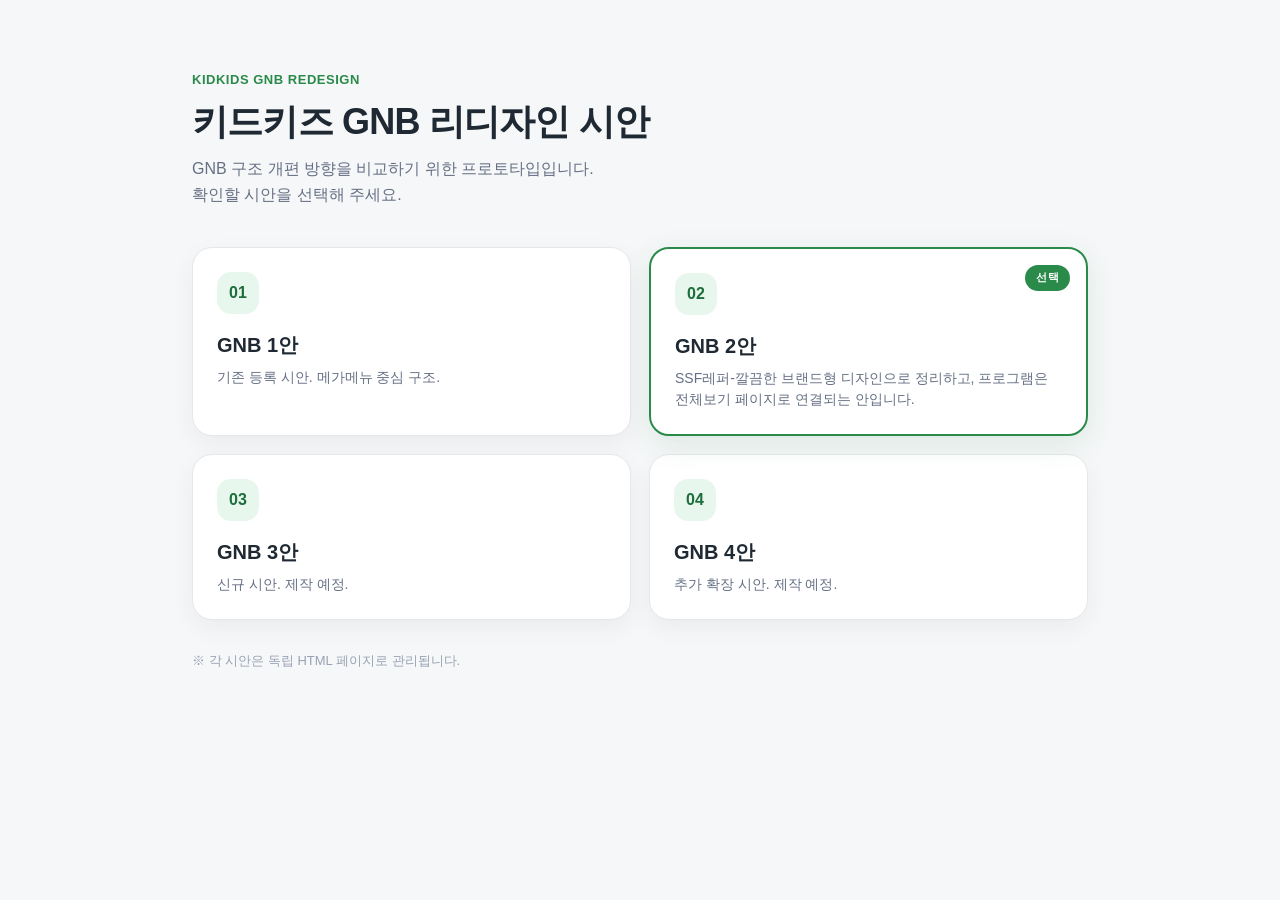
<file: index.html>
<!DOCTYPE html>
<html lang="ko">
<head>
  <meta charset="UTF-8" />
  <meta name="viewport" content="width=device-width, initial-scale=1.0" />
  <title>키드키즈 GNB 리디자인 시안</title>
  <style>
    * { box-sizing: border-box; }

    body {
      margin: 0;
      min-height: 100vh;
      font-family: Arial, "Noto Sans KR", sans-serif;
      background: #f6f7f8;
      color: #1f2933;
    }

    .wrap {
      max-width: 960px;
      margin: 0 auto;
      padding: 72px 32px;
    }

    .eyebrow {
      margin-bottom: 12px;
      font-size: 13px;
      font-weight: 700;
      color: #2a8a4a;
      letter-spacing: 0.04em;
    }

    h1 {
      margin: 0 0 12px;
      font-size: 36px;
      line-height: 1.25;
      letter-spacing: -0.8px;
    }

    .desc {
      margin: 0 0 40px;
      color: #667085;
      font-size: 16px;
      line-height: 1.6;
    }

    .grid {
      display: grid;
      grid-template-columns: repeat(2, minmax(0, 1fr));
      gap: 18px;
    }

    .card {
      display: block;
      min-height: 150px;
      padding: 24px;
      background: #fff;
      border: 1px solid #e5e7eb;
      border-radius: 20px;
      text-decoration: none;
      color: inherit;
      box-shadow: 0 8px 24px rgba(15, 23, 42, 0.05);
      transition: 0.18s ease;
    }

    .card:hover {
      transform: translateY(-3px);
      border-color: #2a8a4a;
      box-shadow: 0 14px 32px rgba(15, 23, 42, 0.1);
    }

    .num {
      display: inline-flex;
      align-items: center;
      justify-content: center;
      width: 42px;
      height: 42px;
      margin-bottom: 18px;
      border-radius: 14px;
      background: #e8f7ee;
      color: #1e6e3c;
      font-weight: 800;
    }

    .title {
      margin-bottom: 8px;
      font-size: 20px;
      font-weight: 800;
    }

    .text {
      color: #667085;
      font-size: 14px;
      line-height: 1.5;
    }

    .note {
      margin-top: 32px;
      color: #98a2b3;
      font-size: 13px;
    }

    /* 2안 선택 상태 */
    .card--selected {
      position: relative;
      border: 2px solid #2a8a4a;
      box-shadow: 0 8px 28px rgba(42, 138, 74, 0.13);
    }

    .card--selected:hover {
      border-color: #1e6e3c;
      box-shadow: 0 14px 36px rgba(42, 138, 74, 0.2);
    }

    .chip-selected {
      position: absolute;
      top: 16px;
      right: 16px;
      background: #2a8a4a;
      color: #fff;
      font-size: 11px;
      font-weight: 700;
      padding: 4px 11px;
      border-radius: 100px;
      letter-spacing: 0.04em;
      line-height: 1.6;
      white-space: nowrap;
    }

    @media (max-width: 720px) {
      .wrap { padding: 48px 20px; }
      .grid { grid-template-columns: 1fr; }
      h1 { font-size: 28px; }
      .chip-selected {
        top: 14px;
        right: 14px;
        font-size: 10px;
        padding: 3px 9px;
      }
    }
  </style>
</head>
<body>
  <main class="wrap">
    <div class="eyebrow">KIDKIDS GNB REDESIGN</div>
    <h1>키드키즈 GNB 리디자인 시안</h1>
    <p class="desc">
      GNB 구조 개편 방향을 비교하기 위한 프로토타입입니다.<br>
      확인할 시안을 선택해 주세요.
    </p>

    <section class="grid">
      <a class="card" href="./gnb1/index.html">
        <div class="num">01</div>
        <div class="title">GNB 1안</div>
        <div class="text">기존 등록 시안. 메가메뉴 중심 구조.</div>
      </a>

      <a class="card card--selected" href="./gnb2/index.html">
        <span class="chip-selected">선택</span>
        <div class="num">02</div>
        <div class="title">GNB 2안</div>
        <div class="text">SSF레퍼-깔끔한 브랜드형 디자인으로 정리하고, 프로그램은 전체보기 페이지로 연결되는 안입니다.</div>
      </a>

      <a class="card" href="./gnb3/index.html">
        <div class="num">03</div>
        <div class="title">GNB 3안</div>
        <div class="text">신규 시안. 제작 예정.</div>
      </a>

      <a class="card" href="./gnb4/index.html">
        <div class="num">04</div>
        <div class="title">GNB 4안</div>
        <div class="text">추가 확장 시안. 제작 예정.</div>
      </a>
    </section>

    <p class="note">※ 각 시안은 독립 HTML 페이지로 관리됩니다.</p>
  </main>
</body>
</html>
</file>
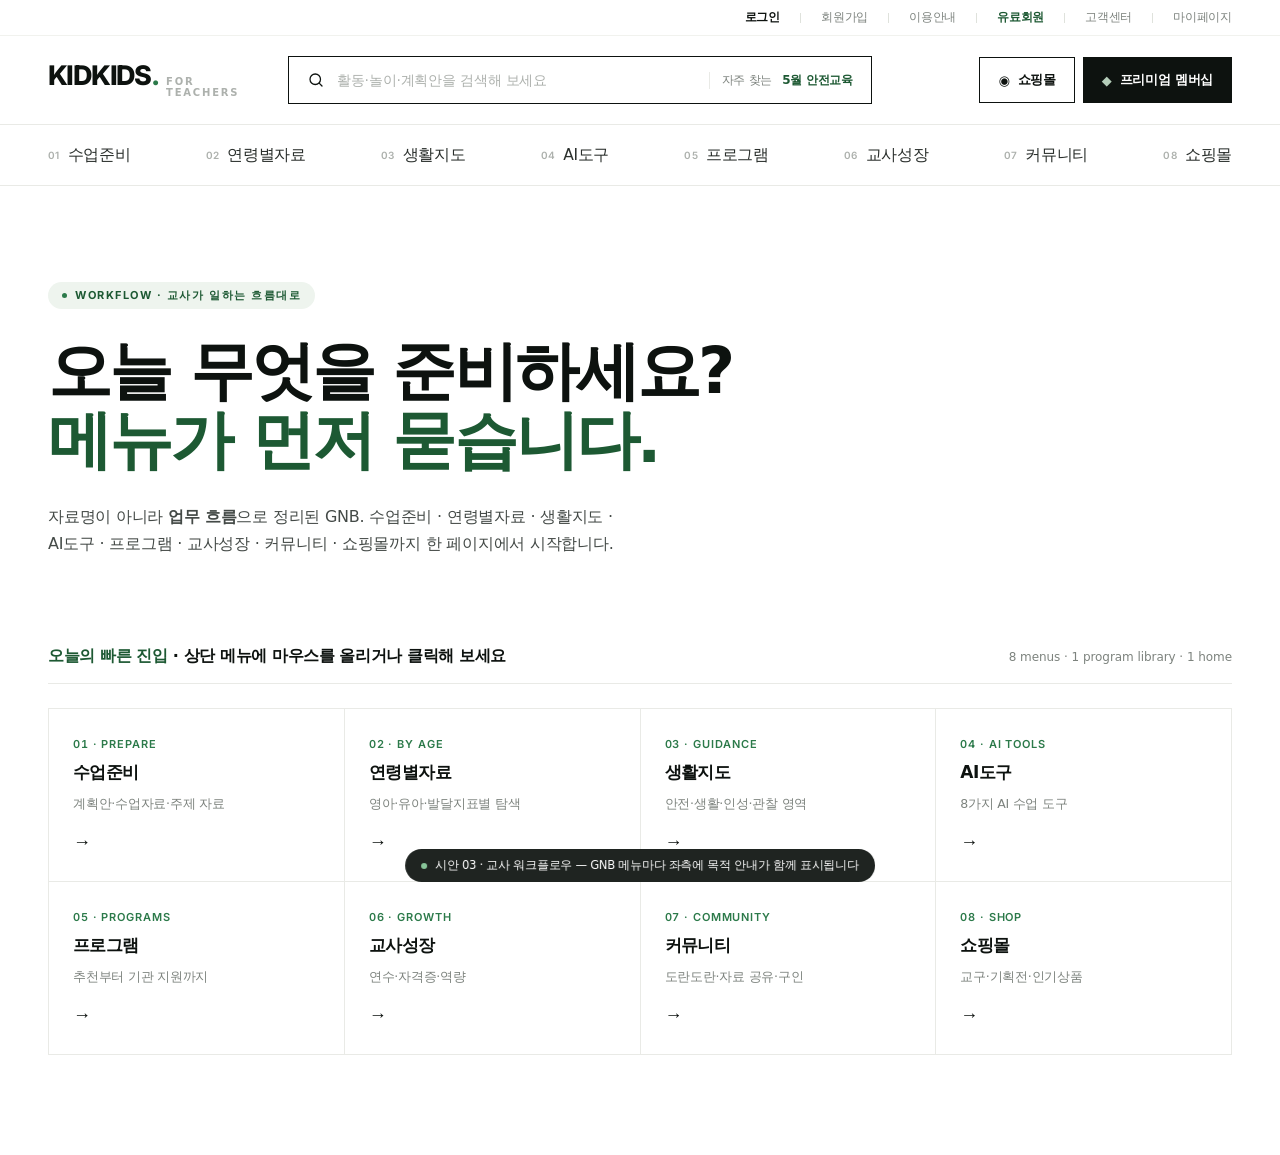
<file: gnb3/index.html>
<!DOCTYPE html>
<html>
<head>
  <meta charset="utf-8">
  <title>KIDKIDS · GNB 3안 · 교사 워크플로우</title>
  <style>
    * { margin: 0; padding: 0; box-sizing: border-box; }
    body { background: #fafaf6; display: flex; align-items: center; justify-content: center; min-height: 100vh; font-family: -apple-system, BlinkMacSystemFont, sans-serif; }
    #__bundler_loading { position: fixed; bottom: 20px; right: 20px; font: 13px/1.4 -apple-system, BlinkMacSystemFont, sans-serif; color: #666; background: #fff; padding: 8px 14px; border-radius: 8px; box-shadow: 0 1px 4px rgba(0,0,0,0.12); z-index: 10000; }
    #__bundler_thumbnail { position: fixed; inset: 0; width: 100%; height: 100%; display: flex; align-items: center; justify-content: center; background: #fafaf6; z-index: 9999; }
    #__bundler_thumbnail svg { width: 100%; height: 100%; object-fit: contain; }
    #__bundler_placeholder { color: #999; font-size: 14px; }
  </style>
  <noscript>
    <style>#__bundler_loading { display: none; }</style>
    <div style="position:fixed;bottom:12px;left:12px;font:13px/1.4 -apple-system,BlinkMacSystemFont,sans-serif;color:#999;background:rgba(255,255,255,0.9);padding:6px 12px;border-radius:6px;box-shadow:0 1px 4px rgba(0,0,0,0.08);z-index:10000;">
      This page requires JavaScript to display.
    </div>
  </noscript>
</head>
<body>
  <div id="__bundler_thumbnail"><svg viewBox="0 0 1200 800" xmlns="http://www.w3.org/2000/svg"><rect width="1200" height="800" fill="#fafaf6"></rect><text x="600" y="370" text-anchor="middle" font-family="Inter, sans-serif" font-size="56" font-weight="800" fill="#0d120f" letter-spacing="-3">KIDKIDS<tspan fill="#2c7a4a">.</tspan></text><text x="600" y="428" text-anchor="middle" font-family="sans-serif" font-size="16" font-weight="600" fill="#75796f" letter-spacing="5">SIAN 03 WORKFLOW</text><rect x="430" y="488" width="340" height="2" fill="#2c7a4a"></rect></svg></div>
  <div id="__bundler_loading">Unpacking...</div>

  <script>
    
document.addEventListener('DOMContentLoaded', async function() {
  const loading = document.getElementById('__bundler_loading');
  function setStatus(msg) { if (loading) loading.textContent = msg; }

  // Error sink persists across replaceWith since it's on window, not the DOM.
  window.addEventListener('error', function(e) {
    var p = document.body || document.documentElement;
    var d = document.getElementById('__bundler_err') || p.appendChild(document.createElement('div'));
    d.id = '__bundler_err';
    d.style.cssText = 'position:fixed;bottom:12px;left:12px;right:12px;font:12px/1.4 ui-monospace,monospace;background:#2a1215;color:#ff8a80;padding:10px 14px;border-radius:8px;border:1px solid #5c2b2e;z-index:99999;white-space:pre-wrap;max-height:40vh;overflow:auto';
    d.textContent = (d.textContent ? d.textContent + String.fromCharCode(10) : '') +
      '[bundle] ' + (e.message || e.type) +
      (e.filename ? ' (' + e.filename.slice(0, 60) + ':' + e.lineno + ')' : '');
  }, true);

  try {
    const manifestEl = document.querySelector('script[type="__bundler/manifest"]');
    const templateEl = document.querySelector('script[type="__bundler/template"]');
    if (!manifestEl || !templateEl) {
      setStatus('Error: missing bundle data');
      console.error('[bundler] Missing script tags — manifestEl:', !!manifestEl, 'templateEl:', !!templateEl);
      return;
    }

    const manifest = JSON.parse(manifestEl.textContent);
    let template = JSON.parse(templateEl.textContent);

    const uuids = Object.keys(manifest);
    setStatus('Unpacking ' + uuids.length + ' assets...');

    const blobUrls = {};
    await Promise.all(uuids.map(async (uuid) => {
      const entry = manifest[uuid];
      try {
        const binaryStr = atob(entry.data);
        const bytes = new Uint8Array(binaryStr.length);
        for (let i = 0; i < binaryStr.length; i++) bytes[i] = binaryStr.charCodeAt(i);

        let finalBytes = bytes;
        if (entry.compressed) {
          if (typeof DecompressionStream !== 'undefined') {
            const ds = new DecompressionStream('gzip');
            const writer = ds.writable.getWriter();
            const reader = ds.readable.getReader();
            writer.write(bytes);
            writer.close();
            const chunks = [];
            let totalLen = 0;
            while (true) {
              const { done, value } = await reader.read();
              if (done) break;
              chunks.push(value);
              totalLen += value.length;
            }
            finalBytes = new Uint8Array(totalLen);
            let offset = 0;
            for (const chunk of chunks) { finalBytes.set(chunk, offset); offset += chunk.length; }
          } else {
            console.warn('DecompressionStream not available, asset ' + uuid + ' may not render');
          }
        }

        blobUrls[uuid] = URL.createObjectURL(new Blob([finalBytes], { type: entry.mime }));
      } catch (err) {
        console.error('Failed to decode asset ' + uuid + ':', err);
        blobUrls[uuid] = URL.createObjectURL(new Blob([], { type: entry.mime }));
      }
    }));

    const extResEl = document.querySelector('script[type="__bundler/ext_resources"]');
    const extResources = extResEl ? JSON.parse(extResEl.textContent) : [];
    const resourceMap = {};
    for (const entry of extResources) {
      if (blobUrls[entry.uuid]) resourceMap[entry.id] = blobUrls[entry.uuid];
    }

    setStatus('Rendering...');
    for (const uuid of uuids) template = template.split(uuid).join(blobUrls[uuid]);

    // Strip integrity + crossorigin — blob URLs from a file:// document inherit
    // a null origin, so crossorigin forces a CORS fetch that SRI then rejects.
    // The manifest bytes are ours; SRI protects against CDN compromise, not this.
    template = template.replace(/\s+integrity="[^"]*"/gi, '').replace(/\s+crossorigin="[^"]*"/gi, '');

    const resourceScript = '<script>window.__resources = ' +
      JSON.stringify(resourceMap).split('</' + 'script>').join('<\\/' + 'script>') +
      ';</' + 'script>';
    // Inject after <head> so the DOCTYPE stays first; prepending the script
    // would push the parser into quirks mode. DOMParser always emits a <head>
    // (synthesizing one if the source HTML omitted it) but may carry
    // attributes through, so match the full opening tag. slice() rather than
    // replace() keeps us clear of $-pattern substitution in resourceScript.
    const headOpen = template.match(/<head[^>]*>/i);
    if (headOpen) {
      const i = headOpen.index + headOpen[0].length;
      template = template.slice(0, i) + resourceScript + template.slice(i);
    }

    // Parse the template and swap the root element. Scripts inserted via
    // DOMParser/replaceWith are inert per spec — re-create each with
    // createElement so they execute, awaiting onload for src scripts to
    // preserve ordering (React before ReactDOM before Babel before text/babel).
    const doc = new DOMParser().parseFromString(template, 'text/html');
    document.documentElement.replaceWith(doc.documentElement);
    const dead = Array.from(document.scripts);
    for (const old of dead) {
      const s = document.createElement('script');
      for (const a of old.attributes) s.setAttribute(a.name, a.value);
      s.textContent = old.textContent;
      // text/babel scripts with a src: fetch and inline. transformScriptTags
      // does XHR against the src, but blob:null/ from a file:// origin is
      // silently dropped. Inlining makes it a plain inline babel script,
      // which transformScriptTags handles unconditionally.
      if ((s.type === 'text/babel' || s.type === 'text/jsx') && s.src) {
        const r = await fetch(s.src);
        s.textContent = await r.text();
        s.removeAttribute('src');
      }
      const p = s.src ? new Promise(function(r) { s.onload = s.onerror = r; }) : null;
      old.replaceWith(s);
      if (p) await p;
    }
    // Babel standalone auto-transforms type=text/babel on DOMContentLoaded,
    // which fired before we swapped the document. Trigger manually if present.
    if (window.Babel && typeof window.Babel.transformScriptTags === 'function') {
      window.Babel.transformScriptTags();
    }
  } catch (err) {
    setStatus('Error unpacking: ' + err.message);
    console.error('Bundle unpack error:', err);
  }
});

  </script>

  <script type="__bundler/manifest">
{"11267021-3fb9-4635-b2cb-399b2e45b24e":{"mime":"font/woff2","compressed":false,"data":"d09GMgABAAAAAGVoABUAAAAAstAAAGTxAAEAAAAAAAAAAAAAAAAAAAAAAAAAAAAAGoMAG5caHHI/SFZBUoR4P01WQVJeBmA/U1RBVIFOJyYAg0QvbBEICux42jwLg0IAMIGrWAE2AiQDhwAEIAWGLgeQNAwHG2SmNWybFr3bBkDRN673bSyYbo5TbgdElRrMH4kw5aNg2f//PbkhMvAPVPetqkDOrGaTbdYdGZg1lEMrqnmwaSVlijphOshjMj05GEG0orLxrifLeNBwQok2raBpv96YujmTDYWrHG1ZwUwmz6SRpIOljeqqD+mQLwx08cHIzSbfs5v68JeSDUVS2CTylbr++5Qg+uO4i+p6x3qFwjvaDqW4Fq07vuEZ2DbyJzl5TVrLCSwe5/MM0tTrOlsjayxDhWO5x2UUpsKo5EFY2+Ghb78vbzW8vwCk16ghu0GZ4xMVhbLrvwBqQHSxkVFRo/x0AMDzRNP1/uzsbkSpWVJLwSuIJ5UzKWcmmQQ7dy9yYuDByq6Fc5rLl5KUeATgxISckJoP3s36SdD6ism5AM/Ev0wb6Il599bqiliLFhLc0wANAUICUYzR9l69qSQ3xLQxJDFPkOhf0UgiUindpv9wOzxt898dcMBRBi1gnwEW2lMHqF+/LtIZtQ6rUBedrsv5nSv9Zk3XNqKIDH7gt9n7nyinCzeXddGeu+sPbH2du4jc3f+AgEhIjRQQCUVK+IgYhIXRK11Eu9u50Od5N+svLd3OzJpURCg1ARKCFQtqgSAWCgmi26Vnv56of7pohmCbnRkTZDPGpKzE3hQUMMAAjASsxkpUBHvmnLEp040Fa3E2uvzNxW/aiwq31o/P67+qbtcJOn9ALQEmfmjhC8m9m842fzuzBFfyzmyMsPvRL32wxV1vR3NnKoJgiEYABW77GwEYUw0pwcP/nyp8hQMg/4Ty0mlLS8U9QYoRqNWHFr1A9Z/mSps5QE6JhOvJSlI+9yZp8jPJcmGTOy4QbIrZKwH7qy376irRKlY1qs4V/ptb3ecF87jQih5nGB/pYigWS1jOxjijUs2+0wCpgyQHkvJp6UzncabW5X/I3/T5XH5CAHkEGLQgtTqDpAOXmyBpA0iu1hC5ujLpqN1LOYCkfIuVHEDJgU4xvy7H+of0vfcrpcf3d9+zaL9ffp+ZxG4jhEZp58geuqgkSL+jzZs2UtYUGtbvZbazGxJr9G54SKhSREJovu7v/[base64]/3T666w5AQ+WLd/121993QfT9kR8f+cmR3x6Zdnn24NdP/4b5AASoKNdV99o8vmAkFs8UitRwlWbE5FAsWc4RWiQDAX4d0gCQhQEBEMKfKNR+rcmJ5Qc3ynnMPrzM5jD7mBhfxGzwgDPoY70JAR/NlouYsdvILTnXNdnexEOGBBweIV0fBjj/ZD8Oq0HwqOHtMBMGut/oVuBRhNz3AQP/uVuCojy94VfnxQRt6iZYOS61n3/UvTMxP9f7+Px1Lk6kjG0ib4wAabdQq565+0sY7pw4P5tbkZfvZ8B03FNSsvPdNeI3Z1kkh8nls1m0zztu1aZ5TXV3En87es63G9jbK91w8YcTLL4HkTtG/otAzOop18f//kiTkPQrbvvNGMBNpZb4dgKYzz8evnzm3TLovIhkaZcx/b+7dJ74tlcd7V+grrlwmP4dt4RP8ML9nrWDquQOfryGy05NwTnfOj7DoixTqkqVu0x5XH6eMwoGfe5Z2LoNLrs3tLfqoKoXjnVWcKwjoYQ8vwwtl1CiJ/celutVlY39uwJn6Y19tbsTJaXdrku55jOnkX/Y1WU9LOQ7n8Hseji+6g6nDMAZlgTDuR/A7eKYDxPun8h5c14y+Bq9XO08A2jbwPKajnWe5nR/mJP2E85Xju1bbldFX+U7/fzea41unZS8ug/frjQ8U/7Epcs936K09pVSDdNF8VjpOg7+jwhFRUPHuAze5/uxkfmdmJzCccuFNVY3tuV7+weHJ6dnhEart9jdnkAoysQTbCqdyebyhSJ3Odp5QY1odaRcr0yt0RtMZovVZndWVvlq/MFQLF6faGhqTmZK3pX+V/a+/AOEPgCCtdpVE0THyEKzAAKTS4hIV1SWuDcdrbYB7JlBBhSCyAhaPQEqxNo70LCoUhjosUqDEw8xB1o5mTCEpPmFDm4+YMZPDjzoj/[base64]/lN1gLhNCdJcAZAHZXMSfyH3OZpJALoTifAJotj6zfDWbzk55GM+wyrs5o9KWGCbELPihz83YeQpjThszZM+/+uVy7/jxiK1LLDYh3LVn7UwNEfLasWwq2C5du/MBD3OFdZ5pZcVyXK6TY0yorSwhiqijU8tTh8G6gtqp3M2bwyIZUiYmO/3hEXCZJrmCpWoIuU3WoUpZttOmZdExmSaR3eawWSON9/ZEsxQhhGBlUw16qG4DFmrb8PoRRfJxFtI6OvW+xuHNrXZEB3X5699pq43AYGrVYTB4cLlEUeHZ5hlyTARoWz9+0RJfwgFAAHJCa2IVCgeVw2v40yZeHZK+TFw1oRuob8X1aRwe/gUGw5aShsb6fIqN8EE223ebdSJKnX6svpKuHX6CNs2URsyv+MtknOnq9zP0lfzftz0rchryC2SdhTbF76rKYiBgIADfGAi9CuMLGbwQei+F7DUQfRvId2HXDTB+I7H3oe0myN4Bgs+A/AzEX4PsO4j/DENPQMeTIPoDAn/D8Rch8wrY/4GRN6H0X7D/D6pDMBxC6JAPE1wd4Ntk+AFQAOTiogN/fNjlG9MKxPFi9gh+hDCScMZ7NGU0c9bjrPtZ5oWgS+ZzEXOZNxxu+N20vVU4n7GMXXFftVwNXE2/jbsTfhd21/velsd6T/Cvcl9bv1d///UHvw/lH1GfUr9oqAXrmQhZf8aSAAiG0jssIrZpSeLRVKNsnubm59IQgIDHVyyXRXanrhUAnPp0goOIbvaMp1J8TKTHas9Le+BK3vKd7/y6qefj1vYs2Qs0gN2tvwBwo92S+gTk5UwagpU6Bw9Q60HzB3fwcbMDaeDejxlvOBOAwC/oQQC5DQD0fkPDAKSgAgFBAgegHAqAMcDHlypNySOA059M8xIE6Eg+lpdgQDlM5h8/2uw1Gz2FFAw2OGBgyV1mLgYy2Srspk2yLKZNVC+m9agod7eMwBJ6IpcfljKtUySHTKBcdYxn0bYBSqZCF3Z7iPxNGPmko2jW8QIUO2x+z0Purhf5FBkK1pvGAVk3Xh4/qBGjc8xvbQo5hzadLlVRT1FvUw2EodSDewyvu21iA2LPOkmKU/dTz1LvrURYMj/EC9wx92bT1B+YncT3xwDE5NOUS16baN40/0/90oDql2cE1SFNWFuri+ijW8n1e57O82PGh9/Y9fFLReX/VZ8+c6Nv+nn68Kn+F2vq0AvrpsY1iQfZe62430p73dF4UdxSb00s4i6bpitz2bLtbL20wWZvXMu84rN7rLrP6lc25WfkUrZDsGH2d4hd73MmK1OudGT7sQ9xPmy2P/kR4UcvtfufXJwqzl7XsbPGm5UH5otvwNUJAiABDAQTMqQ2FRpBaBqx6QoRkfEAX56Q8L7cGTAGXbgc3VhDeuJqDyDQE/EymdQqKUwONnCf7109+HSDXidfXHfISvxPukJaRwy97BvBBtOi5M/k/QDC1LcLErEuZsrtu8YKUk2IgdMQyvR7JHOO3EOEW8rMoWxOFY3n1OvjtYFStvt03GAYzLWiUG69KfZC8U1QcaHmyyOo5/BNLkK8nNcnUUT9DiKVQ6d1gNOXKXEJCw3OLQ7kQgyycVRXM1JL1sveGq/[base64]/j6Nuuj1ZGaRw/ULDu7xKBNwBFvypFkfo07ziDCGTakua8QuXoN/gMkpz1/yiehV+N02Wn7p8lHXdypkVZjh4SKZSgTazJ9z0niVPEfIZRVLq+TNyzlHmnZqKehI//vIz/TQt+gDx+Eg33TIatbnFXTkqXZEPcyJWHv2Vhucf/yjxO+e+St4+TTs4bjJwh6k2j7qXtPJONdjcJWuC64xM8zGIRtHQpBAtqV4lb+5oQYKUG8rwo756NV4bz9zUt6t7ZBD3ZCYjtdIp5gTnLPJfs79nzrlNLi71K5FvHTVheQlh/2hUfsxF+dyg0GiGkubgGOd6SaaWKEn8Gm+SZfcAf/ufJDirkbHwErl8JAlvY0lZ7BoXTn50LfVq7pNiLhFtZ3jlhI+WWOw48+yS7gnh5aKYiKErZgetABfKJHOlNquIxhQYD1KTao7OookGJEJhBWWJapiRJ0osk4KDGoQXhUPhvaWLpTKjG4KZO4Wn+qEBxjwRX/+3scSNgvM+RXQpbGI7t5GqEAmgViD9X4w/PDWANDZ8GtqPPTBsmuopJvYM43zN1BoDyEgf9R9kdqRJv1GZsZZxPVrkLwl/dbXGrKFUoskyiwPtGNY/gKlp/kauCaDFk0b+Kx9C70LZjimU2TpiWhY2wyPapGMOBdSnScfUOVtapLzY5TUxnRKgTNa+ctcm0V2FTbGlDxagmVJgbRxi6h0cfPWAIkSe8ynL7sU/YkZB8hSDxEsh6n2brJD3ntNsTgvyhTnsULmP2VSB5qOfAtR2cN4l8JL5GLTunMdQAekcAWX32akoZOgU7kBYRglc3VVUShJv6I8ZKux1ZNWkidkUAxyLYFRw2w6lJGXpdwrHI5BnXSL8sIrw1bxQskXK/c5jpC6pNFGDBppyIiMuAD41XVPgO6tPdA5KiS3NjBglAN2j2aSUmwOlw42c2A2pGyEnL+qTxUkVbjphzX2F/nh+/FLsnoNBc5dGd54fvJCBNT5c3RL3JaPLRhhHHybomAOFJhlfuJVRE42Z1tQZTdSUabFmB7vHDndIUAGXFzyBv+ow71RftepQYq3HDBjr0ol8pgamFlYs80nw0NYauWShGlKf27t07RiQW/MCM+VL51rvC8NP8oHdMfEaaqsmanYdjdDUpFGYcTkcE59omhC0tyGpTKZOoZ+0xbnPfz8uiyc7+JiBEOGL0Lse9H5w3Q5j7n+hd558SpIc2bX2Ybp7ju1GbLGDMStosZYEUWjWMSIDGfUAZRU0zc3X3RSnVcfjXbNtNqR6lbshW7Ohm1k32IFR02Rl07ykiUbSvQ/hUi+/vshKU4u128JI8ZKkHWIqv3X9ilQPNmFM7YR3jVx9yJpQzs1nukDDcH83FbOO2pZC5oqvkR5mBzYLfCNtdQbfZNX9Z4L1h4zNbyv6Kwptip3n+kcbSlemP0R7AagvQ97mY5A2Gcw9ZuFphHnqZGzY3O1soy3BXRdQu3horQHQQcUozGAGVkic/FkzGK3iqBiZte8j4cJ97vfWBOiST2qEqf7/s1dNNGI2KRqlwbkKk0Q3cTjlBRFVVOIpJpfK5TmMh2yTzbl1v6Temi4iZRMnRO88vW9QWGRFv/viBpeEsAqVQBYgpXA6lJgTdo5oS+B921OSspc39XTYcbuhJN2gc5ZRRlXjJUMncvVlzso+yb+Yp8Kb6NBw9AZTz94h8+Q0Jbkw3OkqtjkUhymXOj5MK5973maXT4iN4wDRznfvcd79vnJs7FwdSupFrrJI2GYoO4qhKCJOt1pdRPkM11OuH/hdiRoBWInkKGFma5NwIE00xk5QCJ9Y0+sL8kaq5gxMSpdPEi0KCDl+TONNtOAdQ45LiXitM8/5nEgAovKxEGWSEaMiRxDK1d81oyvFLaO0ZbpGGI+Dg2Ad626XT09UUYkSxzszKl8lBLEOY3S9LDXczJEf1+73xK2e7ovZmtGpoytVG5lttilYOLgxd7xG6j8jxfX46wDGzMpyBT5arq5wAA7cZ2YrZzdmMFi6P/NZnXXnaOYhTrAx9c4KfoexDHAsHMf94SspmOFUyVZWa/yrw2YBLGJp/i6SOH8Zcj5Pn0r56jCNtp/x/6FDhtjlEQeEf4Wg0PzifOyha2/7D/W/XznUDGjzoo2ehfIG+o/3g/s/MmdMx46EvH13JMR0fCb7Mn6gIlUMyZFoUCi5mQE8Ix/+Sm25/EyyQn5FzPPhGWf6U/I0yBKt7NThAc5lDyAGtGr5oRvP9x7a+3Xl6m4gWaNek7x/BwrVhfC4zeCA9CMO/SEWJTEr6+C2GNRYPxIySL/jI3WUcAZ2YOaR0YLf7lAKGHFeIC2YzdtMUH/rWd1z01seGz+jh9b2R9l4LuxL8axBLDoXkTNreg/BRuchEs7Cho5qtK8vjXRLkI9WobxcTSjBcqd5jVHGAnSBfkAbRZ/HpJpXW7Vu8dbaLF2F1CAlNnQQfD+YoRnLNjInKZkoUjnziE9ZBOJ84OPtZNstpbiMPcxgPUOaXxshNx7zZPwhcAMqhIgR6WdMxo+EvHsbzEzGJCd4y/wKeUla+DTA46/UVihSksPDLHih1UkAHAaeFCH9Q0MSi/95weEyMJBJBnLVt48/rEhf4vHSVx5wjqccZBW0BOKawsJwDa0BhQ5ATgzkbU0PJR5aAARHidgDzuhcfDMyDn532dWKuJ1pG7kxxznFjfXjsrntuoKkw5rQEO87ssV7ncNswt6Z3LYNc4mQyBeDsM1IT/Zdw4c2gZR24yyKcbZfpyUF8/BO4w4QC5ZrUo8GJPRkssiFFYQehJ9SnGq52tk75El2rCQ7/8BsG5Iv7KiTaUJbzgmrEKedujUBIXu4j051qxrSaTxH9/74ej+vMkLfUR8oQyNMuR1TYBt6+uJcXP2SjMBKTeqxYC2DOY2+Bw1oQXQ3tXT8seYE/hLdFuvXH5lQFizqCU/wTMP4U7yPm+sElVaOeueVzFJL26BMOBZNzSvsx8WHi1waq2lLfeTJAL4xjY4LrQ6Lj6/zI5URmETbmMQYNoffjaxO3ZaKPAhVp9Jy3epRIL6g+2kLR+ZoiCObbrjd1BaTAv/gHJj3UesJGy8SNlLfkd2SR5xmZxKnWnLZTtFbvR1syFMia23fkLxCWpspyC0YfN1SIXXUXyr3WNsdftSlqZq+1EeO75ahO2YSjtSyEhJaYslZ8R3tDUv0IH5jHrPSoZdyzngBVHwB79O0plT+kbZne+XBop6wJG9QacVoilrebyBnnORus+2dquJkH4liTOy8NDJaxW/LD+QQfXjAxhAzgLatgayUVqXnWaZkT/g5Ms/uvSC7LZc4lZlFlLTlZafYAGzwfGphbkb4Oyg1DnRwfBhq4RnB8cpoWmwskj4VKZRZVDSlVnkToyzVAxxNU5rYJEl+HnGiKSM1qTGJNFZW5jXdlArw9dWgRBA/37BqT/dvM/FkmHqS2hzozas3BtN54vxbQ7+wVEqTMY5pjCM22VMP/AI7Oi360Bnhql5k3YBtUbri+IvvujBJdlf1mR76TOw1dOKHrgvwETlEGCOn3CHAmqgG6MdcStxRHaJrkaLfq45VHab+GhJ+pQ3xBx9WQtqvw1VjBdNRT68nHqkTSU7k0+m8/LGD8+oB/xOfdAYe+lYtgihNdL7g7DIs3/V8Yg4uo/CjoiO9tWNW0UsVze+029ezD9vz/42pNyqo537t88HXS2nVKVzQNLB/ZUqtUS17xp///U5hj9QBHah4qDBNnz5yZfjBAKBVN9cf/FP3zuSJ7ZezYLPXmBTkaLVHpYv65XV3TG4aYgtZlLFyzb3ngssbticB6Wuf+4Zbhuh5Glzg3Dw/iS0kX3WbQcTbW/ISTXzGTk1eM8De3eoVkFnnlgPkbW0FDMHWfFumHPlJuJgk0kZaOLIQwO/sNet7EFc4f2BOcmVosrWt9A6VRZxguj72VTJzzinXDiG57ZbQNdHavk+BLNJxm37ZvKv3YVrJpbrm4usPs/oM/j1XnWLbDg3UBVOKGz1idoGustwrngMVyWIIW6JBpuRlBvCNfPjL/HK5mXS5fFL4PiVfGym5GhQJJCdVPHTgZXyO08SbK2OcOnZQfBB8clE79LBBm7trktfeyyHf6oXl3+5uaW27xyt/2yfIkTnf9qNG3ZN7nzRxKviN3/07c5K/[base64]/KuE1zaX8h9vjmHRZ+Ol566ME5JGZ+To9wTwu8KPsZzrGOaYnYazzOg4t62JyTzUfER0Cm7MTXRo76ueli7a6gC/tZBeLCIVbwhS4nnfvEf849OdwMGOjT4S8z9gSGUHqMZAB82mkCvZR1O/yO+E5oxu2VcbTEaS3nbvA98b3gvLtgLGftGCmzSjpkzKnGLzy+PNGPxk/I8+H7MMuZAeRkRkhQFV2KcFwqPJV/0jeVPUQPawyOLy0N11TkQKoak6NTWydpYOuIoRoCZShiiE3UEJ4mR4CNIX7Kbn7ydFr/[base64]/3qHYafSVQ7TPNSguE9IsIwL9EEjMRU9sgA04Jh9b/MLG12IM7qQUyLTcrmGPs48s5mCiC9e+75teuJ4sSKxvyUtBNGoXBhZ862sk1T0dIs7a/ha85ERg8kJTCGRlg1a3W9MUwcJ5keykmPw2fMqNDObGMfYW9qPbR/RiIZ++PnI3mTNd9MazMtpAXnwXxF1lM2ZG+H6K1O7JYa4qywidMteWzHSH0S1sZr4qg1zDs4p8C/xYTa/bQ24ZP9K9/lztPAjZwgMLLan7grPdq1MhsfGMjGy0mN1q1wm6sryEo/lZtypbq14OFNDh8SLNC4v1ehXLhdHx9ZM5AWG9u0nxILE8B6wcUf65c6nUyaIus7kvR5KQzxmMZYjAFGN08p1smkRkIc2eeq7n3s1jzSNLs6emI0lh80ayqKSRvID3AqjPcgeMR7OBYGpgX11SVQdDfHKRu7JOhcsKu7V6VNTJ7DBlsWeXR/EpQlzp7JLCwazUyaLW3mrCy3K/gAixqG4IJAs5MRXh/C3W8+suVeGTkzI+yPZWVlbLy8/je/[base64]/Iwl/diOg9irgCx+ONhzOXSe+cu5sp9BVbPFnaa7gSPnGuzpBtoP0P93/JiVIJuJCzsKLxXO0Q3GpVY8jtFizHi7QyykVypfBUoLMykxW4nOuyLV/+6FzrUbqdpKyxsi7T0iVKFoOhxb1Azzd7Xvi9zGvDH5q9cBwRx1VX7fhtOgqvglYYmVpdWvDYpKWUwms54c/bkTFRhYj/J1svB+zAxqXA8KmUSvNzqLfwpZFqPTUnXYpQ/z9iHtzIoP5sql+tOdUMYpqakodOa5Zfw2TOmY4dD3r47XB99iaxLuIGydHHEJ2bt+Tl2++xiNWFlbdnne9N7g38Hu036tfQhq3Erm+Mdz+bvPIvhPF2y/09HCXlgTbMGg8CW2Zp2eT65+1XPreTvS7g1U8Kua2+rfVHX1lbHPqEyxTnwNYKbcF8fpaNPJkHp+jKb1hC5CXqz+7v2gzE+9iY73fayNraRiKp31wtPCdPqVaY4wq9vC+/rQ3T0pDx5FRHXFOfQsFnzWnSpKD+v9Nh9ZldHRcve2obEdF5Fs5n9rkDHNejFs7WlkrWEJjtfnJsN1pHkazFF43nolUX4V4dWj3H2moYW490LqdWDtb0t8ot9x0THRZ2q6okUFU1VcGyCr85fbzvZ/7muXl9YvBy9/zTjn2B5yE5feCZ9xrU7N+GAVqpEK5xdLHCLrLhSkPdMeDD/6ZX88qgBN3aRVig5ymcfr2SY4FSnQDrjBX5MS9zDCD2U+Uf8m5XGjopOZbN+v/gtFRmVMlT+ZO6Y9jISM3pjaIfBF0Up8a7ZFwt8eJWDWYPm9xhihhO2oP9pZ4nMwZoK2SfansKZ0KIBtbSRUx5h6Y6UmI4E6lgFJ3C6PSkuvjlJO2JELSFHMBUFurWGIYm+e/VqGMnfiK4konQfN88O4Y/0z7XD9xGkdxC8viXrxTP6Uny1ciGAHgasT0QnI0QTMOoYNG7fj749XDG+6K7i31IUewjXwHJ+/VheS1x4XOMjg+LBDM+iYmsakVZiRSjKHIzED+PPnevsnU8o8NyuFM1e29N78/vQxyGwpazIf19RQjU2FbJlu8w7dPHo2uDw2l1q5VmvgyFmkMaEDAFCIoN0IJ78JKvkf/LBVvsd7EFiWFV4eEjVADHDNy2HRvELs9L+CN6+iF8T1LRkQXLxcR9mbTQjMe8klv3W+s+6k7hEDpO/qG08Ti72DWd5uLnFe0RbChRDx1qONx8fVnrDFp1WVoI9xs/huyDWOybLVCz8OPzRW7C3vKYvl3uq6S6ShBbjNHEg7dx4ucVUW3IcsJMxvpGEFHlxwrky4n7iYbOBiMgxFP2XYnDQtwpxeIx49MkuzGFyOTDe/zUHBP4wLDHRLDXL+A7W8TrNNYfOTo6JzUmm5yjOrcJOTmzNBQHfp1Td+0U5CpOrbO9csuJAumUqPdPovr39exwhB9C+T2U5Xyo9W2FaN4OGrm+i/5FjUYPOVpwrwk6chrPDcbHictQck9va1drTByyyk+msGHWx5SXnmikOmKATp4upLCJz5z1mnDqhB088fzCC2PSKXBzx7aKYGaPVSfzyvSPXHfgXoEmJhDe8wopT+32GUhwb4dlEFbV5ueMvmsQxgdpiA2TFyY+o9BPgUWK/KZWDSrdIQblmcZIzDOs17U9amjFQWRYNqDBzsI2nfeBy2Yx08xM5AJZw/8BlqqdrjkxzGpjy+gX8E3b+KD+LGJS3ZYilo2adYWxnbnVAJopq6YUE6DPgm2jG5jVjvvFbx/zW3RVQOr60gODnkGTsQXMvch42sditS7aHBLiFejp8diwCYUSO7ofY9VhgJ6dtQyTaBEJgCC+JuOxagC1Bv6nVvn6VATWEsJA2r/dEQk0AhVNNBr37Ugocj2IwIkfa1mdM65AYmQgKNSyTWgScEl7uTtqdFsY35p8z6vzAdNuy0XhZZAxz0/zPstzyl12xQaKL5Ww5tYSTUgKGwHfQEMOjllMpVO/9Lp6YMMBx8wf5wOHOcMcLDVufgaxRx2X1dOUI+BcGRduEiWq9Wk+dHd7k0GS//b/XrwhOA9qVZ7e7+JRl0wiZltGWJk4hticCHZyDS5JD324ZUZamNpEugPPGybS+M8e7do8O9+4Zmd4ffpz5dqZwZ++bSv7Trl38R+/K+0DpUAO/ATzQ12vRC1AMSAOACxZYjOQ5nkXZUR7OyiMPqFGlKIeWAFYlvaYHFKuy0arWA8BJYP0ckF6b6bDaaZ6UXg6n9owr8GXAonAEcru2ienEI/fLYHV7dH0RTgMSHHLSdywJiUUfssg1lDpg4QsAIxh5MdMY6tMIFrsR6yBs38QBd+1uvYUAAHkucJLdD2CdXoQXimkLS0AbNyzqU287MDt9jomtu7jAQkCyUQ9E7sHirAPu7K6jHnVxzu5A5YQo2W/VXs92qBX5ZNCzjRvdoxbgcO/[base64]/MYKR/pxJypapFaUV2EA06AaGJR6I1snlrK/yPTUjXcSEYc+CDjWW3p5vkWLVsVDQz2q4S2bjXXCtPpUs7SBCVDIdjbCKmazgUdCQwN0cTBxDzjCPx8Ief3J7FCAJpUoD50rHOtQZAZCNDa7lYIxcZZaChXXzy03f73KefclDTvmM/LQOa5Rum1BoMAD0Ae+fhX+0omUu5xw4NAxnXW7c08igtqoKgVxOD1US5bZLgbQF7zvC6yK8UmX1G+3P+ti5aQB9A+w7pUeNEW7rV/c1i87bfmj+PTjGbgau0SrgKn89f5j8t7TTQDSOC4mRQVLFFMXnR6EbLjkLKzklFtl7RhqFtq9+F7ngGHgD9lSTUmVK4HfK9bxa9VYJrRfIhVKJkKzlRupgTfywg50FdaVsDyRttmb/NLCPL+2bhK9L3wB2Ni3eB2NYVdojZcl6J/NgrYI9sG3FOjV0HmsCN5WkcFHLKgo22HBUV/[base64]/nn7VC+qvtuwuN8fAlzL9YR4MtEq0Bb5WVvEjhKKiooNXegkAuhIOAfPv0afwomP/usp73nm84BYMjnhIk+UDiQ54i75Fe5C8qVYqBHWi34J/BVwY3D/44OCD01EHS56XvSj3U1zRz28WebG8YGheTnEqnXYzy1wyKgogxztyiGK2Yoliq2MTsZn5g/iVTgrVKLay7bGNlR2WScrByvHKucjW7m/2I/ZEiUdmukqzSy3mWs1XVRLVMVZTzMOd9zj+ap1q22vNJX+lw7Pm8SI0reUuTN2l6aXZrijQnNylu2rKpZdPopkubvppQtKK0OrX+h8hDoBAUxBaCh8RCDkDEUA0oHBoMjYfmQE9oK2rHaN+AGcHYm+GbKZuXNj/aorVlSgenI5j/t/2CzlOdL7zffBldfd0DujO687oPdd/rMfSy9P4J8Po79b8Lc+BKcG04Gm4H94BT4Ux4GrwEzod3wQ/Ah+Fn4bfgD+Dv4L/N1bYVbnux7YeFvIG2QaPBX0tPhAiJQJ5G+aJCUPGoXFQ1qh3VjzqOkqCuo9ZQL1DfbeTQUDQCbYV2Q1PQEegM9AXMFoynoaNhuWGn4VXDx4Y/7eyMjhndMvpr72T8n/Gq8WcHFROESbhJp8ldk3cmG/w6VCkNXgAVKRAyQCTWaEoX3wqkRg2R6qBMoUa9KytgShEvciXC4/jXQCIRJkLPU2Z80/PVJ6JdkUcObXbL7/[base64]/2Dq3cBJhfWh9slGWYJ5zuGlC5OmWaxtM6comEcUF2XPkDL39I649qv1SuMgeAWtDUMe2oDNcoI2lTJMx4xrL+KEndQRvhaIBFAtPjsVN2ZcajWHTYjVgEG6f68zOSTg9b/Z39Q8EeykZ7520mUCKXyqWbMpGyGjezGp95u0zUiiW6MZom4eegZkLYIxm9XlB3L3x+zZry3qhxcATBvw7CMrOzW9zCOTm4bkknLAAP0wxNAxodLRdd0ny7qLLy45D9z0uun7jA58McN7g9D0andHVWYxWmWyroQtIiVqF+M8onDH63r3cHbfLQTbnz7Xp3/b7uZyH+x98ELvaA3INIP0oJSOZGiK9fG0vWB7m/VhXyjRLX+6ERS3p5tG8NczeAivnwJON8511kAsWEaqhoKhDzQm+2vlZJrw/I+tK4vKbUjYEn1zWrN8V/[base64]/1C1bWTtIvRQirTTpSLedtnSukC+r6QpZ/ASK+VgigppZrXW0kBKHlJxqoakBX2dhdexGXiNxOIcq0uoUNC5LkiTdsKni5ztumLe1ENFu8wjfMvvJzzJ29+OB72M9SDLgY5hKcnl9P4wyjvmd3qxCHIk7CFYqixo1t85HKOAMWWpW3AwFHpe2L5pKJpK9MtxlCE4bgh8FYo0BPBTrSmo0uCUmwivyXXHOCyum1/OtYkSp5RxOfg5LjDZndbJPO3oWzfavQRmfZpEtiJLeqBIgGOupX1hkiA15g+vmlRQ6InZmfCzLnF21Ib6XvC7JoZZR6RcAtUlVeVR4VmJZhwOW5cUO3k4ugsKQcqzKIjp6/WKcUiRxETFgOuK19LItMp8Uqi6lnGrKmSrtOJ9KnZv0r32gmpy9C/YagkoKMbZBaY/XoM1FrmyXSv8pmDFHDVORY+D3w5juOALVR9aVinAouye8aJ+N/n6bZxyHpPV0u+TsCfhdauYmYCvcQkqEkRIoJtcR0uJLWb/1qdev4Vl4NAfJMdbFA0ve37YZ/pc9gn+gKOX3nZZX/wNX2Vv4/vE6fIAp2M+BM3KU955HDYGOCphRvngyezHjyD0cgQit0aDfHGM2JT3jmg9+kSNDwbNJWGQbfF/2thW6DdL8yWXgZhanMizaJTKbkG9SuU4syzZMb2r2A/Xq+vonPKZkxd+w5sRm90zJiaw8flxOa3sD3koW58QyvJYW83QJ87DNDvLgQma3eVzYSIHRCSox6bW12p6cbrzXdEdpLyUDf0K+/d8ydPHqlRlR/BThDrOQdBlbwX/zjEznbc9sXXOiXW3UjCwpLCvDrF/NeaXHYjBPxqPxDpmZBZE4UnrrNWZ2JFvt0ajDIMkX7Ba7VwhWStRtOfWLcESqN5b6lh2jEAmLa9wqlDN1mWKSl/T/T9DSl5fRQbfx/ovwAMNV1ZDQM7iSz7LD4Mi01xlWRsNLWK2kr9G8lkebHqnNUjHfCgH/kZVcIBaLQKmDwNTI6GoxpawMrkwBti3Pwh6uXtXcTL/Ms7f+6rrGsXEJsuVrrtRAJHH4IN0BmNanflBHYvDBiwqSjQr+5yrdkpwQGIW4QkEvO9iRx+gYJS4/8+6QeFwtM4+5BEQGtmnT/29Smdxyr8klGWJ3WWpdas2oSZuP79AbEv4JpQyfYswh9casLrpjQM26vS0/v6CAbXsS6nIhDHv0pmky4wv7E5TqZlWkLLSQptfIE+i58W9UJL+uDL9cJsNXqOsY4R6XnbYYyTloPDysFua/11s9smXzfF0q4Xc2ED/R7XMMARl9b1z0Du/3UjmlhKdmF54mmoOVtXeOzN+rNSqyLfHW5GQS5WC/5hqxPmtIJF9dKrPtrCTFuJJGWXxVhp9QnnbzZGC7ktJtSx++noEgy6qkpSklWTP7usnmdDg9Vc7u3FR/RHkIPOrogPXlxY4fO9HjOd6nZv/XaMPqugzZ7XlqSmEKqQz9Zj92UCLZzmH/lDkOjLXRaMk2ljiOoHpNUpKdNe9c+8P9QR6GF53Y0+Z2a1Dd5EimzmAqMGGaYHiYyhBrFie8LYGDpy0DXeceLH+2odq2gdRpgRIe70O5XZ6Kn9T3CNo/nlSHP3wSypD9hXcnqeEyeZ/Y+vSjEC+YAnhbLVmEC1hfNxweNGJ3JNEgUaETLdEbRw/tF5XmTtSmYTHXFOE3oQ3r5ypRiuk+jrSaDcVuZlwO6uhc0QU5p2LXRxbux/IaurCJmgpbj88nEr+O+f1hOGaWkkj+aGlLwG6F15P6XEzXj0/5unBGl+Ys+/[base64]/aLxdLBHxbCLDDDF6m8/aioBqrBLFktqqhPRaenpiD+NTINULx9Vyiit1KuFhjpn5uXPCQoEpOK/pTV9lX4Z3IVe98YbgEpw2xlEx3PI4Qi6qdNNNCH8cHY0tBWFiAjkdxo5MwfXps1H883/Twu68jz++nNBDz4TjCk4FJjW206p3j+mXgWoslN7fERF2Y10ELTy064x/1ZZt0zkdo3nMxp+JHl4fL784ncD/mIE4bWUrhdtLOeK1/C2FXk0ornlWSx2sE9z2knm5qzDnq8z3oxp2QSjdWaSCwB9M9q3y1VnvTNto7Jhc6cnvVN0v3lE2tF3MUTF1fEvOZ7hfaKDNTu+247rtH5XKYXO6ZLHKk95oY4wQuLzie31NB2muJTHutaB0rwG1kWFMmZsuwSLUGnK3w26D1wxcu/GOgMFQd7XNEqzq6QYoIrfpO50r7oI95ksm01qTkq5YjI4FpJ1wyvLAGzJvwsPh5XfaG7r1DVcfa+zk8bktRbvw81tpVLEq4+ASFIqVXQxU5bz9ARKYDfkt2FtEhyq18lJbQfOSlim8weUs1BVfiM5fwW8joYWiCaH3QDQnK//[base64]/LWUh0U5Gq8uK1cAB038SykI1O/C+46WYVyoiMI4X9TrE10rSYz/PoqWOO9kCND97+uqsr7dE2K0gw/29AnM7FwJo58vO2acaLxWHUkOW8hEL/vMEayfY5OTw8KN1a93rAhw3MsyWU3r9o623Z9grCICP+xltOb9g5TbQaHCs6BIUgciXqDYUToJhCkdkvjtdz95JH7sOkSi7xy4Rk9Ez5k9v/[base64]/F/7cyoKnmLjh3DfRw8MQQEIzNLUeZxeT1Rudg7l5kOsNbmsTPNnesFmUnHfeDSoMwalMNHAEqWJtTNgwVqlxSCvFoU7tYxDZQ4YmJ9bQWu/3yaRhACkeImj09Fxkj5/oHIvE/33wDooMwXns1mn0qKLRueMEq3jnQUrmTNQPSIQBCSQL/fvRh0GjEVPjcRerUqAEHvBSc5Px94i+XG6LVu7e/lm7fBRosvxU/gCDf/orVlb3ngtXjNTjGIwZmUHf5OIR8dGLEn+7u/F5DiMPNg/iDfIFuQKGsCU70DwWVkIEeQbxmZIPBQY5blbAwZ5aKj4BNk3Xa/VIIywgDjtWCZMT9z8ds9jKRzvym4IhBYxTDLHD1Y+A9xU0OUMyPtyY+wgHRjQFPBMc4dRkMHy9kePRc9mzk8fjwdXGVR8+9kBFUhqIbx78DdfsI1Nsz4/[base64]/KweG9ZK6huTuNwVKTpS20qLvKLqClNx5j0gjzcurljIS89o3Zt47fzP1jBWWkPWqs1QB0g6/Bjv49Yiy+RZ6xj4u8Zd594+Y6QjFrsu5QRB3J1fTdMrF0eWR9Ph7Zi6s/nL60mQs0UuBsB2nitCKzp4t1Yfy8zasYTtvMZp491soLGENfZOKPMJjl3gFiAVH7qWBRzS76CNG3uRcSt4lPBIAl9LK1bGoO5tn5NcSzMxTkIE4uMqKW6KxUXARwskRnrBCKqAmrhEuKZWXUObKUWMHGR0Mrjz7tQr/qxeHHRJLoVilwQqWXjCjr25vq78uiLed9eh4qvxMPTP/OYk8uYuKEfoCbVrmysWuV5GgTFbtrphNmnPGHFLeCcNhQ/Wf42lLzWZTlq2LmSP161/[base64]/4wu4PCGJIH7HHSBdE4EiROd6yijPRvZD6lhpGlxxnxiTy/kYULdsuDMxvArBCXEAmRY5u8PUkJ+al+ZzrsTpuViGJd4GNTdpy1TL+TDAyT8/7s5MFD/YLpZ5obRGJxR5n91kLjEs8uebWbZASsPymxi13GwO+TOKFnjDEgcPF9ueriAJvxvua7d0XcFeIrbPJk1uLlnKc3LIGI5Zu4Tzb1CZ2os9phQmFF4TK/ZMDKSiyE1XywxBM16u5DRGKY0q5wf6tRsGfg4YAdnNGacblXEYl2pmjJoeXvLgwcb38queZphUwcTl/LUUwarOqVMxQmUGjuaXGbli4z+gJS71NVZ4rhk4NyYbZ9vzDkGrIz1aq4UhjTQCGrI9PrL83Yony7ZaUtHUpRg0iMggMegVeFt8nVsObyhtRWbo3RdJmg0d84LaEoqEmRsA9aJQ9rcUdB9X+saPveTh5pCT0v93WOj9g/kcpXARon85n8Mq8oiOpkdmhsUoJbUqZ/[base64]/4MV/Oj28QlOhfdcfAT8eshrncNNgqO9lKtlEZ6mW5AFT0biqlzYaGEumjHcJET2/Bk32cA05QTRr0kiHiHapQtJ+EcsC0O7jF71j09VU4yo/GOdLSDOUX0c50DrFtig5ZzFvQYmRMQRtvI7CIgWWliK12ocU8j/08bcdt5Vh/SjIrMzL+jMej0XDF9jSHr9AkpIewgBFItZpo+ptHTCYJUY+cJOlpSUgcw2xTl8wB5fvtlc/5WNBI5XHdKScghqBCdkQLKPRfu8095/5geIBvXnNKZi1m82EbQIkvweKSpq2DuKAnssw6JasITEeLZXK1unbmo0J3zM83TarZLDYqSgSULOf/aTRONNbBqtFPTmeNjSAGoKFxJMz/EvUy1Oy1PUZUVom67JPWqvtV1CyVe3pdL6iU9pE1+N4w9wllSFbPoYUvtbBWW39Aziu8nrDmHVDY3FCIbJjoEyMGpu3/eAZ7ZZcuR5WeYJ2kz/aApdhOYPNBskyKFZS2pAxrlJKwPQa5MQxJV9LRBclWrm0BsxHYPC5yMo6nY/ttNidUjRq9771oQfcbtTAHgM3jLvNtSufJ/pLCLixQJpXE/Zok/VSo2yXk0BGk1dOXHzMRBVxGQ8uVV1LOCj7wKXHQo7ZWjImzNiTnKcTp7q3BvZV0p+0gLoijZbmftCkoE+qdl1nHyRYNxPVaqU6ketRbw7W8PgFNG3KMZOKw8+0rFnQyunHXWM3LB2CCSwsEaVftIWJ/vylXoZA+51xSfQ9kqiGIUmVREnuVZylJzRtQu3Vlj5Q+v2HKxvg9y3r7QaLH1aJzcMDCCWffHUbAxpcUcv0lcHDBgekfxGC0FWoTf/4jzPrM39Pft6Ir73t9/H6v85T+DE2Ocmb2i6VGF9hh7qdhzEj7zTCz8Sk6ZAqhJ3KoMoXlVEBJfrzbPe1VSahkyj85+t5LiepZu/9KgkH+gwO0y+rxU/[base64]/OVFf31UQYmzbK9MNMaUibhKGhmkPIbC86AP3u/pcORtNzHdegyFDcBkxb5Hreu8zzHJF+37+0/hJPMPZcLg94LcBJd8rDyXmYcY8SrCkdejHYGhe1wmkmmmwgVhkrUwHCwpVUJjyv/7iJAE2q7uAfF7H4JxBgqkbKTda0+pu+q6CNhHwRqp/lJs1MKzHOI8ecmLmrSDZMAWRqrypnnS5h602h5m0Ua/tiLUJ4/inH8TXTMTmbnMphXjqgMz84K9y/Aj1l6uJbKbUrCwdgIUzg6kqiDf19Ej1RrqrhYkrUwOii3YCK1eFeQgj3BKu9QefiFHE0kSZf+teHZ+lDobyJdu1KSxSX8A0FQwKK9xUpiAamTyq0c8AJ071+DB8ZpE8udjgoKJo3t4fhxoTzR2D4YYi9LFwdOk9xwWTqKLkA1SC8vF6MrN+puCA+NIibX/aAI+/CMRHwx2aegvufRzAhIZniV2iX756u+vzSrJ2mxd4Z7lBjuEv+IG57Mo6P12/GB/3U6Gh6Dkc/7Qlq7ZgvtawOFIhnX9YSYoGhi8xi58q9xjs4dNEeYlO8Zsa6Eb1130PuJ0sUwb6HTBscPpWnh6Nwx8UUtPqv85Uiwxdk/E4betmOW7umPxkx7Ouq61WhOKbzPORZv7CsmSuU8W1+Zb9mjehH3pWY/i1cFnNnnjIvELJCuwlnnXYsRvCPRgtqG4JwYjw5wYDoj5cdIHlrzz20rny/Zfe59FFBy9FXEqownYvEp55WbFo+OfDrEVLf5om8EKQWUNniNNud4cjTjPIJwZ4l9mXzewu/+JLM1wwbHJQc/Q9q9mtHcDolcm2lw97vizleDYNuVzxJnWEkJSCGC7VMpZsY/xsdVj+t0VtIGBLhobLdSSrWbOVZphrZ8Hy8Kd/rHz6DVkZYt4OsgEX2q7TnmxEYpZZfFFeQAf+eSPQ1Iayq+97MRN+g9dmjZv31Ge0u60e6uCKVhVXNQI22R1nwnVQb24yFKo7chPju6Fxy3DVdXpTWsIs5uE3BA0G81jdDo/JxOLN98pgKvVXTsnwF+dnf9nMHs9lptwZYrJoE0RkkZ3V6epXuHPPkm1KlYnxU5b4lk5Ezf4I7MWU4nC+1/AYZCXTMdqcqZsgz/mTm4PEWvDek/tR2GMorhPQQSw0aJlhnabWO7edXLdQF0uW5LAnNTmRxMoM/954Yk9xVOWihsWAN9OqsDp8GLu5aw4/[base64]/0okprzQkk9JBtycTivyQLMsdt1HsOQ22iYGVCLs/bWt0/xickYK1l+/[base64]/[base64]/YITUn9rL3T3dvi4BuHndr7Xy1jcpnCWmloWmtmoNm2H4dllGfNCjg3viu0mHaueeWQUlA89m/WQjaiChgg1Op8QYm6aLoBp21Rp4ubhd4BAGkuPhdyP1k1EnLCFoIWHjg2ITPJYCc9xZ2BqJPic/5xg8wO3o5b+4LZNpLX08/ckERbTkj4W7WogpFUd6Je1lnJ6l3/bDoJGhOkMtU0eAoJ2DL9C/YBl15k/FWIAaf9BWL3nyURHrtuW0hnQrxgKYqhQ3dyitZ7d8vF40jb+0TSjtTbzFZuSO516bpkcfnV+6FbPcAk2b1i1e7xVNKjDYM3KYW3R8t29CuOHjwjgHPgDqnMbqB5IwxFNJvoceSZNfWdPb9ZumWl/XuFzeAubInK38nDXFgLMcMyhYc2q6o0GlVjppSY7bkalSolh/WA+C33kxiX5w4Q+elh494hkFoY0WwpQDw5i5LX4eO+5gZ+dPcMQ5AVhDajfR5nz8RPSWLSFbz+340BU33G0EXG2qs+lBJWU9s0uFyL2VeUkPUn/GmOmSW2XqyusEFLJ5eD8L8+/ceDKqZJcOUdWL3CCKCwdmmx6xxs29U/hAKOFeVw1moKEy/Y77xVciwzR8iGk2kuTG0HWmXSZSS6vsa51w0TGU3I2s+wf9u3DSR+q3n66fg4+Y6Y1u1TwltOMoV+K547gI/Km5x2uXeiDw81Q3/QbTzVtAlarN3dPa4jyO442HY5W/LdXObBeabCF5TfKy5AWoWGUYoZczYipYYkBNVa8uu2kkoAue5HSJKF4TcirUoi457a4BEY1hLr4yObFvRC3uWJBRSx4UW7ETWh4LLcE1JRdty1OnSXLfuJKtpqVaVmoT6AlcwUzNoegtO//bdz+az2ImrZzMuyT8ybEbfUqL+TxTQGpPrMYui0m/VWmiln1yRzbWFGzQH2233LLzJbVrz4qv8i87LbZlVkgPsTrgFcogkyn05Ra1gxBPYhEEDbPhaxKhvDvyYsls8pEKooKuuNrpcs/icOIrI9TKEXQYZHOlVNz626ed4p1mm+o02K/[base64]/l2WU0f+/Kssm0QgJ8mzdkGNeLlqaKqohZkyPt6Yb8HEaqiBnsRQoqGXRyzcLifk/BsueI8WUh2d49+2Iw8fWPZwtaJDoEEK4KuseNnYlJmc7fDINayhvu6ZlBvGTVdFKxrmjl2EP6zYZ2nY4RrIaZt8oBLVEcGGmyZtuuX5EKK4feapGyHjyySp7giwsEDjDiPiWyxEVWxlX7RrVMUi6L4/vyBZfMdfPkYr3kcrzgCBBTAHyO3p3Ef4Mea2OMg69CJhe8X/IXLbqCv93xSWekILddqWjQyZG/nSbiUg0VlHXKmn/vz4+Ukh77lI3V0vM0Tf8Hel9lbXxxiqv21Up9mGHEfDzDy/UQjUswWA53yY003Wzql6uEaC6bTw3N59OQq6L66aX65hRtOlS7L6EhMNurjEf9mWxNLwqFgyHvXq11qg9VYhd7WJXGNUzHUuWm5pwEf12M6rnb17iZiWnpaJURtfj4WGc2hTwY4PkOQnCzmrhIOk+qAKWHWtb/b78waV5FaeH2uGQ8JzNwBzHeu9anDcr3KWqlC9cA5kMkmA03fM3q6T0eCdYdP0n/JTSAzxVWsLaOwprhZtJpL7pL1TBP8mjXkEU5yFWbpJ7cKg6zkBeebHDbycXEIvUSGjnf8aZ6Pcz/UmNqIvRCYUIqTX5FZrizQ3SuJSUaCsCzbu37wPZXH0E/[base64]/GqXGMdKIUu28VJFmfJe6gtpy6rc1fpjDnYywBp4gJcbNSkkFSzIb9aRNLg/0yXYj9/Mh7d8XbHnfrFu1fbIoQp2WGKdnE2dTUiDTiWHNvRaL3FK7WG5sRIAeVyFnAm71NigWSaaejfrkkf2n7v6u/[base64]/svBDtFh8dRW6lvXVa35dnXLUMpA3UxSE/GpQWZqQ3+45awUJM6SjJ3HmVNn8Vn93wNM9bFy2v4oso/HUD2zMPOtW0xHUuixZCBKMz4OyVKAXI++q0wttUoRXaefkg3ZHfoeANFiIIqVzttHuAjpufdJLfuu7wNN/HBZUxNeceHzjdofjY7pP3viCOXX2POiV7+0fI5OBpFL7AonVS/sJdZN+MpPumZ7AQKU+elPFHtfsBVdEHWglxD1xxI5amvJ4pFTJh681G8rif2xzOdKncvRibckCTQOjq+vHro+6HYUvhBpHQGzBMV36s0a/dZp+qZaFY8mF66+vclJrS2pnTSZzsFWz+bJI/MLQeM3bOhTk2LAey2hzR88DAohlyaGGHrkeZ1nSMycXwMMUFFD4TWZcDugPJiMjDdQa/NdPhuK6KcUFveuWlQEb3F6xMWuViK9qL81Wue4+1aGUlwd9cUbIHX42h7y859ja2su0LM20hyw4JqqhTvXSGyvNp5EppS0qu/mBLh+VEzpXavKpDkkLgfsXaUj8r5ZDTfiODj7JwiSTOpo2l1Zy90E638ROxpPeVyrlGoPiihxms99Mjx1jtvOWeTW0se7kRqVF7/v6mXOC7ubEDcIIe5Qz/SiqxL15LNiNNvRWKvG0QhzsXQlgXAiGJMWWL4DESLzd/ZpegVCQT72WiPHi5tGAtvMuvAJCBBETERWjw1UCjxMvEYVMJemYEdxbabsBFYybbGgNa0V2l0SZpe4vQD+CXjiViz18yO7nwK7kJYc7Le4OdZwsD8Zg4jFtq5UnHiKD+9IFSzxDEOvshDmgMqigrQo1DeuOySkx/13XI00xYrDqA+b+V3jfEZr0caVbf2A6ifCksHinvXEushmm9AlF/35o8juEKiEOKQtGjSARE8exjZwu67L9+LRzeVKGlZSCaOKMKxKWOYidbRM9X7DBmKnRMC3g1m+WGfglibgQ72QbWmBOY315DddSk6va8ySJotZ62PL6cisJj9MLJZ8lWAx4/bZlNC1K3TqQLS7HSs9GZnQ6z2sJU1bWVandx4+ta7HBgLlmso6lqQorJQ5zZCW06HYLVxvU1+pceermQxQEAqmJ7vgi5WQfK6oOthdAoTZURggPRMNreQdPe9eu5UbD1uT/hyUQWIaUubHfqixbv1rfXWBKYRK1khhtEaTXuAkppdHwjuw+YlG7LWejYm7ApnMb9Jc7gNFb3pJa3LfnG9eIdRja6s4oobXvmJz1JXW1zKWFjHS5CcIu0HpW/[base64]/5wxnOB0hCQqEkAOcZp8WtfkldrXwOSuM5OKlD3/NCW6JgrCPU4ziHRixpLD/ye3p0/EaA77YKtC6rolEClEgwKHs+2HpYZrwmiFi4hI1fQU5AvT1g5+47Y2Zu2jAjdVarRpFbUpuFs3c+8+HbnwFXDA4FnlFZAFHwEC32GUYlvGbYD73G2I109/RzUWfzXKVOfVy6iiNThjmIMHMbbAgecKsfmyRlwxbBzybMDWvudX+xYbxccRY3NC5V0adKjC0NaKx3Kjab6LLxM7vwUV/1rEvGIu10/Dd2prDsabTbcqyHHVQ/[base64]/o3al/krWKLsUYI+S8X2ZKfnImSwGWQpBiQOK/p/jLIm5srQ9FtHy7KEyVNSg/clmNd8iKQhfqg1j1kAQ9XG5PCY105oKdKptpqhcpc6sqlKpwHZyn/PsUZ96ocVk0qmpmn80fcxJb2nuhPSKDuB4gTN1IOwXRw4rdwgVLUAyuK19Kyzhd1RwsUAAQaUUNnl/d/7AU+7jdgoTN0IlNC5T0yI8xBhmWZXftzTBFZNnq71TFUa9fgrdvWGcYx/NDfNMHuMGaB0GuM33uFP3tNk/bdJFpGgDvv3KZFrJI5OrZ23yU3BptOoY0PhLONVkck01aZxCGDU/aj5svN0fDs/TZn4dn3p1EvbC0hAFw17DpFUp3tRRqR8p99aFRNnviTguGC0PaUmhSjpVKE+o4h2GkUNWMFHBhlpvooaCcU4AQkLJZ5e2rD4lsBctYfUHlE2rtttqzOOpWe1Zn11imodPm9i5GJHEQv2sqfPCCbTZtmzP1H0jgaRk3XTo4SFDn7Xy/307PAoz2mbOZtDw7qUH6j/G5A8jUPKGsC+JQGpjMRvG5XGUxKkg33DTXLPvqYPQ6Fj9TrMs0R2I5K2g9+F97bLDmLekd3glHSIeEhbcSjofmpku6VhNVZko7B6oKjwFF5k0PsBYqQzljA4U9B2pzexyDZU5jfsrtYDnL+ReSzPc/99arjsdK+uRTGaF4+3jUWCIo3jUb29ZQniwJCIoPBLhZeW+TrLpKoCsWUUof5KnB2Kv9SesDkxj/J398CaoUarm6qbNhPHnxrDGNGDBvkYEE/n2t7VtkYRufUzprt/ityB86wtO+opy7OxhXB8nOkmpAKFcUCDK2HS7Y5mtSsqrpRWLoI6aV7Vf2LZi+MtPw2qp7d9dAR5D2TVPuIso0C2cbJs0gYyTcUWY+9K97dE5cA+ullF+6/aWCsVL2rte96KW22tM42rM09bpc2AGjZNBi8bgxYNDrSkXkgNthxJB3RHOMLvhVDyvIk+uvjdbqLem9/5bEwXpq/7D4EsWkfX/vCjxrVKAmi9OwWxXJVXS6/USLtQfH0hxd7R0Nrfc4ePgSqZFBDKiAA4aqnbz6RE/8PiOyCw8qAaEfYL/dgQiNobu7+dmlpUV5G6qrj4YiHd3NUOnJPu7oBUVt/N1dbHFWOVmh7hbaGoGBnq6u1ptx4FK1Q/vsfbzmRmGcdhNFzYCz6etaLH03p5QTbNRm5fAi8iMXs51ctJqF3Mpj+2+ABvSYG0HB0ItxcbovjIxZvKnL8xZL3xbd/762L3NKrsdR3H4TV62yRKBCHbSDhHRyaFvd6R9X/[base64]/1mYmawjhhMMjd79eKHg+/L5z/WEJ3FBRMk0sjIGfN3yJdbCW4LkIZ3H77VRWJv3nwMQ9+/+/KPuTKdZdcDXZwMn887wBQfDkK5RnNzN5dvvrj36OO6vq/v/b9XHc+efZz7vLx87djR8XMzw4ODw8Pjx4Ynx7miGzqAEdW0HJ6LP9O7H8QBsRQKI4tE3teVAuLH8EnhofMzc9zGp/7B3DQLeyBlOSwq3lFlGVWsrKxd7a23B2WXtVSu9iJct27eoN/BTE3N+1jCbFyYvaNlAcj3TJOldVtW4a4OC6nOetyV2tuMH1WetOSrACYKQIqAXvR0OGJkG3vZ1w9+RDsupAUMGY2lngJgG5QSCpcUBawd0CoQqa/v45nEVzOdD97fv/Cp2oOgzxckhTiVEgVvDHDeKUu3FACRym/x49seXiEhT5dJNXa68K57WbJ7ZmxOHdIFC9ufAM5GorI1VhTbnS7VJCqwzIflIY4LQrYTSzThyJIkgAcvNDYipMgfmFBye+4Ei4iyGHtAEw77/cT5ZOZUbKpgdor5RChqVQTKIVV6IiVE7/CkeW5YIEGgmGyRnU0lyXq9b30/[base64]/czbr8YjIDXqTGOIKI8H5eBX8ia+fuyJK7P5BiTdSKKdtl70CqCJy9z+nqrU9tcgZiHEci4829/ljjbcE8apTgW1Dib/Ph30HViyQRqCtbHLMSFfUnDKHMBGnRWKiqPhU++T9vvAyOV+2Ow4WVvyu4opfZ6jbxMtPzCd5khSw2aVKnN5ml+aTEp5dnQkFHrGeAjeAc73IbW7Gt/2hB+8wXDJR73bGxCT5QKsMQ+ygWknKFHGCpVmUH13jSFt2S20uzdhqHwiRaA5dU/KjOq3aUkd3pW79zJxeKULwOGxpZa9p/VSK+U/MZ6nI+l82mt57xbmsaDH8rHpveWWvdMUnKPMikXD3m7eLuelEv5B3gni5JtadTbMt94Xk9q9ffks9DrugWBry4l/RagCJZNCTHG3Kmb9WhoiDOv/lHUG2jgtlDUYPIkBJ502MMVoKI2JQrnvFVebxaand/rCS+EcHEeWSnHK26EXBg3CQ45H1AFKaEeeaxbkkSBNdJxx5CxgiQrVIR5YiDIDCKyzQ8bR5JM+rFN9YbA0mn8ynHLWCmmiCsinwu48Tz6BlfFdutFSPC4HDK0uJNzpOs90ojgARY3cfY33fMPIAEN7iZRT/zV0HjL5veE+DAYjPP4HzGjIDFYTuk55r0ExepPWeYoG6Xmbu5gujkCXwAb5LAzrCYmUwKOmkWjZTDnE69hqkxf75yBSXrxbtGeaMrmjefgHezVZe3LQ2Y9AYi3xIuDTLpQqkQMM8Y4IiZbgnrcOXcLp8/zCKOnFhitC3gQ/iKwDVzcal5BdfrNpr9a8YgbXkZ5XrgZkVvU/A3cO3mPiNT4kA7tzYSzd18QzBkitobgxQqndAWthr7aKUNy+FlvX6/B/7hWACvp6P4YAF5yExCiCnwUtS00iFV1Nt6K8h+0gh3o8oBiU9EX8T1XSP6ybc1p/4Mp77d2j1Es/3rU8sQxK8PuBrkmy/pp5S2lsx6nNAkI6rAwyRafdNYa/5zcWDFD0loGykwCvblvPsu5MXK3MB9XwAgADSKPy9Mdv2k9om1UlwAACw+7cXl9t23jBf8X1bx2bAMAAsYkKB+IQ0KdbL++30or/m6IVsmWS8NA9jzoHA7z1VNYjfCn20AyLw+HFuMbNbma7hgZfMj2Nw9lp+a0kKcqoiM1Xo+D7rjmeW/4FH7FMZdg0Kdg7fyNq+P1zTwefO1fNwawVYZg9DQPsPn4eNLEh2sn5UAbvsXRarBJuLBy5fQIdoLyHdvwaNuPUayk0D2uSzF0cHPywQt7M7GYjPY+hNLPV5MdumiRvi+r9LosTYu3vznEod8ewx62yj8tzuhMN9aji+na7YekeWcDe5S2V+vwo/L52CR7B7LkW6P1fEw9XHpSdhxaLEaYyXy28NmMfImJnuml4BlaW4v5GPC/fBxexW2TdIQix/L+lrk248EJQ3RklBkM1jTLmW4/WU5QE9krYdrgGtbvlYyAPIgd7g+O9d5DkjdO/HTlaQRuhJmuJd5qxi5GGGpAdtxh/4Wi384Re39oVPwZw60EKSGvOAHLQO+wS/4BF9wNZr5Pb9ZGyPeGs5t+DOPzt+iU2Bb5Fil7YMixxMj9d3wwabGcSaGZ9QGbtEyKBn8o27wDp7QPtiG65FA1+CN7Gr3qNeJ4fOeyyawsSpIY7KH95COyd58kHRn9nCXdHWWlGdzsHTTvzIcg+4EvEzmXCzCg/IQ8EJHql9DfZuErNpAXvfBg0AAhvgem7loQBhhuU6l0PfDOpjLL4+9MgQq82UYupwh43CVMBkPX5xlAl5oDKSVR3s29LSr64lA5STk8ZA4KE+ASZ7cCUqKrytnWB6az6VnZXnAL79bdlkfUsl251D20WkKpD8mf+OeOyw/[base64]/[base64]/KZvJVymZnf0BS6JApc2TXIYJABIpPYKuS5BJT987+CroSPGVIrnWQTLflg2xn84wJ6CkT4x9TSHEz1bpYaHaKgN1gQbozCBdyazMJwT1QujHGIs3ys58Q5oFS4yE2EvWaaagI5UaIyGaWqhoGyULf5h8UrFCITZYKl2Y/QqlBjMUC+9OQUqLRwHjiWBN6NQBnfaCNZ85kHJjhS7sFIUQafHpSi0s8dEYeFpDjDjb3SkZ/tHOK/Kvb9m8xf/emd/cSXilU7HD2UHi38el6e3Kj7SwMfD5P19mc5m9IFewJAqVzmRj1YAKHyKCaQ0sSxuIfCidZGNlW0/oWHUoFJgEuyL4aAwWpwxiII3hWeDgWNqE1gkWB6fLfAwWRu8xcOpIojPIFD7qyPaIw5PTljmg6YxibJc67cOR74odPzFnY+4bkSpb2L1++//zKZbJ36M+ZOIPz81HPufm3Qf1eZrjcg8sHCT/+Nh9McLkufu+YGb8FJkh1m8dVb/71xfbws87Jy+MtwAAAA=="},"3a3c9721-52c6-4492-b42e-065258ccb1cd":{"mime":"font/woff2","compressed":false,"data":"d09GMgABAAAAAEk8ABUAAAAAh8AAAEjFAAEAAAAAAAAAAAAAAAAAAAAAAAAAAAAAGoQBG7JoHIIQP0hWQVKDQT9NVkFSXgZgP1NUQVSBTicmAIJEL2wRCArEGLkNC4I0ADDsDAE2AiQDhGQEIAWGLgeKQwwHG5J/BWPXg9sBo/MpXlgUwcaBgGaERiKEjYPAaF6X/H87TuRqVNs4EFlOh3oGrY62o6fRKUzikUVvpunFDD0tZIJAB0dOEbtYFTlw+ah0TFIxgukY5g7CvXFIODE1HGEliNYQJcaS7GKFtxhSLV3+io/Fvnlwqt/XZ+m7Q+UiwJ0e0g45IZ7Hqd77IMmkgN2kmCaDNAPOgG0PifTsEUCGSC2n7O/D07Z6fxhosWijELFoo3CAoc3ExFhFXAWMTU8vs/eqkx9oW/0bQNms+38jwtuLmtCLSK/TuJoiZCkD7SFKWESi7cbC2EhvuyHEqWk56bJ+EzIB3RjISQso9RHR7231/Le7jpQcCJWSBeGwIcTyi3AUnkvuhA9JI+QZd/4Ngds6EBFQAUUFHBvXxLHBMXEs3DjWBFJBzVw0bdtYalt700LbNpaV2rDIWb1rZWY/vNv+DxOjb2WAt/LrVaSDG+/7RqeBPkWJrEGPHDU3el527za+VIRIqDZKNR08/xx77yP/Av9b5SopCkdpGVxUuh0v3ZlBgey8u5/OV7Ivzlk6sJ1fQNp52BL+ANjauZLXZG1HnAHfXl4JzXY3kUgiXRd55pEGtO23JlWrmwYSBE70XLme+fQ2zfa/lU8H6PWBwgp/XWgPa8A2UKVoUzQr8AjtW8sHsn2w9tGefPAtn2PQXRI5CBVBBUBf2sA/hVYKbZA6goqhROzSpq+wojpF16fP/79mfbZu3XqTrsCZrqmPVJ9ASHLAGlAoqr4FycvNq/DpJDUZyMcZTvcQVNLz/89nXkC3rBsWGI0jcF/4dWJly/Wr1omVfrVffw31eRBju/U4QnDUP9eR6dtkDU4vSi3XQi4hxCHkwmVfuiZUC3Eze7UBKbhPkPSJ1P3h/Ah9+XbK906cMmMlrFmgHGfL2LTAdwDmyDHz33kERwYA8A7wFUouChfBx0eISBBSUkSadESmTIScCqGhQeTIQRQqRGhpETp6RBkTwsqKqFKFqFGDqFOHaNCIaNaMcPAgfPoQQ4YRo8KIWQuIJVHEbiuImBhi3TqOg2iIHUoIggAJglhHQCbgAFOACUAFB0EhwLmv6PqK/GscMIBkqTGpx+62YS+NT+sPupfaYvkypdvmLaUvpd8tpjzqOiL3MX6csk9uTH1Mb8xqzOmAnEAg2BGAD7UFZgJzgfV3q/FL4+vjOhObE2aT8lOGU7bThJm5GfyM2U/bX/K/vE5Z/O93enaWOOt7Rm5OZx61ILyAW4av4FYcc2vrx9avrqPWpTYRm6jfuD/Wfxy2oX+3/uL+qeJv1DHUOgpID0oKpMalZqXWpYCCr8lVHFUcV5xQnFVcV0TpYYyYjPvNA/mAAGEa9l/qe/zi9YfRT2OC8Ykfs3NLq+ubUHhoYhkedc5oHAT1i4cAqGJAgLwOOwQbV0sPqg83VhZRdroSXkDZ1URsCRo0QJADBsdBd8CXkGaX38oSDEFE149u5F8vROo0IPIBSKmBKLGZ7RiwEOBJu9ERaB1F9UoUN8CFNI4/ouVEbRVEXjdzeyFA2t97PeG9iURPO81jwbB/6C6jPzGfMXvdNdfmWlyNK6KTaDrtSpvTGrQMDbfDFZ9XDFe8qLhT23faY7bBVnDyOoVOcgI4jhwTjhaHwEGYWciXyCgyiPTowoum1dRxthIqi2JQPpQ9ZUCFKFJoFfK/ifJVXgk/znBR0sJ99n8sCWljtyoxSK5IU74KAYOxylEGaCeCHb5ZvCLTbQgwN8JdYJUlmrsRe04R+DKDhV50bz3ph2ACEJt6BuH9zbhe+NYWqfPRSrvfhWm/QEk8+cQ3AOga34tmnK5bAyCIZ9x2IPIl+lJm19+MA2zC12iD/5/wNvAAGbuhZMg7QAl2ymegV2XyHtzLXMAhuFZ3Z4oMzkUTLsGJbACsgAORg6Owo16RyV+woZ6dKXZYhQH4GyyquyabMyzTsyZLKuo1S5tzUak93enoJ07N6Pyl5TUUlk8HLEw9gpVi2zYo8UksnJpLEhk9qesxNbWp5ywtbyBJ7WUPTGVGgSyqiGwwR/rRykaELhRhKUQo088yh4f19N38FRmwOQvXWNQTsU7q/hTDe8JY6IKZgVI55UlgCLXlP8tE3fThoaCNPaJkyC3Vsh7AkVxPYRj2RBsaYEvMLZ+krhdPljTA6tPS/GNsJErprSluMNryKdhePhuQTe3Xe3dJZpxIZifKs7plpKkTHeMHtkTdEFJeqC95XR5GAl1SHToVXAbykRVrFhH4u0LM2EVpHonqNRB0Rc8AX4iLT0RMQrqsu/txcgrKif17z1FIS6eEXplyFSoZGJlYValRt3TP3czByYXl5qGfpl9AUIs2XXr06jNk2KiQMeMmTJoSNm+XhRNv73uJOYhCY4mISUhlkNlDTrEpRoOf2mkOnglyf3n/h0hIgDN4bHoWJAgKSFA9JlhoX0vVkCubP6anT8a1lu+T4to6vk+AE6gPfZ2R4Ep4ImH0Droh4NE9GcMT9UiPUz9yrek2PZTr2q9/NhdLKI1Lb7OQmr/oWE4unlb8IgsNuia8ht70q9UfMB2lH80h90gvJC/MY/CT6Uv5zr407Q2j2VUPhfj3fyCk5sUQkKeZml4PpFeW9BoLsgWrnTvzoqvHX3ZX8Z8VRh9HsHmo8l7zRjrZ35tywtdkWS6pka/S6/MA6cGS5LyDhpdV0qT0ICzHyOOkNLyfr348gzr5dPK8HuyRD96T+iTXU1/LO33Admj6TP1n1ZO7+IzuzH5KiH+U+XcNauloL3p0Jztt682XQfDRHEhbwuM0H1Mz0SPHxiSNqmqyQTsP0qjvq8HQyzSG1NKukPIl63jUReFUYVeqjt5scL239VeTYgnPOeztCxdD43pI3R6Yf1HCmT68ROmVbxvWU9UIvnDJxbELSLY/MHy862g96tUxSFSeH5hDXbEw2/4Z/cU/gBMsE841DUOS6MlFEBrGxjOHx2N/Zv1GuKpD7XuQRuT/eCmZ7E3Bv5i+tXkDB0qrI3toKRdbmvheCWvpmz0z/LFHcWBMPnu69Jx+qP3bhLXSl3M7LP1FKf1y3/E8g81jOBrtebgo+6tn7nMG0qllRBvOd1O2lrIehz29f6Fe+irhLX1Rh8HCj+xs36LH+5u+KT+Llz1+tJit28Bs5igH9ae7/iv2h/CT+tY/M+BWC70lPv82LVv6Aio24BO9CBCGwohAJIqiGGJRAsUpAzNBZpspMQ/[base64]/[base64]//4RtZRv7dUjwCzVPAMpZpKHPm4ifiiplRq5CkV0AQ8+q/0ss27WEy6FMS1tAyF7GMSF9Wel7fE7SkZLRib0Og/hURu1Ma1aqgLUl21qBEH4II1oFYRpwyhoekQjRb8HDiWUefd/acxV0OLyYZCsfLynKO0+vLy6vmLigQp6amVVv4fC63lDRjOzNTnnfUaFJShEL/3Y7fYJmcqeNwQeKh5xB5dxk4x6tkVmIw6UtWt+nUsrOD29KFZ6tbKzWP3vHNVA64OEc8m3N5GUWewEJfRmdnnn7r0SYTWyZqaHcwLdn4DyTGF3s/nOvBCRZ6sFoQgAAsgDMB1gWogLpkc7aKcCxoFBXcRKpfVlfo1eAkXY8FhrAhU74NReI3saSUObfH/7d/rnDzbGznQO2l4L0Khq+Bm9fiuhkO3AL0raC8E3wPQPMjoP0cVN9C3rcQnkgPCKwEwACQaSkpbod3pt0o6srppnY733L/L/V2OV+er94fNuBcF91o8jCo2eRxZHtWr8mbrD7Nt8VR8lDmEHlEaMRh1GA0bYz0OWxcZozwXX9cblx+3HYyZsL0l9E8ej7jHG6BeV5tqTiDWamrDxT7F+IV9zUz/e7Vw20hwWX7Cz1kskzY864CcMzNdBTEo3rHn83GJF6aGr0IRFQ17/jLlsaQ4fO71v8uFgd+3j0HuDY8jXnnuEbbwL09SDrxeimB/4VsudnajYegb5T/UOsRkn9mP5CPANzO+jKgd/H5XgU4QIUYWBx1+69uklpw3OlcjBCQb574PRAmyhlk/rFiUp8AOwsdxd77UnGEu/9NkGW7Ex+6ZPMPXTT3HbpgBqx5+RUsKWonJaWHzkrFyhkOoT3N9FmBSR1SCiK+jZ+1+F7gTpyjFOn2LWy2Wk2X2ZpfqIO3w73QomNqd0kLgffW9nK4SGOB0GPLyS33lCIp4U4E/dJyLaiG6j0/6/B3jb/BjyeIDXmHPL247S3RZ8sbctYd6K7/FxdwmIWOlITLju8glIiDk4KKC0tOSmN7pYCWDT5qzYH2ZCtke5bdeU2hAYO5O0K3Xz52/wtbTauiFdZgRp3Z1QgZybjIq0vT9HLH+E3NigebFyNZJl+93KPmNBt2NCUEaEchZHvUL9QQap7X/OlIiBHQ2kyNt1pZA/[base64]/gbHz8yOM2r/tir/lHLaQhv22a4q1N6AXy+b07DugvLJNim8E3MxR9Z5G/P83JV2hX6XHakjDhXKDxdWjX9OZReD8eyduptFxAXOqBAJZ3Z1cx0jZLhdZQ2FLG/vq3R2T8thu+gB5I6gTcXc8Z7mpmxNqX3f4MpHczEsTsDrqnD+0XEcwJb0SeGETwD87W5A+al2kZjvfjadNjRhFrHaXKcL7Zfi75VqVSuYezciQz2uiSvdK5VPDlrlsAQf70SOHbS5kVun6HW6v9biFDuV8ffv1ml+Mbnq/KgtjGhj1Qrt2kQshjqNTwTu9e4viHnz1aPVu+fWzSAI6QmKVTAtvCOlsfdn94W5ZdKwBPtny/fpt5+md1QGJbcGiTQu59uQFc+k988IcqzUsVfUC7ng1KXOKnh3hmccGR7DOBbHcXPqkKVj+atDhErJ9ikAvh4jOdDtG46BH0PG7bnyjg6TmBH1PMK14hko52b5FRWNVtlsxTPlaa7YeOsaT+IUVbG9ttyo7fv0p9vmPqHWAKdMbVMsykj9WKW4GEC9u/U7n70amKlew+c3Hvs0A3HGHvmJ14pDU5fiz3p2TN00T9kZnvSdaTOJ9gLfx1bXOiTYKe6nmmuRM79MrKg/12stYgiSzJuXRi5yQ7aCquyWpPtq2TX8xD579Kl0aMqpRtFpsNzIt+KcjH8wnpEbxBIMKHvfru1QQ8NUac79M7ED+BVq0bTAD0iWKP5aIAoR8ijRy2N5QgaDNvqj9Z/UNFpwoHAgIzeMC6WxSGG/q0FR6mOAdUozPEG9/1W0MBQZvbrPHliJX+DTs/MaTy2UM2eehsNx3eNQd38+Ak+bVOTjaS2YgMKoYnwL02UtG2iRZYtqM56Z5jEeOK/HEzw5RePUodEhQuT4UUA2zv09QtAaDH2YtURFSinkgB2/k/VRQP2Wa5I6pJBOOIKUH7ghmykCoU9bSRaFOZUMgsOmgBiui/eXyHb69Op2y4EN3jlEHHpTLU64a2LE3TTJPtmEYGDA+ujJvnWcZP00K0/34VYiZtyZK74ecQiPQbEEij+CBNipQyr5C5AsOrXKJAyfK7yQ5DsafvbYTuXviYaWh4uGoVAKWnq3RCEcBAMzMRco+QhzN4QA2Lkc0EgLgQpj3YxD3Xf9Q2GFRbJlGi0elwsp/5GC3kcxuAk9vagwhiTeTWGxcm39Lt6t2PsYytUUFfVuKUT0tsFHoa4bXbQuinzD7mYIewOBiPIhKSY5yejREAyoQALNVNs1gDh4TakOUIo+MszCjHB0hA0U4FAzsGvgXw0KsN626hMDDmzWBRTdv616oO0zG6NMiaGwHdJCdFdbP3uvaYlpMb9/OTGAvOLD0BdVl6FB3IOCxf60VfO76mb9PptEL5xpgcvJ838toAsIR7HHnqV9ciMzxqkiy4MigXYL1YdEnirMSbr5OcUVd4FxZS831suLWe8Vk9Lm7ldp75XnHVvD5fkAo/NS/To97fTZuXa6zu3+3EGqlpXWhcvjY2i0/[base64]/DgBvl7zWAbIscQwTLaQR485zzE0gTtwXADG5Ah9TB9mvfbqfPzTJPu4d/lTtcw4LzB0i1SW7NSC3LGSFh+GE/+DtXBKzvPnC5GSPf2M7UCzFFzX6UhtBQSn2Lb7E54G7CScRTs8miXkTFA5HA2IxWckhiGzWq2NfdL4xr5St906Q+tE/u7mfV3plJVu/7nkzfEMrpFcvoLuLGtNj7Zrj6xDA4ZMZ+rf4Wi+rIoKaUMtaDpVyArym7mHTxHeBufCBbQ93qfGqjarzil2EbQxfbaJOIfyqZNPuYk4fmk82IaqBMgzrO/TOs9LhVqHHonPYnk1DrcD68FITGqTrlfNEQGPvR9mpl07Ryvfcb0EiCz53/pYkDw8S0Tt/Ew1kxXsUs58Mq3sh4Mab4PW24xzQm2dTHL9fY1VOm01InkZd31ZBu2STL8aUfq/5+vVVMozuAa+FwImG3t1uF89FODykGJhS1lyKSo+HkSbG28U7WBNP41slmtlDnVTZssrnVv1m7yCc4T8a906jX2M2VHCFvkdNc4HI3J8vlTnN+jmWUgru5sdedDiNpT3pBcQBPB6ziT/9qZkE6O8uFx/e1hnVaN1QFfjjqldAqFGiR5dxeG5OY2BzndSIisSK480hokmM6yZvmftmQGFjOvuUG/I+f6ALC0a5qJZMjdyrZue2RjN6mx93/VdbwCv3YLh5c8Nuuwpk4+H1JLNDdiNzR1VGxr1otwaPih8z9fX1NPTjB6GIA5ADDfwWkehzi+Waqn1fxcQsNNFs7POUp2NVOttDUc2/L5eW73MnKduHzCnKN/0cFjp8CcLjhppS+UzjbLbPh/Z4S6PUbxULvGxvSKt1dIg3Q7RY6qQ05rvzCApfehsy05D3Jrj0VFW53G9IAcWH+Dcf8alx0uxY+ghOcUFgf72LtRwuQvK17SG3fwaKY9L29AcX5bc4JJQSf09rpabEZCZwIV/swz1iZi5qH1HgH8+OyWh+HALWnCuxuSxiqHzUL9OFpOzF0nFx55oGNo69OZ3C7Ct+e2UrwpzVoUaK1KC4NZv7ntqC7X/+oemaYmJuXrK9SpGxXwqO5g6Rk0+fy0Y7y0eQX6kkLBx8qdgurDDDymOa+Ri7ioHtqjJiyUYrraJRe92SZ9c4zev5YUurd6triR2PpBcHnAg6eauaWn+IeDACWTSavOl/BT154Cbibqq10wmGmDKWkmLVp/RQ7ZZJ/rncDr5j5jxJFOTEtwbEivRA7pi/h/Aq4EkekW2C6NqSIQ94zOMPWaDAPTPc+UxTi/2/cl9Gyr7yV/N1vp+qmdd463psiznw8C+IuaLkGWRgeEz0IW+lvbebhsakSVqRH7RjcD/673jYZQG0pnmEGdDkn5Yfs3gd95GKv5/b9KglmBtwkbY+e630vlMlfFNx8s+rs84DR+XSZ1tE2hYcPVbXznle90Pyggvei1Jl3fCTtp1cHDoiKeSV5x0ZzFU1+zwVwmi+3C7ToHv0WnzJ07hn/6Zm+Fl75Z/9kl95om3HPyboT7l3g29d49HP8b2/PX+dfywyo4TnElnz0+dS9N8JKQOP3A+EX+Eh7p3Kh8wIQTTIpTAP3V9COvRUJswBmjaVtsC2t48ARQXr647rG0peC7CLlbt6eWyZ5F0/WBdNK9zjGHgC4SzWCn7BxbVpuQRYGraJ7hYU+j7VZwaw1yIN6dwOYtXZJLjdr8ZPxzA3Ia8sTWAeq2HyKy3/qpGWldOFy+BgvWkGWb42mR81wDVO4f4AZb7Uaj0iN29LyMTQ+Li+ta3rGIPWXJQD/827791zougB0jlB0ZWo8z7mHr0vT9JwRyXPxN8LqohZ3alVYCJXV7FzYcOnAZUHed8+53IzXgiLnzv3coS+Z3PCs7PLkjtSsMtDPFFZPfDpkZLmyei7cvABmcHLqeQQclER+oZ79AT6SI+dda2zvagcJ+Japupq/5RqXNUDvjfrcx9YcESchV3keqS3QLq/RvgRxENnnEX0bfUNYobWC2x4QV/qgIX+x9cSuP4d4jcfjG6O8LpeWuHXsjoxLOBwffL0g07djXxw4wXh6a/h0bVxhbjyOgihypZWE0ENrz3rnJ5xJpMf6u9Jjo+mJh5QScwPdXfN8EhVBVSLjPLSniwF0TAxsOxbwXyBNdCZyjnGAWj7xLDJPvfttT/vMTaoxNX8aJ1mOx6S+NIfCMWDZq/4hezRsrOtzyPefRm6r8y0/5o0H7+saC/7tC/hjWnaPa1YllN5jyfEOS2AmeQfUJBZ41HhEM6N9vVIY9KDKQIjzFUhYWs01z7ScM4Ghe4ITysvDsIgDuMo9KVFpLX0BQMGvIV5QpNHB6NK2hku7HZzIP1KTOYqJybvyDyhHU/qPvgcyi5YxlaQdK3NdeA9uaZnxvGcvdrdID2WzsbwCUBMYjK4eTE83YxkId0tg78XKug525/BK3O9l/eT+mMfMoRDzoOX8cKo2mmQrA/5v3XpLgGvU/ekXL5N8Saw9hanpVzVDFM/[base64]//t//TDeHTwuACRjtDc6ytte3E2lLZO7uFtHxWfXvz3nYLMzkqkpnY5HUoZGz47tFjw4/G7uqTGa8tfj9dczxdbm4YhE+DMtze7/HsdVjhgLBrUFK9eTCjhRJY6O3vV3bYJbv0XGkIx94j19uTklls60/jmAclQt3/Eyqovj4az+wZzP62O43FuZqrIhZC18S6HmCUVfdPZQGKXdxDenqPBOS/LQ4cVB+Y3Jpp789GZ/ccLAYlYZOoKvcOlR+yl0k/Fhx0ODk2JfCwNEvLOBoccOR8VxwJSuUFBaaHxQJ6QCqdHpgaEhselAYs63nnE8/rvGD4GKX64IATDPRO6u9qibIRMqGdSXPPkfl0TVRR0uY/qZ2M29cvgVzJJ4ViKUVoafOuptWhv7jdOOy2UMhD29hy/l6poNAjSDFSV3UH+/xP95fqf/iAmDG09LK7vLTZxW0WwkrOB+R+/RuDmcfITT3EMPFgrWTWLMb+zqfFoq3/8W9sOHBws4O1p/vcbnzz7M5m/QOHbcRfa1KCVwC/8++au/zwLxyFfmH/bn/TQXdPOHPzgt7CYn+V6Z2X3b5rUq6uPdUqPnpCIz4U//uOV5YG0YszfwKxtue2tdm3tOO6wi1HgNcPKICYZj6XAgnCKpHnOnzCIByQ0E8Sq5RDIcbNrExAccDIfvHYTOsWSqIUylilkhS6mCdsKRJZ3qEKqjEp2SBNUuXcbrq5hdrHHwpMM0S9lSUGnIgWv6zaMdAw0KQXYUKAZDRHS7CGfq/MOhXIhTQeHN9nkBGEvdcVGF6ZiI6+Nsb9g4rxAROqx6wAmcw+MfbXbXEmY39GdhlpGR+CGbaeXU3HjogzzFyq2tVI4LpQToTfDrRjuQARoLi8H64nGe6yEo3Ka1o51zoaYPjxJdwFMPqKPGJ2KTUYY5eIGYb84If4ad7Q+PoPpk3nBl8r1POA2WUAp7UAMAjwW/CLQqPee9TbBfcWLNkgx6/Xixp+Da4iR6KPflrA7IyTPguzPtaIzoS63yrVh0L6zBztrJ+G38J0XIH27idwATMDX4UfYbBZ4prjyXwmKEiAG8cdAg6Q0Ju9ApDjeELhGmDqvFuYngwp4gml3J9AZ4CLqo5lC9/B9HdFTGMfmoHdrVecB35angyYYTaKudPgaw1U4v6zB8b5ZnVdLbDz+k/ChSiwhJ4/[base64]/JQvqNH60kswhNRZzGfMT6wStg27IYFKL5LIkbgrSZaMlKyXvCf5UvKj5ILkNq4Ix8Xtwz3D/cRtSplJ1UodkDojNSsdJj0gA1MsySxPv9h4uFKDV8Xr4E/g/yNQCOGETEI5oZ5wkHCacIXQS3hK+ECYJCwTgXqGOpeoT/QnZhIPE28QB4nfZDVl7WR9ZPOUH8OgFtIAMUyAQAEopj1be1ZeKasZEbmzi6xQ2D5aenqgQFk80FLkP/HwOxEWSYLOrN+bsf37stXDDjHG/[base64]/ex+NvTgRiA4hltUo0d+mis6g8XKTMeMUZJkkagkl5RGpcK0TiEwpbhgFfg0ZFmqzHjDDdw02M3uqkMYh9eFxcoCQpFhLDjpmqgmYtENnAGZaFS/Ozfq1yyMP1Jhq3wMH+MfGR97cTDOgfOqApGEzdmc+IfBXUFy0WEnaD20iy8F76/DZenr2S8HVE4qI3CmC89yyov1kMJ5ju6+DkeyAFY7+ynMXpbphBfuSc8yY3bUVzHZFC0BoaVwDVBTSrCRg2mFht/AJM/9+UnmEY6fMim0B7B7HYhwqUsxo/TJwWCoResUMIQwJ47E6CKiwUdMbdd6HK38svtWqKGQzi2tJs+9QeKi2oUap7Q7qnB6oKR9zkUQiYr4UakJxqp4e/tjFJUgHPxyezYPQbrIy5593fBpYivUKzyq4KhCm4Y9L474eZuR8aLiUvgqncUMCT5cqF4CxHoB/O23J5DBqEr4UDGmClo6l6z6LsX2ZKsb8grEBo7BVmjBQi/H+MaSTles2mKKvMLPgwmlpmx6jUZvtwRe9WEUGS9wnPaXjZT7nuFDS/+8tBZHgnlNMnYpFSelNzNTpjuRrc6T0AsrER05x0ZpwrkLXOy3IYM2SjLpvEUWktE4jfJ0PEUhY3xv5KlY9bAOxu7YPjQ2ct9yrZp8ozvs97rKy7AAZ5UmRIlUkyCvvFDJbmrC0A1vFmp/[base64]/CdHxCJyKlM6ZM5LHs9NsaCJM+oP/UXsu1sebDt3prqcHUnC7NZgjVKEYEnavgH7krOsgsR7kgGIW4TaqKCHfl64ArCIrxwwOdWKDyNtHzOYKvu6n983s0ZSkLZ3GSWv6FM6UbCAYp8e/wYVij1TL6iJmihCuDJihIyM02puc9EDgkhYrxnhIUCIAuTsHO6LnXCmtOBWlKs6G2yBUi74U6HL6KMvolXkJpSqLUEpuVTWiwxpNGbapSc77isKk7bBuNKCRB5NmZz/O88TI6hkta2ovNvWLAVnVF0Nfg1hDJ7J2rHLQ/lplAKm2cHmwzq1znceGwRx/6p09sTyI5hyyuADHE1Fy2yOgx4kFpBaqzweG1LQpii1J7AQzVIOidnady5ACZwSBk1SJ6tKPypiJx6Ebg8V6MtRMwTZ2+HamXmYJR1epROyJtUpEGDCW8odto6h7ZrUUK5mhRUUKiv7pC4hTjHdt03Glu4GaxWZua2X/qQ04bsXCw10f6UcS3ga8hGnaD/+6sEvc6BnOLIviKhOJSRyiZTsIBAfM4uuZVXuFYLNa55kAcPtexS+Xh7IsI/g8hQA426EwqdHTSbZdelCLQtnnCNXoMtpZYkDYdCuci5pfbeCdO18krC3xT8ZwZjnT9SgG47fclodzMLZix7yKQp1HsOVHm/OuHg59eX5e3x0cVL7r2n+u+CiHLku+LgMHPAAS3yKMPsQ3ZgonxEUvZ5Ica6uZixX2tpwSPvt5bfZdc72yypKrcgumGhCSPVB4iV/31Xbdzs4MPqsBhVIUA0T47U6NwJMSJZ7R2xF+d6rijY8JDklyEd5It/ysgR/tbRxf8SWAoBJOahxub+jRYoIag/bw9UhZv44r5HqzhqNWrJSe7+DoVI+jzoDTazTC0oJZGHi7dQ09baK7Very5P4u/[base64]/ZNn31EjlMuKXn9z0uyJ4H+yYU+W3PlLSfLYFHzHqVemKiDUrOaqHyIlOhZW01BHQ5FNoikpLndVaXzZ9aWciMrUDH5zpKkX+QO+NfTyV1q8szoENCL7kkIPTs7+3qaAs6CyC/XQ8zmXlPmpVmPKWdgZqww1B0cKLJctEBGRo/2mWNjh5gIUMJibzO2+Eqp9G9cbXzTnPoWwZ0Kx0KnSgB65YdxNM6CoEIa8Npsk6eLiqhEBf95bbML0dLk/R52QCHP6EKjt9aAIdPzCJmZ5uRm+0vSVRajdacxVuCZ31QCjifRgBJZJjwPyKlUSwFmSuumJ/q1uibaiLngh2ZWI9MxGs0LfqkU95YehP8ugaBSNN4Pomg/MddR5txNoXEqQmzyOfbGpGng382cFMjH1FdkfvrMnKtXANy9rT9m5GrH2jy16uMsOAIN/cOV4osQH3vvWP6en1zrglQNYI575yEqmheeU0ultCE5QEnPa5MhauHWKjghcyAisr3JEat0jD3JL8TQxCi5EWmM1mCyAqZ8+ubrS20OHKkWngl8DKLijN2ZYh1VOaup6MJOKnUaiQ6alFfeGas3rZxKEpItcWk26ins9KfKrO5G+/Vx5icbtRvz50NwPxVI8aHvIo3Y/SZV/nOjmbdEGPHPEzBPn1T9bj0/VmfDhh10sr8gSq+a4ybHbWnBO5pWgPYrTNDh25KvD4paP9pjrZaDZXEHJNO7sl2/iWr41e4oz9GUcnWKCMwgZcx8lbDeq2T9Vuqq2v7JSX7hcpV+0sDXFBebiZKeTAoilajfiveoi3BhLu2a1i+PGRQvJPiSyqliAxM2HFSp+aHcrsqDVodYLFkkKIMNXlLKQOHt5RAKuXuReR4dMXibFoqv4YLA/+HFDBQwhsYdO/v7R2cmOzvCHl6ryCWG8MmtuWLW1zQPDLnaL22OKfu7kH5rwO1DnWZIjQMRRdsTzXSzPaonITID1ortgiAfej3rgr9N9enq0jR/HK6yNi7uZYzan5yy8bplrt/SnHl65klHxnuLYn7nJoK7RBn8FAf4A+NkynDeTZwG36AIjSLTpe6qtRqb01CqWmFhUbwRinelbcTHEGkTDoZaKt3aiWY8wV66Hu9xy6RwA9j83TIKoefHKwEW05KTHmLXb5mTi/5NdbfshbejCKACyIn95FLwsTnlWowxzMK7JTs5RDDDx+HIaWWIEXdnBKiYE6RKc7ReIF5lKkXimMyWg77dF3BzJHfCSgGJV8XHLJDb538t3zcMlzBW38c18+iKLQco8iEIIFOav0/[base64]/9tTtG1qamtPFXzr0jdRqqyolCqbWSmcVzElkO5o5YKZXoXluM4B81ki5hNJor2uG71G9y+7A9jT1IzoOF19q8V4Ny3MKk/KgpNJN3nBkMuZUakMJH4UyswWLeF0jqbGCvVuN9aWV93pxWnqsqbHmkvT8EL3Rhs0K2xsKPUqIgSqhR2/gkneP63ZOcS+TwrMF74zr3WcxHcufaK0lLrE++OpzYfPhHpYplQGJREni3ZEh599lh2NdBZRCHWb1DCwq4CNLqvK75jh4UiHQtLEtPb1aonGZC+E7jw4MGRfJ5eoaXt3envZmDIUGglkdCrVOjlzYLDR3uDW3J9n924+7kLSOEU3uNsRslh6ELDEoH/JY2d4zT4yqLS5QxHh1Q6TbVIwVevv94YGk3DJXxWochll0tUOt31ynj3LV0Oh+JSBsV7h5Vqk8+VGmYLuVWJkUUwCe9xMXXmFmZTidRxgAO0o7L+jduAkqcwey1kI0NChsl2citrFKC0uW73bgdUFCiP2qxUBfFNmx1jjrwMKVYqgc/VyOr6ywGo3aA5sOkzGz4NzpOQ3pC444RhJP0a26gTZsTZJ2Ta3PCYTHeneu+XrvVTZw2xXiNCbTqs9OTSjWdAax2xcmVS56oZYzgy2x1YCNQc3cSWQ9LK0JZliVYf9Ab6Dnos9kpr8tc3CGVVk5tCDklTBDgiw1PydNkXjwdYO5HqGflrY/[base64]/jp1aWBJLOmH6ty+6nRxGLjLokgHGS8YF8oQEpkCzahxTFmaqWNZWwkJFjlzLUpEUdH4NZehGolQDZ2LtiahZS9PK3655IE9pZFCMwk0Vh+bkShSLZaZ2h3AqOUW1PJ3fWp+heMd7+ndOufWEN0IP5nZyPbkYpRpnj/vHRTYkpL/fEalqD6KwWq+h2goCl1HbvnRDISUufEZxmFvitKh17e/O7pyeVoEaqQ9Vf2mBeM2S0KKyQySI1TZu7GkWqwmRbl0hZSbODTzEXLghoNj4JzffHcnvNDHJnOOEvDPoGTfyr8y/vvELKY2qW5tAqmQcdx5jOf42lMhPtFhPKvTItbhstKcV5d152XdQKCWzsNOVF9naIkiGGKaLcjQuuEnP+M8mAeBXOsk1BZtAualZEsHmFjnRIVYMGayL7lld7XWARKY8vxJhrqWgR+JZdOmPVzAsZs3lkjw0jaK8zWUKZqUraenVoEl6O7MAW/vMkkN5UK3r0OhyKlj6P02KeArMLEvRF3gEz8C8DVaFfhmYe1IxazE5aHs+elEvh9Yn0dLFfB39fOXo5L83cIubRDv/7ya5TMIJMxQSF5nPmVM2sVhnr2YJEgT5khh5x/bwrrYFUjctRRQAwZ0UnzfLQVixEwPyLBKSZdEGjtMFPWLM0DWlNEwvabWhH83jsuTwvzfYrzjhsApsG61IYpU50Um98DTYJwONtXE7BaeYWMsVWVSiOkonHI7Af6cLflzD/z9yP5epvURCoWsyixyKHanMFljDxRjzc6zbJh6yq7hp5ndVNTvPFG7UUVS85oI+FTwSiG25ysJ6bTmDFYPc0UDT17uSubFFWrOkY/Icgxy9KDQRJN17gL0K1gENmrj/[base64]//10MpdtE9R1gYqYWjIbtwEp4UCRqo/DGFbMyFenLctfpLojld5MTNNiPd+1SmIPoFeFVjJTiR8K7Uec2QQXBCI9L+gUe8ZqW9yjYaK7llkssdrbo4hRrHb2sNPTTzfw+5VBOun+iVjOitWVvuXlDw9uXzq/eb5g2JcEDZrFNflSqbpHHHF5K7kEMdguapOHtewwq3VtJIlDUYC6zMj+0pzn/z6uHlO5yWqZLHnugWsIEzCVGedeuAZmBYeoBZRRkSfuW3XDzzQpNxEpv52CE/zZ8iD5irNTfholx+U31G00d2BN6MyofppGFH2TJX9j58Gu9LRB8Zp60AF/aA/JV5087H/LtM09GxtiqqnEJx9Jvjl520WE4frtkh9HHzsD8dqYxtr/5X9gJeJQJswWXUwxNfk8dY51CObWJpLXkQk+3JWtzlwuC13A4cbv0j5ZfCpZaBynMoT4MqW/aTRdx2UleNc/+jms31OPI8qEvLt+MoQ4k38XQBhh9lzl/dVxCt/WBJo0LZRhgXYhRjVwuW4OpsQVUakIXgPfSnn6TqH2MhVKHPvDusuxWGoyKpEqWuWJU2sZDQZDLGhKcICJZRrBs3VkEqQuMR5WO/W4vw3LV+WSxPPK1q5f7yySUZzs+2wgkSjv6PwmS6SUVdAdMGRRhkD14QaFdLHx7qJEc4nGrNl2GIcKH66ofngXu1RuO0BE1db1b9lC59CHozblaUkOCO1iIZUsrDSXFrIvvjTHefuQByQ9IoLv4LyGzOAbtbQHXnj+MOsNCvzadF+6UvXNMK8kQ1XGtH6/rUFPF/t0BP0/X5XzKUlW0azUnFKpqUZVxFcBYV3rGm1VBXGOiMTNKmJz7aG3m5Dgpgp5bqSF8H+3B8vW9F6fNIqqQUxIvvhZVGawU6k8N3tX83Q0PKZB0n7O1mA0SnFEvOR3e6WkKOpYHOgaT57BaNxAz8ySsdE14/TgQ+/LuYDesfLoSBXt1AcEtDBOFReC1fcuE6YjzjMVTTRZXGaZlOhnsog/39KZ/gy2ncLCYRpLoPOMcdKg12WyHfkVPDGQBAo0YHkXlJcxODykUGtrUCVfv/[base64]/RAbxvhqztWvj3R/nMTML/biPZUUn1BLFQRVbOEVYsSMbSG8KW44nN9Xj8CC+uMH1V+AVfTtJcE00WB1ywow2RccKjSk2DVirUP2gdY3WYDhFUy4+K8/7MZjtHLMq+7rSNETslEjBkGdrFF/7WHMHNYOPwD4hSiLkJXPXgSUJZsNCA1gZuHrcbi5p76X6d/+7RZhpdhO3YO01/zGL5xl0OKTOFqNVAQedmSzW0aEc9rg5Swk4+uBpMexNbvz2aCKGsGCPW3fZWcIjdrbazdnLsPvUrZlEy7ey54tMtZIblwNaZ+YdNQc6q/osoJVM1f+XRXFGiGvmpGfNqOQMIIhZxK71xxn51Zf0IpDZ4ugqLDG5kkmWb6BpVIr71m3NX8RbzTNOw/n0tkcVjFIQ5CblHGVWRUlQ3sqHY3a65t7BwmVKTUr7N8FVlpRacKhQ5++z8SI/4EcWvO1so0naFqVs3PeRgqPj1Ui5s1Ys2haGQb3nIXLyFaIF2s4B/V4UUFSUZik/hyjpIKddvZBPBS7rWdI2s5dpSLWmrGumbpyiYGYObqZn723xKSDPCZ8d2UnBuA77inS/pFsYxt4bs1hjGJOPrHNZtZHBF5UGf733cpgFuPgeG6ubzRuqM3e/ETgYYQMV0tmUA18IOqtaQuTXWMujOkuxSEubfPPnB9z7e9yzshqUrsLlL/XkertS0KCommu1LQ742Y35gWvHhgraiksVywj+dCl4Qd4XLZXZyqmJQp1t2qEoJ3T496mrw1ZiQjy46/yuVMsNgxjibpW61vBjEtdI4sU1xnf7vBrONjQV9h69u+Rb0FVMl3hT56NoMaLQ6oMMQfdDZEV1X1AUFDsWYgtg+J8T5bV4QH2m0Tc4ci8f3OpGjjEKEWey1ZErK/[base64]/8tyNX4zZNaq5FK2eIqIVAnrnKnJZdrd8L1mBFKjZExSgYDBLDt6W7f4K5kcgw5thmCXzjn/Bmo3mCyO+7n6/cBkamqjTn7o3YXp7+305kr4+uuqsrCydE1IIazpJBnj9F2mEAQVGxOmenUXnlM9O4682FDBW5JlHOeCvFz1iuPx+I6kLFtVg4dOTyj7EKWEdhwaD/[base64]/mwrlYbnoHrhkQYugH4vz/[base64]/l5BrbpAEosIqa9bLTdjSjzwQk7PP0Q3ZgFAtKfcRtczVc2oC/oYdnYQ0vZvz7XfoG1+qS9xrNEepW/eU7wLmrqrYa+LQdaoWYkjM6kDjUbDqkLzlsdR/kc0q2dlrqfPa60BaEPFd4bH+gnWlDsg/1Yh8+JJf+6BvEV2QOGIWIOvz/Jd8v32mS5vIf7+o94UdgkGwx/W9VNTgYUidJGWVZq7KsrviPUnxfSUvV86FjfF7rM30RDXrfImoaSGwEdOsGBKJXt/XiunrZE42UbazaeCKu7G9ynGkRCSKI3XkD1dI0Wan2YSM3Tpv/Raq0sZFCt2X3N+jvCO5iqYnSbwhe2M+AKY1IhdZqbW94iYaw98Rax4oyzSRqAnMjrFGJeGKvCzQSM7Sjq+GLj+oyL2mtOluhlJu6E5zJl/niiYlBadUVnjJCJndAq9PR2C8UOlIwUSk3xSF64qC8rQ5fI5kSG3cY71C6bRCaPXF860Otawpf/mjBdeFKYyf++r15YZGdmV9dzE5EQ7bAnGD5A1dMr6123s+igUP4itVgWHhfm1PubtC5fywsCggzuLLlqxbLv+47N3SfJhCwjywU4r/kobKCoKyCGqVmZONi8v69IauvlZ6SFAeBmmaVTPNKuY4FQ6hpI845Z8kpSAuMN6JDTWq9TMVYNAecBsXNbYzz+Q/yOkP+W7ZBjx9ARAsHtkv4PrBYbcKc8zc8bu8vO78+wXs7mFXb82sUVni42YLX4r0HEgjpRbZXiZwz8HlfE1T41zHstYcgsbgYiSsV5ikVUvo8ScS1yd9T+lxnUDPoQkUi/jR3flDavFvIRKNghR8vi+cW8eS6Fm9ZvrxK1FfFItPL48OsItkV2/+GIm6NKnzS1HvPCpUnkyk0Jbq7F4LTZgUEMo903ZFIWQejVXrN5BnlQOQtkWt3Wl++kJCEqqJYVwYaCnx+JhHP/[base64]/qWXmS31/a8DIbqRD89xH08X7l7bZc3cmTZ/InqXCIatLUDjCmN5fPl4mJh+5AeXGX3fmA9ICYd9/[base64]/EYlJV8n5LRxXetcpx2F8yVumjQkrR3lKhe2zgp1ccbESCg04HN5gp56xyRLhhkuoKbAtEOGkyTAdwa3whb+kI2ZYuS2owolanLI/+LLSyuUJsKD+BB+g1XmwftcUAlUNttb2l4rN6kgLdbXeTfrJLjK0/6sQutPw0eXe2MSUkL7QTNQ7p+7R9fkNRgZ/q/GRMCyfPyqMgk4pdSfq1QtrD0dQtZXEAzBs4JSoDqIzeR0shJWyp7CzEyeJG9DHsYd3h2v4e50mlQ9ltXS+bGskhodr2daIP8AKUij3XTAQUVQYVDOT/pDQLxBssAtiAnAclU0Sz8Oy/IYKfsET2ROl9G83ZLvkFIiO8p7ICVkXMZklc9a4FDcuVWuEe8gBqRtHZV8BOgm37usUi9AxGJ/5onTlV6xLfP4NCJ0/yS89MXbrzfGW+Q3KyktKZBZzMTmWP4z0vALFVgXcITQD2Zdg0jHpem2W3nGjrctdecJA7Eizm1Xi7bsZ6D1fc8utLP7vixUiU4jKgdUdvMnwEjuWzx/6pYWfPiDNZP/5OOY6qa1B4vD1J0a0Wu5Lev0DE9Eo07UUYeVtGbbmCOKYNNklZWVZbFY6C8H908DbgbSV1DJP3IdFCqN1J3NItLySoybHMlOZ4sGhhhx7T+wBFO4kAFqGahpNYutMgogCVSOsX+p8phMAWo3WIHnGriEePcP+7FWYx/5JA/3A2uHM6EkgNmpjSyMTKCAsxHy1z3oNCIzMDTUrzI0MYy3NHJ8qBk+rtUJBkxxlTWCEyFGZJMsRu1DQo+u4tuFWtpryZF8vePvH5k6Vqdm6uI2/Ey61IyflzE91gtVMp+q8lt42KytMAB5rHt28OxzfxRIFEm+TlXzyhLXAUAQhL8e60pNMvQYb2gBoNP/OpzSfAvmGhUVz2qx7r6zZyuwS9IXKMOXABAADsev5E8Xo1Ntf6vhJADgl2OPL+YLr/yGe9dawUlrXA9ggQISA9+eVcsx0W1euA8z/fO/xlOIO30N8GeQsC2zRZcxCunutc2AXn65j9EYLPkseHy2amyNrkkjEVkRZVVefrVOFQVwRTqI84V4yGchwbHw7qZsL1+Nqb20D06avLpMBq6Knhb8FbkWV8UL8bmyaeDKrJBRxgD25yFs7PZq0HTH3KlPEzXxSXyFh9wS/O1jojG/[base64]/n42Bqa4xazDLMrbE1eh2rRpTchIJzQvIH9Rwpd2tVR9rQwmDRFLKrupWblipPs5n0Y6r5Zsjw3agFNnxaEftCngqIXaIW8bRGl85n94+H3afEzfJYKoL2JggIyqNHGa4qxTF32TrdnL/[base64]/gxNTGyomqS2PcJjEKERZeSUY1KUCkOKKMzkGGEjFqwbg5kK3pnZ2IRCauAoUgyOAoOSHKQLgIcUSJFmPcnJCQ8DoJJcJFqETR4hiV0ww5NSBWXVeX7+/Q6cRmRLtt0zEdC8Lw5fFY+E/Uf7jw/wPgHSn+h1A4n8WM9swZVqfoyAHEgmtUcIhhJ6uLAhSiIlSLhkbVcQZHfJnUgGopmrtWiFB4x/6xv8SnMrVxedn8VOZ7SmO/I0BbuhyOWvOLi5l+OwCW/ih+76ftb5iLRhckF71o4FnwWw0UJoci8TvzGOJTd/HmiksAAA=="},"465fd979-8bc7-4e6b-b552-067d961f859b":{"mime":"font/woff2","compressed":false,"data":"d09GMgABAAAAACvgABUAAAAAdGwAACtsAAEAAAAAAAAAAAAAAAAAAAAAAAAAAAAAGoE2G4doHHI/SFZBUoUDP01WQVJeBmA/U1RBVIFOJyYAg2IvbBEICsUwwD8LhBAAMOFGATYCJAOIHAQgBYYuB5QQDAcbem4H8KYzVW4H2OvUb12zETZsHNAAt6eJom4wSqbJ///XBCpD1GZcTgDebg4iURCoUJeyOqVutboVLVFlQPapg8WudnbXEDGoKIMoERZhEQoZYAhnyj/D4OdkCDD70WPXMrrP896zfM97PsvVV1+V5QNU8WCFvXYy+Z62LZo5bYzhszPlxJflz739Ll3bq9/7WKu7e2npN4QhDJn4U4lJia2JI6QxsfA8z8/puU/+jyFNaRALFSpG0c0TZs7MjDBRYyLOnHXi0DqlYsO0W94QP7e/9zbGihGjyolkabNgSg2G+AGDSKnYSIUF2IAg2KAiJWKjIhZYoAL6kVAEBVGyxkaMEJou17EYeQOmRgishIfP2/vDXAMMFnQzXrpL0ijRAKu7KOAamOfbE0OME3EA9YPnZhfVrNwcs20P7N7oXZuUItnYRxiQtoP/+HvJc+e1LR08ArFtAtFQQFqbyf+6ZIsQgQD/q8C8UC/vAko/qKLsTlJ7ewGJ+BjZ5kZupnIx8HYt+X7fms4kPP8gUa1DVycDBBp47cVWqL46w2pvS1QQEVemmWn3zjR/8QRoFm/wRhIdqlYexyACOaDMUcZmLlOkUryYBWpvb4F7LA5LBxq8X7zFkf4ot4c7/BVwD5kj5Yxd4mTwHidjfKjMutAF6ccyLpSi7KNQQa40URwqlF/trdl/29OXZi8HJa9r1Z3qKpxh34ZHGnLWnETPJ/6BrBbUgnNI4J//m9ycQJHef15ttYSKaGmAgVKA8fz39778Z/Z69M9MCKIWkVZv+knT0rWLBTCCIYJAqQz9sxNaIjRZYoGllst89c0sTxrZaI7Wg0CT1TKEllVplXEFjzzrHn97nK8JQRM1/W/yEjDZFHmEAmWEKWoIdepB7MwZxD4YIPbjCeIwviCOlwjiYmcId7qf8KBXCa/7hPCZnwi/6CRs0g9CgAoCRMgAFCDfLlr01nXrXYLvfst1GUTvKLl2YIGgWmgBkEAGBAixncMgd97VZR/[base64]/[base64]/Pk4b6AIKEBuusxJ9ZOD+DgzCWhjN14XnQYybA+HIwwkiIqVyJKXaf3dtFexT7nPZIowu1sufQFUlA3uYAhgqf6rD9viyM5DEwGAi0twLIqZOu+y8TCLY+YVCzbVJep5P3vU37TA9Rt7gtyNBVtlWoFH49tSv3B7eqqK1RLnmQTgYk3/cBt6hgdoQOm3WtJRCCxXhSBPAZhj7J9AXARBCKCBHGFgDnXueYlp0FZwaQ5jQYKcflFAFJQA5kG3ukaCQJ6c7FKpXIxGoSS5MR8qIHU66/b0Wq19eo16cXq18l5ZJQuopSDc/djc0xeI8Z4KWl18PifdMSjZmkwZjfk2Xmfkl3B2/mUlrO4pJM7KqqLZ1pzlubqrGolXGvn1D/PeyCSIAHFJ1xUJh/qBCg8ZOmx4WN20XT/vlyeneVm3emmWN+2lhzOCHx04GRCgw0eOHjshHL7eQXHYcV73837zMe1gLZX1YRta/0b2+LeEHa+uykjggUvilVVHY/FA3upmtph4qWOxY6FjflV0LAJ0fB0nTun+B07b/rcdbQAdd8epAHS8gDC1iyM+x+54DDZ+J1xtzP02e9K/3tflGNO+16tTv9NuFyGDTLLIM2TeQigcPy952SteFVdmtjlqjBBa8cSHPtJtlMiqJq1+1Lfp2As3ufF9Yf/jiWHNesAqnfbkLEKAxBCGQUA2hZAjSKCZjwLBgNwNrbkvIjIf0lBRprXRyjBWpJLrSpXjIFRH1GFQE1GfQa1saU/q5IYK4qyA/s1QqEygHtBfgb0AkHE7+BEAQoBy0/wkW59tkR0n/nHBfTJTfma6Wi/[base64]/4T8LsQ6dP2aHF4quu+5lVlwlZuOElur6fleWkfB/[base64]/5tKUEriSCfEtnE0jfBHMp19JEYiZsU3C2e1toqbZSsy03p77cdPOyGL2Ax+ZiX7cqbQK7nIeGYkfu0/cBuuMtrROQY9HdXRlJMvl7dyZk7L5s4TSIX0OmIYfPaWmwy7RaP/lp93u84fpPH3FcnOxPzrTrv25/+nXm2H72uLunb0acP7Au62zvJdHbm4lvWUXuLgu2L6favN53VMWZaMWiX3th7QVqkfjz9qq2oeKq4oX2qveXfJFFyPriMrGCUIHStPZdujAskP9yVt2rnv9OniGznn352uDZK55dEwqbWffFveyuYxneqxYZnsg+1n088fqLDGtKfv3Sb3RknNWZnR3V/jvzjdNf3BX0T8pjks94e5NPnXVLtgXWCBwWSKLF9er2WzBdCvRjXfTjGYWmLpv6fybhgSBY6eLfvExEzb1MpCUuXvqXl7hXk4kY7OL1+PxE+ouYWPqrfFZ8XB6L/jIuZjVYXiI4RMxrCjn89syL2ke+244m7dq//zTM9330+MWZxEgHAxmVkU5JG26WeozlXPJff/BsPkQ654YfFrB+KWffWGlp3t8pslLZuMzoKfpzxB7pPJJ31gz7f8mbn56gy42NQYPS2b5zR5C3bmcgBsSC+KvMIO7m8zh7isSpKovqExbvTE8y+dz//ALPBjPqeZnO9adD/Hz4Xl7HLHMep1hUX7SQyNoiTdt5+fCJEk9gReS1uSWdDTDdGHDAo8yKe3XfMdc48517rRmFfkeZgQa2eyfu68n7RJ184HTdKKPYzMNV09ckLKrgDSMzqZISnq7sfdtUkZHoHRl3zI9BS/JIPhYP3ItLan3vAIKK5eUX3Mz46kO+9blhj/dzj+WzmZl0x2xwcZhx5FhqaO1WhusWjW9vN15IomOAE3y9nwb1URcu9J1Kgx7cT5bo4E5Hch3oh0wJbpsNw8/E7n6VnEirPxUdGZoT6lB3JH3PqzORACE9e5YY8ff2BeeZ2I7yaZd98gPGn7O30+riIqOrby7cW7gZVB3NSq+7XcgcSr77+pNZ7G3G3JWaiL/PE1KDuHucj8i5kWQ93NK59mBnubI5jWaOdrxU/0d1GzY1hmwC8/99yzXMBfrZ7S9Eu5X7HYiqXPUMeL8rm6lHUTnrqKJS5JQO++yNB5RJDy/fg69KXxgEqUnL3ji8uGjtG5ZykLLaqKNlarUpclMy25nBZLv93ImIHcNJSW5MRpJzUmuwMtXS2WhVnU7GG+QE+mjIpsY8x+mO6WRXdDan0bVN41R8hDEvbvB0HLHFNsyrfJHs1ZqQ2faG5dgYaZxYN6tGg+vHFtDpFifYK/ZPjN6VOg4j949XlXmvV+yBsbIKfYHyQSvuTXvuw9nv+p0P86TT/T3ZZ+23dyZvL7BTe2+wKd3fGf+9qrVUnbrpuJP9L7gcGIAvmhCxOFfzTj0WS3uHw6XcF+jdl5NBWxCVq3VZTlehnB9EkXd+5YSFT1ZP+KT4opHthzhgiB+vPGEALYtiM/vn16Yzr9BozdO5ZhA/13bagbJXDVJ+XpKuaKwF/LJzTa1yoK1K2rxDKqsRvCg9D1XkgO4qioQELi9FXwxykwDyRJelVIVSHUTXqS2zJ4gPtVTui21hNElFLcmSLMmSLOkJSdaWlAkAqFPUiQRLyxHKQBQTFAI/N3eVAuUPioHyQ+VAub4CoCRVCcEFDKSoZKyttbW21tbaWtumrZ1q21dwyXZ9RJcbbKdtCNRZbW1HaUKr9TTJbNDCBQkJ1mVhqvCyN14qXWgl4/q4p9E06iJ+kV9c9cfHZqvLYhhE38fRmoNrlMrgGmk7SzqvQb5Yd9WlLl+8ThelGOD8kuR4Af/8Mu+bQnpK1CsZoYfX/WmDuyNpi4GPlbDhHx6AROqyeKlQ/ILojh42AwFUzPp/vYZYjgqwZsrblYAo0xS1ytHM0WT2lPUavnxBIYgyXylQPq0YBcu/lNOjggk1WEkXja1NrOWSEmVJrrJkSFnyQVkZbUV+RahuVez3BOiRnsY7Eq0kJ6goB5XloMI34NNCfkcRlRNvqmDDMPB3j6FfOXmNwa/njVq5Ueik4fdMpxx7qnAm/JLs9wIe+GXym0LaiHYE6KRUVETKtEgKtUgmtOjjFlihFfkVcXCr4nQgQE/9Wc58tg6mqYagphxUluNTQm4HEbUSVJwj1z3h1XK8lduPD39g8lJNr/io4nZuKY76RlwKCb/svJtC+qhozGPlb7+w2rYiGA3ewO4k4rv4WBp+Lb2bHz4GVsTiLel5s8gHfS5Pkh8tRep3NNsL6PPLvLRCK/IrstWtyvZxAbrbbRi+j3kMfRw21l5jbvgdqougOLR8r+KdX1IBXiDP/LJcagppK/IrSsGtKqUDAT4L+9WyuxISVERQWQ4qfAM+LeR3FFE5kVeQI68k+PU8b9XhZxiWNYkmq0emnIQcoEXV7WzyDZvHipfekLy4H9/QIN7K1bf+vaqgwm4a0U2xjfKfgFInfr1SvOamh9Lpa53AiVe2uBPL0emXH3b/jv2wPwCqAfYAP4lAgL3WrsZKb8z7gH6lT+jrUyf5G4tEqeIpaHvAeJ6iJLS7hxxoVemNoZ5QG9XTG1lCwoSBgZTKovicVnqV1pOjzTCguizP/K8FT5BU4WGJqPe05y+LaZA6aIO9rTdhICWjtr/iHVqbhISEhIQZ0wL104gJEyuI1FYkdmmLqp+j6m/PZINmUA4vGtfnQsIAZnuqGv+UWweoGf4erVFVfrK6LeEJr8Z0Wq0divoz0QA65i/AqupIri2TkDlK5IUAb4EleQ1e4LyYn+T5H7YCbQPbRNJD/PeI99ebZphHTLCnjZxE8WotxS+WsPB9yguomArIw0zp6Hg8Hs6p3nS5BFJKOgkJCTMmVUJxgkQeK4iklSTuZVKjayGtrfPD+IerXixyyN0F4zH/cEsqB8/+BR6LmrMsDhuS7hEzyhN6yNNuVKTkOMZo0EIM4+83pSjaGkgEYSFmovIax+0ipK9zvKzUUIhDzDXPrkrRZtTCjtVq/n7XNaJOGQ+onmIeyuAZ9ps7eGmRJ3CdWLnoaqu7fS0NdoZmy5c8QUsxjL9/GE/Rs99SJOCLPwd9LcI846G9OIbxD8+1kOS0zEmJICypmDmmECuRa0XprRYOtph0ecuxaY+B798TprBkTKB5gshbZeOKemmfkWzOf0L/jA1a3y4CARBggJoqkgBQMwAAJHAjABYnKOYhTfQwyargpFDMhCqeEi1ZckUeygf5KWMKrfKVobJT+1S4ylDnVJV6r7rUsFrVslpXb9euOkAn6dO6WN/T73WvnjdYU2IsDdm4m0DDMidNiXlkms1PM2VWLdaWWmubb0ttrf1of9l5D+3lecZepHfEu+c1el3euLfm4/1C38i388/7Zf5Dv8Fv83v9MX85sC1QHXgV+BLoD1zThZzmH6vQ45XIHE1eylKfrxmKsBf9NrdXW926fmhH/3Smxy72m+G2zmFeCx17WSvY9d3by7WsZ6MXfAnHudy7etVXdx/A8UEPG2i440c06ZzkIpU84T0dDDKnfNXUxO06yTPPq1Zb5wc7/OOMx3NBau8G7fr031UflRu27ztOiC9hEyWx47hqg+cReZMB2ZFPefRw/Wst7/9aq/lvL8lJyOXIkeQs5OzkXJ//fXOiedFPcu1yPXIjcktEJDFK1CaaEncQnYjexOMTH08clJeRd5PPyfmkgFI4R6FTEa04SZEbuxq7FXsU61ZCKBUruZFBA5wAeCyBIAOIZJakbiPdff31j6b+hd6EY48fixsawKXKogpBIjyV4x5U8ExyQmjUzEXfmdeJqIUiePrGzzP220Y/SgMn4RHKgjD3p4DjHE8y3ZVFSbeJt7TvnX96KG7XfSKH7DKE8qLCpgElEdOrMTq4VNkcyJjcQjYDsYjvr7OvBLeKA0Y3WPgjIPP17oHPIkUp3j5kJwA/3wEUUfkDZ8Z/[base64]/YqclHb7vLxjUbTi/hd2tKzUQqlLtLvl1x+tOqOGAsPfEcpR4ZbePSEqf1g34MiPWBMTfXE/5G2wlGl2VcZ4Huipq+WV/112ceyL30cRNpntcdSUE1DPeDhDE/0PE7CBcrlgwQlteoU7FmtJaD8coRjGwgYgixowWKAIKBzassrO2JWUV7OTyebWZMs6xRPsi2kwD5u6oAyu3lhVmbICQ/C8hlCkBmoO2CeqmLksDqfmiSvnZLQfbCfCn/[base64]/KAxLnqNAhpdeESrDMfUSVcAnGbcc1TJVKEBSzgWpKrZMeqZJja4AYImw1CbPz7+DjANjdbW4PvdRwBi1IJeKqZx1sbwXVTsod3LlrqLZm8kfLqOPBLhaCMKoDMEmmxVKlnqTd0YX0ty/fyFaaXtEv3Au9WFT3VHdztsNIn0Q19/LLuxaBq6LCL3UPtb3TtQ1NyOxi6HXJTn2/kDXrtI+gtLhIdQjDWZIUjYHwozujr95qNQPFAKuDt1T3zwdjrryT9KHa9o8V0/eshxWqnSdaK2LHHqS7Ird+vbsIaX0kFjxbd0ucAxVQKKRgCH26yuAgLw1C5rwVOxFY+PLsUMw8/xtRoYmsSHOd+54U12ACjYNQxvAVhGa9TaGIu8yZrdk3cx5hkrDzdPItsH5mz21d3lO18A8lOvfuL33fvaVtQJHxZ3brkFMpupP9GS7TbK7/aeuL55SmlfvzJk4UutEFf9NRwczN4VXw5ae1yY7K74LtuDK+bCElNycqqec1cn+zba6fGBix20SscqmMHfXBe7aHAC02gk7pOenXNp3sl1wDLy+UHPz3iL3ybfdngRzwOEOzDFPqJ+mj+7aAmTyaQXcRlzctPni+O+6jdmu8tAA+LA/zLn4a4E012dZoL/HcFyXg9Qm5RONknsQN3GbVRaaGTztySfl1lJalVRQ8KoplpcSnbmwPW8YsKUfyDHSC8cnzzYjBfklFuxhQeLA29WAorGDG/zL9F0NZ5iGjBh9MseXj/avgQr/DDpx3Gh0ZR7me7NeLv71Y2I330UGdY2QXJN8hDk+1vXoTu7ffJ+WJ7nfrc5HB9fu3ZEOhiUA0MzoyPK1iNjxlckJyX8h6k8TFsQn2MkD3P5/Dl1Nd/d0n3e71o63++k/7bqv77ItWlhQXaxZXqXvbgCs8OH8CV8MI65SGNNUYcz4qhl9uS5HFA9ylGTb/yZdfYq7tRGkeTk3Zb39TQdGmqWLeI5tuFo9y0qx9zM/Xkjmnv0BLpfu6YgoF+QKnu7aTQM9sfPuqae8FsyqS6kV+56Pdf3Mztd/PVey6ibYMYudltpePNqtKoCI2FM3Rb2T9fqdK4gw/uVPwHuwzKy5lmyJWdJ9uDQqoO76FQIdtzteE0eZSV6INJh82OKXp40AxULUUBt9Iz+O3j25DHV06damrCYCoPks5Gcqq96uSOmo6OLjkY5vhN778NLiiw7nhB8Trw4Opv79e9uBLln00hNQ6nAv5z37G/GDn5aXmWWmurcOyf9y2e8n0SrVRO8QzoGe5tbe3vD0Et9S4DPVpFl7I9DZzg3iGsx8wxBiapRgrn9MGs+HO9TOVlMMgmHxnMzjH1io2nrqso1FAUtgMvd3bxdoQfHy8GangehdTsK0B5mLNZSozWYKeCfvwCo3OBd/2wiTcJVBmehTLaMaqkgfnS9kxzWSDZEW+G7M7VUPAwyP6fD6YPQR6stI0/W+ZGHt/BST1LdThYvIfg/lztH8MvMHos8O97eHVTH2/ajOoGR+oHAxgK0TmL1ev1mH1ot+/2474Ooe1abhyiwSA/HuhwstN4wdzkbq06Ukgc+IFLeXDL51Hu3Z8KQZ84NGfCyjHG73jWJOlb2YaJwlFDUVn48zUiqyAGIyJX1vSOiP5v7crB6Jdh5ruWlt3L1+f2zm8w8R/WLMfktX1aGlj66Se4UVzkuoMt5hmFqQrT0zxo25UUcJ2zZ4nSMdURf9/MG5DqAm3vCF78ReLCP3/QlUUgjvd36ZP6tRBWiorHN+hQQBk56+Wy3l8zk92j7cFVnoYv9NUVe6CBaLCv9z2FPMqWTvsvscYbEF8ppGhMYfwmgyupo9P5SmZjGdVFH9bvhUskLS6mguIfa4RNEfDN++/aRwTX26BJc0PTI75FNKcKl7hNV7tyM/XhYuF1jhT+4sy0/xGtoMvNbpbnHeMgboRu3sigevEw1XS7LT/zo8mJnyZDK4J2cBVqDdKcQfFTnGn/jn8Ic7vON7JpX+H9HBKbkKTNxVhM9es6h5HqEWJNt5R8/un/TRW56ve0R5CzYdON5173ShrtaKur/nJzg201F88rSC2tabhWXFz/fzkMNBZPWzgT0SyUA7as0hX3f5ozaNnH32JIyEVRa1YtE9GUicrIqjwyXglHkuCLXo4/XRc30BryZ80NH320zZ6wDPXbrIqeW9ubeVW0w7Akas3X+kAGiQbUOAo4RXbv6IT196KC7NB/HK7x8QGMSm0QiYzaZAUUsGzVfEzfIX7QgN02BnIQwIbGu+bDONuUufbvj46HOUrU/hIVtsf2LG2JRs0IRotobiAUcfWu9uRmas83p3WiJTr3yXv2WX39Wy89rnj1quHdRwdmX6WF3qelYDYFcwtolSJhpaQz9FPe5n2TPsGQvfwkFVSoudWJQq5QxRVOUkY1d7kXSqOdbRKm+xQha0eC5E5/nfBs3z88eLYb5srLu2jukH/eydzdOlxhtgEpuRU0pwpXuU1Xe3Mz9eFiYQVHCv9yJnUHV9iZa1lgFqYpuUUMqhf/RzXdXpaf+dHkxC+QEa+h/ak9aBZfE0/Tvh0fPXNIbEWSVoUGuNWbkPV1yuekX9Dx6um1RzOUFQLV+9mHXHDq3rEX9/7z+bki0NcZv3BzVB2pCJMrOccp+Bzds193HCGzNKwK9uXKngvsQQ4OPMPpkM5Q/YMkdjRRNsRtyWxONjkXrGihBNft6r/cTF35jPAeXxROcoqwn2OplwOGYbueLxlOjpzc8afjc8IdXCJNCRkYVpo2I3TKayMdTyvCH3/8OtBafrm0dEKYZyadwsLoj/qycn3PD+M+Fuz6wLCC1VBfOohuyoFMzowEOS/VfWtlXmxSmcprA3dz+Pjm2+pYLrTwiumZthvkUM1DSilpFv9UaW35cY4u7Zen2QMOJWEQbthjX43w4OrZpohYsGlMFOJGh/rCOCgUU9yjp0EDj+8hdUWLIKMLyFN2Tg1Bw32oYj9juiCPZ+E22OB7hBi+raujuZkGcqTwEccIZ/l/wr9ck/o5YBi29/mSycqR7+v423GUkMxV0tQwAXP8Ai30VEOvrmNS2ny1IPF+fYEXdF0oufls+hfLkRfII/cOIR3jYzXcaqEho6pPUJ+pDsxTPtJMKkBhZCw1iaCZj+q7V/rGHw0NPxoL+vShFGIYbpZgi0UVxpBaMW0PRoo+kh+QDU609ezo+knnEjlcoDr4I6FerocdVPLhnwQvWHvHgj/+du7mHFe4ykV84rzzsONtFLWtKB4BVBBTKQmkr/7tFa75t2whk1YPTh8OFFlxBU4kBuy0zNl//nAlxGMbYLRtwvkJdMmGl0UPrrtVmiXmmg0xLaJ5iBDJvbvwN5cw5mvRdC+c1PGu53rCCZ5Iv4NvUmeaVQLzxFQNiGnlhU4WGzqsK2vyl+A8zMywPkz5RJM7vyFP0zv/y6ALaWXQLm4mnqLzOz6bzXXE22lq2ra4CXQuyIiInlQln5jayQX5tDM0NMr2GHn9vZfqXJxppwv6muca10/4+YuVzwF0cQMFVPJpyHbTTjE2pIJn5FF30RS1GDo8B0yaDKsoon6YvbBL9zcx/x1qexr6MhNoDdYfO7l9E4uIpxc9ug8QgVHEwuH/Mo0qh/r6+UoqKjoWO2KVlbo6arT8u33Tqf35I8xPB8Yv9w6P923o6Sko+H9E6KONjZWqBYfoy29qah+YsFX/Pn+WtlphqE78zda3sFhs4gMgoJGMAxrvnXelmuwVlBtzKPwRg9J4nxdhWLnK7P25THLBzglvcgUaDkLbQ9f9OY51waNkVys7uBaP+WmlxKAuGtUmtItJAXcHq31QVV15/2kraCzpbduozWlqzgiHFTIyXL1lGz9gGZMVZIakkMFxpVxDASd7v5ZWD4IqBUmoVEAmbsZepiYw4noKqEbxsE1xAILhQCA8cQZ6Io7r4zp/W/UHfClZECSyVGZug7USmDGZH8ZqUVoLUlUoc2JMnUBK/JetTcbCamAziYSHx3s5oiHqhMq3//IIE99++fLuZSUXvHzX1HSsKWLAGllqBirSAiQcQT8lWhu0mjyNSrKOoeVIzIwr/Nnj4/MKt7XbrJzbBrKL0vvRyQ3L2zw1aRaHEoliMT+LMJNc0dnB2fwwIF8utRRwgfyreV02OjptE1CAW4u2tW2In+rYZJ55WHM1ui8iip3sDwMKxKijgIsUXM38scvjljnYLNmlHz5R3LbvCXfeVvv9EYuJaeG3todMBaWcpnQwWnEZuJmsNyRMbGunOKrZm5h6/8ViIvffmp83FdRzk/rBLK00Fg/swhtnx4hERU2r0Gsq4nCxrp45TfbA5wOGyuCz4GMwOWXGtmojHj+8eMWXN3VD3rW3j2L4GV7qIb/JgSGOjl6RVHAyfA5Pw68I9Q0O8/N0cOB6doccZiclJNJBFjmcpJ1vnE8y7WUwM6NIbBnoGS+QbPMnyKpsNGSVgYKCg88KbzfH1+B96JCZLL8m5fC23wRh9CO/9fR8aX74Ajd/aW9HE2unh5qXfpqjj4em95babXRcImpyeivmZC6DTeLhOD2/RcHK6n5N3hBH9UY4Zr8tvhUn6HM66WK2xGx3wFZouEJ9K5yRgaOQ67POAUc1krp3TnX9pFKXa0wMhrDH0y7VIENbmQZUjSWG76/Ibu+qGej9N9PTfPP6zMDohsu1jQ5NrBeSulq/Nmg5DD7TvIbt2uXoGRDgTaEYEWyFGenaJvQlE1nmXFhZ7SZQNqK+gIW5S0rhU61T5DnKMoqqsmjR+Dt9AZXp+jqbbO22U0AW2XJIaLUBq83wpaQm5mtGYoPMVtoK8rbNQK1oS1WN8ihfT5il1smNy9t46R7iJ8iR4VolTyXnZS+P5inzrVI0IiJl/dgAYT+FKHV9jAKvqsev0IoDtG/f+/Azt/rrlpbj33pJO4zcqvtat8rdQganmnR3VoD/6b/5w9fcMiAJDH1sEFiOiKhvdXBpj+CZZ5qmFV5/iVkZ6Rr6Uln5ZWgS4I7cjrA4tMsu+w4GxMZSQSONVJK6ZfUtH4dlslW1tbVVZWTgseXthUQg9kDallCck49mZY5+TZksvkdRwDiNOc/L9XKe8rIJqNee1JIfuPqkk0t23kN79+FXK47sWJW+IxlA99trnSbe613bJ7I3xaOCArKpWmqjjPNsjFMiyYBz8TlmM5aLT19XQqIcIAAM1H+47ja/rB1DaEQAAHR+vunu+IN4Yn3dehQd558CoIEBZOZ/o9KRlwrq6hHSBabrEN8mxMHcB9gbsL5qjwhU55i64MicwiXuaHG1bDAzzplgvlA7DVJg4a5oZ2dfMR5SJwy+y7IjqM9Ru1zSsM89OeuwCgvhanRNl2ZFXfVxM/JSThe61DaO2k64/Z3HXmzGr3zjGaHrZhvXVY/L0nbopiZpS1ddpu5JBJCHMaNJdMKR5j/dUKd2XrutEYO1z7TLABcrazwt0eAh0+skJXnBewthOPFzSqYBaVNA4NpyALJ3cqQmmwM4EV0/[base64]/KU2FuDYskEeEKY/MShQaxoAWI4YgkQJVwQC9XOw+IWyaRJfnW0HShcmhBUUQIEiUSXgiVBAKpYUYJj24O7J1p4ChkYbLMJ28W/5GFhWBJW2rUvOjRcDC8hkGfDPvw4ibaZb75zxQkRI1SsGCztMmknOtuUuDTBYY60QT2BiYaxehhbveGOp68mCpfoq63aPBUqLLCtU2GzspzaZyNdWedE+wRYksPQDkoY/ob1wOBhu4Zg4rG5Dq26PakSqq9qq5Su1oqb89QhtLXY+0f7xooQIiijmsS2zImt8Wlrm2FfDnYY99JApk5sAscsw4+WyAyrwOvcGFBMS6WX3O7mN8OKne3CD/[base64]/X/lSCNGmFDGEyUD4UiNgTChjG+WiHYeQJjQ2NAcOiA1ASaU8cRQ0KbhESaU8U3JaOMAwoQynigbCEeqDIQJjY2AmLt2JRCWKB8Ib5aSRgaASupLHye7Of8uIZOuSLfhECaU8cQ8uHggTCjjm1KnevZHYm2sipGcDKCiaundEzYhA6ioWnpJkgFUtOWni9+Wm6/fxX/nBBlAZXOx7uDkbWsDAAAAACZIQQghhBBqBQcV7b6ffi0+cQghhBBOmMbYzNagvfaT9efitr0gtWqSAVRUbVNHmHPO33o/W/y9fVSvaZqmadrUohjPeM1BRdXSKwAq2mm//EvXX2/fr7vCVeL08vfd69fbP4HndvG/2Lxe/JnK1fbr9/XtX2k7Lu7f0DtyDNX0A6NQZPJYi0NsQAxNlRnnYsOV2yYnmYvWVOUY7rRd1b49P34u7804fPh/uv6+OBwZ6fsL"},"4f396c11-eec3-4be6-9777-e11881375958":{"mime":"font/woff2","compressed":false,"data":"d09GMgABAAAAAEo0ABUAAAAAh3gAAEm+AAEAAAAAAAAAAAAAAAAAAAAAAAAAAAAAGoJHG6cGHHI/SFZBUoNBP01WQVJeBmA/U1RBVIFOJyYAgnQvbBEICsdovFALgiIAMPZoATYCJAOEQAQgBYYuB4oJDAcbSX8V7FZ4twP4ufvXLUURbBwCyFgRGYkINg5AwXJc8v/35IaIgv1BjWvabCwITiPJ1cjCQtd8MOi7MagqFGot534ahVGQOykpkdpJCWGVIz++saiqI3swolmGSVrCtOm1Bb1wiwWFoxIn2cF7HBS+O/kbDG7awSEhFfwMXywWi/U31sHhYzIbzy+wrMD02XBfOBfeeN8ZDDID/78zsG3kT3Ly/kRz9m9mZ9ezMSUCSQghJASCaJMAFUX6S42acVf1JJyY90S8Z78948TqQkWhFNgBfpv/fzB6dmNgFLp0ooJgIYqRgFgFEiooiApWzqjhdOLUOZ1YsenunK6+i776rMWdq7r/bvDft/Z5q7p75nMAXY6PRrfLARdl4qL77QQAZGwUoIpESWhJ6Cmehx/3dd5aCYwj1FWCGuTGv1QodBbiTohb2kC718Q1jTMPCoBGfElJrTz0XeWvqu7Zzc3n8xhHY9dFIQxQLCAhXh6CrR9+W98fsGdmK9vYqq+I+qoc3d0XFRPZZuE4Ml4ExETFABv/cW1jb//MS1YIFUo90Y/t8Fzxgdz0Xydmv2rb6Jwuhska6liSBg8hithXORzNT2anfzJ3AgAe372/pEnX28ID3mBU+ssSVnB6f5621ZugDNjOq+SiB9Crai9y/sw40EOkAS1or6CYuRXqtutGhUd5fV8106OqYAWd4DOCByJJr7J7m3ddmR8MvhATOnWJhsPE75jAxjgB1uuUwm1/sDBEQyj+tOan3Zf5dMdzKRAKxyzLwgDtvpmd7Oz8CWx+etk/zQfOYXKEu0XCpIDoakTrq2SFqrxW1p09dc5XaFmfsll+2m8EJfOCQWYZxtUyjqFygixyODtaEOz6xrK3aiXtXs1xH7ek1Xlu1jIQRQwhtyRDLwS90oHA+AkoBAx//SACDIKIgjz6NmJpM9DVPqYlRwniSrz/Jdk6iK3EwqwYeQ4x5uJ+JpZSN3PadlMG9ErYLFNtGbLLMqYSWLpz2XnsPI6lFCOmio6HA4SiE8u/w1wsMxBuoYhgBypRUTUN1TFIEylisUlt7NTJRT1ypI8UyaVInk2ar0BGSJGoTVqiVFaSItU2aRKKDudDR/KnY2Bos1A6QSSdIpbOlkhXyKFrFcg0AfTOAHOJABgOAA0LYOZAv3edXTveIaz+AOHQH9lD9WTXrqsoCp3Z+ltxCCMMqwGcq5NyZiMr1QIYASDo/A+9uffQiTMXyj3McEGSzdeGlgiA4O+2AgCIgwEQAEG1KcQWnbwhmN2X1Ry0n1UxC+0PTs9DGwFnt9FhFYL3TWqHESWfRlECtQBmSMeRUNwJ832xgHoAxNnDKAAAzrNnGwcAAFA0n06VG4hAWAVlXESUIPq8Xe/4f5AR+4DB6D7z50vzq+YzYhePo/PscTJjH7Q8LDyrMekVXGm+y2jniDrND7185yvx2RUZ/0t3046pV+Yw2SSgeOHgVCsWo+/OXnBbStMdn3sZpzypHj+/4EHh9Mfx6pEw/zzFYOVNdVwxUrRSefvx+eqGKs23bQ19CxTNhJpU2vdK4l4mW+mSx/iyAwIK00xpdCuNqoV4vHWDgoD/v4/A8q2MqG8NcUD9kgbVbvmAuE/uieYiwPgify1dYOh56YppbFCqj+mEBIenM15TUC/o3dnzBMApP1Aisz794466GwEUujYVyifXU/EdxV7CFo/ZCLg/EFA4IKLuTGlBdhYkq7x9Rf67l3JKJMtCsVIu7doVr/2dnHWihOn0YLuz8bUoKLeHpf99iazmbEfUCeEMw7JU7oF41Sumvkv1xc2V5muNX/LCgSnr4dLkb/v5LIZDzSn/Am6yPbOPzvbExTteHJ7OWqPmHzr2KSPyO7CH8mt3QDmrnqI7nfg3u1i93Opbz55Pdx8cqtA06+tXzspP++HZ9oWKuwhF3dKgnL4qlQpnCFAyzdU6virfn/+NO+4l44e6K67kQfzq8VWgvH/WvS8MvF/GKc0Sz0o4q/3itVq+lR75zsmsjA4ZTAT1qiCGI1zvxwWqozcmluv6uEA9st/[base64]/J8rr/DS/jaNeGhBpkppP3qIJZu17ldjJ1rBkn0q/GHXsA+5b351iDjOk9Moqt92hRelGP6IVRZHcF2c4grECKBl+UgDeUMowxwwEAYREAk4AAPBIgFFrCrRQ1vb7h8spjOEzGkTRlNi2vq98P8q283YX8F2qKishIZsTviNscvTkTJ3/nWLA/+Mgg+fDckqH6Tc8p3zmTMgVmQHCmT7ntgi5ETI/DJuZKvCfBKE09Du/cmDxE/zD6biYmmZqnbvfByNbUSNX39ykojgPWH09Co0JCWlsupOBLJRfr4SElNVlHFVwowVTSr0zA3NNZR1qqpKq4Cgeb7WsjKzgGDlUSw7eeC7jIyYpHN+6EwZXAbG0tLDzG/kagiHhrtrV5pglW8A6ykas/1bv7riEKkkSWpVXf15k8/PhRAAIhvX3gB5pQMoOvz+miARx6+NgCm0FOVr+NVBsvR/yfrUWW4NISvDEeLnM1kWRVzZGfMk2RkiBAk+TYMWRUrRRdMORgbJcFEQIABAcA/AnQWWi+A7gr0X4fh20A/gL4HUPQKXr0D3nuo/QYj36Hzjzhe4FkwfxDCAIABAD367cOfnvz/4r+Xi9/7XFshQkiacF80XYZf8b8StxK1GrxG2GDd1rjtcjfzIfSx7TP55+ovNF/Y7OjuOOzh94+8dHoLfSf/Lv290geTrBf34VaV1O1fvhEAOqY9PR77zFtvZwXg0GI/M0C2zInb1gAArPhakgExrmf1S1KXMJ2ykQ4JzvzWH919cod3J4O2Rh1xQDeOXwE8TjeF29yZZw16oMXDEgAZ8a+4+dbHYhlQYef98QDc32wCoPsAALKRNgG4SRCEQwEwEAGE4EObVmk7BlY9p/Q2EKA9by7XBhMiHlaBJRtRKB+nFfEzoWC4JAQA5xiDqLU6hiu3lHvl5vxi5aYcTxvjMlBoaN0bla5cH6HOOtsxWWvWlgFwqSAjSbN1fEep7Yh7/rhZ8D913lNcbN9XV1Zzt2xDQZSSMm1dNzcC8OET+FaLDjYqqqp66lG9qG/oRSwuWpcKBkrq1VRvPa8P6EE/XsE0dide7gH763PvBvk9m9h4AYSNNW/Rul8A3Kqcvlsw5SuQQd1CWcTd4AgNvZA6WGI4lapIItSq6VgwbFxqeNTyGSRXvjhLCR5UFRjKH0YwPOSlq0+CFiBQkFyh8jCEcb6k1RhliI6flleHIHAx/fZrUxXigEPwEqcIGwVLsRIOiuW4SQUZdhPR0OUAAdDAEAMe1144gjjarFmmB1RQBPCyLsJ2We9QBQ1wBxqh3WrK4dWEZvhstQyjZkKr23iFKOePcC8FNNO6r4W/twm5RwCeOx79WcjjRIc+RfhODAQVEkQXlYNOyqhBnBNSy/Lwjk/p0HUPYHE+j8AXhaXQuIMCSowaXQOANGtzAgLFooWFNnXJihX9ndpn3xV3MwQJoaS/fci0ogltmCDMkCQxRGDFAodDoyFL0cK5R9aveqjwm7RahpgzsfnhsjN0OmIjQU84yyqTmRqHLWTWaTgoN9bwhm2h3xD+qrCQIkIUqytEWhBl0jNMfmnUEhiRXqCOEZuNnCyaTbrVaIgF8OOTuZrUHVCRbFSAixJq0iAcz0vAyEBoMQRgreCxHCRf2TrfdX/+OJbskhexxQEMpxj1Vbuo0gcohMhtEL5XUpU6INBvhaRgQrBZx83b39A3//NAMzQpsjkpj18gVMibTWpzUM1yMGgJ3ZmpGmIwLbqUGkTWhXlla54RGfaIzIU5zu5BPT79ptvruWeEIzlRYAq9z3aXLtU9QbbKZHpGyIlFSBk/qalaphnnkHeSHZBnegEUh/QNVAFmnPPfAttXkpuh89Zu7ZLTjmYpNm9hjrhU4/8rhPzHGhC/Vxnt1x2SMARbiaUavkiwELokDoWQJdkZAo8LQysupvc/h+xidnBSu+4tR0v4HQRra/TUza+131GrvlswyuQt3ipIw6HgxKyxpJqGdWjNsy2tcfhHGietoIGGTzS7JWfDW0AY4igf4ofAiiOiXuEFLWS8AqY4vWdgBkpRdg/MSTa7kdOt8RKYYpbijHO9r/HO8EFo/[base64]/Hy3GWjhcvzBQS6rq1OUSa4yjdHRaQ01WnuK6hkhltT1aMbSEvjbRzmgGmIhko4nnMfpppnkdnjiaB/Mc5pmq8bcY6hcq6ZxoFBfbTKgooRVZR4AJQQBXs86h1bOeAFqJ9M2nX2MbfZit2oKFyLpFljmmT/l+MDGeX8+1qn8Au5gKZpdzg5YRc79TZvWcHiHMX50LYaRWviIq3dsQh2ofb0tNx+ffp3slnL7JfIiXCxUfaJ5gP7D5ynMUjdfZulBe8oOnGhc64mXThP+TnSHda9XV276CcmC1CruceeZpES0Ms5i1bchv6gwcv52LmULs07x8u2QgrNg8uLHod/qkUtIKgd7LJEjzkBCMgsw5T2hcZyahTalKeTWTJjiWxPx+GL/dL5WE2mLJpO7YaCRUu+d/IUnSp34SA+pBfZ2LgaHgTe0sGOlMKEHraVVA+2FGcu3uTi0HD2quEH9TrPLA/ryygYvsMbrEmsGuLUG1nvPLEcnG7yjnkA/Py9LBWJ4rn0nLUYQKUG4c/CkhtjxqUATBzHj1kuQfp40dsAAa4LS0XLv+ZYEDsOzbz2LIbW5xtGP/Py9nL/GWeYAgjwNhuYyWskL/EXjJ1hLrwRzmJAECNHmw+N0ZsrqmsUHUD/b64LJg6L6F/aPmqOFERZ/v/62f6+gaEIL6p2LmeSrycQfDMz/SGKckjqIrW6B4aKXH8WfIoUYAbaeDG+voWVPgSkvkoDOe0b7Z/LI9bjwbsP6guQaYHQ98eDoZCZpbIa+5nWalClexFBb+RlMwArrk371FpgcTSVyyJRzyuN9ciE+1HVfD9SpmcOn6WveaBoEbVwO2DroGuL48SS6sWS+RLvhrn98v3gwZ4U62HDHCrXPv+cgiziCmrrKFkeztlFosWD7+9hJILG46IeHZKHnN++yeztE5/xZJvlt8iFI4uva/9leawiKtQPn959c/Dy4ZEU4pR9jLkhRHJlGqUcEW9d1hh/n6ew9oCK0Q4mCsrqsJta6xLzDPuqd7DnlczwW6CU62L7Oo0UcoaIhxUghhRrMy6tsG7M1RPCroeHKQjFcJ2ouJwg7XN7BitYHx88vGDXgUmYpnsHKkMBAEh9sDXL1s8Mm6Oysw5NE9kvPMju8kdvPU22IKK2U4uxG4W5F8Pp8SDd2e2gSgQXgxpQ/yS5cxg6OFbF1lOL17iPuSxJBa3woyruLxHpawgx8X5IxbArBzjA/wFnn7Clk/v6e+RbVb6Ay43/dEWeyRFQKDXYmBV4eGwirqAHBeAtgIYMGQgceAeQEMWXQ2oMKW4VxvH6T9/eNIOcQrvGPXH83/Ypwk7H52nJx8ZY9WrTFVQz8Tynjoe7hB+aPnUMfxE5KJEHoQTjT1Jz822HTB+DRZZfhZk/yZbP/D2s0nLRKCIt+zdsvZI4Dm6+0eJz+BocUAqyxO9Y+eVWg2Fv5JJiTwA8Rqte7Vs0eG32WLxT6TWwFpLOjokWx01bD/rgPSCRukeJdVSEQukTMR8LYV0LEYP5eLgOz9kr+YTSs0JqocA/H3cxAiQ4t1SH5Bh2m+ERoZj1dpt+5kSu/QGW3T/O+eT6ymI+cwsxGI9laz8XQW6QoAEICxJRhUzTvn60V3hRcn9wtijv07pdZhWlrOZCZAs1xoCJtXQxsZtPEYUsyxEgGiV2usJSStV88Jx3IkC+umICJqR4cYn5qsm5vS9AFA9eiYkLJRQGJ1qb91vHZyhFxBkgVlvOh76c32O0ROYrCMbDkk1DIiwCl4vPeG/rDPuDNR93YzfAmirauFixuDNdaPy11iKIBDTuH9UDoA3HudT+Srj/tTYnKq4hcA1qEtQLDi1UyPQFADY/aI8CyLvMZ2fTTc7+meHwzC+ns2YFh+30IBbJfWNvoLQ6HqR+591/NyigvNcfTxPY+6kJkagdT57kd04eZoAgBq63oWNTDrduDEJhV28W3oXdnESuiN1go3c5fWV9rxms153dbNeRdZTyn/DHnZ3164ZJHmlxgAT/LFPCxH7m9OcC4G/evu/BEV454asP+jXBc40fSF671biYNkQ3FF7C1TaNCC+SSWWIM2HbtR7Dvumuo3we2zmc4KjEaa6Yn+3VQe/OXduLvdJE2ha91lNSW300l49yK+tE1P+/6x3fVLqfMgaaHR1Gfy8tejIfarJecVhsE9WoD15S3RHxBJHSMCBh/[base64]/pTwNBIP7+9Jx+bwyIB9oMGyaYShtW/jAxxllJHgf75hLrGIc97JPRLn7/Xa0ilEPJKEITNEj3J59vOYXEb7SYZ3eEB6vQPRqbaazlkFmrq6hbiLgLyWY/s8h00ejMbN1iRPRHB49TQMG+HNBZga3Qfj+agd+E4+6mC8+xlXF58/pCnGI59Djz7Sz1WbgWZolbDW8/IShcf90cf07q2YtNAR0oCL9v3kNL0ABCpUrkpv0yHpLVmi850JZKNI9fFpPX+ET9gR5uxQ7d+8sm38vkDPDpmnQlf14jx08U4b4KTDZgAaa3DFFKVonfFKenM6wbs8L6TB5oyimxpaoFx/PIISS6IVTpzEiYvbNW26daWS+3IfvmBSu5nNe/wfl+YqOcwRbm+k76+WHJVirePl2QgBtJ1/pWwOgcscxUiBhWD1xmttnDagK3R3lAF6UdnS8qKCARp7J0f8fm1lGgeFiLaVDyiDpFRleS3mUDxnKzLSEqsTUdP5TORiVRrgPGbQcxLtAY9r3StmfyfpquO1yaR4Qo1nQEFYLw1L9+tYIsNvsP/bM7aS2t5wJbvhDMRU1vKF2mwSFf8LNlWfQbbJnjvBo3lfzj3L/rFvBiaz659rLb9A6mnoyezwPQX3UkZiTVrKvGQAbmg5Hd5SHIAvXK5M/3l+tV1er/Ka1oxC9QNio2nM2/ahDH3bNndlXIpTX1ot/uo8sUqrbQMf/1cbxWU0Oc7XqlfXw/55geDG2vbqWKLDdM9ebdsof4xUd1lK8lqopZLG0LI6LwsCsLR3df5w5dKXSrb8VTWhWnPwah+BLszpJYSsNlfxq0fmcf7oeDUgKZPSf4ggqvD7p5TUvaEW3w9Z1e7rp+E5Y/47dUOMaVJaxmDvl0tfeuMGM6jM6aEmzEHOyNK6XdaQ/6eO4dS9uey8OA7SN185wFgJG8DkwAEZ0cJWl9sdLoDU+OAJ13vHXQG/3DE0+pg4Q8D1vKa9p6f91RUp1fFpI/CVBDBgNMXhhDiGctb3Qn7Ne+CxqPkT4T818giCcQXXgW16HUrGZBuwx5pSXiF5WYNr2WseZ9kp4yrkRQXfkdRMNNfCm1eMpF8XSDwq5XlzzTMD/CgKfl+1y1OFZ1lr7uQlSOHaasg0oKrmyfrX0FarQz+lHK0fMvETnATd6Nc6fNe8qi3EAdYaQfWQnKAQqrrPkP28gy/KJUbvGKk2Zhpi845G6XpBHZCzw/bqqJBsOrrWMrB1bwRgxmcGYodc/Pxc7u5AxxX+cXOu/i+9Ay0WrYwxEWbZQxui+X/AKsDTy4jh4uEv7RBq1MhUnBDn+YI/wNt6ps0GrIqHCq+nkG+eaaZsP2W2dT85m3XiH+/XlITXNy5HNbqG5kXCPAoaAxnwcxrxENfWAAOmpnUQAm4MOY0KDGHGBAjAW0WuPlPhqH5vloc/h0B0bqZjY4kM7IlmYm3xGQBFkZOKOJAKXqzxlGpN+799SuTwrk5sYsfM1fHZhsybq6nFFbfI5FsVXre8uNxWelpBTe18MjIKfsobTVTLwA1PxBdpqqgfB2bCcX0xfKAvdQOR6z2v1R9R6DKRiPeKIQn4sjU80PXqix4KjTrKSPwiVk/1jTZ2Wy7ewBT6KjfO4iXGb2PTeijBL7qla0X+YkEMKgHvMlEYpSNAzQGfuQn3CC0mQ3YTov0DFEx2+HS4jLY33TYkwoaDhYx99/7dNvjxKyjIbmP2n3icX4C84y4/BSEJeLg/HXCaSTVCHsk0CcmcJbjqdOSASITIz38aV1blG6yCVCjxJLudomaPUIQ4TqdZ1PwdP01VQfZ/Tyzt7U+qqf/2q1Wmbl3nTJwnMiOPN4WpkY6PMZOIRPInxkhqYSeaJgww73Psv1d8VJfytdW8NeXTY/P56iOYkZdoPxBnHms7nJv6vyd9Rn2A+yE2DBe1eG7eMk5HQakn6etXsYqBX1zAA259jikFOBe+SBwL+uR7LheX/K2uqpR/6i3qUt7ezC29sP49vJO4mgMC4eAErsFvDvHwJQ5QqOiywlg87I0VDWOOxoQoeySa+5DhPd8bXFtoY7OfOLe71rg2l1X8Me+4Z+ANgPsBAwALd/[base64]/PiG/pefQBB8MksdMwo42uhZFM60i0tAXfkRN/0oUns3T4NL6l9mogF4TncjOMpltcT9jiEVlg2r0Tb7k5yePU1bnqyhzSf3Hd7Er4S+Dud0qOL0mY3KB8PjCl0BlRsGZxmmfUtWYDfQCJeQ7H9StW5mjU+YZ5y3xLHdPI0/2UQXoVlG1KD85jp4EfCXuFt1cmGBHlsGZYJH225i3JIlPCDkx3AEebYF78yHBqz6YYNEKmAd0/hq1Lg/B8/oDcxKFaJ0iCKawbIJZfGcth+n4SB55ehx4Zr5DR9CA2rgRUBggwACp9aBmVVvzfIc4LvMM3FJs40qK1iIf1YaPYNeQQchalsAG7cQmuw3mYi6+j/0kWUHSqiNiSJgmaRJIpckX6n6yGXk+XiXpEF8VHGCszkgln0hkmc0u+U1HFDmFJLIt9oDioOKds4c5IP6oIH+Dvlo3IVjuGCiMZ3zvnikzxTedAlyyls+qytVRjVPePHiPHyLeP0as96oxiTnHjmP+OOXps05bO4xzaDVvvnHjm+KZtj016cdL7k7Ye33lC4/afT3QYnp/yzvy/A9tO3HOiYryMHmPYOG3nvJ2Ldz4z9bNptGnRrg277pj2yLTnpx08pX73VzMqLGP33DWz1Pr1rAX7Dp6xaf/vZyiO3WFxhB1rDzw957M5f5/[base64]/BBCxbxecrY5eBag9tbXr/XZnMZH/j2vSdtmaVJ0HjYqtkSvWOwm1Bf96MPxsRmK1q1VnIqXTxHU9xZPjX5ZkQaj3eGKsn2SFxlbK4YLpr8RsWiwlHxqLDbEhsdr+o6PYwAYzt/V0dCOpU379BgHN82/qlOmpDR9tFe3RXmIDZbwW722XiB4zmVVU1SagXATYkjJmCXkRsLTYd2B9TJwJVmd/tojE3AHOQrxuMGlnNcEG0qF7vzCDqLeV7eHHHtO4dPCWiqemv+9GHheOzFB6wBTlQQKclBT49B8ipISLAqOIkCo46a4/Lg77vqNJzaN9yi8dygpSNbvCfqqDfWpF0JdiZItnQauW8DKN21gUIS3p+FFVUPeHpVaWKWoCl58TjkIER+r0CWmBZ9Z6zzdd7cqCwQFDWMtAIuucinRnwvY1hK0ghP1Nvd4a12IrgYamJZwjIIyzqY2Ld9g31rDrsJxhf33oyw4Ze9Ic/8jAxh2UyFV7+PKH59r7Y9OAMykfMgHnlFhVqeQQOWUWmP3B3sHjQc6Cw4rvEP0ZanPz795Fg3dAkeRlAxh/Gqj2+oMMg3w/OCGsFGO3ai5McN+1dp8PsluBFIbgB6S1QZgx3SEiII4zgwNnxb+ne0kRN123Ht/qND2e5juz/DyHL8BdhuEECZo5eYq428ER5RlM0kr4gF2C+U8YPEMHJDC1HbmB7bqXaQlif2MJDYrITnXV9kVk2LM3oS3I2QSDVQUuIeR8EhnpeFZqcwiLHDG21/8G6UoUGN2e0IRknmzGQrThGjQ2NbovEPXvLwRyqRGO/H1BBl/nXbuGvWY6pcGn+7fimFwX8qEce0sWeqmp9Qi1CD04Yrcnb95L+XHyxb+Wx+Gwi+qpSkqCz6QdtYNuMCbKiJobRZ0CkOFU7OWnMmQ3y5uaSQJFOAuIk82AygWCzeSuy/mtVChhWhrz3Pxel3fNb0hKnaGZKYTAYWYuHH737U5Y0sa6xL1lRXQgGOidFkHTy5jDWOxcIVmXmGyraEmVP0kBku6aXeGGsZuFhnBHlQVsp4yGzEwX+00QaaOGyG5jqw4Qqq6IrFZUmn29GbnZNXVJpsBaWD5clhbS2RzmaKV/hSntUxxw6UwCTmymLdDh28Z00Im6YqfCsmpzxFvsai4Si1lruagZ1TZRpanih+r/l/pn1R9HGjjS+3TWmiYlniktDfDCLkflabkIxFeA6u/DX+kBP49tIDxqF1Dj4W2/zWrlwyoVZpIC21j5xafFJjFmJ90xUlEUvD0lAK/JxlBKaeceXONKx4yJ2aooV00K/JSItplDOOvSFzqIS4TbcFyuOJYLTYod68E9f/uIFdKjWTJKvHrN0VFiLmqUJC60owAthJdt8k1FpWzDz1//f2RdGECzMnZ8Evqt3pLSZj8ihcoNkqib1ajzGg8chssI4ENtl4WbK9rbFtpVrMP8JShDRFA+WAAq+tnb2Jq0WHrBlN+vBQwzLPRCYezjL6O5P2oE3x+sOlbav2pvuFJRW5LLpDjn9BnrfGJIHwpq48CxF66n9n+7DIk/WXPS5Mq9j2fO/e/mFIDv5eaYB8qLzam2KjLcXCS2/CGLQxz7EKbzNKuJJjfDuUj8kdXz2KOqM7a/+/UF9gEJ4LkVICdPcYRD8FkLGQKD8b+PBBUH+lMFGhVjh1n+LmJGGAcAhFtAVTbLjHYhJO/UsdAUu881BHaN2Q9IjEDIGpBBXLSnC5E9TDTZnOj8P/l1IajAzldB2Oq6C9+DKrbQtOgwQ5jW+n0UDCFzr2TozHnCfre7j6pZIOeKqItdsrt4fhqZvWlX1ubSieesJsD35xd6AIgwqsyljXasGNoenwQv2ZM8o8KXeW3xKFNrGT1G5/KH4O5E0q3eWPi2XDxYrhijsC8Wg1a5ZHEHaM0OoYSKfC8i0ajLDCEsQq/p+2TfoDJHetNRy2zbKOXCxNaG3BJZCI7myaFOL6iPMl343fdxMM+Avs32/nwWmLrw7/sburgzOtJ/gqmjHto0zxpzPVeELnxnJ9a2PvjmV3anGH1UqltOl8ucJpts2nk+k+ddIBSDS2el2KSqaWugPJZNCjze/fgZl/iWT0aTP+U5Uj2Jh5MfH12kJNQ5s0vEqMEMX4Cqy2qrTod52u+HyURtsdd9QMX+Rlk4YWFx5On6VsEo2hX0Iyxpo5MhCg5suVC7DJZyo4T8drorF4f46FVMTzHP/2ocAmBEjhn+yAs7PluJI5h0vrm8/2KpghW+x2qBUNH0ryHlQ09Na+vB4+PIaDUK/WRaU4G9osg5/M79RayQMeVEqfaIhKYlDcIAj0mCsFUQt8tei7aLZoD/rsPfDT3I7l6EWnFj3bcBnmwT5UY9K7q7JYps1bI97w4GCv/5MGVeLkvC5U4eeomCZMwUbRsoGP1rhp2SiZ4AJZ+E2O6mZBz6MjDtuj1VEbrzMWx1bKj+UeESZs6gjD/7cN38hBA3j0Xm+l8KLh7flWmIK2VuYkjQAv6hiQmBfDZiktDDwUo3u3uDquE3z3AzwEIYHNPASpaqtcFXT48/MuyQfbOJlLH76crYf67MtDKXNHG3DP+ONPPxQILCUll0uuNhPGQ9syfnM8XMNoVKyD5LMLZ2SXN652TP4yM5QqNvC4au8/gqGhIy177YJGRbqzqpfu9Exm4KdRqvmn0R7h4PZI9KsTlZQVEhKLEXrMgZR0eefqM/FaRpPq/jjVR04x1okMBPk904Ma5jozctRIMnmj1QVVcCJXXY68koiXDRQwvlS9JgK/C+EjgzkDWWYbBapYGFxQIpVjI2oA/x2I4VYrZJ5bBkGXDf3afVlIUYZ59ljA77tuQyYaMHmBpzPHQjtrRnXvs6Ws+nMOXAypuHEfPBSay4ukt45S0luTijzcdT62RRqaYqBGZIjs6jezkxwDAWRtR8X/ovRMn3Ts/5s6FSyz1p1ntjIoDOUjCj0MlN2XzX8QJBOdVZpjsphzI+oravCYPKuNuNhu04agvDgve5AwtGspKDECix3fDYHnjarbWlGXjyFP0ZEESebOGiGy2U562atxy0xJySmeZaTTHaMCDWUdS4i8MeGQMOJt+7Eao5ZLk1JaYyruwNYsOlHNcw22POucX3L3q4ZIEJagM/2RpViRu6AM1Ls8QpOGkyQ6S6UExWCGzQx0FIqqWgtypyBvEWZcwlmTmyYYJk7FCs8Vq4yT5MXlAg2rzRdPygv4w3WzNSbSKH3kLDh8rJA0Kic69dJrGxHLTJG2Xj1xOymSKTrhOm3526kSzTubxCrtIY/kdCqhMYOHQJ5ICcbgC6Yw19kMnCTEqzgtoSZFQHwGJgYYhhnvcs5LXZdZgdZ7XC5PePDM3MbrtwVyDHC5ky8nPJtNMvT3z2BDtIQfrAsLOhEyk66Xcl+48blZMQfy+0e+3WVKI7iRVWxcNLFaliOBYjEwPBD13ROHb+iJpXWuMMOEGylwlFBhrkfUatwd/hMtYW3MatUa3BfictnheOts+GJaW7T7XrKk7fxN87NRTC2lab/t4IiUJlRRq0H906e8BH+uwQNsLq5owhHcC7Is558KINmUbPFI+Mzqky6ARXWwWKlWRYeuw37taYsxnDMVtfvj46A4KFYjQCAiWZgs5RA/VPVc6FC7flvFtkPx9fJv9h364N2Ri0BzDvukvIvrkp7zX6TM3AItu2AN0LksEU+gMx4Cn9/mEKi434dABRffAcLZZD7xip89/[base64]/ScU/N2hSpjjBywum4sKonQZCjUrbS+X9+OB8IneUvZxCgGBb0ZzvGYT7LuzXXaTPamVvwQXOPxbC3mrr1gx2XjacH9s3dSn1qmEcj4VzyRgWM6XqViifQ11mCgW8CyatUD0fV7wPtpzNS9z449sQ98Vz+uMy83ZjbAdqNRZ5az4tjfHgm0VO3/tJo7DhzXG0J1Vc00JKNH6T+PYU70USMEQLlmvSKUBDGSQjhMTM1CP+c0yQ2h1dtAsivBELp4zHqC/mAGgwZcy15XI7kK4onZ/ujMfLaPDeoHO/11r3e0PPhW6BTKPMOXadoVKB6abdetmqZcMBbPbD3U6hdYJCCUWajfe7993HzGLNqHMx3GgL9R5oPzNSm/z/zENyLUOZUzGl3sYLdGUsj2fDQGfVYuv/fMW2ioQ0rXfnTTC0sPWCjwShez1N+665gvtBg6Der+KKxoCbYs6EhvXrFxgC8EC0r1fb6qTKGgaT7nwHALz8XN9bVkOh8yzFp1gQKrJaWiCxyZjXGzf7VWbsWNDrUsM8qzf7EDFeenrPEpsXbQFvnAM9j/UdPraehGzw6zpmhEBQgWsWBoyUvmh01aHiSlojxGkO4VVZMs0mlApe7XFrPiYJLMyXNny7h3TmpYIjao37D98eprcJczH9PjDi2EoqmBcYpdQV2/2Zt2rK/5qKfDkeANDxJMpGJsKi6OKhIaV5cZ5iVDGiQIbiZTF+5zKMelc962SY35fXAgd6SMVrjM50fy94muMtsivFgmJ+tRxJA6JM3UV7ihQ03TWODDpuJEMWHDQ8JEpUiiH48IiU0KlpeTyXkTwP5eGD0r5sM+A/gdKT+eiJ/9mqzE0qtI3BQc526mJ7J8+SMLcL/Z11CNihgDpazCEGpbaamJ9dpPFnvt2C/lll4+Essv2fShne3cie8/Y86/fw9Qzb+UsQWgR4h8reIUdKu5jWeyxuwE+tIBLGOKKCCB6gjk4JVaBQYMtKyRsqKvywM/SBX6SUwdhQti2adcvrEhQlEMbcL2/BoIbtJYlBEGj+oRW1Wy0AvdYgbNQSirel/UTHrA5YIkb9qKM+mSVlnWYPtIlzxZF/F3OtNWxTRFRSK4XvtyTnd35PXjL6kwKJ60BDatQl+wlI8QMr4gJ26SNrWjd56duts54EdscnhcRpXasPhA0hoCAx/fp9OV9j8xO5bLgZ6RF00vBWtNEi4DzKZ3hHMs2qOxqhCv0g5hOiEmYaKM2XbG8EakO2RmMqVMI1nNI/YTAZWsrY2IvEO1WY3XVPWTI9nXioxryCZi0m6TurZFdsYYjonxbBTmUwOMH8tTjrtH0/DiU0mdhOUiKYyq71HDFMv4/aNfr8tz+SafQ2U45rs0oICID5ON8bkX10gGS85/mUgJ5WhMVJN/Lf2jQuUEBv8KH8P9HeGHxtyenxKQUUn3yy/M/p6OWwVXK5IyqPDmUyoT7/TxmXsKaaWHkSODXoDbtvZfRqNpOxJWBPPWJpvHkSl4kNIWQ02mYQFnyBKWViG23LlVxQsnWf73tsX9Zwxo/N8ZKKK2NlMGQ5fXMz1syROkYW+ExtEyr6zj5qxN5HcA98qEzhOUvGEValOsTzW2SWcXrQMwog1TO90+A9xmoO5QOIecqWPqLzDFih0dvNnFl3sHQH1aQyGzDGBgKfHOmRsvTJIFEc0RCr5JVNTZ84tJU4k+q8uF3Nq0/nARAYeUtiJ16PgRSG5hNbqoo8x6RSxjyepQloTRShVrzOV9X2hRKH/zMKQWctAAg+OmnMHWS8OqVMqd8Epa7xEwJOvWIQ1rGwsIXWIINZwhP28eZ15wAJZeotg8Piei7RvU+QPKvVDrrtIuca87qmqq/TWf4uLm9a1RdApZsG1QpfTriMpj/iVA5+b+ejgEREp7EuYfpldptJyCZW6aJLCsKuz200fn7neLx60CMiWcrxtw8SQVAOy4zbuYhz/7qTk/EKSObKDeqgT8pIFEgby830SDYygkI/yklTSFsFzQgt761J7tpEh2RMpmQJDFVXOPpGnQyAIvWxJFOm0/L9sODBjRji1o26/emHdoMcZvtm1FZ7DVKywC3JIH3PrI1G/TTE82Cv6hqwWuyOUDM2ukviy9Wh0zgFq2aET1MdMzcCeCI2/DrnMpN3LrX2NaM0MZjRSMSedVzVUvwBenIN2kp3zx1zAJqj4mlMyc3vpSppwO71YO6tOxuUZvT65Qf7C3j+EQ+k3tttQSgg/QXXUzKjQZjdT0L/JCh+Ixu/RQib7NyL25+z/d5s8Qa+Oz0mDYjLMMcTNi/ODodIJDBAOmLAMHzWhCCMklnD4hsCribqStraOPauRJ6W7L+OLYThZgRc7qYGLYBgGjgqkxEdHm4vFqYtUWV3B1iwPc1JIwifriVJGVcm1y6Z2KguPIsFRUuF3wVCHf+SCBvxjDk1hC4ImYbzvolR1JKmd3LUdfsdozF/p28/xNoniLySixrn9eqOJ46p31x5ftyu0lpfPzYJOLea461V0QEX3QCLjB9CehvIh18gFey9tx3T9ey/Y8WflL44bM5PFHtyBKLwquqpGTD7tEjt1qcvDptudw4aioOspvKGgbFLAdIREX2K+q91SWiznDv8ZK+eXJ+l8d9dRbdKw0vbv+u6MbU3auKnkZx+Rh4pRreIQ810ZFQ5spAPJExAVIXF+LY3AMBejcpxum+USSDMkXlyz3ENK0BvHgQGWf2M4u+fD/yJEsG30BRhyKQMzPHcTRldQ4dTuUYMtvS+BfVGz3+0Ee/1vj/UvWrD6IxW4LarTwdEvsZaEr0Q34oE1HrLBwZH3kSySXRFvk2HYP/xu7J9wUPQS0jo+q4viT91Vq9Q61vdKzGEuKlJI4fOAOh/5bP3xnJziqcWLMx+ao02nz052VeMb7GBIsZG/GcaPwWizKPDUYJv6FJnOYv7rSkoq4nRogaD4lotE49+dvZo00FGR+vsaQuhqePORGTQYeGf6Vonpk2mU/gTZSpK3xuZmQdUfTvI6LME6W7VCqESAOhENZunOvy98u0oU32/ulkYpwn+43Rd6FaXzqzLQA75AgPH2RvZeEN/d/W6BKEVo/Ilzmck9QnCjF+f7VbrSFvZkdnBEmM9eMHVORqW74Q8Q3cI1e2vZb9/zHKl4vLi0tkXQ6STqkgR7XkQgKkzuof/jvz0iVs0FPawuKOi+eWPk8EVrrbBFUFDgbxpURv6r3GyWUwSRTlMh01phTspoJIZ4AD2fEvouWI8Wk7x+P0fPHEVTACrwP8d69RQjyT11raKdo1GTf4uSSzPjf279A6PECbrNQo/IPIpcHrtwSeGkEkC74JuODKMeyPB93MfaYnkgYywnY906Jx070Kiiyr4LGiZMlYIk2XXDP124pz3Fa1c+XKMgYahjnLrPB5IYozDP9t1glKU/GVgsEdcNemLO/oJw+EjNEgFlvJwKr0RFTVtgWXTG7xKPoo4rXFvFpaeggvYszOfLtrc89Uh3cE9/bMLMZq0xKlC1R1vzVSt2mCmjljD+TGNDjaP9Wk4Nj55Yx4DGjyrI4ZAjGt+luHTWn+5T6brAgitcpwgJvzfIGT508F9MkDozguQvJRZ0696E82KEMFJtRfoyq/sVwAcrrZhpB+bZrXaI861Ox9mNAH8AICVc42Lz+/nCWXIosX6YyjYVzJmZfwcC9L4iQ+eotHaG/oAiVzT2SZEhRdUOk+g1gucP25c7GDPcXiv2GxfOJoermkNVziXsoXWr7mnD5ZucFKP6KlXDrPasps119/l6VgVzaH3TO0HTcrmQxWrSsB3Zq5+46yJZm9u8UQqb98Q57sivq4amYU7Fsxj6/zXbBo3l1vGh+ve3DBOpwhxh6E8MqEyv0QYSZdXtK+kmSTZUYliW+3qUPAr4n+nUqepV1pss5cdMKjFk7QUqGkMkfRbb/ujYBZkuu6+Adntdjmu0mCGt0RFbpH9aQn1d3RcwNlCIlSIn1UCchIj/WseG/0ZqPFioiBtr2HGr3qdLK/21WO3kCeT1BMPJXbeANkKbh9ObwJ+LftKPPZYAc3Cvnf22UexkwG3S7G/[base64]/LiI5zD5hhfLyjnU4dgc18L0bk0hkjdFcJXXe6c0SVPftEEn42Wx4QjzuOyOYVlXK2zp/ryKAniSQHjnvPjmgGjzFlomJqbSpIJFs4ybg8Kxf5xoNH31q5vWQj9waKy1MuZfIDpgOXSDlyt2ccyS42ltrs0sYsJC+uFQi5RfSL8VqY1SpCoWfm9Gqs5nyKymeuAeNQ3GkXt63XKLhdKf1C+DtfWIdfR6bWbaes49GLd/[base64]/AXF7Cl/DJJ60Z9TJ1COTsMzixiyEj4W7AJ9LI97yHBH9zn4XoOQ2l1NvwCANrg7kmChjJ8PyOtIUYQQBiEJDXC0CutqqKpAXzj3ljSUCl79UakTPdh7eRUWI6iFSQ1CpgX53gVAE0TZJhFN/NnObQi5l0pc74M0hxDGYlKm0ZStomPxnf9O1eDr6ePr9bl9V6CVsr8lYRHF331bViWwki8kSDNShi5YEwzMKezwgxwwu/[base64]/N9PBjLBeP1ZBvVoeTieNrxydRew0jms0C5YlQidnd/5xBev9AvA/Hx8p9wnR54e5TUpYCv1c5jR1hAm6U5mLnCxKb+z6rMz6MGJKcyckd6N9Bh9W2wIbP5ZHeOAZRvA4nKkiiGXT3Ix3qq+xa6zZ6x0aw/MRpo4KUvA8OBJMG8mcVpGyHSL9ro67Xq1VJDDpj/YYLA+oUUDH3n9LlNDZJxKie3XN6SKkzkJxlQ7ZhyEFIZDoy6vEkbbAQowbK8t0FvluOUaf66RdQc2td3SAjpElZCa50NdP187zvA38eGQ3Y1gvQNrNPxvMX24DgWxk4MIJNyY4TEkwBIoy6Zs1fnayMFITDAfTz5kROVNU1OInal69AHdFk3mLJJl0oM0heEZshe1/y0sYNhxz3L6ZoS6CYigE0HPTneV3Wj1UcVFX4SjQ4FlMmq5/DC/oWUqmVLTjBVjGX5Q6sdx8u7nt1rKVywNXwmvy6yzJuYXTWqXjvztrAXKgQ54RSLQFut793obDLPuPiytKtiuh0umetyYR33XYaJetrKWSZaiIzstNs39cqxgM9JZS5j/bqWBDZe25pW81SkXd237wbkvrr+SyX8AxUvfprFLeZ1SoDhH7IOyjSylycOH+1FGl5U3R1bvE7lbnGAmxwis+dXG/hXVexoetnqMmBv3O0vx0OPOBDMQqGzzc8rFzgzHI6PeFer1d38wM/CWMFyoA9LAgoeCMEFmCjUzws+BjuDi3qr590JPk7W9ge+ugiH4q9Ml9LVK8y0e/LOcKEfHkjTKUzRTEiW/tCtHlsAxX4oae3Z28X5f/H02u3rdbjgQ2zN1Mx9GSbMyIoKUzEZprVmcLTfYAdsQHL1H1PFoX1gJWC+kebgiG2luCwztt6oLrcAoWHmUbjcdRPPcBfLXovDoIhCdVRO0f+qX9+OHiya/bR2pEmW/EIeXMt4Gd9XJN9vc4JdRCNtBw0UGJo+0xNtd8btyFh+ZQLH42djSZrZCc6vFTA01SKqaq/JycFZpFvtsvd7qqV0+wBWJgj83s1l+K6m1BgelSZo6h9uww3DnQ4JXMIkaTt7VuLSrsuHl8smvO9+2bXVxcfZg/n90zwmCm4hstefBH8tgQjAjw0lvPbo1Z9GgMlhoCDp4EN3BYKw54/N08BYcMxTm4TrA3cyJ4sVJo0aNawwPjJ4SYNn+Btg8yGQ5dibEsOcXQS79KYL1aj06IfKdwsiOlZXXH+2AEB8y9fk7UM78Rs/[base64]/WXWztvtMIgiJ8iCqFbP5+f9FwHG5UV9F48gM30mvlA/[base64]/9ofWpxR5r8LVWzQoqUupKh8gax0fCZ2ejFre8sLelFTJ9S07HIoE2Afp1RZTvh432b/bBE6e+tl4LukceT4DB65Ato9ubBBDMPx0UzjG9dtdX+PmEScoPKtfQszH0cffSBgGfhGnmJMTXvJBJxNua7cZEj46rwTOjKo5ExiLWUzfDcJYWac+yTq2eulUqNs0yywMjlo4xmwoUIuY3Jaejf9zwFaJ28vEFmTXVnNoLCJFa2W/05wdSCpGia/EDGq96UXLMgIO45Q6icqcu4+L8KA8Ht2CJwJhZlR7wKdRqW9uCW85FUy5pE+ejeUKSifcNBjCep6egaaZ/3O+V+vhVHjis7j/aAfZHXhMd303hpsIt+BIveQSN8I/2Y/[base64]/SUaMMalOdRNH+Iu5Cye/7KelpjvSxO/ljTLjT/YN/ihVRmVRkJbPRQq0x5bOpu+smg6V34Zzzf231Wz7XtF0NjQlHPMiXRkiCz1AJFiQEaG+YNEyKRdm+FbZWTc+IWUMix/PF9P2/iaW99Igs8eJ533o/WcY/iR72iHxWwhb6mlliXK4jXpVXBFihOV9otnO8/XeAgE/sbyyozU0aQF2SQoEdBa7kYS+iFLjCQ+EcLEcUqq6I7wPsMFmGqE1jrxyUWndWFcDdv3wTvhQ8hE2zHQrxom9EC3CEObzZ2BL+ZQlH5dCZNE3D048Hz/fgxFUqw6+5PKkw6XO7tnkj+Wrf94ZepWaGYitXipRQTx3wBQURiznxA6NCCwFdNEwXeHuQ4r280IeqjW/mS7OzPT6b60kSivqFqLOpxORyAZgmCaHnQ7O12aJIcVWjLbJbkPilcs//cImUubyJXO3iTl7F9buONTg5BjwWTXAuBYRMEMrFz+1/D8YZ/OSlCHZ+bd9c0XYUxTnBmXm8vjMCSFs8dMZ9ebkeOi/7ugJ5YuQpEPEELaF1TRudl2luYNXSUOiEKIkNZyubyVQKDMNU+vqTnYjdBD70X/Hmjiph6TZwmhoij6ieEmkzjMlf1QObLsx6mWnlRA7tVnT6frx5+N6anMZcOhXyxeVuLIeq5WEgvD++6s0tk1SW0bgWELE8gn0er0PHZ4IrQ6S4CebJxccgrufTFN+ysCMdsv//rgYu6NFL55NeDLXx9eZr4TAEAAQCC58+vW6AdjT11RUhwAABw6etlK5y4ev7R0zF+KlQBAAQZQ9r/Zuc1WNkL/Ey28aPze31tgCEVGAeibQLnTWw0f9DwGxh75DgiPUl4BsXyClN3K5pCbWZBOblCg/ETug09hj0KA1KnaE6fXSPbqw9rsPhBhSdGFD6AXAjN6afBAz0JQLpGwMAOyHKyFPXIDfLmHfRCP2eQXDsF+o+DPc7WqYQr5HKQKBZQ+ORiYSuguBr5rbStDNZawtvluF7ykm6u0jz0Y+LJCXoXuzIZ7yTdyzg++hYQKR+Y82A/4y6E0dVTZRjNvZ+MrohRfLajjkbxxzNNiaMprJI/fy2qWqn4IqLlq3mTay/EcWkgW7JlmwD3Fs/[base64]/KwLu2FJd0E6N3evJBTGfkKn13JGVmsjRyUQ16UpLMYcjU9EkjextVTMJo6UtwnbLNTl+Lx8+nVSpX1LH0J7S44LkGbHcgfa4ha0h6/PzezqHOBOVKro4WU6ieNN+xFoeE6zONcX2XGQwhHKmUILCkEbNlFzitbf314/D/CmDHxWaQI0ppORyTIRD78CyeJQD0RvmXnftjpUlb9l/[base64]/pleLtbP3bqExq+iWncudzDTdv24mtDe5QdOAvbKWk526Nou/RgX+SQDRif8K458vRNnPn0bmYgzx+CW5K+j70KWjp8+0DFdfmPVeBd5gt3D5mhq3kvxdSqEeo+oFc2p3Pb7rQO9xDuF1MLxSimpVqMK4kpH94Oyu9Z5oSRV7ewMjm62206tV0ptE7vTs6xDE7HsrxkEexlEVS+9rThTuA2LV3mhWbaKEaJm/XNnK/eET+g5KEpelf/giluuIELoSLhYDE2ID2jokrr7eIx15yPTCY9HrF03sidzDPLEkNd9WJr0d5i0soq6t2n5IevsxC3P7dwH+Vxoj26Cytb7i9NIXEYkDxblEOYSFk/E8e8f2eG52I88hOoJ93mPo6+dJ247sYO6c7pHwlt/nPgZZ30/Q921UONxTFqBR2FbjztoOz/ImcmZ8n8x00n6qIN3dSB0VjpihGYX8Y0J1dKXTUfYGJ/dcqjWSHeT1bB6nKOcI/S69Pn1rroqLHz9hxfLw+X3LIZkGn+bHyjf9YnE/D6PO1fuB/GTQAA"},"c9dca4ad-8c61-4296-836a-563f3349140b":{"mime":"font/woff2","compressed":false,"data":"d09GMgABAAAAACgMABUAAAAAXrAAACeXAAEAAAAAAAAAAAAAAAAAAAAAAAAAAAAAGoMJG55yHIN6P0hWQVKCLj9NVkFSXgZgP1NUQVSBTicmAIMML2wRCAqvBKlrC4IyADDBUAE2AiQDhGAEIAWGLgeLUgwHG3BZBdzx4DwQCMX60yIqVhcn+/+QwMkQC/cBnQ4uiaPE7LaKognkJINgwJZ1wTEYBAsO3M4xW9AiMMF9GBSDsui+6Jn2av/5TRw/v+knd8WxIySZJXj67vuKg6xbQy1gdvWbBahfMn+en9uf+97ybQwGE0YPBEQMUiSMbWx0SaQ2IGF/2Jg2Znw+X7HR/ggGoP9/FO2pZColVTIT5iy3ZpQMkNwru7F6VvX0aFv7RqAyxDw8f+/ObUzAUgtwL34J5xslo39RkM01vCs9UnG1pkkhSEb+wbO8PZipqkL1CAHWrubv+Be4ZtJIim63n6wanBfyhAuYmNcQ+7qo80OhtP//ddnbvqsrjaVZw8ASjH3OnJ35hO1oPAGerKtgF+5zRk+ao5GfZFjWaAlke0FrfzAsSeP8fIQQwNgbcHh+CLAjoKLm0ulyUqVrU+Hp07Xp2vAAf7i48awAUwg4obU+NRZukD0tPYxQT1UaFjuFjXMIUdXxvx9D9/oOR7tjV/6iKR/PywmETxHtGPO/ewJOFYBHAS+HYcPMgXDpQwzMhRizhFhzhCzHhwh5Q3z5QQKEQyJEQ2JtgiTbCtluF0RiN9w++yD77YfLkQOHYMCpgEMhFBJS2WT2y4EguyHgJ3Dgs8CZgGNhEAwC3v1yOPQJ8AASiDd8oGh5sXl5+JuoIn+Xf8g/lBo+rf08/4v5l7Xf46uda+JrEmvW1i1psG92aOlqsW+92bakbWmbfUdXx8+ORZ3cTs2uvh8+P7t+4j+1f5r+tOzO7SZ65/Rq9mr3+vT69Wn3E/3MQe0hYkg0PD38e1hteM7o6Ci3zPKxsTHOhMe/lk0un1z5e7kCm1xTMTO4BwNxsN479Vr1xkAZCOjAU0/[base64]/SofntuX8wR6sjM11+rQqPROUTqkxcGKIuCBei8FzcTQ6ZD4EdXxJoqU3SUnPy5Q87GQRIoRQ8c3+GRbBI/g++KpBCDwR83w3DvkCCBYF4BKfhml8jcX2WJHSYdp8Qtp8aTSYQbASGBm2Es5w/OpVDq01lwBqi3lEK4sJWLW4CD4uaqB56c2AhSELDd0ey47PdgurmtT2BLfn9M1paO6/[base64]/[base64]/px1ZvKiSEridrEpLq2z5eCu3DZmjxA8c1uWbaGgkxPzisOM0DuwHp5HQYOVE1qtqFCbg4aMiodldYnc4iaTnFZTrkLbukWoW/cE2XXTnHZTqXDmTaHGzW/KLHSqewXU21FSak61LdEZvdEfo3FtdCO0c4EbCQH4L1QB2Y1OBb4UDjkWEDBghTXAlcC4RFdSxdJdw8H92bV6WOMtz3y25OA86vbjZHX/N/27BN10z9Yumuv6oYs6c/y35mkXpH2b9TW0pF/JvwW9xoW8PoMlZ2aAua5PYfQR3tnKXMkXUPUnHdzifu+va3tRjSjUXG7FWGeXxGeW96N4KsrxvaVkNP+Umdwp855fdkvlvZ53tupu07M1Etqtck6Uf/+NwI5i1BY541C6LU/T8Oepw786nrq/jcR8/tOMuBdgLg/B1WGcI4sdCgzEDvcgj+0I7XBhzkANbHTDYg6AjHMQHOIEx+eqqIIkQDsNMBi+0Ys4UpEO5EI2sOz4UVoBNjICU6RoRKaIIYXRtOl9RtYXKIYxbWUmANLTsqbChi2qpRwphUKCYchEQNseiy3uTe2eZLiU5ogsm6XDZShbdIutNHgn/fl3DDFZ73AfNf2gLSIEyp0dhJX9c+IrQqQo0ZJtlipNuqKD7FPqA4ftSapPLB2pNzZWGzBgFEYb+DXqx58Co49O4BJbQRO1UBt1UBf1UB8NublG2pIiBRRzB+v5WczXdYjqRohvUoZfssWiOojW3to2TDPDwFhvYctZ7bEa/4533JQCvENSxibQujxkHOepSW9FAxyIHKHhzo4h5opFCg5lTijc0h57HVPQFv4hE+k3dQZZkSMSOFBBZkQPlyqmrTC7bYGRyYDJkQ4jlQYjYeEm3IgbcH32deiIDmiPdtmXoiVaoDkuxkX70ixjy4IZmzH8jBAANZoNd/YjiU2KtgqbDvecbMh+wMasxUop0XZ/CMXqw4jwS7sTA44svrYu1mkzCdm7mBABYlEP12LAop34To3HuonauaPYho0sBtCm0pl0jhkhqTanys2VI4KFlDh8KpWgcoStrGycdcxis8nsFgMTEwpbVDH67Xye6bx5bOBBwH1gwGWAI9FhMCCmF4/c4948ryofKs8yZVnnLJiheMrw1FADEoj33q/QtUy8bRXeyz96fo+utKleXK9e79DAbRV1Wwxgg1uHwHUbOPr/XqmTsiKz+RXsDQWU6chpADx4l5AModobHrZYk+5T+ewUD9ccCgt9p199qy+a8tPvfhrHkMG4YH8AXtyn5dfk5F8Ockn7SKcD1z0tdv8AbjDyCoAycLoftez/qgDrz/IUiFcA+jZDDpwOE4LQ4MCxGMC5YPe9X9oOZAceOl+bjhCguz8odiPiw5xxUKZUcYK5W8GKCXU4DBYCgAACAnHR2n0+4yLFm3HhfD7jQhkavWCMQFElcmx/zozzx8K15/OG4ueVcGiQYY9FH1rU8r0sDv3aIXtOuqBBmNzF8Ki1tUU+H/iABPk6ONRHSbHtyGfCQ0IC336BPP8FjtgxP9bF33G/EE7C6fjc00zybisUiDEBhlTCNNZGXtwrwM2gAfM+ypCYL2fnXBmO/7/[base64]/[base64]/rSEoHkfcM97ml7L3FdX/0dy22qeXAqoS58tULBMyhdwSmRZ8XavGSW+hFhDV1JlpidbUW7GOGMrUvdZNDR44u4kDFXp2rxvkfi2g6Fx94P4Jqj25gttV3T8VBDII9oX26/Ejcwo/fYRYUl81M0OnWTnrEG1c7CrTpGBTrpH0lJzz2WuFbuLWB3qFGN8Gi+gTrBV9Ff1rQ2LpQGnmfxpCS5j7Of1F9N/YVpNgaVu2iSaJXFphH4nf+qruxdFxZi/P9+e0jIDkZkwUl04Y7W9/OKDSpo5ypG6M5wRthOYKGwircYSQd3CJLvMs9lO4cTaBUjDIjgnTEwxlIZlQ/uSoRcvEAQKN9GL78tHMdcs2u/yAj/W8HDRRLhjDOzKmY9nvaQUfQLyn+q41TxkZ3rO//y0YwWHIlP+EqNRsoQHWxYKc27D7Tm+/r7gX85flVlpoDPr67KAr6VpWWSMkUpvukIfD5fUla2MmtdMz9PMS4py3t8SAyPH8PPWtm82nmlWRf7WMyx4V0oJQZsDL7L6w3F8jdq/6br+HmO2L4wWlLqPaHpoWadLv7r2u9r9tztRkRh/8EM/J9H6dD5pDtbbshqbR7ke3b9vOq9/JF+ohzI8pLUDY/jk8+58bHzzxt/jlTdAA1jZxVL4JSaFd0O7u1jFbPi0tL5xbeC+3ql2vyiknt7KvdmUkrKpDDN3LO3at/M0pJM8g+9YPH/+l2OIrIn9QA5S1W15FZhUEBg8DwhI1r5EoP6PVPrhZk64T7lwNFf56tK3myIunYveseOu9GR1za8Kak67+xDOgCudxYee7yT28J4Tvimlzr0DoZOKfUmzZa+nidMkz1NN3udWuxp3FzHD8s4qDxpfYFP4vmkGI+tmaLzBl70eOYfSi/nU5ytY9ZYe/[base64]/cVYm7ggouhK4WbjD28nS9Y64ZsDOr0AVyb/M4ChJOONd+NAsvuJdFmmaeO99xdOa9giz8/[base64]/pRAt1om3eG63+deY/vX/IBqFRqX/Y+liIleCaTQDE7oFDZ654aQxz0gfKZnLoE8C84+sRsyNguscgda81eY6lWGzZEREnOj9xpe0B5Yw51m6PrpWbyNqGXVaW2wsL7AzsAb2buN1D0B8dvgvcwGm/bHcvic9uUWiwWIwfNKLdPp5Z2R7ASRjYf5X9V15xDm05tMKbZ0fzuAnWpMlgj/6Dack5JMANbBqxyqXkQ2oVL9VA43GpS+Zx8cMrkbmTk0++jNWBS2rxlbh7ZHpLxCGJ3u+SeB8Kl4vguP/KuEV2eue0luwt3lGQI/KkuCzrof704v0rtuS/zPNBCgixp0aG+C685HvQ0U32fJnJmq/AodcEnoN7D4Ll4wL5AuwsMGBnv8RIt/JlXuRLwyhfEu/[base64]/CsuwQFiGD1Gw85CbwJpxxF3zrG5VCe1RYB31a0Z+Wn7sFo87Qm0dtK/zBKmV8pvQqUqSeE7MRZ/tZ+JtmoM/q6LNWXKnoeUvxTWCP/pS2rmQ3QScd3DcM5CfkJ8MnSrmJjzGNbgqLvv/CMX2Rc7vmY1ncSCZDcg+4mMuPzYvzIlwkH/c//IT8pOhU8UEhRLcjLFxSSRpyJN6rYbUoUvMpJJxN7OSnMJ6TYD+Voo2rhZSzFIrkKWryVOsbQK8bG5zN2UCleMSfpt5yTISIET1wcu+OPtr+jkz0+anf5RWTb9WjmY9jA7AhcC4/m5LL6zLdhBddFtc14nVqvMbcteZqSLzEfdm49Q9LD3GknZ7O6AEE7VV4DrjDrUqBRN7JFFUnANSXsTdCOKN2uW854lTQ27HNHPkj04xexWouHLWKvaIq3NGR+Y6DFkuezx/DP4RHk/lD7kCanIb07jO2HK5BMYlQHELDkNuq/0x1wnPzmpe1MVdfKHGR0HErbhozSZzpS/cG1V41+aPrh9yra92FSi2s+pizlC0foxeObt4tlKi1KbNSpCncv1BPP3YZZfXL3YsOGT1SzqKYyVoQ4JKV84uXtXUzRlkk+obO3sEy51DrTtG5R6n6naUAmpyeq9xFXiD2VbB7QYN59NRtlJDdjzZyJhuOGDcdcg/6LMa4irv7oRr0M6+HB/+p7XBDgecc12h/33TZigQ4sTcsApB+EZ8XIv/Qh7N0R8zSWDcNEm7dMuQTMy0/Fw+FVkbanvtq9N1pf6pf+tLNVVfTffyPttX+1G/7E/tO6yR1EuaItPIjmR3chh5LXkrWUFRomhRFlLsKc6UAEosJY0ipRyl/Em5TSmmalFNqQ7U89Tr1H+or6ifqY3UXuoUjUnToy2kOdA8aeG0B3Qzuh3dmR5Ij6On0DPpx+i59AL6UyKBSCUeEKUMDYYxw5ohZPgxYhjJjEzGW0YN4wdjnElZ/91VZ5oxVzC9mPuZZ5i5zGvMx8xq5oiSmtJKpdVKJ5XescisdazTrFfKZOUw5TzlB8r/8qGMJIEJVoCAD4DJ0pMeMrx7p7TmdfPIAF+RMWpqysrg/LZbiFiICU/CzU0IxaGKWBLct7raV4amygSICQ2jbr2Pg/gPJzgg22oj4esrgH327fGhatstmP2osMOrW1trBYoVsx8lfEVmUCiDeSA0UIE+niS/wfltjwQtBMnp7vHwtVk3IYWbZdnXgogfEMw5EGm8MMHjTHbFEMIE8KAUJOOHBKWgW3yTbB5QCI2qDUHU88gIgIXzDZrhZwT7IPAv/gxoM2BwSnb9R40jpGAkk2DKrMtvtRRoNeL7BNqfrPEnljGUVQmswXmQ9s+2tlEWP8aO6KxH7+mZGWiqrFrTkp9vYwMD20bslZQrddj8qB3PSTYJ4djs7/2t+fPnnI8ixa4Zuli3/ZDS8U+tA6axLd15mgLIplsFBYB9siyE+zhqb1Cf6TgpVPiO2CcpZv/7e3Z/AqBMuBupFIR1byiKzav8ivxPDRJ8x3PbvVJU4C+EbB6yQ8yV8BVx4VnIh9ytaQSK5NhwSyiPu0Rq1AIa7gh7B9wlUk2Wu1UFPziJL8yAwRh1mjvhCA3b8L/zgLvkQCR4fUweALken63qbR+OIQzjQ3YULM5Wj01C9a3Rg8WBTW03dgcXL2xS3fhsMfhApGvQP0rXshRitL9T/ipF3tmvuswrZZlq/7u/j9b6VwXUb1ISjYDxf2WPyXGgU0EwM+NRu+AnqAcIIbtfB2tC91uffbmqxGzze6Y0zxLqNu7DbNSJ7ktCRTwdtS91Ewt3CuHRc1c7F4K6VEoaHwUmI5vMYMLI32FfOsb+tIfyKym2PbG5PV+DvQD2ud/UsBmyBtsMDg4hFTW6SMmbh1r9+FDJCwomUrV1g+DHg6OUau0Vh9tVVFhQXoONDQ1VOey2/IcgCQ9ThszJ14/qplpVtEHO44ElpXaW3sft/OrZnMz99Qyb1l/AffUjIqYL9W3UgbrZ6J6st2b+pp/XYQr1cx7cB/VAaYwNrfEvIPITr9/qZV631Tp+GpUrlA1bQyKwApGr0fGbzTGyO+Xq144JE1dSNPHzj/B+I2EYUvze1v5Pf0pkoj8/9Uvx3wqYjNxV9aJAivvKbhWr0/XISZFSu67FhM8RZxzkG4lCwZm6UmQRJILjHi+eyPEIspDiukycUgpwgRjXMCHBOIak/[base64]/hQXkvyP6r61uL4eCdzfSnkn5xTlICHNpqGl4qvQTWoPWyl3KTJ0CYYZqdHthZ2wAHXsW+aybH03opv1MEZzoRT3179++D8SQ6pqfx1e93jIzKUzdag9bZ+/DaGQYS29VKD98cPo+a/SqBw42HY7NhAxT8va5vq2geHzfnRqZKasdZ3Pn0ae2X0tJAFUnV3dxM6dvx4IdU9JMjf19tDaIAmm+4dl3Fel3+slvS3zwpLiwsuX4onXSy7jQI46PSofnFdrhkq2spHSNbVji4ufnH3ygOzkWev5zh/v/69YNHKDCH8idorywNcN00aTTH696EZYg6bwVZXYrTePIifjtf+f/vPnW/ZeNunLl2pOoXSP0Jbs2YlfaL4kxWf5F/k1SMaVkFrWjlGhsLpTeBqkd1m9lKo9T+nm0fWh8J5TV/BdZTCU578KZ7Zz4lkVIVaRi29Obr9RxBXKH51DZTwyhkM8CPxHjD9Nc7QstoY4/21gzomenrnznG5JtrDjd86KDqSQmr7VnHz+CvhRjmUbVIGoQTDf8cwDH07fVrG2bBhEYLDT7vXNqvplyFjhRjM1t88LOP9U1EptdV9uH/m5JVrubm7dl26dO3vE+cXK/69JiNfzS6OFUGeF4sX66+MBtFGIYjJYUxHPRtXJn79kpEYjMFRQrBvDe+0BVD1PKFiE7x9sQnmbuA7wYWM8aHs1lSDqBKz+NVQBj2zqkdBJDhBIES680dIHC1L5VKHZ0bbv41VVKQTEWFLHu54ckJeKVc+DGvaC/hFxfJ+6N6kRnQWZXYWw7Du6k7GsmVy+RjHO11SvbEKU3bFkaoP/it41UvarUFMtlRKagfMcVwVE/4MqqsVZ1/wuF9TJIa9bi1eObJDVrAnPj24ERHuagIWUgqJ9Ps3hUrK1u2trR9sbjYyWkwq3IvUoil2JS0w81FO9rI212eSZDUPL+q+EsUWMUPovjXtYNHYqlPg+mG2uSfro5m/PrO6F0E3GN2pp8Vg8To6p3QoU9PLl+HtowZvLg/[base64]/LolVGTs3rf6KbqRfDjaKrCaZHrAqr+/t6/r6uMayb3rHn740h37N7D6DffHQCFbF1RXay9ycFzuOZXBdF1dBqFMHWCxLIQTi/vd8SIVDY0JjukghaLHg7qUaTJVxFNospXqFp5XeQEvbY6OmA5UxnvBxu/mGybrs5m/Bee1z4PK+a9ego1fGlOB+ngrOPiJ12v1Ea+T0Qtn4d7Zu7IZqvd0/pqa/Cm/c2vqNza0fAyJ4YExmvHC5qra/eQyWOJqahpZLrOEtY4O5WekSf7m/vyttXVSc//[base64]/mQxTVl60uwliFBicLoSt4AIR7lxt7bneJPUXaoAR4cdP3Qbu+7BAStNe4u4e6zorK3UOy0LIW9yGuyjX2PkxiO/sBvv3Id839fH6/v15+AscthoMD27151ifpgLL/xp5TAfqGClosIc3y+E7b5oDi6egsNJbEWGrOjIYOgt2EPBerjPV+L1tmsGyXnyx8tPXL1Qqg8y/c+lKUe0QhQl1G5V68tS+o3l5E9Ldgb8/NDR8yDsgxb52Tu1b68gmlku1Ryoq+fBkDQ904tvbLl3SIYKXmjR562j5LZsp70a2E5z84PR32YFMFpKlAjjvSG0WizcL4KjzGyZYqZ8NFFk+vG5OXVgthAbIeG2BF+ThJ7MGEqr6Un4l9hGaxLYN8wRn/wY+YH63KAMAzjE4dU+GqykUx8gQBnxHbT2AT3C5EzLOfJLe8dwbtYgjgCv+PhWtkZ6GQLFzfkUWn9HHPPRp/gpswOb7mcZg7ygoflU/ug84bQIUk3+fYS2w6mxolmk8+6pdgzkxMDY1+KO29sSJLz8mqTQSWV1fOyHR1HVfv5a39Fqi4907ZeuImY7aAzC1tBx9LTNAK0vteVmwUcqHe9eo46NJ5QFILqcI3WRg+00C79CH780QuUE0B6IO74T6PKBREd49FSrL7utNfbf2p1TXtmK964q/HsPIOJ46Zqdhx4eDpdyvHEt9O2PeNdM0QI1wIySc9FpCiH1FoEifV6q1SM+VQgaEI0Qihdix7EL48Nd49kxj+fKWtEAdtF+5tBJ7+9DimppAmoyG0CyZPIuQlQxfVVY2VwjHDBmKsDAZrbOzjcttG5Y0yAKCITFzCTpgqJEQ9tam1/0a//tVr3/NKS2lT4/[base64]/ZrfMqluqjE8cq/KuscvQVlm9r09JVIF4X44I5NI4UiZGUYNrY76q7dCfwtBjU29uJstraBlbTHffCeRjaGsWWhOPvnqqNvCqHbt790TOrrV1R8bnygbpk/yxwj40os4GVMdNZUKK5//ejEjTt3iuCddx7YbU+IQ/lwZe9uZg/pVaIGCIaE6vObuwbHx6++7n3ziLa2TPSptqP558hw2/vr+SPjM71LbX3dA5i+Se2Xb1C24aqqLIqU1P3KqnVLtSgsVX19s6VCSdgbGjJ/RTqqPz5HtT9+KPRljBi+yuiom1tYzOqMDKe0XgP3SY5Oiw6JjA31EQgmJ+18YpKSN2z8QwR7ZXvnvaPxDp7X3j7E0NIyXsCS8TiIMdTe3z8ypUAiBwe1jCIG2lwydyvql0E7gVknq8knmGdz/RXwpMzZ2WkMmx6YeWV87U5q4LZwAVxVtDsvs6urXVOzXdWnx/6a8oXXgY33y48E5GOoE5T5GroBOYcasALnuhM+vefHK5mefVRDY7Sj4lkp8O5zxl+Fuk88KIx2CAozkSdcliXbNruddqKZ5bT7Vl7lT8UJvI5NHfmdEWzZ8B/eHweuENB5hgSq00lK3BOoA195w9XmqSxPns3inMXJfXZ0Anh3XjSunt58W4El7AwMGP2R9qoP91zT1TWrlxY5/iXaGOobHO7n6uAwNGTpGrZmbULilqydQvjP//Yv6nhuX9/w5CwTaOCPmnMjPC0NYrgU+loUVoDwdE91HH4279FBe/iDIH788PndhzKdw9FftMrH5WfvsO13d3Zb6RERFhaxdeua9TLtg7NiwYDWQXt5+fRoBe/F5OcB7K+Puh8270ewOjXhXSe5vMKred3l24uAJDyuiZl/C0AATXga2/r4aOVlf6PhNAD8+rbvWP/0/1RU/j94jK1VQMGAQPsCyK7lNAXpv+EAvu5/nxcOfrj2fTAex+b69VjucX8Kp4k4ByQb088vena0uLnqtcJNa454PPozR1rrX2QSm+t+I1P4jE5rL8NbM2NArjgrJf6wy85qvPeNcuT6vrXy+DO5MKqfV8Iis9jOrpkAsV4/C2+E58N3j/rr+GVHjQ/Sx69wQEgeAXeBOx75To2nwSmAO7Kb97fEtxrthl+xXDm1jhUEvJAbQhwypGNll48P1ukeTQfwzDi2SiJE7E1iWLEtibMI1ySJVixOktmaSFJoaTRYHn/jRAgB0yUkzdGcSlrgkCQtEbacyipkN7L+nLA+aUNFeHIJGv+kLVX85FIE26QdLj3DHoJ6ko+JAMGLD24g2SaxkrhJF2ujdeJZspEinc9DOlCdNk/A5u6QSJgVHSveBmLbpEvFSYWSbZTQ7yNAok3W2eAFCW6GTTzxAKyxVrp0/6EdaO22M0mIRCid0qSnSOPA3EhWI7F84tWSJUlPmQ6MtGHkYslSreHmHpoo1SL+Eskyki6QBTucNOukNo9N/VALFiw5WkMj/YXZrgtudKl4Iw77aWXh+aSK2gG8ujPrGNpv7c9hTlmt3S41a4fHStOxxSvKLSfipWD4DgOTrZconukIZJSKJed2q3lMy6Zh5FoZ4iwWX31mzvTnm6QxR1l5NB+my/j/18rxb/BCIBiJc9cdr/[base64]/r+FeC797X7IA1JkiT5q3Dv7y8BK25LUSPl9IJaFEtJsRF6MMEk2MHtAbKgv8X7NrvDBQSF0Jlpdq/gtmGCmvZNYr7f91UhKITOZHMBQSFDvXdNovl+3VGBmGwuIKg00nsy2U138HuEDi7p6DjpY4bXyvDy93pJ/sSw+lCWO80fRiMdG8N4coPRIN5fvkNx6IsWeyI67YMLKzg9G923pvl+XwXhXvN3GxfJXxBUOGhzN0daHS33lXwM+UEiasuxlFFGFp+733e89H8lyG1360kX0rctcsnckF+MG8aRZ7umO/gu1dMwOC1P6t7vYrp9jf4p9ggfBg=="},"ba2470df-447e-4a26-98af-a1bffe106c43":{"mime":"font/woff2","compressed":false,"data":"d09GMgABAAAAAUxMABUAAAAC4JwAAUvQAAEAAAAAAAAAAAAAAAAAAAAAAAAAAAAAGotjG4KKLByFFD9IVkFSlRE/TVZBUl4GYD9TVEFUgU4nJgCOSi9sEQgKg40MgtMqC41gADCE+wABNgIkA5s8BCAFhi4HwjQMB1tsu5KCMMZwEP2S1m+6iQiwvWqNVWPHEY8YGmO9MD6CTqdDjG0pMPXb7vMJB/CmK7NyO7BDk7o70f////+/KZnEmF5evSTJA4CiAlW1zrZtt4ElVYVRuCHSUZuAo+36CLhi8IrounHf7KOOe/LQ18ajm47ZVVSHns5tm23aaa4bk9tbikubLXrCCCUlJWmdGShmVZBgqLM0mnCTvq7+5tKLFzqu4mawOPVVRETcpc9opSIfJT0WGdt43+7JeOjqoZQb3XOQK+rBE898v/aJQMQfK5jcFx5I9UJjCBilVql6GRYQL/+gh6JSKqHPVVDoK3EjCO1KoSpb0JoGraIjpoPiAQu7jR0eOWdminN8OuZZuBdJioCpqRhEFieOlF9mPPojc6wFat0T9QLVTkfR1zgGAo7J/XYRMY5y3+PuBauKoFSfJ8fykZnR1Ckm5stP330iLw3meyBecjAE9pSzw2D4WJ+xronjUljEpEM1afIH3yd34Q1/rWAvXBAD5efhMFLaXy/ptoZNztv73uizNNadm5t2LPzu3FMuLCbFF0GWk2KQ9iZV6HbauHY4s40fWBj61JIus7gRdm3QUTCbUqsqO1BYw05W5phi/flsm1gu+Ce+pKpQSeTZ8oY+hRcoWGDZig8W5ha6w8/ys0j+35GXgDhunoIlouwebcTRrnhufdFC//y31KrOfd0zAktGZQmtABB/Ay8BfRGi7GR6iJ/b33tvzRgDxugRwhg9RqQ4YrRES7RISTlqpFiIiIWKBSh+LEQMLAxERCxEWkRaROVLSAzEzaJ7fruzM7v3fvADzNMgzTiJ8oA08Tc7QHPrHiVEMGgLAWmREWOMGotINhbFirGxZIweo1JaJARUMAijUN/IL4yvKL9v7T/rVuPMPNo/fxHVcsKqekKoyK2QUTmRU4vENgxCR8Xm9fA41f5JlklGyZZlWwbmEBWA1nX7t/FxZWdMHWDH0PtDLtG6pG3StYEG64Bj+wBd+v9nUl4wtw1YRU0jLkYLzxKzAGbVbfJkfvAJutTw/H/79f/OXVXnND7gMFiU974PJExGnKrVfQMkw8J+oX/iGGx4eIKG53m7/3ftyJiZ+N5Ped95Ebp0UKnuo4oqqHtVrFJn7av7lNrNPgYwvN8cEEZTpwFwI6AkBTpiOhgLNVz5/4cDd/59IMMJb+CLiySCAL37dNZXJclUJbDHRxBBjDlR2iAZcWlYrT6w9jL5XfYRyTM8RHP/vJmF0IUPDAUgJ0hV7rwUfKWrkdUVFjhneNrUfxAj0qZJTdJVpl7biLSdfxHd/n6/2OYlZKL/d+us7X7TNk1ST5wIEYIHOQ44juOAO+AOPw47JHAsWys2Qn9RQYbYjhMbnp/O3v9JmrSlinTg28GEGbeb2N1+ksLmt+PMuB0nzhTG7P8f+xHVxhprkiZNjYpRdWxDpXB0CObWESNSJcoXENoiFEUsYoREjx4jV9BjjBqwhA1ZFAyE3ihR2ABRidLmEQsxsPK1Xz7QsuXyjmDXSIxtk/ul1UkWeQ5dhVtjUIKgq/p4XFddghZeL88wYRr/vH+75y2GABNNW9gCptovgYE/3Xg7d/q/DZBAXhANBIkBNZeps93us/rt3VZdm2lgq37o1vf/3UuwIUzEIKzBrp9o5U1xTdGo/zS3Ggmhk0mW5obJv2H2TmAJqYbEq7Uh5qn9e2Q6iUQoidpu5UTNWqJvq6y00uvu3SA0NPRwp6DgANIAw0HpH9Pr+dYUBaECX7+LsiBJJellGJiW/p29Oxg4qO+Xv+/37pk5S4grLBgBCp+EDFkJhMcp6gv5lUlZ7cD/9/vt9+GRPRRSFSudSGj44lSmM5ROJBSJZv97Nr8/sa3/P3MGxgHEjhuV+ip+Za6jPzNe1N6I2lKxEQmwbLFL9v4t7QwBhyE4j3NgEE5CFdxSafZAwuSh0FNA7u8Bi4Vyk3p5oBvgGnA3VPw2s3QALuy/q/IGJZBKEdS0Dh9Kp7UhoTpnk0PrnyRUxwpRYu7ylzoNCCjQaYtdHo3L2ntJBlRPfpvnlyf6nxUGGIhthLv9/6Xq1/bdAsgGHLpBSkcudizbHR6/fU6X7e69UocUlp0nJKCKEAuBchGU/AsAqSlC0u8CINoPAPl/ERBtEhSD+PXVtJzVtpwyv37KDwDZ/xEU3QVAOoYzZefO0blTjLs5s9jNcpbTq93kuEths57lLJY9u+0sliFdmer36Q4WoJZ4jji9u4PeOfKsCyK6c07SORt9a3Z6djA7O1gSWBAkDCmBoPhEkDKgLMnnMLvAEgQhfsp++TPWkTxn9a2JfPQzY1zlPwtEXpC88Ex06Q+i8Pv/71RX7rsi5okURaRVlNb3Cf5Xg6+OnYIsu0+lKV1bJp8Me7Yp8P//0352TjY1UZdHiXAs5IAwsxAO535pL4f+KJkVWgufPgq6/EIjHEZ/RWkU4A14ZytJNACd9ViUxcH3ukx6O0/ybP9XAQOlxpfWYbQwiJiHx6XT9x8z6cJh0Qih7h+qcQ1zyEoc9Y4hFDw8f6/qPUknULkYK3CUkvu63v/dmxZ9LI6prViFKyBNCaRIyyrVLAXQCxmScoSMhzx1pSThZZSikd9QSSjtYLilWwxPzr912ceHjxaKEK4yfvbhw/9/e/tm677a9UNNrjcJXHoE45o+kB0Ph1Izuf8vUvIIy/K3anL3ZOGICsfy2CgcUuFASITEKDDWAs//T0up13p3vMceOR3wELoOIFlmHkK0+v/9bXrjac9Fs3KTS+uoFTQTlDELCwxPFpAQHsJYCACB/82k+r5se5mBESkiEoLkuP5vaFTel022XHEIg4iIiCfyCRK8rIiIU65V3+v76Pec7N77/lyjRIkoUaJFKa2NMgbyib2aRi/g/HzVds8BDBSITZZKaQTYcaqI1iGEYBDe7d929X4sex0M2X/lZ+lxb2nryyqXBJVVYkZFYm1vbVMi59zhB4fyyCMiDp2ekEE6Bu9nP632wZqphSSGIBJElKp9yv/efUUzjSlWG+hcqdeoKBA1yliyzc8/2c/[base64]/mSkEdr2v86oU1imuS8lxBqyUdtN5Z9oFJF0gvm0GoIZhhuBEe0+isqRw4pe8FUsYJPCgROIGKwwCeA2AWCAw/z+2rGYaNgaj9IhCgjgANqJ0B+SfArQD2DopigcP/tS6HJlQOTlKG4Igc5KzkXEYvn9N3OUonMhAwEIBH72X3w9x6lDuvMvoqHPq0sffybz4Gi99T912fAh4EPA74MQjgCqDtAQSAD5fQwVFCU+6UryR7fv/C2OnoIfSwbBQ9ih0rO7v74uGLceOgq6ZX3a4FTtKnEq5HTXvPuM+gZ7VCcX1JOUGgXmXUJ9UKDV6XrbuuVyxrDEiDxkgyaow6o8FoNO027TMXmPeYNVCKpbest5AtGthkzbGusSF7Ze/tl5A4yvOtaazJppv5x38rcMEJl2AzbOuePgw+xND4D38AV+J6bCQXDSRJ00wrppxbl2uNa+JfBM/DMi6Z88CGR17J67ldzpGrhJBIuDQiRMsK/aYffTFfq0aa636bsjKdWZtsxaa78L9UkApTrS689d5Hn8ILHHEUUYfI/8GNmeWUq/LaUZ30bD9d90w4GK661JV3eq8fq4FofRHlVV1T7Y8MgY4HISBkO5MVNSQRaKn4IkW1Uts1siQ3vS9PCIREUGI1jAAFOTggAfWI6DDgECXYQXPy8CRn8jdbjiQqpVImAzKhPCqpGtVXT7Rep3SbMWZkBCZpUiZtsha1CedxCZd0Wdfoa/8Oy5CO+SStXSQkowxZ6HKjuYnKJPNiCos6Wv1nw/7Z4+pTDnFL+xv9UInO2g1DzaLUlvOcsK3k3QS+kUikR9FBli5lm5wkpfKleZsddpk1B43GNljZZj3o/SsHZo2EIhADAASgkkjl9IcbOwxmO4q5PYTPT9GhcDQWT3b7w5Fp2S6BqcR+VmZNYYlURqp1BpvdGU42mP3JGsriqGD3ITPKjb2Mq1iSKM+zAQj4MzgA2NPTH3rANJ6Ugdp3f70NJue0ylloXVCOZaB1KV/[base64]/ChWfemV7GlAyjNIiFVWFLKR+rdKSy/WdYjEIukkC/+ZWHzprq37GfD9UWQkvljEapKwczSmqCO6TKYYuIvpyGThNlzOhBBX7C9fABuRFhdW65yJi1+Ojl5loqVDqhWR3S/eVodhIcyEKTExxhL//0yJxYPgEDAiWmSfbxALKtgcxYQUblZSiQwSqES6psNNqUvsJpXcFihady5fAdtqby39ml6BZVsaz4oWLn4kHvPvi7/[base64]/W2NCbARIbaI7CoyPYMktEAyoFEmU/7u24YXZMY2I79qbRKJ4PQpTSeVfTkQfVC1WVnmdvxqoDOrf5hfZmXK25XMRDrPSp5MVpPSYgZGMv5SNhLElyNCBlFUE7MRDBP0ZitoJSKOhCb4QQ30RWDnAzbVZ1A2JsQg55X4YTeQgg8oTJhDGC4Y6JCBi89KBsjBR+CNEhQ2yHWgEIvCrDurF7zHIVbgqYcNrO/uNklk169KhGLu3+87513mR93kUuc63DNc6Qh66frTEjHCIFuwITOYwFA7ZGrjGtYKLWA20+z2dB/[base64]/OYkismPE61GryxJJL3wUjwQenGn1n8lUWnkNmwsWwL78j9eTIKAGrITBB55WEKQlvE88Tje7bBbOp6SuibJLx+XE6aJ23QtaQHL5jdCrxzyaG2i96v/0+Fa7p8KaJTcRY/ZnAwG02f0xdU37rc/tGD4j2zaLhAHy3lOVOgn7nayzrb0maB+B8/6FvU2AMctyHjyBNhvlKSkzFY0Nx9lybyH6PSz1MbdSPECk3sPXx+VgpfdVMrzUbwJOM5+ZKTDBfFuDvvT+C22GpS77+PaaZgmZzwR6MjrOlk3ZK/5ZnusWXn8UEWQWq8tC8ft5aKDO9GKgrdHmrx0kYTujM2ZmM9ebut5M6nPdE9RmMvMjF9Qr76SYCxVcWfnf1KczxfJ7QeqICPRmSuShKFCb5jv3EezaA55xF9exqWCLEG08xyVhXrNHgNn0s8Yk6pNwRW1aOUGn17lLNPWKn4r/b97oevCevgxTdzFtR0MD6+m8mIrR9BMb490JxRGDxyoEq7P790QxBdfL3oVU9ghQm5YRE+TFhSSyEoeK7yjbtVl0CPRgfav78fGbzlNjx8HoX8R+0poKvtPYWjOGH2me656smSmm5g+2sNW+/L3rOtwEFUwNLVenpv3xowhjpp4L3lOYJ2XTy98jfQtV1COU3bnejXHikiwHxdtcfc+VzwVFtfErO+/AD46r7seHFWHF4EJIGCMrPUbMoFZvrWovfJnoxqp/X6j4zc89Aijj6cYi3hgo4JHhvVh99iHo9bS2KUhuLLDmNXAbX20eU7Ed/1M3G7e+4HrQG3eYlUzGe2H2Usc/e7sDjOhlH+kX5dvLxHv8QdPIwmlMf1yK9bimZjS6UyRwDHeeWd9/uaz3J6bzgLlDNpyazx7/8qW5T2tu48R16NiKC0avssY6y7wLGKOOGW0006xRpu9JnatJ/2XsBlTZTYo962gCh2Totd+EHEzGR3yzF0iFD/w6H2yNeQ02tYmp8yJs41yFzS5J4t4BInmGtTXrEbb8G/XMgq3xXWbtSH/ewU9Rm91uRzyuGfHFQTIdV4PL2709e9jE5gCRPGJ91ltTspi7r1idSntiN2eQ9JrXTAj64ifoRMWUzmvwQuJnCMBPkNoIxcz0qrSqBw9l3wT2TaiJ77TM9PalVY80LzkJVivjTYDRxHRc0r7LYcqfdC/sBPhLwnynst5rw4cNvAbBodGtkdQbuofHKgGesEZ6DCe+9+UB/tLhXmndt+GjgBCAVsm8hMNHpff3Xj+YzvLwswPZ4lYR2dJ9rO07MIvfPDh8l8r81wdjweC7ewHpqp7I3JbOpnuZZ2EC0ABzW6PqHFVeV/e74XSrwVd+gcakVx2l2/s7vZgFO4wIXNHW8PSf3jt9jW6Oj9+/eo6Ho+Zdio9e5w/YToDe0i080z+7CREDzulTOHywepCm/EmdRWdb/rblxJBNk/XRSotaJ5ngOH8b6QTSZm+Cjt1hyWqtMu4aXghjYf4QXpeP9JmmcVjeUFHDKAO6OhZIuz6XnAUybWADYSGvXBiXIwRWXrY9Olr4g5RpEeR4dZC1yP092iTGz7O7gSH/x70b9vocahqP78R89vj2HZhUZJsv46Y9NPhztn9/uECGOp32z7Mwod7e6kre6K19ZKxMxzzW9CCCatmZTfHbJS/h8M7kPEPfGHpWVQSf1KvTmWnPo5w+j7woOXKEksWO8EEuGaHhy6tRWmx3+SzPSJ0Fj2x33csZs13Bai0NAoc/qvF0ryxTnbV3jpCIJC7FOxPmvbASaG9mncBMdaOEmSVoSt1tDLdlrKA7WhqDogXzgynz/E3m/HuJbRpZ80/tf1w6/zb0eotm6YHc/63wWEcc/ALpdvWOAtyC5ZLZ52WPMgFa1CksdnK4K8yyxiXFqKZzihMMuZr4+cLR+HymeMbt80m2JpPV+SjMx455vrun7ubzIW4eLXy4fyo/ZIm9oEEzf8IE7DLAErlPteduE569AeQRZFJiSyiEm24WK1T1nNZhNcB4UsNI75PugC35Obxw3vtAgQqz5+nrgDlTUs57ZWNuoWIhJ6udnrK3L044whei5lF8mDV3EUKfhOjc3FVf8aB0rhL7xpUb/pGp41wtfUMzCXIDUxDQCij4r6/2or+dl3ztKHMuC2TrtXVOdRoCJsRqAJBESnJJH1W0MMcSe9wIJIhw4kkiS+XpKkc4znmusKyH0WMAxsYf9DHGhGYOhOUXYpo/Hy9JEEyODXdsJtNcYJlV1tgDAwEiDDiIUfIPPuB/fMqZXJoWg/O8z6/s5SjH6ePP/Iv7cn/OAzyYR6fCeIwnOJZWgF/VXohzvZfmBq+ca7wu7AHvzs0+WFsmvrJ9yos2drIru6e22BPzdNYNbkqpj/WETdkiRT1CMBn04nsRVBhNb7KAU++/YzBZE43P8nu4+oGPZLEKrxIIKeMZK/84bdZBsW/sxJZHdzz/HRaJY+SP63vGF7RsJd9eDoEfCRHtXttVNuGjjkR3h7sfoaYrP4sn9CKSoWf545Hz5PH8bYUS3bo2ZY9PX0SXROcjSN49szt8b6ARW8pNDgBPGlORUKDbpw1ZxBe6rRPxEZKrTIEECbpmIZUaMFmM4hJoPDMC9fZNYDzSD03AE7u8Ay9xIS8h2OOPJH6v4pvwkPD4Ag/D0n2kN7IJFmbFCdwBQXwBPkFkyG0ZmaNUAjrUk3RrdIf/T2bUNo/hDynzylpmf1nEMKz5S31iSmMb2sCmMakhCPOkTZU6hi3HjjMYIIIjVPJX/i0wKj+Ob/VIHI+PFKIWlSkLx8qWghSl5/9ELfWfCRJas2Q1MUKu8iJF6KXE27ss+lvtc5Nusp3MXpRagYPK+yv3LE1MLRLPTSuq2JAqzDAFiBAo9Cw8RSOMN9hSGHoTTLL5AsoMIhVkbmIFgDgp70s55rnc6t75oXTn7ZcmpevMuXxKi4RXeas0uhDwImpk6zbXUhMaAaZ4nU/BE+6ujTk3m+piE7IOX1EKbYC93Am8tRUAtv1ebA1o8Zjr1JDjKRxvxlOxF/ZxYPsBIJOPorJVZuhPLhvQEPVVsLCFJocK/C0Q2/oYP7LBih00EtlSehafe+CjEB2m738enqxccgWhAuycLDlkiRxKayogzJNfw2q18X/V3ERS6s3R2GrPjg1V1tn+6iv+zCM+HoyD/8iHDkfxWHURE5u4SWdGYA6bvarTk9wJeGkCYbhUJ55PTHdBCq2kiaUhuQpzevrJ2mguxl3Y0dGc9PW7aURCS7+yqXdK6gQ3S9hX5BLZpYQrRGWRQD2JBBe6davS50hk74Acm9/B23mos81J03g9ngAFdiPaupRWBbd1X5TOBq7V48MGoiTZqAVU3IqO/5akNPt9ijQfJcfH4fkBRv5PKVFkHiVUJy2daVmM7Oe5r3A1JXaKpZZXtsCmuRXeBsqSaoiiKT7C11QUuvRivHRr/[base64]/zU35+zXH45T7njzGPQlZGO0pDeV/BT4Kggay5WrITRjrjJcW5MOLgOBjR/l9FdKgeiFkW4sJGpolUM6h784C96rkRxNUsDvvaLWwovf0Qs65a8CsPphATGGlkkUcVbQyxxhZX7SwJYHBa/[base64]/ICK2NRNgxVJqV+UHEauW88XevBjKP+RfNXJgzv/HafTyMPd6Ygw9h84DwZev+p9hSKZ7gv02Xv/4OeRoTPsdQ/QX3d7Utd8KVhs92922L/P5jPxdddxlRv6W0bgPU62VbkDukfxW+KMRwLPN3zdFrqC8K4nJZRCNBvIIVv2niVYf0U2KLX3O9Hs3ZmQg/qN4jBuA+/qgue0ZuzbzfF/mLcs+a7ldXq+KGuptykQWavSHIb95nAaifaHBDwZIOxtV6hG+e3osS/KdfklviexWnlYeUt2xvkgmoTT4u4SnLyntBQgy3KwxYGBNuV+HswXVYHJIK26ZA4OIuxTB449zjGlp7FRlX7a16+1vkcwF+sLvG8L0WpixKdX4HQKsn8KUcikbX7PoOtR3qI7HlUwZfcxaUdhdbFnX0I7oG2+/FjIAE/5oBaQxVBZeGiKd+PNDPJK2L3Fx6tT3pnsoxUtBGnqhS4oF7P/IEDZJX8KmrzZdTsuGDMWIUOQRAGkBYBx1XLq5He3vjSFNVIOEMvO3nVqZwDpcMFFEDnleVyPvRvyakuXqlHF82U8bvtdOdwtpByLfjnkq9bm/BvqorTbVLhPJFrv9W+rNl2fmrg+ef5HGjJtReBuuKCwtprFbmF14J62t9jO9D/l+wIwT27DQ1cPGRGt/q16lZbV3/QLkEwvef3zyX6yyyX09TAxcf6/+xdV/phWBSy+ZdesHvkLr2Uapmjo63zt+j9jwN1tY+sjXZnv/1Ly/HNZBF4T//F+Kg2aeqnv/Wdnn1072MGnXbF2Rc0fezaT3mW1e3ZkZz0uqDEnl1Gw2Zi1ti/mt7ylofWfhUS9Y9fJn/fKtVT5Gvh909dCd06rR1lP9L3+7b7liPk3LWvq6inunVbNN6hI/Ix574gfv9K8xhdzABpT95knqJuRnYFWfzH6LqP+tRRNHVbdjIxceelcZjquZ+o9b+/Lth/ISfkTDflsUP3DW5CYA6/ZVdFEOwVJ5cfCOYzXvU+jPchNQfH0t7mWXnJ3HxVcBzhaLwsuvzYTZjPW+ly6Oru7hsVC/3fQPclhNIQ8vfm4u//Sd5TuLUjX0tzIwp/678dyQmsnD2WjS+aBbL+mcierZ8/FpZy2NGbEZiN+JOXE3OF2X+Mhe/n6fJc73TYRnih+aYUgzWV6qHDPciDXjDxqRocW9551mG/M7YMJbay//gWyq97fjMzPa1vWM7lXmlJtbuz65aExlc3AkN3njltutXebeV128V9SHtfXh2ziqhJtgK4VZWD8Gks+GlNboqvSx6Qrr+n797w0fI4xSKXwfy6kj1IeVWybaK62GtKDNmwxkKqb0Sy340HEcjf2KpXLksAXKjnN9usPOTjZ/OPrryzGEwbkNuBeGKuGES5LpWG4zrC+1x7r0Qa/GtcBFUbWFcNjS8JqeZlfriLNp8BkQnXuUe92OhHx8pfwMjv8vHVXJgYb2pvz2qNX5n/nJo1TZ/0jQaT2j2RiJff8dRnuHfeA3p/6mrAD9S5AaYdTkb89v1T6ftOL5zufM3MP/vH8rwH17Y2K5vox+jbfbMnPlY+JOUM3XSUBM3uUrEtETsODbW92fWPzZ+3k9O/mIn08OelzPi2js4/cQ7u/02ahfv6/838vL/ar/fY3n9HZ87EnH+83Lay3qP57LLwbkPF1tYeKIl5HdHdLDU5gjk8GoQDyG2a/VQi4JSihCiSCIFno6lax3XqfRCL1eZwIwlHLJypmPoDINMV7PLyvM9OFi4yMViMWhoODgXw2MuZ/VvV+qR2cmD5nk6sb3U+H7VxZMmz393e78TKnzIKrOXxyv6ZPD7wsibXFw2rvOFjo0Gh+FJe+APnYn4+pbof9Tk7f7W2u4f88v+tfO6/7yuy/vf0UJtE2q+/8kfzteIBu/DUw4fpFPldYsHfRAP+Tl22xt77J/[base64]/iSyyKz9CdI6BOOGTCMwq0E+omiSvfYso6DPKVKsDvTMAESkgaGbOVoNF0p0BBo0EChBwQbKdvsL9lkqRkkJSJI5hHko4TUiiIpoYi5sT1qR8ulTdCCX+G1pDqaugBJKV/[base64]/[base64]/lwdGejkZP13m4kBEvwIuyQYoUAgiKWZsTQtluYEnChjDrLwmOMp9cBT9jVjDhOCGkqS1PPtFi3EC2SJLul7Jnw0Bse4bzSYvowjh02oQoWIIjD0Y3QVVreAOyjJ1B1MNaEgwQ/QRHdJLTQ9W2C9l+tTH0uQd/eXF9ORykCMUrEVYwUlooBRn8VLPTu1wpLUj7vAm9vh94tlrVCEVMAe26+UTqAkONeYLiIvONdtt656AUPUCHvDO7Z1Vy147z/E0geJSupe4QoaSj3BAbXADhaUGAOGMBFbooVxpaXkagsj/yG6a+w9Qd3KMIrpCdZy/Y5GyqBSfcEkW4klVjHve0TnLWormURr65O0kDL+mv1lq7cVSrlkgk9uscRbZ59VriJjhaVxuX/3H7b+6621dhYpxAJ1JqvKGm+W3y3kDPLtk3wHFFG8CE9i3SnHpmCELXa9UU54wZ7bjrRz1YjXiNZABQIQQwr0LDwrBgyBtF/Oqb8LFJNpLqzaPhz27tL7jHf0z1t9Lb8DjADl+rl+XBvfH2bQd6PL6pdVeZv7svzE7IZe2+zM7BC6tvcXg3PhGeGODzEVN3ZflT6LXcX6PCOfMbaeahYzusr9rF+R8WCjxlHp3P2hUSbGrPuZvgGhA3D6o1UfO93QOv3zGrqZrvy5+i69yn2iyFwnf/DpEnNRHMO6/[base64]/s40U/dP7iKMwA1hPPbhKopRjJKc4oJVKSS0Wp+vn6E1ZHRBQ9B3WqEEwsbBxcKB4+ASERMQxOQkoWZFU0TGN23m5oPsjFvq31/AWlabgMHAjEcz1bqfmg9EX0/wBDKmB+palmXKTJkClLgWqX1LqszhVXXXdDvZsa3NLotjvu+qRbr35Dvhj21YhRY8ZNxGTN11j/ARFeXhrZ07Z4pd1rHd546128Lzn3AMLQ+8VswFwDSPZO5wKdfV/[base64]/[base64]/[base64]/r0GG1MBmPPZn7O/tf/wJ9YmtpNUmCZg91hBQVWuY4ofL4aZY3vpFifuKt/Mxs8Iod/bzNcISHDjoFIcQORUcIbTXUYaZZSnXxzKNa093hfN9dcc80111xzzTXX7Foret+iENreFaOrYDTAc8PVJ9fg1ed0dAO8DQ/5gf/4r//5vyXrrPeUp01imA0UX/FVv/WHeKrUrZZTh7qIKXjpVFTtINptdDDgNGwicMBUOFbAfEXwikfjXuk2RKy/Vv/[base64]/[base64]/S7FUbjWEBdn2/MCBKlSa7Q6pKcMmGZYjhdESTaaoiS7pzzpypWRbGZtCzYbtuzC/l/RwPuJDfg4P0O3shZyNdCVuQYO90hGmm3ofZ3T3TbImhckW0iZ6Bw7tYVX2r3W4Y233sX7mdZUvEVEREREREREREQu3gIbHXAChsqVwL7zz0pxP18qgIXFn4/iS5NgAh92hH4WtKNNhlmQ0UJmqEp/lgpYT2V39Dnn5Iowu7QQyYJ1P0nnynwtB/q1Vg4zBqBBhHLWt7EWqMYXKzf9z0wh0OGCDg7mb+BcSq21weDMtFQK/hzhob/8C7V9w8sGoXlIOTFYQAaNGjRkkIAYBeBcjDxwaiIHXMaRBc6FyADnvCff8S3fsCN9jW+YwiQmmnEIF6mhmioufI7DChOYaAVY0scSQcJFNcigDyqCMTAaIxGk9PcdZH5GGZ11P+hM/R1mL2jTSqrNGuvB2BeTiMMBLcuFZ9zOQrlcx9qgZdQfwkXQuZo/EgvQTAJXBm2qR0FMjwKZGQU2Lwra3cAWYhAvs3KHb9EQ9Xb0/wVYjZzYoFI48vc0R+Ia9ELpr5hbhex52d1ly+5IOBqPy071QE/F3eW3e5JLzAv2BRATkSTrmcTK4gVFh7JHTCQFfwp6PPeTEnMS2EVCyy4qLBt8vyqJCHy2xw/3rUjcxERLZVRvr9Or8bDp1XbZWS3kQQ2Z0Wzhhq0ytXlRaS2p3SGsbVPmHPdZWGIn7LIF9ccIVkbC+7YKXsGF9sNjwXuwS7yAfP7jUuh4Ablj5P2xQXmyZOPpHTfof7CkCVwwcCI+YP7J2UMYtP6Y9c2GtRa73cALvGTMyK6LTDZqwaYs4p/5zbChs2hb92dRfS+3Wuee8KXMmgSCDQqNp5B/9dSEG/IHfU+W+5rkGX/p8MALN4B5TaL1BYZpR7CPtFmZhkfoskwzrWn6Q7l0hppTKRV7+ITs0lh3KmtGm0fvOKrGVp1C2RuI7hNX4T7zw/[base64]/OusfAxcOKG4CZwAip4TNwlSzokWeGUogviqw2XoFCu3FTwyZJJmSJx4inEZ55UtHykobQQG6yf6z1gzotMPfmIAjG4+eXn1OnZEPFQ77sjLFGte8floalP667mXDF4J/n8C30nu8ziADWHl6GcEODbmYswHifI/0K5jw8E7M9moC/oAbgPeCIYAgMmaApOEJYJYpYVt2XdQ29WsmSVt5yrcHng+0KVL09Q4x+Uv/[base64]/7JIfy6YY7yjpGOkM7A58VnlWYVZijmWf6juA86Y1InELyXIDHYRCrFlZOoALo3P+nyw2r5BVSRiraoPhCoWK5yhWqJlu+UttAq9ZbvUH3EmvXWbcQMwAcBiD2/bDHjzN+xeNwbDyJKHq4SORoYIsrW+Qt1jZ7O6Nd127uQHbVSTW9B05UDvBPmU/ZTlWdcp2xyhQyraxcZpZZ5Eq5SV4pd44gRmgj2hH9KH7UNaYdKx8znoVejBxnjbPHtePV55jn5OfLzpsvYC5wL4gvaC5oJ+gTvAnpZPy676RoSjAlm/aZhk2jZoJnkmcyZ9Pn3s67zEfN4xbeLwRfdLkcdBlxNef68vUXN6IXgxYxf/os5dxxvZN8d/vdvffSVuxXPovdvwWifX3fMf6OMqxwJeG5cp0Rt2ilull3WG3LYJ47yje0TuwW+2qYT3klfk+Pvdhn8gP8lYD43TBb7m39P+Cf28ofgGb6etGOw48GuzZIm/xyf/[base64]/ZjtS/mY7fLkmG0T2LSNS1BSNHR0uN8xW6nzZ7ekg5ZtQcyJAdEckvztemwOF5z9ysy+Z54NJNDPv/iyXEPfCzmV8+09chQBUk2okUnmxbBBo5Wb3y9tqKGtmDrJ8FZ8Ux1PjuZyHudV3mcgc1ntEIJC8Mgpt8ASAAFsAgJQgA5M4IMQVDABNmiEAjMyK1uNdtGPKBIlo2xUiNeKu6Lui7qtSaSqG0Bb6yLbO/FPbbw5nro8yet05mvmG7//JuMAKjCB4w3CxwLaKyMW/+jPRN2Muh31MOrJkzhTPHwJRPg4OPKlzDPs+W76098pktoHwG8+HPBR9KHcX/8uQAZQ6igc88tPyPzlG/[base64]/UOc9Ov3PcHD/zJQ3/xyFle1l9ttdGaXPcxCKkaQOqAhQjA6oFVA7BpBFF74vjKDQjfIJg9H9hmlO1t++zeVh/6NtvamLqnW+flPeW7PC3y540VDm6yVAmrmHdS86aqEairOikJi/UYJGt6aa/qWTY9umstqoEdXOgHz9iwpdeFDbI4psLnHPKqagl/94l5p9J5xGOIpzkR8Os56pXtjiaAWAUcVgNUM3Bas9aCJgpWTQxsIO/IWJHHT7/WOBrjygkZmJQnJ5GenSC+y5GFUx2ljRSd15fOiKB55B5VKE9dijlTrqoB+fiaGjTfaQutasmltWkXWljZW2aKWJkre9r/O7ta2Ko1hGC/+g4rJNScSEsNWvvFvwfm2639w9di6beXsZd7vJBDPnWhrdHmOrbC/jh3J4wmN94G72S+srQdTu/OuX1vmcHTyKgoqx7T0/0Ew+39epJJV4m+uvVOMbmF9c4+6/zzLLH+mZD8cwgMHTbnAqMWpIXTrbBLWPCKMg2jmLiMX5nZYZxU+lz01ET+Gj3RzBuBQPfI4s6jlt88GxJYB/abKf0gm5J5FWGKMYZ5K4XPOFizlxTk5N5iSlOZyPv/av7k1JV5GVmZQ2JN+aZverzv4x3ZvIaI/BPNre1tLdMzJaWuG2wG1TW1dfUNjZ5kYmP99LB/q1OPiyAgJqGioaXLwxBXClmVkFMZeVVQUxMtDdCWhY6G6GqEnsZYysFKBzbriLVObNEZe2m4W4KPGnzV4qcOT8X4qydEE0EaSbKNnbaTbAdcR8hwlEzHyHKcPGfId5YCj7HXW+yzkf3e5oB3OONLztrGOV9x3nbq/MQVu2l0jNuOc8cJ7jpJs7954hxPnffMBc9d1F4Cr0sIIsQWAF8SANza3NblsT6vDRE2FtJW2M5i9hZ3c4xdJdwSy1aKszRXBYExYNtthu3mC9vPwAfWFJxknX5sUaqiUCvClUQqi/rcNV/I+FL2PNZT0BNRk+DTEipbvhWUVASkSonJ8XCxaXDoGMQDArAcGAgKeHA3XJCsIgbgA4C6FwAK6QM4F+CWAD4PuBXATQFuDfABgNsA/DfgtoCcCHA7QD4BcHtAvQDgDoBeImWo8AR0uCJM/9OCZhbd/HMEDtwN4JnnA8zvCOiCep3TyyB3UcCKWXIE2pgZwMlAQhsnyUGwGV6nAb4Fb8nmCYlBVTgFMj4QbC7HqDk7LLlAprw8qmICNw8ORjb9AfvG41Ax28mB/WXTzc+bWI7UorGljTrJzStPx1BJQEibZ23wBUAayNpx6MWPqJMZsprzFyh/MW9U4TfJS4A9eRnTn5i6FqZBixjWtCEp3jFtREwNyumbtz0NCf5FW0tWGXHedlMQxvSyKGuBzLeECFQ6jvip8k2FCYuJcrE9dWL/[base64]/api4QYK0BUncqtA2SmkLLMuuFw09Kknykd9hL+rX+PpA3oqqABW3eFUwIzddKC88e2GG18y7jCWmfW1k5BgoUoAz3BOO2sdYuvD8HsPoOgO+I44E7toX0GpdS2TmTDhiwtBrh2ZTtfjmcs4lcQ0YW7knW6aFX21HWQ1VkBEM6fQtqZSmQcKLmyeoun1lqh/[base64]/48/58H2IQ2SiFA0ugDt5zAFYRE0DfRHKFiOqBSkCUJ7gFolEEfvj62bCg7E4q/gUjbGIFN6e4K2DbVhNCJ3kbqRLRp0ZbbsLEMwG6rnI2CrcR8Z5b5eIJExz8dFnPJGagAgBGZbYrvL8ybfW7O2JI28TyjwA/YvGzOukQ0f1MgN5evk8wfrjOln76TCr0Dhi2n44fy7ecnbNTOwRLGwL3ALP7G/P2kS0TQufDU26DCtiHy6qYhW/PquHaybdgWdKsfpQ+2po6RG74xvl+GF+O9Bt/wRJedDVhRG4xa7DaJf/[base64]/h15yAs6B8DDQnwDeknbb4LX7Pt4BBPUo42QscdPf2dr6ReAqsUm+C01rzGiQYXv7rJjm7xj0nK6SyLa+oYAi3XY3o0dQgcvnmYgTcebUfTM2JhAfzOlLadBChJI5N26tIPOsAUbSiLZ9LTZbk2godlbSyaHnwiFqklUgj09qTJ/[base64]/[base64]/waIURzM7FfjORr9IMEBG7BZjrMBGluasc0IHzfqcjMOVfSU0rs4G+f5sQ30l85lyZ/WSuWmA2S4jQ/POcTOZrruk3A1mucHLxc1AF4rfEwFsuaD9OM+MxoC1hAiOPO8m75+zAyXFUWBXQ2MwnCNyK+/u1blkvkAP2sH95f4RNIQz1hNLZmxJhOl+vXecFVe+/feegCI1fCkRFQmWEqqDkB+O/cYHNHIJGYLtwYnDNHnvMRLeLD86708R7acT82kuYLAU3olNeGbLgUJzY1msY1JHC3/VnpqgU9iLO7PMoJepNqMn5sUYYkyLVWhGfLe8BrXI5gtWXUQq+SiKRWQ8NnfzD32Cop9mb0KolRar2BjMvO6GbWkuXKwGrk9hy8twgbqkGrybJWM62Ri1mL0wW4YC01U9y1xeEqrQLRNHjGXpUXdQ/c71ztrQl6+5CPb1kRBy26/MMbvo0ieXp7COq4xBWepk31hLnk6QEwRhAeeSvxAz1BYmMFwUKI0/LWFnQepo0YKllb+fBdgtTH13RYWzzuiVnf/lrxSS5DpCHOlNbel0/[base64]/eT95e4Ygvrh7ib3Wipe/I7XmBaONW0ncaxnZ6g9vgPnUwbC1r8ZGGknEry/ijgwt8oLfqaT5+Rnnr8vvqfCQcCpm2ISQMw0/ubP3lt1TmHwBq+inGepkP280lrZoZsnKEVACEODqAjviV+5N42tiRkYOTqaZMy82IFaiSHBI9PUAg6yKZOFAwTsKJ8gVkKzDijU/ZUAy29AZNrphUfACkHfqVW2g/LXhkOw7IWMqWZg10KZm3ieS3EHYvErzBqs6oOM4yqFFdxsWOM76IQZa+q37u8QdN1aphobx/5qwAMta5k1euxb6igC0cFRWrbv5FBhw3g1E5ZkCAsYsUDk4ySfoa9fIK4fjMM9JCmCNuMdZMRIF2jLtuwlX8KK+ig0xqnPVU6n7jiFaUdfmRBW4hzQXpRJL2FzjkrZVqkWwhy7kw7MN/v86dFW5Fc5KK2xCptzOEMB+qubW94TLp+ZEm+oNdpatnUKzJaWMEhrHz1W9M/kpWbK7g+wV2Ngu3FkxwwZ8t/qZKDTyCYBla90IYgLJtanXF1Wa3sOmo+JIJ0Y65RdK6CAfKXRJzXaLpfxiaylU5RmeS7wBKBW2xs8o19gYfC1awqGykXI3difR4lVALmA0bRJ7rBi4bFgYHct4DUjVefxj/[base64]/Dm8DRACFGIq/LkIgQX/tKNkwxZ02h9cHH9dhIhn6wJrLgEcDTPfIWHJnFcrYg6D3LiKFUUPB6xcUUvfLtOXUiPOLUz7liv+cKkMc8+c1YhctBS09tmSp745Iey2cZ3crf2OMx1knm8KqDFYadtRizj3Pa6waj5k97COP7Soq7lL5x5oNSh4bIGIDu8zeNXzbXzephO7lR4vXHSxvlfbN/Dj7aqNUoRQgvfZ6iFSdPPshtctu8sD2Wf9Tr1swOqZuEE8G32MuChJ3LWWviVZ5NDwcl9dEnakrqNZHDf9sy0dffvsFu9Yf+lGz8iSArhfOgpXwCAVhqd8B33Tuxbe7S4gT5EIZXlVQap4nsCU3/yDCHmmHBxXKrocMlv9D3WMBxAo1nNQzS8EU+gxHz799rbMJe4+b0NHai1VgbcFkdm3AEDm8bljfh0MM4i4VcIKvxpOM8dZjedbyN579cRfZZeHRkUu9afQJJI4+efKVR03jXtaW+R+5bltFoPueoIStwbFWbu2zbHVo29o0wiDzRwV6ggx7O/TDXIGegNyODmnq8+NvhPpNMxgZsjbOz2nqTy9BtnX9B77qs79UryzxK/e+DxnE/[base64]/NhbPhSjr0h6HLdtE9gZl/5lV5GfYeP/7nd3DKPUgCs7RbgF6DKWzc4ExbM8g4XJRFR1ngn+sQZVjSSzKLFHpYZK7ebX8kuRj00jARdjyX69reQ2ujLifpcRTqORCiN8sOGQe8qA4/70G+DBdl+JPY2hkgQAZHa0bo/D1f8QgATi62gcEfI8nelji2NI7a8cEXXlDqAMKex44y/[base64]/WQneaWDEPKaj8ROw/O3VLE2GWOOc8UEi5GVlXWASJDtUg5puU0LLlFltj7ZSm0VMvURSb//EO/zWBbVU2pkPqMbrUHxRQ4gUwb/zSP04sArUTZSvdLEL5ZmRrcpDfLGfQFqsGYWC7ntmALGeR8Z8/pLhlqDsXITCvgxI/CsI5tqPU556Pgqnf6/qVTgW55oCAQ5STBvIX/JL926DageMACwG1jKuBd0nuYjwv1T1SLn9oEolqN/V9T7M9YKKjw3wy7OWWZFpTBNvKjc5akA4uj/1K+wVipAEkBpEQ6Ju/ohy+Rg9Z/GSNTpsICUQeSESoFK+ut0HPpoVMCIhfDfal8u0dp59EDFQiMMBkyFGtl8RGewm0cWKvROhmsUTOAmGMyZ6pjbF8sbBsdPZP6ntNi9oxUli8RAG0wMcDu1ohPtXcDyG01aLl+Ga47iNAQxcdpYtTiTpNsftAPy1Q64IwB9KzTChGVoI8SKE2FXG/[base64]/[base64]/1U7LMTlXyMk16w9JjJuDU1OOWQa79ZUwqei/H5sDJHKiv7GMF3aBM1umCLE5UTri74QpQaQxrsYVwGMjkUGBpPZI6rVd9HvhhrFY3vm0t42NT6LBvIXKfGQqocCv9tAyBL26KA1jO0vQQgov8EeaO7Mn/qeBOE1z5vPt5c+ZwQZs+WO9cWHv8v678Vv5B913/33iKXXZILkX15iHeuHy18M4VfvuyZ9bAWQ3hWX/8792z54XboxmW9OdxWBvkXk2vWOddDfsmSQrOtmKPz/88DOG63Q0uQZLpk7p/Vj/5zqcA77yyn9jz+0NLT8te9nhPANyAp6dMY6tGWwRawBvh2VzZfxaSulCNQbiMBvnMbRokRkzhty1Ovvo06I5eKB/upKYGkmnYSQjOFD2uAkSopMm8zJwRsavvN8ZFRgThRKvQuRuDwwS9+Q42S8Zly3fFiH+zDR/49hY6XpvIve7bWYtZCK9e3k4MsRlpzEsH7Or1CZWqSqHKPSw2gJhupZOv2wMkQs271aOVlL0By/jvq5jXWW3qeC768ph0VnAEetRncTDSFkU8pI8/jAow4Qag7TfCKwPvyoS/mvZOCrB/DFBFyl0tbHmrWHp5mTY9o9DtGkdKIDAc+qz2F72la3TvUFfT6bXfI4VVz1QaAdDdxfr7sk9RfgqZKyvCdTNSz+Opkz8nvr/cARD72XlBX7EKQ67Wesyc3bsgTf2A4PZc2yMfJFBDV3qr4YWnkk71W6zvcA00sC89E9zAlMyzs3o5xKez9R/3Fyu7SFP46tL0BMxyqv23oRzJrGE2ptKZntAqV6SYi5D6vljilw9ymMc5LDs2On9QNGQSka0KNmK+1IRuPHkn/2g7EKDqeyes3pkRnHpTWjozEWACP+nsa+kqqL1MGHueWv91xQWfo5j3i6wxO/8rx627xTpY2ory7jaR1Ulfpg9VsEGnDWIaF3p2/X98Nm6TXdNQXFujtqbFft3/+8zXY13vNBaqs01ZVX/1gvay3d9sthykH2PA5ppjo9tT0RwYvWdG+vjv1aItvQz68LatT7+0A5n5FiGDmhp1S5me/f7T0YMQW4Ku1IorKyw1/rr9hkRpvia284fjIMi/eGqu6adg5oNu6jxsjdwPXwdWKzTo7wtDp3Ts9duVP9G9FdocfYG3YYNIa9/Qa40MifRoUPAouZxa5qhZtno/jvC3UvgTmngCOarNC0+7+x/ouvWw5F3ac6JacxFYc2GxUPa/cYc/k/7jS2GuR8wzcpy4fSmAoE9gU6Of6ySmHS32wjx+U5nBx8jT1Lo2oMjlN7sRTaffo/NQkEfKjXpCxgCkvQPsGqdZC6raErPeNRkeyuUnIrcm6zZr+z76m99pLbzvQBqZiUGRMaed/yN4f/ICY9YxKzbq3VjmolUrxPfRjnfxYeHtvaDEEYGq74DFPCy1xK+aXrMR7rQOuL+gi5us86csJZicl8QYL117n1o2+obhZgl5ugUCmF5rjtSSdCM0FS2PNFVGO+sBovvoVqRsT1z1ALu9f69+Lz2AF37wi/Jiy3iZ81is1XFsrGDzcW4evR3vW8gSIxh7/F98KjSFbnme3AAehYTP6qs8n1N27a/oDknpZzT2nGpliGAHzVFOIJAcNTxc059HCV13iV5B7E3wi/eprJHvgKZK0omQ6F2QYsVOlbBjNgKVKxR6weDD5Ont/U2JUt6a09taXfNC7a+mLmXirFMXubkpk517n2xubwFIxFUsz9MBkzefwWlnnNpuqV54ieb2vkfSrRP69iZm+YFLDve50AZ5W6phCZPCHwXKDX+Scajnt8nskWEPO3b0+l9FW9lGX9TiVeLGxijj/OJf1reQjq6uOVN3FZZ3lCi13Mr/D5mn0XMBPPfV4Zs8TANEy3b0ACIqb8XeXpP8vNEE7oQ2EOf277gpZpz6WNNbWL+Pi5/POd+8QSPl9aY8UV6cX0e3+t7uemfFnVdpYnxrvTV7GwufPJJe6TkuS5vWXJ+81TmdRrgX4vyB715T9EiSEl6A/FSRMqVMyBTj3hDoRA/y4ZFYZzpRE/9f4kk3OeugLyw8tXy6DqyYZG7M6c4ot+Ngh8zFthtE2xoNtNbQFv12vf0Xn2/FQfNyQ5djboOnbL1+b8dtk3HkT6vKjTUpnjYWH3jA4YR/e7LCxFb39WyOQZ21BdMUpot+567EHUyjJEv4fXWUJYVIQ5i2Pe9sjIzqtQ/FvK5eczONn8r91WHWJzS9Z96sC/A/iUKZ3bJ84h5H7kyvIyWbKYDo54YMH00+v5cD033HxcV13VjpnAhwzGPUsjh/BMnMElrSrosObNqkAnJ1ThKgbgLArforMbWz0Osyu7fRSebMQFKHvuKJIs0er1WHTK0/76rrA6Csa/WSdHpBh85Z3TvafD6zuqf+9CYGtBVfBbHJLRa18ECaqaM785b/E41otLsrTwk19x4vESqmQWZqVs/eTGqsFxiR4boJZomWMGhEkRy16NJayJU2rQnvmMRWsq7Qsm0o3Z2KJEUsHUlV9ladBXGi3qScUNtH0dKhBK5HFbM4tnkyvpfi50eNLAfri7bEa3GOqebYoIjy/gFKWBDhwTuKVpGoSdaZ3q2BcZZpsCsOUgSP50cei7LMMgnjiJBbDmwubTGO8UTXmxJ5quTYoUvHmIyaYU4DJqesgSmOYbBYs2OB5qitDfhPdJw+eFGa4OYujcRkofQKVjD+dtotdXX/BH+e6EV7WFyaJBsczrI5JeLpgMb+DFHGnKfA8jZbMZMF5jfx0ZSvF142WYLJkagZ8QUUMxzVizHVxC/rbGBEWWJsVkDVqv32CoDQ8VKJ4V8jMqsSihPu2r8rgw6c2RWNLG3BBU2qmzu+auxx7sQOJ1HUZfC/[base64]/Sj8aK6vGhvH7GznLoZWsR9vtIxKX+eg65PGvFsBeXwQ56uiR8jjvRT2/ved61PLhUYpqEivi6BBtx/6IRamH7akU/10TGZgoYpUf6g2FrOn8GEZL9vbPjf9MGjxCNYSEV9i/eQqGn8BHumT4CfrrP+YX2O31f6CWS3axTELMtvd22yT7I3SZBRBH7tSIMKnXnU+uSSaUDRdxqEYPUvhDNsHOr32mR2goo41pBzZAnn5bdrqhsuPMyT+i6GVI/bKAT4O54H1lqZt6xiAoDA2WQZ8qGuIH8TlLknabA9JFNrP1G9MkWRIaqRx7ovISlsdhMJKJ8n+wUaBeruu48DjRP77mHY4AWcCltZLoPpNunf4L2l6k8VTa+rRrO4mgskmdX1174YeOLbynxDX2e4XBWGDRz9PY120gSm/EIOKaLx/rF2rf/0H/vpGbccpijLK0vqRJLcULk3qVKxgeb96B59cgs7zNi2c+3TpVsqC2zCgsVHtq5erqM3TD6MLpOfzilyO+0qxi71pH5BJwzFeLOdKWCvDQT+Isp2gad5YsDvbzhFaNS4YyMpPAxn1M6n1Q1v9lwMZ0sMmYRSgfE0eebKVFjQ/CU5slm6qWD3AvV9YTF5TxQ4PW31YltnMgeLKw0OX3thzmZUo9o713VIBhhmCc/GQmyedZY7btIZf5JEfxy98WRsWoapyisDkNoBrZMskP5YGgb/BSwTRbYTqwsp/15PtbzXPj0i1akvzm0KI819u3uOQcyB0Vt1scsytIetW40tbAIkQ2Y483S5T5EttuTBJMqUmW/MPlyj3atd6N018GSkalEbObQmDCxdvXTNeDGmX60ZaMXSEdf6XKE187qBQpmOoa2ZU9MVpb1Wu6CJcMwgZ6bZcOJP20q1icyyIfMxMMNdDsXlitpOQf8ADAsBcm78xxmpy/+HzJSTP0FUMj5bgaTYrkYbOn9w8hpoH1zuC80O37ekorjs4Bi8UXHi+KjYwuOC2LgfzG+GgN1EFkMZysi/LuOv5x+986J3cVQRbrmJPdoQiVBoMvOmKZVFCt/3/LRhzXlLWHlxE179EWv6N9eVxsyLcBpge/RPePrUC9e5vJ1Mj3hNhsdewdTJ3OzTWq/5w8exr0u7L98auBhDiYJV+XBJeHLDxJpCQZ45fnWPVBsUXTwyrZUZBH4t777F38K4/y5327lN22OtM5TVYN/bbm3alV+KjgEuu/JnJUID92ys+GL9vOPX9xPA3/2DEvkdk8B3jV02KAqKpSlrRpCxMmOsuAnGr+ufVtCL4snGWD55bi35L9LrVmCqCzEOAQ3QNSDi/KrRNYmimI0s1aMTRoIFI6mAsKQNmToxJsyNa7ho082OMj6I4zYt/yXWYw0vy7F22c6BjvAXUBDMvMxmNre8fWLIr0k+44FYM3VN92q2KDBXtrbOZJQXBL9X+w/nE/Enxzpl+Tw7WPUngvI1pwndfSyf3KaFH87XOsu4h9LZO+I2KRVKPCuWxX/xarykJQsJDB2+jCUOzKqY0+18WWOKZ8eqFR6+ejb8jkW6FVjLma9D5cf3/23VJDo+lvmTtamKEiU0o64uOc9F4MjyVzBLQhOh9TP3uruHbHBRn3gr7e7YWutT1yIjZ6E2NUbYLLr8PEyn6QIMwDrKOEHDlLYazzcLPU7fMJ65Y6R4vUhPj+8jZfo1fstazdpCcteLJw1tWOqrO0v8bDY5cuT1kesnhSvPHBkGviBhlX9hCJYl3FclW20/amZxeiW7FLaCrUg+G5A5zKA5pi1UJ1467lgA7IXU9jq4LZbd8KwcyD9KR6/QIT94fM9mhQPLmlFsyfV6WGyH5rMf6vRa5E4K/kqkBgl7nOEmgXTLzVGjcNGyn7QV3+CXN5/un8B3sPmYqmOqqPXEyd/G3uwRBZbkBD74zXpV8i89DQmb74XTH7DfjDOQBNjflxE9P4Ym5Avj+2j8r8ELeKJd+8uNDfdRSUxIhLLnSEqrSnr/eemhfOfb/avb+uym/+xK2qpqKH3kEQ8qzbR1GzXHpmlteHjw7zLyLKCLGwKlZxMjhR6OOm2dgU0n05mhlzaMWw1IMQj9P2XI4otU+h0ZxR1JkWvkxmUHqEvTECURRy3W0r0CQtTjSN3Y0DXAUScOw6ugJnhvxC2WDB6hzjK5qJ+8n/Y8G+A91QvhxWc3JdMANkQlh9SjxUUKyCcslT8s3zOK7OY/WuTbOzXhwcI/e4RVYofdbe+AF7awQhhkvOxHQqctp5vwFtKCBGbm1Z88E13Y3JGZfndw2Lr43ayCAERhvUI0/V6qQFISBePIcUL6mu+gYVo3E4cK3543Ffdqq+9oRZ82WEbv1srgHFDheGK5XD5/q626bMWHoPnkEv2t0O1va0k4Mv3scTPfanknajtp5+hcT8N83N4MUEM/FY77/T59lX5avw+rK8AaCRq8gW/VEnaX6H8XNlAmOSVHg3Wj7zoFauHkBT9qrBLNVX0C4PIdIQxCU3OTaPChIOyUCG5USUoZLFb0aEdOo+1g3wqElTck+CFwZP7Kk4WlrS11WNTjUNXIo8r3pllJ/ymnBDlMj/17Z2cy1vnDpG16Y1R2vEhkg+P2mLwwe1R74uBAqXPjsTHxT1vu1i+vAQxA9/RXwN0uJXxgeG2NIrxoakcvvBRaKMGP96ajLy7H6p15qtvoboFpLyA976JdVnOozfLfmSDtDwaDhZfb3ltllb8D+2o+b6Rw/8qaJs/nyZX5sss/EdxwmL/2JF/FDQtn0/ZLK32roeTU47aLehzk0M5yccdpg2IJxWgNdYRWQb7R+l9/KOge5/RY0dPREqZsl/Qa3ac1v+CgEg3grap9GXGyr5Ial8KSpyKwvZBWF1vLHZkUdeKbnb+A2aQO5PhkmQ4pjOHMfcX0DG4a9y6XBDkF7ibtl+0ey398Y8py370s6vfC+e3jUBi+eLKGggtAxMMzHzEGS1mZFiFrlAU93Ek+7WbWgc++3/ale6R8DOt11bbH0R7l2lKa7KJoS375jqRURDsG7hHFgwHVvbAg3XNckml+yf6tJXMarZ08qP7xZ3ig/vR5iNvTj8DRG5SduJWiRTHSgzdt9UmBSDT7z38IBqetOeF0LGODFRljP6pbIXevk+SrtIWCrIpBAIvguReqEO2HqwoRyqySTDKm6bmD6eONAgTjIGGSG6vRz/sv/f/2Ng7IDk3EBNGQg3RRcSjXNpLFA4vUMpN7PN5es2MXCxkVxURUTD6K5hMAXXPzw7KLYoaxAJQlX8qdepK0HJbMHoGt5vsTn5Z21jyq5/DZN7hlPw60wZ/ebIbbvfMSOoW1BUnzXp6uxfqeGGG/UUzdBOhCiDO8pI5bj6vJWY8qxZERZRX5/EaBiqL9+1A7KenqwuarFj7b0uWbDLE8WywdS91X9z3drY/qETvpmZb41kAp2bgMaHsk/bOsrXHOF4Qa1NdMgd6kJLDd1p/tFwVt8/m1e1C5hzc94HnDn0SJYwd3pqEaM0+g+6sfvGIwJtKZZADxm3FxMX2pBRZh+j4kgNPGOsIAtl6jYuh+F7Z7gOyEtax7IbmKBo1L6OICaYMSiro8hQI85szdmGlhrbl420Ha4+AWNRo8SGNof/F4Er7AgJdHcVfTI+gWPh6k1cSjLKzHF4zze84UVS1ja4LpvRKSipaNUdu0mXgkk5jRXzlDbp54NqLpNLegpdIsqIjq3Xp+PJGiBqsROrVrBCxbeGlZ5O+cYuQp9BrBluf58CFTHMG1ctubuhyLWEdkKXL7L0vhSYfnMinOfAsFKVZkq+38CMoi+lRfG31cURR/c3grH7Nrmgxi3oEBMxfO3//BFrjnIx+5GYtKsfVgxeO0qIramCLXi0bzq/+Dm2UZNs7lYdXgTXe6PFSKftiILGu+cOvrqWHEQmwNMM2H6lSHDqjxdnW7ybI2P0Sz8RxFb4lo+/zQ+RNbbiTx6BGBN488X1kruX9HXdUpq7RXbzryxMPrW7jL5uT/8+zYuozYv+kJ/6tlA5rPOzer/j1ldX3DOsQJDvE3lsDJsVXRu920FOLzIpQeADel+zkcfktx4ILlbMqmIyB5cokXNXwfpWZhcdWUlXRgEM5f/TGqz7JcJO58r52+w+MklYBWcr9bKRxJHt45RzTUbnt6u6251RTrkAkKQf2F20ASHdeA0B/3fnce/oVf8fWXtku7WarS935o8Kst1T0usfmD43OG4zOHx4DYBfB71d+01CxnjV0OsLdjEfSAF/tdeDbXSZdIWAelJbqHq7gT7VKPy8AiNF8l6Uzzkvm8eYdLUo1apn1+SQbv2mC32WUdfLF8AtczsNqfNqt+7hh389+rqWNWXYZeAtxngcgn9XVCRlHminFpuyHd+0C3tzCw/AzZLLrJ1gjad7J2YJ1m2Uy98/QoSX+AK1Nf517nxvMScNcgOfU97ARwPGZTPOE+g7syg7aWP73CHjkIfjxk/bsP1nJTZHA7ny/rdAC6F2WgsVt2XqAHMpe3ha6NrSsxx/[base64]/t/r7XMjNJhvnV1WI7My0BXqapqGULLeE/IejW9IuOlUsHrYT1FM9r3dxXFpY7irF5zHNdjPDDELt4K1mgLvkfw/krWV9bOynHz3EIWPIeAKi5AwiF4mLwAYIbLAV/TwvRavs6NpN+sXzpTqvBYKBQ9YpQqDJ0phtyWMrG3rqiC5ihEXW7Pxqq71P76O5oy3HonFuDVwAFo7fIBTm2Q18SFlYosnQhuxuIaS5rX4PLLWttZCY4CXFm/2YYduK1E2FzAEI9wE1baV0Yfw7xl8hSQydUNbLWHo8+fHZKxJ9ipYSKR5+JE8benFEpJmFD2/dSn4TNnRgELBS4B54EzmrcjuGLLBTvmy8Gx8bGHIo/AEwMy9RM8j3fM9RbgU2JQtGWizW1KLxsy7TZtodqQcCWHQcsgqJ5vf2lCoB84dGpY84jA6tFEB+rWKKrYdEGT9VoLD/XyKonXE76DAUQt0FScKoPaY/LZsZ8uqKJxU7+/go+1/WUcIShvyXVhqARzTSGd40aj3OzznpJLN3OozddzcFds4XkjnBkyExofdFoKojI2pNYLlgmfkf/MLFvZbD7riwguc+eTSjpZoQNiBGu4FwbHdB1cHjLgfbhJmueyovZM6ERRLxEqvdgRA6t+ba0KVK31Pk1inlVzz6oGwNTt2WxhXxG7qoRObJmNpLtEztGgBmkZ89lW85lNX2dXPayoarr4Kg88egzmvl0Ht77FvD8QQs1lFxRKQbnVAYHIeIzby01uAP8E/2DRE/fDgEXr+eHQCcyLCaw3W8x3D3d//dPBCxWiwGFQOmo+dmVz6y0fFV2CD40D+HqcWbzQaYff6mc0pkfctI1GFisBX6/22X4QWugoaytJgGOo1cl033gVxJb9/omY5OJ8Wtz/z2UlPHx1Monans4TwI9PJ6pOFbjFmogKdC5cIA+2Ivt7OcYk4JMAnatLrCEUBBp70xbd/[base64]/kJYQPGy5Bz3OB4E+pA4UVQs/RNi2L6n61g990K0/[base64]/XKzWrJSILi4NvtQnn5brkNBxUCkTNFVfOigzZEzHrlzy3pMKJcXujoqtqwnUhCh5KeExJr+YyTQlD0ReIFfEQcsy+iB/PNBmU7VAyEDCmsDcT4FCrFwnmzz9Pz+ebuxa0QAycPxfm3CGKakFkoZtihRarUd2LOfuZcCxOgIAYl/Rtm4aUd2GrOEAYj6SnO9/m3bTftQMbtwO7393W6i0P1QE7ZKQVjIyxTo31avG3BLOsWgPi/qzmrZvEt2lztmxlmrc6Mv68/xbmTNnG03BmGLc3ul6fG868VrYBNkWT9rWBkZ1VF5koSrp0GmUeg0qA67matfAqYCimZTSzknJIMouxQMTRxco6QBbJrmIc7Jua8MmPKs8KbZdru5/VTnKcs7VXDztsCQElqVNwyYgggOnBk8vrfXW0PJ3a5kugAaG3P/OsNvdP2gxKbR6A7PNh+Iu1eCBw7+eOhAczNoDA/dAyQ0zdKf984hyPs3n7ofvjyQ54X96qd+wGyVTLpmHZ4O6f6wqlNxbyOt5HFV5vJBdeWsvtqOgyZXTQ/OtxmOnhhjwwljb1JBd3j0zCzaxh27kNy0N0bZXqJu6oR4Dxy3PXkNSAbW3/yxzy9VI49rA3Bb5Ny2zpOU3E6M/dz2U2raSRl5WsYz74KJUHQmbYCxHlRArR3ATjVc1V5YxhwlwMCsvWB0/itEM46s2+08pF5OVnaeDHuvl5VO8k/DGzkyXRaacVzF/CVLRt0PAqk1MVKrd5lBByipZOrozA39bD6lamq69D8TfsxqWwj+9bYdaXgIzxokpa7vDZKFTNmj31USWr+uZqAcva9PXfWlaL9h0a0duOqfxT3a19hh79/KRkNYE2DalveQ7CUZSqoO2FcmW7dzXh5Hz0c/ppls4/VbMq2wKjOxwXbYK+utVkZr1dUP4aqzL10Qi+THeWnTPspwDvhTWfdAkwy5oTu8sog/WMBGo+oQz9Bihjrb1JE/Q9Ta1er6XT3/49ST9hUU7Fc/a4jPAl11Dnf/8NCnCP7Qf6t28rPd+ecpFR5tMPUH/6wqE01Ih03jV34HNE+/lIhfbSu0pEiej9+fITQiH4VaUbpU4vf2sf3cfrulqc/MVA4b3CLq5it/wjXKSbzBlMqW0C/twloHLpU6x8vx0IljzfDPu3bTEu8PDYE2zp3ZoTJTee5DbFVN7/P4+68r7jrTXRQVUdyJTDQFvo8Jfyure6fz3/JTnVxOX0N0l6UyMolOD2W1KRl7pl29mx/t4u3oNv2cDv23+vrl69n/ZB+iId/2J9ZujsUCF639BEPzS9Ge1lJ9IL7R4ENgRgbnrr2FCZ5c+C59tdfyGAkMsD/y4CSHcb5O9gBVHkR3kNH9PGibs/aPKySSGkhgMCmV1q0DQHlvACOMX5OFbDz2rlwh4MmLxqUgiuYYHSpZW4/PIQJxDWvQxUuStAlatCo5+aNTdbGH8Xp005YAOdSMppBwstbVS/3u2y2tMd+23LAa1cw2d757gwFW3pIECon1oGkAu5IR1Dnlj95SI8+ATU+a53UfsPBv4bnfsYzwCkewBAuoGdrMj4yLqSc4cv5lxdTz8ZNbGu5D5o5LMv/pMhnzEePcvkcs5SGo1Hxyk89jhzbNhOeDhaIJVLRCph+LE8ZXk0eq5WONTzC8NN6v+FFp4QEjFza9E5m7uSDAXqUnmJdCga6LninOssS59L4PN3zxOwFeXuel/VVSVczqVbWNLCqjDr57FBTtaPIYHUaV52dfUqKN4U9qnrB4nl3LLt/EsT+cuPloLlbhDHcyhcIGy7xEfdo7BQy9cLGpxDsqLZvPuZ7tPuUR1Pf4ivWu5fJBgtIbMnsl+uIhEDl5yxKGYlsqBOWEEaccYD7zubrrb9ZZ+RGSkIQ72+tVOwA9MQ8+TB5h/TiGZh4oQ0WTQ+kYTQjCmij/AQpePjifBLMD6dyuDTYQg+nQFOxmIOALsj9Q04aGn6jlPDcNmq7iGksA5r6HzGLFEcGiYo3RZL29AnTH7rtiLs5c4srIbaPzVA2BV1ezoSYkkOsq5TP1FsfupTm9nniexxk08irhpbpRhFa+SaDD7WiM7KiBuHgtJv6lZPWqQTCmWTHP5BEqIxXh2/6w2bvkquG4nI7PVlPD+cZ7imZ1YFkfhtJQC1VtpuhkTMKyYTjt3KKJp/zkf9OP4VF/1zQNBFmkFlr/iY5iFJxFZDjtOUvpTwLn7XEiEXgHII19vHz/h40gmB7TVXt/Tqzxf8N1jfKF49Ufjvf2Eu3cMFSs3mF5a15hPCSxhMRvJmlFWYOW+lDKmUudT5KwX6NsNpzM5E6+6yRumRo2CzpPcmFqqulucSBjBhPZNXe+3FsUPeaAUUqWs8rNG3qXQ2Tejz/ntLvAesEoUB+5nyLxNU8HJaMKy/NqmwbZqDJ8z0lcOWiF6oL97m4UND1MzvoHd1HDO/d3VjEPGAr7U8aLM9Tomk9Ae9/oR0xStxwBfE1DIQ+1OOxfj4b+1lywa2YQDp7yYmEhCSzidNSOHlJuDJ0onSxCOCwzA+lUE9tfIpfhYVINYY/TzFdCHwpjGnDAtLZfgzucBo6FbVujOFxDTnNh9p1JBZahDH1OtCaT76BzKA6ogSJFfSEJUkOsnRiUqVHi2oYT2zeJ9G2P9NW0dsBpmTnw4iFTtjMI1HM/0HsaH0mh48vGskfyyoRmpn9D/USlY56ZNvLOqNiiee7q1fjAZu3vDrPPKdyjLH7T/x1b5BvQ+Y5dIqrbyxkRLaXMTxFno829lXJOS2gblqP/9Z1TLm2TU42KIm1tZDftxJsgbkb7F6YM1UWZEpjsTZFHAjPnP2HorbMBGO6pd6ZqqV9JFCVRh7pzRxdBdUXKxnbO2EVlwgZDRyfSFqNaEfLAyVhalzE+DADsIxdtQxJ2KtPjZByL9RxOBB8+nY+0pryW5AA3ve/rvhZCA7AlsbVRuGPYLdrREFJc1vvcgjyN2ggfFEm9FVkXEyfk+zvliSYxK3VqhFzSkjCMduphcsvM5Hfz8G6vtwz77VlBStdNu9ZQdCKdkztI4H3172BcjvHJsJRjBzRLlMEriClb7hcARMY0BKMxnFYClJqhtYj6gcuI/MPCb8UzHgOMd4IFdTwfTpjGnkNgKxeu87S5wW7gnQP4+Xss+9JmnlFLbZOKeaUGbKdZlBS7FJoqKU5m76+mf5G0A99Au/c1GN/jyWuR0eNGbavH85Wox1zthZC3FU0HbEJb1sB07eaOx3+Ka8dEoSp5BIEbJDOaz8l7PQR27AKBdujzYzxt4F9d27jEGaUq3XupVr9zizpi/u+pKbc7oqFd0ChFuLxWvi0pCK34um6j8BuVj4k5QYbgZ2KueN/Fgf37X5V7mnKOw+GgbPDarTOzSuStByoLpzpObYkojVs39QMERecNn+icZ+YrV3kc9ydNFOB779R1pbz50HWznLI8C3M6l86XylC620ixzWLUfQW7v84T0jeWNB1e/p/0kXWfvmx+jrjZzqlRcEoW3az7sQcHN2oyI/Ri01VmH9PEn0I88E2J9Hk6fQCiu67iBSog4ne/CnAm8hwDhDb68EXcDY25ALNXGgj68DFdD5c7VCQdULwFGG+dtPS+EbZJjNTAKaxnQNrl5gnfvrvMLZXLEwaST1XHwJ7aMBub72drdkQQ+9tBb6rCQ+9VxSw2hC7pmrCt9l68EV4IxDxAoTahNmYGTx8pNSUPqbW7HHSgxgjNZuyliMd5NnrxDytTZ7n79pTrkcc/0GljpzT4T5rxLSm/2zT9BEnM8oXACG90fNlWyMs5qan7AIG/9FzRE2xljNuHEGechn8U+eMTu+NyDLWEAglBcQ9PG90cYV8NVGTCrBWEQwxPdo/iINsMMWgWoYOHUK+HovAxXwLgQyrRSYsI3FMFNAgAewE32PXV2gLwBAyvmjVxsnlTcqo0GwfZgANGJuvsgArbJTs3rT8tIfA33p8Ny5Pgu4n0rA3F7mbpZcJnnke100NDfeZw73+4ntdsXs5koVpcDWtj/0RfNwdOpOFOvAKMEn0Kqlp7XKZDaIi+QurJkd/N8ueC7TxkadWv6975xh8YGGUsX+mLgTTjT35LV0MY6f5KaRXcx7usD9K6HEobMJxUaLkSnOD8tb3rMMbuYzSR9b51PYCMq5BPjRsgzx7DkE5U24/KKNok7D4tUZFAjge0ZvK8lXHsXBllJeL6XyfKEUDCfksv3E9u6mAoS+/0pEceVRVGZVFH02ia9RViiahb5wEUESvmAzaDlYh89Q9q2H0ItYdxqHnjeAJFme8cS6jH2bJ+Zc+5XWHDW+ruA8bBRw5n+lysaNx86xOJxzbLHxyAU2jz1xgiWJE6WIylV6sUUYN5arNJyCXmsQCod/UrhJfX9TBCtCElq+hsjeJI7fLrHolcLy4VQBUP4ROOwYZqONXZvMx6M74Fc0qw9vX0R+a2og18zUoTY+TekDVz63UoxW1rWdMHC/vbWs6QQpragse/nGo40lAOkuPDXXX0JttNbVkOXVyG+i/YcDG44+wDAH/RGtt9nojY9j+kbwchFS2dDUa1b9tl5Z28nKdIc2ZwVk508Bvro7Xh3Y8gqA6OWH3kjn0ogHFXvwOQ46rjKwU9fTK669dW8xL+TMchoP2rDbImo1FZQOG5EV3S7cn11zSwBWOS8xnnea3ZE+cDNHkH7rCjZu/rd5SqGenPVNrt/VzsHVa+qmIzwI4lsq1IQ+QtStxLmWH3aihNB9C1A5NS+q0jQxjm1T51yUulkBJ77u1yLgoq6LppDfcbju66DlAaGAo69Jh2YnBsxR/i9Luq0O7OaKFZL3PcRxYgBxyqXjbkd5q1Gf71GF5N7BdnKlkztj+R7S/aivSd/XDy42BPoNa/cdFxZfPLpeiRR3Csz1iIyEYWciEN0Ff/EoPmI1JlK5I8iXf5RHpzLwF1coFSp/J1x0KfmkKGlCkiweP5KUjKvJEYtz3LiG3MAZvabHr8327dhFFlgbi4Gb+zLL8xAlkfJUTKI1U5+oge7ZSYdT23Kq5iL/+bXHLbE0W5lYH388vR9HeOzfcuS6P64K1B8Qn1TvqkwqhYD+3jCeK6nNgdN20vZAEzXZ+kQrJjVSgRTU5AEu0UDZRCn2YVf3YnfhgRopqHBx4KgUBKmxVKMvp+0V5EZNblRtLZDzhVFdQRXH9Fcnk0AUuR746r0KIIJnMedTgreWe97Krh33Q7ZfZSDW/8uYyHpyvc3Kdj7rhTmprZ9HdLvNqSz/VClKzrVQUHVAovEa/ImJtfjWLcTvhH+nTZsqEhL6PZ6aBD5GGMUc9hMA0FmOJEOS+hguF5fQlz8wKdbZiC85oNotjOAvRY8ZcHeXHlC7/o7fIj6HdweuggoVijT1I/gpPa7d1vyfHVt+w1nzsrsdew35UT4+ZoVi4HwFD3iu5bX3t+dMABE2rwJIlwP4doEAtItdt1N1oLseBPw3vKq2ECtQGxm+nXT3OZu+A8D4moq/6txRuxMDidbMZ7fj7hg+t0DGXCGfiDxenHEIWUy81/QcJLOJUCcOS3B2EICMcw29cy8TVwWU7DEVnkalYSMUu5MGjUJ3w7F5e7UE+xWt/[base64]/zbPVejNudl0EtSgUex0PCl2SHbN1j2bwz1zfoZACyku/yBvWxuYK7ygUNZJP5WH8ieqzdA3xmQPbB/MDq00GeArwY6sAO3oPo1iW+s2a+U+YWdnAPtXaxW1taPCpoqAczi1ZVyQnzmqr/zKs7a/XgFOPdcZF8Ek2mjTY3V5FZ2K4BV8zq5nWc0fMNqgDANwECi1NZQK3rFbGCC8t0KbHTfOwOtiw/myPxfMv97VunR6L8KpqizuzzKAdMvX9yxVip3Hf/tUcrfaSFArC4mvxCpLoZ192TCYEyFKDWsGDck2pyFRoDS8WXh4UoHYRDAmVmaJumgUV5YlI3ajW5PSREfaoWQ3M3KYlgqfPfgOzuHI2Bz21fkYbLwW08vC4TpL5eNk1k6aZYmatJPCN7cRGM/8iN44njtlk/TG5UDyiYlyPwSWhVbv8XX20gDOaABba8a/jBMLFNQPto17HRIiwOmT7JaWX/wx/kg4eUw8L2zpJdtlXRLft2L+q/E6Z5aTFd4135e4Gh/R7AN1ZKR0daelqbs9tSnIZu7gT9901iuT1C4gTESGrirz+LIhWOa2wl8VHb5PsCa3lceQyWKaBWlpXiD8sCovQKYoiSN24rE0zNRmfIpXLJHpK188d+LgG5wYnjun8nB8yJ4GbFoqKDDpnGr2Qw1P0Z9GNI6ALtNhe/A5aHAfMtfRYKE+hIxwPtgwL2AK3ylRsgoXFwoLL/03lmtKxOa9kKdhmBiwDv4Yr5nlzkyi/GqIErg83OOzrhOdw8PMhDZU5qAbEh4JgaT2RGaQ+8J8xwIYHuGQTbhw8gioLPBVrMyl9aAnUU+Q+pflfS/11BfPTEIduIjegYnTab+daF3TEAm6m8vEjG4nkZBx3IxmGKjPbSgukYSCNWf8y9GYc3YKKbS8AT7EkwOs12tyfmIg8F4fI563JdAAhCW/kMJtmZ2Vp+JZ8KoMdAAUi8wNo3G5y7ZJCzuZ+77NNmJK9sUH8TgGxlOAB+X1SrgOH4Tw21ZF7FLJS1OaHPc+6rjwfqlWAsAQc0Ru5Y/uVbpz1gA0MuxesfuGyKm3oMZPfDQnOSKJOpl3WIdqNoyz5LAcjpfrQPZyn+aaAOTI743EXfdUjf3vX+rUusfdscy30AK54beFaae3ufpPc13Fz+ZqvLjb1ccXvOxKj57iNbFEUlDXzs6zBjdZEcScgWZNmAxnpQ9uB4HU+F/v2aZ+oL4rbTQFg6FiBRhMKoRPZziB6gtFPhMTczar1OSl97uOYzILShAHQK9577/PbAZBhS9x8KiaHwa2bYyyJGNnpcFuASXe+TIOIfz5ZhVLcZmygvUd78zQqjvgsDitv736vzeGFCJ35P+yn6PfERaej68IC/dIhAU0+KSZ1cBATEH9zetGf75PKnGivd8aEh+CjaTnyjsm3O+qsnUCJ3yZ6in/HHRfIQD/Dkflcv6j7HK2svD1gwZt0ZenbUasWSRGeFupEqN69IHowkneS/Gy8eBLJtvu0SeQQxd1VBnICPcly+2jNgR63Njr+YysPRz09ml/SclZ+Dn3eeBHW67xprEYOeL2CjA9S+ewFXJkU517TnYvgOAfRrGG0DLoYa4Y5/ero4DSd00Gg10dFNoFHA1TScoOAZHCwJ4w7IonKtojcuYCjhR1ERxXdFFOcnFsNbruuHogeICx9v2DwyeoW5hd/DajfSx8NXGwG7sR5ykvYBJxyGwWFBjDziy/0AUE0ROYi+OzSIYCIfLApuYssYSDouEjiCCNxua/f0GV4Uh9yg5xfHHRn/462Cdt1f5jogPxybiwMQ/pF42gzFaaViwMPUURzTFfyBgBaUKqp1qEyrsBVNZFT24+XxSfWw+BkfMwcXumGXQGCCzSbxr7ANBvpmPTkMOToPIiTenJsC3AwFy94HAmKXqoynGQsG7WVB9mh7hzFkPeC0wgFHps13rxFj9zrWdGp7SC6pNz/tOxmZu9gFINZ/Xy9DNmEXVYUDKUt5KbUgAYfuylSqi7HIyus/MMpXxouexziXse2MfoJXKOSyOqs43U5UZ65ehOr3kwBhQiw0VOsz6WksLGUcGtMrAOEPrWvOs/18sk6CE2XFopCza5Gam3KNFSw52qin765wBAHljQK/lsmf/ra+EXwLgO2jRtRvCovDUE70LQFnB4RTASg1ZF8q0ZGaacsBHFoNWsz4oGdaQL5yZmAFIIznNlTnkItnoEnVqKAyLIZ2EpS2KwPkrLGcnD5gaGGWlhu7FUWYkuE7MNKQso/rnne+rVUbu8VtfJjNQ20yDFzxWLCXoQziGWns+1eecdd7Q7CUCth3cMml+DFv7y/vQv8oNrmY0SLwEoTQg1YOjLsOh+6++TD8MxlEmCi7xcDBE0KrJ3UNOQ8p7P+h8SRp73WxghfolNKEcQuPrRG0ZD1kTP/KNWDOm75ew76sZFKTq+XyaGgl3Zl2eHnchyHIwiztr0NRos0c2LXv3GNmuv/aVtPVfW39/JOh7ec0bf6IdAGjuRuBSm2v9kwr/TdFCJ0S18AL4roWlILTh0QvGOjRjXsXkyKRaBRwvA2PA5Z30/uMeh0OHqtUQWGXoIStnZNjFMv5ydEwALHbD5N6j0RwaagC14WHq7g6hzMhSdvb27Z39rehH5lVzaFnZsSzIBdOtMg66To0iDlyoXDMNoTXshR/YZP1vd3HS/CdKr1ttBWTVKDHXXzLFpjJom+tDvsvNTCvCbXHAIu/1mEvldTzVphQ4w7TLgB9qksk0dSw758xomSFeoqoJ6+WhjsdcWGwXnTvHtXUuDpetmCtbkVO2onqpwiUwrFTTcKoMWGk/rHPEioBUK2GXoZmXHXwIcNsfS1okJsF2sfRNbajl5i2bObtsZdU4Zz4M5eFLfaquEP2FXQYGp/b8hdql1s49jVFCLhhqlbHzviTt3Hpg4++noIg/qvDzkEFcBHYuxIecz7pd+lbczMx6+Id2AbUv5Vb6hOoSWjLEMkGyBXEnKNOWmy8oO325hJUiUF8u4Y4K7wwOQ9hnKsria27QcYbSCSvhGbVDrqp4ngDG4qkh146xOPBTn6qv/lGVzXclfGAKKdv81InSgEH1fsba9iRAauY56sq/SkaiSt+Z+DGq86kP8vgrbig4DIQHmV7j8bR6yUEqCDcA1SvnTQbYZcCzPtPaxZJDrx883mql2OPDFeqjZwu0GqYePGYIB8NONYnpOU3G3hhwd7fLQYs2bQiL5GzjLgFanOIR53OoGgyt5QKKq2G5Zkg/RZnG0NikT1nck4iFqvXUiQfHTPRZ6yvymtaYy1Wy5qXUqSE4LAb4bOfodf3Q1trfLuEJPFzJ3ZzKLpZs8EoAQL1OvINtQ5tgZsB9ADVkkDKNpclqtlljTO/kGotr29DTOvyllQ1EPkKfGwwUtZl1ExOoNn4Jm+pPzlmXDfn6L4LbEmTozrP700VA6tRMlr5fW8z0dM3v2XW4zO+11IHj60EMOGo4WN1Jvv34f659BvoA7z3KGph8lkdn1COCH8C7HDcwnDaLLupzOmI53ck48YfnLgiKLjOZALhwrxhu/LYeRvfdM2WIX5G39DzKffDSfWtAaDhczCjx36vD2V8jbZzZ+SDgmmSblZROOPuqnPuhfDLkexwYIxAHh30g26JhVuJheT7wqFVPJA6i6nNMuI/1936wRy/6b9O9HD0nW+6Eh5ULPOe75OE3muG3Fv9tGRyCAfnTpbxcNL+w6YaFW1u5AfGYMTlzm3+OvTq2I6VY7Aa5p6voyia8YCMpm2Xt2P287vOPppSteWTB/rx4Kxcib4N5dP894RW5wOu6jA1yCGl15U3/WlvhDucfncxd3FdM9LkbHUBg50vuWc2e+fZQsZq4SNXQVpXTqIn2451tnO/LMOFzju5/Op0TLFZ2GVBMTVTosSw75yR+yZSFyHiCXc52HnPhULvo3DmOpWDyWbRUGzyNxilNPdGpvv8yUZLA6b4lB7lkdB/sMhjefKc/eTT2PEjgVzUnQjupvta/ibxaM1IH38KZ646aJkpuoEdSNl07v2WeA9smdqHqaerEo7f6QP9AVJ0awvggEvDW56dJO7K7bhv9bLD4p8GjLmO9l4UoepVFwosoGsXOpSJcg4rM9PkBEAOr7VzwKjkfjxsVM/aOrIwitTzG1IzuYiP9b6ru9V+egW6F0QnGUabOjEhM6lzgkpuMGNWtA8ZGt9gFFr+F0nLZy6ZSGDGuLyZlsTc36DinBksO8vjmmw/5wc7yTeA7lxYFwfVquj17bvvsDCeGlzYXO6+ueBYyR8E9Hq6mjJCJkPk98mGe3wtY/2G5rzxUlhdH3IMjN6kAYw79me2XSf8SPEHovxG7ekacf6P+A0upL43srmKT2Kaqfc0rn4Yvn77/xWk6ItZ/lP8VTyeJsTklbal2F9NDcr/DcG4KcrmWkrprsjGNF6lcdJvCq2p1qCOOnU9/Hs9Vo8Ou/0Ug72Ifp58Gil2FhQXfGRYYFPsPp086KOdOe+JhGsku+nGwr4Par4NBtv0/ZQZ4elvONip34Lf2FpNvganbF7aRzIl+fR0AA9848NwPryssuHFatcPkDGOn3l/aV2p/Xnr8zd9U0JPfPzf3ze8VK+GA0nhF++dKreIdvVfeX9FpIP5Hq6+rl+tmK6dyHvrv5Uezo5Xa0aiZkTd/23a+Upu+MVnB/rVmTqCKwlsAxLPm3LSUKL9VS4CVVc/YDwDxGeDrrQhAxEcAeXWmhOK7KU1PX3WdY/89suqkun12vLjG2LVQsrT7CWOa6TLuzM54Im2l3Iuyo7M0s1Xdqm+mBCjxdlZxyMAwnXKb/J763UDidAxQhERFOyWAdoB/8LqLsKn3onM7hkpBIsoy1pep1Gq2mD04DQCbCp1Q7Lcx2/[base64]/S5tywEyHQIF3KI9nnIQhbYn0IAlou+QlmdSjWzVd1BvybAD0zQTteYqaHlRogO6mvqOcw9bipDP3he67LE/cSA03988FrTVAjCEAvUTdUPzU8dUzCq87j1+fQcgbpNuMEWH/bfQ3st0+bkpwlTreoOeUgQCAZPDyDmei930UE9uM5UBdGsyyqpL0Po52H2YEcTr1XohKKwsWJVAOQl3NJNUAL9RXdb8RoFl2VqwBdEF1NDSBNZ9hdRDyU2KmoDPAAIZ/L6br+GXOGoHaje4PaOimQNpK+Mfx1w7Oj0B4CCfo3LESoYr9ES5764VecBdZDQPXHMlHdEsm7Pk3sDGCTjFmvzHlrz+0raANAyKGM28Iy8MFRr5LVWLKeFgDJ5b5g7YoAqG0PWSq6FnPqqSNcfrJqWTIBcRxlrhQVyKkqk/vgYkik42+tkGbM/+6RlyDczG9NvWyCKdVQc9z1yA1s43jGmUkE0U6t0qD9VhjxCIa8pJmkZZMyw03aGMGLN3Hs7Zi/VGJlkP1EMwMMX0m+0jAaITnc0+rQhYxvFpmrmreSPz/Yway1DLIBA9iPTV8kC6muol2iUoMymQ5LzGBm2vs9CaicgL0c9JLqYtDN1X5lotuWVxM6CkE5MNwtCpw/2F6LYUKU4KJtCpSPsrsIWyWjRIMfsjkgb8CKVD8wQQRX3oqJ+DT65zhF1E/IeWRlRYQz+euJWcOEJXxx0T5MlVigGIY+JgxDv4QVHyzGYnD8m5y7uyI072+EOAdrBsPSGqiCayfzZ89hoRNGbWO4DTNyjswyk1aODCJZkw1yJkKedGKD+NwxVulGEkE5Ux/TDqP7pk3a2piuJe5uaY+2cHx4s0QD0beXsbE9NU1PnhkkvlVfFcGblJGeluc5O4R4urStBBqNNZoWl/Ngx0GaMSXZ1JmMFwzNl+m7MzIhzX7b84TuecB7xhb4mJUy/kIk10kENnuj+2KDBa6ovMuytukPa12+gkjLtgsc2JGYXaVuZ5HvKvApTsTqvz+5AWIBa07Q/rxJX0uoOO0NVbaRPaobxu5mipO4Ndw0JFKixwX8Pum+4N57R3TTsVIhralZohV2zl+4x30t7Kmb2Lpz8t/TwpLc2cb6C4qqjTRq14Tnm2hRc+7PbnI79RFt4Zgv7A+D3gP7ff2JT9H9Z/vtN9sSDMBLhUcoZrvKAdn2m/AEMiausvtbu87Ed9sc6bimJJlVkh/SoLyJKrpILUugKqDbpyaxv+mMII4ZR9EHnGWc/x7jYR13lej92hwf8zUt9NoRYMjRwIYWNqMMYTiEdv4jy+L8YXj7tGc2GZKUsa7MrjenPhjyW1iRZTfBnGW1soZpO1rPAfroYZq5qRMSrqTilqOOVrq5CK1T5PtgLWtKGrurW1revG7qrkQ6c/zmbT+VpP+9PE0lubBOZ+mGOdIzz0/rn8qyl/UuMuGlHh4ckbVjwEKOoCHvCTFgAy0lVpE6nXtXeTR3+HHbk2eiPO9Nom9pXrKFyZ+uRRS7K0B30i8POghM6rbPK2eHwHLVjc1rcIveaW+9KXbNb52bcTtfu+r093m2v3xvFd+PVeCfm4zJsw01Yjq04hBtxN0YxjTOEyQJhRJCVZAfhERWxkOvkms/+ov/QN/h+P+13+ogfDI4G3EAVjARLARtkqihQQVfRnVRAD9MzlAMHCFJQsAEuQTfbwT6zBGtlEPOwGCuGMfTCPNThhpAWfhRdjtJRR3xL/Cy2JNXJlySZtCWW9IH0ZfZ0tibblQmyssyRvZHR+Yv5D8WnZUDplnmpy40lvRSX5eXPlal+Vt38Vv6YG7mfN/Bj3MpJnuB83an9uqrHems9V081bY1oVjY7Gl7zppAKhbCJsMiJHoEKWmTaj9oPur2d7t713+/f9AvDkWFjIAZmKMlSYllIIzdJjlRIs2yScumU9bIg+yUuIzKvvOrVGrVPlSqj6lG3dNCOTrXW1/RtDWtCM7pkSrPa7DFCozUOc8bS7DXrsM1Wae02YlstZD3jhrEe304vT5/nDXM+m3nT3Dpv0PF9a/dH9y8/2HxwzQH98j0vP/nyay9/8vIP+w/v7z/gT976KrRHtEedcqbiqSbJEskmydWSna/e/eoTr7766sevfnfw4MHTB0cOVg/x9374w28OHXosnHn4NbDl5GvPvfY2cnfuP6S030pXUZ9Mf3QsFw4KatpBR+kyfb15qnmxebP5rXO57o2v3l7/ta4fd/2x68HD2JvYO9mw1LDXoFS4FF86ctu+jvJLR+VNIm9o8cPwIoUOPIKn8ZxmRAiEIwQF4UooJiZiQTTEjUQ6UUw0EF3E1qAJrhALzUSI6CHGiCu6GSmTKtJE2koykybSujSrD5MN+a2GNac9ZJRMkzOGikKnSCiLtceoD6jdNXMtWGus9VCd1BA1V+3ygNIqaUdpp2h/hWHol+mXwu6EPQ/74vm7OwznMjUiKCz1SArrt+CoGo569DQMAjvMHeN+CUjkrfE387X8Nn4j/22ck6C9RCM+vOTv4HThm4lBovXSiNJ6MUeinoyRnJZMSJ2lSOmLKWayFNmobP3Dv8wR5ShHyBlytdwmH5H3yG+kGShqFI/TjZVq5UXlx4wYVa9qRPU11koNVner7yJtyvhlV8u+xu3QcDSnNT/jD2vlWqPWpfVqudoW7Sx6Ef0U/SNBHeOgg+osugZdrY6ja9W9xvxMVMZG6t/Evs6CGa4bbmQfKD9fPp99M/tZ9udkkpFtfJPrXbFk2mGaNr3J55s/[base64]/CZkQ58cODctbQyJQEJJwief4U/WaL9YX2WANflxMvjD1o6DLgw/2V6zWPo8DDmwgTYdOLqRKrR30+rF3ZaTqO2IsiVhF7R3rAAr7YztYLvgoHhXRA2JQcp31otTttGE4QwD/mI/t8gz4HHDjdEUQdR0qBIYLwY//OSmUjNNJdVdRPldj2xdWK2giTTEPXwLO3NYjl+8Y+2qCRD3bsWpDs9LUfWQuinbAW4nbBKnOAQTjpmIOI7yuQGgBC3tXi2DdWMQdz5KiDvPEtl+1i3aexa3DtiJc0+VoSfW2bI76DCKAhZlLABwh+9pNvf53hgV1PoQ7UT+sRWypTmkmshPe/B28G747Gtx8HzDxndQqY1GvS6SKsqsMZ9eCI/6YYjv3/Llgm3a7uYMHHZBQbtkkcTG6Go/Hf40ie/[base64]/1M0zDlIeqzWrAt6IFbANMB8atnKtP9wje23IcybPdyS3mgIOgO0pEh9bO2QMAY95j4MVswculQgnUqQJ58DOD2WydVVUql9tvhx+LpMeauFl6HAwv0FRy3pJ1lud03dan7Dr60jPrHw/AWmufoAgeNaeTUc9ZKlJyvC8ygZO6V81vyjzZQba4VRZ+bhbqKXKtOCtfBGQDwQThoBQqGcgQxiCGEq0IjMjtmOYrwOIpF5PwEY8QGbVsoOArl+vCycB1runuWnmY+Qxh8lgMAiHJMF7MaUqzeeWEAGoh0C/m+TXjF/EhqeqKzCS2tPhCwe/a493gcpSM5cD/lwgzdqJKiVUraeDk5CN6Edi+wbCnL66JMuKSQ95dhjY9hmrJkqzNWx0cJVb1umsEtAT+TSMO9+VSsC6qQhfo9tXn/YF8bBfspjHyahaaeIKySuvGk7q9lnlwWYlaaQMPN4Ajms3mJll26HQB/eVuhSAHjqnBeaaN9luXVCqFLN0OaVwUNPrIBmUZwYY/LI7sS+MaQ+YIwyIr8vxb1xtC883MokKQCdCDUdFkmW6OwGHvp/[base64]/xqspXmurLMspIFyC62fVONN59uWgPfDn7/Phc9E23QJBSQ8UgwRts1A/5xtGefwKnd9MulIzBIwBAcTdd7vzwZyoYiV09yBaMm4gKQ5yT7Xs0ZqqCX7wZwzQvsaoZYbFqLolj9sZc+H1//WZYeL6q1L4daLOmgyR9xlVfRD2/X6IIBpjFGZ/iPxfIX6lHHMebDCaslxPywERAJPulrIvsu5XMiuSZxpSSYY3UXTFSLF1C9/2wpOeJyzJQSEkJRlpfzm8gCx2bWPLvLwjrxBI7GmJcPEnM+H/WwyCgbwFFwos4tNHE+EBLJalaHfXhkQerrrsag5snXZUcvKATySZ3eBo6P1tEfERt7Ng8LAJrBfP/KS9tG1MEQPIz36bQq5mMDoawN2Afw+6Y95oXkejK+AwQNwflwe7vPKEOeiJPhssK8GMSSzkc0avFXBtnzV19133H2cxPv35/djUP3+FoHejhVndOfQzPnOZ6dKqbAShLnRDg94HnRZjbWshSd/w19yMeJj0FciFkdBLGVVYmkl2+6ALThL5o4773qgCUEJpjADhxFwfgKEOktzfm515HMzFwCHss6hoqNjLse70WeNvlL0ubp1PXTc/IsXoPKEf3/4vMnNXDYVI+PzDtXgMOuvItnqJ5vNpXFhwf2177+SPunLn/d/PrIvjqXuvXXyAogiqaNYzIrkLb/29fZdO868Hz6XqH/NDjhVLjs5jeGpsiak6GAOnibK6/UnUv5Q0Avh2WZD5vjVqPYudxO4lrboiEJl3N8poXyk6ueRBIUn/ND23JjjWgIIKIoEz21wJvYta/CY42rwzenCNs/MVkAFgooICUYzr2ebU8YHV42lxlCp/M7IpVfUgGsQCsmGfSjvV4YtmM2SuTC8/MsVMc3IhKFXKpqlM96aXeJYP2jTq8sZ7l8EDIe1f59pFqcEkLxujWB9fqMg8uqbDXvz3bjd6XwvvluJ310mMsYNdZDhRsIYb1LJ82JGq5m6yrlEHdBe8wEceauioUG6AmHjXWSODFHuqUALjZGFVd7HFkV/0/PBoOq/tcZpol6OVWdll+Fx3+WOHXY6vzNxgUC6HbDlUZYcW94COaEAzqjxttCGe01zzQvyeLzQq/EygdGHNlJTCA7ZFo/uW9M6pJUIwyCjPv/UicLiHLkh5xiynhhNlYO//7e3G1pL3mJNg0Dk30HhSc+Yz7tMmQDs2AiqPA+ybIAh77AUdwDStSoPkuzCfsGbErbvHO75fwp44a1Db7/[base64]/xQfy1CHqahkr9VdmvlQGWxd3yn+B/DJrUwv2c0jU1SDGygMbKk3fN2lAVt5A6gt5KFmBVej3gNXtkL3e0kusf2iNgFmIFjNhoeCSaIlTL29FSxCZsFAF0xCO4GIiJUAOA9ZMBWny1YbQ3tInghO4e1JTOH+qh93g3CI69rl040z4MjoxCXz/CQ2mjKViY3bRFFHoG+8BQKaEAbNFfY/6Nv2l4GBpjqEjaZCnqdn6yLbkQ/oOcgGKyE70MQ3xxPtKZlCTSRb1jNv5TyognGErg4O0mEAY+WbTvwAxqjUGzhsG4JDWX2Spf/RRrSIrpNxQXfj1fggeZs2Ff0g2+BKXDKsk4Y7B4fva0ghjTUtp5Z8d4+O6j9byH6h5hMl/wDk2pJI4EonCI8K1+RwP7rPUWhfqskueA/GpyiVFUfrP3bsHnWB6pe/qdLQPBsIsSD6G2n+Xh0wwA3sjhCU3n/XYLITzeMtR4fhGXI1hfw5QDzRIZqXOa3fOhFX8tal+U6nM9KAvkEiKtyEMXd85Be5+uRgeLiAEH7/vyG3w+ZumhZGTu+nFifx1/7cKscDAWnK21ffSNqD3DeFb8pC9+RQCxeNzQ0+fmz26Qg1QSePKkvkFAXAdar8loznzkRksHpmP0LHa8JAaPdKS9MxzGdCV29SFtGYoq4U83wWrekW16cLU4RNw1aQIdh7R6s9U/Lq+gIGRTzYPp8lDhBUperKkZtzyAYBuZFbCxC6Nz8ZBvfCyBwwhMSCeCz3U45+G/cgp3dKHTid20LaN2geMsLkbE7Vxmr+vsdRgFF1AeVGKdFYHhSoC2M38CtwQvy6Cjobfl9Cw5D7eu7gD5cDB4Dx35kgH1QUQcUCuXE+GWlZBrz8Qr4+Ws7WYH/1sfZ11NUyVKkrGDyBH3//swEEVmfScajkRCVgovBmd6My8pWMYmEzdTtauV2oUdtbIVIkKZyongCC7WhQkgZUtOcExogDgz4ChfIOldSyVWsI7GFF4wW1FrVnMFoD0QKIjc1WzieqdsWjMSiqcGw1453Ir5M0APvufVGVwkCVyMi0uMjNcG/c3ltTAs+h0JwwX8ru8lC4WqtI5oFx6XMEue7nlmuxnv0Q0zLts5KNS6piyogNJo1ga4KYVNnIq9/aaYB5v2AICloxoPJ0fpf/9Z+e4Wg50Xwh4ADcEOhnb9emk3Ey20GGGPWQrKC91gulro7hoMeZ0Jgl64pRnI69VCrxztWIXXB/MGMjRAOyqYrtcigzmq8AZG6pMJ+cNBa5/XZXGZlZX+6+W2fzbZGm30fFeETM/MED9L4m3GI6PFdEADHYNiKT56+U/DorQLxXU9mxghe6Sk3nX5+uidQWWTYOw6AmzwPaSkFXj7ATl7Fwx71DJzvuZI/fLAJ8VV6WcCgD2/DtKyw94FAMU67JpZq38LRjF/dBWgjumfOB5/Qcv7Qs/bcBKD6Wz4Nr26hgaPuYZztDFlQaFJcVap0epV60J//AOyYH62YwVR1gKcKFbwq0D//AC32mfp0kBePaFHvwI3WsAoE2Eg51OGBIxRDP5xVlMbQSYaGFRhMM62pDkyCDy+fk9Zm7QZ4MDJOhdV/CbeWg3o22KCupwe/AxsWjgad/mMIIY4RQpUwGCN4VRZqzdqSoRfOMIzQAc10tsH1z/vJ1+m5y2DDPEY/ET8s/R3u+b0dopkD9bM259IqnWBfHjzRHgPSoNAcGk12iVjCrQ/66ksMz3X/uScoDdUX8IuH6BWaatgRZl8F3HbVzHNVDbgUO9MXAx18qbrIn9aMzshL7UoSfQqU09Tp+Sj72K0VKY/0PqU4Ynb0wQbPQ1IarLewlq18k7exs+9thHJl99WchdX301noCyqLYCw0JN9aPMo3rEgC2pveLW3jxkte0xMOd9SbV8TBxMwn0IWSvISi/MJfE+v1M3nF6QNv13r7HdxoceU7ez4EfFDfXPPB1IseLzFTpI79iR+a08yNG4z92NNdzDCJfhK/udWMHOtxs40bIAuK0xQPhgZnDM+i7LmJ1PW4yM7ktLjvu0BTWNWiksWVMwv9FIs0WXKxlui4Xx/cY8sFiknVelQ9eRllWKNbClo3fWNAAzslrIqNgP6GxWr0TJ/0jH6UJV3ecKRZCjx7Pz6APUF93kq3QAqVOwlmeNw/z/mOVYyLzGfLPhmIPLUmr0+OnGldz/LU/[base64]/XYG5eVBsyErIsL84bDHd9519XNOTWX9zVyIInQgn2/brJI1+CPmN7KHOm1fJtAFUJvuZ7sBbRAqrOrHRvLEjrayXAZlZLSJ+qeD/064mVxhkvrf0viWhfTC3bMCiiUg33CR3iTsp5IR8Ik9VO6vD5oJ7jst4b9t7ToANWtSBvsEdzRl/CPCJDamPr8gNgfc7qiEQaMYRxnRYuPPX6ngPPSFgVgig86Q2AXulTnoenuLUD+NKEqO62hQB3Z0bA/XWaJ+UYkc9gy8OoyGbUrKXn+3L2u8P/e8a2xq178q94btz7Gan5wPDZU+ccd26vhgAKSEX0JhFneo/p5BXBsygwA8MBdyH9zXPaQ59U/Sj2sAZ0QbJK/aSvHdrGBQ9nnvRl9VO0p4nYuZucxz2oPC39nsF4LFOFiWmpkP19HQ5gOrRd7CkAKFRAK8Pi5lI2x0MqU3aukDIb8+mnqjmLGIImrhvUGh62oZct17WiIQpXLNnDRBSnxHIUQDvPwDgOoujyRUIMaycZFrmSqdyemWChMIlJ0vp/LUF0T6VlXjAqxhzOlkAkjyWyLv/kXIcYrDf917NmZfyVLywyAjFuBcO2kstsLGTfeX5V9YcMLLca+sjSeck+BSvRmuTCHhlgSUg4Hm1WgRuO13AL1EwcnGemYYU8YA93O5OCPKfp9+BMfZn6X6h3b5it82ezneycWLSICwEltyhYuJ0mPY8vS17GLVHymyLGR0EPfJfqqGzwyklz7pvt72zL4P/5FaZJ1p4SNUnHTtPBVwqflcAL77JdBQbUTIBQsMbgiAg+jRSDddprDNm4b9pk2e1SVUKOSYewXLPhgso6W7Av2GDzencZg/3XCdOMBBYvOBKtRm+NVhXb1AFbRSQmIYPFzbGcJOnizJKas4QIdy+KBgsYa5kDVI2oXxm/6gjOsCyELq4J5kGQ3WpXmDOJ6Nqisu1sOMiAxU/vj2P2Go+cHI38e6NnDrAkFTgOWwyikKXeKM/62WcnmfauhkNtuMfTmeguXXDqrtsD+Va4UGxRgbiOIm6aK6unOQ27CAihRGWFYorVv+XQm6r0ZFhNk/lquaGJxkbkoTUHKb7v3kz7OJKb7Xq4D2vAERSaTgsa777soN8xmllRUSK+hS0tdN372D+ES/t7tr8untlwQ2NHGd/cEWU3xx+OjMMn0obT6E2gh8hhkV/Cqp+AkS3UQXcj5hd/w/n70xTInRpkmbFunRi86LSFTgOi0B26UU8MRCTRy0QIMkUqvKh/rO04iQdnQ4ff6EBVz342dyx/qdZ0mSQeKmt+5qYMrO3iMS31ULTunnvHbP79u02IO/VV4VDQhx8LBQCnQ09HOF4CAOEJPj33A7Q4HnD/bPepksvdQAXDoY29SPt8gGnAgD5v+6RpaESOoKjcE7oO3pIBcLEJhY3Bk6U3Er8DtxSGLStL1CHIX7YJBybIzQCKz6/cFvQYVcHjy9VqpXcb7UXPyr0VA8pUhhSOsqPoqlOjgv6uAXidpKOttRf/0xEGKipu2cESDT5d1pJr/zHyxh7qp5V+IgZ+llVIYEjT20vtxHsk0HaT5vOV1D0zkuBhEFAClesKLJXer0Q4gyw5EF1b7qYCBzPwp8vkDeknrpLGvvagGOwNsq8clgZ1Y+4RKr+sGX2enRsAhpBhJN6cJP42f43q62E+zkhI/ypQqVO+O+T4z3Y9cvLcKNNiUK7OD7smaRnAIWMY9edpiLmYhVyCziEvvzWapMhnsJAHHCHCMGyKXlln9Mdzk49Wh2ylwQc9euVNGtPvSMUCe4daQUfzUfcNOY8H56r61EADbCdQTtOm5222ShO0WkFZBIZxFsCeh7VkQlhSFvGR/pWIyVEQ47XVQKBsZViWs/ovr8si/i1rBbUfJTvU8yx5wfCarw3vN4k+F46dwc4tw82c/+V3Nkv9ggOJmQYwOVJBa+iLyUopuPZhzmKcbZNcxA/fNekTgI1cKYB7FK1G/jURZdLRGeVH9m+hwjDYBbr/SaLxgenQiE9z3NpszMUOyieLS4nZCNFOmil59lbQldHrm0EHMy3bQJy0PKI6r325hYA26C8MyYU5sbGdTzgXrNNu/85DQxemPjijpNxWpT1SKYaqhXt1Bz6It8VbuOcYQjqSsc1gL/2hnbkikxy++eD0eAYoetLtjuTRWoGb02ieh7QUjpVx2OnniQgaemcfNhv0y6jDZtI3D8W7e/t8NploVyrkjdVy11W8UE9jDkTWEE1wgSg4w1nrXJVlNrOW4Dqn2XxJP+jYmtELDYbGAinqu4HmirdyzzuExGRUSzCfyJZPIWjZLxl+qYpltmKJZPaXdvo4x9CPRhkYEpyWIRRJTE+EjuCMeJ94Aiz05dL0chrNTM0FPWGQs45SuXGfxZLZzLB9Bu5Tsc3V/BSIgGDrGMm1r67FX/uPtdCyf1gLDTvSQORAx5b4B1/xHEPBTmmNdcKWDodx5ByYILXK4M5H8xXRduudSuUzxxTapaHvdctkpjf3zZ/2GjX68YZ4Q4cpqUFYUKhNdffRywLphaexxuM2LY9qT2h8ihVnhhzGg0SbNVg/[base64]/FkNkIc1KtWyWHZTbcL/NYIqnHo9XQNDmXMDsco0gxiGSqhTv7gbLfPv3E4BRfhj0h/b1/Gww3TZAIj+8s2qkSiIlCAATqF4S0SCuDcNxFFeI/mLpYHz/1IUFP95swlJdsapLbf8CXQXtwuMuGpwjGvTyJ+s5mPBC+9rEKmOILWojZgfgoTc9nc0n3JE9F0ktHWMJEFcUZtRfghOc1eJgwwouFHWw5rrGVu/sEQoK2LyUXu33Wk6DxRpvd8ghT8Su1338gEKg8K0Iavr3FKvydPIzVk+TtMNyTabZfaghV3sek0kwGjQ4qt/mq5lCrVmKIMi8Dk7Io1SPleW2NBUQGx55baQFDJdd5F5GseQUVQIhvZmRWZ8VwA8SrUTgRsU/KYr+hRDF6o1JSKcHTDJd42bvOKtLLTMKGRev9UsAr0gtgZu0JRT567Fgn30HWdupLWPWHEQjQA3P3C3vTcbKUCEWsxA/Xg2r9VTbNCnr+75tkDezO3zkvbKXQGzm2hNyVZX3K6oSAd0dOaWgOEKXBv55yLtYdxs1B4h0hBIbDwoqAH6Yye2R+IB/7NGuN8biYd9Hs9mxZY5y4cpumXCXWCKtDl8ds18Y2P7AnBBwNeObBv4gFccD/uNwr30NurpaMcK3yiOUCyoZMJJiKLEYjMus7dDEyu7rDHdoMOH93xB6DMgiImKtWh8zlrwel5Ma+50T/+3MBArK4ERZn0i8sJFj4IL2oxkfMUvTetBna1utBRjztgUS8N65TrkgloTcI1JNLgKIzkLPpONa5rQbDCq/+WEGMvWJpDKDhhdznhovAXzugLJ3vpcsCy8luQWuRPhUsyTNfnBuFbtHBc/I09RXZx2C2fU0RegsfeGnLXue7UJVWv9TKqQCToqaDizOraDgoB6GZR7hzcvY/OIBMpo9z/J5MPO+t0TMx4XsXeWV7uz19Ewg/[base64]/22gmR01eZhSqPvFC0TW7Rm1Ui/dC8XQIu0kcncnJVj2tn56n7w9RU3n19QfvEhL8uHI0lmxYq7NfmF44SGNbgFVmkp4GYAp+UiYdak6+RB6Kzc/[base64]/Ffvi4ovr2q4WzVUXwSifMJv57XvLtD2HMoXRjCsHF60Anrp8gu6zm27Wl6QsRRtAIAN/EtlyG68UTVgtKJZCFEtaJMr6UQldbL7drHaXtT+pucOlpWVaeVpuIvxYdjE/VH2vTa+KrpSJ6Vvi3N+OUY/DSxKwPU2W7gTpuIKHZRVLRv/tcLi+g2MnhHscNqMwEH+b/jYunV1oOV8/r4QXj1np6FGGe70Xsltc3JcUtgxievKikr1TMJxr/9MYzXcMTQXvxjvBGdiFR4iVsg/v7fuiAb0Ecb6XrwABF1JbKJzZWMmRcbNaiVj+q26KyKMcJG1XznmBcsWkvyUP3dmgtWAhWStDhz99RVqD3S2rWusTMCgMc/[base64]/Dfo+pOrEOFj4Wnd1aIPowhZ29cJUd7NSeSe0z/dd5OW6Tm5oZIGzkLuANXvUpiOog6TGq5PmEg0iQaGq4PGCTG+deAl4v3GcegLccU0+ezV3goUV66ALgqBohlxnbr1foXAI/OuLscv9/CYZ/lCpqR4Ra1+Oqw6GRxhBvaXY8ajjhisWe5TxetAVnmLPwvJwsPwwO0m64rJp9oqy1FqJW6FdkLk1Op1KKNA41AW6rHyCHdmj+RUqfpSBJvcTEZ7niwvypuhGqtSY6iFtYkzCaPKieQG25qqhtA+dpJwgn9iAVYf2KFFPUbBOozQLdKTVWUSCvZM718eOOU9tae/zA75c568uX3VGTWtIA+FPZOuh/gefh3RP8I5TmP38+pphnDNnKiYUWcxHsYtrJM9MWd/zO3Oi4b35Fdfzqbja2zU4eyWkPc7SMCjZhEfkSTj/[base64]/yaB1FsK6GbG2az8KqnGTKCPejxAlRl9YN0v0R+rs9tX0ACg0AAjczCkx9033lIQm4x6+ojLKPCxS77zjKxmJETyuRXRc1MRHPhrPbQvOKNe8goprzNL8922GkpuZiYWeiq9RPxHV5hj1aOYLVPgKzREZJW7xJKKOrs2NnVQZPeRKWRc0/sxAdqDU7w1ttq1nte2YiOjPP20V5SSTgOxszdv72HXbR1AMlgyZ9FowB6QW6hxj1qrioLA6VbjayDv/Bp0lPOC/QORcUijdHosFsqbD3rsCv1TtZd16K38uvU02N6ntYU3iq0xe7RxYZS4EK55xSDogkro1GOzF/cYPfNaZJBIdSaTwa+sv2KKbtqv+GU/4yC/TtbqG0yEAZuKerwp1KJA7Nt3XE6axT9ugm/ajHbRzwSYCSqhTY3tCK3nulEkkQgwVKTTOIVWU1b0R+Mw2FL3PFW0mZ2R9b1ewaEIdjS+g6/R3mJgG9chWXvUIpTPkMt9t+dRN/BBPHbLz+xOrEHRqWV/8h3j3ATkA0zDWQOPrXNYgp7hO2ItzRaesc+p6PptfYH7xA/+aMSX5dpNAwqbyTg+o1K2i9qmXycVZ22txdfgtRnKXyKq4vpndIdlzzldA4O+FG8UBsXhnl/68X6MH6Ms5ApqcPqcFeVpxFjrs3Gl6xg00t0s8CAU3Tm9Zdm3TXwhb8YM6vhxBJrUD+8LmwK6plGTBeOODEQez6po48tEjA8PjmqAlnk7pBo9vLElV/2zIYDbKo2pvacRPs0+sQvWF0WPIT06BpSR4kRawFuYJNg3ysGMugsBZg9RxThmPyyGIiyjhPHx/98avB+UVH9kQ3lggp6/WYLb3cyt/t73eleBRTvsTgeYHz/roqIiGgYFvyuIVXlESaqniCh292wzI/vFlpaTgBOF7adN5QUYhxtm6YdcQ5unono9JceU6mrkhfzfIyMxxqNS9P4XHrLw0pIc84XKUcp8SKZvPntDApa7UlrWav7ewD9fK5VEcfVfmQxB7BqmgLDcqMWK0qNSwdD+FcMyK7kLRraZzT9o/1ltNiM2CUHGD+yol07m5qvarzW21pT9ogRWbqjREOfkNte8zLvvpP3bk/cVr/VYreQW38ovyz6rmmiYzYtiUl5nB9hq2xpi/zS00MA5n7cMZqG2g9lzARtKI/ZM9eCRlLN7pcFVWwrJ0ltW+XaYPWpSQbfO2Z9Ox/Pk5+8NMyACtpMbYC6Pu5y+H+ZinSiN/Udza6y6uwYdk4hxCqw/sDLkWeSnaOWRPYmLm+sV4ArQMqyDNTZlHvb9boZ6DjAH/f2dMmNLYut9kL49Jg/yR8TkCNGi/Rg2vVq+1N+AyuwuvXj3i+tMoUTwmEWiIpB+oZPowX91HFckzBMj9K1FW3xtfDkf+qkzFQCBNEeBl3Y49uP/ieGRZFt3ikW9VypuODuGYI/nISMfwpRP2CZd+Ckf4yYPomsPetEy8WfgOwUPNtc7EEycT85XIvm9PU0Ik2AKkvaWMHt0vZ2Fff4M15XABpFh52gECg77c60skxUKBH77WJI4nZODy6iUaqoMDwcCz/jls45PlNMWgV2oCZtyUqm824MujIiEx+4/[base64]/SPT+AItm60esLQNgMNVmArR5lE1ptcw4qOeLgP0cxuAi5XLmeYZ4/zEKPZQknZwatrCQ5aqP2pwl2xfelqEmjPLkYrDCRiIJrgn9nSre96igIYwDxe8AVwKmyYD/6e28cJjAsPgVNvTeLrwd8b8ZGCQER5FAMvjBKANPkYlufKELKgqJjORt0rYVL9UXoi6v58ulU97Ewl5JA4mzSQ5MOJJ8ZtvqpaArlq0wy+HRXsBHPBto4nSr+WcEqyZ+Vu3e3fMdVXolPJUVBvxkhoPwdE6LS0q3EoE5t3tj4xAZ1C7BxWtrIs622HAfG+q5Qj4/010KATalLHrAN8p8qtfM25ytGfafvQDcLNS5Y980vgqnPj6TP+0taFUDE1sJ9bUuJ4oAC8pmfmEnyyF+nfDVNccqFwhAlYVLmqyjp1VS8QiQj6lJ/2jds1TIxZ8t/sTJymVF9TrLldsY0UUOghzaXie5pw7e0I+jahJp0UcHp8IUss1mIFQN90EmRfKCu/wdzYB454HgqyByM5gH+ErlV5yMllPBey9IECOsOSLoeosAQ257Qc1p/yhvEJ22WNKIHhVGmhde9cEBbTw4AsGBktw1/[base64]/PDXM3cmkp6mpWakL+iZzZAKfdIArgPc9KmndjxBYIneVjS4y7azHYpajdA88pTq0T2GKxX2M+FwCwiKZunRbq/F0XKqtsH9JExxOGj/DC8lj3fACI6Shp9J0k9fcmMLnDQMCybvtBoeRN8praJsaAKGvecWXUOnD4LxXM+iQqlAi7vD9HnVMwmdWMeYioswFFj3StaBapdyVSFPg4gqhZqfd7ubDTi7K15dIqOqMEq9IUPl1Ex8I9cclaz9S9aqvVDGVg2azh/NdhKHbQ9451gyNzCgXU2PyL6HhVCqceO+vhgggH5THFXH0+OPI+5nHEc0Nh7Om6vURi9lsEUzhHq3RKtEDRGYJzGQNBEUv+rMqrIiFew7dP1V/G2y1ew8plDW0OzcwzLBqOW74zIgWWnlFK6ey1As8HeMyu5Kcg4mNk4uRm1yjUs7cm3AXfny6AXn6CT5MJZNFk/JNVa8pwuNSeBiPd5PnGeHks4Oh44NHUQ/3BA3rxHStj2PrXaav6TopadsKBty2oGcT0+VYoougqD5OrrhoOI6ivRkRkG4MsaBPlvZmRtl/cZlxxmrSaYl04KZpa7pmadzS5NBul1hwlUssXO2xKzFq9PDtdz3wh4QCJI6DNbNc35gXbDWLSTa3/QKqO19rV4wSu7kZ5aPMcqcIJII+OE7yImnfnZEASyZTuPvvrVxfsFWxYJRbybCpnVkdJSNwCLhBQ3BpEjm5rqtCzIw0JedpRjY1g5bHPUJTUqu+HrBYcG2RLBauDm3caw5eftwvCUfwXRqSZkt5L91MIQtOXHPKl6db30dEHHpnWmxhEwRPZASp7LqPPUYFT8NK7nQ/DcJspY4QvL9jQWVok5iYZuS1UmhRWOUwMxEGU4Rlj6MuTqNLkO+93812Mf9Vlo8gOf4C//E8hl/UflRtsDe+O715VGB6SO9/sLo6W+x5/AnpoAsnbn0fARzJEx+4zLq7TduD6PuA6RU+Aj0bu70PHX3UA//bK7ksA/3apU3z6zwvWXjM5RHlAaC3nY+M7APHoHnB35/XK5zjV7aKR3S4FotW4cs/2KxSgeeBk0NsNY/2ZhKPbp0F+jfx+DU4VocKMtwXRt5AceEzHmigUbXQ+7LPG+hiEe7l13sBFAxu6Ga6yatfk2EW6H7qaYu599wF+KCNxHU6U/TBWtBEd/LQFZffRsmsfGSv4AKqrnanWMIGoKDg7I1DQMhrM583ULwRbxrKP6XgVHjj2x05NgYIs+EBZbLsxpAxTHMVKf++I53/[base64]/4B3/u4junJvgsxXp8Whvgja4HOv28uyAnJeaEQBJ6VVluw+pQSxKDBpc9crVVsaqbVU/B5fYc6N6GEfh3fJjX40gQpwrcW08yKH6p3U1w6N8SUdduugFpKTqfD8C9JFuxUzaK4bzoaWvEIiG21/KbtOzV1vXzOdpk+PM3b90LzyVQMb72sme5nTBrVBckpjAk75q1VDuCOiTUTKNa/NddtvKEQHAQ6AHCt4bHoFltfx8kLSrgBYWdbiEtZN6QeEQGFcJ90wuM8SGy25mudDxT55kCH4IxBo8RkQ8+Kf1w7+BYPqoi8KEDeICfKaf5+TmR2hHcyOwxT3is6BEB6UNlts6xwra/veCx6arseRaml9jV3CopiQ3uPNoG/UBmr0DwSGzs4+J3EO5uifM2vGisbYECKtMycqAeKIpG5zuCsXhMLS/g7kuo+cAOLeGOs3PtS1CsGxo6u5yeVOz5vNWj5DqOpgHq/X0IIGALPrzBpSO9i1nbal38yVufv0IN2nmUt/DDP5s9xnk6Bo02blOnxC2UuJ1hrTs6DRpn3+WGOSxosBim++W8i1yqoITWHI2tu6rhU9ctk52NP7z5JawI/ocii07Q0ZQv0dkX9ygIziIrT0wyEhTfPAKWW1K4/NPCP0IHldSqkiFbDtwCzF2BTvDf9+4XUPer/3XlKScUvXIkSLE1nflGTGT/[base64]/DmLeP+Xl6cLqYTREWR91gIPIythimFAvNHQ2loKV5/fhmxooCU9BbPJZPX6zNqg/[base64]/[base64]/EfjHD4pDeYLWruVkHXv40rDsCAqtp8nLlurorN24+G5+xo0FHV7H/EX1/25V9L9QwuY03Y3jpjkPui3Ka2wmAm9IncXG13ndbn884fVDu2MajwbSjuDPuXTxaZXKFitfS3cKeNin1L/uMoMZgzojty7krsDh/Fs7c6nNZ2DIrgKeZLMoJ9CRPZjZVBdBi2P2UgcJSw96bsKg0ayuB4ITNSVllP3Gi1uAwpntajwN5uDBgmy2nJi/bDM1+UxmuzPU78NiuPt+eMQU8FKPA6xkOW03n4XjbJEQY1ELaw1BaBT7x/1bxuG+XS4nh9zC/gnfbUeBU1kNFiqqTbDp5cFvBJ14DGITDiMOGSCd37AucPRGmb8P8123B+0if2LltQtgQHSqfjG85lDMBmtD4+l8/YbJsYj4+jKnAQK2latJVhFhtAoST4GuL7qnq11rapTwX0VOXxSzqlXVJe0Gn4svDjDAvq/[base64]/zAxWUN9e8lfq84EtvHunDA8FfPdBMbhiMPaXtVGesBD1Zkf0MBxzMnEORi9nbVMrnk8qV+n76nukxBT1557YeIha7Sd+g+J/FKbTH9H0GsJBglNU8m6lhidJ04/7FmdpD5yQqBvVF2GST7zUPXz2gj3yyEoIEJUgInIrQooxwJNedf560HjIBypAuEdI1W9FeMfTDKDBbWLKzTFi1utUINJ098zxfE7f0aCYCeiIbfAekkoc4mztne9m3ylNO/TwnhyPV82x46QrPkFi36jO5xzpPsqbzmXx8oVVK/TQ9rcndGs/48lWdwTXGSs9jhNROVBk47oqY+6GiZ5qMD1I3S0nMnG+NVIW+z4OZ5D4k8HQbWEDHZXmdfiALGkjEbs5Kf004S50vFHJra/htyjVsi46YlxfSnzcqaiSC3jsNyVJaIu+ybF6/5BExb86n/Ln9ES0C8A57NznglLK1KMUY9+TkYng5Rv7impvL15pUt+xOaC57l5fCL0F1albgQEb+amuUkU8oLo3O5vO57eCeplY7FDTj3m0rpXxMhuObG/nljVNA07Pc16j5n5iF9JGDda6lcRXv6J9anOMymfXzazeGh+ho2BjVUNeLthsxCPIgcJeCSFq9gX5Gn8TGBltxHAX1VTozp6e4/[base64]/L9e1/TMBbXiFf5CoStI7EXISgzbWDhzTbkW6+nZ1rkp+d4kg1fjhAkb2Ipv2AdxzqzN8Mjr9X7r7OveB7i0pJPtwLeemQ8b596CwQFq3Zm0BzcdwLDGGY3+yL7PSf9vpe9oBBWOUXrigvt5Sva7xaIAWBsVKE9rW+Bs5JMhjhwzpjYnodwYCynlf/ZhF+zonTOtjQJ2p1WNvUzLMHWhIhmAQAHC0s2nndeTuwudZi5eyvReyj/vrNOw8uPFN9MCvzouxQ7GZOA+7M0IJHL0h+pj5wrfGR9JpOqb5n0ulft+WQ1fv1akJHwbRyCN7jHjZ5MkbkwGtyYvT4eRGDh3R6mnnjaVlj02bC0zAI6xsdNRcWjxNKgw7WR1O+V32XSmzWX9ND9XWAq2KPCx5NHZDJFcudE/1m4gs+g5MFYMCXxb8jVRY1UIb162ealsw27RXlWo21HTnw3yjq2V4I/M4MsJCzlZU305yEsYzRcWrt6N8ISlahWgEUjxFjiFoIvchSFJAM5Q6JeVnYk0/Dy0lwfluBFzSf1i7NizdUebHJGo+ncrp6XGAS7oVbPvntyG+jZp0kZhyOQyuUyjVtZf1V3dWTS6DLq6fhpQJ6cjnSAsdyWFM6x4LF+vPY1a5ZXP4PnLSSXriedfDq8dDWENlb+2tHYcJzWX/3xW9cTfhK1YqZFuF/dgueK2XnuESs5IxGmIT6N8RXzWDdpakw3rrHv+/twozzdoC8xkLHpc/2QLREeW1KiuiKCZqAlVMzTW50EWkbG4gNaC4wXT6qt/X6GzMwf8Grt5ckexO7o3mJMSGPkrK+b7Dt8cuDwqx6gpB8+h2xl7Ui9lfRntKh3g/4P3m8Hr0IwpKW5ZArmce2jMAxXY+d1Vej56Vxa9aQ51O1KhnQSJGMFrqZWMPiKDWRSI0XBomoZgy8cj/s5A3K5rKTG2KEj+suUFzGo9RCfzOe0AL9eIg9OVfn3tAhopCd3U+LRCloZ8cvsP+EO4hq57sasygdMCKH8ZnFv2o7OHgVF32zli8TJ4927BAnMMNe2DBei0evA7BvLFNMIVStFC7Jo1Mk/p/xIG+P5NgKbgePPp26ll5tc9yazrNaichqYNqSYhLsmOpTqglhjYpelG927BlSjUyvv1/KUFrIopWPhBAGnX6T9EK8QETNTMK9caoXRTwMxqtPWB3Byj+6QH6uv4eFfNoY84kAMJH1vhXMc89BBuS833KnJvjGBku3Hq2mMYJ+2O40riPv8h65UnhMPVLsw7Umu15/5f399joHZvVSou8c445g0RqVQ+G2tcOsyl3vLXSPndQTKgTU46Mg7PWm8AXr5IlSLmLZkmEWL/iaX1lF3YohcGvIkopWUXFKy9EaTgUyM7BjQv1urXwk62skxauF8FfRpCKHUlcQOElrNPRFEwSDiRhoy2FgdOd4iSZKB7TI2r0CQCWmXYX6ylKPGqszMr0/[base64]/3lF6y+zx40EfXRRzstSsox43bokn5ms8UUZCLYY/946a6gcaqExMF1Ncw0ViWviQVTqpPbJkg5Q9GiaHRhHqt61sgTxG0Li6rkssbKAN3kvsswGS2ChVUSpTW+vFAMckGXV/QQSRouiNw2yoT2O+IliAIlo60ghZTQyZg0r1f361wTtpB+I8OphTkVltBA4riCUpFQXb7pRYit21DA8xgCCI/o9NnGL7PZQhxjy7IugLUraKhz4i53lzcARQg0SYWwSEso6ErlJTWB0zgduhuwMNQlxOXAEmxSoB6iQxdrvsuyzdN1iXGqMrjfsufq8gVHd3PwFSoc2honge0Tkunc0Ep2FHFkS9AKt2+DFj50lTksYg+F5Z0L4uWSCwent+ERECSblbWWGFlQnG+BqtpowETDnN/29H4hrkn38oN5/m8XPQ484bXoQr4HufND0UC30dqd2R4ORit9jgrMH1R99tslIjgJ2mMTyKfwVmvybPG3ZqOgt/dzWB2MYVSqqhS8gXaUw83HHgRg4OqW6PK37idZvztcla9yQSjPxU0onlxMMIvuyeHSjj2QjD01UCNRFikJ47S6W+Hi9zAPtKsTcOQVMI/[base64]/3ynaJgJ+jBwS0qZQGmzt2LyMk6He0wBuN6HUA7cAbSeRx+M50ECE217UWB504nVKC6CKZr2PyaRx/PYuBGCRagu3/SRS2AmOPWgayIadfTxudCjcTEN2yAbpzdpFfJT7WSMTgRpcDp60p6iUBQoSOg/ddFfeCPEOLJMU45YjMhXT+llvzfLu0gQ9pWN5ybGTW0HH0pk60iFliNR3/pnQPajJhSrvLFRTre0PAteTf7aVimNK8LwltSiLU7n3jKzJKULlHZ2SDsafP7Oj8xNlN/ErV32F/pHn6DhAhlIU6n6AXB+FxDR5aG+0hROp2Y8LSu/vrDMVGl16U8zcwUz/krQcdGnFRNloFj4Co/8Ma6kEcxbPxO7F3A6rYNiiK2rSkPL/QbqQDvNjPuzjbja5mnUOyMpErIJjuRyBMGSmchk8l348yNHTtqZbRc8v2ldgBtnI/pMrIR28nro5n8gtkIAXoJo/w6V75N+5/OefcNHmRK5z77ckOiyzHQG4tK1mAe2UhjjUcFM2GH+UcaIXxDPg6kK9dOIlf7KP8iX/QBMuBJl4PYXknJqOJcl5MJkYpp39ykfnlpJZ8jC9sRueyinNBjNJETb+bv83ki80eEn4a6HdQiq486El9NuuPWE6K9DlvUu0KvViu/580cOnsap4ridg4CdV33spW/EqX6FjeBmf5whNjMOXqoaPNmNrIQwtMmeL8kbBneOvtQshulCs9kFl/[base64]/tNvbyMbiHLn4ofqmx+KPUhM6nFGTI/Ug03NdFC2/sr/ff7iWp9O5dVXXx8lk8/[base64]/reS8aTcVmTVPmiKDdz1qLvpfZSBMDfBbent8ymCMg4GEKOLOXqUasZOf3UlpgBOm83Z6K1P69qlfjQWVFWcNNoDK5t3Me6StYtdHIUPS0RatNwGrC47TlUsDkDfDBMIrb2yzJ99Y1eEsb5vtylZ8ypa2kUedNdSU/qKlcpkqKiG9fzVrJjxRbAAPUvYGir9kuqA547Rwq6OwdWnzCCNTRKt6U1aD1NmllPnJaA9SXKndjHG/8HESPfShKY6JF3luIhGiU9zYNCSG7/9eSdpMIZZA5VnUNHl83W6Vq1O5HHjaufUkLV7QbHBvirX29vJcNvrOGxfz9AP5r9J2FK+pmKqXL5JzNJAkDLDdfpV11RUBukv4ZLOGedONWKX+BZMAB7lR/I2Q2m19bnnRNyPLdtsMHM+qIAENzGuiP3lYp+qxT3japud9bLASh3O66QpiEvOsG7yS93mYvgVwNEcqPknXtGgi3N4/ElLwQJUNSuNlcr/Ym1boNG5ciMKF0XY6hU76lDU1O65qJy/I32owhyWCKVHmZCoCwny6pn8UA3fCBiRGGXtFhntS9AKTqZbEBojp4XfL5kzkDo9istCDtbgnj7VoA8H8h5uC8wadDoakHkduIREFNtp1YtdFV6Fgn47CJBzi++g5CU4pILiPLQZgMjUm0TXnUksAFvnfwyvTpo96tgUSrNNpslbH/vhHFj+YXJXHCHNEi4p7HN1Ouv80pLTaFOn09OWEZBjjbi3YnhSVVUgNwpUZ9a51Y3CP9wbGYdPFvleHKY3hc+5AOGrN+Xzzzb9DR7q8nZB4NdOvkfAzLRvnkBJAxUINrkcJs+X7CrkSt9x/Il8omCV3BOBc/NGdRuOynBT/rd1nRFoJ3gS3H6+ROvumoJJIKWnttNnaJDWyjBsPN36XMSrZd8MSlVNFisgQ15cYZ6QW0uqYCnfcpHc7u8YBe0LEKL79tMjVYK7k8UcJ7fybbTP/y5oZdXXwxbM6JajFDgkQq5JNYLNKpoFEG+E2HlgurDVwfDPrGRXUyVSK+1eG1sxFblbe/+cxcYovKqLKx9pye22QvigEfCGk0dBcl1b5THM8snXEvnlUqFZyBa769nFVv4TPEv9+hq0K7q9NedaseieU2uAfZQ5AKbW43GQJAvvLhifHggSKRB/e67uKU+3q6roR6XaUU2lQRahDGBZKm4s4/UEgOme7xtLAhxRoqODmNDl/Ck1H1bjbw48oN7WMMP0T6geU3BGcJM4AEaGh5hWtk7fwbxUkpX8SGhtx6oGDGjXR/e101Xd7QxmUdhrlKNzYbygjdS14oPpEBWEnzxopf9IYvuG2fkpujOy1wN7bp9vs51/qic8tZG/tcy6itPU+fbFvYoAeKtiTGctMRZha7ORDc8dEFZa3mEsWbY6SyfkWtVJiWBongsrG0v1um94cT7mCou2QctYKbHAE2+yZt0LXJN/Hozgh6FXEAN5hOFE5rJhciXWMcnOZH4cqCMwCE98HW3dNklRbJqNBRop6EoaagbKzdakXLq9R4GaA0Royvj29pnsEBbNFaqM6wk2fYLmYBOYrFmxHU9TJqYT4jO3RzkOHEfjvlYO9YQw5TnKv4RRR3xk4CjksP9uiL5dH0uziFO8VE8dI2ofqmHecpgdeOBJBxR/PwL6obz9aYWD1T1ZW5zUs3aYxPNIxJFm202/ZRuUJy/9zhPu1vhF1Kb9UrZYY5mRIxcuDRlJjd769YVLLQS9NB1LRjvo+WYsELLvE5HwgSKh/ysYDa0Lty+q0OpDkeQdXI+F4mxoEl5wMiWK8YG/TB6+c17dXOuSUKb+1BlRH3BalUooYYN9t8ahzT9ErEapnMxvflZZ2G2zpmNWMTGx/ymqzrNesEwsHDWbM4OXaSBFvAd06xfQ+GgmGCpjTWLSVe3twIFbDFYTg0lpKIcowc3rSzBay6WzXhr6REL75KW4it750L9203Jnli7Sk6Xwt/s5NR/qWNdVaga/1p7oUhBgDN6fUJbGw0OZS87tlf78S764ExRogwEC3RWSCdszSWrvHLbjkMQiFrxtMaTRfm/mNM2IhafmC9mJ6MmaZwjTERFwezPutn/bBqaFvn+zy0mQ2bzc/a6jjpHyqvWaARdn3Hc63DssognwktfqJWZobkmkAu2o5I1FKViv8Pci9P+Y9C3s8ZcWq9kSJOd6Ws2fHmzp2WMC73zxtYuN8ehodZ5P/W/Ne71yORrUjpa+EJh8zJdpfVdn/kRFvausiOweqLSp/81bTYNeiWDTnamXxj6ks+WhmtpfBcs4KJLvQGhWveELdQTbAyGrpxlGeuvUsTOa3e5ZTU/NV2EMUQmkwF8nY8FH7cT4x7TDaNYQlwDWsBqIOJ53/SJJTQuVixfRThJafhGoVYxU36Hzy1qKd0W74ZIZ6IICWSZTi1e2mBFLkKmv6W8yk2ZZWigTj7CvszIZfZaf7SDjg9aql9bswvMbZnWV5fcDabEdrpiEBvxKuU7wfQYFLGHG/mSBfWCbBxHtSlxA4VYRShZ+BnPmHju2KgzVhZFaE3rxYtHBGxQR5fg2TClfEQb7MXBvVDhed79gxSx+8YdNmmJwfHn6uer7FbLtFV3VaPdpCTYbWz5hsViFaOK94Jp93iENf7/ldjd2cX6Pf+YFUqukbVBDS/7QhOJ8SWDrC8dRBBdauKtNygvcR+ImAsttgeU6khXFKcDdvudpxZ0LtHSvYQkyuZyNlXKOhMbaTcZsFjaiJRnwOG3R+EuVtj/XRJOOqMLDHTdlwCgcA0e1poz1/lGo1Urfks7MysHC6UvlDftAMPz7niHvcpEXMsqi4RDbWDvMulzy3k+OLGb3QmOqYjJKIurWC03k9FiWcxK9DHZ656Dr8QQF+a4iusJJCppurjMvrNTF0HXPdWwbqVufX4tsjUx/[base64]/SjSbIQRgkioULwwWBrRjBWD2wIPsSa84Ni5H32jOl8B/LLYuW/ceauYgnerJvmLKPDp3O1IrO+wz3eLPrfcWBSC7GBelRgXy3Sq08WGxq7IAgeyg4LK6uTRJjOKsfrtwPLTSxSqPX3ly0MkU7L/9X8d/3eXY7gRwWEVY3zedbH86+9tQhj1fczwC88ppaae1z6eoDmBAOsiFH8u/lho9Esb/UslZrN9oNz/p8O7YxkOrjZmchNyXGLTyTW0SjpsPjtK7tr4SIGElHjdFs0DBpPiYjmn5AIszG5VEKBF3ilIa/VvWI5rVgontxQGSf2gCXdnDKrlZ9obNMsUIkBsf3OJNnA8tMIL/A3Z0ZQYz+cvWLPxqfG27WYi1eviy0cAcMqjduzaj9NQExTwJru0XEE7JC6Ua1jJ2TzGoCYQjCKODg8WL9UhAjhOlHh12uuzi3/vINowY+2QyhwO2wD37Sc3lj2OTbWo43vi4nPNMrr8tAb78bezHrWjVa2faMXJV5KOe/ZRchyjaRkV7DUmXrX6kaJY48PKpIWledlX8oDpdLgWV37hnAGIhBfSaFvKNin8s9epYLXGJsa5/2VDkJNpy4qbwjtpPpRhp1zWG5n2paA3N/5VffS1xLNbD1m2jSL3wiejJztp566avrhF/7JiTpdROf8qcf8N4R8T6O+wOyId9fnncIwXY+VgdjK/v8vrvoXEH+PUCpHF7dFN6KkO+xv8Fl4WoL8xvF4P25cN7zXKRgclUmfWKV03tTEfO52gUXGXayL3EsAdy8Hf0s3ORQ9AXpPJKSlw/A90EMksLaPIa974N3Qa3ltbSoJ1C+DffPxui3NUstx8JcOZmtzY/AqkkszoZfBLq7B7+97xdxp26tEDs/aqirmz1kFNZTmgGJ/7AAeJJCIRMaVgxEFLv1Pdpqqc0Y5/SG+SmxF7BehuRk4w9r475FrCkaPYbl0NLioNSf+rFj/5S2lrz8alSzmbVZLdnIHiP8tFFos7jaXfOtzoRC/aY0CZ+0AE4RsDu25W7q5MrALJxnmQ3jJtCOeXhsA2QMbsNHyjrZoTOVd0H5uBUW+SSTgxuMBJWIrcv0djpz6imUgLiXpwdP6H7EhFzeJcyXQa5Drr3oqSAS3TZo+5HfAoBqYL7MCGrLFWRb2tsVQo4mXoWbiV8Sx53s0/dSCyGQO1Fy622oNtsnW9RLnexekWEfxWuffDH0Rs8Z3STWmdJ7QDgJfzvgAazlpzU/q/i/7hM4eQHe+BfJJP+jcpOVTKdad5vMtKu/AsnOsDnDSAKeDUUKK4ChOzHm3WRNAHLWDN1BG9nv8TLGVp+mxkS/Ry/VTV9sAQ9kS+FUqcyxkMsjg0ahTq2gffG6ElBmtkeiI0OaXSie2ZIO+UV3FZWgqP6dDILuO8njB/ho22sYkwphYUKP5l+AfLAaZXQZ4ctUNL913pITq9kj2Hj9wbnVPNelHmRhuZbPW7FYKOGI876r1LGYh5N0bmmufR55a9PmEpw14ezDWDp4zG4G2eRp4PhscVznymGX54D+gOn2W3zyi9YSFVXj1+b1ocXwFl/qiYzJl9p1AMBJDIW6VppLKemG5kTeShmWckLLZ3zDP8356YgbpQ7U4iu53/aC900NosgENONqjtLUvdsRDY9lngRQqHyUCAZGQvKFCewU9jMNSoAEtuTBvGxmh/iSScb9eSaZwWEauMeo/ig3HdB7REIkE/dG+0Dtdn3Cuz7rPCWpkqeK/+xWjBAddnaKMKSfpIZ5IWk6rVzdMqa1k8VEk5ZGzcFrfHFnU9Hr/TK8WfkV/rwxX3vuTuGYmvnaEfgx/ftDbKrzOwYrrSOd7AWUQbS0LmJoss/35cpSZQoVd/vNSD3mB6Fo66MTUPj0N7tRsv7gsqVHcQRfJT4bYYGYlaPdehWqYbtu9PosKZxOJTcpiyTLHZ0rcxLmKDyImliXyXt9eaD1BF1Mwg1vbW6eMrqQhAHUE/atDZbMASiRLA1xhICSehzwer2cG/ZSP86FsrS2sf0TFsB9LeHxr8xWPzaynPbBNQsW9Jnt24P7Ab/5/JYpnQpEIYY0lEET37vPGI1Ff0G10ma92v++Lxd6sEigegawmsZmdYBhBiGOgBsdMudu0h+wBXs4sSbmH2BnUZWdVVCYmiEt5kxMTsiUowZpwGgxFez4+YfDuSwgleSesrtfEryITEA7vOxEfZJzt6ov4vxf2sP1kjuOnziqHjP/ued9ugvYRPDBMT+ky8yTtVlyPRp8J9HK+eLPFjejgn4X8mrFR934eIDqXzLQG+MD3sTRjdqwkGWZSZvUwkGJj7098jlB5H/u2I8fNGOZBDDrDCaqg5bv+FlELoG+oZ5J3YOc9yuKBsgDPWN3S9bxpeFGdXNWs1X7wfC+kVK5iDNSXFER/LNJoztHolmtohKK0sWt8wPr/[base64]/blKSxCZ5ETw3RlLqpd3HCSJgXKXQmUfb/DwxtWVhs45VS8zS2iSHSQszuA2a5lBfKNscfXromLJUr2036vKD0SUoEXWLPGCRdhWOHvSwwVxa40TnyemRDtqp8LrQx3hpKxe3KRbjlKooJ6kgQm8SZs27j2hXCIJQaLP/VnphZRr18Lz0ZoOcwFBOozUtJaDL6bBrghGleHyOZyyBvSa7UUCii54ifEoeII8TfiYPEv0VizpWRaKBkUg2P6eKS24iDwHqdKJlCoqSGFVONviYHaaFCjwYB5n34qrnPOWMV42e1DFuql++yXtH/y7VCezG4WIZSAhF4jdUV+c4SbBskbCS17RINT/qToiMsRyLFrt9vs/MK1HvmjScFzqvbLU7gAMv7jvdh/[base64]/+BN8b0pKRIIVC2VPTGbLbfWyfqMU1T9M8JMLQrgdeQu0vxJboHriD8QfkXcjadTOe8tNtN3jbcNVn6DaiUcgLjx8KD8K3oYOokhIMKxIeOq79UTf9QynP+D/eAdcGLi4TFVKeWOL53rjsKMpt66lEFCPedrIj7JujgBlUkcQPN4GKui1QRPbtqFqcXRPRNPEMZBQwE/5WxCi649IVOhocDLA2CRldR12enF1g4MFX5BL1fJAMxw3sYPRfszJ0BIrmsMS2mQgkrjiSMD/TmAe3Hvg3tgNMZDF1u6ukd4tWhUOPebzquEgzygz9MDqqwbDY5qKcfi6wAg/py0UoVjGmM6qXERPqaUVgabpOb17x60EmD+jMGyxOaO6iK07VNq8wu3ehI3l/xMEjqI4q9jUao1ustujj3J9Wxt7p1vPMk5WOxudHe+K5lm+eqpCjSYWbDH1msbt3spXbq8pBlihSUQgNVMcKA7rSpk1gYCOiwlPPHjYaTKJLspfznc7HPEtChB0inPImy1994BBhBxpzGmwgQXqzhy/19dPVyN/[base64]/y/iM08H48x0DMy4rLzrx6BGG+qbSMegSDIseA67duh2UtUyBfvF6nig7EWcyrhncM06vnHNd+KxA06R6ChzqInur8FjAaFclo3akFJrlN9PMwzmc3UOQy5y0CXWf9fBeSmvD+W6o6cRlzKHEfu5/4+muJGE34nQbUh61+mmsiOTCHW+NIAHQw2fNLpYL8JoM/GRK8pksVuAfhztvQb4yEPTiLcafS3lPzkNmmPmlP3JVOB2JvCSWJcBkyxtfQj1QYTyZa/YStsZ5hOR6qUxnt4+lavUG+HOaVW1bFfnhgh3wzz+QKlQaH4qAWSqQrLsUuXr/HAkucLS9pssb+LYYdgVV/cfuZ+3sWZamaDzALwd8ztOJnv5ulWhXsvkdsEuxLQH1NDlgLav+1I5Blwa/819BwNDqaSFfJGY46FnJWRok00dXFAU7FbC2Ii9medcMjyTkfIoxNAymtQRYZe36d8VNh8U+aZUCX7m1/PAWvgnur7PrP5GAUAQrrtSlp9Dd8ROxRZe/kLRFiIP5s/i4Br6fzJDsKRFWHebdnBJqUbADEkWQgwpbruOJAEfHqPtBbZ3OMKhALS2PKBLmDSw9XGneWWCgYSkAowR3fe0gD8AT/jQq3rU/5iPL5HgxhNOqeEcPL6yWcJ/iNqwI6elZ8FKlKL1CBknw9KCuW+eWZWgHwaMRSjoJ5DCLKTStvF4ugNDCyP+TDh7fKWZd2ua3zS0EZGK9dwGlh4KdkNG4hkAeTRprsIeOZMZk92ZIPstA/k0wISTUHA6oD1YImGBRdFBHmrQ0GQ6YVvvp+M51z3T0CbtvV1C0XgFFKfDRWxKuwNpVZLIfkJ85DNFxh2In2ERYAlPmhtnuXHdQwX7JFDFUPw+d7W6syfyX30z5X6eoPoog1CNbBeSdm1dfZ0s15oFjqKB+2E3sLxAZNHk+34v2p1C1n+A/[base64]/B35O6+ozTrQnw5ISTJcwxGZG1BJtt1sfSHrydzsrsmhckFUY5psm9Q7wYfpkdgxFaJgQLhq5dTargS/5sMz+wuH8Cj6bPWocThdRJUxZFlEgdLtK9bR1k1JDMo/eROljtgkZwSRJxMS1maktc99TKaoVNxhIXnYSbEHTVuAlAVNsYdNuiJ2PRH7k/ls48ld7AB9KoLVtLGg7aESnz7RGwiKZWIzjE5m2B00zrJYrxZTyBMhAajYleYI3iXohrQuEQsJ0mjPnHNFSJYWLay2O/zUtAJSHxGKc5+XYGyXtcV9Snw3E6rNgltov+bkFw4VSNeI/DpqY3IZEDbEGhgJ3YeITrip9eGmOKmGnkDnqsNwPOMy6xPUtJozdKKhbNIy8WgE+gYXqpKONqW1WncjivkE6pLMIIeIVw5RGEagLhdwEVIvlWhqUWYvrKh4JdHBfPEYxiSLD7dS90vUV0aK24EIfS0nrLRkRHHeOAOGX9QknvwhBKT9oR/Yfrkxs3GfZaL8NCqqPXIlR5DvZcV8xRZpRCSkSz7kkbGGEKFQ/o/64nU07NGbPN3oKZPKUViuBRhG/DYxpNJnkIiwlheaoBCvm9zNMSZJqPy+cFFKtYk/As/Osah0Ffr8/Vb2tFRliXyLpDJCLmzhSL5psxeM/kaBbDWCDoTWBPKXb8TMWng/HCoooYceFXQqgdOJGBGzblccMDCNJNvbDD4Zkc2EVl4mXg6HWcsgqTJ61bqaed9rtMb/PA/S97Kpfexa0sF57ljZVMWRTDlkR3BjuhLlZqrks9UThReFcyhfkEzmhZ7Oz3qYU/srY8fOxiatwjS+xJ20OXXKHu0yBXShBbk3yUa6aZZ++2vr9QLbod6t478QNUIoSJISSuSVUx8+v67glf85Fhm+umSjZGxrYcHclJQCjvGnk5jaVMFLqLAe/Y0/NlxSGXNBcWv/T5UC+4neDRqv9uajexJq9E0NZAMr8H0TVTLJkmSlmfoOOI77oyy6lyUEEE0iS3w3GhB5IU6F2KaJ/W3VNf/NyAqRCajHkZZ++6nbEyqwVdtWs+1Ys1goBLCm3+9ydi8wmEj9Hs6OnWkvkEF/qlG5iYBVn5qeeJCFtXHxyMetlJzNCDjGZQnjZw7snpJal60pF6rc274El+oDwsid+PXRtEqhVAsuSbSv1hsPj8XsD8VQ4nQh6/T570DYeum68gDbylYD2bCGQy8P4MCPijFmKu1FJbSGR5jiCa2NdqDuaL6cuanmDwktbpwtPSwWi8Vjc5024Qpl8plAEEXzB35SK3wgy7ryj4R/Mm9hITmZ1KSnYXCDARxzJ0/uZ65AcdTyC85KlezKR4TZAAmKDNiiCjUnQppgrodUWrEn7jK/qVQUluoGZrWKxwAcCmJ4aA1UQ+l/jtxXhx/XMvyLygs0seJMYEhuhkDFcqBn0trFqAaMbjcm1le1VqGXqJc5C4VsUQxla3P6snG2TjZJXVPbJsiWWupUaN5m9jWXVCxlv8Fqs1ljTDjO8AevOFcT1em3s9lu/IpmIpl7IQDadSKXgOQY3ksJAHNy5smaysxBDGqSVl26lnnPYnOFs0mEyudv1E7nZZE+1XsPsxy2w/Wc7rNXJg3hp3XThpbFUwq0zubxekyw1/zQ1/ZMRvSYUv4BAYO9lC6cNuTkNREhCBy57KiF7yRdvM4ZbEMDSf0RNnXPLdKYieBTC5xwSGjrGHIrirlYwkN1icSXqMKu16ShFxWixmlVYhQETikqWQNK6mjP0YJjLE+K4uPSEP+UVtVJRu1YkS4hqcY5FDVlUePTyhFzvKHgk0PsdrgTDIQVxjC/n/qW+12rzKJvkuZmO0U65B8y8nITqHt+icGbNUImMMtg0Eo6dy0vIgPSQlHdIdv/UOdUqVJMfIXn3M/JraUBCO+t+2muYyOdzuTJJhVxIZ0oCFXpjzePWKCzGiGFBr4LI051A6YuSpCKQTSWyuaezC0zSikcjhaa+mVJRRk/zbZ7CYvc98YBKb8BjiljMcYotBtcPW+0jZ+5SKsZDpRo2gz/RK3nDrrbqJnEr1aqIHiiXOI/dk6Q+2GJ9VU6S3oowH24Q4iChTpFG8VC3SrfsIf3EhgelIJQyiWHmWn6+MD4/ExofmNbSmlX+TSoFJasjD+O895DAJjhKd2kj2c4uouryvH6ELIzABeojYt5JPTpsMcMo5rCtefNcKEDHkt32bc9ZtwxEQqEg6kDstvMgnwfwYaZbnBq1yeR45pBmnNNKSiueB46zpLoTd+UpsIp6q6W7BpIv3QoGPB6n11391oxWr9FSFPnXL8IPbFWpx8o8Hq/PvxLvM3tiI3m5ccdqTa3IOId235ld+2lOZD4pcuez2bxbJOFVgAPya/vON8MEGr6ZbkguQRanfc2DGq1m3T6Xl5Y1z3X3AE224N/sH2YWzBnGmoF0Cwzz6DeteH6V0060ePJ3l7aiip+92aA1c8vBaDQm+Xet3L47ErZZFrgU6gIQcbJl4sn/20iGnVWGEelcYZL89tmHM+eiO30++/miAzBAPSzqqsuYw+lLOTnFI91qCAoEaX/LvSzCUJhPSuBENsu/06mUy1hg9TBzrXEy0z8jC1lPrES0eTip0trqnVadxWPFp/k3KdjtUDQUCIsLwIiI1zzuMoVAHZOnD2U8VqtBMrWRbCcX+f4l2XZ0OQl+MIm1ykF7h9vcfDvJmlY992YYMRaxPE3i+FHVvXd/kjHk+E5I/Y82dJBwlqvz9PafNp7teBgRnsvaPhi5nMuv4QBnX8M/uZY1/JULNR6FfbCPxdhdQr8fsRBjmFjUjP6MiQySkpqQVTIZuNAgYa1N5hza/+lgMsbPp+QwqZS+zQ+qNYTYIAMEcUFMT/qjHilYldCq1Jz1//qSJdrcsXltCILtBkOqfzByLG02ckCwNXLMYTcbmkKa7M2Rwn2WkK5U5bCTHSAK9hjQV/Z2sWX56+0ddylY1ORt6ziic/FzQi2+97i45Jnavv5IDIzSYtsPIN9ewW+90MfbIgAD+IczMhnLwmpicDQKSBwTrBY4O+AM9LsJaY3TZ+s1fJMdWp0ZDPtEMRQq+DiSnNBSm2ILB8b3GpiMRaCWl5uDLodKcl2b3z+psfODgAiNM/xjDEOI/CMv9furHl6oK125Avw+mvW+C4fat3y/Afr/cwBBFCpQPhg6YO33PI8PEdES6yILrSGQRVF8Wgcr4MVZjXced0a7nUSqVnyQL5BGZ6ooMkqk+uBLcVWisb3eXl5GZE55WdXYd12yz1gbYlbfBwmf4J4dusHjlyOVndDv20Q1BnpKrDn6Q/V5ppaOe4prBxiIsY28BOBAJ/DLvi6Gt8l4ZHD/hJuKf/p/8v37mNoYq1wNPuALTl0knLrrZvvpSifjQNPQW8lknBkSYhjLqaq+br/GosDaLSTQ3gUlEglV31GgAvf7klEmaAdhE15KdsRbo5Va6C2HdjtyEK6/[base64]/41TGwrSrcCXv7OgAszUQ9Hnu/LroEhZcVvIKJSPBaNwnum22cgE8BQJhQ8QctrNBApWEo9oXUVuKZrN9bjDUL1Q7F/Bic5craL+QJ39Yx+mz9uAKoq5A8QPYfFrYiMHxXvxxp2Ny8EPkvHXoLNj8fYuhywgh1/BYN3m9ADRWo0iYcoX2WJYt65R2TYIuJcL2yVnXJ/4AY3T1Qjnb2aSg573dc41wJsrM3pDa1nHQQmMlsJKxLbT+zIls/ieDaDxE1LYg33XZ4PoDxmZxezAYTU+Exfpc3hOHsA2SskSa21nmCaFKm85kGz6/WZFHspKdKushuonqN/PxSJgZqGMqehysoyvQ8uV+XNnawmwyX9Bqf1WGsHLbg972X9OU14mxyHC5RagugfFrAjwjY5l15OOwq5OG/z8+mnSyta0OQs+NscHsxY/[base64]/tRw5hHPL1aPhS/a1WQK3sVDIa66YOGuZZUnYMGSpdyCV/k8bxK90QIt8dy+472J2JkKFdu1V4GPa8u5Qc3qpKlEllF2A4dZ0tzcAkdGFbWurHC9cHlnXNMInM6BSrlM2IzWvfzvH7MCe//Uude9CBZTA/EoKGO/2mDb2VId+2uj961Awl+isgLj9jReJlXxNa3U6ttJm3YDF8EHRBwrJGtH6u9e0WAdNz8+9ADv7KhXeuAjOLgBw8j2s9aZhrACOprwfXB/ql/lW6zOmhaoQK+C8VQofLoHdI9kQ0ZDcq0OYullR/xnYiulPR6GutJ4hKF9i5341t70ihiLqD5UhgURSB6ztHUhBgY6nk2Sfw8a4kazaHjS6fu+K7gGeLOVql/ufjMwlxZkq3js8Fa1g2PPyVAzBcRPBXwmx4ov0sC32YY5onZCEGg446MWXcnXWon+iyWQ3dPOuusocuWu/Fte2jBDJcViizQMmkO8MnmwvHKSCzQ8uIca0MigaAJeIl3zd+YuMrMbbHKdDA4Zm3t0Ha8rcut71qLrCsLwsmiV8JKSaSSd79C2tYsfuU3Auabjn83rOABvgnGY+Vqd5pnZHaEScwx7RC/TgmXi+E9iHS6TsuwU0q3UDcHIpnQ6JdQWyOSd2CxUqM4KOQmI5uTVZTgXU8yT+Ez4DM51wojOkiZWRMVydPEC/SCz5bU3vCiDmUpMjARzgR6JaIlAEfK8IbC7reIOjTVwB2CDeZv9iRP5CYxROPPPj4g6kIhm0pWf5iMaiSTF4iRGwHXQtooI7NOfXtcmf3gT5sYcMAK1vJPkgXF6nJQEUfqrHW1B/EaJRh3A2SWIyyAlLxJxu1OjulSFjyyOIHXEvB5Kky2emhIb3ue5PSElacFtVYAlWYZBBfJH88+pYEJdoiEmBB9XdHIHej4/14FpTijrBNECofcWO8z5WR6xgzaZN1KwoL7a//AyWKb9ZJtCbPO+zm1Mlxa8VRhyTOr/Rv7jIH9I4Da6Trm2SqG4e23+Rc3K6FVv2BGx+Ef+9EdqhEIIqHMDty4zDbvzNxEZNCjbgQ2NnL2aSB8tnTGRqDVlQEOfq9pQmwtkZNWbDa8XlQiUAhpUahWq7jRLivMSDbZV5kuSYneLEYps/KIZ1rel2B/f79hqKoGz6x7xnptDizMZUdYEBtLKivRrasupvlaxOGJcaU0dVwjfMzqpEz8RqExqSBn+vgPINRNWfZBzeBwyLgE77qwDvmLKbiTVtRdNSptVhmKTSfNRG/GRA+Zve7MKS+SSiDGGfD641ihJPC3+64+wx+H8hmhoY1SHct/nr5tLoxqSNfyTlar+E7daTYlrz/LzHLnVDjdKFOw1O9Z5kDS4ZkpjZ8cuBe1U8sMKXPKKtF9symXX9pc3tpVVAAFWqZUoE0EhdWLNrYHyR2Z3FGKEhz7ghCDyZQJkpFTkcE26PTilAfiUhDh41KwqJVikCzkiYq5oQyUhaQ7kSDMZg58DZd9yVs+rtN9WGtY9BJCaZy6PjLaTf1h3t/Kbmi7JnyBA5YV5bzWfjdDs7J3Tcto60tlmU5WCRyygmJs4XKRMZpHkirg/9KL6oVNQUxZFLwIw9fGeWt2/Ieyzzx8pe3uPqp5S8FPalthImHP0Wa5YeIHo9iJH1xZizC8/fwie0/BE4wU6oY8h6uolgSSj1oMIzLwQKGhbaovlKu52jJZa4ycqtXHVyrZzBj2WeO5jYa+mXjcfBrrwLTbWqaaGiZK9Bz+ZJ9BW8DOjEAIAPJlJcMbnd5oJ+LFerXO+FCT/rHqxz09wbQTV74nF+syn2SypzZbO0ngr887CwR3rTmZB+6LVqzoeBb+vlk9Lz87zVrrqAgmAuC8S6HasNhydc4GFQuhBaJ++I5jVXyvsVW3r+lPXcVOb1ZkV0fwQni//ZLcpjuaS6XzDe7opYpuDlGpHDMkfp9PXiqV9np8qYafqye/biufksfC2FoF+xUx+/y4PJjQwWOAq42lNa6JVAXtpUEEqvvr3Ob00kW88gl8U3jTUPjWpZxYQypzCXXffIcZI45TFiYZibW7Cp0Eq6s7TWAoRa2KxcnewtMHASfHZqzhP281YcVi7SXOJ7h8swv9rwS0nktHj5x5Yoli1M7GmOxVwHN7PaMH0vVhAZsjisM/[base64]/[base64]/PEmy64vrl4nQSxccBCUoc2nfO6uhP/[base64]/DlZYFEvhb/mG5xPMN3e5Dcb2QDwKBKYdfwukm/trWe3Uz36LAxVt3aa5ig2CjpLxgVg8jLms1ruzBQoOUhLaX4+yaT7YRD2Y4YCa6spT/s2pQLJ10uyuE3GtdfWw2tuYbdA3PPtGhmYMRS6U9P5x3BdvnW6xcSKPCqq4jCsV1s8VsivQM6+2Z1kXvZL6p3R6scfHmSCnQ4eaLey2SJY1L6a7KaFPzzCgOpIHr7leKUSHi5Ztg886qZOs8s9RjYP3/uEwhtKC9368R3nrLtwc1mN6TmccNIlRSwqSQiKuL4L7LxCAoTGEV19deMvh7saI0gwOScduUQet+wTqCGP/H1EWsVukAOJeiEsI6Zjf4umumBNSfKxwG0wt2e5dQWWrhz61HTxGsTSH5IePzhSQn8cs5tHjSk2jiC6lv2Vt8ixWQiUGavAXiQ472oXG6lzStKFHWStpkNVuQkaZOd8U41NT1Q1nNu5V88wpCGISZeXOh1c9Fj9z520nEzCY5Lf0I/agRf2+9Lm3EKt9xxlJbxWLJVVxr3lxDL6lGrfvMUtKHb1/4jEWyXVwWsEM4lXxE3Na8lAIP+sElSxotBiMGc5RZOFrRRSktWRt55H5U05gXEGcV044A+atmnjlcKUm6wsiZxEvUtDvlzXa0SNeKg1zlpWFrwEAAZTh7lzlixQnVQKYMpRN6WsCI3TTy0lBhITocFFks+Eff9bub/NPBtvGuNHO76/ua3xa7FH+3MFw8T944GlWjOCxeRETxRRpLmsbux48fJY78MKs4xg6JdKbb2PHC+wR5IYwMMIIPgu3BNW1IrPMuGE/WNJRMk5yguOvYAaoe9lIT/WA02A6xZE+AEN67baYlu0kQn0k0LzwU5hCswEoaMZbbU+Xm9QReu5rbc1JWOuH1LqKBbvGcm+T8vUxiW2oLO9gMjMyN911G/CeVhL3ywxUG4dsPExi8+jzTVubJpV2Eqg9oPl45QfnDgpAQd4szztL4AcRBtkn0Tn2oNdqgDJs/W8dYe/NxMc43Zctl8LH/qqUj2hKlmM7h8lAytUD5T5tAXUrbVCERfNcHzUpdfdjD8dB1sarnH7+9y+ZFTy+eZQ+tqGZW11HT7ZlQbf6tOzPu0LarbkXYWcfKBXKMPr0dFYiHI7SY5V4B4/FaiFgltFoge3im4JDVNJ2BwIHj091z5/NqoBiWcHz/V9khBPeXVW1ee5iumnKdXQrGihQFgy93xcjUYbA0VnSDDPJaa+y8xByjJl71N6Bb6YCRK88UH4+eyS55vdMmnNGfFCtwgLiSCOInXu/YyymedadMsEfOvVtLqgOj0Y4wC654G8Jbom4r39/i1Nou1QM0ckEJfDSS2MRaGyALFIHmHdwrkBsigWO5unzRUBDUMGlyO1EnyOf7NbU8xaU2zU6fAUFLUCIslonERwNx6ul73l6WCZ/6SzCM7Wh72YU5vsS5K9J9FknM0KFShabXq8WE2vMGK1es1pd93NnGPVAExztCwYm9exyOdUGMFb/cYYeR3arbOVK9mq/NXe1xziqoFiDmUl+QcajKTPh7o2+9GCYxmQAvHWd3XRvcLF9Cnq8K2eOsTRHYsdRKq2z/[base64]/s/D7EubE8sj1p94c3trUMU8ViaCOClBpoteqWuWVI2aVV1se8Jr8yXyGHNxyMoMhRgNESXvcn2e5TEHBbnlBQJ6SBcIHCEKcJMuKqw1A1o1awGCPTt/hI+NlMQKU+sQZZY7TraIkPMCHw+tLGCqMVFLpveV/VVEEplzZ1V0wk+6YO3SdKtDjQMM0BqCfYRAWTFrwe22xNXoKhr55Buhi7FZoYsp42NsxmW+Tx/tNDS2REPLdi1jkAj8boCcFgn2PeF+fR9Mf2UmPs6jBpdKto/VKDWgBgwafE7Vqlhc7ETpkKVED/aOrmPh0RjdSdXiv02eUy92oGYkb5E4mEoVCNDLWpvfr+r1RaAnlrKvVLSr0RFmc8AaD5SNJKORnMh1OAilRZmHr4VE56KdmC79dcn0jqfnawj5Lae5rPjoneGmGTb4FeOIqy/HTH9B9IWcv+/h2Y5WRFhao4p1MvZNF9s+SJsfwMDtjtDpl7b9blgUPH4qN5pJCBlt1G7WLi0qzAHOXRIS+ow6U5aV4QIjjZgZpYUGtcOQPJu8RSSnTR1ncpQj1roixQvGsKTy0T+SpgVpcAmhsQlZYOjqTafu/LbHQm8uG5NXYbODJ5hDyYlbnyTVT2O3d/LUPxCtXhZcuyDQwygyeEShsdjtNp2UZccxodtnk0wlZ5wmnc5EV+UzeMGzBb2/rcbtislkQkw3btQiFWKnE9bwrTbstS3NYIMOvfie7scWpajUkOkuzDZtYp4U8G4QI5hU6OtpUtI573aBTF6U9JlqZzDoHR7p0emVCyqIS5cv/QFHHrE4uqdUjpHCcacPbhZCxahZUnVHi4VDWwHIACnhlbGmEX5TJaMlQJBSJR6H7FHUCQE/iAreisL4mJyulGsoc6ZMz71AWlSDIK08MsTs90cL82qeQAAVpH5ZAZ9gbK6A39+ZH1Plp+HTb+f9vN9nPQEDmEYM1irRU4Pt+iOjfI3BoLXAJsbb5I0pgZjimhr3rWfW9OPi54+3LZTYNXhyTV1VIHZfKXUN++R0HLGQP1T52mZ/pfrgVKjfoVi8rQs7JLibTNWzW85xVBRrLrDezdu0juf/IgFnvNSqbviIXImmha11vjs5FPdtHPJyrM6TwpT2aRhJHoXB1NXNII0ozYDeS44bnr4KGauFjqkiwmIxVhqcl4uUbKqhgYEPlIBkxkS3C04Gsn2zS18fSH6fdbmngX12yyy2CzPQkRqKr98NeQIcYJoUzxp0SkqSCHpY0FscvkCivqnbz6uzlyohJr2pelfu/ZpOAMHZ7JyrlymUCkpbzmU4Hb+HCEbZCYI7Bcsa/Etk7sw81/+wdGMfdVQQhc0m07/rjYYgdJCV015Twf1MVaZcon2Cche9/nzqDBWs1CRqJtKSOS0KbjCQJKWW8TQm1ohEBm15s8NXsggOfzF0E37jG5DCm879jRgHGmINBuILfYbr/lAcmdnJkuPY1sh7UrbGu1XuhYhM/9beNGilXmYhlO1W6xuh8FwduP6tyDow1qTs3Pd/k0BVAN8/ZAOHt6+7su63xKN13nQqlfYqJB4c5lW4mXbRzEzvqZl3uS0PGVmfCYG/UU76p7nLxdAtdwuC/K81Gl0kMZt3cau8F8hYV8EFL+cDC8Q+YqhXyCKWLN49NhYNReJvDn1orG6vPS56B3tL5vpPff/+EIRS8iv6u1h0RxBbaFksUokpkuwMyHghYldgvef4bH8UBB97wLOOB5/b/Vu7lZWah+DW9WvPcDH+mXlNUf1ICJncdknApg9uajSX3keld/3xRK93YCUPZDd3A4hAUxTto+I7WlTs8Dn9iU755uwLfL9iejUX0xs4du+5pHqHz2jlVU2my8DN7Ejsm+2vcTS0hAdXBbrGcAEtTRBm11mz1WWjwH/7ojFVR3+wuVSijQM5t7nR39lrRyix/GYKSe82BiwWk1TyVwPUCjz5m/s8CvArajR0PfgX/eubvdSAbUoZWmA0kch5xS6qGdrI7h9odGC5dbBzr18kXncf4zxmeMIHvwn1vOnMr4lH4AAc8iO4YXfzCcRa79LKXqh/jygUH+iDTWL6TnkkkPEXPY7Ckl3EGrLbmnQ+X0FuB/LVCIH6K77t5q8H3hszvWl6kDXOc29tkr8efMqP4+Dbjiz74YFnzms9DvlWOPhk6YoJDPEcUcJ8h/Cjy4PveGzFw4kfgrzUlanGYg/0hV7ICZlfdivFJlMFTjIQkRqu/8zaxZPefIxf0eGjPpMOhzWeUsFMIcfzldlK4BJGeVxlIaiMKA2uKPktlw3ZMGK9LxyO5xibh0TtKmYK9eXF7BLI/fCC3Zqrqmx5u1QgEBk6538YxQDHheNvxFmVRLglj50RzVelA2pUzoMcwWbkvnAPGSAy9PIzam+Hyj+sT1DI3hOJC3Gafsq9CGPHT1lD1eLWbGx1XQwgZlKrN0o/3m8+oheKi0q1VGe+ajQGMeZMWUyFzQJBEdoo1E39v1Z++NXYDgngG5PLI42TvyKbz5dZeALDeDwG4lHIAandA9FC/IygE69BaUgPWJBxROUB4W4UcjeyYJM7N7teATk2MilRQjeBa6H06BZimp5uk4Kj/ZBfkBxl4L8ODutd6scSxb7odstwbRc6nlhqJtEBBmvfe11LhFvVfSRLm+tHDek0YnN0yi1J2s8RqejkMN56s5UuBR+54SEggkWpnPeLdz/eKlQeXxxqGbmxGqczz0DQTbaIhazWehxHASud/+237mqkyNZF6jsMWrn+pixnhvpSifUG6KWJgKuNPzoRR4r+RZxC4sNBl9NmHkFOS7RfLFJWi+qgEChgHw3Nxa8EVkwoqYUczhlHY1sjTsiqO6LnuABq4EmgOSC/+PXsYTqqU9ZGp/HrBxLtNBeTvU2b7NUtkKLTDL5jF89os2OL1JOMDSqxXbVIq5paV624xqDa0fiCx3MNcWJHL+XaC/A/hKphpOccgbUpOhZLOS4IJqKlbCSigv8xBOcmM1WJZggQ/K972EkjfTn2xY0dVeHo7cMWTxaPBCItSGT4apS5JSSqxB2IGF2wdCzZM3LZbAA6PXwvGjxrvLhkCxTkYk5IBXHgL4uLUVcZL89FYJbCKTLwq/rvcganZrnc7hPnTnC3lh0LLkFzDseSpSL1j58Ir7fJ+ykq4GVsxHnCnxaUrR6HZWnSlMF51D8r7hgejgiIQmDmfDRVb/ahQOKWpUm4li66lfccsh+fWYWVPcrxDDB6A+UwCqvZesy5cIYQru2rGd93lYDFrpidcrhkRDxeM8kJ6DcmBVfCdMuxwHyg6KH66Zuy224FTdz3ORj3xRp9KVokqFgxCkwXGNLSmMebc/Q5l7AlxaT5Sxll0W5doqpIwcmDzdB0N4RE1iEbDpUu1q+xN+3TO+8ECyB+gOX2q2cyC0cNQDyn6zmmuDCzNW7RRXtt/ud5p+XLIgWAJzmB+GwdiERiED8vsF6oAcsEjFF9Ndp3uYlPEMb8txKq6rJmsxFXjN9CghF3tEEi73wViM9ZmIHzlRx/S7wGL0IQEgVDoG8ZfLL6IWByGeDLN2iwBVcrMUMRVb4bO5H4YqCQmacI6cVoqAPuhr/M9krg+XVVhSHN99yoBKSHDs8ZJXyu+RZLe7C4P2Sh0P2K52Tk/NpkPqiWgsqfTIXxIrga8KMSuP+sWbnmaNPGDbYNpE7UZosrxUhH6tru/49iSHk0WMAhjxuG/TgBfphq2wH3nyMozGbRjNzaCDTdTXeEGTTCTS1fLtOaH2fN75aVw2B5pDnnzyD/EH+Iv8BfrXh59IrBbP5j+WHh3BFZuY//yPDt4Zvl5fJS+Uf5W/lnefFImspPlf2ovD9U8vfzj/In+YP8Mf4sf4K/wOnDKSn76JLqpJEd/OM8GumAoEZ23EgJnjXJ6ac9Pf6z2F2ULfTXzsxRSEjUyfFumqD0wVXsimnVLHoTV+rQJ1VpO5ZiYQIlolg4ZIP8ND8BlHp7skKaXju0BdpO/IuSRqgZ6vo/NTOPCMaELAQYPZKm0lMBmIIuCH4RfAJdjuZK6AS0BzoEFZSbW7guh705aIsOi0GF6NZky7kfF5X0UiKKMCXUMOhOpjGClW+s5BZNnZBASliRhuXv6TimCM4cadgJORvB2B3HWorSqGDaV+KSaPp4T6pbSdLnm1w3g3+//C0LQsIhHmBny/1ZMA/[base64]/K3bNycSHFa5QzdIFJEXVEwETBD+yMnLFJ9EIQ1kZtZxEAe51Hm8y8USNBKEaZDelucoA/3wKA9EflxT8XiAxDcDzMUlpSfVF2gcc7iCyY6Q4zoZHcyS+cZYY2eNnfjCaj8445UBgQL0T4fx090L/[base64]/ZhV8GrZpTDjN+fVvuLUX/1rR55eodnrKoaogEoLVKS0oGKOR2l9i2qjRy5x0uDdcorXp9OLolCX2XedFjqY5sdZA0R42ImnB+M9AIWQTXWmvL3POumBgNyzNdjWoHH9+Wp1vOPNqZzSe2wtoud7/tx0rGIOZmGTyFnB3TJLZ5tJ0P51c9fVbk7Xm0JRovfxl/JHtCDSe+Vkc06z71ecVOF1TveHrim2Wv2FbTozaqGOKWadEQDjUTlcEuegcKT0HjUI4ZNwXT4j/mifIUuH0quTXS7E2V2s7jZufUVdB7hbDk6OXhc1o/gU5Zlk9cExK15UJBkFissE5FAQGCkrPAuUhMHVI4A1CbK/EILYNIOhCkz8fxu4bGGSQ2LiQDqVADqb3h9DLy9HAyZUl2/ZAsDGDqppRjFxwfMz2Js3tsYngXNAd9Xtli0QBrbRoYJn1pxcDA7EHxsS8pDtZtTUNMEI/rPyF9CBfmAMRj0GVmFXdXKn+kldAQCe0+03hpN7xFjhftkrmyhkn8stsNPST8dwaD0ntu+Tv21Ctcc+foHRrtaX6QhIhl/5TekUyVkwmTk84Oc1m60SDkc7jWEYju6n0rD7WeOC4WqLq5NQxGl806wfYPEe6md5yymGPuV3HkCjuQc+d25SXdnNE5yXB3FEb+lG2Ho78fBLiXgZzVf8SkUVuYqRUuDkx+cGvUGOfZgffGwytn1lxy6X98BldTM1ESkhGuZKnSTGCatk8/HWcJAqrFzQZOGVcfeY1y7he+93/ThUv7wMJlUpNkbhGgSmVUtkik4cr1XXogntxcJflXkeHGaF3cYdCSOdEcAeDBJWilzCZsKOmQDckrBGndUu32pS/ma63k9oi5gI3QcI+fcqEtnz4cPRVJaCvez6+3eZ51bGRjXWncwi64W0aQ6uV3U6X1Xf7fPzHfIJl/xBmsowuJsAxR/txO7W2liWF/5ULBdiO9bhMONtEnFzb4ief9gEKTuXBWE8oquGWcuCeRvBFE6cGK8UkCE5Varu/lydyQdd3xWak+yM3cR4BJ7JRRMARQU5hmAz/ekmR2LVMUA23zIe8RfnNlFLuxR83mVrcAglsN+AoXHCZqAqvZqEb+MsAEgttAPwr+Vc4I8xcvjMSzo6e2++ZJVyttkaf84+LmVtqfBKUNqqBDuBBHEFb4jZxFd+PTcjbAzd/yEvf51vY4l2DUvJ79D5rX2GJ1KmSQzeSLDpsA/2XDqiJQPRm8BIYFhuKYPdmqKTcN8RiHTbH2UxJOuy+t/R6bWZYlSC1emnTEVS0k5JDCiwBnr8tLxWBB90YgU1B3wZ6wedC4ObnUPc/FbwFCoHPlHosp1ychISZCmU/fMFI5aUpR8bu06SopH5aytNuGnSfwJ4ieKYb7KHhl39oOCb/fOqNHTaYlMrp7ivFyWMneG/[base64]/ZRK1aSUn9hIsRPrXiLqXYu1yua4j3iMcgNWsFOCbG+DWcHssHw8HpVmWhNuIwwYJ2EC9AYsgAFLlW3Tkl1W6azKaWfzUIYV6tGFDsFtobAjfzSHiqFJH0bd8kt/UlHRDHvgRIgIxyOcffeURU2Y0XynrdFD7qRqPNm834Uq9iwmMaMoglK4nvPbdB6SiAgaCMEqusdDDolgdjtYUyZyguC9kQS/1e6cbSNZ3vxIFQXG+usCwhurUzXzPX28LluiApLxsp9p45e6fVaN7ucnsErxHZN1JgqM6R3c5Axof62eU6XEBOr76eSuGf2TLgXk7AaGdpXreci/M8yniu3B2w0rycVpuumNkNXP+hTb8lZ3dtYL9bp9AGYwTmwMBdz5XrUC/MXeJE7lefYlqrH9WZe3mnxh+oCyU7HTTnEpjGnelMNor304MYYWGLkGllxx6GhoVHwOVsuZVAufUn63U6a7qTmoXxna24za6RhqwUzkaxGWZhyhpKt9ht8QNyCC4XjFLrVTr36jAPJVhVDZNjpKdc4RyedUlH1OXyakCo4TtUVSMz/vBaj2JFymV2DX3wEH61x2PJpTS3VUkluwBL+hkqxVWcHG7OUrk2HLbvYugMk6SSVOESXXpYLHB02206hYbIN6pVr0ahs9l15wX7B8ZKN9VJJIxRpqhisc0kuLwB2yGCUH29hAh0QUVV4Flq3hWJA8syTlAkGF28vNcGnzC1WLAwQOwl4YH/pW9Iir+benHwWgnbQPAwaTZSsI6uu1ACI1YpaKTa95TdmGYclvYZCr2E+yThsEs8s9j4ooGoMZFhvyO4g4UFkuzmi0PGlN3wekL7HZGhSZ/GWvp6n86mJszizKq1guIihTiBqESRAyAJIvx5o1gtDiNTUZK/+btI29m3zd86bRRnhRtu5Exu3uuxepZkzMyHW8bZoZKzaHeJyUi1ERAcfGgAc8uxQI42G3eV2GMdNf4cHesFEpNw6D3TVUE5BeOt8Oluy59Tid1yhJ4SXCJWQEJ4LCgorgGfxKsSq1LU2/oTE0ESNvn0khWLd6+HOSq6cQ9K/up+ixxGrw/gTDcFggjgHH4jRks5sbOLtj1It0CY0kIGxDb7JDrXBDRBIWGNhnP8JlvSbrQAllnRSdr6x8CzLfgL7bEGRtejL0xRMMoOCbS4CRK3/ws35DQYqcxkRnu8H8NU7c4/+dv+Bxyl2qS2nfNO4vj/C+361PHo62f/EIQ/ZUPqK+gyt/94DbwezUdyBjLXl4fNZiH4foW9SpC+9GDUu+F65bVLz8ZaMOD36S2OeOvnZh5z1jc0+rxul1PWwVhwZil5akb1agyHzUwFnOm9eusNN+EujV0SrbaLhki3fBpu0/toeCgU3CK/RaZxHv1YF8dO3g7eFwi41IxSpzwoiL1pguOA1oKBsFSCy1nVlg74L3/[base64]/8gntfepepXTcE7gR+AnzzCN8FvHxEMhd5YqCzfRwslVeaRFinIVwG/1vYWkOZlbfNZEJMJ/A1sv/XfdjQFMM9h3flS1NfkV1Ntuvrjh0uVWBxl3Cm67JhLpZKxJGgICc7NFGt1Vz4D3xxva7T6MwwLZXrNtFeabH9qw9JFuXyxPa3ZkyhnndbIPMvKhP8Q/Dm713QRB9HmnfGEicKKNNMz+3EqJRyYhnUIHpYNOM4ZxnGR4qLHxVJ+5tPjiTX6UMwf5gsud3bEOJMH/aGqPmT0iKLg093VeuzsHgnGiZztDbl/d2Kl+JMNtfYbSr1VcfSnAqSfcHGDwdA4b0GovxRCkrPPqLmmyoW2MLtIsAYvXcDPcwauzeQQNsnDhDy1ReOBsIitnXeW9uLQxgavL7MQDd5yZ1p1ved+41mbqp+QuRPlQDmMFjyK/[base64]/U/yAruXnXCuMETLhXLLj6oLHGYfBd7PGtZkdDsf0YfPjqR425Aqw48o/HFGha7XgdBOmKWGAcNfWZbJn54aZNuhSNOfIDZ8vC1OhwiijCbh/igl8DvKNhZ9Tjhdhz+XMdxkUf/Wp9jwX/lEn3RH1ExVqFfMFo4tygv0wmgwKgWjQn0xLJLcOeEdndRpY/ZhNYz6aPKBje4eEohLro7arswdOUFmDXrvTKQaVfUm49dH3TZeE/xugkqQPVMPwOx5ZE7G/y4zN3TiUd6wFJ6Rj/DWiOp3NZpkfIC4qU8NtpbjMMvPke2uysDLpXoSsvp1bRLF1Pz5fCGuq3mChJXebKF77yRACk+lJ/amGM/+xjay/vOiOlX1h8UWJOeSAoqZTUfx+POYTuQPYaos/W425pSC+xA6MguR58r17KqtpPGKyRlu5CQpI3BqK9mZo+KIBeWVNLFGsmkz4hbY9hQOwux7WtP2pb1wtnhWLhXpyDjQElOVERb+d1wXdk1meykql+nbp0iyxYa1SBnZSLHRuBEaTdNThJ0IMJFIYBgOqVkRPKZnJDxXAPxTT9ieOPdXs7Km/n/UmigiXY3Nnxf4MC6tvwP23L+bfy5uOx1Wg0VcCaZrgPYPh+BvMdmE4Qsmjzx67D26+v3jsDsy2Kl34oqgYefS4qdE3dC8P7sh7vAqn9UeFn/fG6j87OccHXI98GPlPQbF7dzjPQ/sag1GQRL1McLNS5Bcs+X9WvTtJ7nvw0HqAGnn9zpWpk8xnO38HNhrafYW8WfaHbao2Jp3MXhWYDaDSpF917PmnKy2VihbmSeN+u6bTi78n3YhRmswWqf4cPA4rZ+aG/bem8vVecCX+KF+MA0MvDAGQqRk/qL6x5i6Z/uVZnejKO/99/1Dg00+IYOPH3u0AuLPIR4gjhAMhHzIRDvShk2y5ig2c8ERbV5NImQQaUjGBnI3gOBijJ8YDNXSZrVi5M1HQdILwygf2EpfUXO1818bV/t9xJRDH3wdx4+ZKyW0nePv4qtMRiDGy2o/3HUZtX+KFvPHk7UO9e2AO+ZzRbGLSgwf6IiRny8xBE8TT86bt/pXGCA3ZT49MgRhL3afSqR7ukQFmUkzud2+XOaTDsZAJsnix3WC329+I+Fu2NDVRLz88K0KXxOq3zM1z2NBSxWKZ+g/69r9izDrV7x57eIN0cSwWkM2mS3tQzlkOOGwv6WesA2tx6LuDEkFCgkSQfNdXGdME/f9j2KKdywAU8636vupI87ZRconmosaw2mh1OKxGsFoAMJShhFIkRJbekY6mm/c7kfg7XecWml0KuCuHmTJFdZU4TWD93zX8DVcjmkNw+cHa073zcy4xOE1AGDMCxPJN+cBmWmUR8iF/Sag1H2Xa7QSOWg3qYacbrGZ9djIUCqc4Dpqy8SuDjU7HpZpTGIXAH7dW16xdUG+QtdlwWTru5ax6cidWp9EMkXiEUhi80ZBTDxJfNAKBiEWCS8QlrGSy6H11LqXO2LGRcdh56k5eqhBuFEWn/xaucXGQNoNI1crmnL7cPvvbdfMDyIvSSjtPl7+88qXmBe+dp2/0idM6cT2y9NJHf/AGN37yBfW6qUyhR/aA/KL2N2mHNgI7dtpRA6A2tboHi5fGiv5cuOZqDFBLSZfefnDq6tMVr7zjBY1cq31Td+/jvOiRiMFR8tzXl5xAEFxEQ+s9YUPxuqnPkIriQ6DZdkCWOsmXZEURXvu4DfEJDaJtiHcnaeAW6xEJeFUKBv1txiPIyEJJQgxWcILnAYwq6cVFMv1e88gdQHi+TZx8b/3FFQ/3Pg+Bk7Yn7f3iix88fPR/hj6edVkEddX2/YFfEztGPhgOlYDjbwjEXNPWy2Kw3Tfoi3XAzUwAfZebv3/3P6WvbksDEyJQxE9qgHt4W//5czuO94OmUFVODF1uG7s6JS1WHusoSod37MDvCAtt6zYu3r9mAv3y84pki+Y3vSvoJL2kwRYrRPQWP5ihKvrTaLptWa9Xax+rV6nUe05/ae1e261uXzAcD8Vb5QZRCzGpwBZJVe8zFcslNILD/9av7XH3JgCICFkEIDHvtOY0Qx0zP/p41m5vaOxFnW5UqpXXHaFLfidEVtMgLNXcm/[base64]/5T+cigwNHPCKBytmInB4QaB1lV2/rNvTRM8bAh2SGHUFzikonGmke1KZ7S99mfYrKngssztGEobowREYnoBnHrPGSKBpe7XKmTJWALrefRKDmZ2OeXFbcQvd58LF+AIpbDi/Zl62kY/hqAYej5WOwA+MPS4w5BPXVBKpNJHZOiXJsEdmiZuiDCQovsdtuWOI9lvtoSp3CcuTi8igmO3yWCepX4LCPng+fr823x1ESYMXlewDDGYrOgI2z1nULCWjCuxKTCCK5Xu9+G/hHgpYlDQddfSQdEbEK/l/EFdhy4tN35j9NUpz9MbZt7Wr2IMkV53EHGchB0sVbz+jM9pfXnogBIBySRjKuaIcUICT/fp8f307vMhGyb02kKQAxCJOnpe8LYUhLWpbmxZnO6t/CB/B3kfPaS+bIv/On87jEsGkTcGqYrgKS6qUQK/u+F3QXIBu+gLHcfxWnav0l+5rEnt3RtleY76lO/uisOQ2gS1uD/rmBNysFu9xtcNWRt0xcLqDJ6EDVtqxwnEKXyBC74tKG0f1YrZxK579g7E+s/LxT/zTVp84D3OB0HjSslwkH2VoXNyxcKNFq0qAGfe/+rOyoUi5U6nU4pFsNz7nRtqXL7jYtSUlSWKKGnb2J/n2FjyKMqa7pVpWgonAyqgyN3DFBMSuUSSlaSDvM9e2cqRYNDTV2FVQos/B0hTmqluFaOpmRziKmK+QZ1pQU/JaGMwHNhj49VJim54IKVJYo1xhoI1CkBN63jJSzHGL2rWOS9Bj8/uu4I2nRZZN7tE2IczPD5TI404hMaT2gsYVQYMV+/FK38lven4MHtz/hB4mkuTW/qOSbpZaBm7gm8YbtOHK/wWSl9YQ35bkUuvALnoS/PzEPpyGDuW3IJaOusu6J95FLOZ7QzUtDUgqIYW2npsjXRoyaghp/JTiD67Xmv3RSN7DSrltCq4WUJI/Jf3r92kENHbnhizu5eWsFhV/OAhCNdUKGTMh5CO6dzsjjAMEVCiqcITD4HTQzWFR6MUnmBs1kAQxJSWSvsZzISwtSi/O80KS5lgnSbM6vEiBUPt/dzXP4IXff69gpqNTvInaZem/pybLTapVTdMy/wLgyGw6UR7fD0lVxSvC5SRIEMtKoH2RqyPEhhoZhEAdaVV/yibOanKgcgTrWxDUy56kgcvC4lI53FVl3wjuzmXmWR/xp9sVoo9dgJrSKSPywGINK0dfuYOrCKLxjIMKJ9/svDEdt1ns7ONokI2HtYlV4oCFBhEdisOTZ7ZDoJ/NgJHhiYw2EZAiBfFDWnjiU4soi4KMgB1am/8paf7TkVB8Wc2U6KOPtylcaQiGyfFzbbUH9a25EWUheMgmfT7zsQ1Qzf3LJ5rOHBQb+3Ev2MQT8H1pudizfenE145ZqPxktom9lr6RdlyvcPf52u6Egj/W5VuC2jTX1imoyUqaqnLq1zjPuevXs+V6/MjZVj+2KmiU33RiQRaD9lYsGdFIti+X3kruq9GyfIJIDWyhXuEFJmyl2JN7pAEbrc6EtGCFAUc8blsWiSVpLMp3h9lzZjZup/zJcoHkZ+0tvR+Y2QydQaicutlSWdodCU/ozIh1s+/JhKM7fXwZlNp+//SPs8ebJ51lXrFO3SOt4dXgfe48vtU7kNYodhtLw03hkodMEsjLFmkIZIJJEHLyCEtrBEcUn718xN7O/TRTTf8pmClcYljr8uXmnZxHKLFgUB/y0lUxmSLPWVkNCIPlJDsinsl1F6D293ziK+8clsHzqlicliseHEdpAdwSE7Fyr2Xxo2wUsYr+2lGBcfIpQCspU/Ga/jQ7orQduHxW0Cbl59FDqqLETeVegyeU6VRHxEhu32Uzwe6S3Wd92h1ztoMHZsx0yL2XJjVeMjy33sxD29bARUzEkV9BqxQxMS+PRQvPmWmlKIkMzDRRtYt85lVMMMYq7SCK6A71jz4+moAB/[base64]/qlJjY14UC3cCXtv4Cj1d+JJU2vDsTALTMRd3+jQ+XSiaQ5Qw0vPUbbvj/cJhAYONSuL80I4wQ4XjcCesnsrUHdsbzCpRI5lRuqw5T1/g6pKJ4UfGYrLG96feyp5Y9pCsWp14xu5yltu/YhMdmSogoSVpXEDzy5I5lJHfnt68N7NTMXCbFtux6+dwPIfgiLy/vNr6I71HQv3sR5fILkeizw5IOhteOUqEbiIcr/tIh6zETHplWMqwyoiizixJk11yrYPj9NmEfCs8F7F3MhRKUIlAgSEOjOYLzpG06dBcdEKSOVuv6BcbgbQaVfIr2MRZ8DwOYmcxnJ0GrhEd5mF6HgyFQiKBKIuuD103j/G3BDxZN+heJlShYsPiHG+3gF6lQQ3gTQAGKn5ssJjrjnUmKyAmg/15P8Sw2dpt760sQuQe8Py51kAeFe0sgk1mj4cDuungqHgdngpLQYQwpQSjWKOPnOs3k8OVz7Z7YK5RsSSuBEC9YWOYaM3AD99mQsVIL7q+1KsCqu2tHk53jGjgUiYRVxlmMaWciK/G6guyLHJWlpDBNZSxP/XnT9ohuFGNm8q978gWoc7fU2EtajGqWamdY/TPlRZNUdjgcLF2YpSBiGKTn+m/3GUqniuQQxEUnkROF1TaIqsUPShBze4mLhCKNXOsVk4HAD/xK5gy0UdN/McGbxthJEzqel3n8vd05ddVFz17euy911OpHe5sHxipslFJEfb7IXvF3ZrKbej+0zGj/8zMWaAhO3EKx/2tG969UQ8hwA4mDsCJ3TBNqDN1yRSNNV64uXxFb03pI1JJKb27FuibloJVex4V9vQovAgUYUyg6cocO7FMr77FoE2u7+edDF9o44FDROeR1lJ3+f6J7sd+U8VN3thfDYKxEakUsnxwZhmHpG5RHv1GxQSKVQGBbKbv2QfMah3NyJ3ZtVYCjjAyO8ED7rDMi/0ADZs9B5GUwH5JKr7etRLa9uKgKBE1IY5kCp7QpqnwxfYou2/QychdYyOtVPrXlRlAmxte8D/fd8TFOvLZu6EILR8IqnWRNuZR6SZLyDxxKgkfGKxMIYTcZs0V9WDC+/FhUgNxkypgjgM4GTy4DR72sLf5/4l0AUNjsNxhjOe8IA5m0MWFYLTl5EVYGF62IDGrL2RFNvXPmOzrlt/5CRDgiXf7+C/nqIjaNzO+O2C+C8HZYr2BZwCKmS6WcN1vtCcqA1Hk/xkSV48ZR5ajfX7sGTnrqLdxQjDfXBe2yP39PNBu2hfFK6VvVjQYJl9PlT9cq5/[base64]/iCq/khzYANd5L3ZTfhxJ1KyWZzJvGKCRIPgJ5IFcJKrhrDtkr62evr44ihGRrIc0Lo8oiyLTtx0csqa4P93riedGebXO7PQ93n97rQRBv2cD2+tncyST8PzP4Pr5dTSigqN6AfTzo7rvPvqRY5MDf0VgannCk6H0PAyKKjEz9PS+03IDw5GuuhFRoEHwJ0VRh/TtU8g1d/zXl8W5txxwB7hf/kzeJ9z67UXifRgHuP04YkKz/2wqKEDhrWLl0s9+ABDAMhRulIxFXcqzpvOJzNXFk5LyhYpJzX6dAcDsoVAbnQztIa+S9qrX/R+lN7WlNRA9bM9yUKdQ2a2L+DEu9ZGopmt+1Nn8TISg0Th712JdLg1xXUcwWN7t8gIK6gyShSG649S1OCpjx9QS9U+QJjWbRy8dl7Je2FiZ6/sSTwexfyWCPfppOplcpr2o8jWQAASB7Xt7f9MXWf3JITgAW/9/ebJPZc3pnv+0fzh9BUQBGEB3AvA/Bq6+KFvj1vmNpgD0XxGVIvbKqRoB2ofR/s7m5w9Nhdz7U0NpNlZ6A152qtq51yNYqdFhjEN5ZCLhvY4fw/v5iOZHCV598SlF0yJykKxRHm8Tog4h0JESM+5AxZcFWOBR0okUOuUMDE+e0gcjqniMGDTwYSuCe2jnu8n9zwyvi1thcRpK2/cwFngPNzYkDMI5q3EavJbhnZK2BpkR7mdJgXvY3EZY2YA+ZqT4oaeHjOLg8vqzi9ciCjv1YQu+NOe/BWre0ePv41O8Uk1+hPvIhjk39vwaZqpq+sHjg0HjAE+RfUmzgKBM1QQQwxZOE4eqBAFiRK+gzceJQxd7Ot7DtNb0U1CDS7u80qdJ2Cj8zF0Xa8fgJzNYQR8eqhbQE32Fm/gFcY4iVLXoyMObrZFmqjIlfAxAmwtgKxMJUBQEriYe4FGZdJLrqwJucFWhnIcz44A0uGACAuBoyIIM7gEt0I1jlBojD0/ZgrtrCR5gEiYvUsUYuMljbkQhPWRgLJnlRKIC7IjKyCTG+I3hj4eKV2D7d0te2xI1zFM58BPxsaN1dVM0bK4Byb4+RxKl98SxnSfk+x7aMQGfoU4oZ4kCcdGcHrUJVGnCiTDQC6cFbATIiSfsEWnzKJ5PDyP0M4Wq57Q5SfeLzSQU5fxBZT/0dozZp2l3CoancIZfc0ygLBc7ChThB5o74VpsGc9SiMmL1ZfhcJ8mxgafpLvk8JoJAyUfKIkUVNg1sb9XgtdFQGn1xDUySc172ci+2KrFdf0pHc8ZI+ENDq25bNGgtRdEdRO4NQ4WrcI5uqx4UbI7jdHoEjptkuSa/vLFQHKfjF7H73kiz+GFFJiJIa5/n6q+lGO7qByvpndS2XqHcz3U5jbO2b3UKFHtN/lJBCzCYdSE6qj9mHOU10Bn3LvVOkD9lfR8M5wuExyqloxC4ZseIW5KslCuIpWuJsPDJDk0TE9HD2e0/6ac3o0zhPRovP2NMhhVgnGrh1XGmFQYzypTdobL5PUpWHzXy51YAJcHvKXhMfh24GP/subgBQ4grV6BD0x39nfTOgmy248rHmSP+IeijkcU5+4yxf0Da52SVoq06cqBnp/DaT0Jo05y8oVeJnmEoq6jkt5tB9kx6d34BNqT/bazI0MI6p6Q1J5mdW9IbzzCJpMOTUBQzpKk7XJS0ltAsfcBMTknu/[base64]/VIl0DkszPLa6oXT9OsDVcnJzw/lwDmwM58LL4XTY0/Xt3tXSRnhS3QrP4JtvSG9npTg3LPKxFP1k1c3lBsAvpThy2ZZzYldCYJQVMZGiJdQGJPnlNB6M0GmP26PBfnFcSVXClVI9C4nE5UfSy7YJMOmHUVWUtTd4t22JH6NpElbg4YcZwk6SOoONCG4I9SPqGKyKZ9FnBQNA/vCnfRmnJFIHBKgr2A6BINBAyP1m/taCJIAANTwAPOBRfYIguH+CIZk9ITB1mlDIqTehMYF/GbM+yMguIHH1CxAEiJzHpA+OiokJhaLJAAKZN7DSvgfdkY+naft0skPJdBZgwXQRAj5dBYpMN1GiV3eSbPq5FWr/nwJ+FOTw8jSqOd7VslIi1oGZujB9A9+CIzuLVUuCGPrh/LKUodAc8LKytIL6o4pbZztzUiYyoCivGdfbmyQkVcMrbVmbZN2X5xQD7NgfsqjiAIhXGI9NeLyM5FV5g4VXXr6y5OVDoXHxWM1ew8xcQo05NuGw5itS4dlZ4BOe4aVMBcqMVw8EhPRNJJeCy6mI182sFI4ta2WIZg/Ty0aln2AOZrYKO3h+VlZcDhFkhsdS4sHpn2xBuomIdx6hli9RON55ZyXnjoInZ1NhKxQFIFa9eS7MVbHo/0PSLvIhf+lf1+l/RuwXHBO5jzplEexNQhhYOHgERBQoUaGDLnro0712wDLDSUgRZFmQzdlEUQ26oaiyUtPQ0tEzMDIxs2RjZWPn4OTi5uHl4xcQFBLOLiKaQ0xcoikHpKRlZHPKodAYLAUlFXU6Wmjp6BkYmVr3TWYW1nQtYk/PEk4ubh7e9K3iFxAUwgs30W9EY9osLpGBbVLSMrJy8gqKSsqxXKOqpq6hqUXQ1tHV03ddg0ZNPJp5tWjVpl1Hhu7UpVtPxu7Vp9+AQYcNGTZiNBO7jPe3QGccMemoKdNmzGbqBXPmLTjuhJMWLTmVmTedcdayFavWnHPeBRddctkVV12z7robFiksUVJRt8/3tO33I71lBkamDvgd1EH7wM14wsYO4YBydshxruhwbh5eBLKufs8vgEILCgmLiIqJY+r1PVaywz0oLSOLk+tIjyvEK1oBoP86GoH/8SoHgxAOhmEERsFoGANjYRyMhwmwCHhCECwKk2AxmAyDk5AiyJDkFJSonrSXmoa2p8TQM1RgZGJmYWVj72mpnFzcPLx8/AKCQsIiomI57JOQlJKWkZWDgISChoGFg0dAREJGQUWLio6BiYWNgxutj/[base64]/nFpEvKpkwXVDSrYk5V7eUEpJNbEVExcYGEpPDwKJWWU0aWbIuWWQ5xuDwY4QvQ/7H/fuWnH/H8izK5QhmiocKjeJiCQX27NYRWpzeQFM2wRpPZio/GAgL473SNtdZZj0JjsBSUXZA7Sk1DS0fPULQXJhwzCysbOwcnFzcPLx+/[base64]//[base64]/ACusND9iiC/VnkVadVqqo/[base64]/W6H5MorkoQugy3lp5EMR2N3vp6whuPhfsxJCbQzPglM5Wp5GZkKFrP9z1pfmdGZNxI/bAi4NJfLeVFf7s9oXCiv7gYSww5Xx72jGdtEYaZ/[base64]/Hkc3pYEsZMxY6aY2fPI9+c2dM+/qyPlC+p62HAICNPXSz6mrfuqzzx6A/onkk+kWEJdsG+awpmVG/3dPm3npz445UO1G4jKQNQEHk+Put3/fjrfdmO3lByV2b+dKIAY/jJgqIpS54knd6bQOJyzsvJYMtlHdrwDlvq5Y8iYeNQJjsJb+BJ9XyVw6b2WVWgnOHdkEkjSziVHbyMLPNmA0+eUvMILrehUY/XufESxWL27RUT4M/40zSs7//xtjfxeDIwAkCo3B4vAEkIycgpKKmoaWjt5MsFhyqli3QahSS9huoff8ap3ZlLFc7kSW1yBDvvUkgdEKgbjkZ40bKVj1e5m7q/h4QBnzGAAPN+M6CS/t/8yOJG9I973Tmd6CMD8tlje3z57WIuDjH/hltyDnWfeEr9eFev7YcDSXx1GEi58iDbhpQmqVCOYMqd2SWQFNxelKuUCXMjfkQq4NbeKg4Kuqq0XXy+YXmvoBGJhciVxodyj68+Z29ZiLgXjPRm6LtJAPQ5nvldUsoWqrOR7kL8oHRJjPD9t5C/FtvxzVXkTZPzbH/UUZVg4rrC6o12E7hCPezvtGxi3yWr2EHftOPk4u1sMAv+G/PSjcSgeGpoN+RWv6CV/Xhp3jMJ5vwhxLBz11fu5Liauw0+9valEnxWJdRrO0+wD1o9sCiTxyyq3aVNEZSjjmtbO1NHUQ2n1v6PedYaE8zqF13fWSpLM1d4PDaW9nRTQqb8i+I9SxsmH53UbXTbbc5y/h0KcqZ15M1qhVZD2To8EpBISEbbFT7PjqSJqHpo1AMN9TVh4VACEYodExnMFksZO+J2j4/nzL4+Xn04zNtBlVF79V5x/VbbZRusXk8fP/8qOAA4ww7rUjMyV0kEkb+rOPZsCG7tCxI9GxdKclT/g0hMvItx8cZRs2ZZkm63IPTTcogtJzrXMy/NIXzmFQ6B0TYx00ZDVw7BhFIrinJvKlnGQCScEOrGMx3aYIygghC8dE0IxQP1j2vfh2RrrCmktslYBL0Jj9MuKyl7cpwpS7lUkNkSvkIj2rMIYmbNERZz5hPSgUNTViChPLJJLRRaJzVAaZc5iALPSlr6kZDQuGAUP9zhB/AK0i9srvtOVXYZMsYd+32HP4sqRS5bSKZxUx6sYQ6HfjGA+XIOkGRcAc+mA6YqtD63A6so7qYEVAgb2tcDbdptipRVhPC2bz4DA7198BpSOjbcm2Djnm0hXGMLOer7DKrCq+8eIL/3MalbsAAAAA"},"2cf0347f-1980-4a96-922c-5c367fac01c4":{"mime":"font/woff2","compressed":false,"data":"d09GMgABAAAAALyAABUAAAAB4CAAALwFAAEAAAAAAAAAAAAAAAAAAAAAAAAAAAAAGoZeG4KyRBzVcD9IVkFSi2k/TVZBUl4GYD9TVEFUgU4nJgCFNi9sEQgKgbtAgaEUC4gOADCCnD4BNgIkA5AYBCAFhi4HoQQMB1tzzZFCvBvP7u3DbGpQpdsQgMqps1L7r3ADN3ekcLpSd3VjDvdRxlSwXT24HeDivrPV7P/////PTiZjjG6zbhuAgIaVWf//[base64]/l1zuyzDbEtoImSSXDLgSfrNakEiSjNkyuNXIhj2Rtg8HXFaJ1HMmcuGV+Se8CUCw/bq3NAqMQ78EUkhmkVBNNkIe66aFY24EF5FxJKmvYhLeZu+817KeHDRANVOdSZTE0mx05wGy3iIsAUf0f92lq9M9/vv/v/fb8Oa8yVqT0nuI2nTGlyeDouviNs9inRBSSqDf7jIJKu0nX6r99J6jx/12cSUdscJp/KxG3QT7RY/9SEwOBbgQ6oeY7Wz9aQv/8DXVf25LyKzMVb1gPyyV/Vl7QRt6Yojsq2qemYjy5LWBREQDCugh4gIihyuKEEw4qrLEgyHmBCRJ4m6LkFU2IMVOZKIiIiYOEQeMxhxWTBhSKjoeZiRLHLKDI9u9i8BQgghYQQIEEKYUxQFUXDWDq/aau0aNzrutm2vd78V8cbevb39PbuWZ+c8x6yKiPAv2cH/SXIzsw/6FFq5J1BCrkRshmBunSgGwlBJAxEEpGLApFwUq2DBGCNGjNwYg41Bb8RokWEBgmRpAypG/w8j8yOHxzn7l6YGDJgwUT8nKWxnYvunm0dKKkBbSk3TVKjTFqliMpggPjnuPrMz5WTD46b9o6Xicz8RK9tuu7tvrowTla6+VY2ikiAhJBCHQEhQ+fE36//kJECQUp/ObldcunvvM5Mvk9KrX8/F1mREaYECwcJRbVYVmlQxSMieub9uWxgmi8RIlphMT53AF76nKsiZ0PP9fv+5+lz6NKMTYVIxFkhYYhkun/JxgkCrUW8HgAHfZv5wV/Vceo2IEwFWEZPFfBFfSpOnX/qnojXxvfbOns7sUMptOJJCQsyoiP+evOentnLVv/qvc+q3CjpUOcAOsAPo0KMDOG0kq58AOljNltFOGB3g1Wk39AQ+xS8O8/f2tb0KFOBgKOMZL1U4wNeMYxxsv9E/WGcJZSGtFOEB7fTCvnubsV0HO3elSVt20/zFnBLJeSx2SYRDOIxGqPU8RgJPuF85+HmvCAoloAW0qpnN1ZoqVyeaB86JTwag9vO2+U4T8Oqd45RC8P1TgDARxX5JhfAg1M6n8RC/Vvnq03CY1Bm5s2EdFWWiq64nQELabXh/W6ELYrD0KGN/dy8Pnu/Hfp2LS/+ZITNElUYJRCp+/sOmQ9KI727UZhKaaVN7/e7eDp/n+d+v37nET/Jmln+chL03c1EfaZBcszZCIc/qeKRSqXhopLsRZGxnVCgYOdkLjTA1U75J7ShGrq85AEUWC04hNRKJJLmkXTYEEomQ8r+0uDorErLq35tqlf7X/UE2WrcsAJTp9U2t+1gLaU0MqaVZ41x+cQMQBkADJJuQWQAUZ5qUa1DDuQ+InAHJZa0akKHIcZY6Z9YY8wFKdS1K2mqRMqDWUVqrUnbWcM6a7C6zNrq66C4zNr4ssjYyPojyi6Pjefzlp9RXxx159GynISsw0ICMHEp2x2Pw96b1UZBRSilwUsStMGYtS6mEg8D//99rmnf3+uukV5OABjjgrdyfaZX/GqqAo8FB7AajPvD/7zSjunpyTr4H5QwKTbZUzt32yPZI6ZV5thZAFtEQuADh/f911tvqzrOO7GXtnH/GIfAnLBpDCGY3XSO9J83T05VsztrWeHDh27OzhAFr7M2RvfsBePIrxNn5wHj6cAVUp0pR5vRY/roO9m3aOvn/177VnXUPkU5IYt5onA5zd7hriHv0O/Lfmgs9U/Obh31IYl9QSfDwdtNuh0l/yQPCLsqCk7aAsgDwYxiG8fBxpbpvArSA3xLRKu3+nj/HSTuhYmYplrUe1IK1ZgUs8T+3urfPITbBbEhpWMR1wRYNLUqgLqa70lw8win+AxOkGc4hlEASFBLH+49zadu+ZpCODzJQKCd86ya/[base64]/QYm6mDz3L/exsG6IGkubz2yz5bg5njsnzHHhc5yjCOQwi22FGChFCOu19raU01dtpuYNXfAVGAH//IzvUXirFP/zv0Q8D3EOZgGihbNVTjCfTMK6jNIPTLEIwgAYxGFmACFAAmRAPARuKCGssWlDdc2DyUMI2KsDy6sEKGsCLmsBN8YacEwy5JhdXJhGnZouoghXXxouoTRkEEOBywO8ROy8zCKiUMYc0hGE+IBuOEgNsD1wcOJoEIBF76FNWvW8a/lWR8cpnwualV31D+g2XPb5YWzMFgE7wQfBUMiAAtzk8QD+7nLDCA3lr4ji7Q0qn9RVPfxlPKpM8205pLNKVuzXBniJpTlqg1ZdfZU/aMPWcvOFOuBXdyD+4UPAq33uSd+lb9t8irUghIFrgw8DAwDcQDKXQVA6xiA76MZ3wdZ3wa3iH+iPoCy31ii6hEQwzkY+RO0pNIrpNMfZQeJVCdlEEt0/+7SXv0Ns2MY4CpgemcrGjJK78i7vGxxvmOODaaYWbamPJQnJtgIt/rscV78eCP0M1GjQYdDqZhIlT0WSxeGk/pWQTGRLq5+prRdZ7EK3o6H/HJP8evCCaCIlCCYqAMR8LTUXtpI4gcpSOKxiNzFIqiMRoXY18ci6sEKq5NYklxEk9K02jmy6JZLItnVXm2SAtSnC+F5TtDRXQUU8xxchFpgJhMk5PSKJJ8aL2HUzy/nXlm2SqXxJZqrCGVy6mfFiVVRSGVVMuyZ9nHwjaTLVjWQfh/hK6gxvV3VUAXZJKUlpW3vMpRFQwnG7V6g83hhLwIiocIima5KB8TEqnBcRiJNC8IzFTdMC27WqfUes5ktjndvmisUmmtDVyBVLUGRD7VFYArSUHATgtlo6/1tt4Ol3u2+Bzs78vHs7B/UKRagDk+YCkBDFQJthOPcYcHfsUXMHXRbL/LZVg/OJt/7eaAsMTJdXMrUCuaLVhf/OXV7+irnJ6SCbEZgvAh3KOsYL642IdjkXJko4KjRshppO/9pI0aLFZX/N3DQxmbYOrjAT/79NOaeBWf88J2dwlitElg8r0ECXjeIqwTKkUDwaLg1SoH/uKvY/3gQ1Jj/KofmAvXXbL1+8nCn5e5j892isPgkDd8ZkN5u5fmmZMfahGqutcXnayYN6Xlw7NN46XUvlhu/lkVUl4w6XzysiO8fH1cuNCuSZWVv9ZVTS+k+kVz5S7r51DS4q660uy2speX4DLhin0E4kVJOLZoghXZU45b4SfhYo16VZcnHEuoYBwSe8U/L7TkdFxRq3AynWlNrRJqQDY4PozgA4ujA+sl2EOsrGNGbbHa8ztEtUG3WmuF0y1o9gyHOWSHaaOsAYlirvCmQIek0+zdqluzo9oDXSOVJOIzZTZrtuAKki0Ey0Jyq6qC6W5ShKjhtLwfszlR1u3ymUIhKYygjxZqQ4jMGiI2CNcgAINtsTVYRD/aUY8KyD1kZiJYQNsZWkIoN7igBUYGO9Zou9rQk93ZNa1qSYs6qkkd1s6WZ6sKE2/c3KwZwlBgE8R4k8A00o6++ED2lLdfLdw8l8oR0FH2KW0rQ6JMDtnNrdmNj9qDjG5iirnc7F7sBrIQbhOS1MFtX25g2/amFoBFyeuvIjZPbtqe1M32bnRTf937nIaxN4kJ5TOiRLYrigtKw+H1am3avnke0G78iZN8myoQtVa5xM5H+Y3Ss2tTnuRoW1HluNqHxXKYBEt4KHvBRmA5ra0eV8rpJ7Ku1z4/dxP/WD84MxS8hdi6vlhiVlQ1SmM4NbDTp/Y+P0MDWzmXZsbp6MnxvBiixZJn8AVb1/yMN2qWBjceS2pDo+krl0JvY7aXv1IL3nzP7UIcPB0/pF3dBK/eaL/t9Fgl+MJOxLV8FidqeKb5sgUXi2Ot2sTGU2edj3EKowZ2/CXvfrUN7TX56J6+XVybPM3erX/zkdzIzXeU6Fbfrw+u/mgcvhq6kPeVjfTS/UssNRSqoytJDzOtCE0aQuuJWz+4D1UrijRM/6Rw1XK8lao/8nSKlKSaeCgTB60KK5/2W/0puNbqSX7BuypUrxpl008XHRNfAtSUojuQPnMTOGmMap1HB/82N59DGUNsnD38aynt8URUd5jmY9TUGKH8q79vOzz69ttFvtdEbrzpfgc5ISzXY1pc7RCRT2y9SpMIrprR4vbHskEuxmTEa9Pt+TkKl7f2V0+8ZXu2/YeS2z02tq9o1pcn9upFSdPGO0Atn+Ewl1J8+ZkWS8R7c9OH7c+evtcOvo0VCnUOd+VLBrVyEpIX+5ph8Oaz12NYUkcWaK0ylwpZS00NzpJtp8Yt0enZiE/YZ7eSGujCfomrOdrze0U1VNUNbSEg6sn18wtRzG8QqEpthNNA1/v8GxBqhJS6NbEkO6yu696019d8GTJlPVxLtf75fzk/C7g+t3XWw2xo868ziOzl09OJDeBpHJXQlViH8EnQ/LVoO7cLwUZNk3V/ik2xJooyeCyJyzjrbxct1CyXtGtbLfLaUaHo9JeGqR58x+eNhyeib2qFKF1lLIksUriemEI5rZ9lJJGe04GUa0G346ZLHWFfLLIax3C1/iSXCgBNDwWpF9RQZmK1k1orduRjd8YVu7tbYluu6376eFLW00N8dlUnT5Yac6uSqE752qObLFAqqSuJLEIfrk/Uw0mbnh+4XnPxZTOgz3/F4/hkVd5Ivx7gEiVatx2fVLvY4QvjfA5L3OXfL3lTcbkiHtVcy/qh/sgdXe6IulA5HYYzG21vsPCN+5NBEzlJnWLNb9sbKbCnfOwD91cOrYRlDqbqRCw5ikQ/f+06f47Hz2Y0f/q0rdS9edC0PQIddCYbMMVPtLoQzf96srbYp9LOs7a3QXQ9AZL11duq3PWE7pLCA8/06vfdjw5eRvhJrR8qASnBJXaJu4d3DfGLdmADD7i5AzfgYk6eDsVLbyDak1/S8EVIyZ3KPMue9MKnzxrxj3wlVDFvedMZfOd5nNQy5UUHfxIVZZWnU5iluWj4MsWfJSRC96du732sBlKbqpzkkjQSp4R/dkuFt6ELiA1UnyEyl+pX2uFxsgZSm6occkla8rje8FhIpKkdF2sDO+sXyKB9KoXU0i7Ir7F1VZwunWqzy4sB6fCjSMQPhGEh5vpwty1uYThoAXqeC0G4NIlRVnVCJX1db50yVyJcX4AiFK9XV9ehnx/1HI/VMsvSJI/xYf26hnnkXUuhZnhiqVArLcVqi3MhO3PMwPew1GNQ38blrmMJO7ElUR2F3APuZfyiF6niEsEaBMvLrBKofzlTkSa/SvrBPIXY4QGJGn2oN34J/aAUxJ/Hq0Gc9uF3/FvJEinZqrPY24VM9FXO61tdJiyRawzTfx4A5TJD2fjoiHkUWBfuHdBKhp4A0TSrwI9BG7imK2ZdQhPfWNOAH4JYh7a3EqkdfhaKYbwyDqVEE0z+grfBACEA9iYjNkyIhLM5xmuUwV8WjSTZcqTIUy1NjfFCKZe4SZO3jxH/MKn+7RME1ii9eEF/MZc+Inz9CUN8YGL+858LQrVemvSwxts8whDvuDvz30QIjCNfMBvs+plhgPF84nj7hGD8/P6Duj0ji0M/6Dq9t8LeRCMlKnwXNiSPbxNsk4tzvGycPaA4m31YBvc5jKOextkmH+doQRz0MXvI5kovrqX/pLhi/L5n5lbGvHy6uSQWf9YsLqg7lPnZxfEGQqlVfcvbhvPibczl4byyl6TURW9rMWy5oujdtXpaMkkgF83nwXtO17Z9uw7BpYVugztrH3TFcRgZaFSQ+K2zvey4ncSllPDIzbmQeAb7ONvzZJzIt/C7lLHjozQDPIPlJVFUC0kXh+9GYTGkFTVb8QsODq1sKZdtc6VU2md8xJxEbxP8OzJOh6XGdzAGHpYjOy215rT2s5E45nUrWoPgN5iuFtUfU3CvGmc2NnY+8b+v67tw6J8MYC+TQC6LNDgfOK6OyuubEglkg1TDwtvR5heOPe0HnjbpldAWCI6kPGGliT/KOuBFgBptoXqfhzPwhTV38B8KWXf/rTZfhuOobHTWj6N54UTtyV7+8a+bhR1shsosivZ4HkFbUl7IMGxxznXMP4H1Tz7iN87iKYfT3/ez4LET6FTAOP/NfbkQ29XmFZac6wtaUq0mnX0365eqUrs0Ky07Nd9vWpPylCSmNqaYEczVZK5FOV8r38b6pcdxd9AfJlDMSDXFt9P5T/[base64]/HBaWXmyXitFykyACjOMB8/[base64]/O7Mgsm/qhlFdAZwoeNqoLNUBzvaRr8wjWjVwT5z+fj5hJuuezPx5XDewnjCH18evTx8cJ+IyO6TZQGI1gYwWLluoTl2/zeYbaE05VNBghrAiIGKCPZYxldswxnx5yEGWNWRqVSNemwir0DvHcHFcC+Vbz3co1y+te4D7SX4sre/pwyuaIs5cGRcRBSyEEu8nAJzqd/ZlVFRc8nIBKQvkXZ6zql4MaC232q6cD+gH02CcwVzBRcn88N5v002Q1LSi7jwGVDBgqsCjNmBYVaNmG4WhLqNgZl4w3tYKIbvAhbktftnKDjMP/c8EGS1Uw38xLBDb6VPbjhwYAN+QtbNqdv51BzcPujQdUHt9vAa/3wDa1aSz3rRgmjcjF39ZkJlMi6gz4U3Gj3Jek9WeMAnKdbSDEBuO13ascxQZ5o4PBep6Mk9J6z7xHyydttY4KG/DnDKEECnY4rQY1q3nGHy56D59JQQhZO1RRwbT2cIYmAQyTuUIZ6sVg2harDcwhlysnI2QU1MHjFQK+OLXGhN8MxMqZCOjixT9+DkGYMJ06H/MsomDkczIxOYMFl1PGKL9lypvcN9fToRNQbhGRsNVW3yV9azlfoeMw6Z4hBgMKUsL1efIVcGJPYo/P6XyzxKExW4NJ1zvWlO5H7YfV388YBN4BBFq/Z6/+T1U7o+aGi47HjMF/q0ssDuuqxcX1+PFbdDLn1KrxYvY3Fj+qJ8PbCasXgtbBuoETciI94trWeFn3bB9ov+O7TMbcj131VxT1Thgd8/SbkOkBC8bVLso1aWNbM4+q/42eexXayLcW7JYNQAWM/0WxL2ZNk5d7jvizh5Vm1uNavGZ1tHFcu4q9H/xHsv9373c48He9WxN6+q81XeHVdzi6faj05BekBdmYnHlfacjnwjM06bdiXVtxqz8u9vVIo9cLKAqwcKQ9gsY9oW5HQNsnpYDVrdKRqH8DW4NqijLmjLdYr+8UHlqZP5L4c9g/AfiwtrpRJ97GcR2pj66rv7ppbelejasQvprfl8T3IvnxjqmhUMsoEWueXGs3gU2mPsGtEdhruwya4VD113lVXWOd2MfY575o7AxVwnGq2OW9ZNUphWrABT7HIBel7cLuemC2461UD68/EX/QQ0+Le7Z/vV9cFr7Qvn3PUN7pz1mbHH01Xaq+X//evdcxWJxc29wVUq76mtCisUVSaAZZw4kvrjYO2N4XH9rUmDeyt7zzXINmz0TqDamwmShmz/noFCj2jy/b04TRARoMvN8sN143FM72G3hxTHC2FE9Kx110GZ+wWJ6wvUeek+2k6+WDSYLTeF9Ed8yqnaHJabcEWCch5+yZmLW81aK3/AP9m0eofK2aOYyexOHo8FpetDeUjYHa9d8yM1vtxFu237B69CZ2s6eino4899Fq4kZvXhY+H30ThjKZOfKwZQeekgMzwmCO3u6/JAE6rJfAxuzuZ99geWK9b6yvHqfeA6tEv0iR2kGQM6oanpTN/OsPJdj/pvYTjHL/P8EV6pb/5EN7pP4enOU1l+I7fR6s9TYBWPuyKFG5Bj5bB2u5Y07xj1gHNb4ljZyHVti6UUFIChVU9ZT62ABu9kUauB7R/KYZCmTxzd20z1FfYvhRosdvqpKuzd7YTNI2n035NzpwgurhwNQJAaqdiL0VnH5lWOnbcywyZN9n6jOhw3ID7CPMec9p12dNijrHbd62B7T597sW/[base64]/3+60WH+DGBZj+ou5BQGyOJDDrNZtVzOU2LzmKPKQkH4zd5lB1HOaIF4KdUbJdnqHVGtUFIAUBVxu4XgGI/3YsKD9wFla7TBYt7aikZxLpxKoeU0c5pf7R7dLrO6rGQGZi1hPqTzExEFqctwBYAjQ+d2HGtcFasJ+Smbk6PSZKi/[base64]/wcHaP/Y3y4aHX80sN4JIn3gQcD4prQhotLX6AQvZhu/7c/nF+ntxY7Z8ajOx8hR5sEzZJfj7jCyxxskXc4Oh/bqune+EaObNalUUToDfMPI5eYGbFvVu2XtapW2z2y3zu7LmFRPO/h8X8n9t1TNettsibDAxLDj7f+wQpYLWHVJ7i97KBEeBEMBKEDdTqIHxw9kDcgDoxmEz3UQWWGASt2e8zNBHKh98PYN64re7VCwZ86E3mq8WViqo9G7e4FhN6XHxsqls/H/rvUTvmnQBa0Vyirxb6PQIY8mIApGF2ETA5gwfY9y5ov8eOzoClzkzB0WmOw88+ECVYzHpA1gd63otmLSSZJvAOg9nh9/FaDWIu1WwrCo1SsL/CG0aADR77/[base64]/8hjNzsLvFyZcZBHzulO4OUE2+3LSSNPNPR04fyeCQ60y9oZtuWCLfmQ+/[base64]/7/gGDDI14T/op5+IX35xkzPELhgJTIyHFExJgCxwDUE2OIYiFyYmQh7MCEM+TM/E1EGXmk5DSrZjSVlbc9sRWUOSoAmSoM27qTJoYmpiamL6Su5rPqj04/g3/erdgp76PdWZJGiCNtSyhlqVQkxYWVtZkwRNkARJ0ARJGNP2crPPj9n2pMrG9aw9mHMvPdjvff187lUiCU8M97r/oalguxACLPoMcLKDPJr7qfCZMhIaZfVmSvU5UlqUzougXyygFFFESwIOiw1nPvbWIlxjjJqbxuqQod9WyzTOE3KgPAdhphjJAsEjwYvkSOGNWuKQ7R7MDu1/iWx589lgRWA5VlpBXIUAScoTZVbYWEaoaGGlTVFu7rpxTiLp5iSSzq3ustc+e+2z177uqMBps802O2B1N4F8i+VbbJdttttlmy3dWI3Thm7IDvnucKc75nfKt3ieP8+Xb/GF/HE/[base64]/Kh4YmzRpq0ogPe4QB8my74pVGgOM2W/qpg1fwsYqpyFnVm3JyrNFzBCkVgilckVShVrYGhkamZlbWtn7+Do5Ozi6ubu4enlnyywcXDxNGjU5KAevWf6HlnyAPQbMmzEmHETnfboDDjksCOOOua4E06aNWfeKadd9wuDRTdUQp/6r1BgfnWIXXJCcfAGOGqT+EcJmO4UBWgsbBxcPHx6BPQJGdxMhCx6rGvJzaiNy+nBhkibHhu1OE5ud4c73fUEOHr3Rc/u9rWegxflpt6RHFnASaf8rcrpkpqkpeg0Kn1HQY+rAqdjvByfTgAnnWqlyd+qnD5h4HlV8FW+oxbl2ofgE1t96nNf+NJXvj7hr/2uTyrhCgOXe/J2jNMi9xZwwkmn/K3K6RMqhucVB/C6vo6DyfBdxCu0nfxnEzy0XCDxyNLC2tblMXPAYSV3WrcJ6yGjTqvtk+MCp9KvRQ1zx9OxAJG+/vi9ZOkGXO33/pcLMpep3DHG/MyRB+bPBzbBdvFsLRJ6WyTaapvtlBUPlSj5akkbBqW1D+x3q9s94wWHHHbEMTiCEEVkyDBde0bGgLMjY9tBRCCi6EEgKd7uIEXkGozVVAqXTzzR+ECvsrlt3+UnHZfpotY5M+fcaXntEoTPX/RfefNp+alN/MAxePxGWQa/IiPvEOFRWQfhgB8hR6DXdXC9qkOaFJ5L9ypusuxRX73d2j7c3tsEd+ayOtb6sUIXaDF+3e6LVzZUOZU4mo0FJiuCFJ+z65NZyspiSWwKRfQuC1Ufp3BOKVjxc26q89Q/kfluuGmBp15ZpM1X8tIOw5/3lCPboWi3higUNfHh5sIGo6c/Eotx5UolvkowobTAxKP3u8pxOgmkTJkyZcqUKafYjCHTyH9l0omMtiNOm0GhMVhKKmoaWjp6BkYmZhZWNs4IMC7BCu0KI4ITFROXkJSSlpGVizyjU1CM7/[base64]/CYiCFu0g2qVVL8ccp3irUnsvvGASVvbrLvPi4FR+2zKrQf+U6OqgxeG8THSiqrqKzu6YGHaduQVsaOqnKLjFiGqk+UZyCn/5NTdfKVFVU2V01JfvgU8usVVSFahT5myj6cDHNM2jR/wO05Dp7tFUS9+5YozaUbt1tCzcyE38/v0233D+qhMfQW9fsNt/Kw6M6+MO/IXdMPNaF3YS6+81uaNt/7xzr/1qabLgB/NYAa+74msv7gWT5VpdPV1VeMYmIhXsfZ6SVXaFCLFGj3WBWHyszg0xAnqotsreP8Q0luS59BJp990ZbfqKaGBiIldhO0uoSxQHRC6zdC/n6y3BUGHfzPZUxMaA7rmNfs4DCxlAPqXjwFL5aApq3Tj1WvEvednuSri7hnNlxB5r0Ixj7X34SNR+D2oGM1h9kNqeR4eD/tbxdRHvUAnKdqD2BE2ULPtgYtPQMjw8mU2FZoWg8XVgeOOr6/ObBQzGzv3SSdHudU7U2mVXK2aXBv/z7Pz1Dxs7NyRwhax6oR7UAnpEAbuknHEst26Vv0fgrQkzcZHHu89qh/ff2ATIaabAXIIhIuIMDkc9VGIBmhIRk6BoqTDMODosYxMrGzMLOwcVNRoGlpOLm4eXj5+AUF5wvIViChUJCompFhcSTB+BPUAupbI+PmjZVgTbuIWEWTaGmmZdbOszGumzbKHlTax3RxN8kt/zjEHafNvaqjyUU8alSHz+UHDwIuEhUNEQkVDRsElcGdu511C6H3vBdQK1TipWMmlg943FipBKTWUyBUmQI+AcWO+MaUVqRpTFXRd/[base64]/q6S4dwQaAyxV6XIFZbHVwyyVmnI5Tvi1VV6FYFcDiMuWiO8kuUSD0UxAcHmeQhMJYbEc2lzMCQUFuchMCQo8/M7MCSEZedmGBLn9iw43lwFhoS2b87ZYEi85sSBIbHcDgZDotqaDUNiDPhfATIGDcf3DmPnjx50J7FxitS3pZeSNsG1eeOMRGLF/dVrvB67bNjfcLP99RSybl8+hEAmzn68TmYtGa03XPxoRStf7JFao8x4zVlV7Xr6GvFJjWEoHw8Xn2bCLoXlRBU6gycSlDW2RfLOPEGmHb7ySYDKAbFu81Wnii1PjS9Gncu4snU86eqcxpT5QHQCdJquUD/[base64]/[base64]/lhRTiJcfDF/0wwlMq0wts/HdbPYGUcXOHw1LzzebGcRh3FmD3OdKOxY3bkE/k3VpE15rJixdCeeUxHWNblcqXKVWiKOFCtZ+aNw8FfGzB0N9UVCrYSr5040uIxw+ce4rIF248QXz5Y7RolefQF7SBg80Li1filfie+I1iscXtv4f3ocueu0VvPbAV4sm9B1bEMVWAgwlDRRoStseBT4D/zrXHvL24Dz1nHpnVEbfYZ8MiJfrA6JRzTaxIqDKSDm8wuAvKrSSZph5bjMB+KrOFnHAIFDC4C49M97jBPgv5ycd6ZqQjD8G4UeUENUxpGbam3dNlsat3WADlfSB2W7L7vMLInsXPV8zos45nv3+Cj/OJA4vK/MRpruyIO3yFi513/pRP5ehC5zj2qMNMMKIJ2ySVT8U105QT7+Sqyyw85/SL+7ZMO+kQPW+60U6F9sZZfddfurrKKuzRlpqov9aqK2+4rnJVFdeRi5lS/mvoUiWIlkg8sUQVabB8kVy4uGMMk4MEYgsTedBsyxlKNrEQ8cUWTRYzmoPZk8Zoo44sKRGGFULgCYonptAhODR70ElzxgzZ5HVPe9CdbnWty5zvTCeab5qxc6R8YNaUMTYY/5cgSogcr5r+rIyrV/vUrCoVSS6JRIoSSUjB5JNFWkmF0D+ZZpQhemihmvMcZhfbWM8KqpjNJArIIJ4RDNNFjiriNKEGIIIBChcMWMXk7CjvrQU1KIEC6YgHFxTXhwhJmGTJPUcRF2kXb+7Nl/m3kXAoIrxoBkpShKN+vj7i5enhbm2sElHEcTuO61/w7muVOMqUU5kKizlXMzNTVVUVEREhSRIAEJ7/KF3atst5Zyos1vzMzExVVVVERIQkSQBAsZZiMzMzs9wVJ5qqqqqIiAhJkgCAGwquqqqqqqqqqqoKAAAAAAAAAAAgcwAAAAAAAAAAAOEAAAAAAAAAAAAAAAAAGPykWXyfiZLYSVUZYU56FCkfCy0p5FL15yZIrPdzvFcNSilxFC+D42Vn7P9FXv4//r9Fuqupp7s1lWVRBOvmfYCb3Xy6eVp4eLi5y70MSpIkCQAAMPigdcmHuf6pn/yFn+txT/VwiigUPeY0/A+aET1aVCkV8wtzcro1ynhgQJuMclEiyeIhw0Mjhp9V30TGpJyDzecn9hlFft+mxjIJD1swplezSo8M6ZCVEkMgEQIbQoGHQngcHfk4VXLE8GNH/YWypo06CSZavvVLq1Om0KOWTOjXqlq5YV1yqsQRiUDkoKMiQCOCBwsqpM/g38/B4cYIwxFhPFhgoMAJg/x19R5djNuevtBmq/M7flDGI/u0qFUqQnLSRJkAEize+KHRIUPIUUok8GNFjZwwLjhU4ARBuEclw3P3NKhTq1K5YrkypVGuOV/eb71+EK8iNF51iKrgUlRgyOP2WUFRgSHv18V9Fy/FEODjFXeF+AkRIkSIEMGCBQsWLJiCgoKCgkKgQIECBQokJycnJ09539miViBeci9Mi0CB5ORDnp2iIS71NEvZtbmKwldzJkfhYWurKTh7vu4XKbkCdnEG7LY1zHh8tg4gHvXqjFrAy+1UXeXpZ/zcL/FJj25HuF3evXgZIq7qkh0myp+Odix0t0uyQ6Yp46iDQrO7ZAetlceWD/ilS3bApHMCMYDaLtl+E8bxBQCWd0n2WW90R3EC7++S7YUPPwONN3W4RyLVE5JydTIqM3qjf26uv38hYdUiomLqxSUl1KlRG9BRchQFdqPsNLEdHbZV8sB/zObGjIgIsDdlfxkg9gEGGA4K3Vpp1SiloRJlFRlf7jygSw/sWCJZAhD0ABNQBsE0BRHaIJinJMIaIFi1IGD7CNYtiXB8RLa1JJnrI2V7C1J4PlJ2tCTgtyTY2TYRvZak7NaSaiXTkfUJBkAbY9AdyacWGlg8pZ2KphEYYeu9zDhb3BdmYWVjR3Nw8/Cq4sJwRtAhCSA/GBEEhWGu3QkUPa1yRAvi4uhUwScQwxJCBEQYNKTf5bRiDLPTN4zqYreutYVwru8s9gQfCEgaBPmCZ5sI0FeAndoS10Cqv0S2lN2r7OpTtuXjbE5lRqQixcmnu+c21V2PvlCTpEKowtgd4REco0LqnX7DL3iVl3uEKx6OfDuOg32wx1bzcODBZeZpjvTzwjXnKOWDS/oIDKrN/LgiLRxw5vDTgYgeVcd3tYl+r8/PRuj1Gun6KRN+E9F+8FvpLpN5fPja5kD9xPRDQz9LVksf8v7WTf3Xxov+Y+9VX+p4Om/rCy73nmze5MnUzONzWg+ffuD06Xv5p2/33WZ7l+l6wyBntya0cOt73bqWq6ORK6k/1+Ty/pIfF/bnN2r9v+yf9i0/yXhLRAh/e8nopuO4Yo8hw5OWE23sZF8VQMur+55ND0t/urTbHlRssUX2T80UDR359ly4Y7u1LjktLuwbZ3WPX98H9WlV01Rn3nJSueq0dP7pEnSTtEWiFmpSt4CqxNP57n5McTzJ5ZDNpcp6k8i/FggTTGau2TwUCu1M1xna0NWzMH9YacUb61Hp3od160YTU2sPXVnX4CgK759c7kNjbPDNPuiICHxa3tPTS7KAe/VF/gTzXim3wFrn1UJzMmvrarbj+oC3BZup+etRzLxDU+nJud7rT69b8vP8vUjNjHQ0NiMe55q476f3Ytp+6oaLKa9yuffTA1wsWDS5UCWTtr4c/Wfi1FSvbhoe8NqSzU97inXU9vZYYx1/Amt+KQtU7etGAaNmV5jEMP0FLBl/AotpLMiy/KlL1/WEXFBdoOYyxM/J77D4TCwLjI+LQ6xM9qH5W5mnNsH0GZJTUjOzcQqLiIor40VmGYUQy20UJVa8HZKpZcn2lzyHlDmqQo2zLqpzXYO7WjzyTKt2H3XoNHBXXIlBV6edVj3gB4UPIpSCBwcBcOBn807PDeavMV2RlvX/q0GQvkL6LruCqqZKObOILjsS8UC1SpUzr7tGwHxswP4AfeLAgYAs9R4ihgTxhzmpp/fW8iPeqaYsLm/[base64]/A5ZdZinE8k50Cte5rnCN9WQ2oFSaykOMjZlylJtThMm5alTxYv55t37a8cWESm6+WP9gqXCJBlAgj6aBTwd+AxwP5U+5HntPVrstsdnbp95MjW4zRbT9mxjJVaxrVQ9373TG3uTI8+8/gv85c97QBylqUZv9LUWWbSsj7MbLZ+2e7M0mL6cqSMOabauGdN/5f//SfeeMpfT/X3Uw09TcNzLj9vZOd05hWevDL5TdRvc+gdit6j7H0aPnT240o/rehLcr4u7XsyfiLrp/J+KvlnKn+m/udyfyH9d1q3ZBVmB8xNmF/AG+CeAM8eoHpf+G0DFgID6ElbuK5J61T1pV1ZfUVf27tGv8gIgzO+/PBoKDAWnShMvhHJTGdmyEPqw+nDhSOKuP5o5xh3fChZPDmZmW4/vx38cva3p/786e9/8Ieb27/8x8/86eaOz/7tt/+AbI3din+BMxP/+e3/7jj4r5sPHf7erbd2XX/kjiP3HDtwfNfx60/sObH35N2n95zZc/bA+V88evaxW67e2P33Z3t7f/18foT9W/uPD/ztxb+/lIntsWIKE29qJABQTPCfnaXqGTNGZ+UfQ9myDsd2LM6tbRfiH30dsQLg0Q+JFSGmjz3ufsmqjbnjof3Q7kgqLvxNH94/PfCDz/NbL8YCq3P23YFXqQOMr6ceVg9r8r0LejO4L/AAF+/YLW5psOEK2Frywa0Btv98vRr0+oD5LochsAGHL6386O1PDJwKfuh3lbYEFnjsfVNVyRLA+/8UyUngEbnSKUVbZSk/HkJsVHgI0swAAUHQBVvbQ9/5G9d33vql79zVpJ5jGCYaSNI0u/SdxTN8Zh3Ye0arDglG0yLoMs1J3wPu/vXHx14uDPi2ryefv5nsWJZOlmozXo8HlcofpbVrkT7h/cE8Q5HNTmLsZHPWidW+0IVtMoqmxppHjV4A5iZwk7hZOC3HcibOxuVxUa7C+uRKk/Gplc+skueYhgQswJGbEpUxyer9YoD9gKIo7qdm5miOWXqIKwIDv1PYc+jBxn9DX+SHex2PX9hJI2kgzwE+/unjabbuxy4vpC8cH82dIz6a/9G8D9fI1vjqDVd//C7aDS3vdWyi0GseOJy9XtHF/fZ1/RIw+tXPFVrxQsWoGofd4noe60sheqcfyVuLRIgc5LkmCubRN5BZavfDBt+NU02sqeRDPreE4s7o7OY+/Ij0YGyRCl2jaCjAW8aYsUuz5yh8qlKZNi84Tk+nsde96pDzXlfhMyelZBR94einn8KlzwRNQ0vHw8vHVW8eqvjwNdusVHlZYaVV/pDgP0/tkiJVhp3Sqe1ToNB++U446ZRjfqp3i1ajm270rxq0eeOtl7rt1WWxOwPg3V089IywVELPhhdFMnsHe4MhERHuydwJYaAXBOdsY4UTA9sLDmcuvuTOsk7lbF7AOfzNnWvjdpzHx9z5Nm1wQXoK/e8WxjTAWAMw7w7QzYP9nk7gqCsBe14v2DkDYCcwlk8dsyr2WZa3k2bTRqviogUvCkFN9H/azrspHogU5ZqgBtiqXXdzPWyeee9ZuB+d0zpIstBraq0sKv0z6TZm5G/[base64]/GCyecVrnDivSxtKBFx1hEjyRF0Mzm5ok6VGAb72rbrf0leUtlEZPolCdmc+ai6IBSe+db5dnSZ6Yy0ouBA/JYga4HPPiijDdkYCRgdA05MFkaH0O4h0tmpXm832zsKNoQIZ7oMIAc8VEEbKx3GctL/S8Xq6Lfcj9IvS369Kk12Vsn6pQBp8Ua5jBdbbfsN3/z92KiqaBbEsd+AWy7bPXoFruYY5a+t3p9rzn9VdI+SdyJCyFbvnumCQENvDyDOaYLW7uIFFIsqNkPiFhR1nsECJDi2JbHOWRFjRwKOvsbPDGHmHdDrGSTuS2rFOftjXiuXuRowfT/SwOzCqUbj/xULgb7BdSdB/pyH6w7/aid58Fkse0/uyPMKvmUE2lHNNPLm+60FTzIJPXX52ktuvpukmzFN8666wv9slcooS3xbpZbjfPL3ZAulyVNUaz2E7UsBTpjdTTuHa5/tTOE4JFyJjS3hQtplp7sr8N4J9cxO5F+9KwwqGXYZhh3y4QhliZBWrAV0+ml61g/Wh0NPtRXz6FX3AjF03nknBnOEqN0QSjPLc9ueehLBYhbLLqlHyCc1DvyK2vbzLk7xHbz7njTME8ZR0YhPQMbAO1jLeAFA/r9YwzLeeiGt6VgFK5U/UBm0yUqXIp8nTClO4abyWvJ+7snll3PoaAhBP8dCW1jdFxoG1Ug+SzTVAHO0OfD6v7eDkbSHMO1D6K/NEc+GWkJ9A+p6sLJBZUW+WDCmTRjbY/fri67U0jcFztHPMusU+SIPJ2SHdmhzaOqxPrVV6w2TskRJ1QSLbLszxaaUkv9atEyG2HBnKDN2huCFZ3281Rq+9Tt1MmM/Ux+56tZqvVge+r9xuktVkv4AuD2R2yR7cmieco2VNDEI+7hXGERyla7e+A2wJQbIzZFlHkRxH1EkVFre9c1jb9l1fwwzVTbNMzxcwN1DqjAY+0MBYeqR+5sbGbFZjkhG/uL8kjFOe8L/kBvHGqpfMFaD50W979bQPklBfxrmEmVfVM9oPB73hI5cHA1d3mJW6q3ayrN7c8h/NkRnVD+fbwTyv8HI2O9soomMUChJCDFeckpT5BTZcVsx4G1uDxPNDiRf36K2RIX8rCzkxnmNtnl8fW0eJU5CrvLbQpSi9CHh3k0aKvmcqAe0hV9a4+7YTCQtdccmYCirAAovLWqRa7vLdk5S/UBuGrWqtg9c/ndEisT9M4xdhsufqBc9Bo7kKnIQdzuxk6nLpP0ZAv5L9zgMJAIRRgOm5H2XHgTDufZ6oFyJb4fUb2QkkY4CmMvOzysXC/qxh22QPcRfcWLKZ+OC2t3K2aNeEZ6Hj0wXRkacuMxx78ya6Zd5KxAJGJ81Wc59jqkIUB2W24EEdHIaL6O7cW8hYybFcpcWCHrKG41OuxShTqPlfs0/9fjKMx7WhLQLMrj39dLRDZgM0edR6vF0QcljoNpclDjvDjuyiLDcHtWNv+BoaPEbe9hndBj864Hm3bZgEDGiT60Wq7/33XFkPt8KumQecPe+N5vxkem/[base64]/P1psB9M1bMd4WfRUs8i4VYAfLzw31ON3meylxqBjUzNWnrrxmmdK2uJv3l4OqvApy4yolrnEB3Tq/11013g9awziS97rInlVJxwlhzCuchylHX+RCoSu8fwQw3zTgz96XCfsATmSQnPL2hfJxjs+iBWKF1km6O1A8N+W1THlkGXkB42M0xafK7g2qaU1Gnwfb/MmMNWUmM0gz88kBvMN7CsGRSAXylXijsVg8lVgzOmfwOlL1nStnMNYjyL51d1/KgGn93W6g+CcD66Qw+9fiQP54tKUqSQivYeP//[base64]/pfsClahYCFtQcmxhQB8AxcU106rNFhFdmf9rSarPffbXuXffa67rffsndy4HH6xS2trX6IVavO/b1E6ksjNHRgzOO+aGcyPm6ur9ABK4xfTPcNLMd3dicNeM2VqBo7PvM5XOPer5zBzSGxS72Tz+6MNb1ayfYlOolIpR1bzSNm/Dm2ceIM9tb3Y2EKCrCos50E1n8rB0bYn0yfs/pzQ4HlALVuriObG8q89OZRZccfW8VjnQKkD/w2LPIkfOUbBzN6h+XVl98zH00uHIx2tvvqEtrXXiqeYAFM7sEuYmEAftAZnrzj8hxsnefR1kdP+wd58ejVSyFVjwGoLTJ7o71pdbt7WlQLRrn2mMxfWpPppK2fA1nu2qzN22xHJtBF3YgN33J7tSzDcB/I/pzXFKU1ke1zP6ie4eDnvFEWxhw225f/iCQyshtj/+7YbjX25/8D0QKP9n4/8bG70il1Ze1VFY/sEwj90uvK1v4TUkeaYP2WC9dQfQVba/sdQ2nLtkP7fE6/B2pFMaeXYf/hx0bbNFuv1GdZ9Hcl10ur8m/n2DnKH+sJ1oEyDEdvf/2Aqjn2QPx/Vc+tPe3f7rdXweMOTHbXs7TdLSPtoNpYGxYs++SJH4yQ4RSZ0bC10IwS2s4ggO52UlT91PG4/uEo82aOCKxsIYoSunE00ojiDJynFbTRAG+X6g59yODUR8+Dka5H52TXkB0FEmmLWSz5iRSTiZVsy1Se7uycPncbNHy21pNpMY1k0KSmxNn10klUx3FF5BA806/4NCnmtylM1Ny8OqhEUV/+T3oxEHS67c9lPApe7EBGBtmgbFBwklq+6+92t+//8ftiv+mpv/8f2QtswL40SzPu4/2Rb3/qOdh29E5xRXMgVLJpEXagjWOKE2hl7tTy29qC5fPzxYZ362sLpqTSBa0Ncd7w7qP7jdf1yKmd7YCUjGbXq4X0gtsnNu02WJxdvTKY9osrUpXnyPj06lynXW9de0KBA5c9sckFqcqC048+fPYQOPmM07yI/[base64]/0ftf8ElR+k2NJv324+LR1D6RooEGr+Vy4TWN1LwgIPAA+/ef67m7+/fIcwfu6k/uBhMV71WkX5/B5cey0V0DtYp6NKKIw0OUNeCjudqT3H4rox00LjzwIVlzbKX6zApmXHoblCPuRMTkUfE0nmY71WrKf/pqcP7XlqLKE6+TG3c+TS6bXJp9zDR9RqERNUZQ07EUkbACKmxxnWsMLhew6lNURWe+/g8sd3bvT+pfBMbus8DYHWTU48urGz7vvj17IU3YOxarUo3GxvSmXZi9vbvh87JqwB2OB5ySbyDS/g086hw4S40cX3J4eQBc0ogNpyFnmtfhHVrt95jRbSD0u761dc42t2i+A/mutMA7tjrsWUhtuP/KtRYPmWpeWK8xPFyzdNw22uuOss7VSuNmYFLNv4fBdqccRJ1jwuYHnaE+mLBY/+j/jS0UHSHywdwLvW1iWtc6WeDvL1Pu38714350uxfihvBnlysBN94Rlf3A5UmQRmp2zSK5Sskt3iTnJ8eaWceDMsqt+7EnUqz1R5CjjY8aCVb3m1a5Lb3ug5XUQdEdOvTVAdIPbmkkw1Tx7kwRMa8IvduBvCrBtNDslNtybIAoOYBCk/phCdbDMHdxk2zMJwpWv6GCGrWv/[base64]/H8UubEHQ40xLmt/vGZRcmkUW/DOKPqqcj8pI9m2KKseT8oHjtcHHNk7U+aE4JMl17s6jg+9iI8r9bGbr0Eiwm2mvt1FhBY+mhB+zatCSdADeqysNO65KSJXXp2JnsHNxYXTyg729X6UvhdLm9/54TpcXSQYHwWP25mcOl2qZcWjEmUgPaX5oWglU3hDOjIDVS30TNcOp1oOC4TIBteuzwsPvxsnWWGQRgbJgGxgbzIcfionUHgJWzoRB69/yNgT+J6/jxiopQvKp1l5XS1oKZqmxF8OI6mMKBsm/TH5WVyXxiekRIBu7e9P8BkcYiZGGYPN48sEuEIwCyHvEDQdPlXKzvfpmIZWPDxUtffsM7pU05mBOZWZjZJrnU0W8/2G8Hy8Fo1DKQ2mp97QYFu/vUDujSrmkqxPXjpHnHG8lyanTzmcM+8ad7+0ujw6abWe1JiZZxX2akvzvRipA4OekEWG+TM4nMKbeIHXS1ia5gJ+bWJGBCaCTGuqMe+q07WxWitOZjjLycTnRivi2lyy1NEpeeWBGNjeAR4qz7t+m3NrXmxGe2neOA6ccLM6cXRCVF5wQ5Q/nqolGJE6TRbGJhjyLt6EJqRU9fj7ymOk26u6m8dDAan4KHyZHJlfWK7OYKCQ04Jwr3IPf0rZrGEsPQuLU4ppP+KHbV1qYDbdXA1ixKH6/TO1SiogNqY9tnhKPmtgH7Zov1OUfTrhR8uSqMSFKEo8tSeqfjgv8qttvrpKsuLhC7Z4XXi2iSLV5e6jCWFl6f5WoEnmqnhWc/tjonQa8wsUirjrolaZ44u+Ic7J4LFc5Vvt6YsOMftsPeri38XyZV83q+fDxUUtg/+n1b7PdE/MOkVL6eq3E01finFcmtY1ufZZSrBdu13+2AFWH4IgEQR8pAtS3RUHMnkElpckMJ3VHYpiBm3Z1rXema6dxfu/+C0km1rvBYVzimNpDe8xfQqbz2OmXwTHHEDVR7wYbpRGBLkgMu/7/JPrcubJ4xduAKZYVBVF+MGSjSbgtwWR3bh2twsbBbndsHTDSGeWBsmDeePlAMOsflslOKPNnp+zmdJb0lSbXhuBwGA5dXC08qAWG5lfyt3hm8rZYuZq0Pq/O/7mvP+3Jpl5ql3s5mqdZsiS7/9dG1ATZerQ77/uetZQr0/LTq/+OVzR0pujhcT5IQPlOTn51aI0GPJcfvGKqRANZdsEKbD1ZoQ+dW7rw9EBgUejP69MyoZ4D42WeaA2tAbCxXbd4KsymHGXQ7VWAm7yQEOFfhqqDSLdc/DkBGng+PJDYSWQ4tLUu/fjW/XnYoWtG7Jnt44zpJRWFabAFpe+kSmuXAEmQAnxUcu4m1an1e30rvKK+IAR+NukLr69je6tEKkM/PoBoPQRuhcVuRzTBoM85xBN9+ODFM6ghXndJmGZ+ay1p+SqNCZDvEbS8l7CPiLuOzp6yO7Iv68JHqszo6Jb1IApo5vW+nCljfv3XZb2d6et7NFLC/fWsnu6nengx9HdXk5CzVVF+XYch66urZk1STHHC9Oeuh4//s4WiSbHIF9QnskXyyZfAyKoNVGEqktDCMxlajUWrWoQrl+V8zNZormfLjufTtbU2nynUYvulYH1BZND9NqJhYljtvjGUl1QSxhY1wZi6ZTlPtxmQpe5SciohIKZkAz8gLo5MqglhiI/zhpfLyiTsJ5boLWWkzkqKKMamDqRCijcPuEqrK515mgjzvva4LaM4n8uYcI1NZX7F3DMB7zgBjA2BalF9PKphcJj1ijCAnq0OI/FomdadQxNQ3RgkxdR4TE1acp2v6sv0nV97U+ZKThiOLtdiZ9IaSx49LgGZOzFFUW0f02mv/J/jWGy6mFxeeTSicWCs/[base64]/502VWdxq3wpJTeLih416ApfPNO2GUWDw8X6/dHm184R/OoMF9MzZtG5gRyBnwIZxWipFwj49VxmqyCa1qLjAL3f+CvZ37512G+8b2dU8RYisVlLWX1yTiNxvI7dcyffrlrw9M3dnZY/fWdu6ZpYVWyi4lWS606+sMUrTV8EhPLizdvtBHRUq9Nm5v60Fk++0HVn8ou8WHGVQ2WrMx1tFwPbVCzMLY6ZODR1CFy9T2nVUT1cY/vmohh5iT5tp1fETHqlECWqnJ9n1SUxfupNMLsYOrrVWRmrArFixYvktv4E2OlpH4CfAoeiABRZ7LyZLjuSE0+tq1VyEQ+6un/3JENxwmg6jO3lTQuC+Ys5GcEo9+eJu9AeqqioDb+Ll8DTH2RnZh+I4jTy0P453Lg9bg8WoghyTCQmszCcwevGl1YS5/JHWlAnozIuh+Ep98jg8klwZqgHFoeefg+jUILVA4ORUXAWzN+0lIhu9XCrhuDHDgp5QGQ1/cwJiuZXV0NbEqLQrohtPBUHC0/MCEaHpvviko0Zs8sKFWOnBIqy2cTUCZkydUgU8lst3jGZt5pzVfwketPqKuiuBDbaTYQfBi7ODEZ58cnLvGrF+N1L58Sp4zvCt5FxjilcLJJhUVBzB+4u6UYm5hAIqjHSvmxmKKFZAzXP9GZPjBXdKTsFYq25hzJ8/c1KmlfNLCZ531jNByInIMRdjytOqW+ApyogRNfvfgaWr3v2ElBZ/ybqV25e0OALD/U7f8KhCN1jjvLdu7yoBzeV9DcfyOob14Iqfn2WateWZnWrYrIqXQ5V2gsi61Z2aERSzWQ5/0mdVrJ4TJUnKsH0mLDad4YhefBIcoLd9XfUjDd9R//PPTtslnL8fNzmQ0fiNp9q3yg+Rmuzy3O66NIZGp0P2u7HxynIQfsU+aFaRRCHkcMKr2UJ/A5kxYPzpNigN8cYAp6+YrtLYLsrbO3eLFxwZNbdYavnW+vBU4X6dmzXYPRzjUardQ3cFqoL7gi7BwTeELzoHkylqgP5p4tki8WlxDitzs9bUMsXS4uNzUKRw3eyVnD+qrJgxUFVX5irvHwZW6Iu9MtKSTy8VCu4fBV4YG03L//DpcuADcGTYFXz/vcG5pQDQwMmre/6BvqA2ePaUr9ne3vrP2Nvg4wRAawjtazCAp1nuEcJPyVZQy8euCZL9+4NquEExRIn6NorJFG+1yrotLIWknA4YMOlezYAm2nQ7fxpgh9PNN5uPNeqb+cAteFVu5ZjgxFeUeiSBwtXWdGbeD5/GkQaVubU6Wus1E1pSCykweDprt6qXljp5FAPoCWcGzgXtLPjbAfATe4fHhgG8M7sgHJYTi4VhASUyHNyojoLbTjYNzgwaGAGk8nBQWRScDCJFKQZctDPLwIJBmSV47CFweBqRf94f6gROZxLD+efH/0EfbVLChi7tEgCQRlOw5J/ukRgeZyDS1TMXRokgVQAJyGFL1xCiHQgBMEToeZ7O9CjoFeYYJOGBiVCc295ys+39hOvfuQ//AMcKTUNWz2IK1zfNOm44qeaGY2rw0x6vjheSCo5ApX/mfwkUfGVXFV/OaTuOrUy50cixdv7uPyhzlQOCKm/TK5SfJUzwcCz+QZ+RwffkJ+valRTOl+ZBR7mldSqzisU51UqVrlLpbywUfEJ/zFS9m9Zxb9XzdY4kp2CCCGhMAbNzfnM/I71mb6+MuvMU+D/SH7OmYWcvJRRrkxvJhqHRFbEsvB5WFxeJB6nMPZ4llwIIYybitJ293JT8hbklay+yg4rxeKiwqqjQ1VS01gdWVb7SMGt6O7u6FsFBayyymMVbD4hIDDg2Hub+C5ttzburY2/baxttm2cbdObuDdGZ1g9LGCHCo9p40W3CWKid7fxYwR6Pn93yPDb9GXJrgCmnx8zAOp1pj/pLP9WhwbQVxCWH7hdy64KoUkZsUni/[base64]/Pz95IdiIyvsRJ1utnyUySZMVIaNdgvEhewbn33T5EYmhsWHpwtJmKWOiFhKCm1/vLB3u6JA+6telcHUXRSkiiVHRnoR8AHOK3vQbgIk/ylITtCMpNwCGOX78VkO46/MK56hGCme8qzRdORbpsxJy7YdX9jbgxnIFztsI//BvZBo54ju1feK2m7VgBWJJQVME1//vWwVVBMBAbHjQjqlR2qatRPV6Q4WCADieJoemhb5ooZHdjUnR/fsV2YsgQzbpPqH0mJD/[base64]/1N3uFL0naM0m5wdhYjz2+qHdPUKpxPAINgu1ZlpaZ79dea4Ss+HQigdYG2eSAoNWkikklQYH6vnemRsTaDv2lbby5lujeSRlKEVsAu94gfALIMaq1audxMFwbA4Kk0dVdB/Ule1gsXeEUdlwF7jTKDY1Kg4URe1ZXa+F1XI7QClfUBNCSkL6bWNitx9Z1Y5MDNuBi1MH02mFMFxcRDgqoWiVHrPdnemPpCTVhPDVaEI4FEZHh++goWHQyHBMKhQd4u+PgAXD4DB/f2QIWL+KrAwlp5ggOm/CA6D+pGCPLKYJOjk0ApuLxuRTmJSymkieUYlkfSIZua+ijXdqZzR7pyfCfRvKEc0SoeGMqIhwMhuQil1LXJm3lNuUoK2/wrkCaM4XQ4rNlpZASkCFkuNyvuKYB7J5h5a4JRe1SRfe65vWjM+l/AChlICssP4NVfBcwha4ttkDgTq27XxTLukHIQ+8F3l98j6UAPFm7EKPemFlxS24hr1lakdsGQNZzaAwUFWPAqGohIGomnmQ1SU/MMpI4SkoCjI0lUKEpyIpqIgUBOox6ZNayoBftGNNUoiyTSq+6Jwv/ukMlPIv84weOYP+lwfr3euBq8bBGWv7ZJrFhtJNRUY8Si5tG2J9Y+T69bsIBUYxDCmI0smPTXJyDL86lmWVpgTNtTHMGCvdjHqN3BgrGRD9XLogMoEhYIgNv5J1SztBr1Yg7Q6cR5pYvRZfvrQuGwDXl/[base64]/u8qs86P4W7Za+m+nZH/97k58OJRm1uB0FFOuKxjdllyacLfSgi4IbfHM2NU0wHGVn4YjJ8iNIe+LsytLAXMc60CInvTPxIdACXd3y85B2tzjSZWvTMZem+yaqpuFFhY9uDzUFgpVuLZMYOPVBBkC1KFXhjY56FQPD5QQ/zzn0hgmfilClvVfdpSp9BFULbAVhIHwB57qiJ42Nl5KJhh93Kpb1TcUj6Jzs2k5wOfl9/Xu9df1essLv5pAfKW/Qn0JmGwCa3pVZ34u8S95NVAMnve4uIjFi5u1HttUJ96V83ygbDOEe8up7A2jkiQYoxsBTJyx5ELoIjFxMViSuNwzPB6p6lxsKM86lMQb+2K5/ePIj3q6RXZcpIXGqqPPg4qt5by4C9vlPLAiS0SXuhBYSoPrGUzHY47hFE06KN5RsG9e4z3zLsIIoEA0LGLWGOK/k1c7t9oY/prral/TyP2+9Ve4PQ6nvGn/0GC/bq787f3E3nV11lAv64LLzS0cmVDCfJg/Nk/aGYEV1o3Aw9rgiqY+s94I0yruxPtcYd2cSQ6cjsIDXmz+N1Z5TNoXzGNJhJ5tMeqMTV0Zh0kCtmgWeIDe4Mdbd+qpQNbF2ljNVMtFrRn+TVtKoLqyqX6rNRk7Nk5LjSyc6do/utqxa484tmNUMpuveEI/x4JGPF7Vb9QjRZuAEPhiSkH0mR6WwjCNWAUEO1AtT6c9rSO6mwc/eEIZaCm4s/CUAeh0XYWvzv/eQvVN1jDxR2PuAuyJO2vaZaN55iAcZoVPAqEAsUcQijl5WEgRCwHLZZXZaBd2mkT/VRnxvSH7uJAcZD+9Lf6LxMTDTjp8qzOvY3DyJMfHIhqNPpiB6r1QdVVjlHHL47tDTGIr2vtCtEufKrjjmq04cYHrnO8Y5wU8ajmHerhz1RKkM7J/J0rQKpH5VPDrm+/KgX5abQRDe1rtNJtSr3Xv6xsWhLqhs4uuNTQ+knOssFBZM/3F2RhvSKS/2rC8pCHZIvz3OEy5wmqYYXqMa1teACVWuNrTE9YiDzZtB0fAsLDIXFykCjDOi4bmtg/rIDsHlzB/iuioE1jb6OxFjpBXkt7li/WdSVtmen7w2AxEztCYYyKbhFX9xvvQCTUvAKKmmhRBM6ubjAnv9WQbzKwaljKF/cPe9KL2VCHutiSHcbrfiXSSL2f4+tRO9sO02zTHg1CsJTGt0zyB8Oj1WPW7lBylLiOzQ6bfSkA/cX+sVcRrEBeX8J3DXAotKRpakbiSB9l5pQ+ypoSnmGWxhyF+fPBD61dJ9LW4Q43Pig/+xAdVI9D3eMoWrGeWztFQGhXHq51U7bAHx8HXasvVKNVmH3GAvERAeiQXd8JnRN+WzrFHMcq3faoRkqNEsK4kzAl7UzW5oEZzjzgO5r0Ahfp0S2HrOGLZKPkOEmupeTJJN/qUM+SnlfWlX+GwsSGn4aLUdR/1JewY9zrE06WcbttMziAf3pm4+xF4Se9pkvvDa58fgcOoROh5NASRFa2juAOVzyUH3a39jckh7Ez6DDu5UXG/yITfjZni0Rbbcv2D3VMJ0e6Ecssh0dc/Tri69tIqK/ntpxLPLc126LP9s/tw8aMAEJn+60XePPhmzkf5KAfgI/Cq3LeR2AUR2mC3rqUpBWu3lhlMoBZNlZYlOVWLpHmzjLXd11wYApumtbatfSUpCd0f6IAFi/6/[base64]/05j4ojxdVSY7/j9+KtU3981eXl5BpgZr4b/2H/q8pH75scQAPMvdwoFjgUEwCogF/W41bVuVdJdg9hHGNYJW0HXypaWdN9Yi1AmnRrc0tKJY3GuzXYEPqzh3Dm3twZoTlmZXHHYp2l4EpY+Ys1JrtOGhDWU9LHAHipSX1+X3B4M1+WVwxP01lm0VPfhuAsCGSRbXPrq+i9v26v5oAIVOWiy4CWwHC13XA/yOGdMqS0D81qahtlaW9zXQUmnUlhMvdbKehzBOslQalDuSTpCPl9qWCc/yRwER3gE0T3gGmggSnKl+6EH+ODF8IoTMVFUfnFX7WW2Zj/YUmq9ynHyupDP/GHdZ/IED0YBUkb8yPmP2Jxe6V/tuJqGjjStlO5HWbjBEi/lanxYC9z8LTTyEQHKNBqRtvTTVVPwKtqaGBLR0DgZikApH5RyUU9fvvVwNOmVeyt+CaTMFtaOUDloHWHe6AZrwZeWNe9G6DMQF/JBK3pLfRz0aV34GVv1ChSva5kH6nOAaF/P8f1ZfKOYLw7gno0wnZbFlwMsKYAFiGIkJlznIu4G7+pC1gMCEJmnHbeNIEtsFOygbRRar8ZQi4s0jci3p8vogaait1HOhjJp+zxLKLawCDQVFC0ZtMgR6MYRfgnM3rSqQ0jX5kwWFa8Mbg/EZEZDwhgZEqOW6/u12vJSkdIq4o+k7fvzR4rkg2w8QFvhERRVBAWH89hcW1drMNoFUPxhWTZ4Xo7o1dYYiH6ZlnB1F6A5X0QQMGf0oID2vzbXOLFmGjoqKkCCw1tLOULiE+SDkmlNUTtgnyIB8dVSEomvkN4+OtvJ3QVpltgSP1GbLVSLeCBPFGRQC1sgX+TJwIN/[base64]/N8RIeNlz8E0ZBqRDuVSuMYu4L97MhyZDKHeXFJXum+RlCskrZC26vTbqm6Uqh/V41/HlDFCNQUh4ReC0bdHeEJgu+wgGnb6NO6yXmOkabuklLy9HWkDYiTLRZV3Wf8dMn7mid5oDeNkHvRQXz7YBfyxf4W7kdtfgf6nCNEmEZ1KMgt+vMGNvvJxVphTrks94rwKkEdaoS+7Izcaktk8t683iomOm39cH9aGnTZ6tl/6Od42lj51O5A0n36Q/W9zkMsD+EhTUGV8w/Ks6JngctHgJ1KLf3TxaEr4zIBzvds6ujm+MY6eHqwfXf8e/s5/fWLeer7d8K2p853kXUtNyZRSdk3XV8Tgt2HFu6bP9HnVsQitljwAndcQPoixtIvouD20ZSiHBrpBZO4h5BsZRYFlVdKgJW932ooRL7w7m7YD76zyVcd3yf/mPGlRYItUGiPfIdVeumh3WgKavHGDl0mpi40Vd5tGu82E/6Bdf6Y3/n3RNQQsoiIvFOnI76aI1PMTDzaFNZlaekFihEG7RFu3Q5Ccs4TVmYlSnL99m3ptgrWmTb1tJbfuvbRnGMuqF7e6zX9GU9rEd3Vc/sRf14P9cb+qPtFe5EH6Nhf4gXii4a3YdiXCxJY9gcdj/pilfHjbyK1/E2CZZISZJqMr+F4osTXNq9lLNKHD18EX9FJbYpHoVW0io6UjIriZInR+5c0naICwQKQUJoECEkHaKCVEP0kB7zDPMC82rzbzOBNHXNZek96RtZ5FrO2kNrF2QG2RPZJ9k/cpN1tuuc16Wt+yj/W7HKgmIhsJBY5FvUWLRZ9FpMW5xW/KJ4pPig+I8ytQy0RFnmWWosd1oetJy2PE39osRasa0SrQasDludVS4qn6pg1lhrlnWCtdS62LrOeq/1gPVh6wuqW2q4DcVmzOaL+j9q6lCbVKVS62xdr+O1TE/ojO4xN5rOnBu+STV5RmPCpsGcsXfbYxtlE63Mztkzbp/zrrgjF+XETu7KXdil3elRz6htJm+meYbmmP02+132r7jlW2K3PDfaOJQ4mjv6OF40k7d2bb1gvml+Zv5s/seyysnaaauTr1O4E96J45TilO9U7lTn9N3Kc050znJWOWuc6531zl3OI87HnC9ab1mfW79YhfsPG6hhCVahg1PgQQoooAKUYIcQZKAX0Jd/4x3/ezwyvjz59uSu7/NlXuBz/ceVHwZoGAI58II4SENh0IUoLseMuyjATCzGOjRiAjsRxhDy1EQayjQQjUQkpwoyk4+SdJEkasRcNMUcD6Mgpkd17Is9kY2VdCRPekg16WzCUzwVc2Z5nsuUJZ9kQU7PO3PPat/q7asXCQT/CmH9jwYsD/ANSAwohuKgYuh44PpA18DEwNLAswUeQZygwWBIsHtwLwwCc4IFwrg5K/mlp7SVYOFLgZMVPM+JWz5jHidzLpdzBVs5wL1Mc6Eelau/lahCLUqIVEbiZUtORSgZ0i+1kpH2huzntLm2eWtCzcX23va9TbXfdge6z/6X/WQ/PdTDFxEkWEIiiP+JWIowQ9ggHBAeCCgiHIFD0BGxiOz252oLYhxxHfF/2RHIOGQJchr5FGWFwqF0qKvoILQKvR89hb6AfoD+C9P7XIKgEawBHIQABBIAgBNrUqWrPgs0jBqJbH9PrOVoQK0G+hIKSh6x4Puo0VCIhxyy3wbPvh35/DGUUSskM+BE+bFfmg4qezQkCG/xa8w2kxARJZJhhWhzNAr9AkWhClE+HP9HCMpVe6LQrUEIolot7RDQVwkGeYBkzJIKPrrSm3mEyyWJN+UI9zf6rYTbV4HEhOsKBwSUEzGOsxWyIILnUO3lZPiUyx4hQBAabh9EtA9CFgAIJgoUEs6uUAQsCmyX4ADBnzSy/hLD7ROvYzRWxT/YL5Zt1LiAZ2/6XQ1emkbm3Rgfbgf+c+3qdNxTJZ7aX7b9G9Akr5AFnvCRCE4f+wUSS6J69Bor9zzwwAu9MvD9JtZKfPTKyuNjQWdgDtxKO8PhYe9q/eUYssNtsTj0i2TD/3e+u0iaDNzQSN9ldlRpCecX/TkAJiVzpRqZhr8QS/cxdKo3n5pzP3L8hy5PFHXIbIeyvh1wPGerf1VgVtjPr90O14Zrag5rCBBx9i2BPCNNkryoAHHv7bT+VYF6Vg2X96edYEmKzCW7aqtWZHCdV1aQrC+IAajbCt0OONro1mLVWe2gQAZGdU25EPfOsxdBXy/JoQnWmea+gljb9uJYkkGuz/W9cEBzfR82Kaeu0Li0r8YfDv3Hm7gAfhRnCzmM/XJ4l71EM707FlIgsuXHygVwaEdAMGZmuGbgOhfdlisQIdt0yarAkLQ5zaRYRUimH8wK/Y9CFD6cc/MGKV2foPrUp8eChfgeMKdw9mgOcLHDGeXMczW6A3i8mJNJatYC9lWiRDi5LZxk80adLqifbsPlvK7vl4khmdWyGqrr3CcH/Yt3gdWQB1Uluis0nSMS4Q5UjooW49X+676iADnA7Al/ej37fgnHeJNzSXsmN7EhirJ2H1tzhd+556zYxc2M1t7wx0UGmGEtqLV2jS7NvtUPWBemBE3uP9Zel2VfEcjzdp/ZU7JayPs0Jbb6mw41AYno9UKk20xDPfTXQNfAWfz/8KZf7Lsfh7Y+pgl0f09UnmnpFO4HfjRWSe0LgRPNT4MFVj62KP6JxxTfwqjib3iBYjmev/plVrWIJ08seHOBtQoOuHZaU0wETYEEKdchAnVWVQ7tHjg98EsLa9PNn+3cheWoKL7/iAtuNsvMqXYOi+EW09lTxLWxl2Q5MslD1u9n4pqhYduHcliWjsS20kbnxiGPhbUBvtsgRBj//RDdGCuDlD1L7tFwBlw9Y62e31xu99fRTQZ89ooTLIDvUpqLqlWKA2ZphamzxkTLgTFq3LtGLg8bbx+qraLvxXNKpZQBsvHoU7KuCR3uRGYxEtG/UCyxepC6tclLy1E676d7hjsDgS/Z5pX8u5TE9TfvA7OsfFwRVA/kvkpU/ijw7n3v7nv7/f9Bs+COFPA/hWiPvvYcDSGvBTwkCJc+xQO9j+SzPN8UuN5dII8DAsYJOJcUmOSQLkUwTBBpdKKt21or+oZA135OgG1ypHJ8xS6sV/wSk4qn8TnFP/C4IosrFVdgXeNVq9LELV1NP28DB0QMhbBTHLRVGmmLrET/ZxfAJfHsMcrno9ZFsDKTSuhssY3tvKwjOpCYs2lhYsGcICI2ZbsRu1M4h3Lk53ONFCqT/tE4mYJcSrxABCqdIcds3hDFHSgTwzSorXvC7zLu2/[base64]/+lLg7TpUMScjLTN6Q/xe7h/JFtc5RHa+JhkMBHICOIoqYZFG2I/Okc2TCL1keHsVpYWmTYmlqejhrbyQewUDtftBoY/rjufdpMhSeKCClLvgcovpOgk7ejBSLSXmrl/lqVbOjzM5QQRlDk0ZXrv/07CIxIZ7u6+/5tnyG8p0iVXLfekijp4RYmubUsvK6EkTUCcXludVbMN/JioTDGCh1xwq7suFQP1UVtUR9sLSS92i3ZbIIz/ZoTAnlNaABym6aHkPjMsfIkMpSkI8FvfuFYB3mxcO9Tad/DY0w7wiicLjl2Qu5ZILv0MAL2xhI9eC+Pl4ud7ZP+V2OpMHaY8kwokBHXdXq6X2rIGOCuV5UFkINMMlPcVuJhs/N2Ah1jhUzwncfsvrcHhtjruyhn9/89KGxLdbs4zUnUV6UJliZIu4thyRzfi0E4AjMgcDJk35UPb63ueqDpYoxhvD6jnChpOt7pPUZgLVZCYxWPs5X/BeXN35oVZL48Jmm71bCdbDYNPbmRNoQWChykIaAOHFb8SziSN5r/Ug+PWsXmBBnowaM/nI44wUQCSF5lrpM+K+BeXPOX+7GYYRQfTYmCVsRRB1ThacP2VZhC+8KRNmAMF3v9Nwz5nupfs8yUNl4/cQWDH+HkdGDiFsR2DYgNueVlnWAW5MQCW/S+kbA8eY9YJ6VjycUSZxV/B0bFN/GMsX9+ILil7g6aI5LkGrNx91eAV/7TYOluGr1663YEbcdX/DFPGsVrIdjFooNZ+mePV5x6k37/dFHASA0FiZZWQC0GkAQwTLC2vBtttpsBtNqxUGkX+xNVxyDcjlz5bzY45uMYASKjkuNs2AIi3qft7HZ8kycHqZw+5cCMxQjPltN6i9qbi+vTWdAqmIlxKFiam32j/rOkDDaGatiP3v7kiB2YrAvD6jQGY0PCO0NMOfGcbqxobhDgD+g/1EtGsuoh68BSos04XD3iuFNT9w4a/za0+7UFnXz7zIgU+Rscp3Nk7CAbidi3bZEvBVwkr/Vv8ORCNaS6Y2YcWEUE6ixYsN8YwoQTh5aQ+dnGcuExVpoVx91zjJDGlBZovApwW+Ld4M1sBQ2vKudN9x5gn/pp/qccb95QS93KiFu2Mi/5WLtOX0ZCobrfSQaNfjv8X0pqNFJgO7wGlaeAGX+EIWa0XrFCxQFHZzI7qHRl1ygXXK2ZLXJGUkE/ZEItZuKV7Y+6wASahoQCgoacIRzZxzsB6n7Q07sSpH5uTi04PaKbu/[base64]/AASLuom2oKlpbXMrJTcIAI0rTafENpX4Zy4qr1xG+BIvlbAJ43psTXv6ze2/x/ehKNAnf8loIrfnrgAjpQVBPHdpr1fhhCqoID6Qk1GBbURzn62aJuGfmKfOgN6ZMNIykLJ73W+h2FnPisq4ckGhAPOJf+an2jneLG+/IZLM0VKqNWndTUjahQckI2o1FqdggINDCrE2DxXRMN6CtbjVPUfelVg1xuI6DfQ52hzu8b9jI+PKz6OuxU/wYOK3bhEMYBHf9O8n+AexUs43ui3alRcu2vBY33WKpgK+gHcyP/FA0A00RMb67dSQA0vO6vWPILoNqAvQtDS0m3M1NpaAdUQ64P3QBh1/8zmHzKlVL7MEbito/zQTC6EqX/4uw6BFieu9enLeguS0BxOp/h9r8RmP2rwTLBRS2weWLHVW8uLNosV8Xsclr6xduF247FETaxVp1lLzibpurJ3zvN3/L7FunCMAuoiBLYwCbmnXG0mV+Ben3X9ndXR2JT0HdsaGndIWd8D+vaPF/9QKcOfNHJm0J7JHH+ulKbz0vFnq3h2e2o0VrqLpMez8XXHbQwyQBMoac3tEoGxFSTtEoLyiGQL+KN0viw+n0JjeKBHD1K7Y7RN/NePabNZoDOY+7GEqvKNgkdhgm+3bsFXVsGFd7vsHGgV+QsSrZ6BgTVpFkQQRN6tPVAAUA/LzjFPtBgvJkT76fRSbTrepjFpJ1e3KRSI5rb419N2o2WuLlrX3i+mG8ALg9pvSiEys0hjjUZtWlH6tWdB9l/xrPVhp/EgOsMWqp/AIzcGpJWSLPiIk52ZfibksYLQvjNoJirqcmXXPfHpPq5YpyGipvXLCpJBMaj2S3jWppabNJkoT6s9gL67/ynrfjFVpIIPHyUjKEoou68D4OCFwZhHAAJfBGCTieiJmZO/qjb5W0ZDHvQFpRJECgOvyOsDc8rpK7OSEryyyoJIehp/8RHVao7VOLl7z2n0MMigjkO1iAkw5FVGo/SaYWym/k9tFnylnSWnQaRCQGJxCHz1BP3aU1g1fqIS3K75lUJ7CoXGsHULvrjCTVAMC+dWQtPLPDK/hb2vauGs5Id6lIj00FzvtwgRCq+5GzwsLKtizzNaulhrhjGYID/5wlBSLqF4n4TQu8/6S7akPUGyvmXf9+KnoJWG2GBoaA01zvsYAJfJT3toGhhQfBIFZGv+LcVSSSC+mEZRcY/T3vCoWm1joGVmScoajE8Mh4Acl1KLuO0Q6m+gYBM8ZMZ6KjgV/26zp22g2rLNeDTaKX1lAf+6wcgEZ2UMniVTo0uUw5PfKcG6eRHjrpfKdWzNgNpaAaPMj/4414SGg0xqaG8ixEPWUuYFUdY0F4tkS3Iwb7p2VoTvrKjlTXc5rGajjpqAkvBEBVnwj8GB4G9ZqW2I++lp113pLVxHQko9u9bcfXubGEjJYIz1zo/xdNBRvWl4xWUNe0fN7S1tpmAG532LDve4EOVlmPdzQykT11US89aI1B8ZXW2WucDABficM3IwNQ9R3Sx6Y1IhEkuNZifkhpCsOtSQtEZ8PPiuGYJpVj7+V/EMvgS5igMU990jOfhQSlbFdcCaYnIlYl7EF32OSMh8xsZxfwbcE1QKP8M/udLuMhKqZ6NSb35zUq6AAuOAOK+53OaZabP+1UID3ghJis7p+JQMY2OWbPfB9y758Bm8ocI1J3Yhx2kBOjw3Ei2RFAwTLocxT835rXZIqcbMqZLGU11XyjqeP6bq1vGG682t4PZymA3/Hypjz76DuYBwXcXKHrHneullY+zpa0lkOfrbJyFB4RMA7SU3TMODrLOwG/FYXG62qVyUY0dJ+LCdzkeXmfr2R8wTFCpJ8Lbeory86Rcp/WCkxWJM9FIkXduCa1pSwXXh4vCqB2MlWmIdGwhoTsvJ2JNUMBgG/3cNyssoH1KVRSkf/zFF1k/LOuWzBbJo3F5OneHbXvsQ0bO7txStS7pRLHWa7VTVkEy2v2t2nWudtwX/zydKfxtZkqpo2gbjJp6IB1xIofygj6EO7nLk2E/aLxo8ng2Ot2kDc5aDzHOuEDVdQon2E+oxAV9lHCTGQKM4DO1emz1e8px6QAZjE2VAgsFj/1dN1I3zajiyDOfoiXLyYOR8ImgWntEvOkzn4KpuYVctSPXWhnQBcue6CxdFw5lvdlUxIFjgtPBWgWI5mBGmTPEA7pM6SYejYuCgZCSP+ICxdgqc2gmE0qEeBpvvJDbG3sxHXP2H8GVxRUn/0NF0EpbwNwhAPbqeAvYeGaWNPQUtl4YuzNjWevPsouXIcgXTTlxJtNtDXutb0ZH0GHxba1Fu21pR7SxFROfMBCWTgYpsCC+PqKt25LTmndppG4cOCnST4cwZhWu6kjVCO//VYBvTZVzEwCJeOLPcFk1gNzdHmXdvtlMykJTLZ8o4JSkddq9joIwSEUU61OCBI/gzolnAQD5vEvi6p1MPbCn5A3LyseBbQVwB9UnBt6PO8qEOVrY5gtJORDTF2Fj2Rd0C2qYbCnnYViYE/7bHPFKR9rTrks7BKjD0Ha1C/vOamixYm12B0BL6uq6pk10TOWyke8W3XT44C9onNZUOl8Vy/MEnTC67Ur9t6veDDG+u+5YzsEmzD8DalqJYLmYkGWRUrTBpDCUVW2x6uVN3zzuXwL/bS42XwOq1Fche7PzRdOoszIXFOeewXK80LQyq4ZQn1Rbrlyzy7woCdkFpTs3Rm9EUJYmfxPtEcF18jchWZZ0ILz0A5ala2sTbS5sFedt8LCF9RbJgbmxh2HuU25HGC3mx7/dWsKB42RTkpUQ25pzyvHBWPQsCJ7d/UVOFzFnaM/WdsPj436MwsX3uSxu2/[base64]/[base64]/moaE5c9xMZB7ek+vmKUUwp7saIYhYfVTyOixU3Y3kQAmJOnO2c3hk4WJNebn8yDD4aj0+yC1bvaPgtsGCfNuH/[base64]/uAJTwevupxW0RoLahoQma3asU6xUzRY239jvYTOoB58EDcfefgAxfDBOriyX44gHjcLsSlC3pE3kJi1wy6VaaH/bM0A3wrMWswncqcfDTFiMVYEnh5nwftuMMMt0/du/tuPatuqa8N6jB9CWJ2lbRMaG4MqzoOfgmNJLTSTnOhl5+vIcdKltFQ8IE+Tzlka6iGBsYFzEQiLWLmLhtdyJgffy04VoqTjDwHWL9TxJvSFTVFcFD+zdX67MvK9Hg/fFrQDZJxpW64uL8bdYO0AmEt+Mij6y2JwWr+/LgqxlQohFUGVu+wVcvcYHMCh62QYvmKMPbwByuQID/Y8HeohEXtRls349eshmhBEhl9xbobBke87PgUGBJfKjJZWkZt0hIT6/DY/84xuWdJjUkCS/xLF8vJ2UxufGvWmaKGoEMc+8ypNwXabITrLh2Yx8A40n0pY5uHPdZtjjVFQDtnyw4ci0eQ4ajghfB+36pfTJRVjG8YdD6RU2BPKsMP4hox6OuBYBx0HxQuV8AuzLq+tnosVTyLzyv+hasaV1mPQtzaueDPW617MBPU3Y4vd7W+/yTNgktIwzkyK6V8OiBY/C4YgDpojjtyrQ89J7Sobquk065F5Ci0tFOg2ir4yMnscTw8rlVOwV3B00ktRSg0PGONarvC4CvY1LhfeIVQEVNxsLLH8eIyVrdYzzP7pekXdYwGK5d9HTVzPXj+SSZ376csJxernvlUmkzH/Vo85+xiPc9cYaWPXIAfVaWB8rBq076GM9qXS0tlrWH7NEcjrcnLlHOZQICSEKPm5lxGvcnInQ/D9nOwVYmjYE7EkSX9VneAp1HJtTr4fDB5nb5iLgOF90DRjIdPX+8UgkgfmiL1wshRbuZeaDrzF1gEdzK9J8UOhnnD1nC5amsZ8+ttC1s6QGiHaWYhMRNeM/F7kasbjSN6dlUniBe+Yer11L8XFeRSN9r/z2rlgEkrRqI6qQiuyNdFDuVcFoPVE+ZybexS7XmjSYEK5W+tsA3vQ6azl33qXnfNVk31tiNYxim+6l0cXTdJrFWzIGkECrvytgjHLOCzTihhSNbbya5iHLJq13tQqd46Z4y0bK6WM3+tkW53JBJP7BnFbOC+cHHvELingtvJ/djU+S9YCZt0cbgI/Xg0MKvtFgmkXbZ2IkAKRe2GJ5o6za8gfFdWQxmdNihBtzf8zoG/MJbXgDk5SEMn9NK5NxuNF1oLHkCqn9pXi/4lYx2RlS3Zs97G3Tq8UxaoM0DvdOad5Ebz91xmdVFF/+4Kjp7JqW+b8W7oFidoi7YXNVAQZyeeSEyFsXqyWSeHF5NpnkzS4sN/Hy7chGhe563zf17o1mLqhPZ9gUi6UaUMXiCerHTipAIF6/HPi7nUkakchiIN0pjgUhM+nx6Ee954+JtyvzZgGp268j9ErLu+TdUNHzsUmBpBa3qCPmXKmSmZ113kKm+GAwgqR27rGarMT4TEFWUsEUxmPzVfOvYQjXJGNACqcrGL8B1nBA2orPEmJp0X8joavS2P1ZSx2c7+an5YI5slBQOyc3UcQpS87dNSaGMgTMJnyO/UgHPQYTaZOt3ZqHWHZmkYUlM4MjNb5zFXKA02iLPIek4JlZdpMMU8SaJ+Mc0iq7vbkMb9NC7koqQQflAZzIDbktamUjXjObLwuqC/ksEIRYkHZ7BYdt8ijFjTtMt1kiYJ/g+NY3IDvI2LOHv75UobgnvaukWqlKEOG60rP8KEcuHHo4VrjlTfB3fnOYSYbEOyGbcxgbZqaoA7KjS6aJ+GCog5TCKxFQFx9QzEjElNUdSPp8Dn/SinTozXeZakEnEQDmTC0cRSlnpSLvlch618zCjycf9KzvMivr4HCZXrSlHR3MAjGfhbyiEwiAA9uH+lTPp8Lw3ZXVA7VlHOfzMAxiV4DzHD8bh/QEJBPw71o+64wG7Wm7Ss4qQCcQMrSORFoNGT91tZtkhCRh/A9k2AYzBLUS5uO5boZQvZwE1ny4o009+xptXzphn/vq/uKrLoghZR+ZJ/3Df+jfAl6L8Mj9I/A74NugeM/rejUa0OR8Y43F80/G/NexrTPfrhtCWLylsSFN9TGatiNJQficC5P4E+qEdiPjaYGGnI7bZ390N8nKHSUIqgSXdQgUZ6a853yfUOX5XeFU0TUCQ4LIFEOtcns9lCD1r9Sbg74851qm73qhPEg5nNKWGiePhHWTz4JkH3E8mBjSk7X/EA1jRCVo2L+7qbuv4O5TD9/xR5E/k47onBW78Ffe4fYlLonvc9HnfhQS419vXaRG+/GGuALgzacXOK90ry/9nh6RUjDkX/VfKarROEvb6+dgJ3GoxwP1zHZQ6rYd7qs545g7CICP/x2EmPwznLorERoBMJURjU9BWcN0N1FlFXVusG0JdvPuV9m/pJJPJWawKPvi5AA7+BgEI050sBYDIhL10REwd9rww5YXeb0FR63zQ56sfSCA7H5AnfrRLJbbY/U7yH7L04bv9QgrMOcuUH+MdabMGIbtiM17NJE/sFkfwLZ9HEJS7RjbzXHWVBAm2BWeWoJCUiabdS5+It2SPrt6Mykr+dxUoqDK2A65lODeEZFLzWugWTvKp8kDpRiSg8QR1tSl+Nv1QJxAtB1KSgTemgkbNCanyLay4HBBMneLihQo6brt0teMUYnv4ZL+xOJ2gTgz88ebc1gJfeJBIJs1CghUgIIqGw92/SSrXOO+5MSAADt70R+SdRRW6j4B5KRhI/d3O/g8hoFfVvNv2zLbiClDH3yS/qNl15yDThilF9muYXsjh8gsejulYEyoqcu/NC2+jvE4wt9CmRvlz23VyRV9FzDBL3c+iA8dNiQ7I8HjDfup0c033NYJeWWx/rXGzAZsm5kcLCPE4cMaSBP4rGfLviW6uRNRqGG2FTKSnZU7ch7nJa6zL6i4pmZAlgX27MqOSNI5GwOlPJRGHo6roQ2quxTPuag84GaKe2+a+7/DsACS2OWhXnzazfv7XGZZZ8Z9cEAVdA3qGo/m5b6eoaTnyLwmvDChJc6RHDV5+YrxbO+3Bmd5KGMXcwqCmiQ8EJI66lfvqrKuHbM42ohwemfzbNYICfiZxIWyMKU8v+e6bpMICyFeh7H3fq3sJK1iM9N/rD9sLkrsuhgE5JCXVdJXXout7xxbra9K6FBChJYQM8+ZpxSSq/1kYUvtr3caeJI1GFHXw37+3IQo337r8uogthHqx59bil0g5TIO0qIdmrdYHT6XZfT7t6SAYBKJhOIpdvdpwgoPGyw2Ta7P6udo6iPDugQwy+fDW4LOR6H+e/H5mBf2vFpvZ4GklLRe3tgPvwQ1fJTlR8+b7uqZN/1IMOHtpPszbfCRDEs3BU3svfcTJ0dRq1WmEJapsL4GUYa2HYYlLBXjxg0ijYa/vJRaM1FO5vcgQpanhfaVC7HiyvdpkynHftkyKRv7dFiLm9TGmO1ntnGIvwH9y2RbsCiPT4+rRnhlTC4V22W9M552hEFDA4qbOX3kiCIB6/d7b6GhiUcju2A3O+lzj3MkU1nbWZOw0dZA6zx77JtUlYbYZml75usH5tArC7L6Wd09o4XTsTVacPRKvECSjqXUIWRbKDS8facNi8loK7rnR0yQrXwxqaPNkpH9Gn70dktlmU/ML92kQQ6/Zz52s8mdExkC7ClerrCcEYzlT2qdPUfesrjb/9ta5BA79hmqi7GvRcKooUjvsuNWShDltcgeHvDphOedEw3rHK50nnXbKu2mFrMmjlD2C0t2+02ZgZ/Anm3zLkrDrHbUvaPA4cEMxPcdXgwhuwvK0Yhz598BAO1c0bWERmYEPFlWwreywvVcQBeWngY2spQFBX8HYlcUo8RDY/VhVhbxiJdejzogXEcBGSsx0EHbIFGmT/OXMnq4AI4MG/3BfB6qaGM/BMgZOHYrJAARGCjBBKqD9Jv82Ybe+x2f5Nod4IdeueTf5iXH4nA5sRvH9WTPJgLKHMCAnovnF93xOIUIjP3bhR8aABTSaZOwenM58bB0IW8HkR0GaBgBGvDU01+qFrYJQzDCyWQNntUjLf9wrTYBGts1hkvnhh2TlxwRmmI7dFLfwgrJmms7YdCeXZ+08pUKewma/Vf92tNxUsalhHUJ6XpxM4WeKVnMHkDqREIuHcDlPLFes6hx8GC/IX8/xXPMkb25NtGirmL4rlB+X4FT0yVYL7xZDo58zxK7pZ6wnX8nCiWeJv2kSzrdzJmMe5EY0IomdkbCzcDI/ZFJzKSljzU2W2DqrCuBOIXbPfGNjN7ciz0w4FN2ijZa0JmfJvjrshtFJpudpsU30O1BW+EiJ59fqoCMI9GG/1lKIdPXgTE5JnzpzjPEpKR4BPyAkEZDLjJnKTd7G95A2LUwEn64ebTdvEvy4Z2FF349ZO6SX3SXBb/eVlEmq6tdOItLgr2zdY9W/muA4D1Z9mgmz1eFecrSyqNWYYyFgLmnqjcY86udFoVz9dr2NSWHQUTpBeWOLx3oQqZzBESE18tdJSE3QFrrUBYLsQJVf4HS9o443Dh2XOrVjWvSKgLcj/HY5GRra+qK3dDshDj3OOY8OPHnn7TH1xhwF9KJPn59BEr4BPhX58Zq9Oqz49kJf6KbjReb83jruzVgdSIKmHhWW+TqblHwvvOrSRqVtt/MDtUyoMdMihqYBkjwOfNicEkbk4IArhGslpy50shceUyt3Q+J3GheOcFtKDcXEXu1hxZK1RAaWy612WI67fS82sY5q+SACPvVMoPo7aF1eraTUkArxcHL3Q1LK2HB+Kc+T5tcZAi0JpQR/XSXWThoEeokQIEiy0JzP3Mw5hu/3UepNFLbS+4V54lsI7DGGwyLOQcS82VCtQZRLLz7KTG1U6lUqGEBxXmZVF+lQZfYgCnWg65xzMmxdcUkRnwiu8TUYgK5wrZ2WDupXxC+shpPTEJkj2jsepykCjjc6NCxXwwJ/WDrzIRbCxCm+YPxCKyJyqiQG/jRPBS2xwPoVyDMvY4asFaw23HRzcxcjMLyop4r7T4ssSambQU73SkXhDP3CcrC5MdVuJQ86AS6xzO2iUOOwLuqW4rogZSvhT8vdruYJlB3vSgBXgqNK3mzZkQ+tmR0aGwBzf9QRKqRxUwMxOZJ5lGGV/TpaBUTHWllZrgAR/cDufFA/5flI7NJjg9hQmkFSwur1eHpNwH7xlll6RqbQhDM5g0K0iyJz36zeIAE37a+NEwwBfsVcTy/A8PFxOhMb4hucXsTDJ+8fK5tY7KAMHxWfARXaYyGYEkzQwdLbyzAZBRTl0pewkgof+9o4KNVMMG9OkEBiVtOqYXi60sE413yZHTOlUs+JcD+exHI/nxe7YofjS/8SowkaWxsYmCxHbZAitOC+SUSc2M5zaH1/JwCTNaPq8Wma8hjs8Y4gvZiBhg7rEbSGOic8Q6FyVRZGGvsikszVXFl442wmporoCt8+GZCb4Xwtl099sii8rrwd0Q75lFcYAVWIowwTUDXfAQw6Z3aEG++JlWXUvnRsTsoonqayqtb/gukY/IRO0Qrtbz2WG/FG5QlIwdr1+dmePTOZof6J3QjD57/ePN5nasKmdt5JOZEGbml8AaIBJEvGqGbD9Hnpj5K/otqw/cmTFbppV7Dh9zg4pwDC+d6eMu6LTmTxuzUos08MIbottlsBA3/JKK2/rLVvMgGvNvvEe78zu5Ozh+xYLDsnNVlfEyukEDX9RUvZlxQV8InJ1wqNZIg9DTIkp2BcpZPPnRHRzk7zrnbFB/9SeSXQlIrYaVECTaZzcGYwX4acmOdMK0cHUSF85sUoWcctcT3cc/[base64]/mqPvB3j9gX2IZV3R6Vp0Enk1+wkhBXrka4vqEOYOBvbXuARX+HRbAy755tthvFn13KQFDYV4wkjhwouysf781uNo/3IHoYWuZ8vyi9uW89E40/OtCJCHlpOmJ/mQ1zUmNKcMaJew8xzNUKvYUlvmLT6Q58TB/Y2f2aWS1n/8xfJoaxFhUHZAcOmMbXs7j6RK5vawB0K7Oo54w0v+fLsdM8tC+PTaEq8JM8smOdEW9ZmX/OETn4Y8Dvn6PIMS7os/w12Nejf/r4sW+ScuS/uLzd4WJ/zucT/m81qvvDi8b99d4citOT4UBhaqjti07TJNclcWE2O5fLZCSQ3o3W/TSaydzEfJs/j7XoB0YFa9Z8u4MrTlXM8UzlV6z0ugzijzJMqK2c1zPcoqF/vTeXeN0KLpulz7/Y1vrhMa8n0czmBb5SSJGpFH81tOcetieJj+3gvTuM/3MxdYViayAYX3rJQYP3CR4/fqw9WMC3WzggbsyprOkG/i3cTGuANTgNSaW/7dl6Y+bAU0H9gLah3E5wM60nAlvTVXiDa5sl5UmlYV6ldJxX/1Y4kVzpk/u7BMnUinu6jGo4A4K4bXDVusVFrjDMI1YlXBtce7I+7z40otHa9kYldIE7Of4PW1phkY0/Wgk96B94Aj40lWcb6vshJ0IM3WPWy31ezftCukgPgQ++UC90/3enxRLqCN2wawirQTR8WT4XgRGpmbA7rk/[base64]/67FQ17e1FeWFfbvguJPXwAyVvBmYm/vHeBdAv66D8KUREBwCA+H7RZ0ivpbtS0wVLLb5kqLCXJJKGAr84YygX1gsW1Oty3l3ZiAoIX0mhdDrwiRX9s2pz9ipnth/Gbh/7lREGmu6W1FuxDC1zSXlpCTzSBIcKsV9Dzdjw9QXWuQ3j2S6ygjWQ0glnZA1eLylyYsoQi1JUE+ExoYsIYZ4LIdfTZhvj+aa1QEKmNK9M2QzSNWf8y5d9Fc1qWJV3XozpiV7No2HeyRe29NGGw4CtYO4bcv5/ZiquDhd6RXRAns4lWdJeJDjTkmdmmIKUV3hmclakNqWFRRNLum7/zIUEwVgLN/He8cBCBiV8EA7YvZe6ypY51DIpVrvqmsBO6/[base64]/UTLdtMiqDtE35bsUVujGlrk5z33c5na43L9PASArzsDkf/1KdGNiewlgCrvS5fIMDTyZPQcN5+gE7BE25Ty8lJFc4fV/6taLTMFcDY2F5p+g+T4EVRZyvOzwm8V38HeogRUmo0XIeEtJjNI+XquV7HJUrMSRAMdbnCLgKmZ9UBrJ26Wz0QmDLxSaf4Zl+nIZe/rGbCfnsqR0QR+NaC6ompfUMZDu5fyFunDieFHuN59n3ChOPDI0qgNueROk46uyHxfd1cFrxl40a3rf46GWY+LfvtxdkWn+OYbqXGFr3WZZXo0CBP7Xm8rzxkiQ06EQtKK10uUVtnM+3oCMoeluhjtE98rKUnFeN7S0vRhtdoXbuQuo1lEjosvdgCWwp8L432K43iL/SbM5apzy63bloyr/emx7970UnXVh9uvpeOu38W/egxTcISdV1+UWX3DISCwTCB1ezoJnBqDp917B/Lgh3Lleiitqcr91t9cipc9kQ6SEi5V6yBuF36KJKj7Y57NoEWB2yPsgdb7WbtXvKwztW81XvpCHoVBKo0SidN/Q7nYvlMK9WNAL01/Tlxm+u2eX0+P4LMCPeBy+Q9B5meg3COK6A/jZsO7YVcKl1U2LzCT1OBfkyAd7FcUqW+llLWOL11plJIouGUi5r/BjFj9RLRP3/cFKyZVKYyivzB8jpbB0vrpnsrIlLD86JyndlJ76JRE9dD5u55IrlopLMMSnHcBuTQpEd0VolynTxM9hvQ/7B6rIn1heErkVNLqidjPElGF8oHKaRAEr24c0+m8sAh8Of8PuiWWdxj0ZRLq/0UbDQEp4bSg5CxvAqX7bBQqwSkqqvaGVnqvBvrcXPSVlZ3swKsGvPnFhJjJYJgMZL03GCIKR2zh5gE2rbnfj6ZaRscPZC1DE5KHk+yVcV1g2XUzhs4YdQq/abXvbqy6umZUVe6iu+FFgQbwUCM8VYwme0fc3TaCGvC9xM60p7737KI9AURtMVFwIIeVRbMfLScBWsA79nYARjFVkkf5ete7LA8yO7fTzHAJQi4bzd9lsmu/yd1tvSs474f8w92dxw9K+FsUcbcz6C2Kb0493Dn8Z/rtafUyisgeUUe8iHkWwCSMzn8ThNWt3kfK+dMcaKi42DngWpQLk4tkNa23MC+1q2Zddlw49d/WLXRpIvewcNuAqHpsq3j3y0zD0O1jSWes6d0xcHjn1QS/15f4r5T/OM+cz+n9TA+yMklIQLC/D28Q4Iw5Fo3Lik5KQ4Lo2Ex6AhMHgSic45QTopk8BQMAiZCvgmF7zLJjgewCEpO3hJIMCiMPbcZS2iCFA20Ncn65O+6VvJOYQ1KgIR4E4Eb9oKKPBNidCUKesnQ+C9tcxci/t5pHQ6A/fd73k07B+Ael8p9W+/U8zzeFmrwX4A+aniXGJd8hJTFAnIMD4WqJXTJ0SzvG4B1Z3Qqw/uk5lbbOtIbd9R5MI8h07NeA5k7N9W5Kk5l7k1Tu231j9hHovg4ecPq57mIDUugmE7l4NIFTkcu9dCDrlV7xYPwK3tvyNEt+LNeSAIRlcx3FGl0I3He4j3divHz+qWXpmTOEA49vIPHGlVCgEIxhsfPpMNAC76/ASR38gsEFvEdlGAhCDfY0Ood7kf4ADY22Xw0ilaoC16V4iIBPie1kx1uSAjNXYIgcD9WC73Rhjczhl2+7LS+zLmrgMc+GzfdA/8yx8X+5AiWix5ovA6fhtUNAQ96anYss0SQcdHU4Mw6/xqaPC5Ht9GFejvQZVIWXS8WS/gZnF8Dx/yS7Qb1A8u0dk1EozAZLgJBNJS2HH6leFg4pMhi/mSwMxs6G4tcPmzwsyZeZlZnqNKNN2ReXxNzSJaoR0FkTUHgngjPWYD7QlKjos23KC5aEJGazYg0ofwuIiELUu7TpdGNsyC5RsUL8Fj36Hy7T339X3ygMDBcb31fpBTFIYmGMHHbbCEv1qjIiNLpUU8aRrxEcKPa7YF83WAIzZtg1h7TlQsCPqF6Dtoy5dWyGr/AUjF5PmTLCSKWrlZKPiiGxuuwJA64VkaKcfwF/N01ulsc8zDl2dSU2u1QsCIMxgOiBQhotmpC55vz6UoIBTB/n/MpF01pqKK/27EH8/6QBUxICo5vmQbhwkSQ0cDwnaJZ1VLDiXkk57t62zB7WJJ3oJUZP3H/5ElLZn8k0q7/7LtKBoGJdALu0cGWpQ/hToE3z67nlQf06IqsAaLkklH1ixaEOjxvtT5HrhdkOQ/acmchb/+LUWW4OmWs+CZm8MOh4dv++fwcwMq//2+/w6Rq9VfvLADFBZHEfYwmp3pyiNHFv+Uf7r2yBfA3vHX6a2RBOR94L7XgJ5ie5ts00erP/6j9Ne92+64rQ787omvk+c8dO8P/gZIkfh+we6mkj9ev+vvVJzq+hGCPtOXVH8aT+dLfgh65bkcB5Cru6Ar0yzB92+lt2zR95z7wROg8r6Yvnf9ix33vqlHCKOKNEkIjzQmfDqrU7S/X4AeK7z0hvZKe6iz3d4Z//O/K5JrPbXjhs8RfQstB0B/ffxO9Ch8IVKTsWR1Vm7kJW+zsdROAZIWNN3s+fpn7Kfj7SFHoovWj6bHt5RzV/0u11fQs+OqIWUfxcK6+uQ3B5tVH/S27j7/rQ2TKOAe/TEH/s9vSMn/nugH1pGjtU9QgkrmCOhpMw3lVdesdhPSHue3TLA3wMpMHjJELtOg18XBgXlXJG8/G55zzLIOJaxWu3KcXKllFO700u4oltglqZNF2r+BeL/i4cxLAbevuNbky+SAXmj8iR6eqxQKFfMo6GHFv0ka9VxkwniTapBAvQAh9Mpe5QcLksL8gr9WuZY9XgFfGPeHDMOuH0GEsOhCsuRezze9sqKOt3UweRt5OnjgK6gcRa/+N3CQD8uaiXXiegIz6IsF7eP+1l5RxMIsInFxJiUHSC4Wt6Bgjg03cx/rLCe5rDAuZ6bZnj/M1OD2E+QOy+YmmK9e/3uDXQlOiJ0Lhd90cVfVdReP+fcG91xevLrnmBP8J8aNuzrBlkNaJfdvz7WgsyPeBiX1BIStcbbxzoiZpBp6cs+sfmoJPZPTJ9Ijq7sz6CnwRMZT3LjtKGjV1gbFUPy1lYQTl3B8KLPhiqsEP21sG0dUlKYRfFa1vaME6ppfMeqpez62C//KALWamvSMz1BdTdYtsxXH+b3N0dDVTmzu+ijP/XdyI54AGcsjBPBZFLyxi/edv5c2j6wxnwx8ZU8fDOojDXeEjls+6qKdBgwL0BIKPPtKVxUKoTwLLl53MFNTd0WvxrdIL1YyiwRUQe8rekuk5BCFxO8MqsqNb9mTU2BR5WGBvb7omp0zXlKAIKy6ymZFGckk274DCwbLWZihphBCma2RIEjSn+GSQlwzVhZ1doJ5uk4ekDrGpHAVBWiOrvYULrDF/7YOqhap1dIM3ybIKoenZBF5lHtJOS8ILc2HJjRzq07LI5BEFgVhUnCeOoSdB92hb9JzxHdUqliefU7mWYKuEiABlgB7PUtX4ffn2m3v1MkhilLRdHJKCbVsSS9Qf8SIwNshzSFZsTrDJjoXJ7G3bf9Vc6p30Unvt8lROffsgruGrrFYmIlGTe/WL50ei+2rVDqb7a7V2DxY8HxpJA6TUwP5f9zx+HLie3EliUO77Up4rxMkiwCBf2GaBpYUWJOGKrME5HPBdE2epklQqO7z3VocQOX0AC6n8bEEKHwcnBOc0yhUoaoulRKoIUXKiLGdD6TtXJuK41S5/CyOR/K5A5WbOdtST005Q09vm+Uob5jD5fpHColQObQ8ClRK6C0qv5dQDN2MdlZgShJaTe7334RE1mArHa48Q7a/bTiLMplsMIU6N+aqjl4yGgM3duEd1sE6MzwuJ1v6XcZ7Jtt0Nt1uy6ClAPNQD+lZMBM4T6UVe35SpiVknE36rcFZA2hy12gh8l27IRDCKF7YGWiEMOwYREnRcGMN9oyx1Y7GF06d/MtZXJgfCtihoeM9cs9Z0rktwH0hzOtgm2i7rdryVNDB9fqn61kC7wribnhPJugibOJ2pb3R2RawpXbhloq01FsyokGR9rIJgokTqNR+4olYoVFumml3gljA6S0uIYpSUelKUBtUoSoKGHvBHFpCAbmYWUuYMbFsKiMmxkV6SWdTPwnGXX4tn8nEDwQ2vp/IPHp3pW+sRFf4YNJD4+hYJbmSkBIPIdUJgy+P8BkI17xIdIq9vvrovVtXAZNajnm4xtUj0zBM4wmOA1pcXlrztY3WxXS04ZguwVwi47hPfFMVrdIEB81U6wOJInPMFv4QO86ekFot6VknQw+yl/1HKFUJa2V2BqzYps6QFdKcdMsMWZDiwAvejOrTwJz4mqRYKBhAK5xOPWK/BJoEW9IslCsOhFT7HFd8EaYsPa9G81iiIFUsodKqLL03hIP5nul464+oz5MpF0JWyhy3jNvaXgfI0xLgaQ91oaEUsScWc7XZ8qRNzGE6/Ofgiw1+7JTZYA6Gz70IWv+sAF+hfWxAjvdppdj7HNdzdFMYSebNfug+W7akhQiUHRTmy1njEf9qZJk5R2tehaXwjihEKcXb78QgnepKla/LRwT5yxe32tKiny83aNwq+sOw1bt3NeKMeOF4mV24dMpZd/ZqvC9+vo2kxjo6IyWisUp/rjyuuKI3faLmoSL9v+V5w1K5/yqWRSQKYlYrwcIjqHegYjKlayTLjcIs7p8tIwupqf8tpN8+eUB6akgv4cpc8NgIJBKLLMhY9Ve3zJC2mpNTPcWQbntMZfCGSS9H6xLR3AfpXBvf0r1hdflTLasFxkqvVctSh2kujE1vrCx1c2jdd7sOGRF+WIKq01BCWayDHQMa2BVzD8gtnkNcgwI8+yk+q/2NaDyzrK6BjEKJY0g5uAVEVMwbfNQw/DoC1NqompTD48hpsUKcVvrPeIkcGmvEaWb2oJgjUA2Dw5fFu7BNXqNRP8aqFviNH77QZEdNg1v8MIezP0o03u8UKwIVNK3VTm43mpIRegGpnUHCMw9Je6q7KYVYGm29wwimXCL/6Vy8jdLYS5U5uXyUc1IS4y2DJ/xVLDY7vWCs2MGTJCxD55+pf5ipaxJBNoWdm/hN9ba93opilwyfWWQEIxbRKVOZIU1+MCRMz2Ao/bBK9bI0sAJWMP3H4y0q9Yu65GiJkxzytgn/m6TZI8g67VioQeYQw7gV2eXzmfQ2vi4Qqq1yuThPjv47hTQQb7WhLiktNiWJSZEuJa6ORIUvwKyahDGRNNLbbUahl3lhTGrGpiF3JC7g98YG2XVjuMn7QlJ2rHmzgsgmlSoYsbHugZVuHc5SncMRrkRaZPAI6dKY8a/nR0SxjPmquMxEBQUwaqIga3SGXcvIPlMOSkuEw9Uq3P0WASiAfENzoqyKNI6rP5EyFzIKaQg3DrI6QLzmT4lpLOiFgcdKUx8c7Y21uQlEF+xD5EIbuSz12kqXSjKbfFJq2GLXMfbBTPG5kmqThaEgLYjHObIg+ZQaaYynUcOp6n5By+ZrDbkG/FqgX7bTGT0Mq7KqVW+UhIHVgGkDLes7S2X0rCxQCjFKpVDw19qaJR0NqdVXOoQBskZnE8S5n3Z+mQB/iC34sW5MyKEOZdhPX/bYcsmeDMq8W1UlXHICl0EzsIpZlaJ22YJ5fYTBBXTvOaW0EBDvFZQyZCyIkCs8Xo0llRAMPHbdHrX2YBksYfqORSoi/GP61HhJLXkJakf/lVOzB7zzjDsXi0Lw5nQAzevBV2W3gWRtmRKRIV4cQuplKhS5Ta8hk0InkQ0GEa/HeYjnBSGa4Lh4birtMF65bXOf0CNSsEH6c71i7lKIzWcH25q9VohJjbddyDIYOy6mFKhT+EZh1+8vKkUK2RUZtE6ST73EEgzPl+XswXR4CoQS21ypEckBVrCec5mksusM2fFRldnMESB+3Ar8lWfaAcMPlG6z2Y4B0RkYfjTrPENf6xEejVQpBxyUP0SDZam8y4dZdr/7ZlwG001jVCTMhJlMyyEizxN81FgzIHXHwVzQsJHI5n/ZF6Jt4WjU66ApCrWD+loVXDGi6H/[base64]/BIgnnnoDTAyxzS1BOeUWf9oM/[base64]/IJ+4vtIvoUiCApfZp9GhCko+lMXt+ITPPLBf4HB0uSrh8MhZgtSRbrRjtdt8sCZtRFverHVISzahpjVY9gaSO5zeHrEqFdIBXqMr1obQ36Qdpp6PvACn/fd7/twJ+9zVDJ2n+psGrexLiL1tPNNF/[base64]/AgCvWpaUtKsqJLBDQCitnNFC21sVY7NyRTmqaCCQdEZAoI20ewArBY+k/XDAHs68xbH7y4d37NPu8J2gOGxFD4w9ycdpxVX4D8U8nFScj/2Ky3C9YiH2Kq7FPYo3cd9Vul8c/kpxAb6guPCKXq6CI1fmr3SXsfDMwxcNO3r/MbI11X9B+KmZZI3wdKiicOkHPvqD2H6A0y2iT+Tt2LNTYOvXnb61O4GAF5hc26eBQNsLGtEJtiSuAo/hfOZxlISjVFSYW31HkAK+g3fz2q96CEr8wtZprZBsKdFF4t8PWIhUvaHBHvzrzASsJEhl41iKi0e4ELJmuQZdCqqQkGUb10YNnJdB/W41ioBqSIsrC/1+K2uCOYqEAmsDa/[base64]/djw+8NSO6JkV2PghCe4v+zPnK9pvIh4ED+UOBRxmdDJKyYEpsdgiGB3JcJHttDj6n2uQt/[base64]/baok+5yWcP1P4N8I8MRkd6lw/bur2RM+qy7o3i8qYbsRa4aXkBDTC2xIxHkwEl+TUMOolDbuqVPw+zFA6rkA0M/WWN9RQktGxyclYTJdT7ZBIv7Ixy+jEnW7IuWin89jBwyXYV6ZVv7VcBR8ymzWj6xu0BV8yotNrhYFWjBSvAzIHCFTotSJfLjxEchM/V57T+wbEgmRAggTTIvqHP8xhNCQYNMhLDUiAqwNHqaAn68wWoYFw3e54J/cfBLU/vqD/sbYB+7lr3xxola12HDXtz+B2O8H/QadHeDowULNG1d+EHlMvTBv1i2eGJMUQrvBJP+gJ8YIaWKAy96bywykWYcwxCwmwwH18PgaBgL36InfWbKtwNbbwz7enjNm9eHZy/MogYQ8sXa3JqMoYXCQgietJRIBG5eX6IBoPk4lJQe3CqgSR1vVPULjkpl3D1QyJQ9TGDauJITvoD2Xm5fkS/6eBMQP0OwL6LEWO3QW1P9mCyZP1ihNFwU0sIUQ8lQCk2r1WHCekId85/[base64]/ec6cLCzTVmo5ncddikSou01uEdrNOh7S9SBnqzeD8HdP/eTINcnzzECSz9sMYWJtIU+uSRcX6CLL/vnULAaRyWK3vtNiZk+53c1N4BA2LTbZ1kdHsgXJb8tJa5m4LlcKkWOOq/Z07ovI5qdd1QRlb3q9cVYi+DXj3sw4hBCLbVdlILLcEa1ek1Mn7McZPL5WBDSVxO74plKCQWICpNcNag25cJ8GGSgRqp/ni8QjQ1cN7LSmEG69+yDd4NQkU0MpKqLXTqQiI8+8Ml7DFLeqRkuMC+ZPzAMsSHh/Ne/fIz2LLo8VnFuHNZu2Rrlm9LGekrqx3DBEICt6jEUE155InGN/h0IVv//6a73E2o3tAghLYH8Kwi7ZMmUMoN2NtE0rf9U0yuoetXOUEuVYhe1DDWbeX3vgmr5T+W5aqfskyKrT7+hUOaDATtgIP6AKOujH5XIkkbjsBrVnj95XmLI/RGIT+7vuz6Pbg+KgQYJQdjJu3D432P6LC8KXl4QFrBD8TKd4KQY6EkwOgZRtD7jgAODDG5UGHmbQrOPHRxZXvPwMm/aQ0vLytB6N6JCMTUeUxcmIO2k27f8/O6q/1KykyOPaA+fxz5eI4todCNKTne8vX/ZNDYLkEKk6WVrCAu3l8I6Lz40Px4/g5AEjJjboW7Noqbzbwe+PKQMiEMr1lCoLg+k4YW/UR8vg8LPDMZ8zzH/Ikfvoc+9pPAIN3AhlyDGwu95tqjCKKGXjgo/I9AgQMPrm/WazrJz/Gp//zX/sWIaExFKdgh/mg/t9ek0hRJq6thSJUGSnLC22kDJDTQ2GasGnEPBp7xrW+UnlZyT0HrQ5SFzFYqre2uCRCbltj3gzLuwQDxhO0fYriuVIj5zrBjP+EV7LuIv4p4QcEEJpThLOfwZA/9vDEVnY0alkfD0qrCZ/5foNDBWPUeDHz5dzfDuezwat9TNQB2K4M7adWBpSq2eUEqkT8a1kTRysTFCFCFbx1Ol/kHbpl7w5CPp/TDGK0Q/[base64]/oy5w+JlpJajDse2Ao/[base64]/9586yPEJEvKHaEHmGz4+e6VZDFf5bn5r4MgADQOD59/OPD00vd/+dS3EBgE9+O/U8NfLq/1ZGa9HH/Cdt0PACpOAfNOqzPurg/[base64]/[base64]/mVp+fXdPZhRu6P5utJMW97pSXe3h/sT6fP7rtKrbIBC27X7t47UqoHPnhIKt9uRgNoG3E9TD8cPsh7VXQBNACPje8r9JKnHAA2HW2aO6oLa9Kd3OZdYdEKPUKAACsEECHsKmrXsC+IpYtx6/[base64]/N1fzta2m7H30o6YMaK8XHXL3XsIk/qW3I6il6VmClTKfGxMrynOryGSowmXtm0dcN9m4eVT81e236tgV5r/YDd8GQlmNXr9rrXWr7NdCCGnzCTRr9+btap948/uLcet1oz/CK8gfqub7imNev21VqCl9FHLVWDUhQ0hUpi+H3rHz6+vvf0at1+rdmFfskkqovPfdSdBgrZ6RtJSdTLsg2JdyPLNiFZOnbiMVVJFtuExr20RWF4MxZmyX5y5ZjY3/GVYoE33b+lUF28sK23UDupsQaQMVaodEqjW/5oRU8aNPRBwdhQkFjll3GJwNZOq2np6kS9Rvv0gB1Xs33SuekIeexpR3s1u93O5vrUyMuXhjZ/I37SBeSmgm5oyc/hjYXc6G97PXDP/Y415qe/lY2dA2r0hcl5CstfpiugeJrfYIU6PfTI2vxb9dNRkfuKi/[base64]/u20X0wOnhaC9lDoVKv6s/3YVNc0/wh1f3wiA7QwnVzsAElXOQi3/2v9/ihq16tSLx0M7bJS36RHwkBBqhdH9JCklLaNBY2yXGVvqgxmkvnLGrppoaOmqdRYfS43/[base64]/zsmctHFtq2SlRH7EJthxkyhJUkcjgyGsoWa6oJZD4MgSbYcifH4cydpJQbiZKyELZlf2fg4DnnO6qGj7/+6ouJSFCeL5jnR6BVz0rOT5CxHK3yBuz4VBouUeCbwdeQwibbpI2gBCZ71khND9JbpDIb4ddPjTNX8BzwQdvfww+lnwkBhPweYidn4+A6wk5cGJRCkKE8Hzihvz5QbINAV/[base64]/me6N+XOtEJtr57V6oPltLYwA6EQNq81YFuEQ/4Wm3PXzIpptkYWUEuOSWOSeiFlTtDoo8Svu934LOxpa21kFbwX59qcBh+Zn+RImvyj5kNJLxXJvJ8d8VrfkJKFVrRJ05tK/aXanhx8bT7aVauoJ81roNL64KfMd8Sj0Rtfge+SohT0+ShTwFVwhK1KW45QTKfoZNrjU4poyxfT6QTmZlc+GpmMrLLWuHv26eonGfHyrlIqK1kXkTsd6eStxRnuKdSRqBapI1Ffpa5MEY1iOvVVugLU/LBXx6A1CuG6/RzGbhBarFJiuBQvbvkwWJIFSwAUwqV4kWPD5BEGsHNgl0kYMExsoHumATSWF28A8Zt8m6AE9w5Ar/3gsARAIUyvsQEQsFPAAABsAIDuAWgAbwDxK3AV1Mg9NsmPCvFmjM39+cmxXPF4EnoWKsaVX2nwQhAzQ84QJtFHLOZ9XyEdIPQUZJ7mEWV4FzjWEB2HUia6pvsjX/c196Wa/Kcqdtsqql2UbjmGZ4HCzYgVhidjl1XUbVlr3XLXgfYNROYdDBJHYa13NSw58stFXNu+N+t5WGAU1doYgvhRsJmWa/0f4Ys7r6o1nW1LF8pCcxJM0H9YbRjb5gVb1go9Y9/SxF08sf0p8GbuymWEe+zrfrqQc8Rnc8lptIpSPWmoLslM6sWzOZaLyLaco1nYjntDeIpj5e/663Cvs+oZM4Z+HNgvV5U0ktw/VU411pkVh8q/32PH77H8z9qVLwAAAA=="}}
  </script>

  <script type="__bundler/ext_resources">
[]
  </script>

  <script type="__bundler/template">
"<!DOCTYPE html>\n<html lang=\"ko\"><head>\n<meta charset=\"UTF-8\">\n<meta name=\"viewport\" content=\"width=1600\">\n<title>KIDKIDS · GNB 3안 · 교사 워크플로우<\u002Ftitle>\n<link rel=\"preconnect\" href=\"https://fonts.googleapis.com\">\n<link rel=\"preconnect\" href=\"https://fonts.gstatic.com\" crossorigin=\"\">\n<style>/* cyrillic-ext */\n@font-face {\n  font-family: 'Inter';\n  font-style: normal;\n  font-weight: 400;\n  font-display: swap;\n  src: url(\"11267021-3fb9-4635-b2cb-399b2e45b24e\") format('woff2');\n  unicode-range: U+0460-052F, U+1C80-1C8A, U+20B4, U+2DE0-2DFF, U+A640-A69F, U+FE2E-FE2F;\n}\n/* cyrillic */\n@font-face {\n  font-family: 'Inter';\n  font-style: normal;\n  font-weight: 400;\n  font-display: swap;\n  src: url(\"3a3c9721-52c6-4492-b42e-065258ccb1cd\") format('woff2');\n  unicode-range: U+0301, U+0400-045F, U+0490-0491, U+04B0-04B1, U+2116;\n}\n/* greek-ext */\n@font-face {\n  font-family: 'Inter';\n  font-style: normal;\n  font-weight: 400;\n  font-display: swap;\n  src: url(\"465fd979-8bc7-4e6b-b552-067d961f859b\") format('woff2');\n  unicode-range: U+1F00-1FFF;\n}\n/* greek */\n@font-face {\n  font-family: 'Inter';\n  font-style: normal;\n  font-weight: 400;\n  font-display: swap;\n  src: url(\"4f396c11-eec3-4be6-9777-e11881375958\") format('woff2');\n  unicode-range: U+0370-0377, U+037A-037F, U+0384-038A, U+038C, U+038E-03A1, U+03A3-03FF;\n}\n/* vietnamese */\n@font-face {\n  font-family: 'Inter';\n  font-style: normal;\n  font-weight: 400;\n  font-display: swap;\n  src: url(\"c9dca4ad-8c61-4296-836a-563f3349140b\") format('woff2');\n  unicode-range: U+0102-0103, U+0110-0111, U+0128-0129, U+0168-0169, U+01A0-01A1, U+01AF-01B0, U+0300-0301, U+0303-0304, U+0308-0309, U+0323, U+0329, U+1EA0-1EF9, U+20AB;\n}\n/* latin-ext */\n@font-face {\n  font-family: 'Inter';\n  font-style: normal;\n  font-weight: 400;\n  font-display: swap;\n  src: url(\"ba2470df-447e-4a26-98af-a1bffe106c43\") format('woff2');\n  unicode-range: U+0100-02BA, U+02BD-02C5, U+02C7-02CC, U+02CE-02D7, U+02DD-02FF, U+0304, U+0308, U+0329, U+1D00-1DBF, U+1E00-1E9F, U+1EF2-1EFF, U+2020, U+20A0-20AB, U+20AD-20C0, U+2113, U+2C60-2C7F, U+A720-A7FF;\n}\n/* latin */\n@font-face {\n  font-family: 'Inter';\n  font-style: normal;\n  font-weight: 400;\n  font-display: swap;\n  src: url(\"2cf0347f-1980-4a96-922c-5c367fac01c4\") format('woff2');\n  unicode-range: U+0000-00FF, U+0131, U+0152-0153, U+02BB-02BC, U+02C6, U+02DA, U+02DC, U+0304, U+0308, U+0329, U+2000-206F, U+20AC, U+2122, U+2191, U+2193, U+2212, U+2215, U+FEFF, U+FFFD;\n}\n/* cyrillic-ext */\n@font-face {\n  font-family: 'Inter';\n  font-style: normal;\n  font-weight: 500;\n  font-display: swap;\n  src: url(\"11267021-3fb9-4635-b2cb-399b2e45b24e\") format('woff2');\n  unicode-range: U+0460-052F, U+1C80-1C8A, U+20B4, U+2DE0-2DFF, U+A640-A69F, U+FE2E-FE2F;\n}\n/* cyrillic */\n@font-face {\n  font-family: 'Inter';\n  font-style: normal;\n  font-weight: 500;\n  font-display: swap;\n  src: url(\"3a3c9721-52c6-4492-b42e-065258ccb1cd\") format('woff2');\n  unicode-range: U+0301, U+0400-045F, U+0490-0491, U+04B0-04B1, U+2116;\n}\n/* greek-ext */\n@font-face {\n  font-family: 'Inter';\n  font-style: normal;\n  font-weight: 500;\n  font-display: swap;\n  src: url(\"465fd979-8bc7-4e6b-b552-067d961f859b\") format('woff2');\n  unicode-range: U+1F00-1FFF;\n}\n/* greek */\n@font-face {\n  font-family: 'Inter';\n  font-style: normal;\n  font-weight: 500;\n  font-display: swap;\n  src: url(\"4f396c11-eec3-4be6-9777-e11881375958\") format('woff2');\n  unicode-range: U+0370-0377, U+037A-037F, U+0384-038A, U+038C, U+038E-03A1, U+03A3-03FF;\n}\n/* vietnamese */\n@font-face {\n  font-family: 'Inter';\n  font-style: normal;\n  font-weight: 500;\n  font-display: swap;\n  src: url(\"c9dca4ad-8c61-4296-836a-563f3349140b\") format('woff2');\n  unicode-range: U+0102-0103, U+0110-0111, U+0128-0129, U+0168-0169, U+01A0-01A1, U+01AF-01B0, U+0300-0301, U+0303-0304, U+0308-0309, U+0323, U+0329, U+1EA0-1EF9, U+20AB;\n}\n/* latin-ext */\n@font-face {\n  font-family: 'Inter';\n  font-style: normal;\n  font-weight: 500;\n  font-display: swap;\n  src: url(\"ba2470df-447e-4a26-98af-a1bffe106c43\") format('woff2');\n  unicode-range: U+0100-02BA, U+02BD-02C5, U+02C7-02CC, U+02CE-02D7, U+02DD-02FF, U+0304, U+0308, U+0329, U+1D00-1DBF, U+1E00-1E9F, U+1EF2-1EFF, U+2020, U+20A0-20AB, U+20AD-20C0, U+2113, U+2C60-2C7F, U+A720-A7FF;\n}\n/* latin */\n@font-face {\n  font-family: 'Inter';\n  font-style: normal;\n  font-weight: 500;\n  font-display: swap;\n  src: url(\"2cf0347f-1980-4a96-922c-5c367fac01c4\") format('woff2');\n  unicode-range: U+0000-00FF, U+0131, U+0152-0153, U+02BB-02BC, U+02C6, U+02DA, U+02DC, U+0304, U+0308, U+0329, U+2000-206F, U+20AC, U+2122, U+2191, U+2193, U+2212, U+2215, U+FEFF, U+FFFD;\n}\n/* cyrillic-ext */\n@font-face {\n  font-family: 'Inter';\n  font-style: normal;\n  font-weight: 600;\n  font-display: swap;\n  src: url(\"11267021-3fb9-4635-b2cb-399b2e45b24e\") format('woff2');\n  unicode-range: U+0460-052F, U+1C80-1C8A, U+20B4, U+2DE0-2DFF, U+A640-A69F, U+FE2E-FE2F;\n}\n/* cyrillic */\n@font-face {\n  font-family: 'Inter';\n  font-style: normal;\n  font-weight: 600;\n  font-display: swap;\n  src: url(\"3a3c9721-52c6-4492-b42e-065258ccb1cd\") format('woff2');\n  unicode-range: U+0301, U+0400-045F, U+0490-0491, U+04B0-04B1, U+2116;\n}\n/* greek-ext */\n@font-face {\n  font-family: 'Inter';\n  font-style: normal;\n  font-weight: 600;\n  font-display: swap;\n  src: url(\"465fd979-8bc7-4e6b-b552-067d961f859b\") format('woff2');\n  unicode-range: U+1F00-1FFF;\n}\n/* greek */\n@font-face {\n  font-family: 'Inter';\n  font-style: normal;\n  font-weight: 600;\n  font-display: swap;\n  src: url(\"4f396c11-eec3-4be6-9777-e11881375958\") format('woff2');\n  unicode-range: U+0370-0377, U+037A-037F, U+0384-038A, U+038C, U+038E-03A1, U+03A3-03FF;\n}\n/* vietnamese */\n@font-face {\n  font-family: 'Inter';\n  font-style: normal;\n  font-weight: 600;\n  font-display: swap;\n  src: url(\"c9dca4ad-8c61-4296-836a-563f3349140b\") format('woff2');\n  unicode-range: U+0102-0103, U+0110-0111, U+0128-0129, U+0168-0169, U+01A0-01A1, U+01AF-01B0, U+0300-0301, U+0303-0304, U+0308-0309, U+0323, U+0329, U+1EA0-1EF9, U+20AB;\n}\n/* latin-ext */\n@font-face {\n  font-family: 'Inter';\n  font-style: normal;\n  font-weight: 600;\n  font-display: swap;\n  src: url(\"ba2470df-447e-4a26-98af-a1bffe106c43\") format('woff2');\n  unicode-range: U+0100-02BA, U+02BD-02C5, U+02C7-02CC, U+02CE-02D7, U+02DD-02FF, U+0304, U+0308, U+0329, U+1D00-1DBF, U+1E00-1E9F, U+1EF2-1EFF, U+2020, U+20A0-20AB, U+20AD-20C0, U+2113, U+2C60-2C7F, U+A720-A7FF;\n}\n/* latin */\n@font-face {\n  font-family: 'Inter';\n  font-style: normal;\n  font-weight: 600;\n  font-display: swap;\n  src: url(\"2cf0347f-1980-4a96-922c-5c367fac01c4\") format('woff2');\n  unicode-range: U+0000-00FF, U+0131, U+0152-0153, U+02BB-02BC, U+02C6, U+02DA, U+02DC, U+0304, U+0308, U+0329, U+2000-206F, U+20AC, U+2122, U+2191, U+2193, U+2212, U+2215, U+FEFF, U+FFFD;\n}\n/* cyrillic-ext */\n@font-face {\n  font-family: 'Inter';\n  font-style: normal;\n  font-weight: 700;\n  font-display: swap;\n  src: url(\"11267021-3fb9-4635-b2cb-399b2e45b24e\") format('woff2');\n  unicode-range: U+0460-052F, U+1C80-1C8A, U+20B4, U+2DE0-2DFF, U+A640-A69F, U+FE2E-FE2F;\n}\n/* cyrillic */\n@font-face {\n  font-family: 'Inter';\n  font-style: normal;\n  font-weight: 700;\n  font-display: swap;\n  src: url(\"3a3c9721-52c6-4492-b42e-065258ccb1cd\") format('woff2');\n  unicode-range: U+0301, U+0400-045F, U+0490-0491, U+04B0-04B1, U+2116;\n}\n/* greek-ext */\n@font-face {\n  font-family: 'Inter';\n  font-style: normal;\n  font-weight: 700;\n  font-display: swap;\n  src: url(\"465fd979-8bc7-4e6b-b552-067d961f859b\") format('woff2');\n  unicode-range: U+1F00-1FFF;\n}\n/* greek */\n@font-face {\n  font-family: 'Inter';\n  font-style: normal;\n  font-weight: 700;\n  font-display: swap;\n  src: url(\"4f396c11-eec3-4be6-9777-e11881375958\") format('woff2');\n  unicode-range: U+0370-0377, U+037A-037F, U+0384-038A, U+038C, U+038E-03A1, U+03A3-03FF;\n}\n/* vietnamese */\n@font-face {\n  font-family: 'Inter';\n  font-style: normal;\n  font-weight: 700;\n  font-display: swap;\n  src: url(\"c9dca4ad-8c61-4296-836a-563f3349140b\") format('woff2');\n  unicode-range: U+0102-0103, U+0110-0111, U+0128-0129, U+0168-0169, U+01A0-01A1, U+01AF-01B0, U+0300-0301, U+0303-0304, U+0308-0309, U+0323, U+0329, U+1EA0-1EF9, U+20AB;\n}\n/* latin-ext */\n@font-face {\n  font-family: 'Inter';\n  font-style: normal;\n  font-weight: 700;\n  font-display: swap;\n  src: url(\"ba2470df-447e-4a26-98af-a1bffe106c43\") format('woff2');\n  unicode-range: U+0100-02BA, U+02BD-02C5, U+02C7-02CC, U+02CE-02D7, U+02DD-02FF, U+0304, U+0308, U+0329, U+1D00-1DBF, U+1E00-1E9F, U+1EF2-1EFF, U+2020, U+20A0-20AB, U+20AD-20C0, U+2113, U+2C60-2C7F, U+A720-A7FF;\n}\n/* latin */\n@font-face {\n  font-family: 'Inter';\n  font-style: normal;\n  font-weight: 700;\n  font-display: swap;\n  src: url(\"2cf0347f-1980-4a96-922c-5c367fac01c4\") format('woff2');\n  unicode-range: U+0000-00FF, U+0131, U+0152-0153, U+02BB-02BC, U+02C6, U+02DA, U+02DC, U+0304, U+0308, U+0329, U+2000-206F, U+20AC, U+2122, U+2191, U+2193, U+2212, U+2215, U+FEFF, U+FFFD;\n}\n/* cyrillic-ext */\n@font-face {\n  font-family: 'Inter';\n  font-style: normal;\n  font-weight: 800;\n  font-display: swap;\n  src: url(\"11267021-3fb9-4635-b2cb-399b2e45b24e\") format('woff2');\n  unicode-range: U+0460-052F, U+1C80-1C8A, U+20B4, U+2DE0-2DFF, U+A640-A69F, U+FE2E-FE2F;\n}\n/* cyrillic */\n@font-face {\n  font-family: 'Inter';\n  font-style: normal;\n  font-weight: 800;\n  font-display: swap;\n  src: url(\"3a3c9721-52c6-4492-b42e-065258ccb1cd\") format('woff2');\n  unicode-range: U+0301, U+0400-045F, U+0490-0491, U+04B0-04B1, U+2116;\n}\n/* greek-ext */\n@font-face {\n  font-family: 'Inter';\n  font-style: normal;\n  font-weight: 800;\n  font-display: swap;\n  src: url(\"465fd979-8bc7-4e6b-b552-067d961f859b\") format('woff2');\n  unicode-range: U+1F00-1FFF;\n}\n/* greek */\n@font-face {\n  font-family: 'Inter';\n  font-style: normal;\n  font-weight: 800;\n  font-display: swap;\n  src: url(\"4f396c11-eec3-4be6-9777-e11881375958\") format('woff2');\n  unicode-range: U+0370-0377, U+037A-037F, U+0384-038A, U+038C, U+038E-03A1, U+03A3-03FF;\n}\n/* vietnamese */\n@font-face {\n  font-family: 'Inter';\n  font-style: normal;\n  font-weight: 800;\n  font-display: swap;\n  src: url(\"c9dca4ad-8c61-4296-836a-563f3349140b\") format('woff2');\n  unicode-range: U+0102-0103, U+0110-0111, U+0128-0129, U+0168-0169, U+01A0-01A1, U+01AF-01B0, U+0300-0301, U+0303-0304, U+0308-0309, U+0323, U+0329, U+1EA0-1EF9, U+20AB;\n}\n/* latin-ext */\n@font-face {\n  font-family: 'Inter';\n  font-style: normal;\n  font-weight: 800;\n  font-display: swap;\n  src: url(\"ba2470df-447e-4a26-98af-a1bffe106c43\") format('woff2');\n  unicode-range: U+0100-02BA, U+02BD-02C5, U+02C7-02CC, U+02CE-02D7, U+02DD-02FF, U+0304, U+0308, U+0329, U+1D00-1DBF, U+1E00-1E9F, U+1EF2-1EFF, U+2020, U+20A0-20AB, U+20AD-20C0, U+2113, U+2C60-2C7F, U+A720-A7FF;\n}\n/* latin */\n@font-face {\n  font-family: 'Inter';\n  font-style: normal;\n  font-weight: 800;\n  font-display: swap;\n  src: url(\"2cf0347f-1980-4a96-922c-5c367fac01c4\") format('woff2');\n  unicode-range: U+0000-00FF, U+0131, U+0152-0153, U+02BB-02BC, U+02C6, U+02DA, U+02DC, U+0304, U+0308, U+0329, U+2000-206F, U+20AC, U+2122, U+2191, U+2193, U+2212, U+2215, U+FEFF, U+FFFD;\n}\n<\u002Fstyle>\n<style>\n  :root {\n    --ink:        #0d120f;\n    --ink-2:      #2a2f2c;\n    --text:       #444a47;\n    --sub:        #7d837e;\n    --mute:       #adb1ad;\n    --hair:       #e9eae6;\n    --hair-2:     #f1f2ee;\n    --paper:      #fafaf6;          /* off-white */\n    --paper-2:    #f3f5ee;          /* warm green-tinted */\n    --bg:         #ffffff;\n    --green:      #2c7a4a;\n    --green-deep: #1d5933;\n    --green-dark: #0f3920;\n    --green-soft: #d9e8dd;\n    --green-tint: #eef4ee;\n    --green-mid:  #b4cdb9;\n    --hot:        #c0392b;\n    --new:        #b65015;\n    --container:  1480px;\n    --pad-x:      48px;\n  }\n  *,*::before,*::after { box-sizing: border-box; margin: 0; padding: 0; }\n  html,body {\n    background: var(--bg); color: var(--ink);\n    font-family: 'Pretendard', -apple-system, BlinkMacSystemFont, system-ui, sans-serif;\n    -webkit-font-smoothing: antialiased;\n    letter-spacing: -0.015em;\n    font-feature-settings: \"ss06\",\"tnum\";\n  }\n  a { color: inherit; text-decoration: none; }\n  button { font-family: inherit; }\n  .container { max-width: var(--container); margin: 0 auto; padding: 0 var(--pad-x); }\n\n  /* ── UTILITY ── */\n  .util { background: var(--bg); border-bottom: 1px solid var(--hair-2); height: 36px; }\n  .util .container {\n    height: 100%; display: flex; align-items: center; justify-content: flex-end;\n    gap: 20px;\n  }\n  .util a { font-size: 11.5px; color: var(--sub); transition: color .15s; cursor: pointer; }\n  .util a:hover { color: var(--ink); }\n  .util a.strong { color: var(--ink); font-weight: 600; }\n  .util a.member { color: var(--green-deep); font-weight: 600; }\n  .util .sep { width: 1px; height: 10px; background: #dfe2dc; }\n\n  /* ── HEADER ── */\n  .header { background: var(--bg); }\n  .header .container {\n    height: 88px;\n    display: grid; grid-template-columns: 200px 1fr 320px;\n    align-items: center; gap: 40px;\n  }\n  .logo { display: flex; align-items: baseline; gap: 9px; cursor: pointer; }\n  .logo-mark {\n    font-family: 'Inter', sans-serif; font-weight: 800; font-size: 27px;\n    letter-spacing: -0.06em; color: var(--ink); line-height: 1;\n  }\n  .logo-mark .dot { color: var(--green); margin-left: 1px; }\n  .logo-sub {\n    font-size: 10px; color: var(--mute); letter-spacing: 0.18em;\n    text-transform: uppercase; font-weight: 600;\n  }\n  .search {\n    height: 48px; display: flex; align-items: center; gap: 12px;\n    border: 1.5px solid var(--ink); padding: 0 18px;\n    background: var(--bg); transition: all .18s;\n  }\n  .search:hover, .search:focus-within {\n    border-color: var(--green-deep);\n    box-shadow: 4px 4px 0 var(--green-tint);\n  }\n  .search svg { color: var(--ink); flex-shrink: 0; }\n  .search input {\n    flex: 1; border: none; outline: none; background: transparent;\n    font-size: 14px; color: var(--ink); font-family: inherit; letter-spacing: -0.015em;\n  }\n  .search input::placeholder { color: var(--mute); }\n  .search .quick {\n    display: flex; align-items: center; gap: 10px;\n    font-size: 12px; color: var(--sub);\n    padding-left: 12px; border-left: 1px solid var(--hair);\n  }\n  .search .quick b { color: var(--green-deep); font-weight: 700; }\n  .actions { display: flex; align-items: center; justify-content: flex-end; gap: 8px; }\n  .btn {\n    display: inline-flex; align-items: center; gap: 8px;\n    height: 46px; padding: 0 18px; font-size: 13px; font-weight: 600;\n    letter-spacing: -0.02em; border: 1.5px solid var(--ink);\n    background: var(--bg); color: var(--ink); cursor: pointer;\n    transition: all .15s; font-family: inherit;\n  }\n  .btn:hover { background: var(--paper); }\n  .btn .ico { font-size: 13px; }\n  .btn-primary { background: var(--ink); color: #fff; border-color: var(--ink); }\n  .btn-primary:hover { background: var(--green-deep); border-color: var(--green-deep); }\n  .btn-primary .ico { color: var(--green-mid); }\n\n  /* ── GNB ── */\n  .gnb {\n    border-top: 1px solid var(--hair);\n    border-bottom: 1px solid var(--hair);\n    background: var(--bg);\n    position: relative; z-index: 30;\n  }\n  .gnb .container {\n    display: flex; align-items: stretch; height: 60px;\n    justify-content: space-between;\n  }\n  .gnb-item {\n    position: relative; display: inline-flex; align-items: center;\n    padding: 0 18px; font-size: 15.5px; font-weight: 500;\n    color: var(--ink-2); letter-spacing: -0.025em; cursor: pointer;\n    transition: all .15s; height: 100%; background: transparent; border: none;\n    font-family: inherit; gap: 8px;\n  }\n  .gnb-item:first-child { padding-left: 0; }\n  .gnb-item:last-child { padding-right: 0; }\n  .gnb-item:hover { color: var(--ink); }\n  .gnb-item .num {\n    font-family: 'Inter', sans-serif; font-size: 10px; color: var(--mute);\n    font-weight: 600; letter-spacing: 0.04em; transition: color .15s;\n  }\n  .gnb-item.active {\n    color: var(--green-deep); font-weight: 700;\n  }\n  .gnb-item.active .num { color: var(--green); }\n  .gnb-item.active::after {\n    content: ''; position: absolute; left: 18px; right: 18px;\n    bottom: -1px; height: 2px; background: var(--green-deep);\n  }\n  .gnb-item:first-child.active::after { left: 0; }\n  .gnb-item:last-child.active::after { right: 0; }\n\n  /* ── MEGA ── */\n  .mega-host {\n    position: absolute; left: 0; right: 0; top: 100%;\n    background: var(--paper);\n    border-bottom: 1px solid var(--hair);\n    box-shadow: 0 28px 48px -22px rgba(15,57,32,0.14);\n    z-index: 25; display: none;\n  }\n  .gnb.has-mega .mega-host { display: block; animation: fd .22s ease-out; }\n  @keyframes fd { from { opacity: 0; transform: translateY(-6px); } to { opacity: 1; transform: translateY(0); } }\n  .mega-inner {\n    max-width: var(--container); margin: 0 auto;\n    padding: 44px var(--pad-x) 48px;\n    display: grid; grid-template-columns: 320px 1fr;\n    gap: 56px;\n  }\n\n  /* LEFT aside */\n  .m-aside {}\n  .m-eyebrow {\n    display: inline-flex; align-items: center; gap: 8px;\n    font-family: 'Inter', sans-serif; font-size: 11px; font-weight: 700;\n    color: var(--green-deep); letter-spacing: 0.16em;\n    background: var(--green-tint); padding: 6px 12px;\n    border-radius: 999px;\n  }\n  .m-eyebrow .dot { width: 5px; height: 5px; border-radius: 50%; background: var(--green); }\n  .m-purpose {\n    font-size: 26px; font-weight: 800; color: var(--ink);\n    letter-spacing: -0.035em; line-height: 1.25;\n    margin-top: 18px;\n  }\n  .m-lead {\n    font-size: 13.5px; color: var(--text); line-height: 1.6;\n    margin-top: 12px; letter-spacing: -0.01em;\n  }\n  .m-cta {\n    display: inline-flex; align-items: center; gap: 8px;\n    margin-top: 22px; padding: 10px 16px;\n    font-size: 12.5px; font-weight: 600;\n    background: var(--ink); color: var(--bg);\n    cursor: pointer; transition: all .15s;\n    letter-spacing: -0.015em;\n  }\n  .m-cta::after { content: '→'; font-family: 'Inter', sans-serif; transition: transform .15s; }\n  .m-cta:hover { background: var(--green-deep); }\n  .m-cta:hover::after { transform: translateX(3px); }\n\n  /* feature stack inside aside */\n  .feature-stack { margin-top: 32px; display: flex; flex-direction: column; gap: 8px; }\n  .feature-stack-ti {\n    font-size: 10.5px; font-weight: 700; color: var(--sub);\n    letter-spacing: 0.16em; text-transform: uppercase;\n    margin-bottom: 6px;\n  }\n  .feature-card {\n    background: var(--bg); padding: 14px 16px;\n    border-left: 2px solid var(--green);\n    cursor: pointer; transition: all .15s;\n    display: grid; grid-template-columns: auto 1fr; gap: 12px; align-items: center;\n  }\n  .feature-card:hover { background: var(--green-tint); border-left-color: var(--green-deep); }\n  .feature-card .ft-tag {\n    font-family: 'Inter', sans-serif; font-size: 10px; font-weight: 700;\n    color: var(--green-deep); letter-spacing: 0.04em;\n    padding: 4px 8px; background: var(--green-tint); border-radius: 4px;\n    min-width: 40px; text-align: center; line-height: 1.2;\n    align-self: start;\n  }\n  .feature-card .ft-tag.hot { color: #fff; background: var(--hot); }\n  .feature-card .ft-body {}\n  .feature-card .ft-ti {\n    font-size: 13.5px; font-weight: 700; color: var(--ink);\n    letter-spacing: -0.025em; line-height: 1.3;\n  }\n  .feature-card .ft-sub {\n    font-size: 11.5px; color: var(--sub); margin-top: 3px;\n    letter-spacing: -0.005em;\n  }\n\n  /* RIGHT cols */\n  .m-cols {\n    display: grid; grid-template-columns: repeat(4, 1fr);\n    gap: 36px; align-content: start;\n  }\n  .m-cols.cols-3 { grid-template-columns: repeat(3, 1fr); }\n  .col-head {\n    display: flex; align-items: center; gap: 10px;\n    margin-bottom: 18px; padding-bottom: 14px;\n    border-bottom: 1px solid var(--hair);\n  }\n  .col-head .glyph {\n    width: 28px; height: 28px; flex-shrink: 0;\n    display: flex; align-items: center; justify-content: center;\n    background: var(--bg); border: 1px solid var(--hair);\n    color: var(--green-deep); font-size: 13px; font-weight: 700;\n    border-radius: 6px;\n  }\n  .col-head .ct {\n    font-size: 14px; font-weight: 700; color: var(--ink);\n    letter-spacing: -0.025em;\n  }\n  .col-list { list-style: none; display: flex; flex-direction: column; gap: 11px; }\n  .col-list a {\n    font-size: 13.5px; color: var(--text); letter-spacing: -0.02em;\n    display: inline-flex; align-items: center; gap: 8px; cursor: pointer;\n    line-height: 1.3; transition: all .12s;\n    position: relative; padding-left: 0;\n  }\n  .col-list a::before {\n    content: ''; width: 0; height: 1px; background: var(--green-deep);\n    transition: width .15s;\n  }\n  .col-list a:hover {\n    color: var(--green-deep); padding-left: 12px;\n  }\n  .col-list a:hover::before {\n    width: 8px; position: absolute; left: 0; top: 9px;\n  }\n  .tag {\n    font-family: 'Inter', sans-serif; font-size: 9px; font-weight: 700;\n    color: var(--green-deep); background: var(--green-tint);\n    padding: 2px 6px; border-radius: 3px; letter-spacing: 0.04em;\n  }\n  .tag.hot { color: #fff; background: var(--hot); }\n  .tag.new { color: var(--new); background: #fdf0e6; }\n\n  /* AI panel */\n  .ai-grid {\n    display: grid; grid-template-columns: repeat(4, 1fr);\n    gap: 14px;\n  }\n  .ai-card {\n    background: var(--bg); padding: 22px 22px 24px;\n    cursor: pointer; transition: all .15s;\n    display: flex; flex-direction: column; gap: 10px;\n    border: 1px solid var(--hair); min-height: 148px;\n    position: relative;\n  }\n  .ai-card:hover {\n    border-color: var(--green-deep);\n    box-shadow: 4px 4px 0 var(--green-tint);\n    transform: translate(-2px, -2px);\n  }\n  .ai-card-top { display: flex; align-items: center; justify-content: space-between; }\n  .ai-glyph {\n    width: 38px; height: 38px;\n    display: flex; align-items: center; justify-content: center;\n    background: var(--green-tint); color: var(--green-deep);\n    font-size: 16px; font-weight: 700; border-radius: 8px;\n  }\n  .ai-card:hover .ai-glyph { background: var(--green-deep); color: #fff; }\n  .ai-num {\n    font-family: 'Inter', sans-serif; font-size: 11px; font-weight: 600;\n    color: var(--mute); letter-spacing: 0.08em;\n  }\n  .ai-name {\n    font-size: 14.5px; font-weight: 700; color: var(--ink);\n    letter-spacing: -0.025em; margin-top: 6px;\n  }\n  .ai-desc { font-size: 12px; color: var(--sub); line-height: 1.55; }\n\n  /* ── HOME ── */\n  main { min-height: 64vh; }\n  .home { background: var(--bg); }\n  .home-hero {\n    max-width: var(--container); margin: 0 auto;\n    padding: 96px var(--pad-x) 32px;\n  }\n  .home-eyebrow {\n    display: inline-flex; align-items: center; gap: 8px;\n    font-family: 'Inter', sans-serif; font-size: 11px;\n    color: var(--green-deep); font-weight: 700;\n    background: var(--green-tint); padding: 6px 14px;\n    border-radius: 999px; letter-spacing: 0.14em;\n    margin-bottom: 28px;\n  }\n  .home-eyebrow .dot { width: 5px; height: 5px; border-radius: 50%; background: var(--green); }\n  .home-title {\n    font-size: 64px; font-weight: 800; line-height: 1.08;\n    letter-spacing: -0.045em; color: var(--ink); margin: 0;\n  }\n  .home-title em { color: var(--green-deep); font-style: normal; }\n  .home-title .line { display: block; }\n  .home-sub {\n    margin-top: 28px; max-width: 580px;\n    font-size: 16px; line-height: 1.7; color: var(--text);\n  }\n  .home-routes {\n    max-width: var(--container); margin: 0 auto;\n    padding: 56px var(--pad-x) 100px;\n  }\n  .routes-head {\n    display: flex; align-items: baseline; justify-content: space-between;\n    margin-bottom: 24px; padding-bottom: 16px;\n    border-bottom: 1px solid var(--hair);\n  }\n  .routes-ti {\n    font-size: 16px; font-weight: 700; color: var(--ink);\n    letter-spacing: -0.025em;\n  }\n  .routes-ti b { color: var(--green-deep); }\n  .routes-meta { font-size: 12px; color: var(--sub); letter-spacing: -0.005em; }\n  .routes-grid {\n    display: grid; grid-template-columns: repeat(4, 1fr);\n    gap: 1px; background: var(--hair); border: 1px solid var(--hair);\n  }\n  .route-cell {\n    background: var(--bg); padding: 28px 24px;\n    display: flex; flex-direction: column; gap: 10px;\n    cursor: pointer; transition: background .15s;\n  }\n  .route-cell:hover { background: var(--paper); }\n  .route-cell .rc-num {\n    font-family: 'Inter', sans-serif; font-size: 11px; color: var(--green);\n    font-weight: 600; letter-spacing: 0.08em;\n  }\n  .route-cell .rc-ti { font-size: 17px; font-weight: 700; color: var(--ink); letter-spacing: -0.03em; }\n  .route-cell .rc-ds { font-size: 12.5px; color: var(--sub); line-height: 1.55; }\n  .route-cell .rc-arrow {\n    margin-top: 8px; font-family: 'Inter', sans-serif; font-size: 18px;\n    color: var(--ink); transition: transform .15s;\n  }\n  .route-cell:hover .rc-arrow { transform: translateX(4px); color: var(--green-deep); }\n\n  /* ── PROGRAMS FULL PAGE — synced w/ 2안 ── */\n  .prog-page { background: var(--bg); }\n  .prog-hero { background: var(--paper-2); border-bottom: 1px solid var(--hair); }\n  .prog-head {\n    max-width: var(--container); margin: 0 auto;\n    padding: 56px var(--pad-x) 40px;\n    display: flex; align-items: flex-end; gap: 36px;\n  }\n  .prog-eyebrow {\n    font-size: 11px; letter-spacing: 0.18em; text-transform: uppercase;\n    color: var(--sub); font-weight: 600; margin-bottom: 14px;\n    display: inline-flex; align-items: center; gap: 8px; cursor: pointer;\n  }\n  .prog-eyebrow:hover { color: var(--green-deep); }\n  .prog-title { font-size: 40px; font-weight: 800; color: var(--ink); letter-spacing: -0.04em; line-height: 1.1; }\n  .prog-desc { margin-top: 14px; max-width: 540px; font-size: 14px; line-height: 1.65; color: var(--text); }\n  .prog-search-wrap { flex-shrink: 0; width: 340px; margin-left: auto; }\n  .prog-search {\n    height: 48px; display: flex; align-items: center; gap: 12px;\n    border: 1px solid var(--green); padding: 0 20px; border-radius: 999px;\n    background: var(--bg); box-shadow: 0 0 0 4px rgba(46,122,69,0.08);\n  }\n  .prog-search svg { color: var(--green); }\n  .prog-search input { flex: 1; border: none; outline: none; background: transparent; font-size: 14px; font-family: inherit; letter-spacing: -0.015em; }\n  .prog-search input::placeholder { color: var(--mute); }\n\n  .prog-tabs {\n    max-width: var(--container); margin: 0 auto;\n    padding: 0 var(--pad-x) 32px;\n    display: flex; gap: 8px; flex-wrap: wrap;\n  }\n  .prog-tab {\n    padding: 9px 16px; font-size: 13px; font-weight: 500;\n    color: var(--text); cursor: pointer;\n    background: var(--bg); border: 1px solid var(--hair);\n    border-radius: 999px; font-family: inherit;\n    transition: all .15s; display: inline-flex; align-items: center; gap: 6px;\n    letter-spacing: -0.025em;\n  }\n  .prog-tab:hover { border-color: var(--green); color: var(--green-deep); }\n  .prog-tab.active { background: var(--green-deep); color: #fff; border-color: var(--green-deep); font-weight: 600; }\n  .prog-tab .ct { font-family: 'Inter', sans-serif; font-size: 11px; color: var(--mute); letter-spacing: 0.02em; }\n  .prog-tab.active .ct { color: var(--green-mid); }\n\n  .prog-meta {\n    max-width: var(--container); margin: 0 auto;\n    padding: 28px var(--pad-x) 20px;\n    display: flex; align-items: center; gap: 12px;\n    font-size: 12px; color: var(--sub);\n  }\n  .prog-meta b { color: var(--ink); font-weight: 700; }\n  .prog-meta .sort { margin-left: auto; display: flex; gap: 14px; }\n  .prog-meta .sort span { cursor: pointer; }\n  .prog-meta .sort .on { color: var(--green-deep); font-weight: 700; }\n\n  .prog-grid {\n    max-width: var(--container); margin: 0 auto;\n    padding: 0 var(--pad-x) 100px;\n    display: grid; grid-template-columns: repeat(4, 1fr); gap: 14px;\n  }\n  .prog-card {\n    background: var(--bg); border: 1px solid var(--hair); border-radius: 14px;\n    padding: 22px 22px 20px;\n    display: flex; flex-direction: column; min-height: 200px;\n    transition: all .15s; cursor: pointer;\n  }\n  .prog-card:hover {\n    border-color: var(--green); transform: translateY(-3px);\n    box-shadow: 0 8px 22px -10px rgba(20,60,30,0.18);\n  }\n  .prog-card-top { display: flex; align-items: center; justify-content: space-between; margin-bottom: 16px; }\n  .prog-card .badge {\n    font-family: 'Inter', sans-serif; font-size: 10px; font-weight: 700;\n    letter-spacing: 0.04em; padding: 3px 8px; border-radius: 999px;\n    color: var(--green-deep); background: var(--green-soft);\n  }\n  .prog-card .badge.hot { color: #fff; background: var(--hot); }\n  .prog-card .badge.new { color: var(--new); background: #fdf0e6; }\n  .prog-card .badge.ess { color: #fff; background: var(--ink); }\n  .prog-card .badge.ai  { color: #fff; background: var(--green); }\n  .prog-card .target {\n    font-size: 11px; color: var(--sub);\n    background: var(--paper); padding: 3px 8px; border-radius: 999px;\n  }\n  .prog-card .name { font-size: 17px; font-weight: 700; color: var(--ink); letter-spacing: -0.03em; line-height: 1.25; margin-bottom: 6px; }\n  .prog-card .desc { font-size: 13px; color: var(--sub); line-height: 1.55; flex: 1; }\n  .prog-card .go {\n    margin-top: 18px; display: inline-flex; align-items: center; gap: 6px;\n    font-size: 12px; font-weight: 600; color: var(--green-deep);\n    padding: 8px 14px; background: var(--green-tint);\n    border-radius: 999px; align-self: flex-start;\n    transition: all .15s;\n  }\n  .prog-card .go::after { content: '→'; }\n  .prog-card:hover .go { background: var(--green-deep); color: #fff; }\n\n  /* hint */\n  .hint {\n    position: fixed; bottom: 18px; left: 50%; transform: translateX(-50%);\n    background: rgba(13,18,15,0.92); color: #fff;\n    font-size: 11.5px; padding: 9px 16px; border-radius: 999px;\n    backdrop-filter: blur(8px); z-index: 9999;\n    display: flex; align-items: center; gap: 8px;\n  }\n  .hint .pulse { width: 6px; height: 6px; border-radius: 50%; background: #87c498; animation: pulse 1.5s infinite; }\n  @keyframes pulse { 0%,100% { opacity: 1; } 50% { opacity: 0.35; } }\n<\u002Fstyle>\n<\u002Fhead>\n<body>\n\n<!-- UTILITY -->\n<div class=\"util\">\n  <div class=\"container\">\n    <a class=\"strong\">로그인<\u002Fa><span class=\"sep\"><\u002Fspan>\n    <a>회원가입<\u002Fa><span class=\"sep\"><\u002Fspan>\n    <a>이용안내<\u002Fa><span class=\"sep\"><\u002Fspan>\n    <a class=\"member\">유료회원<\u002Fa><span class=\"sep\"><\u002Fspan>\n    <a>고객센터<\u002Fa><span class=\"sep\"><\u002Fspan>\n    <a>마이페이지<\u002Fa>\n  <\u002Fdiv>\n<\u002Fdiv>\n\n<!-- HEADER -->\n<header class=\"header\">\n  <div class=\"container\">\n    <a class=\"logo\" onclick=\"backToHome()\">\n      <span class=\"logo-mark\">KIDKIDS<span class=\"dot\">.<\u002Fspan><\u002Fspan>\n      <span class=\"logo-sub\">for teachers<\u002Fspan>\n    <\u002Fa>\n    <div class=\"search\">\n      <svg width=\"18\" height=\"18\" viewBox=\"0 0 24 24\" fill=\"none\" stroke=\"currentColor\" stroke-width=\"1.7\" stroke-linecap=\"round\" stroke-linejoin=\"round\"><circle cx=\"11\" cy=\"11\" r=\"7\"><\u002Fcircle><path d=\"m20 20-3.5-3.5\"><\u002Fpath><\u002Fsvg>\n      <input type=\"text\" placeholder=\"활동·놀이·계획안을 검색해 보세요\">\n      <div class=\"quick\">자주 찾는 <b>5월 안전교육<\u002Fb><\u002Fdiv>\n    <\u002Fdiv>\n    <div class=\"actions\">\n      <button class=\"btn\"><span class=\"ico\">◉<\u002Fspan> 쇼핑몰<\u002Fbutton>\n      <button class=\"btn btn-primary\"><span class=\"ico\">◆<\u002Fspan> 프리미엄 멤버십<\u002Fbutton>\n    <\u002Fdiv>\n  <\u002Fdiv>\n<\u002Fheader>\n\n<!-- GNB -->\n<nav class=\"gnb\" id=\"gnb\">\n  <div class=\"container\" id=\"gnbList\"><\u002Fdiv>\n  <div class=\"mega-host\" id=\"megaHost\"><\u002Fdiv>\n<\u002Fnav>\n\n<!-- HOME -->\n<main id=\"pageHome\">\n  <section class=\"home\">\n    <div class=\"home-hero\">\n      <div class=\"home-eyebrow\"><span class=\"dot\"><\u002Fspan> WORKFLOW · 교사가 일하는 흐름대로<\u002Fdiv>\n      <h1 class=\"home-title\">\n        <span class=\"line\">오늘 무엇을 준비하세요?<\u002Fspan>\n        <span class=\"line\"><em>메뉴가 먼저 묻습니다.<\u002Fem><\u002Fspan>\n      <\u002Fh1>\n      <p class=\"home-sub\">\n        자료명이 아니라 <b>업무 흐름<\u002Fb>으로 정리된 GNB. 수업준비 · 연령별자료 · 생활지도 · AI도구 · 프로그램 · 교사성장 · 커뮤니티 · 쇼핑몰까지 한 페이지에서 시작합니다.\n      <\u002Fp>\n    <\u002Fdiv>\n    <div class=\"home-routes\">\n      <div class=\"routes-head\">\n        <div class=\"routes-ti\"><b>오늘의 빠른 진입<\u002Fb> · 상단 메뉴에 마우스를 올리거나 클릭해 보세요<\u002Fdiv>\n        <div class=\"routes-meta\">8 menus · 1 program library · 1 home<\u002Fdiv>\n      <\u002Fdiv>\n      <div class=\"routes-grid\" id=\"routesGrid\"><\u002Fdiv>\n    <\u002Fdiv>\n  <\u002Fsection>\n<\u002Fmain>\n\n<!-- PROGRAMS FULL PAGE -->\n<main id=\"pageProgramsFull\" class=\"prog-page\" hidden=\"\">\n  <div class=\"prog-hero\">\n    <div class=\"prog-head\">\n      <div>\n        <div class=\"prog-eyebrow\" onclick=\"backToHome()\">← 돌아가기<\u002Fdiv>\n        <h2 class=\"prog-title\">프로그램 전체보기<\u002Fh2>\n        <p class=\"prog-desc\">키드키즈의 수업, 생활지도, 기관운영 프로그램을 한곳에서 확인해 보세요.<\u002Fp>\n      <\u002Fdiv>\n      <div class=\"prog-search-wrap\">\n        <div class=\"prog-search\">\n          <svg width=\"18\" height=\"18\" viewBox=\"0 0 24 24\" fill=\"none\" stroke=\"currentColor\" stroke-width=\"1.7\"><circle cx=\"11\" cy=\"11\" r=\"7\"><\u002Fcircle><path d=\"m20 20-3.5-3.5\"><\u002Fpath><\u002Fsvg>\n          <input id=\"progSearch\" type=\"text\" placeholder=\"프로그램명을 검색하세요\">\n        <\u002Fdiv>\n      <\u002Fdiv>\n    <\u002Fdiv>\n    <div class=\"prog-tabs\" id=\"progTabs\"><\u002Fdiv>\n  <\u002Fdiv>\n  <div class=\"prog-meta\">\n    <span>총 <b id=\"progCount\">0<\u002Fb>개의 프로그램<\u002Fspan>\n    <div class=\"sort\">\n      <span class=\"on\">추천순<\u002Fspan>\n      <span>최신순<\u002Fspan>\n      <span>이름순<\u002Fspan>\n    <\u002Fdiv>\n  <\u002Fdiv>\n  <div class=\"prog-grid\" id=\"progGrid\"><\u002Fdiv>\n<\u002Fmain>\n\n<div class=\"hint\"><span class=\"pulse\"><\u002Fspan> 시안 03 · 교사 워크플로우 — GNB 메뉴마다 좌측에 목적 안내가 함께 표시됩니다<\u002Fdiv>\n\n<script>// Shared navigation data for both 1안 (minimal) and 2안 (curation).\n// Each design renders this data its own way; structure stays identical.\n\nwindow.NAV = [\n  { id: 'ai',         label: 'AI존' },\n  { id: 'infant',     label: '영아' },\n  { id: 'kids',       label: '유아' },\n  { id: 'materials',  label: '수업자료' },\n  { id: 'programs',   label: '프로그램' },\n  { id: 'growth',     label: '교사성장' },\n  { id: 'community',  label: '커뮤니티' },\n  { id: 'shop',       label: '쇼핑몰' },\n];\n\n// ── Mega menus ───────────────────────────────────────────────────────\nwindow.MEGA = {\n\n  // AI 존 — 8 tools (icon + name + desc)\n  ai: {\n    desc: '키드키즈가 만든 AI 수업 도구 · 프리미엄 전용',\n    tools: [\n      { icon: '◰', name: '티칭보드',       desc: 'AI 수업 보드 자동 구성' },\n      { icon: '◈', name: 'AI 추천 자료',   desc: '수업 상황에 맞는 자료 추천' },\n      { icon: '◐', name: '게이미피케이션', desc: '놀이로 배우는 참여형 수업' },\n      { icon: '◭', name: '디지털리터러시', desc: '미래 역량 디지털 교육' },\n      { icon: '▤', name: '디자인에디터',   desc: '우리 반 맞춤 콘텐츠 제작' },\n      { icon: '◇', name: '아동관찰 AI',    desc: '관찰 기록 자동화' },\n      { icon: '✺', name: '멀티누리',       desc: '누리과정 멀티미디어 통합' },\n      { icon: '◉', name: '놀이랩',         desc: 'AI가 제안하는 놀이 활동' },\n    ],\n  },\n\n  infant: {\n    desc: '0–2세 발달에 맞춘 놀이·자료·프로그램',\n    cols: [\n      { title: '놀이계획안',    items: ['활동계획안','연간','월간','주간','일일'] },\n      { title: '영역별 자료',   items: ['신체·운동','의사소통','사회관계','예술경험','자연탐구'] },\n      { title: '수업자료',      items: ['동요·음원','활동지','영상','사진','컷도안'] },\n      { title: '추천자료',      items: ['영아 추천 콘텐츠','많이 찾는 자료',['신규 자료','NEW']] },\n      { title: '영아 추천 프로그램', items: ['베베TOY','베베TV','베베놀이터','오감놀이','배변훈련','영아 인성자료'] },\n    ],\n    picks: [\n      { tag: '인기', title: '오감놀이 키트',     sub: '주간 다운로드 1,284회' },\n      { tag: '신규', title: '베베TV 봄편 업데이트', sub: '에디터 PICK' },\n      { tag: '추천', title: '영아 인성 동화 모음',  sub: '교사 평점 4.9' },\n    ],\n  },\n\n  kids: {\n    desc: '3–5세 누리과정과 생활지도까지',\n    cols: [\n      { title: '놀이계획안',     items: ['연간','월간','주간','일일'] },\n      { title: '누리과정 영역',  items: ['신체·운동건강','의사소통','사회관계','예술경험','자연탐구'] },\n      { title: '생활지도',       items: ['안전교육','기본생활습관','인성교육'] },\n      { title: '수업자료',       items: ['활동지','영상','사진','동요·음원','컷도안'] },\n      { title: '추천자료',       items: ['유아 추천 콘텐츠','많이 찾는 자료',['신규 자료','NEW']] },\n    ],\n    picks: [\n      { tag: '인기', title: '봄 텃밭놀이 패키지', sub: '이번 주 다운로드 3,041회' },\n      { tag: '추천', title: '누리과정 자연탐구',   sub: '5월 추천 흐름' },\n      { tag: 'HOT', title: '안전교육 5월 특집',    sub: '필수 교육 자료' },\n    ],\n  },\n\n  materials: {\n    desc: '수업에 바로 쓰는 멀티미디어·인쇄·운영 자료',\n    cols: [\n      { title: '자료유형',       items: ['동요·음원','이미지클립','영상','활동지','컷도안','사진'] },\n      { title: '제작자료',       items: ['소리·효과음','슬라이드','메모·서식','학습지','크래프트'] },\n      { title: '추천자료',       items: ['추천자료',['신규 자료','NEW'],'많이 찾는 자료'] },\n      { title: '평가·운영자료',  items: ['어린이집평가','관찰자료','운영서식'] },\n    ],\n    picks: [\n      { tag: '오늘', title: '오늘의 추천 자료',  sub: '봄 · 자연탐구 모음' },\n      { tag: '신규', title: '신규 콘텐츠 124건', sub: '지난 7일' },\n      { tag: '인기', title: '많이 찾는 자료',    sub: '주간 TOP 20' },\n    ],\n  },\n\n  // 프로그램 — 일부 대표만 + 전체보기\n  programs: {\n    desc: '수업·생활지도·기관운영 프로그램을 빠르게 확인하세요',\n    cols: [\n      { title: '추천 프로그램',    items: ['티칭보드','놀이프로젝트','안전교육','기본생활습관'] },\n      { title: 'AI·디지털 프로그램', items: ['AI 추천 자료','디자인에디터','디지털리터러시','게이미피케이션'] },\n      { title: '기관·교사 지원',   items: ['아동기질검사','아동관찰','교실영어','키드키즈 잉글리시'] },\n    ],\n    // For 2안 — card-style featured programs\n    cards: [\n      { name: '티칭보드',       desc: 'AI 수업 보드 자동 구성',   badge: '추천' },\n      { name: '놀이프로젝트',   desc: '주제별 놀이 활동 구성',     badge: 'HOT' },\n      { name: '안전교육',       desc: '연령별 안전교육 자료',      badge: null },\n      { name: '기본생활습관',   desc: '생활지도 자료 제공',        badge: null },\n      { name: '키드키즈 잉글리시', desc: '영어 수업 콘텐츠',        badge: '특화' },\n      { name: '아동기질검사',   desc: '원아 이해·상담 지원',       badge: '추천' },\n      { name: '디자인에디터',   desc: '우리 반 맞춤 콘텐츠 제작',  badge: null },\n      { name: '놀이랩',         desc: '놀이 활동 아이디어 추천',   badge: null },\n    ],\n    hasFullView: true,\n  },\n\n  growth: {\n    desc: '연수·자격증·검사·제작 도구로 교사 성장 지원',\n    cols: [\n      { title: '직무연수',   items: ['필수의무교육','직무향상교육','자격증과정',['보수교육','NEW']] },\n      { title: '교사도움',   items: ['교사자료','교사역량','수업가이드'] },\n      { title: '상담·검사',  items: ['아동기질검사','교사인성검사','아동관찰'] },\n      { title: '제작도구',   items: ['디자인에디터','안내문 제작'] },\n    ],\n    picks: [\n      { tag: '필수', title: '5월 보수교육 안내',  sub: '신청 마감 D-12' },\n      { tag: '추천', title: '교사 인성검사 무료', sub: '이번 달 한정' },\n      { tag: '신규', title: '자격증 과정 OPEN',   sub: '방과후 지도사' },\n    ],\n  },\n\n  community: {\n    desc: '함께 나누는 자료·소통·구인구직 공간',\n    cols: [\n      { title: '도란도란',  items: ['이야기마당','함께하는 자료실','사진갤러리','웹툰','사고팔고'] },\n      { title: '구인구직',  items: ['채용정보','인재정보','시설매매'] },\n      { title: '고객소통',  items: ['고객센터','공지사항','이벤트'] },\n    ],\n    picks: [\n      { tag: '인기', title: '함께하는 자료실',    sub: '교사가 공유한 1,840개' },\n      { tag: '진행', title: '5월 이벤트',          sub: '응모 D-7' },\n      { tag: '구인', title: '신규 채용 24건',      sub: '서울·경기' },\n    ],\n  },\n\n  shop: {\n    desc: '교실에 필요한 모든 것을 한 자리에',\n    cols: [\n      { title: '카테고리',  items: ['키드키즈몰','교구','수업자료 상품','행사·환경구성'] },\n      { title: '기획·인기', items: [['기획전','HOT'],'인기상품','신상품','베스트셀러'] },\n      { title: '브랜드',    items: ['키드키즈 PICK','월간유아','베베','마음자람'] },\n    ],\n    picks: [\n      { tag: '기획', title: '5월 환경구성 페어',  sub: '최대 40% 할인' },\n      { tag: '인기', title: '교구 BEST 50',       sub: '주간 인기' },\n      { tag: '신규', title: '신상품 248건',        sub: '이번 주' },\n    ],\n  },\n};\n\n// ── 프로그램 전체보기 데이터 ──────────────────────────────────────────\nwindow.PROGRAMS = [\n  { name: '티칭보드',         desc: 'AI 수업 보드 자동 구성',            target: '영유아 공통', cat: 'ai',       badge: 'AI' },\n  { name: '놀이프로젝트',     desc: '주제별 놀이 활동 구성',              target: '유아',         cat: 'play',     badge: 'HOT' },\n  { name: '안전교육',         desc: '연령별 안전 교육 자료',              target: '영유아',       cat: 'life',     badge: '필수' },\n  { name: '기본생활습관',     desc: '생활지도 자료 제공',                 target: '영유아',       cat: 'life',     badge: null },\n  { name: '인성교육',         desc: '인성 함양 활동',                     target: '영유아',       cat: 'life',     badge: null },\n  { name: '마음자람',         desc: '정서·사회성 프로그램',               target: '영유아',       cat: 'life',     badge: '추천' },\n\n  { name: '키드키즈 잉글리시', desc: '영어 수업 콘텐츠 제공',              target: '유아',         cat: 'english',  badge: '특화' },\n  { name: '교실영어',          desc: '교실에서 쓰는 영어 활동',            target: '유아',         cat: 'english',  badge: null },\n  { name: 'Alphabet',          desc: '알파벳 인지 콘텐츠',                  target: '유아',         cat: 'english',  badge: null },\n  { name: 'Word Family',       desc: '영어 단어 가족 학습',                target: '유아',         cat: 'english',  badge: null },\n\n  { name: 'AI 추천 자료',      desc: '수업 상황에 맞는 자료 추천',         target: '교사',         cat: 'ai',       badge: 'AI' },\n  { name: '디자인에디터',      desc: '우리 반 맞춤 콘텐츠 제작',           target: '교사',         cat: 'make',     badge: null },\n  { name: '디지털리터러시',    desc: '미래 역량 디지털 교육',              target: '유아',         cat: 'ai',       badge: 'AI' },\n  { name: '게이미피케이션',    desc: '놀이로 배우는 참여형 수업',           target: '유아',         cat: 'ai',       badge: 'AI' },\n  { name: '아동관찰 AI',       desc: '관찰 기록 자동화 AI',                target: '영유아',       cat: 'ai',       badge: 'AI' },\n  { name: '멀티누리',          desc: '누리과정 멀티미디어 통합',           target: '유아',         cat: 'class',    badge: null },\n  { name: '놀이랩',            desc: 'AI가 제안하는 놀이 활동',            target: '영유아',       cat: 'ai',       badge: '추천' },\n\n  { name: '아동기질검사',      desc: '원아 이해와 상담 지원',              target: '영유아',       cat: 'class',    badge: '추천' },\n  { name: '아동관찰',          desc: '관찰 기록 도우미',                   target: '영유아',       cat: 'class',    badge: null },\n  { name: '교사인성검사',      desc: '교사 자기이해·역량 진단',            target: '교사',         cat: 'class',    badge: null },\n\n  { name: '베베TOY',           desc: '영아 발달 놀이 가이드',               target: '영아',         cat: 'play',     badge: null },\n  { name: '베베TV',            desc: '영아 영상 콘텐츠',                    target: '영아',         cat: 'play',     badge: null },\n  { name: '오감놀이',          desc: '영아 감각 놀이',                      target: '영아',         cat: 'play',     badge: null },\n  { name: '베베놀이터',        desc: '영아 통합 놀이 공간',                 target: '영아',         cat: 'play',     badge: null },\n\n  { name: '어린이집평가',      desc: '평가지원 자료 모음',                 target: '기관',         cat: 'office',   badge: null },\n  { name: '운영서식',          desc: '기관 운영 서식 패키지',              target: '기관',         cat: 'office',   badge: null },\n  { name: '재무회계',          desc: '재무·회계 자료',                     target: '기관',         cat: 'office',   badge: null },\n  { name: '안내문 제작',       desc: '가정통신문·안내문 생성',             target: '교사',         cat: 'make',     badge: null },\n  { name: '환경구성 자료',     desc: '교실 환경구성 자료',                  target: '기관',         cat: 'make',     badge: null },\n\n  { name: '자격증과정',        desc: '보육·유아교사 자격',                 target: '교사',         cat: 'class',    badge: null },\n  { name: '보수교육',          desc: '직무 향상 교육',                     target: '교사',         cat: 'class',    badge: 'NEW' },\n];\n\nwindow.PROGRAM_CATS = [\n  { id: 'all',     label: '전체' },\n  { id: 'pick',    label: '추천' },\n  { id: 'class',   label: '수업지원' },\n  { id: 'play',    label: '놀이·활동' },\n  { id: 'life',    label: '생활지도' },\n  { id: 'ai',      label: 'AI·디지털' },\n  { id: 'english', label: '영어·특화' },\n  { id: 'office',  label: '기관운영' },\n  { id: 'make',    label: '제작도구' },\n];\n<\u002Fscript>\n<script>// nav-data-v3.js — 시안 03 \"교사 워크플로우\" 메뉴 데이터\n// 모든 메가메뉴는 left aside(목적 안내) + 우측 컬럼 구조로 사용됨.\n\nwindow.NAV_V3 = [\n  { id: 'prepare',   label: '수업준비',   eyebrow: 'PREPARE' },\n  { id: 'byage',     label: '연령별자료', eyebrow: 'BY AGE' },\n  { id: 'guidance',  label: '생활지도',   eyebrow: 'GUIDANCE' },\n  { id: 'ai',        label: 'AI도구',     eyebrow: 'AI TOOLS' },\n  { id: 'programs',  label: '프로그램',   eyebrow: 'PROGRAMS' },\n  { id: 'growth',    label: '교사성장',   eyebrow: 'GROWTH' },\n  { id: 'community', label: '커뮤니티',   eyebrow: 'COMMUNITY' },\n  { id: 'shop',      label: '쇼핑몰',     eyebrow: 'SHOP' },\n];\n\nwindow.MEGA_V3 = {\n\n  prepare: {\n    purpose: '오늘 수업을 가장 빠르게 준비하세요',\n    lead: '계획안, 활동자료, 주제별 자료를 한 흐름으로.',\n    cta: '수업준비 전체보기',\n    cols: [\n      { glyph: '◰', title: '계획안', items: [\n        '연간계획안','월간계획안','주간계획안','일일계획안','활동계획안',\n      ]},\n      { glyph: '▤', title: '수업자료', items: [\n        '활동지','영상','동요·음원','이미지클립','컷도안','사진','학습지',\n      ]},\n      { glyph: '◇', title: '주제별 자료', items: [\n        '계절','행사','동물','가족','교통기관','우리동네','환경과 생활',\n      ]},\n      { glyph: '✦', title: '추천 자료', items: [\n        ['오늘의 추천 자료','TODAY'],'신규 콘텐츠','많이 찾는 자료','교사 맞춤 추천',\n      ]},\n    ],\n    feature: {\n      tag: '이번 주 수업 준비 추천',\n      items: [\n        { tag: '오늘', title: '5월 셋째 주 통합 활동', sub: '봄 · 자연탐구 · 영아 통합' },\n        { tag: '인기', title: '봄 텃밭놀이 활동지 묶음', sub: '주간 다운로드 3,041회' },\n        { tag: '신규', title: '어린이날 특집 동요 24곡',  sub: '에디터 PICK' },\n      ],\n    },\n  },\n\n  byage: {\n    purpose: '연령별 발달에 꼭 맞는 자료를 찾으세요',\n    lead: '영아·유아부터 만 0–5세까지, 한곳에서 비교.',\n    cta: '연령별자료 전체보기',\n    cols: [\n      { glyph: '◷', title: '영아 (0–2세)', items: [\n        '영아 놀이계획안','영아 활동자료','베베TOY','베베TV','오감놀이','배변훈련','영아 인성자료',\n      ]},\n      { glyph: '◑', title: '유아 (3–5세)', items: [\n        '유아 놀이계획안','누리과정 자료','신체·운동건강','의사소통','자연탐구','예술경험','사회관계',\n      ]},\n      { glyph: '◔', title: '연령별 추천', items: [\n        '만 0세','만 1세','만 2세','만 3세','만 4세','만 5세',\n      ]},\n      { glyph: '✺', title: '연령별 인기자료', items: [\n        '영아 인기자료','유아 인기자료',['신규 자료','NEW'],'많이 찾는 자료',\n      ]},\n    ],\n    feature: {\n      tag: '연령별 빠른 진입',\n      items: [\n        { tag: '영아', title: '오감놀이 키트',     sub: '0–2세 · 주간 1,284회' },\n        { tag: '유아', title: '누리과정 자연탐구', sub: '3–5세 · 5월 추천 흐름' },\n        { tag: '공통', title: '발달지표 가이드',   sub: '월령별 점검 체크리스트' },\n      ],\n    },\n  },\n\n  guidance: {\n    purpose: '교실 안전과 생활습관, 마음자람을 함께',\n    lead: '안전·생활습관·인성·관찰 영역을 업무 흐름대로.',\n    cta: '생활지도 전체보기',\n    cols: [\n      { glyph: '◉', title: '안전교육', items: [\n        '교통안전','생활안전','재난안전','성폭력 예방','감염병 예방',\n      ]},\n      { glyph: '◧', title: '기본생활습관', items: [\n        '식습관','배변습관','정리정돈','예절','자조기술',\n      ]},\n      { glyph: '✦', title: '인성 · 사회정서', items: [\n        '인성교육','감정표현','친구관계','문제행동 지도',['마음자람','추천'],\n      ]},\n      { glyph: '◇', title: '관찰 · 평가', items: [\n        '아동관찰','아동기질검사','평가자료','상담자료',\n      ]},\n    ],\n    feature: {\n      tag: '5월 생활지도 추천',\n      items: [\n        { tag: '필수', title: '5월 안전교육 패키지', sub: '교통·생활·재난 통합' },\n        { tag: '추천', title: '마음자람 5월호',       sub: '정서 지원 활동 12개' },\n        { tag: '도구', title: '아동관찰 자동기록',    sub: 'AI · 프리미엄 전용' },\n      ],\n    },\n  },\n\n  ai: {\n    purpose: 'AI로 수업 준비 시간을 절반으로',\n    lead: '키드키즈가 만든 8가지 AI 수업 도구.',\n    cta: 'AI도구 전체보기',\n    tools: [\n      { glyph: '◰', name: '티칭보드',       desc: 'AI 수업 보드 자동 구성' },\n      { glyph: '◈', name: 'AI 추천 자료',   desc: '상황에 맞는 자료 추천' },\n      { glyph: '▤', name: '디자인에디터',   desc: '우리 반 맞춤 콘텐츠 제작' },\n      { glyph: '◇', name: '아동관찰 AI',    desc: '관찰 기록 자동화' },\n      { glyph: '◐', name: '게이미피케이션', desc: '참여형 놀이 수업' },\n      { glyph: '◭', name: '디지털리터러시', desc: '미래 역량 교육' },\n      { glyph: '✺', name: '놀이랩',         desc: '놀이 활동 아이디어 추천' },\n      { glyph: '◉', name: '멀티누리',       desc: '누리과정 멀티미디어 통합' },\n    ],\n  },\n\n  programs: {\n    purpose: '수업·생활·기관운영 프로그램을 한 자리에',\n    lead: '추천부터 AI·기관 지원까지 빠르게 탐색.',\n    cta: '프로그램 전체보기',\n    cols: [\n      { glyph: '✦', title: '추천 프로그램', items: [\n        ['티칭보드','추천'],'놀이프로젝트','안전교육','기본생활습관',\n      ]},\n      { glyph: '◰', title: 'AI · 디지털 프로그램', items: [\n        'AI 추천 자료','디자인에디터','디지털리터러시','게이미피케이션',\n      ]},\n      { glyph: '◧', title: '기관 · 교사 지원', items: [\n        '아동기질검사','아동관찰',['교실영어','특화'],'키드키즈 잉글리시',\n      ]},\n    ],\n    feature: {\n      tag: '대표 프로그램',\n      items: [\n        { tag: 'AI',  title: '티칭보드',       sub: 'AI 수업 보드 자동 구성' },\n        { tag: 'HOT', title: '놀이프로젝트',   sub: '주제별 놀이 활동 구성' },\n        { tag: '특화', title: '키드키즈 잉글리시', sub: '영어 수업 콘텐츠 제공' },\n      ],\n    },\n    hasAllView: true,\n  },\n\n  growth: {\n    purpose: '교사의 다음 단계를 키드키즈가 함께',\n    lead: '연수·자격증·역량 자료까지 한곳에서.',\n    cta: '교사성장 전체보기',\n    cols: [\n      { glyph: '◰', title: '직무연수', items: [\n        '필수의무교육','직무향상교육','자격증과정',['보수교육','NEW'],\n      ]},\n      { glyph: '◇', title: '교사 역량', items: [\n        '부모상담교육','교사역량 자료','교사도움','교사 인성검사',\n      ]},\n      { glyph: '▤', title: '인사이트', items: [\n        '월간유아','뉴스·트렌드','현장 이야기','놀이·교육 기획',\n      ]},\n    ],\n    feature: {\n      tag: '5월 추천 연수',\n      items: [\n        { tag: '필수', title: '5월 보수교육 안내', sub: '신청 마감 D-12' },\n        { tag: '인기', title: '교사 인성검사 무료', sub: '이번 달 한정' },\n        { tag: '신규', title: '방과후 지도사 과정',  sub: '5월 25일 개강' },\n      ],\n    },\n  },\n\n  community: {\n    purpose: '교사들의 이야기와 자료가 모이는 곳',\n    lead: '도란도란, 자료 공유, 채용·소통까지.',\n    cta: '커뮤니티 전체보기',\n    cols: [\n      { glyph: '◐', title: '도란도란', items: [\n        '이야기마당','함께하는 자료실','사진갤러리','웹툰','사고팔고',\n      ]},\n      { glyph: '◰', title: '구인 · 구직', items: [\n        '구인구직','채용정보','인재정보','시설매매',\n      ]},\n      { glyph: '◇', title: '고객 소통', items: [\n        '고객센터','공지사항',['이벤트','진행중'],'서비스 안내',\n      ]},\n    ],\n    feature: {\n      tag: '커뮤니티 인기',\n      items: [\n        { tag: '인기', title: '함께하는 자료실',  sub: '공유 자료 1,840개' },\n        { tag: '진행', title: '5월 이벤트',         sub: '응모 D-7' },\n        { tag: '구인', title: '신규 채용 24건',     sub: '서울·경기' },\n      ],\n    },\n  },\n\n  shop: {\n    purpose: '교실에 필요한 모든 것을 한 자리에',\n    lead: '교구·수업자료 상품·기획전을 빠르게.',\n    cta: '쇼핑몰 전체보기',\n    cols: [\n      { glyph: '◧', title: '카테고리', items: [\n        '키드키즈몰','교구','수업자료 상품','행사·환경구성',\n      ]},\n      { glyph: '✦', title: '기획 · 인기', items: [\n        ['기획전','HOT'],'인기상품','신상품','베스트셀러',\n      ]},\n      { glyph: '◇', title: '브랜드', items: [\n        '키드키즈 PICK','월간유아','베베','마음자람',\n      ]},\n    ],\n    feature: {\n      tag: '5월 쇼핑 추천',\n      items: [\n        { tag: '기획', title: '5월 환경구성 페어', sub: '최대 40% 할인' },\n        { tag: '인기', title: '교구 BEST 50',      sub: '주간 인기' },\n        { tag: '신규', title: '신상품 248건',       sub: '이번 주' },\n      ],\n    },\n  },\n};\n\n// programs full view reuses PROGRAMS / PROGRAM_CATS from nav-data.js\n<\u002Fscript>\n<script>\n  let activeMenu = null;\n  let activePage = 'home';\n  let activeCat = 'all';\n  let progQuery = '';\n\n  function renderGNB() {\n    document.getElementById('gnbList').innerHTML = NAV_V3.map((n,i) =>\n      `<button class=\"gnb-item\" data-id=\"${n.id}\">\n        <span class=\"num\">${String(i+1).padStart(2,'0')}<\u002Fspan>\n        ${n.label}\n      <\u002Fbutton>`\n    ).join('');\n    document.querySelectorAll('.gnb-item').forEach(btn => {\n      btn.addEventListener('mouseenter', () => openMenu(btn.dataset.id));\n      btn.addEventListener('click', (e) => { e.stopPropagation(); toggleMenu(btn.dataset.id); });\n    });\n  }\n  function openMenu(id) { activePage = 'home'; activeMenu = id; update(); }\n  function toggleMenu(id) { activeMenu = activeMenu === id ? null : id; activePage = 'home'; update(); }\n  function closeMenu() { if (!activeMenu) return; activeMenu = null; update(); }\n\n  function renderMega(id) {\n    const m = MEGA_V3[id];\n    if (id === 'ai') return aiPanel(m);\n    return colsPanel(id, m);\n  }\n\n  function aside(m, ctaHandler) {\n    const onclick = ctaHandler ? `onclick=\"${ctaHandler}\"` : '';\n    return `\n      <aside class=\"m-aside\">\n        <span class=\"m-eyebrow\"><span class=\"dot\"><\u002Fspan> PURPOSE<\u002Fspan>\n        <div class=\"m-purpose\">${m.purpose}<\u002Fdiv>\n        <div class=\"m-lead\">${m.lead}<\u002Fdiv>\n        <a class=\"m-cta\" ${onclick}>${m.cta}<\u002Fa>\n        ${m.feature ? `\n          <div class=\"feature-stack\">\n            <div class=\"feature-stack-ti\">${m.feature.tag}<\u002Fdiv>\n            ${m.feature.items.map(it => {\n              const cls = it.tag === 'HOT' ? 'ft-tag hot' : 'ft-tag';\n              return `\n                <div class=\"feature-card\">\n                  <span class=\"${cls}\">${it.tag}<\u002Fspan>\n                  <div class=\"ft-body\">\n                    <div class=\"ft-ti\">${it.title}<\u002Fdiv>\n                    <div class=\"ft-sub\">${it.sub}<\u002Fdiv>\n                  <\u002Fdiv>\n                <\u002Fdiv>`;\n            }).join('')}\n          <\u002Fdiv>` : ''}\n      <\u002Faside>`;\n  }\n\n  function colsPanel(id, m) {\n    const isProg = id === 'programs';\n    const ctaHandler = isProg ? 'showProgramsFull(event)' : '';\n    return `\n      <div class=\"mega-inner\">\n        ${aside(m, ctaHandler)}\n        <div class=\"m-cols ${m.cols.length === 3 ? 'cols-3' : ''}\">\n          ${m.cols.map(c => `\n            <div class=\"col\">\n              <div class=\"col-head\">\n                <span class=\"glyph\">${c.glyph}<\u002Fspan>\n                <span class=\"ct\">${c.title}<\u002Fspan>\n              <\u002Fdiv>\n              <ul class=\"col-list\">\n                ${c.items.map(it => renderItem(it)).join('')}\n              <\u002Ful>\n            <\u002Fdiv>\n          `).join('')}\n        <\u002Fdiv>\n      <\u002Fdiv>`;\n  }\n\n  function aiPanel(m) {\n    return `\n      <div class=\"mega-inner\">\n        ${aside(m, '')}\n        <div class=\"ai-grid\">\n          ${m.tools.map((t,i) => `\n            <div class=\"ai-card\">\n              <div class=\"ai-card-top\">\n                <div class=\"ai-glyph\">${t.glyph}<\u002Fdiv>\n                <div class=\"ai-num\">${String(i+1).padStart(2,'0')}<\u002Fdiv>\n              <\u002Fdiv>\n              <div class=\"ai-name\">${t.name}<\u002Fdiv>\n              <div class=\"ai-desc\">${t.desc}<\u002Fdiv>\n            <\u002Fdiv>`).join('')}\n        <\u002Fdiv>\n      <\u002Fdiv>`;\n  }\n\n  function renderItem(it) {\n    if (Array.isArray(it)) {\n      const cls = it[1] === 'HOT' ? 'tag hot' : (it[1] === 'NEW' ? 'tag new' : 'tag');\n      return `<li><a>${it[0]} <span class=\"${cls}\">${it[1]}<\u002Fspan><\u002Fa><\u002Fli>`;\n    }\n    return `<li><a>${it}<\u002Fa><\u002Fli>`;\n  }\n\n  function renderHomeRoutes() {\n    document.getElementById('routesGrid').innerHTML = NAV_V3.slice(0, 8).map((n,i) => {\n      const desc = {\n        prepare:   '계획안·수업자료·주제 자료',\n        byage:     '영아·유아·발달지표별 탐색',\n        guidance:  '안전·생활·인성·관찰 영역',\n        ai:        '8가지 AI 수업 도구',\n        programs:  '추천부터 기관 지원까지',\n        growth:    '연수·자격증·역량',\n        community: '도란도란·자료 공유·구인',\n        shop:      '교구·기획전·인기상품',\n      }[n.id];\n      return `\n        <div class=\"route-cell\" onclick=\"openMenu('${n.id}')\">\n          <div class=\"rc-num\">${String(i+1).padStart(2,'0')} · ${n.eyebrow}<\u002Fdiv>\n          <div class=\"rc-ti\">${n.label}<\u002Fdiv>\n          <div class=\"rc-ds\">${desc}<\u002Fdiv>\n          <div class=\"rc-arrow\">→<\u002Fdiv>\n        <\u002Fdiv>`;\n    }).join('');\n  }\n\n  function update() {\n    document.querySelectorAll('.gnb-item').forEach(b =>\n      b.classList.toggle('active', b.dataset.id === activeMenu)\n    );\n    const gnb = document.getElementById('gnb');\n    if (activeMenu) {\n      document.getElementById('megaHost').innerHTML = renderMega(activeMenu);\n      gnb.classList.add('has-mega');\n    } else {\n      gnb.classList.remove('has-mega');\n    }\n    document.getElementById('pageHome').hidden = activePage !== 'home';\n    document.getElementById('pageProgramsFull').hidden = activePage !== 'programs';\n  }\n\n  function showProgramsFull(e) {\n    if (e) { e.stopPropagation(); e.preventDefault(); }\n    activePage = 'programs'; activeMenu = null; update();\n    window.scrollTo({ top: 0, behavior: 'instant' });\n  }\n  function backToHome() {\n    activePage = 'home'; update();\n    window.scrollTo({ top: 0, behavior: 'instant' });\n  }\n  window.openMenu = openMenu;\n  window.showProgramsFull = showProgramsFull;\n  window.backToHome = backToHome;\n\n  function renderProgTabs() {\n    const counts = {};\n    PROGRAM_CATS.forEach(c => {\n      if (c.id === 'all') counts[c.id] = PROGRAMS.length;\n      else if (c.id === 'pick') counts[c.id] = PROGRAMS.filter(p => p.badge === '추천' || p.badge === 'HOT' || p.badge === '특화').length;\n      else counts[c.id] = PROGRAMS.filter(p => p.cat === c.id).length;\n    });\n    document.getElementById('progTabs').innerHTML = PROGRAM_CATS.map(c => `\n      <button class=\"prog-tab ${c.id === activeCat ? 'active' : ''}\" data-cat=\"${c.id}\">\n        ${c.label}<span class=\"ct\">${counts[c.id]}<\u002Fspan>\n      <\u002Fbutton>\n    `).join('');\n    document.querySelectorAll('.prog-tab').forEach(t =>\n      t.addEventListener('click', () => { activeCat = t.dataset.cat; renderProgTabs(); renderProgGrid(); }));\n  }\n\n  function renderProgGrid() {\n    let list = PROGRAMS;\n    if (activeCat === 'pick') list = list.filter(p => p.badge === '추천' || p.badge === 'HOT' || p.badge === '특화');\n    else if (activeCat !== 'all') list = list.filter(p => p.cat === activeCat);\n    if (progQuery) {\n      const q = progQuery.toLowerCase();\n      list = list.filter(p => (p.name + p.desc).toLowerCase().includes(q));\n    }\n    document.getElementById('progCount').textContent = list.length;\n    document.getElementById('progGrid').innerHTML = list.map(p => {\n      let badgeCls = 'badge';\n      if (p.badge === 'HOT') badgeCls = 'badge hot';\n      else if (p.badge === 'NEW') badgeCls = 'badge new';\n      else if (p.badge === '필수') badgeCls = 'badge ess';\n      else if (p.badge === 'AI') badgeCls = 'badge ai';\n      return `\n        <div class=\"prog-card\">\n          <div class=\"prog-card-top\">\n            ${p.badge ? `<span class=\"${badgeCls}\">${p.badge}<\u002Fspan>` : '<span><\u002Fspan>'}\n            <span class=\"target\">${p.target}<\u002Fspan>\n          <\u002Fdiv>\n          <div class=\"name\">${p.name}<\u002Fdiv>\n          <div class=\"desc\">${p.desc}<\u002Fdiv>\n          <a class=\"go\">바로가기<\u002Fa>\n        <\u002Fdiv>`;\n    }).join('');\n  }\n\n  // init\n  renderGNB();\n  renderHomeRoutes();\n  renderProgTabs();\n  renderProgGrid();\n  update();\n\n  document.addEventListener('click', e => { if (!e.target.closest('#gnb')) closeMenu(); });\n  document.getElementById('progSearch').addEventListener('input', e => { progQuery = e.target.value; renderProgGrid(); });\n  document.addEventListener('keydown', e => { if (e.key === 'Escape') closeMenu(); });\n<\u002Fscript>\n\n\n<\u002Fbody><\u002Fhtml>"
  </script>
</body>
</html>
</file>
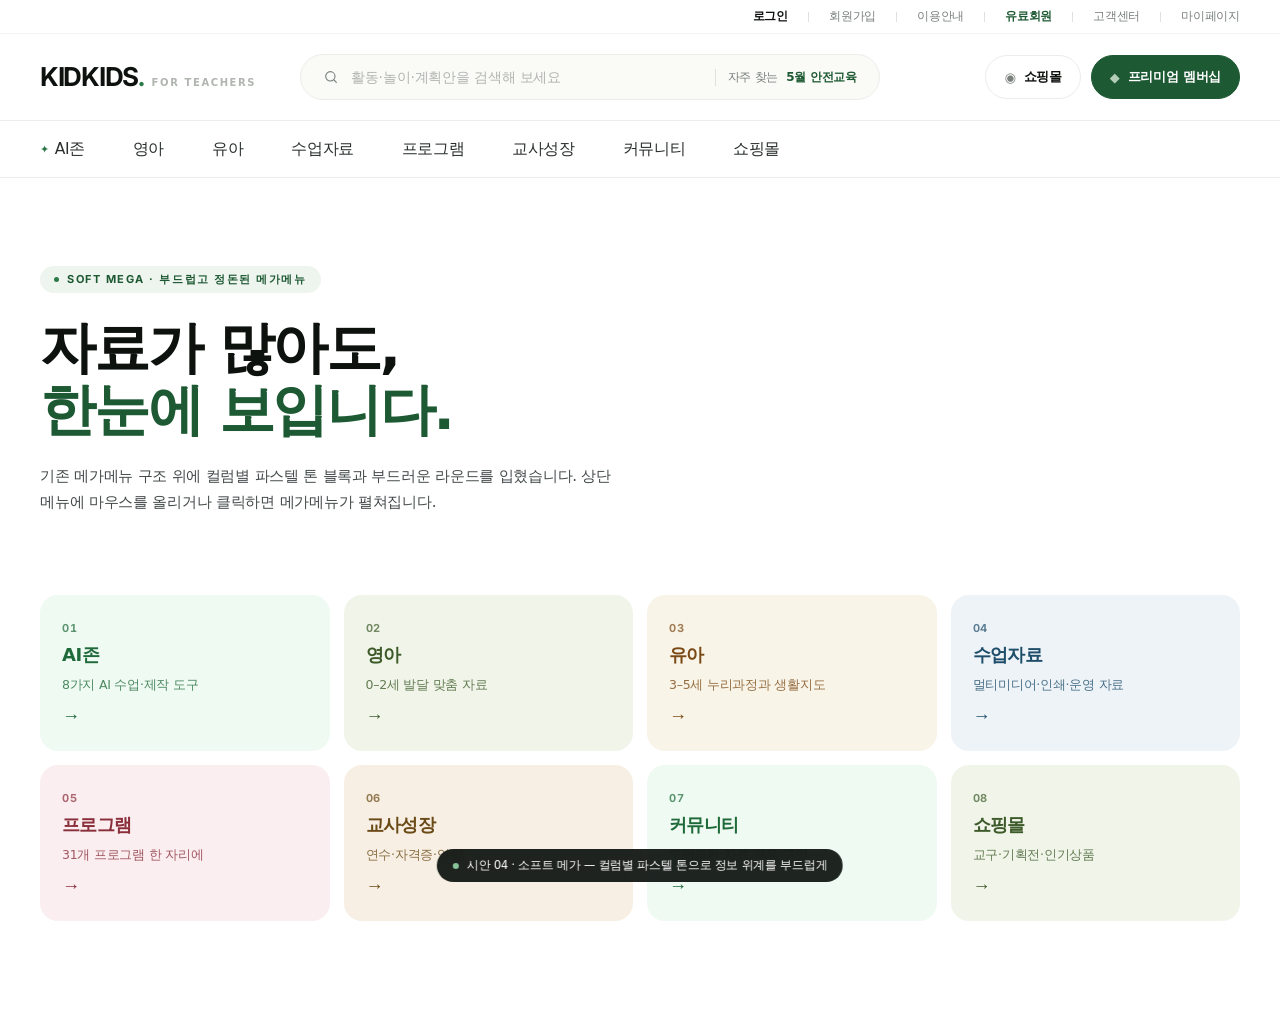
<file: gnb4/index.html>
<!DOCTYPE html>
<html>
<head>
  <meta charset="utf-8">
  <title>KIDKIDS · GNB 4안 · 소프트 메가</title>
  <style>
    * { margin: 0; padding: 0; box-sizing: border-box; }
    body { background: #ffffff; display: flex; align-items: center; justify-content: center; min-height: 100vh; font-family: -apple-system, BlinkMacSystemFont, sans-serif; }
    #__bundler_loading { position: fixed; bottom: 20px; right: 20px; font: 13px/1.4 -apple-system, BlinkMacSystemFont, sans-serif; color: #666; background: #fff; padding: 8px 14px; border-radius: 8px; box-shadow: 0 1px 4px rgba(0,0,0,0.12); z-index: 10000; }
    #__bundler_thumbnail { position: fixed; inset: 0; width: 100%; height: 100%; display: flex; align-items: center; justify-content: center; background: #ffffff; z-index: 9999; }
    #__bundler_thumbnail svg { width: 100%; height: 100%; object-fit: contain; }
    #__bundler_placeholder { color: #999; font-size: 14px; }
  </style>
  <noscript>
    <style>#__bundler_loading { display: none; }</style>
    <div style="position:fixed;bottom:12px;left:12px;font:13px/1.4 -apple-system,BlinkMacSystemFont,sans-serif;color:#999;background:rgba(255,255,255,0.9);padding:6px 12px;border-radius:6px;box-shadow:0 1px 4px rgba(0,0,0,0.08);z-index:10000;">
      This page requires JavaScript to display.
    </div>
  </noscript>
</head>
<body>
  <div id="__bundler_thumbnail"><svg viewBox="0 0 1200 800" xmlns="http://www.w3.org/2000/svg"><rect width="1200" height="800" fill="#ffffff"></rect><text x="600" y="370" text-anchor="middle" font-family="Inter, sans-serif" font-size="56" font-weight="800" fill="#0e120f" letter-spacing="-3">KIDKIDS<tspan fill="#2c7a4a">.</tspan></text><text x="600" y="428" text-anchor="middle" font-family="sans-serif" font-size="16" font-weight="600" fill="#7a807c" letter-spacing="5">SIAN 04 SOFT MEGA</text><rect x="430" y="488" width="340" height="2" fill="#2c7a4a"></rect></svg></div>
  <div id="__bundler_loading">Unpacking...</div>

  <script>
    
document.addEventListener('DOMContentLoaded', async function() {
  const loading = document.getElementById('__bundler_loading');
  function setStatus(msg) { if (loading) loading.textContent = msg; }

  // Error sink persists across replaceWith since it's on window, not the DOM.
  window.addEventListener('error', function(e) {
    var p = document.body || document.documentElement;
    var d = document.getElementById('__bundler_err') || p.appendChild(document.createElement('div'));
    d.id = '__bundler_err';
    d.style.cssText = 'position:fixed;bottom:12px;left:12px;right:12px;font:12px/1.4 ui-monospace,monospace;background:#2a1215;color:#ff8a80;padding:10px 14px;border-radius:8px;border:1px solid #5c2b2e;z-index:99999;white-space:pre-wrap;max-height:40vh;overflow:auto';
    d.textContent = (d.textContent ? d.textContent + String.fromCharCode(10) : '') +
      '[bundle] ' + (e.message || e.type) +
      (e.filename ? ' (' + e.filename.slice(0, 60) + ':' + e.lineno + ')' : '');
  }, true);

  try {
    const manifestEl = document.querySelector('script[type="__bundler/manifest"]');
    const templateEl = document.querySelector('script[type="__bundler/template"]');
    if (!manifestEl || !templateEl) {
      setStatus('Error: missing bundle data');
      console.error('[bundler] Missing script tags — manifestEl:', !!manifestEl, 'templateEl:', !!templateEl);
      return;
    }

    const manifest = JSON.parse(manifestEl.textContent);
    let template = JSON.parse(templateEl.textContent);

    const uuids = Object.keys(manifest);
    setStatus('Unpacking ' + uuids.length + ' assets...');

    const blobUrls = {};
    await Promise.all(uuids.map(async (uuid) => {
      const entry = manifest[uuid];
      try {
        const binaryStr = atob(entry.data);
        const bytes = new Uint8Array(binaryStr.length);
        for (let i = 0; i < binaryStr.length; i++) bytes[i] = binaryStr.charCodeAt(i);

        let finalBytes = bytes;
        if (entry.compressed) {
          if (typeof DecompressionStream !== 'undefined') {
            const ds = new DecompressionStream('gzip');
            const writer = ds.writable.getWriter();
            const reader = ds.readable.getReader();
            writer.write(bytes);
            writer.close();
            const chunks = [];
            let totalLen = 0;
            while (true) {
              const { done, value } = await reader.read();
              if (done) break;
              chunks.push(value);
              totalLen += value.length;
            }
            finalBytes = new Uint8Array(totalLen);
            let offset = 0;
            for (const chunk of chunks) { finalBytes.set(chunk, offset); offset += chunk.length; }
          } else {
            console.warn('DecompressionStream not available, asset ' + uuid + ' may not render');
          }
        }

        blobUrls[uuid] = URL.createObjectURL(new Blob([finalBytes], { type: entry.mime }));
      } catch (err) {
        console.error('Failed to decode asset ' + uuid + ':', err);
        blobUrls[uuid] = URL.createObjectURL(new Blob([], { type: entry.mime }));
      }
    }));

    const extResEl = document.querySelector('script[type="__bundler/ext_resources"]');
    const extResources = extResEl ? JSON.parse(extResEl.textContent) : [];
    const resourceMap = {};
    for (const entry of extResources) {
      if (blobUrls[entry.uuid]) resourceMap[entry.id] = blobUrls[entry.uuid];
    }

    setStatus('Rendering...');
    for (const uuid of uuids) template = template.split(uuid).join(blobUrls[uuid]);

    // Strip integrity + crossorigin — blob URLs from a file:// document inherit
    // a null origin, so crossorigin forces a CORS fetch that SRI then rejects.
    // The manifest bytes are ours; SRI protects against CDN compromise, not this.
    template = template.replace(/\s+integrity="[^"]*"/gi, '').replace(/\s+crossorigin="[^"]*"/gi, '');

    const resourceScript = '<script>window.__resources = ' +
      JSON.stringify(resourceMap).split('</' + 'script>').join('<\\/' + 'script>') +
      ';</' + 'script>';
    // Inject after <head> so the DOCTYPE stays first; prepending the script
    // would push the parser into quirks mode. DOMParser always emits a <head>
    // (synthesizing one if the source HTML omitted it) but may carry
    // attributes through, so match the full opening tag. slice() rather than
    // replace() keeps us clear of $-pattern substitution in resourceScript.
    const headOpen = template.match(/<head[^>]*>/i);
    if (headOpen) {
      const i = headOpen.index + headOpen[0].length;
      template = template.slice(0, i) + resourceScript + template.slice(i);
    }

    // Parse the template and swap the root element. Scripts inserted via
    // DOMParser/replaceWith are inert per spec — re-create each with
    // createElement so they execute, awaiting onload for src scripts to
    // preserve ordering (React before ReactDOM before Babel before text/babel).
    const doc = new DOMParser().parseFromString(template, 'text/html');
    document.documentElement.replaceWith(doc.documentElement);
    const dead = Array.from(document.scripts);
    for (const old of dead) {
      const s = document.createElement('script');
      for (const a of old.attributes) s.setAttribute(a.name, a.value);
      s.textContent = old.textContent;
      // text/babel scripts with a src: fetch and inline. transformScriptTags
      // does XHR against the src, but blob:null/ from a file:// origin is
      // silently dropped. Inlining makes it a plain inline babel script,
      // which transformScriptTags handles unconditionally.
      if ((s.type === 'text/babel' || s.type === 'text/jsx') && s.src) {
        const r = await fetch(s.src);
        s.textContent = await r.text();
        s.removeAttribute('src');
      }
      const p = s.src ? new Promise(function(r) { s.onload = s.onerror = r; }) : null;
      old.replaceWith(s);
      if (p) await p;
    }
    // Babel standalone auto-transforms type=text/babel on DOMContentLoaded,
    // which fired before we swapped the document. Trigger manually if present.
    if (window.Babel && typeof window.Babel.transformScriptTags === 'function') {
      window.Babel.transformScriptTags();
    }
  } catch (err) {
    setStatus('Error unpacking: ' + err.message);
    console.error('Bundle unpack error:', err);
  }
});

  </script>

  <script type="__bundler/manifest">
{"440fca9b-7441-4076-9f7c-f9e6df2dda16":{"mime":"font/woff2","compressed":false,"data":"d09GMgABAAAAAGVoABUAAAAAstAAAGTxAAEAAAAAAAAAAAAAAAAAAAAAAAAAAAAAGoMAG5caHHI/SFZBUoR4P01WQVJeBmA/U1RBVIFOJyYAg0QvbBEICux42jwLg0IAMIGrWAE2AiQDhwAEIAWGLgeQNAwHG2SmNWybFr3bBkDRN673bSyYbo5TbgdElRrMH4kw5aNg2f//PbkhMvAPVPetqkDOrGaTbdYdGZg1lEMrqnmwaSVlijphOshjMj05GEG0orLxrifLeNBwQok2raBpv96YujmTDYWrHG1ZwUwmz6SRpIOljeqqD+mQLwx08cHIzSbfs5v68JeSDUVS2CTylbr++5Qg+uO4i+p6x3qFwjvaDqW4Fq07vuEZ2DbyJzl5TVrLCSwe5/MM0tTrOlsjayxDhWO5x2UUpsKo5EFY2+Ghb78vbzW8vwCk16ghu0GZ4xMVhbLrvwBqQHSxkVFRo/x0AMDzRNP1/uzsbkSpWVJLwSuIJ5UzKWcmmQQ7dy9yYuDByq6Fc5rLl5KUeATgxISckJoP3s36SdD6ism5AM/Ev0wb6Il599bqiliLFhLc0wANAUICUYzR9l69qSQ3xLQxJDFPkOhf0UgiUindpv9wOzxt898dcMBRBi1gnwEW2lMHqF+/LtIZtQ6rUBedrsv5nSv9Zk3XNqKIDH7gt9n7nyinCzeXddGeu+sPbH2du4jc3f+AgEhIjRQQCUVK+IgYhIXRK11Eu9u50Od5N+svLd3OzJpURCg1ARKCFQtqgSAWCgmi26Vnv56of7pohmCbnRkTZDPGpKzE3hQUMMAAjASsxkpUBHvmnLEp040Fa3E2uvzNxW/aiwq31o/P67+qbtcJOn9ALQEmfmjhC8m9m842fzuzBFfyzmyMsPvRL32wxV1vR3NnKoJgiEYABW77GwEYUw0pwcP/nyp8hQMg/4Ty0mlLS8U9QYoRqNWHFr1A9Z/mSps5QE6JhOvJSlI+9yZp8jPJcmGTOy4QbIrZKwH7qy376irRKlY1qs4V/ptb3ecF87jQih5nGB/pYigWS1jOxjijUs2+0wCpgyQHkvJp6UzncabW5X/I3/T5XH5CAHkEGLQgtTqDpAOXmyBpA0iu1hC5ujLpqN1LOYCkfIuVHEDJgU4xvy7H+of0vfcrpcf3d9+zaL9ffp+ZxG4jhEZp58geuqgkSL+jzZs2UtYUGtbvZbazGxJr9G54SKhSREJovu7v/[base64]/3T666w5AQ+WLd/121993QfT9kR8f+cmR3x6Zdnn24NdP/4b5AASoKNdV99o8vmAkFs8UitRwlWbE5FAsWc4RWiQDAX4d0gCQhQEBEMKfKNR+rcmJ5Qc3ynnMPrzM5jD7mBhfxGzwgDPoY70JAR/NlouYsdvILTnXNdnexEOGBBweIV0fBjj/ZD8Oq0HwqOHtMBMGut/oVuBRhNz3AQP/uVuCojy94VfnxQRt6iZYOS61n3/UvTMxP9f7+Px1Lk6kjG0ib4wAabdQq565+0sY7pw4P5tbkZfvZ8B03FNSsvPdNeI3Z1kkh8nls1m0zztu1aZ5TXV3En87es63G9jbK91w8YcTLL4HkTtG/otAzOop18f//kiTkPQrbvvNGMBNpZb4dgKYzz8evnzm3TLovIhkaZcx/b+7dJ74tlcd7V+grrlwmP4dt4RP8ML9nrWDquQOfryGy05NwTnfOj7DoixTqkqVu0x5XH6eMwoGfe5Z2LoNLrs3tLfqoKoXjnVWcKwjoYQ8vwwtl1CiJ/celutVlY39uwJn6Y19tbsTJaXdrku55jOnkX/Y1WU9LOQ7n8Hseji+6g6nDMAZlgTDuR/A7eKYDxPun8h5c14y+Bq9XO08A2jbwPKajnWe5nR/mJP2E85Xju1bbldFX+U7/fzea41unZS8ug/frjQ8U/7Epcs936K09pVSDdNF8VjpOg7+jwhFRUPHuAze5/uxkfmdmJzCccuFNVY3tuV7+weHJ6dnhEart9jdnkAoysQTbCqdyebyhSJ3Odp5QY1odaRcr0yt0RtMZovVZndWVvlq/MFQLF6faGhqTmZK3pX+V/a+/AOEPgCCtdpVE0THyEKzAAKTS4hIV1SWuDcdrbYB7JlBBhSCyAhaPQEqxNo70LCoUhjosUqDEw8xB1o5mTCEpPmFDm4+YMZPDjzoj/[base64]/lN1gLhNCdJcAZAHZXMSfyH3OZpJALoTifAJotj6zfDWbzk55GM+wyrs5o9KWGCbELPihz83YeQpjThszZM+/+uVy7/jxiK1LLDYh3LVn7UwNEfLasWwq2C5du/MBD3OFdZ5pZcVyXK6TY0yorSwhiqijU8tTh8G6gtqp3M2bwyIZUiYmO/3hEXCZJrmCpWoIuU3WoUpZttOmZdExmSaR3eawWSON9/ZEsxQhhGBlUw16qG4DFmrb8PoRRfJxFtI6OvW+xuHNrXZEB3X5699pq43AYGrVYTB4cLlEUeHZ5hlyTARoWz9+0RJfwgFAAHJCa2IVCgeVw2v40yZeHZK+TFw1oRuob8X1aRwe/gUGw5aShsb6fIqN8EE223ebdSJKnX6svpKuHX6CNs2URsyv+MtknOnq9zP0lfzftz0rchryC2SdhTbF76rKYiBgIADfGAi9CuMLGbwQei+F7DUQfRvId2HXDTB+I7H3oe0myN4Bgs+A/AzEX4PsO4j/DENPQMeTIPoDAn/D8Rch8wrY/4GRN6H0X7D/D6pDMBxC6JAPE1wd4Ntk+AFQAOTiogN/fNjlG9MKxPFi9gh+hDCScMZ7NGU0c9bjrPtZ5oWgS+ZzEXOZNxxu+N20vVU4n7GMXXFftVwNXE2/jbsTfhd21/velsd6T/Cvcl9bv1d///UHvw/lH1GfUr9oqAXrmQhZf8aSAAiG0jssIrZpSeLRVKNsnubm59IQgIDHVyyXRXanrhUAnPp0goOIbvaMp1J8TKTHas9Le+BK3vKd7/y6qefj1vYs2Qs0gN2tvwBwo92S+gTk5UwagpU6Bw9Q60HzB3fwcbMDaeDejxlvOBOAwC/oQQC5DQD0fkPDAKSgAgFBAgegHAqAMcDHlypNySOA059M8xIE6Eg+lpdgQDlM5h8/2uw1Gz2FFAw2OGBgyV1mLgYy2Srspk2yLKZNVC+m9agod7eMwBJ6IpcfljKtUySHTKBcdYxn0bYBSqZCF3Z7iPxNGPmko2jW8QIUO2x+z0Purhf5FBkK1pvGAVk3Xh4/qBGjc8xvbQo5hzadLlVRT1FvUw2EodSDewyvu21iA2LPOkmKU/dTz1LvrURYMj/EC9wx92bT1B+YncT3xwDE5NOUS16baN40/0/90oDql2cE1SFNWFuri+ijW8n1e57O82PGh9/Y9fFLReX/VZ8+c6Nv+nn68Kn+F2vq0AvrpsY1iQfZe62430p73dF4UdxSb00s4i6bpitz2bLtbL20wWZvXMu84rN7rLrP6lc25WfkUrZDsGH2d4hd73MmK1OudGT7sQ9xPmy2P/kR4UcvtfufXJwqzl7XsbPGm5UH5otvwNUJAiABDAQTMqQ2FRpBaBqx6QoRkfEAX56Q8L7cGTAGXbgc3VhDeuJqDyDQE/EymdQqKUwONnCf7109+HSDXidfXHfISvxPukJaRwy97BvBBtOi5M/k/QDC1LcLErEuZsrtu8YKUk2IgdMQyvR7JHOO3EOEW8rMoWxOFY3n1OvjtYFStvt03GAYzLWiUG69KfZC8U1QcaHmyyOo5/BNLkK8nNcnUUT9DiKVQ6d1gNOXKXEJCw3OLQ7kQgyycVRXM1JL1sveGq/[base64]/j6Nuuj1ZGaRw/ULDu7xKBNwBFvypFkfo07ziDCGTakua8QuXoN/gMkpz1/yiehV+N02Wn7p8lHXdypkVZjh4SKZSgTazJ9z0niVPEfIZRVLq+TNyzlHmnZqKehI//vIz/TQt+gDx+Eg33TIatbnFXTkqXZEPcyJWHv2Vhucf/yjxO+e+St4+TTs4bjJwh6k2j7qXtPJONdjcJWuC64xM8zGIRtHQpBAtqV4lb+5oQYKUG8rwo756NV4bz9zUt6t7ZBD3ZCYjtdIp5gTnLPJfs79nzrlNLi71K5FvHTVheQlh/2hUfsxF+dyg0GiGkubgGOd6SaaWKEn8Gm+SZfcAf/ufJDirkbHwErl8JAlvY0lZ7BoXTn50LfVq7pNiLhFtZ3jlhI+WWOw48+yS7gnh5aKYiKErZgetABfKJHOlNquIxhQYD1KTao7OookGJEJhBWWJapiRJ0osk4KDGoQXhUPhvaWLpTKjG4KZO4Wn+qEBxjwRX/+3scSNgvM+RXQpbGI7t5GqEAmgViD9X4w/PDWANDZ8GtqPPTBsmuopJvYM43zN1BoDyEgf9R9kdqRJv1GZsZZxPVrkLwl/dbXGrKFUoskyiwPtGNY/gKlp/kauCaDFk0b+Kx9C70LZjimU2TpiWhY2wyPapGMOBdSnScfUOVtapLzY5TUxnRKgTNa+ctcm0V2FTbGlDxagmVJgbRxi6h0cfPWAIkSe8ynL7sU/YkZB8hSDxEsh6n2brJD3ntNsTgvyhTnsULmP2VSB5qOfAtR2cN4l8JL5GLTunMdQAekcAWX32akoZOgU7kBYRglc3VVUShJv6I8ZKux1ZNWkidkUAxyLYFRw2w6lJGXpdwrHI5BnXSL8sIrw1bxQskXK/c5jpC6pNFGDBppyIiMuAD41XVPgO6tPdA5KiS3NjBglAN2j2aSUmwOlw42c2A2pGyEnL+qTxUkVbjphzX2F/nh+/FLsnoNBc5dGd54fvJCBNT5c3RL3JaPLRhhHHybomAOFJhlfuJVRE42Z1tQZTdSUabFmB7vHDndIUAGXFzyBv+ow71RftepQYq3HDBjr0ol8pgamFlYs80nw0NYauWShGlKf27t07RiQW/MCM+VL51rvC8NP8oHdMfEaaqsmanYdjdDUpFGYcTkcE59omhC0tyGpTKZOoZ+0xbnPfz8uiyc7+JiBEOGL0Lse9H5w3Q5j7n+hd558SpIc2bX2Ybp7ju1GbLGDMStosZYEUWjWMSIDGfUAZRU0zc3X3RSnVcfjXbNtNqR6lbshW7Ohm1k32IFR02Rl07ykiUbSvQ/hUi+/vshKU4u128JI8ZKkHWIqv3X9ilQPNmFM7YR3jVx9yJpQzs1nukDDcH83FbOO2pZC5oqvkR5mBzYLfCNtdQbfZNX9Z4L1h4zNbyv6Kwptip3n+kcbSlemP0R7AagvQ97mY5A2Gcw9ZuFphHnqZGzY3O1soy3BXRdQu3horQHQQcUozGAGVkic/FkzGK3iqBiZte8j4cJ97vfWBOiST2qEqf7/s1dNNGI2KRqlwbkKk0Q3cTjlBRFVVOIpJpfK5TmMh2yTzbl1v6Temi4iZRMnRO88vW9QWGRFv/viBpeEsAqVQBYgpXA6lJgTdo5oS+B921OSspc39XTYcbuhJN2gc5ZRRlXjJUMncvVlzso+yb+Yp8Kb6NBw9AZTz94h8+Q0Jbkw3OkqtjkUhymXOj5MK5973maXT4iN4wDRznfvcd79vnJs7FwdSupFrrJI2GYoO4qhKCJOt1pdRPkM11OuH/hdiRoBWInkKGFma5NwIE00xk5QCJ9Y0+sL8kaq5gxMSpdPEi0KCDl+TONNtOAdQ45LiXitM8/5nEgAovKxEGWSEaMiRxDK1d81oyvFLaO0ZbpGGI+Dg2Ad626XT09UUYkSxzszKl8lBLEOY3S9LDXczJEf1+73xK2e7ovZmtGpoytVG5lttilYOLgxd7xG6j8jxfX46wDGzMpyBT5arq5wAA7cZ2YrZzdmMFi6P/NZnXXnaOYhTrAx9c4KfoexDHAsHMf94SspmOFUyVZWa/yrw2YBLGJp/i6SOH8Zcj5Pn0r56jCNtp/x/6FDhtjlEQeEf4Wg0PzifOyha2/7D/W/XznUDGjzoo2ehfIG+o/3g/s/MmdMx46EvH13JMR0fCb7Mn6gIlUMyZFoUCi5mQE8Ix/+Sm25/EyyQn5FzPPhGWf6U/I0yBKt7NThAc5lDyAGtGr5oRvP9x7a+3Xl6m4gWaNek7x/BwrVhfC4zeCA9CMO/SEWJTEr6+C2GNRYPxIySL/jI3WUcAZ2YOaR0YLf7lAKGHFeIC2YzdtMUH/rWd1z01seGz+jh9b2R9l4LuxL8axBLDoXkTNreg/BRuchEs7Cho5qtK8vjXRLkI9WobxcTSjBcqd5jVHGAnSBfkAbRZ/HpJpXW7Vu8dbaLF2F1CAlNnQQfD+YoRnLNjInKZkoUjnziE9ZBOJ84OPtZNstpbiMPcxgPUOaXxshNx7zZPwhcAMqhIgR6WdMxo+EvHsbzEzGJCd4y/wKeUla+DTA46/UVihSksPDLHih1UkAHAaeFCH9Q0MSi/95weEyMJBJBnLVt48/rEhf4vHSVx5wjqccZBW0BOKawsJwDa0BhQ5ATgzkbU0PJR5aAARHidgDzuhcfDMyDn532dWKuJ1pG7kxxznFjfXjsrntuoKkw5rQEO87ssV7ncNswt6Z3LYNc4mQyBeDsM1IT/Zdw4c2gZR24yyKcbZfpyUF8/BO4w4QC5ZrUo8GJPRkssiFFYQehJ9SnGq52tk75El2rCQ7/8BsG5Iv7KiTaUJbzgmrEKedujUBIXu4j051qxrSaTxH9/74ej+vMkLfUR8oQyNMuR1TYBt6+uJcXP2SjMBKTeqxYC2DOY2+Bw1oQXQ3tXT8seYE/hLdFuvXH5lQFizqCU/wTMP4U7yPm+sElVaOeueVzFJL26BMOBZNzSvsx8WHi1waq2lLfeTJAL4xjY4LrQ6Lj6/zI5URmETbmMQYNoffjaxO3ZaKPAhVp9Jy3epRIL6g+2kLR+ZoiCObbrjd1BaTAv/gHJj3UesJGy8SNlLfkd2SR5xmZxKnWnLZTtFbvR1syFMia23fkLxCWpspyC0YfN1SIXXUXyr3WNsdftSlqZq+1EeO75ahO2YSjtSyEhJaYslZ8R3tDUv0IH5jHrPSoZdyzngBVHwB79O0plT+kbZne+XBop6wJG9QacVoilrebyBnnORus+2dquJkH4liTOy8NDJaxW/LD+QQfXjAxhAzgLatgayUVqXnWaZkT/g5Ms/uvSC7LZc4lZlFlLTlZafYAGzwfGphbkb4Oyg1DnRwfBhq4RnB8cpoWmwskj4VKZRZVDSlVnkToyzVAxxNU5rYJEl+HnGiKSM1qTGJNFZW5jXdlArw9dWgRBA/37BqT/dvM/FkmHqS2hzozas3BtN54vxbQ7+wVEqTMY5pjCM22VMP/AI7Oi360Bnhql5k3YBtUbri+IvvujBJdlf1mR76TOw1dOKHrgvwETlEGCOn3CHAmqgG6MdcStxRHaJrkaLfq45VHab+GhJ+pQ3xBx9WQtqvw1VjBdNRT68nHqkTSU7k0+m8/LGD8+oB/xOfdAYe+lYtgihNdL7g7DIs3/V8Yg4uo/CjoiO9tWNW0UsVze+029ezD9vz/42pNyqo537t88HXS2nVKVzQNLB/ZUqtUS17xp///U5hj9QBHah4qDBNnz5yZfjBAKBVN9cf/FP3zuSJ7ZezYLPXmBTkaLVHpYv65XV3TG4aYgtZlLFyzb3ngssbticB6Wuf+4Zbhuh5Glzg3Dw/iS0kX3WbQcTbW/ISTXzGTk1eM8De3eoVkFnnlgPkbW0FDMHWfFumHPlJuJgk0kZaOLIQwO/sNet7EFc4f2BOcmVosrWt9A6VRZxguj72VTJzzinXDiG57ZbQNdHavk+BLNJxm37ZvKv3YVrJpbrm4usPs/oM/j1XnWLbDg3UBVOKGz1idoGustwrngMVyWIIW6JBpuRlBvCNfPjL/HK5mXS5fFL4PiVfGym5GhQJJCdVPHTgZXyO08SbK2OcOnZQfBB8clE79LBBm7trktfeyyHf6oXl3+5uaW27xyt/2yfIkTnf9qNG3ZN7nzRxKviN3/07c5K/[base64]/KuE1zaX8h9vjmHRZ+Ol566ME5JGZ+To9wTwu8KPsZzrGOaYnYazzOg4t62JyTzUfER0Cm7MTXRo76ueli7a6gC/tZBeLCIVbwhS4nnfvEf849OdwMGOjT4S8z9gSGUHqMZAB82mkCvZR1O/yO+E5oxu2VcbTEaS3nbvA98b3gvLtgLGftGCmzSjpkzKnGLzy+PNGPxk/I8+H7MMuZAeRkRkhQFV2KcFwqPJV/0jeVPUQPawyOLy0N11TkQKoak6NTWydpYOuIoRoCZShiiE3UEJ4mR4CNIX7Kbn7ydFr/[base64]/3qHYafSVQ7TPNSguE9IsIwL9EEjMRU9sgA04Jh9b/MLG12IM7qQUyLTcrmGPs48s5mCiC9e+75teuJ4sSKxvyUtBNGoXBhZ862sk1T0dIs7a/ha85ERg8kJTCGRlg1a3W9MUwcJ5keykmPw2fMqNDObGMfYW9qPbR/RiIZ++PnI3mTNd9MazMtpAXnwXxF1lM2ZG+H6K1O7JYa4qywidMteWzHSH0S1sZr4qg1zDs4p8C/xYTa/bQ24ZP9K9/lztPAjZwgMLLan7grPdq1MhsfGMjGy0mN1q1wm6sryEo/lZtypbq14OFNDh8SLNC4v1ehXLhdHx9ZM5AWG9u0nxILE8B6wcUf65c6nUyaIus7kvR5KQzxmMZYjAFGN08p1smkRkIc2eeq7n3s1jzSNLs6emI0lh80ayqKSRvID3AqjPcgeMR7OBYGpgX11SVQdDfHKRu7JOhcsKu7V6VNTJ7DBlsWeXR/EpQlzp7JLCwazUyaLW3mrCy3K/gAixqG4IJAs5MRXh/C3W8+suVeGTkzI+yPZWVlbLy8/je/[base64]/Iwl/diOg9irgCx+ONhzOXSe+cu5sp9BVbPFnaa7gSPnGuzpBtoP0P93/JiVIJuJCzsKLxXO0Q3GpVY8jtFizHi7QyykVypfBUoLMykxW4nOuyLV/+6FzrUbqdpKyxsi7T0iVKFoOhxb1Azzd7Xvi9zGvDH5q9cBwRx1VX7fhtOgqvglYYmVpdWvDYpKWUwms54c/bkTFRhYj/J1svB+zAxqXA8KmUSvNzqLfwpZFqPTUnXYpQ/z9iHtzIoP5sql+tOdUMYpqakodOa5Zfw2TOmY4dD3r47XB99iaxLuIGydHHEJ2bt+Tl2++xiNWFlbdnne9N7g38Hu036tfQhq3Erm+Mdz+bvPIvhPF2y/09HCXlgTbMGg8CW2Zp2eT65+1XPreTvS7g1U8Kua2+rfVHX1lbHPqEyxTnwNYKbcF8fpaNPJkHp+jKb1hC5CXqz+7v2gzE+9iY73fayNraRiKp31wtPCdPqVaY4wq9vC+/rQ3T0pDx5FRHXFOfQsFnzWnSpKD+v9Nh9ZldHRcve2obEdF5Fs5n9rkDHNejFs7WlkrWEJjtfnJsN1pHkazFF43nolUX4V4dWj3H2moYW490LqdWDtb0t8ot9x0THRZ2q6okUFU1VcGyCr85fbzvZ/7muXl9YvBy9/zTjn2B5yE5feCZ9xrU7N+GAVqpEK5xdLHCLrLhSkPdMeDD/6ZX88qgBN3aRVig5ymcfr2SY4FSnQDrjBX5MS9zDCD2U+Uf8m5XGjopOZbN+v/gtFRmVMlT+ZO6Y9jISM3pjaIfBF0Up8a7ZFwt8eJWDWYPm9xhihhO2oP9pZ4nMwZoK2SfansKZ0KIBtbSRUx5h6Y6UmI4E6lgFJ3C6PSkuvjlJO2JELSFHMBUFurWGIYm+e/VqGMnfiK4konQfN88O4Y/0z7XD9xGkdxC8viXrxTP6Uny1ciGAHgasT0QnI0QTMOoYNG7fj749XDG+6K7i31IUewjXwHJ+/VheS1x4XOMjg+LBDM+iYmsakVZiRSjKHIzED+PPnevsnU8o8NyuFM1e29N78/vQxyGwpazIf19RQjU2FbJlu8w7dPHo2uDw2l1q5VmvgyFmkMaEDAFCIoN0IJ78JKvkf/LBVvsd7EFiWFV4eEjVADHDNy2HRvELs9L+CN6+iF8T1LRkQXLxcR9mbTQjMe8klv3W+s+6k7hEDpO/qG08Ti72DWd5uLnFe0RbChRDx1qONx8fVnrDFp1WVoI9xs/huyDWOybLVCz8OPzRW7C3vKYvl3uq6S6ShBbjNHEg7dx4ucVUW3IcsJMxvpGEFHlxwrky4n7iYbOBiMgxFP2XYnDQtwpxeIx49MkuzGFyOTDe/zUHBP4wLDHRLDXL+A7W8TrNNYfOTo6JzUmm5yjOrcJOTmzNBQHfp1Td+0U5CpOrbO9csuJAumUqPdPovr39exwhB9C+T2U5Xyo9W2FaN4OGrm+i/5FjUYPOVpwrwk6chrPDcbHictQck9va1drTByyyk+msGHWx5SXnmikOmKATp4upLCJz5z1mnDqhB088fzCC2PSKXBzx7aKYGaPVSfzyvSPXHfgXoEmJhDe8wopT+32GUhwb4dlEFbV5ueMvmsQxgdpiA2TFyY+o9BPgUWK/KZWDSrdIQblmcZIzDOs17U9amjFQWRYNqDBzsI2nfeBy2Yx08xM5AJZw/8BlqqdrjkxzGpjy+gX8E3b+KD+LGJS3ZYilo2adYWxnbnVAJopq6YUE6DPgm2jG5jVjvvFbx/zW3RVQOr60gODnkGTsQXMvch42sditS7aHBLiFejp8diwCYUSO7ofY9VhgJ6dtQyTaBEJgCC+JuOxagC1Bv6nVvn6VATWEsJA2r/dEQk0AhVNNBr37Ugocj2IwIkfa1mdM65AYmQgKNSyTWgScEl7uTtqdFsY35p8z6vzAdNuy0XhZZAxz0/zPstzyl12xQaKL5Ww5tYSTUgKGwHfQEMOjllMpVO/9Lp6YMMBx8wf5wOHOcMcLDVufgaxRx2X1dOUI+BcGRduEiWq9Wk+dHd7k0GS//b/XrwhOA9qVZ7e7+JRl0wiZltGWJk4hticCHZyDS5JD324ZUZamNpEugPPGybS+M8e7do8O9+4Zmd4ffpz5dqZwZ++bSv7Trl38R+/K+0DpUAO/ATzQ12vRC1AMSAOACxZYjOQ5nkXZUR7OyiMPqFGlKIeWAFYlvaYHFKuy0arWA8BJYP0ckF6b6bDaaZ6UXg6n9owr8GXAonAEcru2ienEI/fLYHV7dH0RTgMSHHLSdywJiUUfssg1lDpg4QsAIxh5MdMY6tMIFrsR6yBs38QBd+1uvYUAAHkucJLdD2CdXoQXimkLS0AbNyzqU287MDt9jomtu7jAQkCyUQ9E7sHirAPu7K6jHnVxzu5A5YQo2W/VXs92qBX5ZNCzjRvdoxbgcO/[base64]/MYKR/pxJypapFaUV2EA06AaGJR6I1snlrK/yPTUjXcSEYc+CDjWW3p5vkWLVsVDQz2q4S2bjXXCtPpUs7SBCVDIdjbCKmazgUdCQwN0cTBxDzjCPx8Ief3J7FCAJpUoD50rHOtQZAZCNDa7lYIxcZZaChXXzy03f73KefclDTvmM/LQOa5Rum1BoMAD0Ae+fhX+0omUu5xw4NAxnXW7c08igtqoKgVxOD1US5bZLgbQF7zvC6yK8UmX1G+3P+ti5aQB9A+w7pUeNEW7rV/c1i87bfmj+PTjGbgau0SrgKn89f5j8t7TTQDSOC4mRQVLFFMXnR6EbLjkLKzklFtl7RhqFtq9+F7ngGHgD9lSTUmVK4HfK9bxa9VYJrRfIhVKJkKzlRupgTfywg50FdaVsDyRttmb/NLCPL+2bhK9L3wB2Ni3eB2NYVdojZcl6J/NgrYI9sG3FOjV0HmsCN5WkcFHLKgo22HBUV/[base64]/nn7VC+qvtuwuN8fAlzL9YR4MtEq0Bb5WVvEjhKKiooNXegkAuhIOAfPv0afwomP/usp73nm84BYMjnhIk+UDiQ54i75Fe5C8qVYqBHWi34J/BVwY3D/44OCD01EHS56XvSj3U1zRz28WebG8YGheTnEqnXYzy1wyKgogxztyiGK2Yoliq2MTsZn5g/iVTgrVKLay7bGNlR2WScrByvHKucjW7m/2I/ZEiUdmukqzSy3mWs1XVRLVMVZTzMOd9zj+ap1q22vNJX+lw7Pm8SI0reUuTN2l6aXZrijQnNylu2rKpZdPopkubvppQtKK0OrX+h8hDoBAUxBaCh8RCDkDEUA0oHBoMjYfmQE9oK2rHaN+AGcHYm+GbKZuXNj/aorVlSgenI5j/t/2CzlOdL7zffBldfd0DujO687oPdd/rMfSy9P4J8Po79b8Lc+BKcG04Gm4H94BT4Ux4GrwEzod3wQ/Ah+Fn4bfgD+Dv4L/N1bYVbnux7YeFvIG2QaPBX0tPhAiJQJ5G+aJCUPGoXFQ1qh3VjzqOkqCuo9ZQL1DfbeTQUDQCbYV2Q1PQEegM9AXMFoynoaNhuWGn4VXDx4Y/7eyMjhndMvpr72T8n/Gq8WcHFROESbhJp8ldk3cmG/w6VCkNXgAVKRAyQCTWaEoX3wqkRg2R6qBMoUa9KytgShEvciXC4/jXQCIRJkLPU2Z80/PVJ6JdkUcObXbL7/[base64]/2Dq3cBJhfWh9slGWYJ5zuGlC5OmWaxtM6comEcUF2XPkDL39I649qv1SuMgeAWtDUMe2oDNcoI2lTJMx4xrL+KEndQRvhaIBFAtPjsVN2ZcajWHTYjVgEG6f68zOSTg9b/Z39Q8EeykZ7520mUCKXyqWbMpGyGjezGp95u0zUiiW6MZom4eegZkLYIxm9XlB3L3x+zZry3qhxcATBvw7CMrOzW9zCOTm4bkknLAAP0wxNAxodLRdd0ny7qLLy45D9z0uun7jA58McN7g9D0andHVWYxWmWyroQtIiVqF+M8onDH63r3cHbfLQTbnz7Xp3/b7uZyH+x98ELvaA3INIP0oJSOZGiK9fG0vWB7m/VhXyjRLX+6ERS3p5tG8NczeAivnwJON8511kAsWEaqhoKhDzQm+2vlZJrw/I+tK4vKbUjYEn1zWrN8V/[base64]/1C1bWTtIvRQirTTpSLedtnSukC+r6QpZ/ASK+VgigppZrXW0kBKHlJxqoakBX2dhdexGXiNxOIcq0uoUNC5LkiTdsKni5ztumLe1ENFu8wjfMvvJzzJ29+OB72M9SDLgY5hKcnl9P4wyjvmd3qxCHIk7CFYqixo1t85HKOAMWWpW3AwFHpe2L5pKJpK9MtxlCE4bgh8FYo0BPBTrSmo0uCUmwivyXXHOCyum1/OtYkSp5RxOfg5LjDZndbJPO3oWzfavQRmfZpEtiJLeqBIgGOupX1hkiA15g+vmlRQ6InZmfCzLnF21Ib6XvC7JoZZR6RcAtUlVeVR4VmJZhwOW5cUO3k4ugsKQcqzKIjp6/WKcUiRxETFgOuK19LItMp8Uqi6lnGrKmSrtOJ9KnZv0r32gmpy9C/YagkoKMbZBaY/XoM1FrmyXSv8pmDFHDVORY+D3w5juOALVR9aVinAouye8aJ+N/n6bZxyHpPV0u+TsCfhdauYmYCvcQkqEkRIoJtcR0uJLWb/1qdev4Vl4NAfJMdbFA0ve37YZ/pc9gn+gKOX3nZZX/wNX2Vv4/vE6fIAp2M+BM3KU955HDYGOCphRvngyezHjyD0cgQit0aDfHGM2JT3jmg9+kSNDwbNJWGQbfF/2thW6DdL8yWXgZhanMizaJTKbkG9SuU4syzZMb2r2A/Xq+vonPKZkxd+w5sRm90zJiaw8flxOa3sD3koW58QyvJYW83QJ87DNDvLgQma3eVzYSIHRCSox6bW12p6cbrzXdEdpLyUDf0K+/d8ydPHqlRlR/BThDrOQdBlbwX/zjEznbc9sXXOiXW3UjCwpLCvDrF/NeaXHYjBPxqPxDpmZBZE4UnrrNWZ2JFvt0ajDIMkX7Ba7VwhWStRtOfWLcESqN5b6lh2jEAmLa9wqlDN1mWKSl/T/T9DSl5fRQbfx/ovwAMNV1ZDQM7iSz7LD4Mi01xlWRsNLWK2kr9G8lkebHqnNUjHfCgH/kZVcIBaLQKmDwNTI6GoxpawMrkwBti3Pwh6uXtXcTL/Ms7f+6rrGsXEJsuVrrtRAJHH4IN0BmNanflBHYvDBiwqSjQr+5yrdkpwQGIW4QkEvO9iRx+gYJS4/8+6QeFwtM4+5BEQGtmnT/29Smdxyr8klGWJ3WWpdas2oSZuP79AbEv4JpQyfYswh9casLrpjQM26vS0/v6CAbXsS6nIhDHv0pmky4wv7E5TqZlWkLLSQptfIE+i58W9UJL+uDL9cJsNXqOsY4R6XnbYYyTloPDysFua/11s9smXzfF0q4Xc2ED/R7XMMARl9b1z0Du/3UjmlhKdmF54mmoOVtXeOzN+rNSqyLfHW5GQS5WC/5hqxPmtIJF9dKrPtrCTFuJJGWXxVhp9QnnbzZGC7ktJtSx++noEgy6qkpSklWTP7usnmdDg9Vc7u3FR/RHkIPOrogPXlxY4fO9HjOd6nZv/XaMPqugzZ7XlqSmEKqQz9Zj92UCLZzmH/lDkOjLXRaMk2ljiOoHpNUpKdNe9c+8P9QR6GF53Y0+Z2a1Dd5EimzmAqMGGaYHiYyhBrFie8LYGDpy0DXeceLH+2odq2gdRpgRIe70O5XZ6Kn9T3CNo/nlSHP3wSypD9hXcnqeEyeZ/Y+vSjEC+YAnhbLVmEC1hfNxweNGJ3JNEgUaETLdEbRw/tF5XmTtSmYTHXFOE3oQ3r5ypRiuk+jrSaDcVuZlwO6uhc0QU5p2LXRxbux/IaurCJmgpbj88nEr+O+f1hOGaWkkj+aGlLwG6F15P6XEzXj0/5unBGl+Ys+/[base64]/aLxdLBHxbCLDDDF6m8/aioBqrBLFktqqhPRaenpiD+NTINULx9Vyiit1KuFhjpn5uXPCQoEpOK/pTV9lX4Z3IVe98YbgEpw2xlEx3PI4Qi6qdNNNCH8cHY0tBWFiAjkdxo5MwfXps1H883/Twu68jz++nNBDz4TjCk4FJjW206p3j+mXgWoslN7fERF2Y10ELTy064x/1ZZt0zkdo3nMxp+JHl4fL784ncD/mIE4bWUrhdtLOeK1/C2FXk0ornlWSx2sE9z2knm5qzDnq8z3oxp2QSjdWaSCwB9M9q3y1VnvTNto7Jhc6cnvVN0v3lE2tF3MUTF1fEvOZ7hfaKDNTu+247rtH5XKYXO6ZLHKk95oY4wQuLzie31NB2muJTHutaB0rwG1kWFMmZsuwSLUGnK3w26D1wxcu/GOgMFQd7XNEqzq6QYoIrfpO50r7oI95ksm01qTkq5YjI4FpJ1wyvLAGzJvwsPh5XfaG7r1DVcfa+zk8bktRbvw81tpVLEq4+ASFIqVXQxU5bz9ARKYDfkt2FtEhyq18lJbQfOSlim8weUs1BVfiM5fwW8joYWiCaH3QDQnK//[base64]/LWUh0U5Gq8uK1cAB038SykI1O/C+46WYVyoiMI4X9TrE10rSYz/PoqWOO9kCND97+uqsr7dE2K0gw/29AnM7FwJo58vO2acaLxWHUkOW8hEL/vMEayfY5OTw8KN1a93rAhw3MsyWU3r9o623Z9grCICP+xltOb9g5TbQaHCs6BIUgciXqDYUToJhCkdkvjtdz95JH7sOkSi7xy4Rk9Ez5k9v/[base64]/F/7cyoKnmLjh3DfRw8MQQEIzNLUeZxeT1Rudg7l5kOsNbmsTPNnesFmUnHfeDSoMwalMNHAEqWJtTNgwVqlxSCvFoU7tYxDZQ4YmJ9bQWu/3yaRhACkeImj09Fxkj5/oHIvE/33wDooMwXns1mn0qKLRueMEq3jnQUrmTNQPSIQBCSQL/fvRh0GjEVPjcRerUqAEHvBSc5Px94i+XG6LVu7e/lm7fBRosvxU/gCDf/orVlb3ngtXjNTjGIwZmUHf5OIR8dGLEn+7u/F5DiMPNg/iDfIFuQKGsCU70DwWVkIEeQbxmZIPBQY5blbAwZ5aKj4BNk3Xa/VIIywgDjtWCZMT9z8ds9jKRzvym4IhBYxTDLHD1Y+A9xU0OUMyPtyY+wgHRjQFPBMc4dRkMHy9kePRc9mzk8fjwdXGVR8+9kBFUhqIbx78DdfsI1Nsz4/[base64]/KweG9ZK6huTuNwVKTpS20qLvKLqClNx5j0gjzcurljIS89o3Zt47fzP1jBWWkPWqs1QB0g6/Bjv49Yiy+RZ6xj4u8Zd594+Y6QjFrsu5QRB3J1fTdMrF0eWR9Ph7Zi6s/nL60mQs0UuBsB2nitCKzp4t1Yfy8zasYTtvMZp491soLGENfZOKPMJjl3gFiAVH7qWBRzS76CNG3uRcSt4lPBIAl9LK1bGoO5tn5NcSzMxTkIE4uMqKW6KxUXARwskRnrBCKqAmrhEuKZWXUObKUWMHGR0Mrjz7tQr/qxeHHRJLoVilwQqWXjCjr25vq78uiLed9eh4qvxMPTP/OYk8uYuKEfoCbVrmysWuV5GgTFbtrphNmnPGHFLeCcNhQ/Wf42lLzWZTlq2LmSP161/[base64]/4wu4PCGJIH7HHSBdE4EiROd6yijPRvZD6lhpGlxxnxiTy/kYULdsuDMxvArBCXEAmRY5u8PUkJ+al+ZzrsTpuViGJd4GNTdpy1TL+TDAyT8/7s5MFD/YLpZ5obRGJxR5n91kLjEs8uebWbZASsPymxi13GwO+TOKFnjDEgcPF9ueriAJvxvua7d0XcFeIrbPJk1uLlnKc3LIGI5Zu4Tzb1CZ2os9phQmFF4TK/ZMDKSiyE1XywxBM16u5DRGKY0q5wf6tRsGfg4YAdnNGacblXEYl2pmjJoeXvLgwcb38queZphUwcTl/LUUwarOqVMxQmUGjuaXGbli4z+gJS71NVZ4rhk4NyYbZ9vzDkGrIz1aq4UhjTQCGrI9PrL83Yony7ZaUtHUpRg0iMggMegVeFt8nVsObyhtRWbo3RdJmg0d84LaEoqEmRsA9aJQ9rcUdB9X+saPveTh5pCT0v93WOj9g/kcpXARon85n8Mq8oiOpkdmhsUoJbUqZ/[base64]/4MV/Oj28QlOhfdcfAT8eshrncNNgqO9lKtlEZ6mW5AFT0biqlzYaGEumjHcJET2/Bk32cA05QTRr0kiHiHapQtJ+EcsC0O7jF71j09VU4yo/GOdLSDOUX0c50DrFtig5ZzFvQYmRMQRtvI7CIgWWliK12ocU8j/08bcdt5Vh/SjIrMzL+jMej0XDF9jSHr9AkpIewgBFItZpo+ptHTCYJUY+cJOlpSUgcw2xTl8wB5fvtlc/5WNBI5XHdKScghqBCdkQLKPRfu8095/5geIBvXnNKZi1m82EbQIkvweKSpq2DuKAnssw6JasITEeLZXK1unbmo0J3zM83TarZLDYqSgSULOf/aTRONNbBqtFPTmeNjSAGoKFxJMz/EvUy1Oy1PUZUVom67JPWqvtV1CyVe3pdL6iU9pE1+N4w9wllSFbPoYUvtbBWW39Aziu8nrDmHVDY3FCIbJjoEyMGpu3/eAZ7ZZcuR5WeYJ2kz/aApdhOYPNBskyKFZS2pAxrlJKwPQa5MQxJV9LRBclWrm0BsxHYPC5yMo6nY/ttNidUjRq9771oQfcbtTAHgM3jLvNtSufJ/pLCLixQJpXE/Zok/VSo2yXk0BGk1dOXHzMRBVxGQ8uVV1LOCj7wKXHQo7ZWjImzNiTnKcTp7q3BvZV0p+0gLoijZbmftCkoE+qdl1nHyRYNxPVaqU6ketRbw7W8PgFNG3KMZOKw8+0rFnQyunHXWM3LB2CCSwsEaVftIWJ/vylXoZA+51xSfQ9kqiGIUmVREnuVZylJzRtQu3Vlj5Q+v2HKxvg9y3r7QaLH1aJzcMDCCWffHUbAxpcUcv0lcHDBgekfxGC0FWoTf/4jzPrM39Pft6Ir73t9/H6v85T+DE2Ocmb2i6VGF9hh7qdhzEj7zTCz8Sk6ZAqhJ3KoMoXlVEBJfrzbPe1VSahkyj85+t5LiepZu/9KgkH+gwO0y+rxU/[base64]/OVFf31UQYmzbK9MNMaUibhKGhmkPIbC86AP3u/pcORtNzHdegyFDcBkxb5Hreu8zzHJF+37+0/hJPMPZcLg94LcBJd8rDyXmYcY8SrCkdejHYGhe1wmkmmmwgVhkrUwHCwpVUJjyv/7iJAE2q7uAfF7H4JxBgqkbKTda0+pu+q6CNhHwRqp/lJs1MKzHOI8ecmLmrSDZMAWRqrypnnS5h602h5m0Ua/tiLUJ4/inH8TXTMTmbnMphXjqgMz84K9y/Aj1l6uJbKbUrCwdgIUzg6kqiDf19Ej1RrqrhYkrUwOii3YCK1eFeQgj3BKu9QefiFHE0kSZf+teHZ+lDobyJdu1KSxSX8A0FQwKK9xUpiAamTyq0c8AJ071+DB8ZpE8udjgoKJo3t4fhxoTzR2D4YYi9LFwdOk9xwWTqKLkA1SC8vF6MrN+puCA+NIibX/aAI+/CMRHwx2aegvufRzAhIZniV2iX756u+vzSrJ2mxd4Z7lBjuEv+IG57Mo6P12/GB/3U6Gh6Dkc/7Qlq7ZgvtawOFIhnX9YSYoGhi8xi58q9xjs4dNEeYlO8Zsa6Eb1130PuJ0sUwb6HTBscPpWnh6Nwx8UUtPqv85Uiwxdk/E4betmOW7umPxkx7Ouq61WhOKbzPORZv7CsmSuU8W1+Zb9mjehH3pWY/i1cFnNnnjIvELJCuwlnnXYsRvCPRgtqG4JwYjw5wYDoj5cdIHlrzz20rny/Zfe59FFBy9FXEqownYvEp55WbFo+OfDrEVLf5om8EKQWUNniNNud4cjTjPIJwZ4l9mXzewu/+JLM1wwbHJQc/Q9q9mtHcDolcm2lw97vizleDYNuVzxJnWEkJSCGC7VMpZsY/xsdVj+t0VtIGBLhobLdSSrWbOVZphrZ8Hy8Kd/rHz6DVkZYt4OsgEX2q7TnmxEYpZZfFFeQAf+eSPQ1Iayq+97MRN+g9dmjZv31Ge0u60e6uCKVhVXNQI22R1nwnVQb24yFKo7chPju6Fxy3DVdXpTWsIs5uE3BA0G81jdDo/JxOLN98pgKvVXTsnwF+dnf9nMHs9lptwZYrJoE0RkkZ3V6epXuHPPkm1KlYnxU5b4lk5Ezf4I7MWU4nC+1/AYZCXTMdqcqZsgz/mTm4PEWvDek/tR2GMorhPQQSw0aJlhnabWO7edXLdQF0uW5LAnNTmRxMoM/954Yk9xVOWihsWAN9OqsDp8GLu5aw4/[base64]/0okprzQkk9JBtycTivyQLMsdt1HsOQ22iYGVCLs/bWt0/xickYK1l+/[base64]/[base64]/YITUn9rL3T3dvi4BuHndr7Xy1jcpnCWmloWmtmoNm2H4dllGfNCjg3viu0mHaueeWQUlA89m/WQjaiChgg1Op8QYm6aLoBp21Rp4ubhd4BAGkuPhdyP1k1EnLCFoIWHjg2ITPJYCc9xZ2BqJPic/5xg8wO3o5b+4LZNpLX08/ckERbTkj4W7WogpFUd6Je1lnJ6l3/bDoJGhOkMtU0eAoJ2DL9C/YBl15k/FWIAaf9BWL3nyURHrtuW0hnQrxgKYqhQ3dyitZ7d8vF40jb+0TSjtTbzFZuSO516bpkcfnV+6FbPcAk2b1i1e7xVNKjDYM3KYW3R8t29CuOHjwjgHPgDqnMbqB5IwxFNJvoceSZNfWdPb9ZumWl/XuFzeAubInK38nDXFgLMcMyhYc2q6o0GlVjppSY7bkalSolh/WA+C33kxiX5w4Q+elh494hkFoY0WwpQDw5i5LX4eO+5gZ+dPcMQ5AVhDajfR5nz8RPSWLSFbz+340BU33G0EXG2qs+lBJWU9s0uFyL2VeUkPUn/GmOmSW2XqyusEFLJ5eD8L8+/ceDKqZJcOUdWL3CCKCwdmmx6xxs29U/hAKOFeVw1moKEy/Y77xVciwzR8iGk2kuTG0HWmXSZSS6vsa51w0TGU3I2s+wf9u3DSR+q3n66fg4+Y6Y1u1TwltOMoV+K547gI/Km5x2uXeiDw81Q3/QbTzVtAlarN3dPa4jyO442HY5W/LdXObBeabCF5TfKy5AWoWGUYoZczYipYYkBNVa8uu2kkoAue5HSJKF4TcirUoi457a4BEY1hLr4yObFvRC3uWJBRSx4UW7ETWh4LLcE1JRdty1OnSXLfuJKtpqVaVmoT6AlcwUzNoegtO//bdz+az2ImrZzMuyT8ybEbfUqL+TxTQGpPrMYui0m/VWmiln1yRzbWFGzQH2233LLzJbVrz4qv8i87LbZlVkgPsTrgFcogkyn05Ra1gxBPYhEEDbPhaxKhvDvyYsls8pEKooKuuNrpcs/icOIrI9TKEXQYZHOlVNz626ed4p1mm+o02K/[base64]/l2WU0f+/Kssm0QgJ8mzdkGNeLlqaKqohZkyPt6Yb8HEaqiBnsRQoqGXRyzcLifk/BsueI8WUh2d49+2Iw8fWPZwtaJDoEEK4KuseNnYlJmc7fDINayhvu6ZlBvGTVdFKxrmjl2EP6zYZ2nY4RrIaZt8oBLVEcGGmyZtuuX5EKK4feapGyHjyySp7giwsEDjDiPiWyxEVWxlX7RrVMUi6L4/vyBZfMdfPkYr3kcrzgCBBTAHyO3p3Ef4Mea2OMg69CJhe8X/IXLbqCv93xSWekILddqWjQyZG/nSbiUg0VlHXKmn/vz4+Ukh77lI3V0vM0Tf8Hel9lbXxxiqv21Up9mGHEfDzDy/UQjUswWA53yY003Wzql6uEaC6bTw3N59OQq6L66aX65hRtOlS7L6EhMNurjEf9mWxNLwqFgyHvXq11qg9VYhd7WJXGNUzHUuWm5pwEf12M6rnb17iZiWnpaJURtfj4WGc2hTwY4PkOQnCzmrhIOk+qAKWHWtb/b78waV5FaeH2uGQ8JzNwBzHeu9anDcr3KWqlC9cA5kMkmA03fM3q6T0eCdYdP0n/JTSAzxVWsLaOwprhZtJpL7pL1TBP8mjXkEU5yFWbpJ7cKg6zkBeebHDbycXEIvUSGjnf8aZ6Pcz/UmNqIvRCYUIqTX5FZrizQ3SuJSUaCsCzbu37wPZXH0E/[base64]/GqXGMdKIUu28VJFmfJe6gtpy6rc1fpjDnYywBp4gJcbNSkkFSzIb9aRNLg/0yXYj9/Mh7d8XbHnfrFu1fbIoQp2WGKdnE2dTUiDTiWHNvRaL3FK7WG5sRIAeVyFnAm71NigWSaaejfrkkf2n7v6u/[base64]/svBDtFh8dRW6lvXVa35dnXLUMpA3UxSE/GpQWZqQ3+45awUJM6SjJ3HmVNn8Vn93wNM9bFy2v4oso/HUD2zMPOtW0xHUuixZCBKMz4OyVKAXI++q0wttUoRXaefkg3ZHfoeANFiIIqVzttHuAjpufdJLfuu7wNN/HBZUxNeceHzjdofjY7pP3viCOXX2POiV7+0fI5OBpFL7AonVS/sJdZN+MpPumZ7AQKU+elPFHtfsBVdEHWglxD1xxI5amvJ4pFTJh681G8rif2xzOdKncvRibckCTQOjq+vHro+6HYUvhBpHQGzBMV36s0a/dZp+qZaFY8mF66+vclJrS2pnTSZzsFWz+bJI/MLQeM3bOhTk2LAey2hzR88DAohlyaGGHrkeZ1nSMycXwMMUFFD4TWZcDugPJiMjDdQa/NdPhuK6KcUFveuWlQEb3F6xMWuViK9qL81Wue4+1aGUlwd9cUbIHX42h7y859ja2su0LM20hyw4JqqhTvXSGyvNp5EppS0qu/mBLh+VEzpXavKpDkkLgfsXaUj8r5ZDTfiODj7JwiSTOpo2l1Zy90E638ROxpPeVyrlGoPiihxms99Mjx1jtvOWeTW0se7kRqVF7/v6mXOC7ubEDcIIe5Qz/SiqxL15LNiNNvRWKvG0QhzsXQlgXAiGJMWWL4DESLzd/ZpegVCQT72WiPHi5tGAtvMuvAJCBBETERWjw1UCjxMvEYVMJemYEdxbabsBFYybbGgNa0V2l0SZpe4vQD+CXjiViz18yO7nwK7kJYc7Le4OdZwsD8Zg4jFtq5UnHiKD+9IFSzxDEOvshDmgMqigrQo1DeuOySkx/13XI00xYrDqA+b+V3jfEZr0caVbf2A6ifCksHinvXEushmm9AlF/35o8juEKiEOKQtGjSARE8exjZwu67L9+LRzeVKGlZSCaOKMKxKWOYidbRM9X7DBmKnRMC3g1m+WGfglibgQ72QbWmBOY315DddSk6va8ySJotZ62PL6cisJj9MLJZ8lWAx4/bZlNC1K3TqQLS7HSs9GZnQ6z2sJU1bWVandx4+ta7HBgLlmso6lqQorJQ5zZCW06HYLVxvU1+pceermQxQEAqmJ7vgi5WQfK6oOthdAoTZURggPRMNreQdPe9eu5UbD1uT/hyUQWIaUubHfqixbv1rfXWBKYRK1khhtEaTXuAkppdHwjuw+YlG7LWejYm7ApnMb9Jc7gNFb3pJa3LfnG9eIdRja6s4oobXvmJz1JXW1zKWFjHS5CcIu0HpW/[base64]/5wxnOB0hCQqEkAOcZp8WtfkldrXwOSuM5OKlD3/NCW6JgrCPU4ziHRixpLD/ye3p0/EaA77YKtC6rolEClEgwKHs+2HpYZrwmiFi4hI1fQU5AvT1g5+47Y2Zu2jAjdVarRpFbUpuFs3c+8+HbnwFXDA4FnlFZAFHwEC32GUYlvGbYD73G2I109/RzUWfzXKVOfVy6iiNThjmIMHMbbAgecKsfmyRlwxbBzybMDWvudX+xYbxccRY3NC5V0adKjC0NaKx3Kjab6LLxM7vwUV/1rEvGIu10/Dd2prDsabTbcqyHHVQ/[base64]/o3al/krWKLsUYI+S8X2ZKfnImSwGWQpBiQOK/p/jLIm5srQ9FtHy7KEyVNSg/clmNd8iKQhfqg1j1kAQ9XG5PCY105oKdKptpqhcpc6sqlKpwHZyn/PsUZ96ocVk0qmpmn80fcxJb2nuhPSKDuB4gTN1IOwXRw4rdwgVLUAyuK19Kyzhd1RwsUAAQaUUNnl/d/7AU+7jdgoTN0IlNC5T0yI8xBhmWZXftzTBFZNnq71TFUa9fgrdvWGcYx/NDfNMHuMGaB0GuM33uFP3tNk/bdJFpGgDvv3KZFrJI5OrZ23yU3BptOoY0PhLONVkck01aZxCGDU/aj5svN0fDs/TZn4dn3p1EvbC0hAFw17DpFUp3tRRqR8p99aFRNnviTguGC0PaUmhSjpVKE+o4h2GkUNWMFHBhlpvooaCcU4AQkLJZ5e2rD4lsBctYfUHlE2rtttqzOOpWe1Zn11imodPm9i5GJHEQv2sqfPCCbTZtmzP1H0jgaRk3XTo4SFDn7Xy/307PAoz2mbOZtDw7qUH6j/G5A8jUPKGsC+JQGpjMRvG5XGUxKkg33DTXLPvqYPQ6Fj9TrMs0R2I5K2g9+F97bLDmLekd3glHSIeEhbcSjofmpku6VhNVZko7B6oKjwFF5k0PsBYqQzljA4U9B2pzexyDZU5jfsrtYDnL+ReSzPc/99arjsdK+uRTGaF4+3jUWCIo3jUb29ZQniwJCIoPBLhZeW+TrLpKoCsWUUof5KnB2Kv9SesDkxj/J398CaoUarm6qbNhPHnxrDGNGDBvkYEE/n2t7VtkYRufUzprt/ityB86wtO+opy7OxhXB8nOkmpAKFcUCDK2HS7Y5mtSsqrpRWLoI6aV7Vf2LZi+MtPw2qp7d9dAR5D2TVPuIso0C2cbJs0gYyTcUWY+9K97dE5cA+ullF+6/aWCsVL2rte96KW22tM42rM09bpc2AGjZNBi8bgxYNDrSkXkgNthxJB3RHOMLvhVDyvIk+uvjdbqLem9/5bEwXpq/7D4EsWkfX/vCjxrVKAmi9OwWxXJVXS6/USLtQfH0hxd7R0Nrfc4ePgSqZFBDKiAA4aqnbz6RE/8PiOyCw8qAaEfYL/dgQiNobu7+dmlpUV5G6qrj4YiHd3NUOnJPu7oBUVt/N1dbHFWOVmh7hbaGoGBnq6u1ptx4FK1Q/vsfbzmRmGcdhNFzYCz6etaLH03p5QTbNRm5fAi8iMXs51ctJqF3Mpj+2+ABvSYG0HB0ItxcbovjIxZvKnL8xZL3xbd/762L3NKrsdR3H4TV62yRKBCHbSDhHRyaFvd6R9X/[base64]/1mYmawjhhMMjd79eKHg+/L5z/WEJ3FBRMk0sjIGfN3yJdbCW4LkIZ3H77VRWJv3nwMQ9+/+/KPuTKdZdcDXZwMn887wBQfDkK5RnNzN5dvvrj36OO6vq/v/b9XHc+efZz7vLx87djR8XMzw4ODw8Pjx4Ynx7miGzqAEdW0HJ6LP9O7H8QBsRQKI4tE3teVAuLH8EnhofMzc9zGp/7B3DQLeyBlOSwq3lFlGVWsrKxd7a23B2WXtVSu9iJct27eoN/BTE3N+1jCbFyYvaNlAcj3TJOldVtW4a4OC6nOetyV2tuMH1WetOSrACYKQIqAXvR0OGJkG3vZ1w9+RDsupAUMGY2lngJgG5QSCpcUBawd0CoQqa/v45nEVzOdD97fv/Cp2oOgzxckhTiVEgVvDHDeKUu3FACRym/x49seXiEhT5dJNXa68K57WbJ7ZmxOHdIFC9ufAM5GorI1VhTbnS7VJCqwzIflIY4LQrYTSzThyJIkgAcvNDYipMgfmFBye+4Ei4iyGHtAEw77/cT5ZOZUbKpgdor5RChqVQTKIVV6IiVE7/CkeW5YIEGgmGyRnU0lyXq9b30/[base64]/czbr8YjIDXqTGOIKI8H5eBX8ia+fuyJK7P5BiTdSKKdtl70CqCJy9z+nqrU9tcgZiHEci4829/ljjbcE8apTgW1Dib/Ph30HViyQRqCtbHLMSFfUnDKHMBGnRWKiqPhU++T9vvAyOV+2Ow4WVvyu4opfZ6jbxMtPzCd5khSw2aVKnN5ml+aTEp5dnQkFHrGeAjeAc73IbW7Gt/2hB+8wXDJR73bGxCT5QKsMQ+ygWknKFHGCpVmUH13jSFt2S20uzdhqHwiRaA5dU/KjOq3aUkd3pW79zJxeKULwOGxpZa9p/VSK+U/MZ6nI+l82mt57xbmsaDH8rHpveWWvdMUnKPMikXD3m7eLuelEv5B3gni5JtadTbMt94Xk9q9ffks9DrugWBry4l/RagCJZNCTHG3Kmb9WhoiDOv/lHUG2jgtlDUYPIkBJ502MMVoKI2JQrnvFVebxaand/rCS+EcHEeWSnHK26EXBg3CQ45H1AFKaEeeaxbkkSBNdJxx5CxgiQrVIR5YiDIDCKyzQ8bR5JM+rFN9YbA0mn8ynHLWCmmiCsinwu48Tz6BlfFdutFSPC4HDK0uJNzpOs90ojgARY3cfY33fMPIAEN7iZRT/zV0HjL5veE+DAYjPP4HzGjIDFYTuk55r0ExepPWeYoG6Xmbu5gujkCXwAb5LAzrCYmUwKOmkWjZTDnE69hqkxf75yBSXrxbtGeaMrmjefgHezVZe3LQ2Y9AYi3xIuDTLpQqkQMM8Y4IiZbgnrcOXcLp8/zCKOnFhitC3gQ/iKwDVzcal5BdfrNpr9a8YgbXkZ5XrgZkVvU/A3cO3mPiNT4kA7tzYSzd18QzBkitobgxQqndAWthr7aKUNy+FlvX6/B/7hWACvp6P4YAF5yExCiCnwUtS00iFV1Nt6K8h+0gh3o8oBiU9EX8T1XSP6ybc1p/4Mp77d2j1Es/3rU8sQxK8PuBrkmy/pp5S2lsx6nNAkI6rAwyRafdNYa/5zcWDFD0loGykwCvblvPsu5MXK3MB9XwAgADSKPy9Mdv2k9om1UlwAACw+7cXl9t23jBf8X1bx2bAMAAsYkKB+IQ0KdbL++30or/m6IVsmWS8NA9jzoHA7z1VNYjfCn20AyLw+HFuMbNbma7hgZfMj2Nw9lp+a0kKcqoiM1Xo+D7rjmeW/4FH7FMZdg0Kdg7fyNq+P1zTwefO1fNwawVYZg9DQPsPn4eNLEh2sn5UAbvsXRarBJuLBy5fQIdoLyHdvwaNuPUayk0D2uSzF0cHPywQt7M7GYjPY+hNLPV5MdumiRvi+r9LosTYu3vznEod8ewx62yj8tzuhMN9aji+na7YekeWcDe5S2V+vwo/L52CR7B7LkW6P1fEw9XHpSdhxaLEaYyXy28NmMfImJnuml4BlaW4v5GPC/fBxexW2TdIQix/L+lrk248EJQ3RklBkM1jTLmW4/WU5QE9krYdrgGtbvlYyAPIgd7g+O9d5DkjdO/HTlaQRuhJmuJd5qxi5GGGpAdtxh/4Wi384Re39oVPwZw60EKSGvOAHLQO+wS/4BF9wNZr5Pb9ZGyPeGs5t+DOPzt+iU2Bb5Fil7YMixxMj9d3wwabGcSaGZ9QGbtEyKBn8o27wDp7QPtiG65FA1+CN7Gr3qNeJ4fOeyyawsSpIY7KH95COyd58kHRn9nCXdHWWlGdzsHTTvzIcg+4EvEzmXCzCg/IQ8EJHql9DfZuErNpAXvfBg0AAhvgem7loQBhhuU6l0PfDOpjLL4+9MgQq82UYupwh43CVMBkPX5xlAl5oDKSVR3s29LSr64lA5STk8ZA4KE+ASZ7cCUqKrytnWB6az6VnZXnAL79bdlkfUsl251D20WkKpD8mf+OeOyw/[base64]/[base64]/KZvJVymZnf0BS6JApc2TXIYJABIpPYKuS5BJT987+CroSPGVIrnWQTLflg2xn84wJ6CkT4x9TSHEz1bpYaHaKgN1gQbozCBdyazMJwT1QujHGIs3ys58Q5oFS4yE2EvWaaagI5UaIyGaWqhoGyULf5h8UrFCITZYKl2Y/QqlBjMUC+9OQUqLRwHjiWBN6NQBnfaCNZ85kHJjhS7sFIUQafHpSi0s8dEYeFpDjDjb3SkZ/tHOK/Kvb9m8xf/emd/cSXilU7HD2UHi38el6e3Kj7SwMfD5P19mc5m9IFewJAqVzmRj1YAKHyKCaQ0sSxuIfCidZGNlW0/oWHUoFJgEuyL4aAwWpwxiII3hWeDgWNqE1gkWB6fLfAwWRu8xcOpIojPIFD7qyPaIw5PTljmg6YxibJc67cOR74odPzFnY+4bkSpb2L1++//zKZbJ36M+ZOIPz81HPufm3Qf1eZrjcg8sHCT/+Nh9McLkufu+YGb8FJkh1m8dVb/71xfbws87Jy+MtwAAAA=="},"2b3fcf54-f74f-4cbc-a5f8-0757213de74d":{"mime":"font/woff2","compressed":false,"data":"d09GMgABAAAAAEk8ABUAAAAAh8AAAEjFAAEAAAAAAAAAAAAAAAAAAAAAAAAAAAAAGoQBG7JoHIIQP0hWQVKDQT9NVkFSXgZgP1NUQVSBTicmAIJEL2wRCArEGLkNC4I0ADDsDAE2AiQDhGQEIAWGLgeKQwwHG5J/BWPXg9sBo/MpXlgUwcaBgGaERiKEjYPAaF6X/H87TuRqVNs4EFlOh3oGrY62o6fRKUzikUVvpunFDD0tZIJAB0dOEbtYFTlw+ah0TFIxgukY5g7CvXFIODE1HGEliNYQJcaS7GKFtxhSLV3+io/Fvnlwqt/XZ+m7Q+UiwJ0e0g45IZ7Hqd77IMmkgN2kmCaDNAPOgG0PifTsEUCGSC2n7O/D07Z6fxhosWijELFoo3CAoc3ExFhFXAWMTU8vs/eqkx9oW/0bQNms+38jwtuLmtCLSK/TuJoiZCkD7SFKWESi7cbC2EhvuyHEqWk56bJ+EzIB3RjISQso9RHR7231/Le7jpQcCJWSBeGwIcTyi3AUnkvuhA9JI+QZd/4Ngds6EBFQAUUFHBvXxLHBMXEs3DjWBFJBzVw0bdtYalt700LbNpaV2rDIWb1rZWY/vNv+DxOjb2WAt/LrVaSDG+/7RqeBPkWJrEGPHDU3el527za+VIRIqDZKNR08/xx77yP/Av9b5SopCkdpGVxUuh0v3ZlBgey8u5/OV7Ivzlk6sJ1fQNp52BL+ANjauZLXZG1HnAHfXl4JzXY3kUgiXRd55pEGtO23JlWrmwYSBE70XLme+fQ2zfa/lU8H6PWBwgp/XWgPa8A2UKVoUzQr8AjtW8sHsn2w9tGefPAtn2PQXRI5CBVBBUBf2sA/hVYKbZA6goqhROzSpq+wojpF16fP/79mfbZu3XqTrsCZrqmPVJ9ASHLAGlAoqr4FycvNq/DpJDUZyMcZTvcQVNLz/89nXkC3rBsWGI0jcF/4dWJly/Wr1omVfrVffw31eRBju/U4QnDUP9eR6dtkDU4vSi3XQi4hxCHkwmVfuiZUC3Eze7UBKbhPkPSJ1P3h/Ah9+XbK906cMmMlrFmgHGfL2LTAdwDmyDHz33kERwYA8A7wFUouChfBx0eISBBSUkSadESmTIScCqGhQeTIQRQqRGhpETp6RBkTwsqKqFKFqFGDqFOHaNCIaNaMcPAgfPoQQ4YRo8KIWQuIJVHEbiuImBhi3TqOg2iIHUoIggAJglhHQCbgAFOACUAFB0EhwLmv6PqK/GscMIBkqTGpx+62YS+NT+sPupfaYvkypdvmLaUvpd8tpjzqOiL3MX6csk9uTH1Mb8xqzOmAnEAg2BGAD7UFZgJzgfV3q/FL4+vjOhObE2aT8lOGU7bThJm5GfyM2U/bX/K/vE5Z/O93enaWOOt7Rm5OZx61ILyAW4av4FYcc2vrx9avrqPWpTYRm6jfuD/Wfxy2oX+3/uL+qeJv1DHUOgpID0oKpMalZqXWpYCCr8lVHFUcV5xQnFVcV0TpYYyYjPvNA/mAAGEa9l/qe/zi9YfRT2OC8Ykfs3NLq+ubUHhoYhkedc5oHAT1i4cAqGJAgLwOOwQbV0sPqg83VhZRdroSXkDZ1URsCRo0QJADBsdBd8CXkGaX38oSDEFE149u5F8vROo0IPIBSKmBKLGZ7RiwEOBJu9ERaB1F9UoUN8CFNI4/ouVEbRVEXjdzeyFA2t97PeG9iURPO81jwbB/6C6jPzGfMXvdNdfmWlyNK6KTaDrtSpvTGrQMDbfDFZ9XDFe8qLhT23faY7bBVnDyOoVOcgI4jhwTjhaHwEGYWciXyCgyiPTowoum1dRxthIqi2JQPpQ9ZUCFKFJoFfK/ifJVXgk/znBR0sJ99n8sCWljtyoxSK5IU74KAYOxylEGaCeCHb5ZvCLTbQgwN8JdYJUlmrsRe04R+DKDhV50bz3ph2ACEJt6BuH9zbhe+NYWqfPRSrvfhWm/QEk8+cQ3AOga34tmnK5bAyCIZ9x2IPIl+lJm19+MA2zC12iD/5/wNvAAGbuhZMg7QAl2ymegV2XyHtzLXMAhuFZ3Z4oMzkUTLsGJbACsgAORg6Owo16RyV+woZ6dKXZYhQH4GyyquyabMyzTsyZLKuo1S5tzUak93enoJ07N6Pyl5TUUlk8HLEw9gpVi2zYo8UksnJpLEhk9qesxNbWp5ywtbyBJ7WUPTGVGgSyqiGwwR/rRykaELhRhKUQo088yh4f19N38FRmwOQvXWNQTsU7q/hTDe8JY6IKZgVI55UlgCLXlP8tE3fThoaCNPaJkyC3Vsh7AkVxPYRj2RBsaYEvMLZ+krhdPljTA6tPS/GNsJErprSluMNryKdhePhuQTe3Xe3dJZpxIZifKs7plpKkTHeMHtkTdEFJeqC95XR5GAl1SHToVXAbykRVrFhH4u0LM2EVpHonqNRB0Rc8AX4iLT0RMQrqsu/txcgrKif17z1FIS6eEXplyFSoZGJlYValRt3TP3czByYXl5qGfpl9AUIs2XXr06jNk2KiQMeMmTJoSNm+XhRNv73uJOYhCY4mISUhlkNlDTrEpRoOf2mkOnglyf3n/h0hIgDN4bHoWJAgKSFA9JlhoX0vVkCubP6anT8a1lu+T4to6vk+AE6gPfZ2R4Ep4ImH0Droh4NE9GcMT9UiPUz9yrek2PZTr2q9/NhdLKI1Lb7OQmr/oWE4unlb8IgsNuia8ht70q9UfMB2lH80h90gvJC/MY/CT6Uv5zr407Q2j2VUPhfj3fyCk5sUQkKeZml4PpFeW9BoLsgWrnTvzoqvHX3ZX8Z8VRh9HsHmo8l7zRjrZ35tywtdkWS6pka/S6/MA6cGS5LyDhpdV0qT0ICzHyOOkNLyfr348gzr5dPK8HuyRD96T+iTXU1/LO33Admj6TP1n1ZO7+IzuzH5KiH+U+XcNauloL3p0Jztt682XQfDRHEhbwuM0H1Mz0SPHxiSNqmqyQTsP0qjvq8HQyzSG1NKukPIl63jUReFUYVeqjt5scL239VeTYgnPOeztCxdD43pI3R6Yf1HCmT68ROmVbxvWU9UIvnDJxbELSLY/MHy862g96tUxSFSeH5hDXbEw2/4Z/cU/gBMsE841DUOS6MlFEBrGxjOHx2N/Zv1GuKpD7XuQRuT/eCmZ7E3Bv5i+tXkDB0qrI3toKRdbmvheCWvpmz0z/LFHcWBMPnu69Jx+qP3bhLXSl3M7LP1FKf1y3/E8g81jOBrtebgo+6tn7nMG0qllRBvOd1O2lrIehz29f6Fe+irhLX1Rh8HCj+xs36LH+5u+KT+Llz1+tJit28Bs5igH9ae7/iv2h/CT+tY/M+BWC70lPv82LVv6Aio24BO9CBCGwohAJIqiGGJRAsUpAzNBZpspMQ/[base64]/[base64]//4RtZRv7dUjwCzVPAMpZpKHPm4ifiiplRq5CkV0AQ8+q/0ss27WEy6FMS1tAyF7GMSF9Wel7fE7SkZLRib0Og/hURu1Ma1aqgLUl21qBEH4II1oFYRpwyhoekQjRb8HDiWUefd/acxV0OLyYZCsfLynKO0+vLy6vmLigQp6amVVv4fC63lDRjOzNTnnfUaFJShEL/3Y7fYJmcqeNwQeKh5xB5dxk4x6tkVmIw6UtWt+nUsrOD29KFZ6tbKzWP3vHNVA64OEc8m3N5GUWewEJfRmdnnn7r0SYTWyZqaHcwLdn4DyTGF3s/nOvBCRZ6sFoQgAAsgDMB1gWogLpkc7aKcCxoFBXcRKpfVlfo1eAkXY8FhrAhU74NReI3saSUObfH/7d/rnDzbGznQO2l4L0Khq+Bm9fiuhkO3AL0raC8E3wPQPMjoP0cVN9C3rcQnkgPCKwEwACQaSkpbod3pt0o6srppnY733L/L/V2OV+er94fNuBcF91o8jCo2eRxZHtWr8mbrD7Nt8VR8lDmEHlEaMRh1GA0bYz0OWxcZozwXX9cblx+3HYyZsL0l9E8ej7jHG6BeV5tqTiDWamrDxT7F+IV9zUz/e7Vw20hwWX7Cz1kskzY864CcMzNdBTEo3rHn83GJF6aGr0IRFQ17/jLlsaQ4fO71v8uFgd+3j0HuDY8jXnnuEbbwL09SDrxeimB/4VsudnajYegb5T/UOsRkn9mP5CPANzO+jKgd/H5XgU4QIUYWBx1+69uklpw3OlcjBCQb574PRAmyhlk/rFiUp8AOwsdxd77UnGEu/9NkGW7Ex+6ZPMPXTT3HbpgBqx5+RUsKWonJaWHzkrFyhkOoT3N9FmBSR1SCiK+jZ+1+F7gTpyjFOn2LWy2Wk2X2ZpfqIO3w73QomNqd0kLgffW9nK4SGOB0GPLyS33lCIp4U4E/dJyLaiG6j0/6/B3jb/BjyeIDXmHPL247S3RZ8sbctYd6K7/FxdwmIWOlITLju8glIiDk4KKC0tOSmN7pYCWDT5qzYH2ZCtke5bdeU2hAYO5O0K3Xz52/wtbTauiFdZgRp3Z1QgZybjIq0vT9HLH+E3NigebFyNZJl+93KPmNBt2NCUEaEchZHvUL9QQap7X/OlIiBHQ2kyNt1pZA/[base64]/gbHz8yOM2r/tir/lHLaQhv22a4q1N6AXy+b07DugvLJNim8E3MxR9Z5G/P83JV2hX6XHakjDhXKDxdWjX9OZReD8eyduptFxAXOqBAJZ3Z1cx0jZLhdZQ2FLG/vq3R2T8thu+gB5I6gTcXc8Z7mpmxNqX3f4MpHczEsTsDrqnD+0XEcwJb0SeGETwD87W5A+al2kZjvfjadNjRhFrHaXKcL7Zfi75VqVSuYezciQz2uiSvdK5VPDlrlsAQf70SOHbS5kVun6HW6v9biFDuV8ffv1ml+Mbnq/KgtjGhj1Qrt2kQshjqNTwTu9e4viHnz1aPVu+fWzSAI6QmKVTAtvCOlsfdn94W5ZdKwBPtny/fpt5+md1QGJbcGiTQu59uQFc+k988IcqzUsVfUC7ng1KXOKnh3hmccGR7DOBbHcXPqkKVj+atDhErJ9ikAvh4jOdDtG46BH0PG7bnyjg6TmBH1PMK14hko52b5FRWNVtlsxTPlaa7YeOsaT+IUVbG9ttyo7fv0p9vmPqHWAKdMbVMsykj9WKW4GEC9u/U7n70amKlew+c3Hvs0A3HGHvmJ14pDU5fiz3p2TN00T9kZnvSdaTOJ9gLfx1bXOiTYKe6nmmuRM79MrKg/12stYgiSzJuXRi5yQ7aCquyWpPtq2TX8xD579Kl0aMqpRtFpsNzIt+KcjH8wnpEbxBIMKHvfru1QQ8NUac79M7ED+BVq0bTAD0iWKP5aIAoR8ijRy2N5QgaDNvqj9Z/UNFpwoHAgIzeMC6WxSGG/q0FR6mOAdUozPEG9/1W0MBQZvbrPHliJX+DTs/MaTy2UM2eehsNx3eNQd38+Ak+bVOTjaS2YgMKoYnwL02UtG2iRZYtqM56Z5jEeOK/HEzw5RePUodEhQuT4UUA2zv09QtAaDH2YtURFSinkgB2/k/VRQP2Wa5I6pJBOOIKUH7ghmykCoU9bSRaFOZUMgsOmgBiui/eXyHb69Op2y4EN3jlEHHpTLU64a2LE3TTJPtmEYGDA+ujJvnWcZP00K0/34VYiZtyZK74ecQiPQbEEij+CBNipQyr5C5AsOrXKJAyfK7yQ5DsafvbYTuXviYaWh4uGoVAKWnq3RCEcBAMzMRco+QhzN4QA2Lkc0EgLgQpj3YxD3Xf9Q2GFRbJlGi0elwsp/5GC3kcxuAk9vagwhiTeTWGxcm39Lt6t2PsYytUUFfVuKUT0tsFHoa4bXbQuinzD7mYIewOBiPIhKSY5yejREAyoQALNVNs1gDh4TakOUIo+MszCjHB0hA0U4FAzsGvgXw0KsN626hMDDmzWBRTdv616oO0zG6NMiaGwHdJCdFdbP3uvaYlpMb9/OTGAvOLD0BdVl6FB3IOCxf60VfO76mb9PptEL5xpgcvJ838toAsIR7HHnqV9ciMzxqkiy4MigXYL1YdEnirMSbr5OcUVd4FxZS831suLWe8Vk9Lm7ldp75XnHVvD5fkAo/NS/To97fTZuXa6zu3+3EGqlpXWhcvjY2i0/[base64]/DgBvl7zWAbIscQwTLaQR485zzE0gTtwXADG5Ah9TB9mvfbqfPzTJPu4d/lTtcw4LzB0i1SW7NSC3LGSFh+GE/+DtXBKzvPnC5GSPf2M7UCzFFzX6UhtBQSn2Lb7E54G7CScRTs8miXkTFA5HA2IxWckhiGzWq2NfdL4xr5St906Q+tE/u7mfV3plJVu/7nkzfEMrpFcvoLuLGtNj7Zrj6xDA4ZMZ+rf4Wi+rIoKaUMtaDpVyArym7mHTxHeBufCBbQ93qfGqjarzil2EbQxfbaJOIfyqZNPuYk4fmk82IaqBMgzrO/TOs9LhVqHHonPYnk1DrcD68FITGqTrlfNEQGPvR9mpl07Ryvfcb0EiCz53/pYkDw8S0Tt/Ew1kxXsUs58Mq3sh4Mab4PW24xzQm2dTHL9fY1VOm01InkZd31ZBu2STL8aUfq/5+vVVMozuAa+FwImG3t1uF89FODykGJhS1lyKSo+HkSbG28U7WBNP41slmtlDnVTZssrnVv1m7yCc4T8a906jX2M2VHCFvkdNc4HI3J8vlTnN+jmWUgru5sdedDiNpT3pBcQBPB6ziT/9qZkE6O8uFx/e1hnVaN1QFfjjqldAqFGiR5dxeG5OY2BzndSIisSK480hokmM6yZvmftmQGFjOvuUG/I+f6ALC0a5qJZMjdyrZue2RjN6mx93/VdbwCv3YLh5c8Nuuwpk4+H1JLNDdiNzR1VGxr1otwaPih8z9fX1NPTjB6GIA5ADDfwWkehzi+Waqn1fxcQsNNFs7POUp2NVOttDUc2/L5eW73MnKduHzCnKN/0cFjp8CcLjhppS+UzjbLbPh/Z4S6PUbxULvGxvSKt1dIg3Q7RY6qQ05rvzCApfehsy05D3Jrj0VFW53G9IAcWH+Dcf8alx0uxY+ghOcUFgf72LtRwuQvK17SG3fwaKY9L29AcX5bc4JJQSf09rpabEZCZwIV/swz1iZi5qH1HgH8+OyWh+HALWnCuxuSxiqHzUL9OFpOzF0nFx55oGNo69OZ3C7Ct+e2UrwpzVoUaK1KC4NZv7ntqC7X/+oemaYmJuXrK9SpGxXwqO5g6Rk0+fy0Y7y0eQX6kkLBx8qdgurDDDymOa+Ri7ioHtqjJiyUYrraJRe92SZ9c4zev5YUurd6triR2PpBcHnAg6eauaWn+IeDACWTSavOl/BT154Cbibqq10wmGmDKWkmLVp/RQ7ZZJ/rncDr5j5jxJFOTEtwbEivRA7pi/h/Aq4EkekW2C6NqSIQ94zOMPWaDAPTPc+UxTi/2/cl9Gyr7yV/N1vp+qmdd463psiznw8C+IuaLkGWRgeEz0IW+lvbebhsakSVqRH7RjcD/673jYZQG0pnmEGdDkn5Yfs3gd95GKv5/b9KglmBtwkbY+e630vlMlfFNx8s+rs84DR+XSZ1tE2hYcPVbXznle90Pyggvei1Jl3fCTtp1cHDoiKeSV5x0ZzFU1+zwVwmi+3C7ToHv0WnzJ07hn/6Zm+Fl75Z/9kl95om3HPyboT7l3g29d49HP8b2/PX+dfywyo4TnElnz0+dS9N8JKQOP3A+EX+Eh7p3Kh8wIQTTIpTAP3V9COvRUJswBmjaVtsC2t48ARQXr647rG0peC7CLlbt6eWyZ5F0/WBdNK9zjGHgC4SzWCn7BxbVpuQRYGraJ7hYU+j7VZwaw1yIN6dwOYtXZJLjdr8ZPxzA3Ia8sTWAeq2HyKy3/qpGWldOFy+BgvWkGWb42mR81wDVO4f4AZb7Uaj0iN29LyMTQ+Li+ta3rGIPWXJQD/827791zougB0jlB0ZWo8z7mHr0vT9JwRyXPxN8LqohZ3alVYCJXV7FzYcOnAZUHed8+53IzXgiLnzv3coS+Z3PCs7PLkjtSsMtDPFFZPfDpkZLmyei7cvABmcHLqeQQclER+oZ79AT6SI+dda2zvagcJ+Japupq/5RqXNUDvjfrcx9YcESchV3keqS3QLq/RvgRxENnnEX0bfUNYobWC2x4QV/qgIX+x9cSuP4d4jcfjG6O8LpeWuHXsjoxLOBwffL0g07djXxw4wXh6a/h0bVxhbjyOgihypZWE0ENrz3rnJ5xJpMf6u9Jjo+mJh5QScwPdXfN8EhVBVSLjPLSniwF0TAxsOxbwXyBNdCZyjnGAWj7xLDJPvfttT/vMTaoxNX8aJ1mOx6S+NIfCMWDZq/4hezRsrOtzyPefRm6r8y0/5o0H7+saC/7tC/hjWnaPa1YllN5jyfEOS2AmeQfUJBZ41HhEM6N9vVIY9KDKQIjzFUhYWs01z7ScM4Ghe4ITysvDsIgDuMo9KVFpLX0BQMGvIV5QpNHB6NK2hku7HZzIP1KTOYqJybvyDyhHU/qPvgcyi5YxlaQdK3NdeA9uaZnxvGcvdrdID2WzsbwCUBMYjK4eTE83YxkId0tg78XKug525/BK3O9l/eT+mMfMoRDzoOX8cKo2mmQrA/5v3XpLgGvU/ekXL5N8Saw9hanpVzVDFM/[base64]//t//TDeHTwuACRjtDc6ytte3E2lLZO7uFtHxWfXvz3nYLMzkqkpnY5HUoZGz47tFjw4/G7uqTGa8tfj9dczxdbm4YhE+DMtze7/HsdVjhgLBrUFK9eTCjhRJY6O3vV3bYJbv0XGkIx94j19uTklls60/jmAclQt3/Eyqovj4az+wZzP62O43FuZqrIhZC18S6HmCUVfdPZQGKXdxDenqPBOS/LQ4cVB+Y3Jpp789GZ/ccLAYlYZOoKvcOlR+yl0k/Fhx0ODk2JfCwNEvLOBoccOR8VxwJSuUFBaaHxQJ6QCqdHpgaEhselAYs63nnE8/rvGD4GKX64IATDPRO6u9qibIRMqGdSXPPkfl0TVRR0uY/qZ2M29cvgVzJJ4ViKUVoafOuptWhv7jdOOy2UMhD29hy/l6poNAjSDFSV3UH+/xP95fqf/iAmDG09LK7vLTZxW0WwkrOB+R+/RuDmcfITT3EMPFgrWTWLMb+zqfFoq3/8W9sOHBws4O1p/vcbnzz7M5m/QOHbcRfa1KCVwC/8++au/zwLxyFfmH/bn/TQXdPOHPzgt7CYn+V6Z2X3b5rUq6uPdUqPnpCIz4U//uOV5YG0YszfwKxtue2tdm3tOO6wi1HgNcPKICYZj6XAgnCKpHnOnzCIByQ0E8Sq5RDIcbNrExAccDIfvHYTOsWSqIUylilkhS6mCdsKRJZ3qEKqjEp2SBNUuXcbrq5hdrHHwpMM0S9lSUGnIgWv6zaMdAw0KQXYUKAZDRHS7CGfq/MOhXIhTQeHN9nkBGEvdcVGF6ZiI6+Nsb9g4rxAROqx6wAmcw+MfbXbXEmY39GdhlpGR+CGbaeXU3HjogzzFyq2tVI4LpQToTfDrRjuQARoLi8H64nGe6yEo3Ka1o51zoaYPjxJdwFMPqKPGJ2KTUYY5eIGYb84If4ad7Q+PoPpk3nBl8r1POA2WUAp7UAMAjwW/CLQqPee9TbBfcWLNkgx6/Xixp+Da4iR6KPflrA7IyTPguzPtaIzoS63yrVh0L6zBztrJ+G38J0XIH27idwATMDX4UfYbBZ4prjyXwmKEiAG8cdAg6Q0Ju9ApDjeELhGmDqvFuYngwp4gml3J9AZ4CLqo5lC9/B9HdFTGMfmoHdrVecB35angyYYTaKudPgaw1U4v6zB8b5ZnVdLbDz+k/ChSiwhJ4/[base64]/JQvqNH60kswhNRZzGfMT6wStg27IYFKL5LIkbgrSZaMlKyXvCf5UvKj5ILkNq4Ix8Xtwz3D/cRtSplJ1UodkDojNSsdJj0gA1MsySxPv9h4uFKDV8Xr4E/g/yNQCOGETEI5oZ5wkHCacIXQS3hK+ECYJCwTgXqGOpeoT/QnZhIPE28QB4nfZDVl7WR9ZPOUH8OgFtIAMUyAQAEopj1be1ZeKasZEbmzi6xQ2D5aenqgQFk80FLkP/HwOxEWSYLOrN+bsf37stXDDjHG/[base64]/ex+NvTgRiA4hltUo0d+mis6g8XKTMeMUZJkkagkl5RGpcK0TiEwpbhgFfg0ZFmqzHjDDdw02M3uqkMYh9eFxcoCQpFhLDjpmqgmYtENnAGZaFS/Ozfq1yyMP1Jhq3wMH+MfGR97cTDOgfOqApGEzdmc+IfBXUFy0WEnaD20iy8F76/DZenr2S8HVE4qI3CmC89yyov1kMJ5ju6+DkeyAFY7+ynMXpbphBfuSc8yY3bUVzHZFC0BoaVwDVBTSrCRg2mFht/AJM/9+UnmEY6fMim0B7B7HYhwqUsxo/TJwWCoResUMIQwJ47E6CKiwUdMbdd6HK38svtWqKGQzi2tJs+9QeKi2oUap7Q7qnB6oKR9zkUQiYr4UakJxqp4e/tjFJUgHPxyezYPQbrIy5593fBpYivUKzyq4KhCm4Y9L474eZuR8aLiUvgqncUMCT5cqF4CxHoB/O23J5DBqEr4UDGmClo6l6z6LsX2ZKsb8grEBo7BVmjBQi/H+MaSTles2mKKvMLPgwmlpmx6jUZvtwRe9WEUGS9wnPaXjZT7nuFDS/+8tBZHgnlNMnYpFSelNzNTpjuRrc6T0AsrER05x0ZpwrkLXOy3IYM2SjLpvEUWktE4jfJ0PEUhY3xv5KlY9bAOxu7YPjQ2ct9yrZp8ozvs97rKy7AAZ5UmRIlUkyCvvFDJbmrC0A1vFmp/[base64]/CdHxCJyKlM6ZM5LHs9NsaCJM+oP/UXsu1sebDt3prqcHUnC7NZgjVKEYEnavgH7krOsgsR7kgGIW4TaqKCHfl64ArCIrxwwOdWKDyNtHzOYKvu6n983s0ZSkLZ3GSWv6FM6UbCAYp8e/wYVij1TL6iJmihCuDJihIyM02puc9EDgkhYrxnhIUCIAuTsHO6LnXCmtOBWlKs6G2yBUi74U6HL6KMvolXkJpSqLUEpuVTWiwxpNGbapSc77isKk7bBuNKCRB5NmZz/O88TI6hkta2ovNvWLAVnVF0Nfg1hDJ7J2rHLQ/lplAKm2cHmwzq1znceGwRx/6p09sTyI5hyyuADHE1Fy2yOgx4kFpBaqzweG1LQpii1J7AQzVIOidnady5ACZwSBk1SJ6tKPypiJx6Ebg8V6MtRMwTZ2+HamXmYJR1epROyJtUpEGDCW8odto6h7ZrUUK5mhRUUKiv7pC4hTjHdt03Glu4GaxWZua2X/qQ04bsXCw10f6UcS3ga8hGnaD/+6sEvc6BnOLIviKhOJSRyiZTsIBAfM4uuZVXuFYLNa55kAcPtexS+Xh7IsI/g8hQA426EwqdHTSbZdelCLQtnnCNXoMtpZYkDYdCuci5pfbeCdO18krC3xT8ZwZjnT9SgG47fclodzMLZix7yKQp1HsOVHm/OuHg59eX5e3x0cVL7r2n+u+CiHLku+LgMHPAAS3yKMPsQ3ZgonxEUvZ5Ica6uZixX2tpwSPvt5bfZdc72yypKrcgumGhCSPVB4iV/31Xbdzs4MPqsBhVIUA0T47U6NwJMSJZ7R2xF+d6rijY8JDklyEd5It/ysgR/tbRxf8SWAoBJOahxub+jRYoIag/bw9UhZv44r5HqzhqNWrJSe7+DoVI+jzoDTazTC0oJZGHi7dQ09baK7Very5P4u/[base64]/ZNn31EjlMuKXn9z0uyJ4H+yYU+W3PlLSfLYFHzHqVemKiDUrOaqHyIlOhZW01BHQ5FNoikpLndVaXzZ9aWciMrUDH5zpKkX+QO+NfTyV1q8szoENCL7kkIPTs7+3qaAs6CyC/XQ8zmXlPmpVmPKWdgZqww1B0cKLJctEBGRo/2mWNjh5gIUMJibzO2+Eqp9G9cbXzTnPoWwZ0Kx0KnSgB65YdxNM6CoEIa8Npsk6eLiqhEBf95bbML0dLk/R52QCHP6EKjt9aAIdPzCJmZ5uRm+0vSVRajdacxVuCZ31QCjifRgBJZJjwPyKlUSwFmSuumJ/q1uibaiLngh2ZWI9MxGs0LfqkU95YehP8ugaBSNN4Pomg/MddR5txNoXEqQmzyOfbGpGng382cFMjH1FdkfvrMnKtXANy9rT9m5GrH2jy16uMsOAIN/cOV4osQH3vvWP6en1zrglQNYI575yEqmheeU0ultCE5QEnPa5MhauHWKjghcyAisr3JEat0jD3JL8TQxCi5EWmM1mCyAqZ8+ubrS20OHKkWngl8DKLijN2ZYh1VOaup6MJOKnUaiQ6alFfeGas3rZxKEpItcWk26ins9KfKrO5G+/Vx5icbtRvz50NwPxVI8aHvIo3Y/SZV/nOjmbdEGPHPEzBPn1T9bj0/VmfDhh10sr8gSq+a4ybHbWnBO5pWgPYrTNDh25KvD4paP9pjrZaDZXEHJNO7sl2/iWr41e4oz9GUcnWKCMwgZcx8lbDeq2T9Vuqq2v7JSX7hcpV+0sDXFBebiZKeTAoilajfiveoi3BhLu2a1i+PGRQvJPiSyqliAxM2HFSp+aHcrsqDVodYLFkkKIMNXlLKQOHt5RAKuXuReR4dMXibFoqv4YLA/+HFDBQwhsYdO/v7R2cmOzvCHl6ryCWG8MmtuWLW1zQPDLnaL22OKfu7kH5rwO1DnWZIjQMRRdsTzXSzPaonITID1ortgiAfej3rgr9N9enq0jR/HK6yNi7uZYzan5yy8bplrt/SnHl65klHxnuLYn7nJoK7RBn8FAf4A+NkynDeTZwG36AIjSLTpe6qtRqb01CqWmFhUbwRinelbcTHEGkTDoZaKt3aiWY8wV66Hu9xy6RwA9j83TIKoefHKwEW05KTHmLXb5mTi/5NdbfshbejCKACyIn95FLwsTnlWowxzMK7JTs5RDDDx+HIaWWIEXdnBKiYE6RKc7ReIF5lKkXimMyWg77dF3BzJHfCSgGJV8XHLJDb538t3zcMlzBW38c18+iKLQco8iEIIFOav0/[base64]/9tTtG1qamtPFXzr0jdRqqyolCqbWSmcVzElkO5o5YKZXoXluM4B81ki5hNJor2uG71G9y+7A9jT1IzoOF19q8V4Ny3MKk/KgpNJN3nBkMuZUakMJH4UyswWLeF0jqbGCvVuN9aWV93pxWnqsqbHmkvT8EL3Rhs0K2xsKPUqIgSqhR2/gkneP63ZOcS+TwrMF74zr3WcxHcufaK0lLrE++OpzYfPhHpYplQGJREni3ZEh599lh2NdBZRCHWb1DCwq4CNLqvK75jh4UiHQtLEtPb1aonGZC+E7jw4MGRfJ5eoaXt3envZmDIUGglkdCrVOjlzYLDR3uDW3J9n924+7kLSOEU3uNsRslh6ELDEoH/JY2d4zT4yqLS5QxHh1Q6TbVIwVevv94YGk3DJXxWochll0tUOt31ynj3LV0Oh+JSBsV7h5Vqk8+VGmYLuVWJkUUwCe9xMXXmFmZTidRxgAO0o7L+jduAkqcwey1kI0NChsl2citrFKC0uW73bgdUFCiP2qxUBfFNmx1jjrwMKVYqgc/VyOr6ywGo3aA5sOkzGz4NzpOQ3pC444RhJP0a26gTZsTZJ2Ta3PCYTHeneu+XrvVTZw2xXiNCbTqs9OTSjWdAax2xcmVS56oZYzgy2x1YCNQc3cSWQ9LK0JZliVYf9Ab6Dnos9kpr8tc3CGVVk5tCDklTBDgiw1PydNkXjwdYO5HqGflrY/[base64]/jp1aWBJLOmH6ty+6nRxGLjLokgHGS8YF8oQEpkCzahxTFmaqWNZWwkJFjlzLUpEUdH4NZehGolQDZ2LtiahZS9PK3655IE9pZFCMwk0Vh+bkShSLZaZ2h3AqOUW1PJ3fWp+heMd7+ndOufWEN0IP5nZyPbkYpRpnj/vHRTYkpL/fEalqD6KwWq+h2goCl1HbvnRDISUufEZxmFvitKh17e/O7pyeVoEaqQ9Vf2mBeM2S0KKyQySI1TZu7GkWqwmRbl0hZSbODTzEXLghoNj4JzffHcnvNDHJnOOEvDPoGTfyr8y/vvELKY2qW5tAqmQcdx5jOf42lMhPtFhPKvTItbhstKcV5d152XdQKCWzsNOVF9naIkiGGKaLcjQuuEnP+M8mAeBXOsk1BZtAualZEsHmFjnRIVYMGayL7lld7XWARKY8vxJhrqWgR+JZdOmPVzAsZs3lkjw0jaK8zWUKZqUraenVoEl6O7MAW/vMkkN5UK3r0OhyKlj6P02KeArMLEvRF3gEz8C8DVaFfhmYe1IxazE5aHs+elEvh9Yn0dLFfB39fOXo5L83cIubRDv/7ya5TMIJMxQSF5nPmVM2sVhnr2YJEgT5khh5x/bwrrYFUjctRRQAwZ0UnzfLQVixEwPyLBKSZdEGjtMFPWLM0DWlNEwvabWhH83jsuTwvzfYrzjhsApsG61IYpU50Um98DTYJwONtXE7BaeYWMsVWVSiOkonHI7Af6cLflzD/z9yP5epvURCoWsyixyKHanMFljDxRjzc6zbJh6yq7hp5ndVNTvPFG7UUVS85oI+FTwSiG25ysJ6bTmDFYPc0UDT17uSubFFWrOkY/Icgxy9KDQRJN17gL0K1gENmrj/[base64]//10MpdtE9R1gYqYWjIbtwEp4UCRqo/DGFbMyFenLctfpLojld5MTNNiPd+1SmIPoFeFVjJTiR8K7Uec2QQXBCI9L+gUe8ZqW9yjYaK7llkssdrbo4hRrHb2sNPTTzfw+5VBOun+iVjOitWVvuXlDw9uXzq/eb5g2JcEDZrFNflSqbpHHHF5K7kEMdguapOHtewwq3VtJIlDUYC6zMj+0pzn/z6uHlO5yWqZLHnugWsIEzCVGedeuAZmBYeoBZRRkSfuW3XDzzQpNxEpv52CE/zZ8iD5irNTfholx+U31G00d2BN6MyofppGFH2TJX9j58Gu9LRB8Zp60AF/aA/JV5087H/LtM09GxtiqqnEJx9Jvjl520WE4frtkh9HHzsD8dqYxtr/5X9gJeJQJswWXUwxNfk8dY51CObWJpLXkQk+3JWtzlwuC13A4cbv0j5ZfCpZaBynMoT4MqW/aTRdx2UleNc/+jms31OPI8qEvLt+MoQ4k38XQBhh9lzl/dVxCt/WBJo0LZRhgXYhRjVwuW4OpsQVUakIXgPfSnn6TqH2MhVKHPvDusuxWGoyKpEqWuWJU2sZDQZDLGhKcICJZRrBs3VkEqQuMR5WO/W4vw3LV+WSxPPK1q5f7yySUZzs+2wgkSjv6PwmS6SUVdAdMGRRhkD14QaFdLHx7qJEc4nGrNl2GIcKH66ofngXu1RuO0BE1db1b9lC59CHozblaUkOCO1iIZUsrDSXFrIvvjTHefuQByQ9IoLv4LyGzOAbtbQHXnj+MOsNCvzadF+6UvXNMK8kQ1XGtH6/rUFPF/t0BP0/X5XzKUlW0azUnFKpqUZVxFcBYV3rGm1VBXGOiMTNKmJz7aG3m5Dgpgp5bqSF8H+3B8vW9F6fNIqqQUxIvvhZVGawU6k8N3tX83Q0PKZB0n7O1mA0SnFEvOR3e6WkKOpYHOgaT57BaNxAz8ySsdE14/TgQ+/LuYDesfLoSBXt1AcEtDBOFReC1fcuE6YjzjMVTTRZXGaZlOhnsog/39KZ/gy2ncLCYRpLoPOMcdKg12WyHfkVPDGQBAo0YHkXlJcxODykUGtrUCVfv/[base64]/RAbxvhqztWvj3R/nMTML/biPZUUn1BLFQRVbOEVYsSMbSG8KW44nN9Xj8CC+uMH1V+AVfTtJcE00WB1ywow2RccKjSk2DVirUP2gdY3WYDhFUy4+K8/7MZjtHLMq+7rSNETslEjBkGdrFF/7WHMHNYOPwD4hSiLkJXPXgSUJZsNCA1gZuHrcbi5p76X6d/+7RZhpdhO3YO01/zGL5xl0OKTOFqNVAQedmSzW0aEc9rg5Swk4+uBpMexNbvz2aCKGsGCPW3fZWcIjdrbazdnLsPvUrZlEy7ey54tMtZIblwNaZ+YdNQc6q/osoJVM1f+XRXFGiGvmpGfNqOQMIIhZxK71xxn51Zf0IpDZ4ugqLDG5kkmWb6BpVIr71m3NX8RbzTNOw/n0tkcVjFIQ5CblHGVWRUlQ3sqHY3a65t7BwmVKTUr7N8FVlpRacKhQ5++z8SI/4EcWvO1so0naFqVs3PeRgqPj1Ui5s1Ys2haGQb3nIXLyFaIF2s4B/V4UUFSUZik/hyjpIKddvZBPBS7rWdI2s5dpSLWmrGumbpyiYGYObqZn723xKSDPCZ8d2UnBuA77inS/pFsYxt4bs1hjGJOPrHNZtZHBF5UGf733cpgFuPgeG6ubzRuqM3e/ETgYYQMV0tmUA18IOqtaQuTXWMujOkuxSEubfPPnB9z7e9yzshqUrsLlL/XkertS0KCommu1LQ742Y35gWvHhgraiksVywj+dCl4Qd4XLZXZyqmJQp1t2qEoJ3T496mrw1ZiQjy46/yuVMsNgxjibpW61vBjEtdI4sU1xnf7vBrONjQV9h69u+Rb0FVMl3hT56NoMaLQ6oMMQfdDZEV1X1AUFDsWYgtg+J8T5bV4QH2m0Tc4ci8f3OpGjjEKEWey1ZErK/[base64]/8tyNX4zZNaq5FK2eIqIVAnrnKnJZdrd8L1mBFKjZExSgYDBLDt6W7f4K5kcgw5thmCXzjn/Bmo3mCyO+7n6/cBkamqjTn7o3YXp7+305kr4+uuqsrCydE1IIazpJBnj9F2mEAQVGxOmenUXnlM9O4682FDBW5JlHOeCvFz1iuPx+I6kLFtVg4dOTyj7EKWEdhwaD/[base64]/mwrlYbnoHrhkQYugH4vz/[base64]/l5BrbpAEosIqa9bLTdjSjzwQk7PP0Q3ZgFAtKfcRtczVc2oC/oYdnYQ0vZvz7XfoG1+qS9xrNEepW/eU7wLmrqrYa+LQdaoWYkjM6kDjUbDqkLzlsdR/kc0q2dlrqfPa60BaEPFd4bH+gnWlDsg/1Yh8+JJf+6BvEV2QOGIWIOvz/Jd8v32mS5vIf7+o94UdgkGwx/W9VNTgYUidJGWVZq7KsrviPUnxfSUvV86FjfF7rM30RDXrfImoaSGwEdOsGBKJXt/XiunrZE42UbazaeCKu7G9ynGkRCSKI3XkD1dI0Wan2YSM3Tpv/Raq0sZFCt2X3N+jvCO5iqYnSbwhe2M+AKY1IhdZqbW94iYaw98Rax4oyzSRqAnMjrFGJeGKvCzQSM7Sjq+GLj+oyL2mtOluhlJu6E5zJl/niiYlBadUVnjJCJndAq9PR2C8UOlIwUSk3xSF64qC8rQ5fI5kSG3cY71C6bRCaPXF860Otawpf/mjBdeFKYyf++r15YZGdmV9dzE5EQ7bAnGD5A1dMr6123s+igUP4itVgWHhfm1PubtC5fywsCggzuLLlqxbLv+47N3SfJhCwjywU4r/kobKCoKyCGqVmZONi8v69IauvlZ6SFAeBmmaVTPNKuY4FQ6hpI845Z8kpSAuMN6JDTWq9TMVYNAecBsXNbYzz+Q/yOkP+W7ZBjx9ARAsHtkv4PrBYbcKc8zc8bu8vO78+wXs7mFXb82sUVni42YLX4r0HEgjpRbZXiZwz8HlfE1T41zHstYcgsbgYiSsV5ikVUvo8ScS1yd9T+lxnUDPoQkUi/jR3flDavFvIRKNghR8vi+cW8eS6Fm9ZvrxK1FfFItPL48OsItkV2/+GIm6NKnzS1HvPCpUnkyk0Jbq7F4LTZgUEMo903ZFIWQejVXrN5BnlQOQtkWt3Wl++kJCEqqJYVwYaCnx+JhHP/[base64]/qWXmS31/a8DIbqRD89xH08X7l7bZc3cmTZ/InqXCIatLUDjCmN5fPl4mJh+5AeXGX3fmA9ICYd9/[base64]/EYlJV8n5LRxXetcpx2F8yVumjQkrR3lKhe2zgp1ccbESCg04HN5gp56xyRLhhkuoKbAtEOGkyTAdwa3whb+kI2ZYuS2owolanLI/+LLSyuUJsKD+BB+g1XmwftcUAlUNttb2l4rN6kgLdbXeTfrJLjK0/6sQutPw0eXe2MSUkL7QTNQ7p+7R9fkNRgZ/q/GRMCyfPyqMgk4pdSfq1QtrD0dQtZXEAzBs4JSoDqIzeR0shJWyp7CzEyeJG9DHsYd3h2v4e50mlQ9ltXS+bGskhodr2daIP8AKUij3XTAQUVQYVDOT/pDQLxBssAtiAnAclU0Sz8Oy/IYKfsET2ROl9G83ZLvkFIiO8p7ICVkXMZklc9a4FDcuVWuEe8gBqRtHZV8BOgm37usUi9AxGJ/5onTlV6xLfP4NCJ0/yS89MXbrzfGW+Q3KyktKZBZzMTmWP4z0vALFVgXcITQD2Zdg0jHpem2W3nGjrctdecJA7Eizm1Xi7bsZ6D1fc8utLP7vixUiU4jKgdUdvMnwEjuWzx/6pYWfPiDNZP/5OOY6qa1B4vD1J0a0Wu5Lev0DE9Eo07UUYeVtGbbmCOKYNNklZWVZbFY6C8H908DbgbSV1DJP3IdFCqN1J3NItLySoybHMlOZ4sGhhhx7T+wBFO4kAFqGahpNYutMgogCVSOsX+p8phMAWo3WIHnGriEePcP+7FWYx/5JA/3A2uHM6EkgNmpjSyMTKCAsxHy1z3oNCIzMDTUrzI0MYy3NHJ8qBk+rtUJBkxxlTWCEyFGZJMsRu1DQo+u4tuFWtpryZF8vePvH5k6Vqdm6uI2/Ey61IyflzE91gtVMp+q8lt42KytMAB5rHt28OxzfxRIFEm+TlXzyhLXAUAQhL8e60pNMvQYb2gBoNP/OpzSfAvmGhUVz2qx7r6zZyuwS9IXKMOXABAADsev5E8Xo1Ntf6vhJADgl2OPL+YLr/yGe9dawUlrXA9ggQISA9+eVcsx0W1euA8z/fO/xlOIO30N8GeQsC2zRZcxCunutc2AXn65j9EYLPkseHy2amyNrkkjEVkRZVVefrVOFQVwRTqI84V4yGchwbHw7qZsL1+Nqb20D06avLpMBq6Knhb8FbkWV8UL8bmyaeDKrJBRxgD25yFs7PZq0HTH3KlPEzXxSXyFh9wS/O1jojG/[base64]/n42Bqa4xazDLMrbE1eh2rRpTchIJzQvIH9Rwpd2tVR9rQwmDRFLKrupWblipPs5n0Y6r5Zsjw3agFNnxaEftCngqIXaIW8bRGl85n94+H3afEzfJYKoL2JggIyqNHGa4qxTF32TrdnL/[base64]/gxNTGyomqS2PcJjEKERZeSUY1KUCkOKKMzkGGEjFqwbg5kK3pnZ2IRCauAoUgyOAoOSHKQLgIcUSJFmPcnJCQ8DoJJcJFqETR4hiV0ww5NSBWXVeX7+/Q6cRmRLtt0zEdC8Lw5fFY+E/Uf7jw/wPgHSn+h1A4n8WM9swZVqfoyAHEgmtUcIhhJ6uLAhSiIlSLhkbVcQZHfJnUgGopmrtWiFB4x/6xv8SnMrVxedn8VOZ7SmO/I0BbuhyOWvOLi5l+OwCW/ih+76ftb5iLRhckF71o4FnwWw0UJoci8TvzGOJTd/HmiksAAA=="},"b6e359b2-d3fd-4eec-8fc1-51a2f2424412":{"mime":"font/woff2","compressed":false,"data":"d09GMgABAAAAACvgABUAAAAAdGwAACtsAAEAAAAAAAAAAAAAAAAAAAAAAAAAAAAAGoE2G4doHHI/SFZBUoUDP01WQVJeBmA/U1RBVIFOJyYAg2IvbBEICsUwwD8LhBAAMOFGATYCJAOIHAQgBYYuB5QQDAcbem4H8KYzVW4H2OvUb12zETZsHNAAt6eJom4wSqbJ///XBCpD1GZcTgDebg4iURCoUJeyOqVutboVLVFlQPapg8WudnbXEDGoKIMoERZhEQoZYAhnyj/D4OdkCDD70WPXMrrP896zfM97PsvVV1+V5QNU8WCFvXYy+Z62LZo5bYzhszPlxJflz739Ll3bq9/7WKu7e2npN4QhDJn4U4lJia2JI6QxsfA8z8/puU/+jyFNaRALFSpG0c0TZs7MjDBRYyLOnHXi0DqlYsO0W94QP7e/9zbGihGjyolkabNgSg2G+AGDSKnYSIUF2IAg2KAiJWKjIhZYoAL6kVAEBVGyxkaMEJou17EYeQOmRgishIfP2/vDXAMMFnQzXrpL0ijRAKu7KOAamOfbE0OME3EA9YPnZhfVrNwcs20P7N7oXZuUItnYRxiQtoP/+HvJc+e1LR08ArFtAtFQQFqbyf+6ZIsQgQD/q8C8UC/vAko/qKLsTlJ7ewGJ+BjZ5kZupnIx8HYt+X7fms4kPP8gUa1DVycDBBp47cVWqL46w2pvS1QQEVemmWn3zjR/8QRoFm/wRhIdqlYexyACOaDMUcZmLlOkUryYBWpvb4F7LA5LBxq8X7zFkf4ot4c7/BVwD5kj5Yxd4mTwHidjfKjMutAF6ccyLpSi7KNQQa40URwqlF/trdl/29OXZi8HJa9r1Z3qKpxh34ZHGnLWnETPJ/6BrBbUgnNI4J//m9ycQJHef15ttYSKaGmAgVKA8fz39778Z/Z69M9MCKIWkVZv+knT0rWLBTCCIYJAqQz9sxNaIjRZYoGllst89c0sTxrZaI7Wg0CT1TKEllVplXEFjzzrHn97nK8JQRM1/W/yEjDZFHmEAmWEKWoIdepB7MwZxD4YIPbjCeIwviCOlwjiYmcId7qf8KBXCa/7hPCZnwi/6CRs0g9CgAoCRMgAFCDfLlr01nXrXYLvfst1GUTvKLl2YIGgWmgBkEAGBAixncMgd97VZR/[base64]/[base64]/Pk4b6AIKEBuusxJ9ZOD+DgzCWhjN14XnQYybA+HIwwkiIqVyJKXaf3dtFexT7nPZIowu1sufQFUlA3uYAhgqf6rD9viyM5DEwGAi0twLIqZOu+y8TCLY+YVCzbVJep5P3vU37TA9Rt7gtyNBVtlWoFH49tSv3B7eqqK1RLnmQTgYk3/cBt6hgdoQOm3WtJRCCxXhSBPAZhj7J9AXARBCKCBHGFgDnXueYlp0FZwaQ5jQYKcflFAFJQA5kG3ukaCQJ6c7FKpXIxGoSS5MR8qIHU66/b0Wq19eo16cXq18l5ZJQuopSDc/djc0xeI8Z4KWl18PifdMSjZmkwZjfk2Xmfkl3B2/mUlrO4pJM7KqqLZ1pzlubqrGolXGvn1D/PeyCSIAHFJ1xUJh/qBCg8ZOmx4WN20XT/vlyeneVm3emmWN+2lhzOCHx04GRCgw0eOHjshHL7eQXHYcV73837zMe1gLZX1YRta/0b2+LeEHa+uykjggUvilVVHY/FA3upmtph4qWOxY6FjflV0LAJ0fB0nTun+B07b/rcdbQAdd8epAHS8gDC1iyM+x+54DDZ+J1xtzP02e9K/3tflGNO+16tTv9NuFyGDTLLIM2TeQigcPy952SteFVdmtjlqjBBa8cSHPtJtlMiqJq1+1Lfp2As3ufF9Yf/jiWHNesAqnfbkLEKAxBCGQUA2hZAjSKCZjwLBgNwNrbkvIjIf0lBRprXRyjBWpJLrSpXjIFRH1GFQE1GfQa1saU/q5IYK4qyA/s1QqEygHtBfgb0AkHE7+BEAQoBy0/wkW59tkR0n/nHBfTJTfma6Wi/[base64]/4T8LsQ6dP2aHF4quu+5lVlwlZuOElur6fleWkfB/[base64]/5tKUEriSCfEtnE0jfBHMp19JEYiZsU3C2e1toqbZSsy03p77cdPOyGL2Ax+ZiX7cqbQK7nIeGYkfu0/cBuuMtrROQY9HdXRlJMvl7dyZk7L5s4TSIX0OmIYfPaWmwy7RaP/lp93u84fpPH3FcnOxPzrTrv25/+nXm2H72uLunb0acP7Au62zvJdHbm4lvWUXuLgu2L6favN53VMWZaMWiX3th7QVqkfjz9qq2oeKq4oX2qveXfJFFyPriMrGCUIHStPZdujAskP9yVt2rnv9OniGznn352uDZK55dEwqbWffFveyuYxneqxYZnsg+1n088fqLDGtKfv3Sb3RknNWZnR3V/jvzjdNf3BX0T8pjks94e5NPnXVLtgXWCBwWSKLF9er2WzBdCvRjXfTjGYWmLpv6fybhgSBY6eLfvExEzb1MpCUuXvqXl7hXk4kY7OL1+PxE+ouYWPqrfFZ8XB6L/jIuZjVYXiI4RMxrCjn89syL2ke+244m7dq//zTM9330+MWZxEgHAxmVkU5JG26WeozlXPJff/BsPkQ654YfFrB+KWffWGlp3t8pslLZuMzoKfpzxB7pPJJ31gz7f8mbn56gy42NQYPS2b5zR5C3bmcgBsSC+KvMIO7m8zh7isSpKovqExbvTE8y+dz//ALPBjPqeZnO9adD/Hz4Xl7HLHMep1hUX7SQyNoiTdt5+fCJEk9gReS1uSWdDTDdGHDAo8yKe3XfMdc48517rRmFfkeZgQa2eyfu68n7RJ184HTdKKPYzMNV09ckLKrgDSMzqZISnq7sfdtUkZHoHRl3zI9BS/JIPhYP3ItLan3vAIKK5eUX3Mz46kO+9blhj/dzj+WzmZl0x2xwcZhx5FhqaO1WhusWjW9vN15IomOAE3y9nwb1URcu9J1Kgx7cT5bo4E5Hch3oh0wJbpsNw8/E7n6VnEirPxUdGZoT6lB3JH3PqzORACE9e5YY8ff2BeeZ2I7yaZd98gPGn7O30+riIqOrby7cW7gZVB3NSq+7XcgcSr77+pNZ7G3G3JWaiL/PE1KDuHucj8i5kWQ93NK59mBnubI5jWaOdrxU/0d1GzY1hmwC8/99yzXMBfrZ7S9Eu5X7HYiqXPUMeL8rm6lHUTnrqKJS5JQO++yNB5RJDy/fg69KXxgEqUnL3ji8uGjtG5ZykLLaqKNlarUpclMy25nBZLv93ImIHcNJSW5MRpJzUmuwMtXS2WhVnU7GG+QE+mjIpsY8x+mO6WRXdDan0bVN41R8hDEvbvB0HLHFNsyrfJHs1ZqQ2faG5dgYaZxYN6tGg+vHFtDpFifYK/ZPjN6VOg4j949XlXmvV+yBsbIKfYHyQSvuTXvuw9nv+p0P86TT/T3ZZ+23dyZvL7BTe2+wKd3fGf+9qrVUnbrpuJP9L7gcGIAvmhCxOFfzTj0WS3uHw6XcF+jdl5NBWxCVq3VZTlehnB9EkXd+5YSFT1ZP+KT4opHthzhgiB+vPGEALYtiM/vn16Yzr9BozdO5ZhA/13bagbJXDVJ+XpKuaKwF/LJzTa1yoK1K2rxDKqsRvCg9D1XkgO4qioQELi9FXwxykwDyRJelVIVSHUTXqS2zJ4gPtVTui21hNElFLcmSLMmSLOkJSdaWlAkAqFPUiQRLyxHKQBQTFAI/N3eVAuUPioHyQ+VAub4CoCRVCcEFDKSoZKyttbW21tbaWtumrZ1q21dwyXZ9RJcbbKdtCNRZbW1HaUKr9TTJbNDCBQkJ1mVhqvCyN14qXWgl4/q4p9E06iJ+kV9c9cfHZqvLYhhE38fRmoNrlMrgGmk7SzqvQb5Yd9WlLl+8ThelGOD8kuR4Af/8Mu+bQnpK1CsZoYfX/WmDuyNpi4GPlbDhHx6AROqyeKlQ/ILojh42AwFUzPp/vYZYjgqwZsrblYAo0xS1ytHM0WT2lPUavnxBIYgyXylQPq0YBcu/lNOjggk1WEkXja1NrOWSEmVJrrJkSFnyQVkZbUV+RahuVez3BOiRnsY7Eq0kJ6goB5XloMI34NNCfkcRlRNvqmDDMPB3j6FfOXmNwa/njVq5Ueik4fdMpxx7qnAm/JLs9wIe+GXym0LaiHYE6KRUVETKtEgKtUgmtOjjFlihFfkVcXCr4nQgQE/9Wc58tg6mqYagphxUluNTQm4HEbUSVJwj1z3h1XK8lduPD39g8lJNr/io4nZuKY76RlwKCb/svJtC+qhozGPlb7+w2rYiGA3ewO4k4rv4WBp+Lb2bHz4GVsTiLel5s8gHfS5Pkh8tRep3NNsL6PPLvLRCK/IrstWtyvZxAbrbbRi+j3kMfRw21l5jbvgdqougOLR8r+KdX1IBXiDP/LJcagppK/IrSsGtKqUDAT4L+9WyuxISVERQWQ4qfAM+LeR3FFE5kVeQI68k+PU8b9XhZxiWNYkmq0emnIQcoEXV7WzyDZvHipfekLy4H9/QIN7K1bf+vaqgwm4a0U2xjfKfgFInfr1SvOamh9Lpa53AiVe2uBPL0emXH3b/jv2wPwCqAfYAP4lAgL3WrsZKb8z7gH6lT+jrUyf5G4tEqeIpaHvAeJ6iJLS7hxxoVemNoZ5QG9XTG1lCwoSBgZTKovicVnqV1pOjzTCguizP/K8FT5BU4WGJqPe05y+LaZA6aIO9rTdhICWjtr/iHVqbhISEhIQZ0wL104gJEyuI1FYkdmmLqp+j6m/PZINmUA4vGtfnQsIAZnuqGv+UWweoGf4erVFVfrK6LeEJr8Z0Wq0divoz0QA65i/AqupIri2TkDlK5IUAb4EleQ1e4LyYn+T5H7YCbQPbRNJD/PeI99ebZphHTLCnjZxE8WotxS+WsPB9yguomArIw0zp6Hg8Hs6p3nS5BFJKOgkJCTMmVUJxgkQeK4iklSTuZVKjayGtrfPD+IerXixyyN0F4zH/cEsqB8/+BR6LmrMsDhuS7hEzyhN6yNNuVKTkOMZo0EIM4+83pSjaGkgEYSFmovIax+0ipK9zvKzUUIhDzDXPrkrRZtTCjtVq/n7XNaJOGQ+onmIeyuAZ9ps7eGmRJ3CdWLnoaqu7fS0NdoZmy5c8QUsxjL9/GE/Rs99SJOCLPwd9LcI846G9OIbxD8+1kOS0zEmJICypmDmmECuRa0XprRYOtph0ecuxaY+B798TprBkTKB5gshbZeOKemmfkWzOf0L/jA1a3y4CARBggJoqkgBQMwAAJHAjABYnKOYhTfQwyargpFDMhCqeEi1ZckUeygf5KWMKrfKVobJT+1S4ylDnVJV6r7rUsFrVslpXb9euOkAn6dO6WN/T73WvnjdYU2IsDdm4m0DDMidNiXlkms1PM2VWLdaWWmubb0ttrf1of9l5D+3lecZepHfEu+c1el3euLfm4/1C38i388/7Zf5Dv8Fv83v9MX85sC1QHXgV+BLoD1zThZzmH6vQ45XIHE1eylKfrxmKsBf9NrdXW926fmhH/3Smxy72m+G2zmFeCx17WSvY9d3by7WsZ6MXfAnHudy7etVXdx/A8UEPG2i440c06ZzkIpU84T0dDDKnfNXUxO06yTPPq1Zb5wc7/OOMx3NBau8G7fr031UflRu27ztOiC9hEyWx47hqg+cReZMB2ZFPefRw/Wst7/9aq/lvL8lJyOXIkeQs5OzkXJ//fXOiedFPcu1yPXIjcktEJDFK1CaaEncQnYjexOMTH08clJeRd5PPyfmkgFI4R6FTEa04SZEbuxq7FXsU61ZCKBUruZFBA5wAeCyBIAOIZJakbiPdff31j6b+hd6EY48fixsawKXKogpBIjyV4x5U8ExyQmjUzEXfmdeJqIUiePrGzzP220Y/SgMn4RHKgjD3p4DjHE8y3ZVFSbeJt7TvnX96KG7XfSKH7DKE8qLCpgElEdOrMTq4VNkcyJjcQjYDsYjvr7OvBLeKA0Y3WPgjIPP17oHPIkUp3j5kJwA/3wEUUfkDZ8Z/[base64]/YqclHb7vLxjUbTi/hd2tKzUQqlLtLvl1x+tOqOGAsPfEcpR4ZbePSEqf1g34MiPWBMTfXE/5G2wlGl2VcZ4Huipq+WV/112ceyL30cRNpntcdSUE1DPeDhDE/0PE7CBcrlgwQlteoU7FmtJaD8coRjGwgYgixowWKAIKBzassrO2JWUV7OTyebWZMs6xRPsi2kwD5u6oAyu3lhVmbICQ/C8hlCkBmoO2CeqmLksDqfmiSvnZLQfbCfCn/[base64]/KAxLnqNAhpdeESrDMfUSVcAnGbcc1TJVKEBSzgWpKrZMeqZJja4AYImw1CbPz7+DjANjdbW4PvdRwBi1IJeKqZx1sbwXVTsod3LlrqLZm8kfLqOPBLhaCMKoDMEmmxVKlnqTd0YX0ty/fyFaaXtEv3Au9WFT3VHdztsNIn0Q19/LLuxaBq6LCL3UPtb3TtQ1NyOxi6HXJTn2/kDXrtI+gtLhIdQjDWZIUjYHwozujr95qNQPFAKuDt1T3zwdjrryT9KHa9o8V0/eshxWqnSdaK2LHHqS7Ird+vbsIaX0kFjxbd0ucAxVQKKRgCH26yuAgLw1C5rwVOxFY+PLsUMw8/xtRoYmsSHOd+54U12ACjYNQxvAVhGa9TaGIu8yZrdk3cx5hkrDzdPItsH5mz21d3lO18A8lOvfuL33fvaVtQJHxZ3brkFMpupP9GS7TbK7/aeuL55SmlfvzJk4UutEFf9NRwczN4VXw5ae1yY7K74LtuDK+bCElNycqqec1cn+zba6fGBix20SscqmMHfXBe7aHAC02gk7pOenXNp3sl1wDLy+UHPz3iL3ybfdngRzwOEOzDFPqJ+mj+7aAmTyaQXcRlzctPni+O+6jdmu8tAA+LA/zLn4a4E012dZoL/HcFyXg9Qm5RONknsQN3GbVRaaGTztySfl1lJalVRQ8KoplpcSnbmwPW8YsKUfyDHSC8cnzzYjBfklFuxhQeLA29WAorGDG/zL9F0NZ5iGjBh9MseXj/avgQr/DDpx3Gh0ZR7me7NeLv71Y2I330UGdY2QXJN8hDk+1vXoTu7ffJ+WJ7nfrc5HB9fu3ZEOhiUA0MzoyPK1iNjxlckJyX8h6k8TFsQn2MkD3P5/Dl1Nd/d0n3e71o63++k/7bqv77ItWlhQXaxZXqXvbgCs8OH8CV8MI65SGNNUYcz4qhl9uS5HFA9ylGTb/yZdfYq7tRGkeTk3Zb39TQdGmqWLeI5tuFo9y0qx9zM/Xkjmnv0BLpfu6YgoF+QKnu7aTQM9sfPuqae8FsyqS6kV+56Pdf3Mztd/PVey6ibYMYudltpePNqtKoCI2FM3Rb2T9fqdK4gw/uVPwHuwzKy5lmyJWdJ9uDQqoO76FQIdtzteE0eZSV6INJh82OKXp40AxULUUBt9Iz+O3j25DHV06damrCYCoPks5Gcqq96uSOmo6OLjkY5vhN778NLiiw7nhB8Trw4Opv79e9uBLln00hNQ6nAv5z37G/GDn5aXmWWmurcOyf9y2e8n0SrVRO8QzoGe5tbe3vD0Et9S4DPVpFl7I9DZzg3iGsx8wxBiapRgrn9MGs+HO9TOVlMMgmHxnMzjH1io2nrqso1FAUtgMvd3bxdoQfHy8GangehdTsK0B5mLNZSozWYKeCfvwCo3OBd/2wiTcJVBmehTLaMaqkgfnS9kxzWSDZEW+G7M7VUPAwyP6fD6YPQR6stI0/W+ZGHt/BST1LdThYvIfg/lztH8MvMHos8O97eHVTH2/ajOoGR+oHAxgK0TmL1ev1mH1ot+/2474Ooe1abhyiwSA/HuhwstN4wdzkbq06Ukgc+IFLeXDL51Hu3Z8KQZ84NGfCyjHG73jWJOlb2YaJwlFDUVn48zUiqyAGIyJX1vSOiP5v7crB6Jdh5ruWlt3L1+f2zm8w8R/WLMfktX1aGlj66Se4UVzkuoMt5hmFqQrT0zxo25UUcJ2zZ4nSMdURf9/MG5DqAm3vCF78ReLCP3/QlUUgjvd36ZP6tRBWiorHN+hQQBk56+Wy3l8zk92j7cFVnoYv9NUVe6CBaLCv9z2FPMqWTvsvscYbEF8ppGhMYfwmgyupo9P5SmZjGdVFH9bvhUskLS6mguIfa4RNEfDN++/aRwTX26BJc0PTI75FNKcKl7hNV7tyM/XhYuF1jhT+4sy0/xGtoMvNbpbnHeMgboRu3sigevEw1XS7LT/zo8mJnyZDK4J2cBVqDdKcQfFTnGn/jn8Ic7vON7JpX+H9HBKbkKTNxVhM9es6h5HqEWJNt5R8/un/TRW56ve0R5CzYdON5173ShrtaKur/nJzg201F88rSC2tabhWXFz/fzkMNBZPWzgT0SyUA7as0hX3f5ozaNnH32JIyEVRa1YtE9GUicrIqjwyXglHkuCLXo4/XRc30BryZ80NH320zZ6wDPXbrIqeW9ubeVW0w7Akas3X+kAGiQbUOAo4RXbv6IT196KC7NB/HK7x8QGMSm0QiYzaZAUUsGzVfEzfIX7QgN02BnIQwIbGu+bDONuUufbvj46HOUrU/hIVtsf2LG2JRs0IRotobiAUcfWu9uRmas83p3WiJTr3yXv2WX39Wy89rnj1quHdRwdmX6WF3qelYDYFcwtolSJhpaQz9FPe5n2TPsGQvfwkFVSoudWJQq5QxRVOUkY1d7kXSqOdbRKm+xQha0eC5E5/nfBs3z88eLYb5srLu2jukH/eydzdOlxhtgEpuRU0pwpXuU1Xe3Mz9eFiYQVHCv9yJnUHV9iZa1lgFqYpuUUMqhf/RzXdXpaf+dHkxC+QEa+h/ak9aBZfE0/Tvh0fPXNIbEWSVoUGuNWbkPV1yuekX9Dx6um1RzOUFQLV+9mHXHDq3rEX9/7z+bki0NcZv3BzVB2pCJMrOccp+Bzds193HCGzNKwK9uXKngvsQQ4OPMPpkM5Q/YMkdjRRNsRtyWxONjkXrGihBNft6r/cTF35jPAeXxROcoqwn2OplwOGYbueLxlOjpzc8afjc8IdXCJNCRkYVpo2I3TKayMdTyvCH3/8OtBafrm0dEKYZyadwsLoj/qycn3PD+M+Fuz6wLCC1VBfOohuyoFMzowEOS/VfWtlXmxSmcprA3dz+Pjm2+pYLrTwiumZthvkUM1DSilpFv9UaW35cY4u7Zen2QMOJWEQbthjX43w4OrZpohYsGlMFOJGh/rCOCgUU9yjp0EDj+8hdUWLIKMLyFN2Tg1Bw32oYj9juiCPZ+E22OB7hBi+raujuZkGcqTwEccIZ/l/wr9ck/o5YBi29/mSycqR7+v423GUkMxV0tQwAXP8Ai30VEOvrmNS2ny1IPF+fYEXdF0oufls+hfLkRfII/cOIR3jYzXcaqEho6pPUJ+pDsxTPtJMKkBhZCw1iaCZj+q7V/rGHw0NPxoL+vShFGIYbpZgi0UVxpBaMW0PRoo+kh+QDU609ezo+knnEjlcoDr4I6FerocdVPLhnwQvWHvHgj/+du7mHFe4ykV84rzzsONtFLWtKB4BVBBTKQmkr/7tFa75t2whk1YPTh8OFFlxBU4kBuy0zNl//nAlxGMbYLRtwvkJdMmGl0UPrrtVmiXmmg0xLaJ5iBDJvbvwN5cw5mvRdC+c1PGu53rCCZ5Iv4NvUmeaVQLzxFQNiGnlhU4WGzqsK2vyl+A8zMywPkz5RJM7vyFP0zv/y6ALaWXQLm4mnqLzOz6bzXXE22lq2ra4CXQuyIiInlQln5jayQX5tDM0NMr2GHn9vZfqXJxppwv6muca10/4+YuVzwF0cQMFVPJpyHbTTjE2pIJn5FF30RS1GDo8B0yaDKsoon6YvbBL9zcx/x1qexr6MhNoDdYfO7l9E4uIpxc9ug8QgVHEwuH/Mo0qh/r6+UoqKjoWO2KVlbo6arT8u33Tqf35I8xPB8Yv9w6P923o6Sko+H9E6KONjZWqBYfoy29qah+YsFX/Pn+WtlphqE78zda3sFhs4gMgoJGMAxrvnXelmuwVlBtzKPwRg9J4nxdhWLnK7P25THLBzglvcgUaDkLbQ9f9OY51waNkVys7uBaP+WmlxKAuGtUmtItJAXcHq31QVV15/2kraCzpbduozWlqzgiHFTIyXL1lGz9gGZMVZIakkMFxpVxDASd7v5ZWD4IqBUmoVEAmbsZepiYw4noKqEbxsE1xAILhQCA8cQZ6Io7r4zp/W/UHfClZECSyVGZug7USmDGZH8ZqUVoLUlUoc2JMnUBK/JetTcbCamAziYSHx3s5oiHqhMq3//IIE99++fLuZSUXvHzX1HSsKWLAGllqBirSAiQcQT8lWhu0mjyNSrKOoeVIzIwr/Nnj4/MKt7XbrJzbBrKL0vvRyQ3L2zw1aRaHEoliMT+LMJNc0dnB2fwwIF8utRRwgfyreV02OjptE1CAW4u2tW2In+rYZJ55WHM1ui8iip3sDwMKxKijgIsUXM38scvjljnYLNmlHz5R3LbvCXfeVvv9EYuJaeG3todMBaWcpnQwWnEZuJmsNyRMbGunOKrZm5h6/8ViIvffmp83FdRzk/rBLK00Fg/swhtnx4hERU2r0Gsq4nCxrp45TfbA5wOGyuCz4GMwOWXGtmojHj+8eMWXN3VD3rW3j2L4GV7qIb/JgSGOjl6RVHAyfA5Pw68I9Q0O8/N0cOB6doccZiclJNJBFjmcpJ1vnE8y7WUwM6NIbBnoGS+QbPMnyKpsNGSVgYKCg88KbzfH1+B96JCZLL8m5fC23wRh9CO/9fR8aX74Ajd/aW9HE2unh5qXfpqjj4em95babXRcImpyeivmZC6DTeLhOD2/RcHK6n5N3hBH9UY4Zr8tvhUn6HM66WK2xGx3wFZouEJ9K5yRgaOQ67POAUc1krp3TnX9pFKXa0wMhrDH0y7VIENbmQZUjSWG76/Ibu+qGej9N9PTfPP6zMDohsu1jQ5NrBeSulq/Nmg5DD7TvIbt2uXoGRDgTaEYEWyFGenaJvQlE1nmXFhZ7SZQNqK+gIW5S0rhU61T5DnKMoqqsmjR+Dt9AZXp+jqbbO22U0AW2XJIaLUBq83wpaQm5mtGYoPMVtoK8rbNQK1oS1WN8ihfT5il1smNy9t46R7iJ8iR4VolTyXnZS+P5inzrVI0IiJl/dgAYT+FKHV9jAKvqsev0IoDtG/f+/Azt/rrlpbj33pJO4zcqvtat8rdQganmnR3VoD/6b/5w9fcMiAJDH1sEFiOiKhvdXBpj+CZZ5qmFV5/iVkZ6Rr6Uln5ZWgS4I7cjrA4tMsu+w4GxMZSQSONVJK6ZfUtH4dlslW1tbVVZWTgseXthUQg9kDallCck49mZY5+TZksvkdRwDiNOc/L9XKe8rIJqNee1JIfuPqkk0t23kN79+FXK47sWJW+IxlA99trnSbe613bJ7I3xaOCArKpWmqjjPNsjFMiyYBz8TlmM5aLT19XQqIcIAAM1H+47ja/rB1DaEQAAHR+vunu+IN4Yn3dehQd558CoIEBZOZ/o9KRlwrq6hHSBabrEN8mxMHcB9gbsL5qjwhU55i64MicwiXuaHG1bDAzzplgvlA7DVJg4a5oZ2dfMR5SJwy+y7IjqM9Ru1zSsM89OeuwCgvhanRNl2ZFXfVxM/JSThe61DaO2k64/Z3HXmzGr3zjGaHrZhvXVY/L0nbopiZpS1ddpu5JBJCHMaNJdMKR5j/dUKd2XrutEYO1z7TLABcrazwt0eAh0+skJXnBewthOPFzSqYBaVNA4NpyALJ3cqQmmwM4EV0/[base64]/KU2FuDYskEeEKY/MShQaxoAWI4YgkQJVwQC9XOw+IWyaRJfnW0HShcmhBUUQIEiUSXgiVBAKpYUYJj24O7J1p4ChkYbLMJ28W/5GFhWBJW2rUvOjRcDC8hkGfDPvw4ibaZb75zxQkRI1SsGCztMmknOtuUuDTBYY60QT2BiYaxehhbveGOp68mCpfoq63aPBUqLLCtU2GzspzaZyNdWedE+wRYksPQDkoY/ob1wOBhu4Zg4rG5Dq26PakSqq9qq5Su1oqb89QhtLXY+0f7xooQIiijmsS2zImt8Wlrm2FfDnYY99JApk5sAscsw4+WyAyrwOvcGFBMS6WX3O7mN8OKne3CD/[base64]/X/lSCNGmFDGEyUD4UiNgTChjG+WiHYeQJjQ2NAcOiA1ASaU8cRQ0KbhESaU8U3JaOMAwoQynigbCEeqDIQJjY2AmLt2JRCWKB8Ib5aSRgaASupLHye7Of8uIZOuSLfhECaU8cQ8uHggTCjjm1KnevZHYm2sipGcDKCiaundEzYhA6ioWnpJkgFUtOWni9+Wm6/fxX/nBBlAZXOx7uDkbWsDAAAAACZIQQghhBBqBQcV7b6ffi0+cQghhBBOmMbYzNagvfaT9efitr0gtWqSAVRUbVNHmHPO33o/W/y9fVSvaZqmadrUohjPeM1BRdXSKwAq2mm//EvXX2/fr7vCVeL08vfd69fbP4HndvG/2Lxe/JnK1fbr9/XtX2k7Lu7f0DtyDNX0A6NQZPJYi0NsQAxNlRnnYsOV2yYnmYvWVOUY7rRd1b49P34u7804fPh/uv6+OBwZ6fsL"},"7b0e826b-a433-4f11-a007-02935040da1d":{"mime":"font/woff2","compressed":false,"data":"d09GMgABAAAAAEo0ABUAAAAAh3gAAEm+AAEAAAAAAAAAAAAAAAAAAAAAAAAAAAAAGoJHG6cGHHI/SFZBUoNBP01WQVJeBmA/U1RBVIFOJyYAgnQvbBEICsdovFALgiIAMPZoATYCJAOEQAQgBYYuB4oJDAcbSX8V7FZ4twP4ufvXLUURbBwCyFgRGYkINg5AwXJc8v/35IaIgv1BjWvabCwITiPJ1cjCQtd8MOi7MagqFGot534ahVGQOykpkdpJCWGVIz++saiqI3swolmGSVrCtOm1Bb1wiwWFoxIn2cF7HBS+O/kbDG7awSEhFfwMXywWi/U31sHhYzIbzy+wrMD02XBfOBfeeN8ZDDID/78zsG3kT3Ly/kRz9m9mZ9ezMSUCSQghJASCaJMAFUX6S42acVf1JJyY90S8Z78948TqQkWhFNgBfpv/fzB6dmNgFLp0ooJgIYqRgFgFEiooiApWzqjhdOLUOZ1YsenunK6+i776rMWdq7r/bvDft/Z5q7p75nMAXY6PRrfLARdl4qL77QQAZGwUoIpESWhJ6Cmehx/3dd5aCYwj1FWCGuTGv1QodBbiTohb2kC718Q1jTMPCoBGfElJrTz0XeWvqu7Zzc3n8xhHY9dFIQxQLCAhXh6CrR9+W98fsGdmK9vYqq+I+qoc3d0XFRPZZuE4Ml4ExETFABv/cW1jb//MS1YIFUo90Y/t8Fzxgdz0Xydmv2rb6Jwuhska6liSBg8hithXORzNT2anfzJ3AgAe372/pEnX28ID3mBU+ssSVnB6f5621ZugDNjOq+SiB9Crai9y/sw40EOkAS1or6CYuRXqtutGhUd5fV8106OqYAWd4DOCByJJr7J7m3ddmR8MvhATOnWJhsPE75jAxjgB1uuUwm1/sDBEQyj+tOan3Zf5dMdzKRAKxyzLwgDtvpmd7Oz8CWx+etk/zQfOYXKEu0XCpIDoakTrq2SFqrxW1p09dc5XaFmfsll+2m8EJfOCQWYZxtUyjqFygixyODtaEOz6xrK3aiXtXs1xH7ek1Xlu1jIQRQwhtyRDLwS90oHA+AkoBAx//SACDIKIgjz6NmJpM9DVPqYlRwniSrz/Jdk6iK3EwqwYeQ4x5uJ+JpZSN3PadlMG9ErYLFNtGbLLMqYSWLpz2XnsPI6lFCOmio6HA4SiE8u/w1wsMxBuoYhgBypRUTUN1TFIEylisUlt7NTJRT1ypI8UyaVInk2ar0BGSJGoTVqiVFaSItU2aRKKDudDR/KnY2Bos1A6QSSdIpbOlkhXyKFrFcg0AfTOAHOJABgOAA0LYOZAv3edXTveIaz+AOHQH9lD9WTXrqsoCp3Z+ltxCCMMqwGcq5NyZiMr1QIYASDo/A+9uffQiTMXyj3McEGSzdeGlgiA4O+2AgCIgwEQAEG1KcQWnbwhmN2X1Ry0n1UxC+0PTs9DGwFnt9FhFYL3TWqHESWfRlECtQBmSMeRUNwJ832xgHoAxNnDKAAAzrNnGwcAAFA0n06VG4hAWAVlXESUIPq8Xe/4f5AR+4DB6D7z50vzq+YzYhePo/PscTJjH7Q8LDyrMekVXGm+y2jniDrND7185yvx2RUZ/0t3046pV+Yw2SSgeOHgVCsWo+/OXnBbStMdn3sZpzypHj+/4EHh9Mfx6pEw/zzFYOVNdVwxUrRSefvx+eqGKs23bQ19CxTNhJpU2vdK4l4mW+mSx/iyAwIK00xpdCuNqoV4vHWDgoD/v4/A8q2MqG8NcUD9kgbVbvmAuE/uieYiwPgify1dYOh56YppbFCqj+mEBIenM15TUC/o3dnzBMApP1Aisz794466GwEUujYVyifXU/EdxV7CFo/ZCLg/EFA4IKLuTGlBdhYkq7x9Rf67l3JKJMtCsVIu7doVr/2dnHWihOn0YLuz8bUoKLeHpf99iazmbEfUCeEMw7JU7oF41Sumvkv1xc2V5muNX/LCgSnr4dLkb/v5LIZDzSn/Am6yPbOPzvbExTteHJ7OWqPmHzr2KSPyO7CH8mt3QDmrnqI7nfg3u1i93Opbz55Pdx8cqtA06+tXzspP++HZ9oWKuwhF3dKgnL4qlQpnCFAyzdU6virfn/+NO+4l44e6K67kQfzq8VWgvH/WvS8MvF/GKc0Sz0o4q/3itVq+lR75zsmsjA4ZTAT1qiCGI1zvxwWqozcmluv6uEA9st/[base64]/J8rr/DS/jaNeGhBpkppP3qIJZu17ldjJ1rBkn0q/GHXsA+5b351iDjOk9Moqt92hRelGP6IVRZHcF2c4grECKBl+UgDeUMowxwwEAYREAk4AAPBIgFFrCrRQ1vb7h8spjOEzGkTRlNi2vq98P8q283YX8F2qKishIZsTviNscvTkTJ3/nWLA/+Mgg+fDckqH6Tc8p3zmTMgVmQHCmT7ntgi5ETI/DJuZKvCfBKE09Du/cmDxE/zD6biYmmZqnbvfByNbUSNX39ykojgPWH09Co0JCWlsupOBLJRfr4SElNVlHFVwowVTSr0zA3NNZR1qqpKq4Cgeb7WsjKzgGDlUSw7eeC7jIyYpHN+6EwZXAbG0tLDzG/kagiHhrtrV5pglW8A6ykas/1bv7riEKkkSWpVXf15k8/PhRAAIhvX3gB5pQMoOvz+miARx6+NgCm0FOVr+NVBsvR/yfrUWW4NISvDEeLnM1kWRVzZGfMk2RkiBAk+TYMWRUrRRdMORgbJcFEQIABAcA/AnQWWi+A7gr0X4fh20A/gL4HUPQKXr0D3nuo/QYj36Hzjzhe4FkwfxDCAIABAD367cOfnvz/4r+Xi9/7XFshQkiacF80XYZf8b8StxK1GrxG2GDd1rjtcjfzIfSx7TP55+ovNF/Y7OjuOOzh94+8dHoLfSf/Lv290geTrBf34VaV1O1fvhEAOqY9PR77zFtvZwXg0GI/M0C2zInb1gAArPhakgExrmf1S1KXMJ2ykQ4JzvzWH919cod3J4O2Rh1xQDeOXwE8TjeF29yZZw16oMXDEgAZ8a+4+dbHYhlQYef98QDc32wCoPsAALKRNgG4SRCEQwEwEAGE4EObVmk7BlY9p/Q2EKA9by7XBhMiHlaBJRtRKB+nFfEzoWC4JAQA5xiDqLU6hiu3lHvl5vxi5aYcTxvjMlBoaN0bla5cH6HOOtsxWWvWlgFwqSAjSbN1fEep7Yh7/rhZ8D913lNcbN9XV1Zzt2xDQZSSMm1dNzcC8OET+FaLDjYqqqp66lG9qG/oRSwuWpcKBkrq1VRvPa8P6EE/XsE0dide7gH763PvBvk9m9h4AYSNNW/Rul8A3Kqcvlsw5SuQQd1CWcTd4AgNvZA6WGI4lapIItSq6VgwbFxqeNTyGSRXvjhLCR5UFRjKH0YwPOSlq0+CFiBQkFyh8jCEcb6k1RhliI6flleHIHAx/fZrUxXigEPwEqcIGwVLsRIOiuW4SQUZdhPR0OUAAdDAEAMe1144gjjarFmmB1RQBPCyLsJ2We9QBQ1wBxqh3WrK4dWEZvhstQyjZkKr23iFKOePcC8FNNO6r4W/twm5RwCeOx79WcjjRIc+RfhODAQVEkQXlYNOyqhBnBNSy/Lwjk/p0HUPYHE+j8AXhaXQuIMCSowaXQOANGtzAgLFooWFNnXJihX9ndpn3xV3MwQJoaS/fci0ogltmCDMkCQxRGDFAodDoyFL0cK5R9aveqjwm7RahpgzsfnhsjN0OmIjQU84yyqTmRqHLWTWaTgoN9bwhm2h3xD+qrCQIkIUqytEWhBl0jNMfmnUEhiRXqCOEZuNnCyaTbrVaIgF8OOTuZrUHVCRbFSAixJq0iAcz0vAyEBoMQRgreCxHCRf2TrfdX/+OJbskhexxQEMpxj1Vbuo0gcohMhtEL5XUpU6INBvhaRgQrBZx83b39A3//NAMzQpsjkpj18gVMibTWpzUM1yMGgJ3ZmpGmIwLbqUGkTWhXlla54RGfaIzIU5zu5BPT79ptvruWeEIzlRYAq9z3aXLtU9QbbKZHpGyIlFSBk/qalaphnnkHeSHZBnegEUh/QNVAFmnPPfAttXkpuh89Zu7ZLTjmYpNm9hjrhU4/8rhPzHGhC/Vxnt1x2SMARbiaUavkiwELokDoWQJdkZAo8LQysupvc/h+xidnBSu+4tR0v4HQRra/TUza+131GrvlswyuQt3ipIw6HgxKyxpJqGdWjNsy2tcfhHGietoIGGTzS7JWfDW0AY4igf4ofAiiOiXuEFLWS8AqY4vWdgBkpRdg/MSTa7kdOt8RKYYpbijHO9r/HO8EFo/[base64]/Hy3GWjhcvzBQS6rq1OUSa4yjdHRaQ01WnuK6hkhltT1aMbSEvjbRzmgGmIhko4nnMfpppnkdnjiaB/Mc5pmq8bcY6hcq6ZxoFBfbTKgooRVZR4AJQQBXs86h1bOeAFqJ9M2nX2MbfZit2oKFyLpFljmmT/l+MDGeX8+1qn8Au5gKZpdzg5YRc79TZvWcHiHMX50LYaRWviIq3dsQh2ofb0tNx+ffp3slnL7JfIiXCxUfaJ5gP7D5ynMUjdfZulBe8oOnGhc64mXThP+TnSHda9XV276CcmC1CruceeZpES0Ms5i1bchv6gwcv52LmULs07x8u2QgrNg8uLHod/qkUtIKgd7LJEjzkBCMgsw5T2hcZyahTalKeTWTJjiWxPx+GL/dL5WE2mLJpO7YaCRUu+d/IUnSp34SA+pBfZ2LgaHgTe0sGOlMKEHraVVA+2FGcu3uTi0HD2quEH9TrPLA/ryygYvsMbrEmsGuLUG1nvPLEcnG7yjnkA/Py9LBWJ4rn0nLUYQKUG4c/CkhtjxqUATBzHj1kuQfp40dsAAa4LS0XLv+ZYEDsOzbz2LIbW5xtGP/Py9nL/GWeYAgjwNhuYyWskL/EXjJ1hLrwRzmJAECNHmw+N0ZsrqmsUHUD/b64LJg6L6F/aPmqOFERZ/v/62f6+gaEIL6p2LmeSrycQfDMz/SGKckjqIrW6B4aKXH8WfIoUYAbaeDG+voWVPgSkvkoDOe0b7Z/LI9bjwbsP6guQaYHQ98eDoZCZpbIa+5nWalClexFBb+RlMwArrk371FpgcTSVyyJRzyuN9ciE+1HVfD9SpmcOn6WveaBoEbVwO2DroGuL48SS6sWS+RLvhrn98v3gwZ4U62HDHCrXPv+cgiziCmrrKFkeztlFosWD7+9hJILG46IeHZKHnN++yeztE5/xZJvlt8iFI4uva/9leawiKtQPn959c/Dy4ZEU4pR9jLkhRHJlGqUcEW9d1hh/n6ew9oCK0Q4mCsrqsJta6xLzDPuqd7DnlczwW6CU62L7Oo0UcoaIhxUghhRrMy6tsG7M1RPCroeHKQjFcJ2ouJwg7XN7BitYHx88vGDXgUmYpnsHKkMBAEh9sDXL1s8Mm6Oysw5NE9kvPMju8kdvPU22IKK2U4uxG4W5F8Pp8SDd2e2gSgQXgxpQ/yS5cxg6OFbF1lOL17iPuSxJBa3woyruLxHpawgx8X5IxbArBzjA/wFnn7Clk/v6e+RbVb6Ay43/dEWeyRFQKDXYmBV4eGwirqAHBeAtgIYMGQgceAeQEMWXQ2oMKW4VxvH6T9/eNIOcQrvGPXH83/Ypwk7H52nJx8ZY9WrTFVQz8Tynjoe7hB+aPnUMfxE5KJEHoQTjT1Jz822HTB+DRZZfhZk/yZbP/D2s0nLRKCIt+zdsvZI4Dm6+0eJz+BocUAqyxO9Y+eVWg2Fv5JJiTwA8Rqte7Vs0eG32WLxT6TWwFpLOjokWx01bD/rgPSCRukeJdVSEQukTMR8LYV0LEYP5eLgOz9kr+YTSs0JqocA/H3cxAiQ4t1SH5Bh2m+ERoZj1dpt+5kSu/QGW3T/O+eT6ymI+cwsxGI9laz8XQW6QoAEICxJRhUzTvn60V3hRcn9wtijv07pdZhWlrOZCZAs1xoCJtXQxsZtPEYUsyxEgGiV2usJSStV88Jx3IkC+umICJqR4cYn5qsm5vS9AFA9eiYkLJRQGJ1qb91vHZyhFxBkgVlvOh76c32O0ROYrCMbDkk1DIiwCl4vPeG/rDPuDNR93YzfAmirauFixuDNdaPy11iKIBDTuH9UDoA3HudT+Srj/tTYnKq4hcA1qEtQLDi1UyPQFADY/aI8CyLvMZ2fTTc7+meHwzC+ns2YFh+30IBbJfWNvoLQ6HqR+591/NyigvNcfTxPY+6kJkagdT57kd04eZoAgBq63oWNTDrduDEJhV28W3oXdnESuiN1go3c5fWV9rxms153dbNeRdZTyn/DHnZ3164ZJHmlxgAT/LFPCxH7m9OcC4G/evu/BEV454asP+jXBc40fSF671biYNkQ3FF7C1TaNCC+SSWWIM2HbtR7Dvumuo3we2zmc4KjEaa6Yn+3VQe/OXduLvdJE2ha91lNSW300l49yK+tE1P+/6x3fVLqfMgaaHR1Gfy8tejIfarJecVhsE9WoD15S3RHxBJHSMCBh/[base64]/pTwNBIP7+9Jx+bwyIB9oMGyaYShtW/jAxxllJHgf75hLrGIc97JPRLn7/Xa0ilEPJKEITNEj3J59vOYXEb7SYZ3eEB6vQPRqbaazlkFmrq6hbiLgLyWY/s8h00ejMbN1iRPRHB49TQMG+HNBZga3Qfj+agd+E4+6mC8+xlXF58/pCnGI59Djz7Sz1WbgWZolbDW8/IShcf90cf07q2YtNAR0oCL9v3kNL0ABCpUrkpv0yHpLVmi850JZKNI9fFpPX+ET9gR5uxQ7d+8sm38vkDPDpmnQlf14jx08U4b4KTDZgAaa3DFFKVonfFKenM6wbs8L6TB5oyimxpaoFx/PIISS6IVTpzEiYvbNW26daWS+3IfvmBSu5nNe/wfl+YqOcwRbm+k76+WHJVirePl2QgBtJ1/pWwOgcscxUiBhWD1xmttnDagK3R3lAF6UdnS8qKCARp7J0f8fm1lGgeFiLaVDyiDpFRleS3mUDxnKzLSEqsTUdP5TORiVRrgPGbQcxLtAY9r3StmfyfpquO1yaR4Qo1nQEFYLw1L9+tYIsNvsP/bM7aS2t5wJbvhDMRU1vKF2mwSFf8LNlWfQbbJnjvBo3lfzj3L/rFvBiaz659rLb9A6mnoyezwPQX3UkZiTVrKvGQAbmg5Hd5SHIAvXK5M/3l+tV1er/Ka1oxC9QNio2nM2/ahDH3bNndlXIpTX1ot/uo8sUqrbQMf/1cbxWU0Oc7XqlfXw/55geDG2vbqWKLDdM9ebdsof4xUd1lK8lqopZLG0LI6LwsCsLR3df5w5dKXSrb8VTWhWnPwah+BLszpJYSsNlfxq0fmcf7oeDUgKZPSf4ggqvD7p5TUvaEW3w9Z1e7rp+E5Y/47dUOMaVJaxmDvl0tfeuMGM6jM6aEmzEHOyNK6XdaQ/6eO4dS9uey8OA7SN185wFgJG8DkwAEZ0cJWl9sdLoDU+OAJ13vHXQG/3DE0+pg4Q8D1vKa9p6f91RUp1fFpI/CVBDBgNMXhhDiGctb3Qn7Ne+CxqPkT4T818giCcQXXgW16HUrGZBuwx5pSXiF5WYNr2WseZ9kp4yrkRQXfkdRMNNfCm1eMpF8XSDwq5XlzzTMD/CgKfl+1y1OFZ1lr7uQlSOHaasg0oKrmyfrX0FarQz+lHK0fMvETnATd6Nc6fNe8qi3EAdYaQfWQnKAQqrrPkP28gy/KJUbvGKk2Zhpi845G6XpBHZCzw/bqqJBsOrrWMrB1bwRgxmcGYodc/Pxc7u5AxxX+cXOu/i+9Ay0WrYwxEWbZQxui+X/AKsDTy4jh4uEv7RBq1MhUnBDn+YI/wNt6ps0GrIqHCq+nkG+eaaZsP2W2dT85m3XiH+/XlITXNy5HNbqG5kXCPAoaAxnwcxrxENfWAAOmpnUQAm4MOY0KDGHGBAjAW0WuPlPhqH5vloc/h0B0bqZjY4kM7IlmYm3xGQBFkZOKOJAKXqzxlGpN+799SuTwrk5sYsfM1fHZhsybq6nFFbfI5FsVXre8uNxWelpBTe18MjIKfsobTVTLwA1PxBdpqqgfB2bCcX0xfKAvdQOR6z2v1R9R6DKRiPeKIQn4sjU80PXqix4KjTrKSPwiVk/1jTZ2Wy7ewBT6KjfO4iXGb2PTeijBL7qla0X+YkEMKgHvMlEYpSNAzQGfuQn3CC0mQ3YTov0DFEx2+HS4jLY33TYkwoaDhYx99/7dNvjxKyjIbmP2n3icX4C84y4/BSEJeLg/HXCaSTVCHsk0CcmcJbjqdOSASITIz38aV1blG6yCVCjxJLudomaPUIQ4TqdZ1PwdP01VQfZ/Tyzt7U+qqf/2q1Wmbl3nTJwnMiOPN4WpkY6PMZOIRPInxkhqYSeaJgww73Psv1d8VJfytdW8NeXTY/P56iOYkZdoPxBnHms7nJv6vyd9Rn2A+yE2DBe1eG7eMk5HQakn6etXsYqBX1zAA259jikFOBe+SBwL+uR7LheX/K2uqpR/6i3qUt7ezC29sP49vJO4mgMC4eAErsFvDvHwJQ5QqOiywlg87I0VDWOOxoQoeySa+5DhPd8bXFtoY7OfOLe71rg2l1X8Me+4Z+ANgPsBAwALd/[base64]/PiG/pefQBB8MksdMwo42uhZFM60i0tAXfkRN/0oUns3T4NL6l9mogF4TncjOMpltcT9jiEVlg2r0Tb7k5yePU1bnqyhzSf3Hd7Er4S+Dud0qOL0mY3KB8PjCl0BlRsGZxmmfUtWYDfQCJeQ7H9StW5mjU+YZ5y3xLHdPI0/2UQXoVlG1KD85jp4EfCXuFt1cmGBHlsGZYJH225i3JIlPCDkx3AEebYF78yHBqz6YYNEKmAd0/hq1Lg/B8/oDcxKFaJ0iCKawbIJZfGcth+n4SB55ehx4Zr5DR9CA2rgRUBggwACp9aBmVVvzfIc4LvMM3FJs40qK1iIf1YaPYNeQQchalsAG7cQmuw3mYi6+j/0kWUHSqiNiSJgmaRJIpckX6n6yGXk+XiXpEF8VHGCszkgln0hkmc0u+U1HFDmFJLIt9oDioOKds4c5IP6oIH+Dvlo3IVjuGCiMZ3zvnikzxTedAlyyls+qytVRjVPePHiPHyLeP0as96oxiTnHjmP+OOXps05bO4xzaDVvvnHjm+KZtj016cdL7k7Ye33lC4/afT3QYnp/yzvy/A9tO3HOiYryMHmPYOG3nvJ2Ldz4z9bNptGnRrg277pj2yLTnpx08pX73VzMqLGP33DWz1Pr1rAX7Dp6xaf/vZyiO3WFxhB1rDzw957M5f5/[base64]/BBCxbxecrY5eBag9tbXr/XZnMZH/j2vSdtmaVJ0HjYqtkSvWOwm1Bf96MPxsRmK1q1VnIqXTxHU9xZPjX5ZkQaj3eGKsn2SFxlbK4YLpr8RsWiwlHxqLDbEhsdr+o6PYwAYzt/V0dCOpU379BgHN82/qlOmpDR9tFe3RXmIDZbwW722XiB4zmVVU1SagXATYkjJmCXkRsLTYd2B9TJwJVmd/tojE3AHOQrxuMGlnNcEG0qF7vzCDqLeV7eHHHtO4dPCWiqemv+9GHheOzFB6wBTlQQKclBT49B8ipISLAqOIkCo46a4/Lg77vqNJzaN9yi8dygpSNbvCfqqDfWpF0JdiZItnQauW8DKN21gUIS3p+FFVUPeHpVaWKWoCl58TjkIER+r0CWmBZ9Z6zzdd7cqCwQFDWMtAIuucinRnwvY1hK0ghP1Nvd4a12IrgYamJZwjIIyzqY2Ld9g31rDrsJxhf33oyw4Ze9Ic/8jAxh2UyFV7+PKH59r7Y9OAMykfMgHnlFhVqeQQOWUWmP3B3sHjQc6Cw4rvEP0ZanPz795Fg3dAkeRlAxh/Gqj2+oMMg3w/OCGsFGO3ai5McN+1dp8PsluBFIbgB6S1QZgx3SEiII4zgwNnxb+ne0kRN123Ht/qND2e5juz/DyHL8BdhuEECZo5eYq428ER5RlM0kr4gF2C+U8YPEMHJDC1HbmB7bqXaQlif2MJDYrITnXV9kVk2LM3oS3I2QSDVQUuIeR8EhnpeFZqcwiLHDG21/8G6UoUGN2e0IRknmzGQrThGjQ2NbovEPXvLwRyqRGO/H1BBl/nXbuGvWY6pcGn+7fimFwX8qEce0sWeqmp9Qi1CD04Yrcnb95L+XHyxb+Wx+Gwi+qpSkqCz6QdtYNuMCbKiJobRZ0CkOFU7OWnMmQ3y5uaSQJFOAuIk82AygWCzeSuy/mtVChhWhrz3Pxel3fNb0hKnaGZKYTAYWYuHH737U5Y0sa6xL1lRXQgGOidFkHTy5jDWOxcIVmXmGyraEmVP0kBku6aXeGGsZuFhnBHlQVsp4yGzEwX+00QaaOGyG5jqw4Qqq6IrFZUmn29GbnZNXVJpsBaWD5clhbS2RzmaKV/hSntUxxw6UwCTmymLdDh28Z00Im6YqfCsmpzxFvsai4Si1lruagZ1TZRpanih+r/l/pn1R9HGjjS+3TWmiYlniktDfDCLkflabkIxFeA6u/DX+kBP49tIDxqF1Dj4W2/zWrlwyoVZpIC21j5xafFJjFmJ90xUlEUvD0lAK/JxlBKaeceXONKx4yJ2aooV00K/JSItplDOOvSFzqIS4TbcFyuOJYLTYod68E9f/uIFdKjWTJKvHrN0VFiLmqUJC60owAthJdt8k1FpWzDz1//f2RdGECzMnZ8Evqt3pLSZj8ihcoNkqib1ajzGg8chssI4ENtl4WbK9rbFtpVrMP8JShDRFA+WAAq+tnb2Jq0WHrBlN+vBQwzLPRCYezjL6O5P2oE3x+sOlbav2pvuFJRW5LLpDjn9BnrfGJIHwpq48CxF66n9n+7DIk/WXPS5Mq9j2fO/e/mFIDv5eaYB8qLzam2KjLcXCS2/CGLQxz7EKbzNKuJJjfDuUj8kdXz2KOqM7a/+/UF9gEJ4LkVICdPcYRD8FkLGQKD8b+PBBUH+lMFGhVjh1n+LmJGGAcAhFtAVTbLjHYhJO/UsdAUu881BHaN2Q9IjEDIGpBBXLSnC5E9TDTZnOj8P/l1IajAzldB2Oq6C9+DKrbQtOgwQ5jW+n0UDCFzr2TozHnCfre7j6pZIOeKqItdsrt4fhqZvWlX1ubSieesJsD35xd6AIgwqsyljXasGNoenwQv2ZM8o8KXeW3xKFNrGT1G5/KH4O5E0q3eWPi2XDxYrhijsC8Wg1a5ZHEHaM0OoYSKfC8i0ajLDCEsQq/p+2TfoDJHetNRy2zbKOXCxNaG3BJZCI7myaFOL6iPMl343fdxMM+Avs32/nwWmLrw7/sburgzOtJ/gqmjHto0zxpzPVeELnxnJ9a2PvjmV3anGH1UqltOl8ucJpts2nk+k+ddIBSDS2el2KSqaWugPJZNCjze/fgZl/iWT0aTP+U5Uj2Jh5MfH12kJNQ5s0vEqMEMX4Cqy2qrTod52u+HyURtsdd9QMX+Rlk4YWFx5On6VsEo2hX0Iyxpo5MhCg5suVC7DJZyo4T8drorF4f46FVMTzHP/2ocAmBEjhn+yAs7PluJI5h0vrm8/2KpghW+x2qBUNH0ryHlQ09Na+vB4+PIaDUK/WRaU4G9osg5/M79RayQMeVEqfaIhKYlDcIAj0mCsFUQt8tei7aLZoD/rsPfDT3I7l6EWnFj3bcBnmwT5UY9K7q7JYps1bI97w4GCv/5MGVeLkvC5U4eeomCZMwUbRsoGP1rhp2SiZ4AJZ+E2O6mZBz6MjDtuj1VEbrzMWx1bKj+UeESZs6gjD/7cN38hBA3j0Xm+l8KLh7flWmIK2VuYkjQAv6hiQmBfDZiktDDwUo3u3uDquE3z3AzwEIYHNPASpaqtcFXT48/MuyQfbOJlLH76crYf67MtDKXNHG3DP+ONPPxQILCUll0uuNhPGQ9syfnM8XMNoVKyD5LMLZ2SXN652TP4yM5QqNvC4au8/gqGhIy177YJGRbqzqpfu9Exm4KdRqvmn0R7h4PZI9KsTlZQVEhKLEXrMgZR0eefqM/FaRpPq/jjVR04x1okMBPk904Ma5jozctRIMnmj1QVVcCJXXY68koiXDRQwvlS9JgK/C+EjgzkDWWYbBapYGFxQIpVjI2oA/x2I4VYrZJ5bBkGXDf3afVlIUYZ59ljA77tuQyYaMHmBpzPHQjtrRnXvs6Ws+nMOXAypuHEfPBSay4ukt45S0luTijzcdT62RRqaYqBGZIjs6jezkxwDAWRtR8X/ovRMn3Ts/5s6FSyz1p1ntjIoDOUjCj0MlN2XzX8QJBOdVZpjsphzI+oravCYPKuNuNhu04agvDgve5AwtGspKDECix3fDYHnjarbWlGXjyFP0ZEESebOGiGy2U562atxy0xJySmeZaTTHaMCDWUdS4i8MeGQMOJt+7Eao5ZLk1JaYyruwNYsOlHNcw22POucX3L3q4ZIEJagM/2RpViRu6AM1Ls8QpOGkyQ6S6UExWCGzQx0FIqqWgtypyBvEWZcwlmTmyYYJk7FCs8Vq4yT5MXlAg2rzRdPygv4w3WzNSbSKH3kLDh8rJA0Kic69dJrGxHLTJG2Xj1xOymSKTrhOm3526kSzTubxCrtIY/kdCqhMYOHQJ5ICcbgC6Yw19kMnCTEqzgtoSZFQHwGJgYYhhnvcs5LXZdZgdZ7XC5PePDM3MbrtwVyDHC5ky8nPJtNMvT3z2BDtIQfrAsLOhEyk66Xcl+48blZMQfy+0e+3WVKI7iRVWxcNLFaliOBYjEwPBD13ROHb+iJpXWuMMOEGylwlFBhrkfUatwd/hMtYW3MatUa3BfictnheOts+GJaW7T7XrKk7fxN87NRTC2lab/t4IiUJlRRq0H906e8BH+uwQNsLq5owhHcC7Is558KINmUbPFI+Mzqky6ARXWwWKlWRYeuw37taYsxnDMVtfvj46A4KFYjQCAiWZgs5RA/VPVc6FC7flvFtkPx9fJv9h364N2Ri0BzDvukvIvrkp7zX6TM3AItu2AN0LksEU+gMx4Cn9/mEKi434dABRffAcLZZD7xip89/[base64]/ScU/N2hSpjjBywum4sKonQZCjUrbS+X9+OB8IneUvZxCgGBb0ZzvGYT7LuzXXaTPamVvwQXOPxbC3mrr1gx2XjacH9s3dSn1qmEcj4VzyRgWM6XqViifQ11mCgW8CyatUD0fV7wPtpzNS9z449sQ98Vz+uMy83ZjbAdqNRZ5az4tjfHgm0VO3/tJo7DhzXG0J1Vc00JKNH6T+PYU70USMEQLlmvSKUBDGSQjhMTM1CP+c0yQ2h1dtAsivBELp4zHqC/mAGgwZcy15XI7kK4onZ/ujMfLaPDeoHO/11r3e0PPhW6BTKPMOXadoVKB6abdetmqZcMBbPbD3U6hdYJCCUWajfe7993HzGLNqHMx3GgL9R5oPzNSm/z/zENyLUOZUzGl3sYLdGUsj2fDQGfVYuv/fMW2ioQ0rXfnTTC0sPWCjwShez1N+665gvtBg6Der+KKxoCbYs6EhvXrFxgC8EC0r1fb6qTKGgaT7nwHALz8XN9bVkOh8yzFp1gQKrJaWiCxyZjXGzf7VWbsWNDrUsM8qzf7EDFeenrPEpsXbQFvnAM9j/UdPraehGzw6zpmhEBQgWsWBoyUvmh01aHiSlojxGkO4VVZMs0mlApe7XFrPiYJLMyXNny7h3TmpYIjao37D98eprcJczH9PjDi2EoqmBcYpdQV2/2Zt2rK/5qKfDkeANDxJMpGJsKi6OKhIaV5cZ5iVDGiQIbiZTF+5zKMelc962SY35fXAgd6SMVrjM50fy94muMtsivFgmJ+tRxJA6JM3UV7ihQ03TWODDpuJEMWHDQ8JEpUiiH48IiU0KlpeTyXkTwP5eGD0r5sM+A/gdKT+eiJ/9mqzE0qtI3BQc526mJ7J8+SMLcL/Z11CNihgDpazCEGpbaamJ9dpPFnvt2C/lll4+Essv2fShne3cie8/Y86/fw9Qzb+UsQWgR4h8reIUdKu5jWeyxuwE+tIBLGOKKCCB6gjk4JVaBQYMtKyRsqKvywM/SBX6SUwdhQti2adcvrEhQlEMbcL2/BoIbtJYlBEGj+oRW1Wy0AvdYgbNQSirel/UTHrA5YIkb9qKM+mSVlnWYPtIlzxZF/F3OtNWxTRFRSK4XvtyTnd35PXjL6kwKJ60BDatQl+wlI8QMr4gJ26SNrWjd56duts54EdscnhcRpXasPhA0hoCAx/fp9OV9j8xO5bLgZ6RF00vBWtNEi4DzKZ3hHMs2qOxqhCv0g5hOiEmYaKM2XbG8EakO2RmMqVMI1nNI/YTAZWsrY2IvEO1WY3XVPWTI9nXioxryCZi0m6TurZFdsYYjonxbBTmUwOMH8tTjrtH0/DiU0mdhOUiKYyq71HDFMv4/aNfr8tz+SafQ2U45rs0oICID5ON8bkX10gGS85/mUgJ5WhMVJN/Lf2jQuUEBv8KH8P9HeGHxtyenxKQUUn3yy/M/p6OWwVXK5IyqPDmUyoT7/TxmXsKaaWHkSODXoDbtvZfRqNpOxJWBPPWJpvHkSl4kNIWQ02mYQFnyBKWViG23LlVxQsnWf73tsX9Zwxo/N8ZKKK2NlMGQ5fXMz1syROkYW+ExtEyr6zj5qxN5HcA98qEzhOUvGEValOsTzW2SWcXrQMwog1TO90+A9xmoO5QOIecqWPqLzDFih0dvNnFl3sHQH1aQyGzDGBgKfHOmRsvTJIFEc0RCr5JVNTZ84tJU4k+q8uF3Nq0/nARAYeUtiJ16PgRSG5hNbqoo8x6RSxjyepQloTRShVrzOV9X2hRKH/zMKQWctAAg+OmnMHWS8OqVMqd8Epa7xEwJOvWIQ1rGwsIXWIINZwhP28eZ15wAJZeotg8Piei7RvU+QPKvVDrrtIuca87qmqq/TWf4uLm9a1RdApZsG1QpfTriMpj/iVA5+b+ejgEREp7EuYfpldptJyCZW6aJLCsKuz200fn7neLx60CMiWcrxtw8SQVAOy4zbuYhz/7qTk/EKSObKDeqgT8pIFEgby830SDYygkI/yklTSFsFzQgt761J7tpEh2RMpmQJDFVXOPpGnQyAIvWxJFOm0/L9sODBjRji1o26/emHdoMcZvtm1FZ7DVKywC3JIH3PrI1G/TTE82Cv6hqwWuyOUDM2ukviy9Wh0zgFq2aET1MdMzcCeCI2/DrnMpN3LrX2NaM0MZjRSMSedVzVUvwBenIN2kp3zx1zAJqj4mlMyc3vpSppwO71YO6tOxuUZvT65Qf7C3j+EQ+k3tttQSgg/QXXUzKjQZjdT0L/JCh+Ixu/RQib7NyL25+z/d5s8Qa+Oz0mDYjLMMcTNi/ODodIJDBAOmLAMHzWhCCMklnD4hsCribqStraOPauRJ6W7L+OLYThZgRc7qYGLYBgGjgqkxEdHm4vFqYtUWV3B1iwPc1JIwifriVJGVcm1y6Z2KguPIsFRUuF3wVCHf+SCBvxjDk1hC4ImYbzvolR1JKmd3LUdfsdozF/p28/xNoniLySixrn9eqOJ46p31x5ftyu0lpfPzYJOLea461V0QEX3QCLjB9CehvIh18gFey9tx3T9ey/Y8WflL44bM5PFHtyBKLwquqpGTD7tEjt1qcvDptudw4aioOspvKGgbFLAdIREX2K+q91SWiznDv8ZK+eXJ+l8d9dRbdKw0vbv+u6MbU3auKnkZx+Rh4pRreIQ810ZFQ5spAPJExAVIXF+LY3AMBejcpxum+USSDMkXlyz3ENK0BvHgQGWf2M4u+fD/yJEsG30BRhyKQMzPHcTRldQ4dTuUYMtvS+BfVGz3+0Ee/1vj/UvWrD6IxW4LarTwdEvsZaEr0Q34oE1HrLBwZH3kSySXRFvk2HYP/xu7J9wUPQS0jo+q4viT91Vq9Q61vdKzGEuKlJI4fOAOh/5bP3xnJziqcWLMx+ao02nz052VeMb7GBIsZG/GcaPwWizKPDUYJv6FJnOYv7rSkoq4nRogaD4lotE49+dvZo00FGR+vsaQuhqePORGTQYeGf6Vonpk2mU/gTZSpK3xuZmQdUfTvI6LME6W7VCqESAOhENZunOvy98u0oU32/ulkYpwn+43Rd6FaXzqzLQA75AgPH2RvZeEN/d/W6BKEVo/Ilzmck9QnCjF+f7VbrSFvZkdnBEmM9eMHVORqW74Q8Q3cI1e2vZb9/zHKl4vLi0tkXQ6STqkgR7XkQgKkzuof/jvz0iVs0FPawuKOi+eWPk8EVrrbBFUFDgbxpURv6r3GyWUwSRTlMh01phTspoJIZ4AD2fEvouWI8Wk7x+P0fPHEVTACrwP8d69RQjyT11raKdo1GTf4uSSzPjf279A6PECbrNQo/IPIpcHrtwSeGkEkC74JuODKMeyPB93MfaYnkgYywnY906Jx070Kiiyr4LGiZMlYIk2XXDP124pz3Fa1c+XKMgYahjnLrPB5IYozDP9t1glKU/GVgsEdcNemLO/oJw+EjNEgFlvJwKr0RFTVtgWXTG7xKPoo4rXFvFpaeggvYszOfLtrc89Uh3cE9/bMLMZq0xKlC1R1vzVSt2mCmjljD+TGNDjaP9Wk4Nj55Yx4DGjyrI4ZAjGt+luHTWn+5T6brAgitcpwgJvzfIGT508F9MkDozguQvJRZ0696E82KEMFJtRfoyq/sVwAcrrZhpB+bZrXaI861Ox9mNAH8AICVc42Lz+/nCWXIosX6YyjYVzJmZfwcC9L4iQ+eotHaG/oAiVzT2SZEhRdUOk+g1gucP25c7GDPcXiv2GxfOJoermkNVziXsoXWr7mnD5ZucFKP6KlXDrPasps119/l6VgVzaH3TO0HTcrmQxWrSsB3Zq5+46yJZm9u8UQqb98Q57sivq4amYU7Fsxj6/zXbBo3l1vGh+ve3DBOpwhxh6E8MqEyv0QYSZdXtK+kmSTZUYliW+3qUPAr4n+nUqepV1pss5cdMKjFk7QUqGkMkfRbb/ujYBZkuu6+Adntdjmu0mCGt0RFbpH9aQn1d3RcwNlCIlSIn1UCchIj/WseG/0ZqPFioiBtr2HGr3qdLK/21WO3kCeT1BMPJXbeANkKbh9ObwJ+LftKPPZYAc3Cvnf22UexkwG3S7G/[base64]/LiI5zD5hhfLyjnU4dgc18L0bk0hkjdFcJXXe6c0SVPftEEn42Wx4QjzuOyOYVlXK2zp/ryKAniSQHjnvPjmgGjzFlomJqbSpIJFs4ybg8Kxf5xoNH31q5vWQj9waKy1MuZfIDpgOXSDlyt2ccyS42ltrs0sYsJC+uFQi5RfSL8VqY1SpCoWfm9Gqs5nyKymeuAeNQ3GkXt63XKLhdKf1C+DtfWIdfR6bWbaes49GLd/[base64]/AXF7Cl/DJJ60Z9TJ1COTsMzixiyEj4W7AJ9LI97yHBH9zn4XoOQ2l1NvwCANrg7kmChjJ8PyOtIUYQQBiEJDXC0CutqqKpAXzj3ljSUCl79UakTPdh7eRUWI6iFSQ1CpgX53gVAE0TZJhFN/NnObQi5l0pc74M0hxDGYlKm0ZStomPxnf9O1eDr6ePr9bl9V6CVsr8lYRHF331bViWwki8kSDNShi5YEwzMKezwgxwwu/[base64]/N9PBjLBeP1ZBvVoeTieNrxydRew0jms0C5YlQidnd/5xBev9AvA/Hx8p9wnR54e5TUpYCv1c5jR1hAm6U5mLnCxKb+z6rMz6MGJKcyckd6N9Bh9W2wIbP5ZHeOAZRvA4nKkiiGXT3Ix3qq+xa6zZ6x0aw/MRpo4KUvA8OBJMG8mcVpGyHSL9ro67Xq1VJDDpj/YYLA+oUUDH3n9LlNDZJxKie3XN6SKkzkJxlQ7ZhyEFIZDoy6vEkbbAQowbK8t0FvluOUaf66RdQc2td3SAjpElZCa50NdP187zvA38eGQ3Y1gvQNrNPxvMX24DgWxk4MIJNyY4TEkwBIoy6Zs1fnayMFITDAfTz5kROVNU1OInal69AHdFk3mLJJl0oM0heEZshe1/y0sYNhxz3L6ZoS6CYigE0HPTneV3Wj1UcVFX4SjQ4FlMmq5/DC/oWUqmVLTjBVjGX5Q6sdx8u7nt1rKVywNXwmvy6yzJuYXTWqXjvztrAXKgQ54RSLQFut793obDLPuPiytKtiuh0umetyYR33XYaJetrKWSZaiIzstNs39cqxgM9JZS5j/bqWBDZe25pW81SkXd237wbkvrr+SyX8AxUvfprFLeZ1SoDhH7IOyjSylycOH+1FGl5U3R1bvE7lbnGAmxwis+dXG/hXVexoetnqMmBv3O0vx0OPOBDMQqGzzc8rFzgzHI6PeFer1d38wM/CWMFyoA9LAgoeCMEFmCjUzws+BjuDi3qr590JPk7W9ge+ugiH4q9Ml9LVK8y0e/LOcKEfHkjTKUzRTEiW/tCtHlsAxX4oae3Z28X5f/H02u3rdbjgQ2zN1Mx9GSbMyIoKUzEZprVmcLTfYAdsQHL1H1PFoX1gJWC+kebgiG2luCwztt6oLrcAoWHmUbjcdRPPcBfLXovDoIhCdVRO0f+qX9+OHiya/bR2pEmW/EIeXMt4Gd9XJN9vc4JdRCNtBw0UGJo+0xNtd8btyFh+ZQLH42djSZrZCc6vFTA01SKqaq/JycFZpFvtsvd7qqV0+wBWJgj83s1l+K6m1BgelSZo6h9uww3DnQ4JXMIkaTt7VuLSrsuHl8smvO9+2bXVxcfZg/n90zwmCm4hstefBH8tgQjAjw0lvPbo1Z9GgMlhoCDp4EN3BYKw54/N08BYcMxTm4TrA3cyJ4sVJo0aNawwPjJ4SYNn+Btg8yGQ5dibEsOcXQS79KYL1aj06IfKdwsiOlZXXH+2AEB8y9fk7UM78Rs/[base64]/WXWztvtMIgiJ8iCqFbP5+f9FwHG5UV9F48gM30mvlA/[base64]/9ofWpxR5r8LVWzQoqUupKh8gax0fCZ2ejFre8sLelFTJ9S07HIoE2Afp1RZTvh432b/bBE6e+tl4LukceT4DB65Ato9ubBBDMPx0UzjG9dtdX+PmEScoPKtfQszH0cffSBgGfhGnmJMTXvJBJxNua7cZEj46rwTOjKo5ExiLWUzfDcJYWac+yTq2eulUqNs0yywMjlo4xmwoUIuY3Jaejf9zwFaJ28vEFmTXVnNoLCJFa2W/05wdSCpGia/EDGq96UXLMgIO45Q6icqcu4+L8KA8Ht2CJwJhZlR7wKdRqW9uCW85FUy5pE+ejeUKSifcNBjCep6egaaZ/3O+V+vhVHjis7j/aAfZHXhMd303hpsIt+BIveQSN8I/2Y/[base64]/SUaMMalOdRNH+Iu5Cye/7KelpjvSxO/ljTLjT/YN/ihVRmVRkJbPRQq0x5bOpu+smg6V34Zzzf231Wz7XtF0NjQlHPMiXRkiCz1AJFiQEaG+YNEyKRdm+FbZWTc+IWUMix/PF9P2/iaW99Igs8eJ533o/WcY/iR72iHxWwhb6mlliXK4jXpVXBFihOV9otnO8/XeAgE/sbyyozU0aQF2SQoEdBa7kYS+iFLjCQ+EcLEcUqq6I7wPsMFmGqE1jrxyUWndWFcDdv3wTvhQ8hE2zHQrxom9EC3CEObzZ2BL+ZQlH5dCZNE3D048Hz/fgxFUqw6+5PKkw6XO7tnkj+Wrf94ZepWaGYitXipRQTx3wBQURiznxA6NCCwFdNEwXeHuQ4r280IeqjW/mS7OzPT6b60kSivqFqLOpxORyAZgmCaHnQ7O12aJIcVWjLbJbkPilcs//cImUubyJXO3iTl7F9buONTg5BjwWTXAuBYRMEMrFz+1/D8YZ/OSlCHZ+bd9c0XYUxTnBmXm8vjMCSFs8dMZ9ebkeOi/7ugJ5YuQpEPEELaF1TRudl2luYNXSUOiEKIkNZyubyVQKDMNU+vqTnYjdBD70X/Hmjiph6TZwmhoij6ieEmkzjMlf1QObLsx6mWnlRA7tVnT6frx5+N6anMZcOhXyxeVuLIeq5WEgvD++6s0tk1SW0bgWELE8gn0er0PHZ4IrQ6S4CebJxccgrufTFN+ysCMdsv//rgYu6NFL55NeDLXx9eZr4TAEAAQCC58+vW6AdjT11RUhwAABw6etlK5y4ev7R0zF+KlQBAAQZQ9r/Zuc1WNkL/Ey28aPze31tgCEVGAeibQLnTWw0f9DwGxh75DgiPUl4BsXyClN3K5pCbWZBOblCg/ETug09hj0KA1KnaE6fXSPbqw9rsPhBhSdGFD6AXAjN6afBAz0JQLpGwMAOyHKyFPXIDfLmHfRCP2eQXDsF+o+DPc7WqYQr5HKQKBZQ+ORiYSuguBr5rbStDNZawtvluF7ykm6u0jz0Y+LJCXoXuzIZ7yTdyzg++hYQKR+Y82A/4y6E0dVTZRjNvZ+MrohRfLajjkbxxzNNiaMprJI/fy2qWqn4IqLlq3mTay/EcWkgW7JlmwD3Fs/[base64]/KwLu2FJd0E6N3evJBTGfkKn13JGVmsjRyUQ16UpLMYcjU9EkjextVTMJo6UtwnbLNTl+Lx8+nVSpX1LH0J7S44LkGbHcgfa4ha0h6/PzezqHOBOVKro4WU6ieNN+xFoeE6zONcX2XGQwhHKmUILCkEbNlFzitbf314/D/CmDHxWaQI0ppORyTIRD78CyeJQD0RvmXnftjpUlb9l/[base64]/pleLtbP3bqExq+iWncudzDTdv24mtDe5QdOAvbKWk526Nou/RgX+SQDRif8K458vRNnPn0bmYgzx+CW5K+j70KWjp8+0DFdfmPVeBd5gt3D5mhq3kvxdSqEeo+oFc2p3Pb7rQO9xDuF1MLxSimpVqMK4kpH94Oyu9Z5oSRV7ewMjm62206tV0ptE7vTs6xDE7HsrxkEexlEVS+9rThTuA2LV3mhWbaKEaJm/XNnK/eET+g5KEpelf/giluuIELoSLhYDE2ID2jokrr7eIx15yPTCY9HrF03sidzDPLEkNd9WJr0d5i0soq6t2n5IevsxC3P7dwH+Vxoj26Cytb7i9NIXEYkDxblEOYSFk/E8e8f2eG52I88hOoJ93mPo6+dJ247sYO6c7pHwlt/nPgZZ30/Q921UONxTFqBR2FbjztoOz/ImcmZ8n8x00n6qIN3dSB0VjpihGYX8Y0J1dKXTUfYGJ/dcqjWSHeT1bB6nKOcI/S69Pn1rroqLHz9hxfLw+X3LIZkGn+bHyjf9YnE/D6PO1fuB/GTQAA"},"97e20c20-7f48-412b-9cf0-8f677e9b370c":{"mime":"font/woff2","compressed":false,"data":"d09GMgABAAAAACgMABUAAAAAXrAAACeXAAEAAAAAAAAAAAAAAAAAAAAAAAAAAAAAGoMJG55yHIN6P0hWQVKCLj9NVkFSXgZgP1NUQVSBTicmAIMML2wRCAqvBKlrC4IyADDBUAE2AiQDhGAEIAWGLgeLUgwHG3BZBdzx4DwQCMX60yIqVhcn+/+QwMkQC/cBnQ4uiaPE7LaKognkJINgwJZ1wTEYBAsO3M4xW9AiMMF9GBSDsui+6Jn2av/5TRw/v+knd8WxIySZJXj67vuKg6xbQy1gdvWbBahfMn+en9uf+97ybQwGE0YPBEQMUiSMbWx0SaQ2IGF/2Jg2Znw+X7HR/ggGoP9/FO2pZColVTIT5iy3ZpQMkNwru7F6VvX0aFv7RqAyxDw8f+/ObUzAUgtwL34J5xslo39RkM01vCs9UnG1pkkhSEb+wbO8PZipqkL1CAHWrubv+Be4ZtJIim63n6wanBfyhAuYmNcQ+7qo80OhtP//ddnbvqsrjaVZw8ASjH3OnJ35hO1oPAGerKtgF+5zRk+ao5GfZFjWaAlke0FrfzAsSeP8fIQQwNgbcHh+CLAjoKLm0ulyUqVrU+Hp07Xp2vAAf7i48awAUwg4obU+NRZukD0tPYxQT1UaFjuFjXMIUdXxvx9D9/oOR7tjV/6iKR/PywmETxHtGPO/ewJOFYBHAS+HYcPMgXDpQwzMhRizhFhzhCzHhwh5Q3z5QQKEQyJEQ2JtgiTbCtluF0RiN9w++yD77YfLkQOHYMCpgEMhFBJS2WT2y4EguyHgJ3Dgs8CZgGNhEAwC3v1yOPQJ8AASiDd8oGh5sXl5+JuoIn+Xf8g/lBo+rf08/4v5l7Xf46uda+JrEmvW1i1psG92aOlqsW+92bakbWmbfUdXx8+ORZ3cTs2uvh8+P7t+4j+1f5r+tOzO7SZ65/Rq9mr3+vT69Wn3E/3MQe0hYkg0PD38e1hteM7o6Ci3zPKxsTHOhMe/lk0un1z5e7kCm1xTMTO4BwNxsN479Vr1xkAZCOjAU0/[base64]/SofntuX8wR6sjM11+rQqPROUTqkxcGKIuCBei8FzcTQ6ZD4EdXxJoqU3SUnPy5Q87GQRIoRQ8c3+GRbBI/g++KpBCDwR83w3DvkCCBYF4BKfhml8jcX2WJHSYdp8Qtp8aTSYQbASGBm2Es5w/OpVDq01lwBqi3lEK4sJWLW4CD4uaqB56c2AhSELDd0ey47PdgurmtT2BLfn9M1paO6/[base64]/[base64]/px1ZvKiSEridrEpLq2z5eCu3DZmjxA8c1uWbaGgkxPzisOM0DuwHp5HQYOVE1qtqFCbg4aMiodldYnc4iaTnFZTrkLbukWoW/cE2XXTnHZTqXDmTaHGzW/KLHSqewXU21FSak61LdEZvdEfo3FtdCO0c4EbCQH4L1QB2Y1OBb4UDjkWEDBghTXAlcC4RFdSxdJdw8H92bV6WOMtz3y25OA86vbjZHX/N/27BN10z9Yumuv6oYs6c/y35mkXpH2b9TW0pF/JvwW9xoW8PoMlZ2aAua5PYfQR3tnKXMkXUPUnHdzifu+va3tRjSjUXG7FWGeXxGeW96N4KsrxvaVkNP+Umdwp855fdkvlvZ53tupu07M1Etqtck6Uf/+NwI5i1BY541C6LU/T8Oepw786nrq/jcR8/tOMuBdgLg/B1WGcI4sdCgzEDvcgj+0I7XBhzkANbHTDYg6AjHMQHOIEx+eqqIIkQDsNMBi+0Ys4UpEO5EI2sOz4UVoBNjICU6RoRKaIIYXRtOl9RtYXKIYxbWUmANLTsqbChi2qpRwphUKCYchEQNseiy3uTe2eZLiU5ogsm6XDZShbdIutNHgn/fl3DDFZ73AfNf2gLSIEyp0dhJX9c+IrQqQo0ZJtlipNuqKD7FPqA4ftSapPLB2pNzZWGzBgFEYb+DXqx58Co49O4BJbQRO1UBt1UBf1UB8NublG2pIiBRRzB+v5WczXdYjqRohvUoZfssWiOojW3to2TDPDwFhvYctZ7bEa/4533JQCvENSxibQujxkHOepSW9FAxyIHKHhzo4h5opFCg5lTijc0h57HVPQFv4hE+k3dQZZkSMSOFBBZkQPlyqmrTC7bYGRyYDJkQ4jlQYjYeEm3IgbcH32deiIDmiPdtmXoiVaoDkuxkX70ixjy4IZmzH8jBAANZoNd/YjiU2KtgqbDvecbMh+wMasxUop0XZ/CMXqw4jwS7sTA44svrYu1mkzCdm7mBABYlEP12LAop34To3HuonauaPYho0sBtCm0pl0jhkhqTanys2VI4KFlDh8KpWgcoStrGycdcxis8nsFgMTEwpbVDH67Xye6bx5bOBBwH1gwGWAI9FhMCCmF4/c4948ryofKs8yZVnnLJiheMrw1FADEoj33q/QtUy8bRXeyz96fo+utKleXK9e79DAbRV1Wwxgg1uHwHUbOPr/XqmTsiKz+RXsDQWU6chpADx4l5AModobHrZYk+5T+ewUD9ccCgt9p199qy+a8tPvfhrHkMG4YH8AXtyn5dfk5F8Ockn7SKcD1z0tdv8AbjDyCoAycLoftez/qgDrz/IUiFcA+jZDDpwOE4LQ4MCxGMC5YPe9X9oOZAceOl+bjhCguz8odiPiw5xxUKZUcYK5W8GKCXU4DBYCgAACAnHR2n0+4yLFm3HhfD7jQhkavWCMQFElcmx/zozzx8K15/OG4ueVcGiQYY9FH1rU8r0sDv3aIXtOuqBBmNzF8Ki1tUU+H/iABPk6ONRHSbHtyGfCQ0IC336BPP8FjtgxP9bF33G/EE7C6fjc00zybisUiDEBhlTCNNZGXtwrwM2gAfM+ypCYL2fnXBmO/7/[base64]/[base64]/rSEoHkfcM97ml7L3FdX/0dy22qeXAqoS58tULBMyhdwSmRZ8XavGSW+hFhDV1JlpidbUW7GOGMrUvdZNDR44u4kDFXp2rxvkfi2g6Fx94P4Jqj25gttV3T8VBDII9oX26/Ejcwo/fYRYUl81M0OnWTnrEG1c7CrTpGBTrpH0lJzz2WuFbuLWB3qFGN8Gi+gTrBV9Ff1rQ2LpQGnmfxpCS5j7Of1F9N/YVpNgaVu2iSaJXFphH4nf+qruxdFxZi/P9+e0jIDkZkwUl04Y7W9/OKDSpo5ypG6M5wRthOYKGwircYSQd3CJLvMs9lO4cTaBUjDIjgnTEwxlIZlQ/uSoRcvEAQKN9GL78tHMdcs2u/yAj/W8HDRRLhjDOzKmY9nvaQUfQLyn+q41TxkZ3rO//y0YwWHIlP+EqNRsoQHWxYKc27D7Tm+/r7gX85flVlpoDPr67KAr6VpWWSMkUpvukIfD5fUla2MmtdMz9PMS4py3t8SAyPH8PPWtm82nmlWRf7WMyx4V0oJQZsDL7L6w3F8jdq/6br+HmO2L4wWlLqPaHpoWadLv7r2u9r9tztRkRh/8EM/J9H6dD5pDtbbshqbR7ke3b9vOq9/JF+ohzI8pLUDY/jk8+58bHzzxt/jlTdAA1jZxVL4JSaFd0O7u1jFbPi0tL5xbeC+3ql2vyiknt7KvdmUkrKpDDN3LO3at/M0pJM8g+9YPH/+l2OIrIn9QA5S1W15FZhUEBg8DwhI1r5EoP6PVPrhZk64T7lwNFf56tK3myIunYveseOu9GR1za8Kak67+xDOgCudxYee7yT28J4Tvimlzr0DoZOKfUmzZa+nidMkz1NN3udWuxp3FzHD8s4qDxpfYFP4vmkGI+tmaLzBl70eOYfSi/nU5ytY9ZYe/[base64]/cVYm7ggouhK4WbjD28nS9Y64ZsDOr0AVyb/M4ChJOONd+NAsvuJdFmmaeO99xdOa9giz8/[base64]/pRAt1om3eG63+deY/vX/IBqFRqX/Y+liIleCaTQDE7oFDZ654aQxz0gfKZnLoE8C84+sRsyNguscgda81eY6lWGzZEREnOj9xpe0B5Yw51m6PrpWbyNqGXVaW2wsL7AzsAb2buN1D0B8dvgvcwGm/bHcvic9uUWiwWIwfNKLdPp5Z2R7ASRjYf5X9V15xDm05tMKbZ0fzuAnWpMlgj/6Dack5JMANbBqxyqXkQ2oVL9VA43GpS+Zx8cMrkbmTk0++jNWBS2rxlbh7ZHpLxCGJ3u+SeB8Kl4vguP/KuEV2eue0luwt3lGQI/KkuCzrof704v0rtuS/zPNBCgixp0aG+C685HvQ0U32fJnJmq/AodcEnoN7D4Ll4wL5AuwsMGBnv8RIt/JlXuRLwyhfEu/[base64]/CsuwQFiGD1Gw85CbwJpxxF3zrG5VCe1RYB31a0Z+Wn7sFo87Qm0dtK/zBKmV8pvQqUqSeE7MRZ/tZ+JtmoM/q6LNWXKnoeUvxTWCP/pS2rmQ3QScd3DcM5CfkJ8MnSrmJjzGNbgqLvv/CMX2Rc7vmY1ncSCZDcg+4mMuPzYvzIlwkH/c//IT8pOhU8UEhRLcjLFxSSRpyJN6rYbUoUvMpJJxN7OSnMJ6TYD+Voo2rhZSzFIrkKWryVOsbQK8bG5zN2UCleMSfpt5yTISIET1wcu+OPtr+jkz0+anf5RWTb9WjmY9jA7AhcC4/m5LL6zLdhBddFtc14nVqvMbcteZqSLzEfdm49Q9LD3GknZ7O6AEE7VV4DrjDrUqBRN7JFFUnANSXsTdCOKN2uW854lTQ27HNHPkj04xexWouHLWKvaIq3NGR+Y6DFkuezx/DP4RHk/lD7kCanIb07jO2HK5BMYlQHELDkNuq/0x1wnPzmpe1MVdfKHGR0HErbhozSZzpS/cG1V41+aPrh9yra92FSi2s+pizlC0foxeObt4tlKi1KbNSpCncv1BPP3YZZfXL3YsOGT1SzqKYyVoQ4JKV84uXtXUzRlkk+obO3sEy51DrTtG5R6n6naUAmpyeq9xFXiD2VbB7QYN59NRtlJDdjzZyJhuOGDcdcg/6LMa4irv7oRr0M6+HB/+p7XBDgecc12h/33TZigQ4sTcsApB+EZ8XIv/Qh7N0R8zSWDcNEm7dMuQTMy0/Fw+FVkbanvtq9N1pf6pf+tLNVVfTffyPttX+1G/7E/tO6yR1EuaItPIjmR3chh5LXkrWUFRomhRFlLsKc6UAEosJY0ipRyl/Em5TSmmalFNqQ7U89Tr1H+or6ifqY3UXuoUjUnToy2kOdA8aeG0B3Qzuh3dmR5Ij6On0DPpx+i59AL6UyKBSCUeEKUMDYYxw5ohZPgxYhjJjEzGW0YN4wdjnElZ/91VZ5oxVzC9mPuZZ5i5zGvMx8xq5oiSmtJKpdVKJ5XescisdazTrFfKZOUw5TzlB8r/8qGMJIEJVoCAD4DJ0pMeMrx7p7TmdfPIAF+RMWpqysrg/LZbiFiICU/CzU0IxaGKWBLct7raV4amygSICQ2jbr2Pg/gPJzgg22oj4esrgH327fGhatstmP2osMOrW1trBYoVsx8lfEVmUCiDeSA0UIE+niS/wfltjwQtBMnp7vHwtVk3IYWbZdnXgogfEMw5EGm8MMHjTHbFEMIE8KAUJOOHBKWgW3yTbB5QCI2qDUHU88gIgIXzDZrhZwT7IPAv/gxoM2BwSnb9R40jpGAkk2DKrMtvtRRoNeL7BNqfrPEnljGUVQmswXmQ9s+2tlEWP8aO6KxH7+mZGWiqrFrTkp9vYwMD20bslZQrddj8qB3PSTYJ4djs7/2t+fPnnI8ixa4Zuli3/ZDS8U+tA6axLd15mgLIplsFBYB9siyE+zhqb1Cf6TgpVPiO2CcpZv/7e3Z/AqBMuBupFIR1byiKzav8ivxPDRJ8x3PbvVJU4C+EbB6yQ8yV8BVx4VnIh9ytaQSK5NhwSyiPu0Rq1AIa7gh7B9wlUk2Wu1UFPziJL8yAwRh1mjvhCA3b8L/zgLvkQCR4fUweALken63qbR+OIQzjQ3YULM5Wj01C9a3Rg8WBTW03dgcXL2xS3fhsMfhApGvQP0rXshRitL9T/ipF3tmvuswrZZlq/7u/j9b6VwXUb1ISjYDxf2WPyXGgU0EwM+NRu+AnqAcIIbtfB2tC91uffbmqxGzze6Y0zxLqNu7DbNSJ7ktCRTwdtS91Ewt3CuHRc1c7F4K6VEoaHwUmI5vMYMLI32FfOsb+tIfyKym2PbG5PV+DvQD2ud/UsBmyBtsMDg4hFTW6SMmbh1r9+FDJCwomUrV1g+DHg6OUau0Vh9tVVFhQXoONDQ1VOey2/IcgCQ9ThszJ14/qplpVtEHO44ElpXaW3sft/OrZnMz99Qyb1l/AffUjIqYL9W3UgbrZ6J6st2b+pp/XYQr1cx7cB/VAaYwNrfEvIPITr9/qZV631Tp+GpUrlA1bQyKwApGr0fGbzTGyO+Xq144JE1dSNPHzj/B+I2EYUvze1v5Pf0pkoj8/9Uvx3wqYjNxV9aJAivvKbhWr0/XISZFSu67FhM8RZxzkG4lCwZm6UmQRJILjHi+eyPEIspDiukycUgpwgRjXMCHBOIak/[base64]/hQXkvyP6r61uL4eCdzfSnkn5xTlICHNpqGl4qvQTWoPWyl3KTJ0CYYZqdHthZ2wAHXsW+aybH03opv1MEZzoRT3179++D8SQ6pqfx1e93jIzKUzdag9bZ+/DaGQYS29VKD98cPo+a/SqBw42HY7NhAxT8va5vq2geHzfnRqZKasdZ3Pn0ae2X0tJAFUnV3dxM6dvx4IdU9JMjf19tDaIAmm+4dl3Fel3+slvS3zwpLiwsuX4onXSy7jQI46PSofnFdrhkq2spHSNbVji4ufnH3ygOzkWev5zh/v/69YNHKDCH8idorywNcN00aTTH696EZYg6bwVZXYrTePIifjtf+f/vPnW/ZeNunLl2pOoXSP0Jbs2YlfaL4kxWf5F/k1SMaVkFrWjlGhsLpTeBqkd1m9lKo9T+nm0fWh8J5TV/BdZTCU578KZ7Zz4lkVIVaRi29Obr9RxBXKH51DZTwyhkM8CPxHjD9Nc7QstoY4/21gzomenrnznG5JtrDjd86KDqSQmr7VnHz+CvhRjmUbVIGoQTDf8cwDH07fVrG2bBhEYLDT7vXNqvplyFjhRjM1t88LOP9U1EptdV9uH/m5JVrubm7dl26dO3vE+cXK/69JiNfzS6OFUGeF4sX66+MBtFGIYjJYUxHPRtXJn79kpEYjMFRQrBvDe+0BVD1PKFiE7x9sQnmbuA7wYWM8aHs1lSDqBKz+NVQBj2zqkdBJDhBIES680dIHC1L5VKHZ0bbv41VVKQTEWFLHu54ckJeKVc+DGvaC/hFxfJ+6N6kRnQWZXYWw7Du6k7GsmVy+RjHO11SvbEKU3bFkaoP/it41UvarUFMtlRKagfMcVwVE/4MqqsVZ1/wuF9TJIa9bi1eObJDVrAnPj24ERHuagIWUgqJ9Ps3hUrK1u2trR9sbjYyWkwq3IvUoil2JS0w81FO9rI212eSZDUPL+q+EsUWMUPovjXtYNHYqlPg+mG2uSfro5m/PrO6F0E3GN2pp8Vg8To6p3QoU9PLl+HtowZvLg/[base64]/LolVGTs3rf6KbqRfDjaKrCaZHrAqr+/t6/r6uMayb3rHn740h37N7D6DffHQCFbF1RXay9ycFzuOZXBdF1dBqFMHWCxLIQTi/vd8SIVDY0JjukghaLHg7qUaTJVxFNospXqFp5XeQEvbY6OmA5UxnvBxu/mGybrs5m/Bee1z4PK+a9ego1fGlOB+ngrOPiJ12v1Ea+T0Qtn4d7Zu7IZqvd0/pqa/Cm/c2vqNza0fAyJ4YExmvHC5qra/eQyWOJqahpZLrOEtY4O5WekSf7m/vyttXVSc//[base64]/mQxTVl60uwliFBicLoSt4AIR7lxt7bneJPUXaoAR4cdP3Qbu+7BAStNe4u4e6zorK3UOy0LIW9yGuyjX2PkxiO/sBvv3Id839fH6/v15+AscthoMD27151ifpgLL/xp5TAfqGClosIc3y+E7b5oDi6egsNJbEWGrOjIYOgt2EPBerjPV+L1tmsGyXnyx8tPXL1Qqg8y/c+lKUe0QhQl1G5V68tS+o3l5E9Ldgb8/NDR8yDsgxb52Tu1b68gmlku1Ryoq+fBkDQ904tvbLl3SIYKXmjR562j5LZsp70a2E5z84PR32YFMFpKlAjjvSG0WizcL4KjzGyZYqZ8NFFk+vG5OXVgthAbIeG2BF+ThJ7MGEqr6Un4l9hGaxLYN8wRn/wY+YH63KAMAzjE4dU+GqykUx8gQBnxHbT2AT3C5EzLOfJLe8dwbtYgjgCv+PhWtkZ6GQLFzfkUWn9HHPPRp/gpswOb7mcZg7ygoflU/ug84bQIUk3+fYS2w6mxolmk8+6pdgzkxMDY1+KO29sSJLz8mqTQSWV1fOyHR1HVfv5a39Fqi4907ZeuImY7aAzC1tBx9LTNAK0vteVmwUcqHe9eo46NJ5QFILqcI3WRg+00C79CH780QuUE0B6IO74T6PKBREd49FSrL7utNfbf2p1TXtmK964q/HsPIOJ46Zqdhx4eDpdyvHEt9O2PeNdM0QI1wIySc9FpCiH1FoEifV6q1SM+VQgaEI0Qihdix7EL48Nd49kxj+fKWtEAdtF+5tBJ7+9DimppAmoyG0CyZPIuQlQxfVVY2VwjHDBmKsDAZrbOzjcttG5Y0yAKCITFzCTpgqJEQ9tam1/0a//tVr3/NKS2lT4/[base64]/ZrfMqluqjE8cq/KuscvQVlm9r09JVIF4X44I5NI4UiZGUYNrY76q7dCfwtBjU29uJstraBlbTHffCeRjaGsWWhOPvnqqNvCqHbt790TOrrV1R8bnygbpk/yxwj40os4GVMdNZUKK5//ejEjTt3iuCddx7YbU+IQ/lwZe9uZg/pVaIGCIaE6vObuwbHx6++7n3ziLa2TPSptqP558hw2/vr+SPjM71LbX3dA5i+Se2Xb1C24aqqLIqU1P3KqnVLtSgsVX19s6VCSdgbGjJ/RTqqPz5HtT9+KPRljBi+yuiom1tYzOqMDKe0XgP3SY5Oiw6JjA31EQgmJ+18YpKSN2z8QwR7ZXvnvaPxDp7X3j7E0NIyXsCS8TiIMdTe3z8ypUAiBwe1jCIG2lwydyvql0E7gVknq8knmGdz/RXwpMzZ2WkMmx6YeWV87U5q4LZwAVxVtDsvs6urXVOzXdWnx/6a8oXXgY33y48E5GOoE5T5GroBOYcasALnuhM+vefHK5mefVRDY7Sj4lkp8O5zxl+Fuk88KIx2CAozkSdcliXbNruddqKZ5bT7Vl7lT8UJvI5NHfmdEWzZ8B/eHweuENB5hgSq00lK3BOoA195w9XmqSxPns3inMXJfXZ0Anh3XjSunt58W4El7AwMGP2R9qoP91zT1TWrlxY5/iXaGOobHO7n6uAwNGTpGrZmbULilqydQvjP//Yv6nhuX9/w5CwTaOCPmnMjPC0NYrgU+loUVoDwdE91HH4279FBe/iDIH788PndhzKdw9FftMrH5WfvsO13d3Zb6RERFhaxdeua9TLtg7NiwYDWQXt5+fRoBe/F5OcB7K+Puh8270ewOjXhXSe5vMKred3l24uAJDyuiZl/C0AATXga2/r4aOVlf6PhNAD8+rbvWP/0/1RU/j94jK1VQMGAQPsCyK7lNAXpv+EAvu5/nxcOfrj2fTAex+b69VjucX8Kp4k4ByQb088vena0uLnqtcJNa454PPozR1rrX2QSm+t+I1P4jE5rL8NbM2NArjgrJf6wy85qvPeNcuT6vrXy+DO5MKqfV8Iis9jOrpkAsV4/C2+E58N3j/rr+GVHjQ/Sx69wQEgeAXeBOx75To2nwSmAO7Kb97fEtxrthl+xXDm1jhUEvJAbQhwypGNll48P1ukeTQfwzDi2SiJE7E1iWLEtibMI1ySJVixOktmaSFJoaTRYHn/jRAgB0yUkzdGcSlrgkCQtEbacyipkN7L+nLA+aUNFeHIJGv+kLVX85FIE26QdLj3DHoJ6ko+JAMGLD24g2SaxkrhJF2ujdeJZspEinc9DOlCdNk/A5u6QSJgVHSveBmLbpEvFSYWSbZTQ7yNAok3W2eAFCW6GTTzxAKyxVrp0/6EdaO22M0mIRCid0qSnSOPA3EhWI7F84tWSJUlPmQ6MtGHkYslSreHmHpoo1SL+Eskyki6QBTucNOukNo9N/VALFiw5WkMj/YXZrgtudKl4Iw77aWXh+aSK2gG8ujPrGNpv7c9hTlmt3S41a4fHStOxxSvKLSfipWD4DgOTrZconukIZJSKJed2q3lMy6Zh5FoZ4iwWX31mzvTnm6QxR1l5NB+my/j/18rxb/BCIBiJc9cdr/[base64]/r+FeC797X7IA1JkiT5q3Dv7y8BK25LUSPl9IJaFEtJsRF6MMEk2MHtAbKgv8X7NrvDBQSF0Jlpdq/gtmGCmvZNYr7f91UhKITOZHMBQSFDvXdNovl+3VGBmGwuIKg00nsy2U138HuEDi7p6DjpY4bXyvDy93pJ/sSw+lCWO80fRiMdG8N4coPRIN5fvkNx6IsWeyI67YMLKzg9G923pvl+XwXhXvN3GxfJXxBUOGhzN0daHS33lXwM+UEiasuxlFFGFp+733e89H8lyG1360kX0rctcsnckF+MG8aRZ7umO/gu1dMwOC1P6t7vYrp9jf4p9ggfBg=="},"1fe68c54-af91-481e-a59c-ab2f875a2f53":{"mime":"font/woff2","compressed":false,"data":"d09GMgABAAAAAUxMABUAAAAC4JwAAUvQAAEAAAAAAAAAAAAAAAAAAAAAAAAAAAAAGotjG4KKLByFFD9IVkFSlRE/TVZBUl4GYD9TVEFUgU4nJgCOSi9sEQgKg40MgtMqC41gADCE+wABNgIkA5s8BCAFhi4HwjQMB1tsu5KCMMZwEP2S1m+6iQiwvWqNVWPHEY8YGmO9MD6CTqdDjG0pMPXb7vMJB/CmK7NyO7BDk7o70f////+/KZnEmF5evSTJA4CiAlW1zrZtt4ElVYVRuCHSUZuAo+36CLhi8IrounHf7KOOe/LQ18ajm47ZVVSHns5tm23aaa4bk9tbikubLXrCCCUlJWmdGShmVZBgqLM0mnCTvq7+5tKLFzqu4mawOPVVRETcpc9opSIfJT0WGdt43+7JeOjqoZQb3XOQK+rBE898v/aJQMQfK5jcFx5I9UJjCBilVql6GRYQL/+gh6JSKqHPVVDoK3EjCO1KoSpb0JoGraIjpoPiAQu7jR0eOWdminN8OuZZuBdJioCpqRhEFieOlF9mPPojc6wFat0T9QLVTkfR1zgGAo7J/XYRMY5y3+PuBauKoFSfJ8fykZnR1Ckm5stP330iLw3meyBecjAE9pSzw2D4WJ+xronjUljEpEM1afIH3yd34Q1/rWAvXBAD5efhMFLaXy/ptoZNztv73uizNNadm5t2LPzu3FMuLCbFF0GWk2KQ9iZV6HbauHY4s40fWBj61JIus7gRdm3QUTCbUqsqO1BYw05W5phi/flsm1gu+Ce+pKpQSeTZ8oY+hRcoWGDZig8W5ha6w8/ys0j+35GXgDhunoIlouwebcTRrnhufdFC//y31KrOfd0zAktGZQmtABB/Ay8BfRGi7GR6iJ/b33tvzRgDxugRwhg9RqQ4YrRES7RISTlqpFiIiIWKBSh+LEQMLAxERCxEWkRaROVLSAzEzaJ7fruzM7v3fvADzNMgzTiJ8oA08Tc7QHPrHiVEMGgLAWmREWOMGotINhbFirGxZIweo1JaJARUMAijUN/IL4yvKL9v7T/rVuPMPNo/fxHVcsKqekKoyK2QUTmRU4vENgxCR8Xm9fA41f5JlklGyZZlWwbmEBWA1nX7t/FxZWdMHWDH0PtDLtG6pG3StYEG64Bj+wBd+v9nUl4wtw1YRU0jLkYLzxKzAGbVbfJkfvAJutTw/H/79f/OXVXnND7gMFiU974PJExGnKrVfQMkw8J+oX/iGGx4eIKG53m7/3ftyJiZ+N5Ped95Ebp0UKnuo4oqqHtVrFJn7av7lNrNPgYwvN8cEEZTpwFwI6AkBTpiOhgLNVz5/4cDd/59IMMJb+CLiySCAL37dNZXJclUJbDHRxBBjDlR2iAZcWlYrT6w9jL5XfYRyTM8RHP/vJmF0IUPDAUgJ0hV7rwUfKWrkdUVFjhneNrUfxAj0qZJTdJVpl7biLSdfxHd/n6/2OYlZKL/d+us7X7TNk1ST5wIEYIHOQ44juOAO+AOPw47JHAsWys2Qn9RQYbYjhMbnp/O3v9JmrSlinTg28GEGbeb2N1+ksLmt+PMuB0nzhTG7P8f+xHVxhprkiZNjYpRdWxDpXB0CObWESNSJcoXENoiFEUsYoREjx4jV9BjjBqwhA1ZFAyE3ihR2ABRidLmEQsxsPK1Xz7QsuXyjmDXSIxtk/ul1UkWeQ5dhVtjUIKgq/p4XFddghZeL88wYRr/vH+75y2GABNNW9gCptovgYE/3Xg7d/q/DZBAXhANBIkBNZeps93us/rt3VZdm2lgq37o1vf/3UuwIUzEIKzBrp9o5U1xTdGo/zS3Ggmhk0mW5obJv2H2TmAJqYbEq7Uh5qn9e2Q6iUQoidpu5UTNWqJvq6y00uvu3SA0NPRwp6DgANIAw0HpH9Pr+dYUBaECX7+LsiBJJellGJiW/p29Oxg4qO+Xv+/37pk5S4grLBgBCp+EDFkJhMcp6gv5lUlZ7cD/9/vt9+GRPRRSFSudSGj44lSmM5ROJBSJZv97Nr8/sa3/P3MGxgHEjhuV+ip+Za6jPzNe1N6I2lKxEQmwbLFL9v4t7QwBhyE4j3NgEE5CFdxSafZAwuSh0FNA7u8Bi4Vyk3p5oBvgGnA3VPw2s3QALuy/q/IGJZBKEdS0Dh9Kp7UhoTpnk0PrnyRUxwpRYu7ylzoNCCjQaYtdHo3L2ntJBlRPfpvnlyf6nxUGGIhthLv9/6Xq1/bdAsgGHLpBSkcudizbHR6/fU6X7e69UocUlp0nJKCKEAuBchGU/AsAqSlC0u8CINoPAPl/ERBtEhSD+PXVtJzVtpwyv37KDwDZ/xEU3QVAOoYzZefO0blTjLs5s9jNcpbTq93kuEths57lLJY9u+0sliFdmer36Q4WoJZ4jji9u4PeOfKsCyK6c07SORt9a3Z6djA7O1gSWBAkDCmBoPhEkDKgLMnnMLvAEgQhfsp++TPWkTxn9a2JfPQzY1zlPwtEXpC88Ex06Q+i8Pv/71RX7rsi5okURaRVlNb3Cf5Xg6+OnYIsu0+lKV1bJp8Me7Yp8P//0352TjY1UZdHiXAs5IAwsxAO535pL4f+KJkVWgufPgq6/EIjHEZ/RWkU4A14ZytJNACd9ViUxcH3ukx6O0/ybP9XAQOlxpfWYbQwiJiHx6XT9x8z6cJh0Qih7h+qcQ1zyEoc9Y4hFDw8f6/qPUknULkYK3CUkvu63v/dmxZ9LI6prViFKyBNCaRIyyrVLAXQCxmScoSMhzx1pSThZZSikd9QSSjtYLilWwxPzr912ceHjxaKEK4yfvbhw/9/e/tm677a9UNNrjcJXHoE45o+kB0Ph1Izuf8vUvIIy/K3anL3ZOGICsfy2CgcUuFASITEKDDWAs//T0up13p3vMceOR3wELoOIFlmHkK0+v/9bXrjac9Fs3KTS+uoFTQTlDELCwxPFpAQHsJYCACB/82k+r5se5mBESkiEoLkuP5vaFTel022XHEIg4iIiCfyCRK8rIiIU65V3+v76Pec7N77/lyjRIkoUaJFKa2NMgbyib2aRi/g/HzVds8BDBSITZZKaQTYcaqI1iGEYBDe7d929X4sex0M2X/lZ+lxb2nryyqXBJVVYkZFYm1vbVMi59zhB4fyyCMiDp2ekEE6Bu9nP632wZqphSSGIBJElKp9yv/efUUzjSlWG+hcqdeoKBA1yliyzc8/2c/[base64]/mSkEdr2v86oU1imuS8lxBqyUdtN5Z9oFJF0gvm0GoIZhhuBEe0+isqRw4pe8FUsYJPCgROIGKwwCeA2AWCAw/z+2rGYaNgaj9IhCgjgANqJ0B+SfArQD2DopigcP/tS6HJlQOTlKG4Igc5KzkXEYvn9N3OUonMhAwEIBH72X3w9x6lDuvMvoqHPq0sffybz4Gi99T912fAh4EPA74MQjgCqDtAQSAD5fQwVFCU+6UryR7fv/C2OnoIfSwbBQ9ih0rO7v74uGLceOgq6ZX3a4FTtKnEq5HTXvPuM+gZ7VCcX1JOUGgXmXUJ9UKDV6XrbuuVyxrDEiDxkgyaow6o8FoNO027TMXmPeYNVCKpbest5AtGthkzbGusSF7Ze/tl5A4yvOtaazJppv5x38rcMEJl2AzbOuePgw+xND4D38AV+J6bCQXDSRJ00wrppxbl2uNa+JfBM/DMi6Z88CGR17J67ldzpGrhJBIuDQiRMsK/aYffTFfq0aa636bsjKdWZtsxaa78L9UkApTrS689d5Hn8ILHHEUUYfI/8GNmeWUq/LaUZ30bD9d90w4GK661JV3eq8fq4FofRHlVV1T7Y8MgY4HISBkO5MVNSQRaKn4IkW1Uts1siQ3vS9PCIREUGI1jAAFOTggAfWI6DDgECXYQXPy8CRn8jdbjiQqpVImAzKhPCqpGtVXT7Rep3SbMWZkBCZpUiZtsha1CedxCZd0Wdfoa/8Oy5CO+SStXSQkowxZ6HKjuYnKJPNiCos6Wv1nw/7Z4+pTDnFL+xv9UInO2g1DzaLUlvOcsK3k3QS+kUikR9FBli5lm5wkpfKleZsddpk1B43GNljZZj3o/SsHZo2EIhADAASgkkjl9IcbOwxmO4q5PYTPT9GhcDQWT3b7w5Fp2S6BqcR+VmZNYYlURqp1BpvdGU42mP3JGsriqGD3ITPKjb2Mq1iSKM+zAQj4MzgA2NPTH3rANJ6Ugdp3f70NJue0ylloXVCOZaB1KV/[base64]/ChWfemV7GlAyjNIiFVWFLKR+rdKSy/WdYjEIukkC/+ZWHzprq37GfD9UWQkvljEapKwczSmqCO6TKYYuIvpyGThNlzOhBBX7C9fABuRFhdW65yJi1+Ojl5loqVDqhWR3S/eVodhIcyEKTExxhL//0yJxYPgEDAiWmSfbxALKtgcxYQUblZSiQwSqES6psNNqUvsJpXcFihady5fAdtqby39ml6BZVsaz4oWLn4kHvPvi7/[base64]/W2NCbARIbaI7CoyPYMktEAyoFEmU/7u24YXZMY2I79qbRKJ4PQpTSeVfTkQfVC1WVnmdvxqoDOrf5hfZmXK25XMRDrPSp5MVpPSYgZGMv5SNhLElyNCBlFUE7MRDBP0ZitoJSKOhCb4QQ30RWDnAzbVZ1A2JsQg55X4YTeQgg8oTJhDGC4Y6JCBi89KBsjBR+CNEhQ2yHWgEIvCrDurF7zHIVbgqYcNrO/uNklk169KhGLu3+87513mR93kUuc63DNc6Qh66frTEjHCIFuwITOYwFA7ZGrjGtYKLWA20+z2dB/[base64]/OYkismPE61GryxJJL3wUjwQenGn1n8lUWnkNmwsWwL78j9eTIKAGrITBB55WEKQlvE88Tje7bBbOp6SuibJLx+XE6aJ23QtaQHL5jdCrxzyaG2i96v/0+Fa7p8KaJTcRY/ZnAwG02f0xdU37rc/tGD4j2zaLhAHy3lOVOgn7nayzrb0maB+B8/6FvU2AMctyHjyBNhvlKSkzFY0Nx9lybyH6PSz1MbdSPECk3sPXx+VgpfdVMrzUbwJOM5+ZKTDBfFuDvvT+C22GpS77+PaaZgmZzwR6MjrOlk3ZK/5ZnusWXn8UEWQWq8tC8ft5aKDO9GKgrdHmrx0kYTujM2ZmM9ebut5M6nPdE9RmMvMjF9Qr76SYCxVcWfnf1KczxfJ7QeqICPRmSuShKFCb5jv3EezaA55xF9exqWCLEG08xyVhXrNHgNn0s8Yk6pNwRW1aOUGn17lLNPWKn4r/b97oevCevgxTdzFtR0MD6+m8mIrR9BMb490JxRGDxyoEq7P790QxBdfL3oVU9ghQm5YRE+TFhSSyEoeK7yjbtVl0CPRgfav78fGbzlNjx8HoX8R+0poKvtPYWjOGH2me656smSmm5g+2sNW+/L3rOtwEFUwNLVenpv3xowhjpp4L3lOYJ2XTy98jfQtV1COU3bnejXHikiwHxdtcfc+VzwVFtfErO+/AD46r7seHFWHF4EJIGCMrPUbMoFZvrWovfJnoxqp/X6j4zc89Aijj6cYi3hgo4JHhvVh99iHo9bS2KUhuLLDmNXAbX20eU7Ed/1M3G7e+4HrQG3eYlUzGe2H2Usc/e7sDjOhlH+kX5dvLxHv8QdPIwmlMf1yK9bimZjS6UyRwDHeeWd9/uaz3J6bzgLlDNpyazx7/8qW5T2tu48R16NiKC0avssY6y7wLGKOOGW0006xRpu9JnatJ/2XsBlTZTYo962gCh2Totd+EHEzGR3yzF0iFD/w6H2yNeQ02tYmp8yJs41yFzS5J4t4BInmGtTXrEbb8G/XMgq3xXWbtSH/ewU9Rm91uRzyuGfHFQTIdV4PL2709e9jE5gCRPGJ91ltTspi7r1idSntiN2eQ9JrXTAj64ifoRMWUzmvwQuJnCMBPkNoIxcz0qrSqBw9l3wT2TaiJ77TM9PalVY80LzkJVivjTYDRxHRc0r7LYcqfdC/sBPhLwnynst5rw4cNvAbBodGtkdQbuofHKgGesEZ6DCe+9+UB/tLhXmndt+GjgBCAVsm8hMNHpff3Xj+YzvLwswPZ4lYR2dJ9rO07MIvfPDh8l8r81wdjweC7ewHpqp7I3JbOpnuZZ2EC0ABzW6PqHFVeV/e74XSrwVd+gcakVx2l2/s7vZgFO4wIXNHW8PSf3jt9jW6Oj9+/eo6Ho+Zdio9e5w/YToDe0i080z+7CREDzulTOHywepCm/EmdRWdb/rblxJBNk/XRSotaJ5ngOH8b6QTSZm+Cjt1hyWqtMu4aXghjYf4QXpeP9JmmcVjeUFHDKAO6OhZIuz6XnAUybWADYSGvXBiXIwRWXrY9Olr4g5RpEeR4dZC1yP092iTGz7O7gSH/x70b9vocahqP78R89vj2HZhUZJsv46Y9NPhztn9/uECGOp32z7Mwod7e6kre6K19ZKxMxzzW9CCCatmZTfHbJS/h8M7kPEPfGHpWVQSf1KvTmWnPo5w+j7woOXKEksWO8EEuGaHhy6tRWmx3+SzPSJ0Fj2x33csZs13Bai0NAoc/qvF0ryxTnbV3jpCIJC7FOxPmvbASaG9mncBMdaOEmSVoSt1tDLdlrKA7WhqDogXzgynz/E3m/HuJbRpZ80/tf1w6/zb0eotm6YHc/63wWEcc/ALpdvWOAtyC5ZLZ52WPMgFa1CksdnK4K8yyxiXFqKZzihMMuZr4+cLR+HymeMbt80m2JpPV+SjMx455vrun7ubzIW4eLXy4fyo/ZIm9oEEzf8IE7DLAErlPteduE569AeQRZFJiSyiEm24WK1T1nNZhNcB4UsNI75PugC35Obxw3vtAgQqz5+nrgDlTUs57ZWNuoWIhJ6udnrK3L044whei5lF8mDV3EUKfhOjc3FVf8aB0rhL7xpUb/pGp41wtfUMzCXIDUxDQCij4r6/2or+dl3ztKHMuC2TrtXVOdRoCJsRqAJBESnJJH1W0MMcSe9wIJIhw4kkiS+XpKkc4znmusKyH0WMAxsYf9DHGhGYOhOUXYpo/Hy9JEEyODXdsJtNcYJlV1tgDAwEiDDiIUfIPPuB/fMqZXJoWg/O8z6/s5SjH6ePP/Iv7cn/OAzyYR6fCeIwnOJZWgF/VXohzvZfmBq+ca7wu7AHvzs0+WFsmvrJ9yos2drIru6e22BPzdNYNbkqpj/WETdkiRT1CMBn04nsRVBhNb7KAU++/YzBZE43P8nu4+oGPZLEKrxIIKeMZK/84bdZBsW/sxJZHdzz/HRaJY+SP63vGF7RsJd9eDoEfCRHtXttVNuGjjkR3h7sfoaYrP4sn9CKSoWf545Hz5PH8bYUS3bo2ZY9PX0SXROcjSN49szt8b6ARW8pNDgBPGlORUKDbpw1ZxBe6rRPxEZKrTIEECbpmIZUaMFmM4hJoPDMC9fZNYDzSD03AE7u8Ay9xIS8h2OOPJH6v4pvwkPD4Ag/D0n2kN7IJFmbFCdwBQXwBPkFkyG0ZmaNUAjrUk3RrdIf/T2bUNo/hDynzylpmf1nEMKz5S31iSmMb2sCmMakhCPOkTZU6hi3HjjMYIIIjVPJX/i0wKj+Ob/VIHI+PFKIWlSkLx8qWghSl5/9ELfWfCRJas2Q1MUKu8iJF6KXE27ss+lvtc5Nusp3MXpRagYPK+yv3LE1MLRLPTSuq2JAqzDAFiBAo9Cw8RSOMN9hSGHoTTLL5AsoMIhVkbmIFgDgp70s55rnc6t75oXTn7ZcmpevMuXxKi4RXeas0uhDwImpk6zbXUhMaAaZ4nU/BE+6ujTk3m+piE7IOX1EKbYC93Am8tRUAtv1ebA1o8Zjr1JDjKRxvxlOxF/ZxYPsBIJOPorJVZuhPLhvQEPVVsLCFJocK/C0Q2/oYP7LBih00EtlSehafe+CjEB2m738enqxccgWhAuycLDlkiRxKayogzJNfw2q18X/V3ERS6s3R2GrPjg1V1tn+6iv+zCM+HoyD/8iHDkfxWHURE5u4SWdGYA6bvarTk9wJeGkCYbhUJ55PTHdBCq2kiaUhuQpzevrJ2mguxl3Y0dGc9PW7aURCS7+yqXdK6gQ3S9hX5BLZpYQrRGWRQD2JBBe6davS50hk74Acm9/B23mos81J03g9ngAFdiPaupRWBbd1X5TOBq7V48MGoiTZqAVU3IqO/5akNPt9ijQfJcfH4fkBRv5PKVFkHiVUJy2daVmM7Oe5r3A1JXaKpZZXtsCmuRXeBsqSaoiiKT7C11QUuvRivHRr/[base64]/zU35+zXH45T7njzGPQlZGO0pDeV/BT4Kggay5WrITRjrjJcW5MOLgOBjR/l9FdKgeiFkW4sJGpolUM6h784C96rkRxNUsDvvaLWwovf0Qs65a8CsPphATGGlkkUcVbQyxxhZX7SwJYHBa/[base64]/ICK2NRNgxVJqV+UHEauW88XevBjKP+RfNXJgzv/HafTyMPd6Ygw9h84DwZev+p9hSKZ7gv02Xv/4OeRoTPsdQ/QX3d7Utd8KVhs92922L/P5jPxdddxlRv6W0bgPU62VbkDukfxW+KMRwLPN3zdFrqC8K4nJZRCNBvIIVv2niVYf0U2KLX3O9Hs3ZmQg/qN4jBuA+/qgue0ZuzbzfF/mLcs+a7ldXq+KGuptykQWavSHIb95nAaifaHBDwZIOxtV6hG+e3osS/KdfklviexWnlYeUt2xvkgmoTT4u4SnLyntBQgy3KwxYGBNuV+HswXVYHJIK26ZA4OIuxTB449zjGlp7FRlX7a16+1vkcwF+sLvG8L0WpixKdX4HQKsn8KUcikbX7PoOtR3qI7HlUwZfcxaUdhdbFnX0I7oG2+/FjIAE/5oBaQxVBZeGiKd+PNDPJK2L3Fx6tT3pnsoxUtBGnqhS4oF7P/IEDZJX8KmrzZdTsuGDMWIUOQRAGkBYBx1XLq5He3vjSFNVIOEMvO3nVqZwDpcMFFEDnleVyPvRvyakuXqlHF82U8bvtdOdwtpByLfjnkq9bm/BvqorTbVLhPJFrv9W+rNl2fmrg+ef5HGjJtReBuuKCwtprFbmF14J62t9jO9D/l+wIwT27DQ1cPGRGt/q16lZbV3/QLkEwvef3zyX6yyyX09TAxcf6/+xdV/phWBSy+ZdesHvkLr2Uapmjo63zt+j9jwN1tY+sjXZnv/1Ly/HNZBF4T//F+Kg2aeqnv/Wdnn1072MGnXbF2Rc0fezaT3mW1e3ZkZz0uqDEnl1Gw2Zi1ti/mt7ylofWfhUS9Y9fJn/fKtVT5Gvh909dCd06rR1lP9L3+7b7liPk3LWvq6inunVbNN6hI/Ix574gfv9K8xhdzABpT95knqJuRnYFWfzH6LqP+tRRNHVbdjIxceelcZjquZ+o9b+/Lth/ISfkTDflsUP3DW5CYA6/ZVdFEOwVJ5cfCOYzXvU+jPchNQfH0t7mWXnJ3HxVcBzhaLwsuvzYTZjPW+ly6Oru7hsVC/3fQPclhNIQ8vfm4u//Sd5TuLUjX0tzIwp/678dyQmsnD2WjS+aBbL+mcierZ8/FpZy2NGbEZiN+JOXE3OF2X+Mhe/n6fJc73TYRnih+aYUgzWV6qHDPciDXjDxqRocW9551mG/M7YMJbay//gWyq97fjMzPa1vWM7lXmlJtbuz65aExlc3AkN3njltutXebeV128V9SHtfXh2ziqhJtgK4VZWD8Gks+GlNboqvSx6Qrr+n797w0fI4xSKXwfy6kj1IeVWybaK62GtKDNmwxkKqb0Sy340HEcjf2KpXLksAXKjnN9usPOTjZ/OPrryzGEwbkNuBeGKuGES5LpWG4zrC+1x7r0Qa/GtcBFUbWFcNjS8JqeZlfriLNp8BkQnXuUe92OhHx8pfwMjv8vHVXJgYb2pvz2qNX5n/nJo1TZ/0jQaT2j2RiJff8dRnuHfeA3p/6mrAD9S5AaYdTkb89v1T6ftOL5zufM3MP/vH8rwH17Y2K5vox+jbfbMnPlY+JOUM3XSUBM3uUrEtETsODbW92fWPzZ+3k9O/mIn08OelzPi2js4/cQ7u/02ahfv6/838vL/ar/fY3n9HZ87EnH+83Lay3qP57LLwbkPF1tYeKIl5HdHdLDU5gjk8GoQDyG2a/VQi4JSihCiSCIFno6lax3XqfRCL1eZwIwlHLJypmPoDINMV7PLyvM9OFi4yMViMWhoODgXw2MuZ/VvV+qR2cmD5nk6sb3U+H7VxZMmz393e78TKnzIKrOXxyv6ZPD7wsibXFw2rvOFjo0Gh+FJe+APnYn4+pbof9Tk7f7W2u4f88v+tfO6/7yuy/vf0UJtE2q+/8kfzteIBu/DUw4fpFPldYsHfRAP+Tl22xt77J/[base64]/iSyyKz9CdI6BOOGTCMwq0E+omiSvfYso6DPKVKsDvTMAESkgaGbOVoNF0p0BBo0EChBwQbKdvsL9lkqRkkJSJI5hHko4TUiiIpoYi5sT1qR8ulTdCCX+G1pDqaugBJKV/[base64]/[base64]/lwdGejkZP13m4kBEvwIuyQYoUAgiKWZsTQtluYEnChjDrLwmOMp9cBT9jVjDhOCGkqS1PPtFi3EC2SJLul7Jnw0Bse4bzSYvowjh02oQoWIIjD0Y3QVVreAOyjJ1B1MNaEgwQ/QRHdJLTQ9W2C9l+tTH0uQd/eXF9ORykCMUrEVYwUlooBRn8VLPTu1wpLUj7vAm9vh94tlrVCEVMAe26+UTqAkONeYLiIvONdtt656AUPUCHvDO7Z1Vy147z/E0geJSupe4QoaSj3BAbXADhaUGAOGMBFbooVxpaXkagsj/yG6a+w9Qd3KMIrpCdZy/Y5GyqBSfcEkW4klVjHve0TnLWormURr65O0kDL+mv1lq7cVSrlkgk9uscRbZ59VriJjhaVxuX/3H7b+6621dhYpxAJ1JqvKGm+W3y3kDPLtk3wHFFG8CE9i3SnHpmCELXa9UU54wZ7bjrRz1YjXiNZABQIQQwr0LDwrBgyBtF/Oqb8LFJNpLqzaPhz27tL7jHf0z1t9Lb8DjADl+rl+XBvfH2bQd6PL6pdVeZv7svzE7IZe2+zM7BC6tvcXg3PhGeGODzEVN3ZflT6LXcX6PCOfMbaeahYzusr9rF+R8WCjxlHp3P2hUSbGrPuZvgGhA3D6o1UfO93QOv3zGrqZrvy5+i69yn2iyFwnf/DpEnNRHMO6/[base64]/s40U/dP7iKMwA1hPPbhKopRjJKc4oJVKSS0Wp+vn6E1ZHRBQ9B3WqEEwsbBxcKB4+ASERMQxOQkoWZFU0TGN23m5oPsjFvq31/AWlabgMHAjEcz1bqfmg9EX0/wBDKmB+palmXKTJkClLgWqX1LqszhVXXXdDvZsa3NLotjvu+qRbr35Dvhj21YhRY8ZNxGTN11j/ARFeXhrZ07Z4pd1rHd546128Lzn3AMLQ+8VswFwDSPZO5wKdfV/[base64]/[base64]/[base64]/r0GG1MBmPPZn7O/tf/wJ9YmtpNUmCZg91hBQVWuY4ofL4aZY3vpFifuKt/Mxs8Iod/bzNcISHDjoFIcQORUcIbTXUYaZZSnXxzKNa093hfN9dcc80111xzzTXX7Foret+iENreFaOrYDTAc8PVJ9fg1ed0dAO8DQ/5gf/4r//5vyXrrPeUp01imA0UX/FVv/WHeKrUrZZTh7qIKXjpVFTtINptdDDgNGwicMBUOFbAfEXwikfjXuk2RKy/Vv/[base64]/[base64]/S7FUbjWEBdn2/MCBKlSa7Q6pKcMmGZYjhdESTaaoiS7pzzpypWRbGZtCzYbtuzC/l/RwPuJDfg4P0O3shZyNdCVuQYO90hGmm3ofZ3T3TbImhckW0iZ6Bw7tYVX2r3W4Y233sX7mdZUvEVEREREREREREQu3gIbHXAChsqVwL7zz0pxP18qgIXFn4/iS5NgAh92hH4WtKNNhlmQ0UJmqEp/lgpYT2V39Dnn5Iowu7QQyYJ1P0nnynwtB/q1Vg4zBqBBhHLWt7EWqMYXKzf9z0wh0OGCDg7mb+BcSq21weDMtFQK/hzhob/8C7V9w8sGoXlIOTFYQAaNGjRkkIAYBeBcjDxwaiIHXMaRBc6FyADnvCff8S3fsCN9jW+YwiQmmnEIF6mhmioufI7DChOYaAVY0scSQcJFNcigDyqCMTAaIxGk9PcdZH5GGZ11P+hM/R1mL2jTSqrNGuvB2BeTiMMBLcuFZ9zOQrlcx9qgZdQfwkXQuZo/EgvQTAJXBm2qR0FMjwKZGQU2Lwra3cAWYhAvs3KHb9EQ9Xb0/wVYjZzYoFI48vc0R+Ia9ELpr5hbhex52d1ly+5IOBqPy071QE/F3eW3e5JLzAv2BRATkSTrmcTK4gVFh7JHTCQFfwp6PPeTEnMS2EVCyy4qLBt8vyqJCHy2xw/3rUjcxERLZVRvr9Or8bDp1XbZWS3kQQ2Z0Wzhhq0ytXlRaS2p3SGsbVPmHPdZWGIn7LIF9ccIVkbC+7YKXsGF9sNjwXuwS7yAfP7jUuh4Ablj5P2xQXmyZOPpHTfof7CkCVwwcCI+YP7J2UMYtP6Y9c2GtRa73cALvGTMyK6LTDZqwaYs4p/5zbChs2hb92dRfS+3Wuee8KXMmgSCDQqNp5B/9dSEG/IHfU+W+5rkGX/p8MALN4B5TaL1BYZpR7CPtFmZhkfoskwzrWn6Q7l0hppTKRV7+ITs0lh3KmtGm0fvOKrGVp1C2RuI7hNX4T7zw/[base64]/OusfAxcOKG4CZwAip4TNwlSzokWeGUogviqw2XoFCu3FTwyZJJmSJx4inEZ55UtHykobQQG6yf6z1gzotMPfmIAjG4+eXn1OnZEPFQ77sjLFGte8floalP667mXDF4J/n8C30nu8ziADWHl6GcEODbmYswHifI/0K5jw8E7M9moC/oAbgPeCIYAgMmaApOEJYJYpYVt2XdQ29WsmSVt5yrcHng+0KVL09Q4x+Uv/[base64]/7JIfy6YY7yjpGOkM7A58VnlWYVZijmWf6juA86Y1InELyXIDHYRCrFlZOoALo3P+nyw2r5BVSRiraoPhCoWK5yhWqJlu+UttAq9ZbvUH3EmvXWbcQMwAcBiD2/bDHjzN+xeNwbDyJKHq4SORoYIsrW+Qt1jZ7O6Nd127uQHbVSTW9B05UDvBPmU/ZTlWdcp2xyhQyraxcZpZZ5Eq5SV4pd44gRmgj2hH9KH7UNaYdKx8znoVejBxnjbPHtePV55jn5OfLzpsvYC5wL4gvaC5oJ+gTvAnpZPy676RoSjAlm/aZhk2jZoJnkmcyZ9Pn3s67zEfN4xbeLwRfdLkcdBlxNef68vUXN6IXgxYxf/os5dxxvZN8d/vdvffSVuxXPovdvwWifX3fMf6OMqxwJeG5cp0Rt2ilull3WG3LYJ47yje0TuwW+2qYT3klfk+Pvdhn8gP8lYD43TBb7m39P+Cf28ofgGb6etGOw48GuzZIm/xyf/[base64]/ZjtS/mY7fLkmG0T2LSNS1BSNHR0uN8xW6nzZ7ekg5ZtQcyJAdEckvztemwOF5z9ysy+Z54NJNDPv/iyXEPfCzmV8+09chQBUk2okUnmxbBBo5Wb3y9tqKGtmDrJ8FZ8Ux1PjuZyHudV3mcgc1ntEIJC8Mgpt8ASAAFsAgJQgA5M4IMQVDABNmiEAjMyK1uNdtGPKBIlo2xUiNeKu6Lui7qtSaSqG0Bb6yLbO/FPbbw5nro8yet05mvmG7//JuMAKjCB4w3CxwLaKyMW/+jPRN2Muh31MOrJkzhTPHwJRPg4OPKlzDPs+W76098pktoHwG8+HPBR9KHcX/8uQAZQ6igc88tPyPzlG/[base64]/UOc9Ov3PcHD/zJQ3/xyFle1l9ttdGaXPcxCKkaQOqAhQjA6oFVA7BpBFF74vjKDQjfIJg9H9hmlO1t++zeVh/6NtvamLqnW+flPeW7PC3y540VDm6yVAmrmHdS86aqEairOikJi/UYJGt6aa/qWTY9umstqoEdXOgHz9iwpdeFDbI4psLnHPKqagl/94l5p9J5xGOIpzkR8Os56pXtjiaAWAUcVgNUM3Bas9aCJgpWTQxsIO/IWJHHT7/WOBrjygkZmJQnJ5GenSC+y5GFUx2ljRSd15fOiKB55B5VKE9dijlTrqoB+fiaGjTfaQutasmltWkXWljZW2aKWJkre9r/O7ta2Ko1hGC/+g4rJNScSEsNWvvFvwfm2639w9di6beXsZd7vJBDPnWhrdHmOrbC/jh3J4wmN94G72S+srQdTu/OuX1vmcHTyKgoqx7T0/0Ew+39epJJV4m+uvVOMbmF9c4+6/zzLLH+mZD8cwgMHTbnAqMWpIXTrbBLWPCKMg2jmLiMX5nZYZxU+lz01ET+Gj3RzBuBQPfI4s6jlt88GxJYB/abKf0gm5J5FWGKMYZ5K4XPOFizlxTk5N5iSlOZyPv/av7k1JV5GVmZQ2JN+aZverzv4x3ZvIaI/BPNre1tLdMzJaWuG2wG1TW1dfUNjZ5kYmP99LB/q1OPiyAgJqGioaXLwxBXClmVkFMZeVVQUxMtDdCWhY6G6GqEnsZYysFKBzbriLVObNEZe2m4W4KPGnzV4qcOT8X4qydEE0EaSbKNnbaTbAdcR8hwlEzHyHKcPGfId5YCj7HXW+yzkf3e5oB3OONLztrGOV9x3nbq/MQVu2l0jNuOc8cJ7jpJs7954hxPnffMBc9d1F4Cr0sIIsQWAF8SANza3NblsT6vDRE2FtJW2M5i9hZ3c4xdJdwSy1aKszRXBYExYNtthu3mC9vPwAfWFJxknX5sUaqiUCvClUQqi/rcNV/I+FL2PNZT0BNRk+DTEipbvhWUVASkSonJ8XCxaXDoGMQDArAcGAgKeHA3XJCsIgbgA4C6FwAK6QM4F+CWAD4PuBXATQFuDfABgNsA/DfgtoCcCHA7QD4BcHtAvQDgDoBeImWo8AR0uCJM/9OCZhbd/HMEDtwN4JnnA8zvCOiCep3TyyB3UcCKWXIE2pgZwMlAQhsnyUGwGV6nAb4Fb8nmCYlBVTgFMj4QbC7HqDk7LLlAprw8qmICNw8ORjb9AfvG41Ax28mB/WXTzc+bWI7UorGljTrJzStPx1BJQEibZ23wBUAayNpx6MWPqJMZsprzFyh/MW9U4TfJS4A9eRnTn5i6FqZBixjWtCEp3jFtREwNyumbtz0NCf5FW0tWGXHedlMQxvSyKGuBzLeECFQ6jvip8k2FCYuJcrE9dWL/[base64]/api4QYK0BUncqtA2SmkLLMuuFw09Kknykd9hL+rX+PpA3oqqABW3eFUwIzddKC88e2GG18y7jCWmfW1k5BgoUoAz3BOO2sdYuvD8HsPoOgO+I44E7toX0GpdS2TmTDhiwtBrh2ZTtfjmcs4lcQ0YW7knW6aFX21HWQ1VkBEM6fQtqZSmQcKLmyeoun1lqh/[base64]/48/58H2IQ2SiFA0ugDt5zAFYRE0DfRHKFiOqBSkCUJ7gFolEEfvj62bCg7E4q/gUjbGIFN6e4K2DbVhNCJ3kbqRLRp0ZbbsLEMwG6rnI2CrcR8Z5b5eIJExz8dFnPJGagAgBGZbYrvL8ybfW7O2JI28TyjwA/YvGzOukQ0f1MgN5evk8wfrjOln76TCr0Dhi2n44fy7ecnbNTOwRLGwL3ALP7G/P2kS0TQufDU26DCtiHy6qYhW/PquHaybdgWdKsfpQ+2po6RG74xvl+GF+O9Bt/wRJedDVhRG4xa7DaJf/[base64]/h15yAs6B8DDQnwDeknbb4LX7Pt4BBPUo42QscdPf2dr6ReAqsUm+C01rzGiQYXv7rJjm7xj0nK6SyLa+oYAi3XY3o0dQgcvnmYgTcebUfTM2JhAfzOlLadBChJI5N26tIPOsAUbSiLZ9LTZbk2godlbSyaHnwiFqklUgj09qTJ/[base64]/[base64]/waIURzM7FfjORr9IMEBG7BZjrMBGluasc0IHzfqcjMOVfSU0rs4G+f5sQ30l85lyZ/WSuWmA2S4jQ/POcTOZrruk3A1mucHLxc1AF4rfEwFsuaD9OM+MxoC1hAiOPO8m75+zAyXFUWBXQ2MwnCNyK+/u1blkvkAP2sH95f4RNIQz1hNLZmxJhOl+vXecFVe+/feegCI1fCkRFQmWEqqDkB+O/cYHNHIJGYLtwYnDNHnvMRLeLD86708R7acT82kuYLAU3olNeGbLgUJzY1msY1JHC3/VnpqgU9iLO7PMoJepNqMn5sUYYkyLVWhGfLe8BrXI5gtWXUQq+SiKRWQ8NnfzD32Cop9mb0KolRar2BjMvO6GbWkuXKwGrk9hy8twgbqkGrybJWM62Ri1mL0wW4YC01U9y1xeEqrQLRNHjGXpUXdQ/c71ztrQl6+5CPb1kRBy26/MMbvo0ieXp7COq4xBWepk31hLnk6QEwRhAeeSvxAz1BYmMFwUKI0/LWFnQepo0YKllb+fBdgtTH13RYWzzuiVnf/lrxSS5DpCHOlNbel0/[base64]/eT95e4Ygvrh7ib3Wipe/I7XmBaONW0ncaxnZ6g9vgPnUwbC1r8ZGGknEry/ijgwt8oLfqaT5+Rnnr8vvqfCQcCpm2ISQMw0/ubP3lt1TmHwBq+inGepkP280lrZoZsnKEVACEODqAjviV+5N42tiRkYOTqaZMy82IFaiSHBI9PUAg6yKZOFAwTsKJ8gVkKzDijU/ZUAy29AZNrphUfACkHfqVW2g/LXhkOw7IWMqWZg10KZm3ieS3EHYvErzBqs6oOM4yqFFdxsWOM76IQZa+q37u8QdN1aphobx/5qwAMta5k1euxb6igC0cFRWrbv5FBhw3g1E5ZkCAsYsUDk4ySfoa9fIK4fjMM9JCmCNuMdZMRIF2jLtuwlX8KK+ig0xqnPVU6n7jiFaUdfmRBW4hzQXpRJL2FzjkrZVqkWwhy7kw7MN/v86dFW5Fc5KK2xCptzOEMB+qubW94TLp+ZEm+oNdpatnUKzJaWMEhrHz1W9M/kpWbK7g+wV2Ngu3FkxwwZ8t/qZKDTyCYBla90IYgLJtanXF1Wa3sOmo+JIJ0Y65RdK6CAfKXRJzXaLpfxiaylU5RmeS7wBKBW2xs8o19gYfC1awqGykXI3difR4lVALmA0bRJ7rBi4bFgYHct4DUjVefxj/[base64]/Dm8DRACFGIq/LkIgQX/tKNkwxZ02h9cHH9dhIhn6wJrLgEcDTPfIWHJnFcrYg6D3LiKFUUPB6xcUUvfLtOXUiPOLUz7liv+cKkMc8+c1YhctBS09tmSp745Iey2cZ3crf2OMx1knm8KqDFYadtRizj3Pa6waj5k97COP7Soq7lL5x5oNSh4bIGIDu8zeNXzbXzephO7lR4vXHSxvlfbN/Dj7aqNUoRQgvfZ6iFSdPPshtctu8sD2Wf9Tr1swOqZuEE8G32MuChJ3LWWviVZ5NDwcl9dEnakrqNZHDf9sy0dffvsFu9Yf+lGz8iSArhfOgpXwCAVhqd8B33Tuxbe7S4gT5EIZXlVQap4nsCU3/yDCHmmHBxXKrocMlv9D3WMBxAo1nNQzS8EU+gxHz799rbMJe4+b0NHai1VgbcFkdm3AEDm8bljfh0MM4i4VcIKvxpOM8dZjedbyN579cRfZZeHRkUu9afQJJI4+efKVR03jXtaW+R+5bltFoPueoIStwbFWbu2zbHVo29o0wiDzRwV6ggx7O/TDXIGegNyODmnq8+NvhPpNMxgZsjbOz2nqTy9BtnX9B77qs79UryzxK/e+DxnE/[base64]/NhbPhSjr0h6HLdtE9gZl/5lV5GfYeP/7nd3DKPUgCs7RbgF6DKWzc4ExbM8g4XJRFR1ngn+sQZVjSSzKLFHpYZK7ebX8kuRj00jARdjyX69reQ2ujLifpcRTqORCiN8sOGQe8qA4/70G+DBdl+JPY2hkgQAZHa0bo/D1f8QgATi62gcEfI8nelji2NI7a8cEXXlDqAMKex44y/[base64]/WQneaWDEPKaj8ROw/O3VLE2GWOOc8UEi5GVlXWASJDtUg5puU0LLlFltj7ZSm0VMvURSb//EO/zWBbVU2pkPqMbrUHxRQ4gUwb/zSP04sArUTZSvdLEL5ZmRrcpDfLGfQFqsGYWC7ntmALGeR8Z8/pLhlqDsXITCvgxI/CsI5tqPU556Pgqnf6/qVTgW55oCAQ5STBvIX/JL926DageMACwG1jKuBd0nuYjwv1T1SLn9oEolqN/V9T7M9YKKjw3wy7OWWZFpTBNvKjc5akA4uj/1K+wVipAEkBpEQ6Ju/ohy+Rg9Z/GSNTpsICUQeSESoFK+ut0HPpoVMCIhfDfal8u0dp59EDFQiMMBkyFGtl8RGewm0cWKvROhmsUTOAmGMyZ6pjbF8sbBsdPZP6ntNi9oxUli8RAG0wMcDu1ohPtXcDyG01aLl+Ga47iNAQxcdpYtTiTpNsftAPy1Q64IwB9KzTChGVoI8SKE2FXG/[base64]/[base64]/1U7LMTlXyMk16w9JjJuDU1OOWQa79ZUwqei/H5sDJHKiv7GMF3aBM1umCLE5UTri74QpQaQxrsYVwGMjkUGBpPZI6rVd9HvhhrFY3vm0t42NT6LBvIXKfGQqocCv9tAyBL26KA1jO0vQQgov8EeaO7Mn/qeBOE1z5vPt5c+ZwQZs+WO9cWHv8v678Vv5B913/33iKXXZILkX15iHeuHy18M4VfvuyZ9bAWQ3hWX/8792z54XboxmW9OdxWBvkXk2vWOddDfsmSQrOtmKPz/88DOG63Q0uQZLpk7p/Vj/5zqcA77yyn9jz+0NLT8te9nhPANyAp6dMY6tGWwRawBvh2VzZfxaSulCNQbiMBvnMbRokRkzhty1Ovvo06I5eKB/upKYGkmnYSQjOFD2uAkSopMm8zJwRsavvN8ZFRgThRKvQuRuDwwS9+Q42S8Zly3fFiH+zDR/49hY6XpvIve7bWYtZCK9e3k4MsRlpzEsH7Or1CZWqSqHKPSw2gJhupZOv2wMkQs271aOVlL0By/jvq5jXWW3qeC768ph0VnAEetRncTDSFkU8pI8/jAow4Qag7TfCKwPvyoS/mvZOCrB/DFBFyl0tbHmrWHp5mTY9o9DtGkdKIDAc+qz2F72la3TvUFfT6bXfI4VVz1QaAdDdxfr7sk9RfgqZKyvCdTNSz+Opkz8nvr/cARD72XlBX7EKQ67Wesyc3bsgTf2A4PZc2yMfJFBDV3qr4YWnkk71W6zvcA00sC89E9zAlMyzs3o5xKez9R/3Fyu7SFP46tL0BMxyqv23oRzJrGE2ptKZntAqV6SYi5D6vljilw9ymMc5LDs2On9QNGQSka0KNmK+1IRuPHkn/2g7EKDqeyes3pkRnHpTWjozEWACP+nsa+kqqL1MGHueWv91xQWfo5j3i6wxO/8rx627xTpY2ory7jaR1Ulfpg9VsEGnDWIaF3p2/X98Nm6TXdNQXFujtqbFft3/+8zXY13vNBaqs01ZVX/1gvay3d9sthykH2PA5ppjo9tT0RwYvWdG+vjv1aItvQz68LatT7+0A5n5FiGDmhp1S5me/f7T0YMQW4Ku1IorKyw1/rr9hkRpvia284fjIMi/eGqu6adg5oNu6jxsjdwPXwdWKzTo7wtDp3Ts9duVP9G9FdocfYG3YYNIa9/Qa40MifRoUPAouZxa5qhZtno/jvC3UvgTmngCOarNC0+7+x/ouvWw5F3ac6JacxFYc2GxUPa/cYc/k/7jS2GuR8wzcpy4fSmAoE9gU6Of6ySmHS32wjx+U5nBx8jT1Lo2oMjlN7sRTaffo/NQkEfKjXpCxgCkvQPsGqdZC6raErPeNRkeyuUnIrcm6zZr+z76m99pLbzvQBqZiUGRMaed/yN4f/ICY9YxKzbq3VjmolUrxPfRjnfxYeHtvaDEEYGq74DFPCy1xK+aXrMR7rQOuL+gi5us86csJZicl8QYL117n1o2+obhZgl5ugUCmF5rjtSSdCM0FS2PNFVGO+sBovvoVqRsT1z1ALu9f69+Lz2AF37wi/Jiy3iZ81is1XFsrGDzcW4evR3vW8gSIxh7/F98KjSFbnme3AAehYTP6qs8n1N27a/oDknpZzT2nGpliGAHzVFOIJAcNTxc059HCV13iV5B7E3wi/eprJHvgKZK0omQ6F2QYsVOlbBjNgKVKxR6weDD5Ont/U2JUt6a09taXfNC7a+mLmXirFMXubkpk517n2xubwFIxFUsz9MBkzefwWlnnNpuqV54ieb2vkfSrRP69iZm+YFLDve50AZ5W6phCZPCHwXKDX+Scajnt8nskWEPO3b0+l9FW9lGX9TiVeLGxijj/OJf1reQjq6uOVN3FZZ3lCi13Mr/D5mn0XMBPPfV4Zs8TANEy3b0ACIqb8XeXpP8vNEE7oQ2EOf277gpZpz6WNNbWL+Pi5/POd+8QSPl9aY8UV6cX0e3+t7uemfFnVdpYnxrvTV7GwufPJJe6TkuS5vWXJ+81TmdRrgX4vyB715T9EiSEl6A/FSRMqVMyBTj3hDoRA/y4ZFYZzpRE/9f4kk3OeugLyw8tXy6DqyYZG7M6c4ot+Ngh8zFthtE2xoNtNbQFv12vf0Xn2/FQfNyQ5djboOnbL1+b8dtk3HkT6vKjTUpnjYWH3jA4YR/e7LCxFb39WyOQZ21BdMUpot+567EHUyjJEv4fXWUJYVIQ5i2Pe9sjIzqtQ/FvK5eczONn8r91WHWJzS9Z96sC/A/iUKZ3bJ84h5H7kyvIyWbKYDo54YMH00+v5cD033HxcV13VjpnAhwzGPUsjh/BMnMElrSrosObNqkAnJ1ThKgbgLArforMbWz0Osyu7fRSebMQFKHvuKJIs0er1WHTK0/76rrA6Csa/WSdHpBh85Z3TvafD6zuqf+9CYGtBVfBbHJLRa18ECaqaM785b/E41otLsrTwk19x4vESqmQWZqVs/eTGqsFxiR4boJZomWMGhEkRy16NJayJU2rQnvmMRWsq7Qsm0o3Z2KJEUsHUlV9ladBXGi3qScUNtH0dKhBK5HFbM4tnkyvpfi50eNLAfri7bEa3GOqebYoIjy/gFKWBDhwTuKVpGoSdaZ3q2BcZZpsCsOUgSP50cei7LMMgnjiJBbDmwubTGO8UTXmxJ5quTYoUvHmIyaYU4DJqesgSmOYbBYs2OB5qitDfhPdJw+eFGa4OYujcRkofQKVjD+dtotdXX/BH+e6EV7WFyaJBsczrI5JeLpgMb+DFHGnKfA8jZbMZMF5jfx0ZSvF142WYLJkagZ8QUUMxzVizHVxC/rbGBEWWJsVkDVqv32CoDQ8VKJ4V8jMqsSihPu2r8rgw6c2RWNLG3BBU2qmzu+auxx7sQOJ1HUZfC/[base64]/Sj8aK6vGhvH7GznLoZWsR9vtIxKX+eg65PGvFsBeXwQ56uiR8jjvRT2/ved61PLhUYpqEivi6BBtx/6IRamH7akU/10TGZgoYpUf6g2FrOn8GEZL9vbPjf9MGjxCNYSEV9i/eQqGn8BHumT4CfrrP+YX2O31f6CWS3axTELMtvd22yT7I3SZBRBH7tSIMKnXnU+uSSaUDRdxqEYPUvhDNsHOr32mR2goo41pBzZAnn5bdrqhsuPMyT+i6GVI/bKAT4O54H1lqZt6xiAoDA2WQZ8qGuIH8TlLknabA9JFNrP1G9MkWRIaqRx7ovISlsdhMJKJ8n+wUaBeruu48DjRP77mHY4AWcCltZLoPpNunf4L2l6k8VTa+rRrO4mgskmdX1174YeOLbynxDX2e4XBWGDRz9PY120gSm/EIOKaLx/rF2rf/0H/vpGbccpijLK0vqRJLcULk3qVKxgeb96B59cgs7zNi2c+3TpVsqC2zCgsVHtq5erqM3TD6MLpOfzilyO+0qxi71pH5BJwzFeLOdKWCvDQT+Isp2gad5YsDvbzhFaNS4YyMpPAxn1M6n1Q1v9lwMZ0sMmYRSgfE0eebKVFjQ/CU5slm6qWD3AvV9YTF5TxQ4PW31YltnMgeLKw0OX3thzmZUo9o713VIBhhmCc/GQmyedZY7btIZf5JEfxy98WRsWoapyisDkNoBrZMskP5YGgb/BSwTRbYTqwsp/15PtbzXPj0i1akvzm0KI819u3uOQcyB0Vt1scsytIetW40tbAIkQ2Y483S5T5EttuTBJMqUmW/MPlyj3atd6N018GSkalEbObQmDCxdvXTNeDGmX60ZaMXSEdf6XKE187qBQpmOoa2ZU9MVpb1Wu6CJcMwgZ6bZcOJP20q1icyyIfMxMMNdDsXlitpOQf8ADAsBcm78xxmpy/+HzJSTP0FUMj5bgaTYrkYbOn9w8hpoH1zuC80O37ekorjs4Bi8UXHi+KjYwuOC2LgfzG+GgN1EFkMZysi/LuOv5x+986J3cVQRbrmJPdoQiVBoMvOmKZVFCt/3/LRhzXlLWHlxE179EWv6N9eVxsyLcBpge/RPePrUC9e5vJ1Mj3hNhsdewdTJ3OzTWq/5w8exr0u7L98auBhDiYJV+XBJeHLDxJpCQZ45fnWPVBsUXTwyrZUZBH4t777F38K4/y5327lN22OtM5TVYN/bbm3alV+KjgEuu/JnJUID92ys+GL9vOPX9xPA3/2DEvkdk8B3jV02KAqKpSlrRpCxMmOsuAnGr+ufVtCL4snGWD55bi35L9LrVmCqCzEOAQ3QNSDi/KrRNYmimI0s1aMTRoIFI6mAsKQNmToxJsyNa7ho082OMj6I4zYt/yXWYw0vy7F22c6BjvAXUBDMvMxmNre8fWLIr0k+44FYM3VN92q2KDBXtrbOZJQXBL9X+w/nE/Enxzpl+Tw7WPUngvI1pwndfSyf3KaFH87XOsu4h9LZO+I2KRVKPCuWxX/xarykJQsJDB2+jCUOzKqY0+18WWOKZ8eqFR6+ejb8jkW6FVjLma9D5cf3/23VJDo+lvmTtamKEiU0o64uOc9F4MjyVzBLQhOh9TP3uruHbHBRn3gr7e7YWutT1yIjZ6E2NUbYLLr8PEyn6QIMwDrKOEHDlLYazzcLPU7fMJ65Y6R4vUhPj+8jZfo1fstazdpCcteLJw1tWOqrO0v8bDY5cuT1kesnhSvPHBkGviBhlX9hCJYl3FclW20/amZxeiW7FLaCrUg+G5A5zKA5pi1UJ1467lgA7IXU9jq4LZbd8KwcyD9KR6/QIT94fM9mhQPLmlFsyfV6WGyH5rMf6vRa5E4K/kqkBgl7nOEmgXTLzVGjcNGyn7QV3+CXN5/un8B3sPmYqmOqqPXEyd/G3uwRBZbkBD74zXpV8i89DQmb74XTH7DfjDOQBNjflxE9P4Ym5Avj+2j8r8ELeKJd+8uNDfdRSUxIhLLnSEqrSnr/eemhfOfb/avb+uym/+xK2qpqKH3kEQ8qzbR1GzXHpmlteHjw7zLyLKCLGwKlZxMjhR6OOm2dgU0n05mhlzaMWw1IMQj9P2XI4otU+h0ZxR1JkWvkxmUHqEvTECURRy3W0r0CQtTjSN3Y0DXAUScOw6ugJnhvxC2WDB6hzjK5qJ+8n/Y8G+A91QvhxWc3JdMANkQlh9SjxUUKyCcslT8s3zOK7OY/WuTbOzXhwcI/e4RVYofdbe+AF7awQhhkvOxHQqctp5vwFtKCBGbm1Z88E13Y3JGZfndw2Lr43ayCAERhvUI0/V6qQFISBePIcUL6mu+gYVo3E4cK3543Ffdqq+9oRZ82WEbv1srgHFDheGK5XD5/q626bMWHoPnkEv2t0O1va0k4Mv3scTPfanknajtp5+hcT8N83N4MUEM/FY77/T59lX5avw+rK8AaCRq8gW/VEnaX6H8XNlAmOSVHg3Wj7zoFauHkBT9qrBLNVX0C4PIdIQxCU3OTaPChIOyUCG5USUoZLFb0aEdOo+1g3wqElTck+CFwZP7Kk4WlrS11WNTjUNXIo8r3pllJ/ymnBDlMj/17Z2cy1vnDpG16Y1R2vEhkg+P2mLwwe1R74uBAqXPjsTHxT1vu1i+vAQxA9/RXwN0uJXxgeG2NIrxoakcvvBRaKMGP96ajLy7H6p15qtvoboFpLyA976JdVnOozfLfmSDtDwaDhZfb3ltllb8D+2o+b6Rw/8qaJs/nyZX5sss/EdxwmL/2JF/FDQtn0/ZLK32roeTU47aLehzk0M5yccdpg2IJxWgNdYRWQb7R+l9/KOge5/RY0dPREqZsl/Qa3ac1v+CgEg3grap9GXGyr5Ial8KSpyKwvZBWF1vLHZkUdeKbnb+A2aQO5PhkmQ4pjOHMfcX0DG4a9y6XBDkF7ibtl+0ey398Y8py370s6vfC+e3jUBi+eLKGggtAxMMzHzEGS1mZFiFrlAU93Ek+7WbWgc++3/ale6R8DOt11bbH0R7l2lKa7KJoS375jqRURDsG7hHFgwHVvbAg3XNckml+yf6tJXMarZ08qP7xZ3ig/vR5iNvTj8DRG5SduJWiRTHSgzdt9UmBSDT7z38IBqetOeF0LGODFRljP6pbIXevk+SrtIWCrIpBAIvguReqEO2HqwoRyqySTDKm6bmD6eONAgTjIGGSG6vRz/sv/f/2Ng7IDk3EBNGQg3RRcSjXNpLFA4vUMpN7PN5es2MXCxkVxURUTD6K5hMAXXPzw7KLYoaxAJQlX8qdepK0HJbMHoGt5vsTn5Z21jyq5/DZN7hlPw60wZ/ebIbbvfMSOoW1BUnzXp6uxfqeGGG/UUzdBOhCiDO8pI5bj6vJWY8qxZERZRX5/EaBiqL9+1A7KenqwuarFj7b0uWbDLE8WywdS91X9z3drY/qETvpmZb41kAp2bgMaHsk/bOsrXHOF4Qa1NdMgd6kJLDd1p/tFwVt8/m1e1C5hzc94HnDn0SJYwd3pqEaM0+g+6sfvGIwJtKZZADxm3FxMX2pBRZh+j4kgNPGOsIAtl6jYuh+F7Z7gOyEtax7IbmKBo1L6OICaYMSiro8hQI85szdmGlhrbl420Ha4+AWNRo8SGNof/F4Er7AgJdHcVfTI+gWPh6k1cSjLKzHF4zze84UVS1ja4LpvRKSipaNUdu0mXgkk5jRXzlDbp54NqLpNLegpdIsqIjq3Xp+PJGiBqsROrVrBCxbeGlZ5O+cYuQp9BrBluf58CFTHMG1ctubuhyLWEdkKXL7L0vhSYfnMinOfAsFKVZkq+38CMoi+lRfG31cURR/c3grH7Nrmgxi3oEBMxfO3//BFrjnIx+5GYtKsfVgxeO0qIramCLXi0bzq/+Dm2UZNs7lYdXgTXe6PFSKftiILGu+cOvrqWHEQmwNMM2H6lSHDqjxdnW7ybI2P0Sz8RxFb4lo+/zQ+RNbbiTx6BGBN488X1kruX9HXdUpq7RXbzryxMPrW7jL5uT/8+zYuozYv+kJ/6tlA5rPOzer/j1ldX3DOsQJDvE3lsDJsVXRu920FOLzIpQeADel+zkcfktx4ILlbMqmIyB5cokXNXwfpWZhcdWUlXRgEM5f/TGqz7JcJO58r52+w+MklYBWcr9bKRxJHt45RzTUbnt6u6251RTrkAkKQf2F20ASHdeA0B/3fnce/oVf8fWXtku7WarS935o8Kst1T0usfmD43OG4zOHx4DYBfB71d+01CxnjV0OsLdjEfSAF/tdeDbXSZdIWAelJbqHq7gT7VKPy8AiNF8l6Uzzkvm8eYdLUo1apn1+SQbv2mC32WUdfLF8AtczsNqfNqt+7hh389+rqWNWXYZeAtxngcgn9XVCRlHminFpuyHd+0C3tzCw/AzZLLrJ1gjad7J2YJ1m2Uy98/QoSX+AK1Nf517nxvMScNcgOfU97ARwPGZTPOE+g7syg7aWP73CHjkIfjxk/bsP1nJTZHA7ny/rdAC6F2WgsVt2XqAHMpe3ha6NrSsxx/[base64]/t/r7XMjNJhvnV1WI7My0BXqapqGULLeE/IejW9IuOlUsHrYT1FM9r3dxXFpY7irF5zHNdjPDDELt4K1mgLvkfw/krWV9bOynHz3EIWPIeAKi5AwiF4mLwAYIbLAV/TwvRavs6NpN+sXzpTqvBYKBQ9YpQqDJ0phtyWMrG3rqiC5ihEXW7Pxqq71P76O5oy3HonFuDVwAFo7fIBTm2Q18SFlYosnQhuxuIaS5rX4PLLWttZCY4CXFm/2YYduK1E2FzAEI9wE1baV0Yfw7xl8hSQydUNbLWHo8+fHZKxJ9ipYSKR5+JE8benFEpJmFD2/dSn4TNnRgELBS4B54EzmrcjuGLLBTvmy8Gx8bGHIo/AEwMy9RM8j3fM9RbgU2JQtGWizW1KLxsy7TZtodqQcCWHQcsgqJ5vf2lCoB84dGpY84jA6tFEB+rWKKrYdEGT9VoLD/XyKonXE76DAUQt0FScKoPaY/LZsZ8uqKJxU7+/go+1/WUcIShvyXVhqARzTSGd40aj3OzznpJLN3OozddzcFds4XkjnBkyExofdFoKojI2pNYLlgmfkf/MLFvZbD7riwguc+eTSjpZoQNiBGu4FwbHdB1cHjLgfbhJmueyovZM6ERRLxEqvdgRA6t+ba0KVK31Pk1inlVzz6oGwNTt2WxhXxG7qoRObJmNpLtEztGgBmkZ89lW85lNX2dXPayoarr4Kg88egzmvl0Ht77FvD8QQs1lFxRKQbnVAYHIeIzby01uAP8E/2DRE/fDgEXr+eHQCcyLCaw3W8x3D3d//dPBCxWiwGFQOmo+dmVz6y0fFV2CD40D+HqcWbzQaYff6mc0pkfctI1GFisBX6/22X4QWugoaytJgGOo1cl033gVxJb9/omY5OJ8Wtz/z2UlPHx1Monans4TwI9PJ6pOFbjFmogKdC5cIA+2Ivt7OcYk4JMAnatLrCEUBBp70xbd/[base64]/kJYQPGy5Bz3OB4E+pA4UVQs/RNi2L6n61g990K0/[base64]/XKzWrJSILi4NvtQnn5brkNBxUCkTNFVfOigzZEzHrlzy3pMKJcXujoqtqwnUhCh5KeExJr+YyTQlD0ReIFfEQcsy+iB/PNBmU7VAyEDCmsDcT4FCrFwnmzz9Pz+ebuxa0QAycPxfm3CGKakFkoZtihRarUd2LOfuZcCxOgIAYl/Rtm4aUd2GrOEAYj6SnO9/m3bTftQMbtwO7393W6i0P1QE7ZKQVjIyxTo31avG3BLOsWgPi/qzmrZvEt2lztmxlmrc6Mv68/xbmTNnG03BmGLc3ul6fG868VrYBNkWT9rWBkZ1VF5koSrp0GmUeg0qA67matfAqYCimZTSzknJIMouxQMTRxco6QBbJrmIc7Jua8MmPKs8KbZdru5/VTnKcs7VXDztsCQElqVNwyYgggOnBk8vrfXW0PJ3a5kugAaG3P/OsNvdP2gxKbR6A7PNh+Iu1eCBw7+eOhAczNoDA/dAyQ0zdKf984hyPs3n7ofvjyQ54X96qd+wGyVTLpmHZ4O6f6wqlNxbyOt5HFV5vJBdeWsvtqOgyZXTQ/OtxmOnhhjwwljb1JBd3j0zCzaxh27kNy0N0bZXqJu6oR4Dxy3PXkNSAbW3/yxzy9VI49rA3Bb5Ny2zpOU3E6M/dz2U2raSRl5WsYz74KJUHQmbYCxHlRArR3ATjVc1V5YxhwlwMCsvWB0/itEM46s2+08pF5OVnaeDHuvl5VO8k/DGzkyXRaacVzF/CVLRt0PAqk1MVKrd5lBByipZOrozA39bD6lamq69D8TfsxqWwj+9bYdaXgIzxokpa7vDZKFTNmj31USWr+uZqAcva9PXfWlaL9h0a0duOqfxT3a19hh79/KRkNYE2DalveQ7CUZSqoO2FcmW7dzXh5Hz0c/ppls4/VbMq2wKjOxwXbYK+utVkZr1dUP4aqzL10Qi+THeWnTPspwDvhTWfdAkwy5oTu8sog/WMBGo+oQz9Bihjrb1JE/Q9Ta1er6XT3/49ST9hUU7Fc/a4jPAl11Dnf/8NCnCP7Qf6t28rPd+ecpFR5tMPUH/6wqE01Ih03jV34HNE+/lIhfbSu0pEiej9+fITQiH4VaUbpU4vf2sf3cfrulqc/MVA4b3CLq5it/wjXKSbzBlMqW0C/twloHLpU6x8vx0IljzfDPu3bTEu8PDYE2zp3ZoTJTee5DbFVN7/P4+68r7jrTXRQVUdyJTDQFvo8Jfyure6fz3/JTnVxOX0N0l6UyMolOD2W1KRl7pl29mx/t4u3oNv2cDv23+vrl69n/ZB+iId/2J9ZujsUCF639BEPzS9Ge1lJ9IL7R4ENgRgbnrr2FCZ5c+C59tdfyGAkMsD/y4CSHcb5O9gBVHkR3kNH9PGibs/aPKySSGkhgMCmV1q0DQHlvACOMX5OFbDz2rlwh4MmLxqUgiuYYHSpZW4/PIQJxDWvQxUuStAlatCo5+aNTdbGH8Xp005YAOdSMppBwstbVS/3u2y2tMd+23LAa1cw2d757gwFW3pIECon1oGkAu5IR1Dnlj95SI8+ATU+a53UfsPBv4bnfsYzwCkewBAuoGdrMj4yLqSc4cv5lxdTz8ZNbGu5D5o5LMv/pMhnzEePcvkcs5SGo1Hxyk89jhzbNhOeDhaIJVLRCph+LE8ZXk0eq5WONTzC8NN6v+FFp4QEjFza9E5m7uSDAXqUnmJdCga6LninOssS59L4PN3zxOwFeXuel/VVSVczqVbWNLCqjDr57FBTtaPIYHUaV52dfUqKN4U9qnrB4nl3LLt/EsT+cuPloLlbhDHcyhcIGy7xEfdo7BQy9cLGpxDsqLZvPuZ7tPuUR1Pf4ivWu5fJBgtIbMnsl+uIhEDl5yxKGYlsqBOWEEaccYD7zubrrb9ZZ+RGSkIQ72+tVOwA9MQ8+TB5h/TiGZh4oQ0WTQ+kYTQjCmij/AQpePjifBLMD6dyuDTYQg+nQFOxmIOALsj9Q04aGn6jlPDcNmq7iGksA5r6HzGLFEcGiYo3RZL29AnTH7rtiLs5c4srIbaPzVA2BV1ezoSYkkOsq5TP1FsfupTm9nniexxk08irhpbpRhFa+SaDD7WiM7KiBuHgtJv6lZPWqQTCmWTHP5BEqIxXh2/6w2bvkquG4nI7PVlPD+cZ7imZ1YFkfhtJQC1VtpuhkTMKyYTjt3KKJp/zkf9OP4VF/1zQNBFmkFlr/iY5iFJxFZDjtOUvpTwLn7XEiEXgHII19vHz/h40gmB7TVXt/Tqzxf8N1jfKF49Ufjvf2Eu3cMFSs3mF5a15hPCSxhMRvJmlFWYOW+lDKmUudT5KwX6NsNpzM5E6+6yRumRo2CzpPcmFqqulucSBjBhPZNXe+3FsUPeaAUUqWs8rNG3qXQ2Tejz/ntLvAesEoUB+5nyLxNU8HJaMKy/NqmwbZqDJ8z0lcOWiF6oL97m4UND1MzvoHd1HDO/d3VjEPGAr7U8aLM9Tomk9Ae9/oR0xStxwBfE1DIQ+1OOxfj4b+1lywa2YQDp7yYmEhCSzidNSOHlJuDJ0onSxCOCwzA+lUE9tfIpfhYVINYY/TzFdCHwpjGnDAtLZfgzucBo6FbVujOFxDTnNh9p1JBZahDH1OtCaT76BzKA6ogSJFfSEJUkOsnRiUqVHi2oYT2zeJ9G2P9NW0dsBpmTnw4iFTtjMI1HM/0HsaH0mh48vGskfyyoRmpn9D/USlY56ZNvLOqNiiee7q1fjAZu3vDrPPKdyjLH7T/x1b5BvQ+Y5dIqrbyxkRLaXMTxFno829lXJOS2gblqP/9Z1TLm2TU42KIm1tZDftxJsgbkb7F6YM1UWZEpjsTZFHAjPnP2HorbMBGO6pd6ZqqV9JFCVRh7pzRxdBdUXKxnbO2EVlwgZDRyfSFqNaEfLAyVhalzE+DADsIxdtQxJ2KtPjZByL9RxOBB8+nY+0pryW5AA3ve/rvhZCA7AlsbVRuGPYLdrREFJc1vvcgjyN2ggfFEm9FVkXEyfk+zvliSYxK3VqhFzSkjCMduphcsvM5Hfz8G6vtwz77VlBStdNu9ZQdCKdkztI4H3172BcjvHJsJRjBzRLlMEriClb7hcARMY0BKMxnFYClJqhtYj6gcuI/MPCb8UzHgOMd4IFdTwfTpjGnkNgKxeu87S5wW7gnQP4+Xss+9JmnlFLbZOKeaUGbKdZlBS7FJoqKU5m76+mf5G0A99Au/c1GN/jyWuR0eNGbavH85Wox1zthZC3FU0HbEJb1sB07eaOx3+Ka8dEoSp5BIEbJDOaz8l7PQR27AKBdujzYzxt4F9d27jEGaUq3XupVr9zizpi/u+pKbc7oqFd0ChFuLxWvi0pCK34um6j8BuVj4k5QYbgZ2KueN/Fgf37X5V7mnKOw+GgbPDarTOzSuStByoLpzpObYkojVs39QMERecNn+icZ+YrV3kc9ydNFOB779R1pbz50HWznLI8C3M6l86XylC620ixzWLUfQW7v84T0jeWNB1e/p/0kXWfvmx+jrjZzqlRcEoW3az7sQcHN2oyI/Ri01VmH9PEn0I88E2J9Hk6fQCiu67iBSog4ne/CnAm8hwDhDb68EXcDY25ALNXGgj68DFdD5c7VCQdULwFGG+dtPS+EbZJjNTAKaxnQNrl5gnfvrvMLZXLEwaST1XHwJ7aMBub72drdkQQ+9tBb6rCQ+9VxSw2hC7pmrCt9l68EV4IxDxAoTahNmYGTx8pNSUPqbW7HHSgxgjNZuyliMd5NnrxDytTZ7n79pTrkcc/0GljpzT4T5rxLSm/2zT9BEnM8oXACG90fNlWyMs5qan7AIG/9FzRE2xljNuHEGechn8U+eMTu+NyDLWEAglBcQ9PG90cYV8NVGTCrBWEQwxPdo/iINsMMWgWoYOHUK+HovAxXwLgQyrRSYsI3FMFNAgAewE32PXV2gLwBAyvmjVxsnlTcqo0GwfZgANGJuvsgArbJTs3rT8tIfA33p8Ny5Pgu4n0rA3F7mbpZcJnnke100NDfeZw73+4ntdsXs5koVpcDWtj/0RfNwdOpOFOvAKMEn0Kqlp7XKZDaIi+QurJkd/N8ueC7TxkadWv6975xh8YGGUsX+mLgTTjT35LV0MY6f5KaRXcx7usD9K6HEobMJxUaLkSnOD8tb3rMMbuYzSR9b51PYCMq5BPjRsgzx7DkE5U24/KKNok7D4tUZFAjge0ZvK8lXHsXBllJeL6XyfKEUDCfksv3E9u6mAoS+/0pEceVRVGZVFH02ia9RViiahb5wEUESvmAzaDlYh89Q9q2H0ItYdxqHnjeAJFme8cS6jH2bJ+Zc+5XWHDW+ruA8bBRw5n+lysaNx86xOJxzbLHxyAU2jz1xgiWJE6WIylV6sUUYN5arNJyCXmsQCod/UrhJfX9TBCtCElq+hsjeJI7fLrHolcLy4VQBUP4ROOwYZqONXZvMx6M74Fc0qw9vX0R+a2og18zUoTY+TekDVz63UoxW1rWdMHC/vbWs6QQpragse/nGo40lAOkuPDXXX0JttNbVkOXVyG+i/YcDG44+wDAH/RGtt9nojY9j+kbwchFS2dDUa1b9tl5Z28nKdIc2ZwVk508Bvro7Xh3Y8gqA6OWH3kjn0ogHFXvwOQ46rjKwU9fTK669dW8xL+TMchoP2rDbImo1FZQOG5EV3S7cn11zSwBWOS8xnnea3ZE+cDNHkH7rCjZu/rd5SqGenPVNrt/VzsHVa+qmIzwI4lsq1IQ+QtStxLmWH3aihNB9C1A5NS+q0jQxjm1T51yUulkBJ77u1yLgoq6LppDfcbju66DlAaGAo69Jh2YnBsxR/i9Luq0O7OaKFZL3PcRxYgBxyqXjbkd5q1Gf71GF5N7BdnKlkztj+R7S/aivSd/XDy42BPoNa/cdFxZfPLpeiRR3Csz1iIyEYWciEN0Ff/EoPmI1JlK5I8iXf5RHpzLwF1coFSp/J1x0KfmkKGlCkiweP5KUjKvJEYtz3LiG3MAZvabHr8327dhFFlgbi4Gb+zLL8xAlkfJUTKI1U5+oge7ZSYdT23Kq5iL/+bXHLbE0W5lYH388vR9HeOzfcuS6P64K1B8Qn1TvqkwqhYD+3jCeK6nNgdN20vZAEzXZ+kQrJjVSgRTU5AEu0UDZRCn2YVf3YnfhgRopqHBx4KgUBKmxVKMvp+0V5EZNblRtLZDzhVFdQRXH9Fcnk0AUuR746r0KIIJnMedTgreWe97Krh33Q7ZfZSDW/8uYyHpyvc3Kdj7rhTmprZ9HdLvNqSz/VClKzrVQUHVAovEa/ImJtfjWLcTvhH+nTZsqEhL6PZ6aBD5GGMUc9hMA0FmOJEOS+hguF5fQlz8wKdbZiC85oNotjOAvRY8ZcHeXHlC7/o7fIj6HdweuggoVijT1I/gpPa7d1vyfHVt+w1nzsrsdew35UT4+ZoVi4HwFD3iu5bX3t+dMABE2rwJIlwP4doEAtItdt1N1oLseBPw3vKq2ECtQGxm+nXT3OZu+A8D4moq/6txRuxMDidbMZ7fj7hg+t0DGXCGfiDxenHEIWUy81/QcJLOJUCcOS3B2EICMcw29cy8TVwWU7DEVnkalYSMUu5MGjUJ3w7F5e7UE+xWt/[base64]/zbPVejNudl0EtSgUex0PCl2SHbN1j2bwz1zfoZACyku/yBvWxuYK7ygUNZJP5WH8ieqzdA3xmQPbB/MDq00GeArwY6sAO3oPo1iW+s2a+U+YWdnAPtXaxW1taPCpoqAczi1ZVyQnzmqr/zKs7a/XgFOPdcZF8Ek2mjTY3V5FZ2K4BV8zq5nWc0fMNqgDANwECi1NZQK3rFbGCC8t0KbHTfOwOtiw/myPxfMv97VunR6L8KpqizuzzKAdMvX9yxVip3Hf/tUcrfaSFArC4mvxCpLoZ192TCYEyFKDWsGDck2pyFRoDS8WXh4UoHYRDAmVmaJumgUV5YlI3ajW5PSREfaoWQ3M3KYlgqfPfgOzuHI2Bz21fkYbLwW08vC4TpL5eNk1k6aZYmatJPCN7cRGM/8iN44njtlk/TG5UDyiYlyPwSWhVbv8XX20gDOaABba8a/jBMLFNQPto17HRIiwOmT7JaWX/wx/kg4eUw8L2zpJdtlXRLft2L+q/E6Z5aTFd4135e4Gh/R7AN1ZKR0daelqbs9tSnIZu7gT9901iuT1C4gTESGrirz+LIhWOa2wl8VHb5PsCa3lceQyWKaBWlpXiD8sCovQKYoiSN24rE0zNRmfIpXLJHpK188d+LgG5wYnjun8nB8yJ4GbFoqKDDpnGr2Qw1P0Z9GNI6ALtNhe/A5aHAfMtfRYKE+hIxwPtgwL2AK3ylRsgoXFwoLL/03lmtKxOa9kKdhmBiwDv4Yr5nlzkyi/GqIErg83OOzrhOdw8PMhDZU5qAbEh4JgaT2RGaQ+8J8xwIYHuGQTbhw8gioLPBVrMyl9aAnUU+Q+pflfS/11BfPTEIduIjegYnTab+daF3TEAm6m8vEjG4nkZBx3IxmGKjPbSgukYSCNWf8y9GYc3YKKbS8AT7EkwOs12tyfmIg8F4fI563JdAAhCW/kMJtmZ2Vp+JZ8KoMdAAUi8wNo3G5y7ZJCzuZ+77NNmJK9sUH8TgGxlOAB+X1SrgOH4Tw21ZF7FLJS1OaHPc+6rjwfqlWAsAQc0Ru5Y/uVbpz1gA0MuxesfuGyKm3oMZPfDQnOSKJOpl3WIdqNoyz5LAcjpfrQPZyn+aaAOTI743EXfdUjf3vX+rUusfdscy30AK54beFaae3ufpPc13Fz+ZqvLjb1ccXvOxKj57iNbFEUlDXzs6zBjdZEcScgWZNmAxnpQ9uB4HU+F/v2aZ+oL4rbTQFg6FiBRhMKoRPZziB6gtFPhMTczar1OSl97uOYzILShAHQK9577/PbAZBhS9x8KiaHwa2bYyyJGNnpcFuASXe+TIOIfz5ZhVLcZmygvUd78zQqjvgsDitv736vzeGFCJ35P+yn6PfERaej68IC/dIhAU0+KSZ1cBATEH9zetGf75PKnGivd8aEh+CjaTnyjsm3O+qsnUCJ3yZ6in/HHRfIQD/Dkflcv6j7HK2svD1gwZt0ZenbUasWSRGeFupEqN69IHowkneS/Gy8eBLJtvu0SeQQxd1VBnICPcly+2jNgR63Njr+YysPRz09ml/SclZ+Dn3eeBHW67xprEYOeL2CjA9S+ewFXJkU517TnYvgOAfRrGG0DLoYa4Y5/ero4DSd00Gg10dFNoFHA1TScoOAZHCwJ4w7IonKtojcuYCjhR1ERxXdFFOcnFsNbruuHogeICx9v2DwyeoW5hd/DajfSx8NXGwG7sR5ykvYBJxyGwWFBjDziy/0AUE0ROYi+OzSIYCIfLApuYssYSDouEjiCCNxua/f0GV4Uh9yg5xfHHRn/462Cdt1f5jogPxybiwMQ/pF42gzFaaViwMPUURzTFfyBgBaUKqp1qEyrsBVNZFT24+XxSfWw+BkfMwcXumGXQGCCzSbxr7ANBvpmPTkMOToPIiTenJsC3AwFy94HAmKXqoynGQsG7WVB9mh7hzFkPeC0wgFHps13rxFj9zrWdGp7SC6pNz/tOxmZu9gFINZ/Xy9DNmEXVYUDKUt5KbUgAYfuylSqi7HIyus/MMpXxouexziXse2MfoJXKOSyOqs43U5UZ65ehOr3kwBhQiw0VOsz6WksLGUcGtMrAOEPrWvOs/18sk6CE2XFopCza5Gam3KNFSw52qin765wBAHljQK/lsmf/ra+EXwLgO2jRtRvCovDUE70LQFnB4RTASg1ZF8q0ZGaacsBHFoNWsz4oGdaQL5yZmAFIIznNlTnkItnoEnVqKAyLIZ2EpS2KwPkrLGcnD5gaGGWlhu7FUWYkuE7MNKQso/rnne+rVUbu8VtfJjNQ20yDFzxWLCXoQziGWns+1eecdd7Q7CUCth3cMml+DFv7y/vQv8oNrmY0SLwEoTQg1YOjLsOh+6++TD8MxlEmCi7xcDBE0KrJ3UNOQ8p7P+h8SRp73WxghfolNKEcQuPrRG0ZD1kTP/KNWDOm75ew76sZFKTq+XyaGgl3Zl2eHnchyHIwiztr0NRos0c2LXv3GNmuv/aVtPVfW39/JOh7ec0bf6IdAGjuRuBSm2v9kwr/TdFCJ0S18AL4roWlILTh0QvGOjRjXsXkyKRaBRwvA2PA5Z30/uMeh0OHqtUQWGXoIStnZNjFMv5ydEwALHbD5N6j0RwaagC14WHq7g6hzMhSdvb27Z39rehH5lVzaFnZsSzIBdOtMg66To0iDlyoXDMNoTXshR/YZP1vd3HS/CdKr1ttBWTVKDHXXzLFpjJom+tDvsvNTCvCbXHAIu/1mEvldTzVphQ4w7TLgB9qksk0dSw758xomSFeoqoJ6+WhjsdcWGwXnTvHtXUuDpetmCtbkVO2onqpwiUwrFTTcKoMWGk/rHPEioBUK2GXoZmXHXwIcNsfS1okJsF2sfRNbajl5i2bObtsZdU4Zz4M5eFLfaquEP2FXQYGp/b8hdql1s49jVFCLhhqlbHzviTt3Hpg4++noIg/qvDzkEFcBHYuxIecz7pd+lbczMx6+Id2AbUv5Vb6hOoSWjLEMkGyBXEnKNOWmy8oO325hJUiUF8u4Y4K7wwOQ9hnKsria27QcYbSCSvhGbVDrqp4ngDG4qkh146xOPBTn6qv/lGVzXclfGAKKdv81InSgEH1fsba9iRAauY56sq/SkaiSt+Z+DGq86kP8vgrbig4DIQHmV7j8bR6yUEqCDcA1SvnTQbYZcCzPtPaxZJDrx883mql2OPDFeqjZwu0GqYePGYIB8NONYnpOU3G3hhwd7fLQYs2bQiL5GzjLgFanOIR53OoGgyt5QKKq2G5Zkg/RZnG0NikT1nck4iFqvXUiQfHTPRZ6yvymtaYy1Wy5qXUqSE4LAb4bOfodf3Q1trfLuEJPFzJ3ZzKLpZs8EoAQL1OvINtQ5tgZsB9ADVkkDKNpclqtlljTO/kGotr29DTOvyllQ1EPkKfGwwUtZl1ExOoNn4Jm+pPzlmXDfn6L4LbEmTozrP700VA6tRMlr5fW8z0dM3v2XW4zO+11IHj60EMOGo4WN1Jvv34f659BvoA7z3KGph8lkdn1COCH8C7HDcwnDaLLupzOmI53ck48YfnLgiKLjOZALhwrxhu/LYeRvfdM2WIX5G39DzKffDSfWtAaDhczCjx36vD2V8jbZzZ+SDgmmSblZROOPuqnPuhfDLkexwYIxAHh30g26JhVuJheT7wqFVPJA6i6nNMuI/1936wRy/6b9O9HD0nW+6Eh5ULPOe75OE3muG3Fv9tGRyCAfnTpbxcNL+w6YaFW1u5AfGYMTlzm3+OvTq2I6VY7Aa5p6voyia8YCMpm2Xt2P287vOPppSteWTB/rx4Kxcib4N5dP894RW5wOu6jA1yCGl15U3/WlvhDucfncxd3FdM9LkbHUBg50vuWc2e+fZQsZq4SNXQVpXTqIn2451tnO/LMOFzju5/Op0TLFZ2GVBMTVTosSw75yR+yZSFyHiCXc52HnPhULvo3DmOpWDyWbRUGzyNxilNPdGpvv8yUZLA6b4lB7lkdB/sMhjefKc/eTT2PEjgVzUnQjupvta/ibxaM1IH38KZ646aJkpuoEdSNl07v2WeA9smdqHqaerEo7f6QP9AVJ0awvggEvDW56dJO7K7bhv9bLD4p8GjLmO9l4UoepVFwosoGsXOpSJcg4rM9PkBEAOr7VzwKjkfjxsVM/aOrIwitTzG1IzuYiP9b6ru9V+egW6F0QnGUabOjEhM6lzgkpuMGNWtA8ZGt9gFFr+F0nLZy6ZSGDGuLyZlsTc36DinBksO8vjmmw/5wc7yTeA7lxYFwfVquj17bvvsDCeGlzYXO6+ueBYyR8E9Hq6mjJCJkPk98mGe3wtY/2G5rzxUlhdH3IMjN6kAYw79me2XSf8SPEHovxG7ekacf6P+A0upL43srmKT2Kaqfc0rn4Yvn77/xWk6ItZ/lP8VTyeJsTklbal2F9NDcr/DcG4KcrmWkrprsjGNF6lcdJvCq2p1qCOOnU9/Hs9Vo8Ou/0Ug72Ifp58Gil2FhQXfGRYYFPsPp086KOdOe+JhGsku+nGwr4Par4NBtv0/ZQZ4elvONip34Lf2FpNvganbF7aRzIl+fR0AA9848NwPryssuHFatcPkDGOn3l/aV2p/Xnr8zd9U0JPfPzf3ze8VK+GA0nhF++dKreIdvVfeX9FpIP5Hq6+rl+tmK6dyHvrv5Uezo5Xa0aiZkTd/23a+Upu+MVnB/rVmTqCKwlsAxLPm3LSUKL9VS4CVVc/YDwDxGeDrrQhAxEcAeXWmhOK7KU1PX3WdY/89suqkun12vLjG2LVQsrT7CWOa6TLuzM54Im2l3Iuyo7M0s1Xdqm+mBCjxdlZxyMAwnXKb/J763UDidAxQhERFOyWAdoB/8LqLsKn3onM7hkpBIsoy1pep1Gq2mD04DQCbCp1Q7Lcx2/[base64]/S5tywEyHQIF3KI9nnIQhbYn0IAlou+QlmdSjWzVd1BvybAD0zQTteYqaHlRogO6mvqOcw9bipDP3he67LE/cSA03988FrTVAjCEAvUTdUPzU8dUzCq87j1+fQcgbpNuMEWH/bfQ3st0+bkpwlTreoOeUgQCAZPDyDmei930UE9uM5UBdGsyyqpL0Po52H2YEcTr1XohKKwsWJVAOQl3NJNUAL9RXdb8RoFl2VqwBdEF1NDSBNZ9hdRDyU2KmoDPAAIZ/L6br+GXOGoHaje4PaOimQNpK+Mfx1w7Oj0B4CCfo3LESoYr9ES5764VecBdZDQPXHMlHdEsm7Pk3sDGCTjFmvzHlrz+0raANAyKGM28Iy8MFRr5LVWLKeFgDJ5b5g7YoAqG0PWSq6FnPqqSNcfrJqWTIBcRxlrhQVyKkqk/vgYkik42+tkGbM/+6RlyDczG9NvWyCKdVQc9z1yA1s43jGmUkE0U6t0qD9VhjxCIa8pJmkZZMyw03aGMGLN3Hs7Zi/VGJlkP1EMwMMX0m+0jAaITnc0+rQhYxvFpmrmreSPz/Yway1DLIBA9iPTV8kC6muol2iUoMymQ5LzGBm2vs9CaicgL0c9JLqYtDN1X5lotuWVxM6CkE5MNwtCpw/2F6LYUKU4KJtCpSPsrsIWyWjRIMfsjkgb8CKVD8wQQRX3oqJ+DT65zhF1E/IeWRlRYQz+euJWcOEJXxx0T5MlVigGIY+JgxDv4QVHyzGYnD8m5y7uyI072+EOAdrBsPSGqiCayfzZ89hoRNGbWO4DTNyjswyk1aODCJZkw1yJkKedGKD+NwxVulGEkE5Ux/TDqP7pk3a2piuJe5uaY+2cHx4s0QD0beXsbE9NU1PnhkkvlVfFcGblJGeluc5O4R4urStBBqNNZoWl/Ngx0GaMSXZ1JmMFwzNl+m7MzIhzX7b84TuecB7xhb4mJUy/kIk10kENnuj+2KDBa6ovMuytukPa12+gkjLtgsc2JGYXaVuZ5HvKvApTsTqvz+5AWIBa07Q/rxJX0uoOO0NVbaRPaobxu5mipO4Ndw0JFKixwX8Pum+4N57R3TTsVIhralZohV2zl+4x30t7Kmb2Lpz8t/TwpLc2cb6C4qqjTRq14Tnm2hRc+7PbnI79RFt4Zgv7A+D3gP7ff2JT9H9Z/vtN9sSDMBLhUcoZrvKAdn2m/AEMiausvtbu87Ed9sc6bimJJlVkh/SoLyJKrpILUugKqDbpyaxv+mMII4ZR9EHnGWc/x7jYR13lej92hwf8zUt9NoRYMjRwIYWNqMMYTiEdv4jy+L8YXj7tGc2GZKUsa7MrjenPhjyW1iRZTfBnGW1soZpO1rPAfroYZq5qRMSrqTilqOOVrq5CK1T5PtgLWtKGrurW1revG7qrkQ6c/zmbT+VpP+9PE0lubBOZ+mGOdIzz0/rn8qyl/UuMuGlHh4ckbVjwEKOoCHvCTFgAy0lVpE6nXtXeTR3+HHbk2eiPO9Nom9pXrKFyZ+uRRS7K0B30i8POghM6rbPK2eHwHLVjc1rcIveaW+9KXbNb52bcTtfu+r093m2v3xvFd+PVeCfm4zJsw01Yjq04hBtxN0YxjTOEyQJhRJCVZAfhERWxkOvkms/+ov/QN/h+P+13+ogfDI4G3EAVjARLARtkqihQQVfRnVRAD9MzlAMHCFJQsAEuQTfbwT6zBGtlEPOwGCuGMfTCPNThhpAWfhRdjtJRR3xL/Cy2JNXJlySZtCWW9IH0ZfZ0tibblQmyssyRvZHR+Yv5D8WnZUDplnmpy40lvRSX5eXPlal+Vt38Vv6YG7mfN/Bj3MpJnuB83an9uqrHems9V081bY1oVjY7Gl7zppAKhbCJsMiJHoEKWmTaj9oPur2d7t713+/f9AvDkWFjIAZmKMlSYllIIzdJjlRIs2yScumU9bIg+yUuIzKvvOrVGrVPlSqj6lG3dNCOTrXW1/RtDWtCM7pkSrPa7DFCozUOc8bS7DXrsM1Wae02YlstZD3jhrEe304vT5/nDXM+m3nT3Dpv0PF9a/dH9y8/2HxwzQH98j0vP/nyay9/8vIP+w/v7z/gT976KrRHtEedcqbiqSbJEskmydWSna/e/eoTr7766sevfnfw4MHTB0cOVg/x9374w28OHXosnHn4NbDl5GvPvfY2cnfuP6S030pXUZ9Mf3QsFw4KatpBR+kyfb15qnmxebP5rXO57o2v3l7/ta4fd/2x68HD2JvYO9mw1LDXoFS4FF86ctu+jvJLR+VNIm9o8cPwIoUOPIKn8ZxmRAiEIwQF4UooJiZiQTTEjUQ6UUw0EF3E1qAJrhALzUSI6CHGiCu6GSmTKtJE2koykybSujSrD5MN+a2GNac9ZJRMkzOGikKnSCiLtceoD6jdNXMtWGus9VCd1BA1V+3ygNIqaUdpp2h/hWHol+mXwu6EPQ/74vm7OwznMjUiKCz1SArrt+CoGo569DQMAjvMHeN+CUjkrfE387X8Nn4j/22ck6C9RCM+vOTv4HThm4lBovXSiNJ6MUeinoyRnJZMSJ2lSOmLKWayFNmobP3Dv8wR5ShHyBlytdwmH5H3yG+kGShqFI/TjZVq5UXlx4wYVa9qRPU11koNVner7yJtyvhlV8u+xu3QcDSnNT/jD2vlWqPWpfVqudoW7Sx6Ef0U/SNBHeOgg+osugZdrY6ja9W9xvxMVMZG6t/Evs6CGa4bbmQfKD9fPp99M/tZ9udkkpFtfJPrXbFk2mGaNr3J55s/[base64]/CZkQ58cODctbQyJQEJJwief4U/WaL9YX2WANflxMvjD1o6DLgw/2V6zWPo8DDmwgTYdOLqRKrR30+rF3ZaTqO2IsiVhF7R3rAAr7YztYLvgoHhXRA2JQcp31otTttGE4QwD/mI/t8gz4HHDjdEUQdR0qBIYLwY//OSmUjNNJdVdRPldj2xdWK2giTTEPXwLO3NYjl+8Y+2qCRD3bsWpDs9LUfWQuinbAW4nbBKnOAQTjpmIOI7yuQGgBC3tXi2DdWMQdz5KiDvPEtl+1i3aexa3DtiJc0+VoSfW2bI76DCKAhZlLABwh+9pNvf53hgV1PoQ7UT+sRWypTmkmshPe/B28G747Gtx8HzDxndQqY1GvS6SKsqsMZ9eCI/6YYjv3/Llgm3a7uYMHHZBQbtkkcTG6Go/Hf40ie/[base64]/1M0zDlIeqzWrAt6IFbANMB8atnKtP9wje23IcybPdyS3mgIOgO0pEh9bO2QMAY95j4MVswculQgnUqQJ58DOD2WydVVUql9tvhx+LpMeauFl6HAwv0FRy3pJ1lud03dan7Dr60jPrHw/AWmufoAgeNaeTUc9ZKlJyvC8ygZO6V81vyjzZQba4VRZ+bhbqKXKtOCtfBGQDwQThoBQqGcgQxiCGEq0IjMjtmOYrwOIpF5PwEY8QGbVsoOArl+vCycB1runuWnmY+Qxh8lgMAiHJMF7MaUqzeeWEAGoh0C/m+TXjF/EhqeqKzCS2tPhCwe/a493gcpSM5cD/lwgzdqJKiVUraeDk5CN6Edi+wbCnL66JMuKSQ95dhjY9hmrJkqzNWx0cJVb1umsEtAT+TSMO9+VSsC6qQhfo9tXn/YF8bBfspjHyahaaeIKySuvGk7q9lnlwWYlaaQMPN4Ajms3mJll26HQB/eVuhSAHjqnBeaaN9luXVCqFLN0OaVwUNPrIBmUZwYY/LI7sS+MaQ+YIwyIr8vxb1xtC883MokKQCdCDUdFkmW6OwGHvp/[base64]/xqspXmurLMspIFyC62fVONN59uWgPfDn7/Phc9E23QJBSQ8UgwRts1A/5xtGefwKnd9MulIzBIwBAcTdd7vzwZyoYiV09yBaMm4gKQ5yT7Xs0ZqqCX7wZwzQvsaoZYbFqLolj9sZc+H1//WZYeL6q1L4daLOmgyR9xlVfRD2/X6IIBpjFGZ/iPxfIX6lHHMebDCaslxPywERAJPulrIvsu5XMiuSZxpSSYY3UXTFSLF1C9/2wpOeJyzJQSEkJRlpfzm8gCx2bWPLvLwjrxBI7GmJcPEnM+H/WwyCgbwFFwos4tNHE+EBLJalaHfXhkQerrrsag5snXZUcvKATySZ3eBo6P1tEfERt7Ng8LAJrBfP/KS9tG1MEQPIz36bQq5mMDoawN2Afw+6Y95oXkejK+AwQNwflwe7vPKEOeiJPhssK8GMSSzkc0avFXBtnzV19133H2cxPv35/djUP3+FoHejhVndOfQzPnOZ6dKqbAShLnRDg94HnRZjbWshSd/w19yMeJj0FciFkdBLGVVYmkl2+6ALThL5o4773qgCUEJpjADhxFwfgKEOktzfm515HMzFwCHss6hoqNjLse70WeNvlL0ubp1PXTc/IsXoPKEf3/4vMnNXDYVI+PzDtXgMOuvItnqJ5vNpXFhwf2177+SPunLn/d/PrIvjqXuvXXyAogiqaNYzIrkLb/29fZdO868Hz6XqH/NDjhVLjs5jeGpsiak6GAOnibK6/UnUv5Q0Avh2WZD5vjVqPYudxO4lrboiEJl3N8poXyk6ueRBIUn/ND23JjjWgIIKIoEz21wJvYta/CY42rwzenCNs/MVkAFgooICUYzr2ebU8YHV42lxlCp/M7IpVfUgGsQCsmGfSjvV4YtmM2SuTC8/MsVMc3IhKFXKpqlM96aXeJYP2jTq8sZ7l8EDIe1f59pFqcEkLxujWB9fqMg8uqbDXvz3bjd6XwvvluJ310mMsYNdZDhRsIYb1LJ82JGq5m6yrlEHdBe8wEceauioUG6AmHjXWSODFHuqUALjZGFVd7HFkV/0/PBoOq/tcZpol6OVWdll+Fx3+WOHXY6vzNxgUC6HbDlUZYcW94COaEAzqjxttCGe01zzQvyeLzQq/EygdGHNlJTCA7ZFo/uW9M6pJUIwyCjPv/UicLiHLkh5xiynhhNlYO//7e3G1pL3mJNg0Dk30HhSc+Yz7tMmQDs2AiqPA+ybIAh77AUdwDStSoPkuzCfsGbErbvHO75fwp44a1Db7/[base64]/xQfy1CHqahkr9VdmvlQGWxd3yn+B/DJrUwv2c0jU1SDGygMbKk3fN2lAVt5A6gt5KFmBVej3gNXtkL3e0kusf2iNgFmIFjNhoeCSaIlTL29FSxCZsFAF0xCO4GIiJUAOA9ZMBWny1YbQ3tInghO4e1JTOH+qh93g3CI69rl040z4MjoxCXz/CQ2mjKViY3bRFFHoG+8BQKaEAbNFfY/6Nv2l4GBpjqEjaZCnqdn6yLbkQ/oOcgGKyE70MQ3xxPtKZlCTSRb1jNv5TyognGErg4O0mEAY+WbTvwAxqjUGzhsG4JDWX2Spf/RRrSIrpNxQXfj1fggeZs2Ff0g2+BKXDKsk4Y7B4fva0ghjTUtp5Z8d4+O6j9byH6h5hMl/wDk2pJI4EonCI8K1+RwP7rPUWhfqskueA/GpyiVFUfrP3bsHnWB6pe/qdLQPBsIsSD6G2n+Xh0wwA3sjhCU3n/XYLITzeMtR4fhGXI1hfw5QDzRIZqXOa3fOhFX8tal+U6nM9KAvkEiKtyEMXd85Be5+uRgeLiAEH7/vyG3w+ZumhZGTu+nFifx1/7cKscDAWnK21ffSNqD3DeFb8pC9+RQCxeNzQ0+fmz26Qg1QSePKkvkFAXAdar8loznzkRksHpmP0LHa8JAaPdKS9MxzGdCV29SFtGYoq4U83wWrekW16cLU4RNw1aQIdh7R6s9U/Lq+gIGRTzYPp8lDhBUperKkZtzyAYBuZFbCxC6Nz8ZBvfCyBwwhMSCeCz3U45+G/cgp3dKHTid20LaN2geMsLkbE7Vxmr+vsdRgFF1AeVGKdFYHhSoC2M38CtwQvy6Cjobfl9Cw5D7eu7gD5cDB4Dx35kgH1QUQcUCuXE+GWlZBrz8Qr4+Ws7WYH/1sfZ11NUyVKkrGDyBH3//swEEVmfScajkRCVgovBmd6My8pWMYmEzdTtauV2oUdtbIVIkKZyongCC7WhQkgZUtOcExogDgz4ChfIOldSyVWsI7GFF4wW1FrVnMFoD0QKIjc1WzieqdsWjMSiqcGw1453Ir5M0APvufVGVwkCVyMi0uMjNcG/c3ltTAs+h0JwwX8ru8lC4WqtI5oFx6XMEue7nlmuxnv0Q0zLts5KNS6piyogNJo1ga4KYVNnIq9/aaYB5v2AICloxoPJ0fpf/9Z+e4Wg50Xwh4ADcEOhnb9emk3Ey20GGGPWQrKC91gulro7hoMeZ0Jgl64pRnI69VCrxztWIXXB/MGMjRAOyqYrtcigzmq8AZG6pMJ+cNBa5/XZXGZlZX+6+W2fzbZGm30fFeETM/MED9L4m3GI6PFdEADHYNiKT56+U/DorQLxXU9mxghe6Sk3nX5+uidQWWTYOw6AmzwPaSkFXj7ATl7Fwx71DJzvuZI/fLAJ8VV6WcCgD2/DtKyw94FAMU67JpZq38LRjF/dBWgjumfOB5/Qcv7Qs/bcBKD6Wz4Nr26hgaPuYZztDFlQaFJcVap0epV60J//AOyYH62YwVR1gKcKFbwq0D//AC32mfp0kBePaFHvwI3WsAoE2Eg51OGBIxRDP5xVlMbQSYaGFRhMM62pDkyCDy+fk9Zm7QZ4MDJOhdV/CbeWg3o22KCupwe/AxsWjgad/mMIIY4RQpUwGCN4VRZqzdqSoRfOMIzQAc10tsH1z/vJ1+m5y2DDPEY/ET8s/R3u+b0dopkD9bM259IqnWBfHjzRHgPSoNAcGk12iVjCrQ/66ksMz3X/uScoDdUX8IuH6BWaatgRZl8F3HbVzHNVDbgUO9MXAx18qbrIn9aMzshL7UoSfQqU09Tp+Sj72K0VKY/0PqU4Ynb0wQbPQ1IarLewlq18k7exs+9thHJl99WchdX301noCyqLYCw0JN9aPMo3rEgC2pveLW3jxkte0xMOd9SbV8TBxMwn0IWSvISi/MJfE+v1M3nF6QNv13r7HdxoceU7ez4EfFDfXPPB1IseLzFTpI79iR+a08yNG4z92NNdzDCJfhK/udWMHOtxs40bIAuK0xQPhgZnDM+i7LmJ1PW4yM7ktLjvu0BTWNWiksWVMwv9FIs0WXKxlui4Xx/cY8sFiknVelQ9eRllWKNbClo3fWNAAzslrIqNgP6GxWr0TJ/0jH6UJV3ecKRZCjx7Pz6APUF93kq3QAqVOwlmeNw/z/mOVYyLzGfLPhmIPLUmr0+OnGldz/LU/[base64]/XYG5eVBsyErIsL84bDHd9519XNOTWX9zVyIInQgn2/brJI1+CPmN7KHOm1fJtAFUJvuZ7sBbRAqrOrHRvLEjrayXAZlZLSJ+qeD/064mVxhkvrf0viWhfTC3bMCiiUg33CR3iTsp5IR8Ik9VO6vD5oJ7jst4b9t7ToANWtSBvsEdzRl/CPCJDamPr8gNgfc7qiEQaMYRxnRYuPPX6ngPPSFgVgig86Q2AXulTnoenuLUD+NKEqO62hQB3Z0bA/XWaJ+UYkc9gy8OoyGbUrKXn+3L2u8P/e8a2xq178q94btz7Gan5wPDZU+ccd26vhgAKSEX0JhFneo/p5BXBsygwA8MBdyH9zXPaQ59U/Sj2sAZ0QbJK/aSvHdrGBQ9nnvRl9VO0p4nYuZucxz2oPC39nsF4LFOFiWmpkP19HQ5gOrRd7CkAKFRAK8Pi5lI2x0MqU3aukDIb8+mnqjmLGIImrhvUGh62oZct17WiIQpXLNnDRBSnxHIUQDvPwDgOoujyRUIMaycZFrmSqdyemWChMIlJ0vp/LUF0T6VlXjAqxhzOlkAkjyWyLv/kXIcYrDf917NmZfyVLywyAjFuBcO2kstsLGTfeX5V9YcMLLca+sjSeck+BSvRmuTCHhlgSUg4Hm1WgRuO13AL1EwcnGemYYU8YA93O5OCPKfp9+BMfZn6X6h3b5it82ezneycWLSICwEltyhYuJ0mPY8vS17GLVHymyLGR0EPfJfqqGzwyklz7pvt72zL4P/5FaZJ1p4SNUnHTtPBVwqflcAL77JdBQbUTIBQsMbgiAg+jRSDddprDNm4b9pk2e1SVUKOSYewXLPhgso6W7Av2GDzencZg/3XCdOMBBYvOBKtRm+NVhXb1AFbRSQmIYPFzbGcJOnizJKas4QIdy+KBgsYa5kDVI2oXxm/6gjOsCyELq4J5kGQ3WpXmDOJ6Nqisu1sOMiAxU/vj2P2Go+cHI38e6NnDrAkFTgOWwyikKXeKM/62WcnmfauhkNtuMfTmeguXXDqrtsD+Va4UGxRgbiOIm6aK6unOQ27CAihRGWFYorVv+XQm6r0ZFhNk/lquaGJxkbkoTUHKb7v3kz7OJKb7Xq4D2vAERSaTgsa777soN8xmllRUSK+hS0tdN372D+ES/t7tr8untlwQ2NHGd/cEWU3xx+OjMMn0obT6E2gh8hhkV/Cqp+AkS3UQXcj5hd/w/n70xTInRpkmbFunRi86LSFTgOi0B26UU8MRCTRy0QIMkUqvKh/rO04iQdnQ4ff6EBVz342dyx/qdZ0mSQeKmt+5qYMrO3iMS31ULTunnvHbP79u02IO/VV4VDQhx8LBQCnQ09HOF4CAOEJPj33A7Q4HnD/bPepksvdQAXDoY29SPt8gGnAgD5v+6RpaESOoKjcE7oO3pIBcLEJhY3Bk6U3Er8DtxSGLStL1CHIX7YJBybIzQCKz6/cFvQYVcHjy9VqpXcb7UXPyr0VA8pUhhSOsqPoqlOjgv6uAXidpKOttRf/0xEGKipu2cESDT5d1pJr/zHyxh7qp5V+IgZ+llVIYEjT20vtxHsk0HaT5vOV1D0zkuBhEFAClesKLJXer0Q4gyw5EF1b7qYCBzPwp8vkDeknrpLGvvagGOwNsq8clgZ1Y+4RKr+sGX2enRsAhpBhJN6cJP42f43q62E+zkhI/ypQqVO+O+T4z3Y9cvLcKNNiUK7OD7smaRnAIWMY9edpiLmYhVyCziEvvzWapMhnsJAHHCHCMGyKXlln9Mdzk49Wh2ylwQc9euVNGtPvSMUCe4daQUfzUfcNOY8H56r61EADbCdQTtOm5222ShO0WkFZBIZxFsCeh7VkQlhSFvGR/pWIyVEQ47XVQKBsZViWs/ovr8si/i1rBbUfJTvU8yx5wfCarw3vN4k+F46dwc4tw82c/+V3Nkv9ggOJmQYwOVJBa+iLyUopuPZhzmKcbZNcxA/fNekTgI1cKYB7FK1G/jURZdLRGeVH9m+hwjDYBbr/SaLxgenQiE9z3NpszMUOyieLS4nZCNFOmil59lbQldHrm0EHMy3bQJy0PKI6r325hYA26C8MyYU5sbGdTzgXrNNu/85DQxemPjijpNxWpT1SKYaqhXt1Bz6It8VbuOcYQjqSsc1gL/2hnbkikxy++eD0eAYoetLtjuTRWoGb02ieh7QUjpVx2OnniQgaemcfNhv0y6jDZtI3D8W7e/t8NploVyrkjdVy11W8UE9jDkTWEE1wgSg4w1nrXJVlNrOW4Dqn2XxJP+jYmtELDYbGAinqu4HmirdyzzuExGRUSzCfyJZPIWjZLxl+qYpltmKJZPaXdvo4x9CPRhkYEpyWIRRJTE+EjuCMeJ94Aiz05dL0chrNTM0FPWGQs45SuXGfxZLZzLB9Bu5Tsc3V/BSIgGDrGMm1r67FX/uPtdCyf1gLDTvSQORAx5b4B1/xHEPBTmmNdcKWDodx5ByYILXK4M5H8xXRduudSuUzxxTapaHvdctkpjf3zZ/2GjX68YZ4Q4cpqUFYUKhNdffRywLphaexxuM2LY9qT2h8ihVnhhzGg0SbNVg/[base64]/FkNkIc1KtWyWHZTbcL/NYIqnHo9XQNDmXMDsco0gxiGSqhTv7gbLfPv3E4BRfhj0h/b1/Gww3TZAIj+8s2qkSiIlCAATqF4S0SCuDcNxFFeI/mLpYHz/1IUFP95swlJdsapLbf8CXQXtwuMuGpwjGvTyJ+s5mPBC+9rEKmOILWojZgfgoTc9nc0n3JE9F0ktHWMJEFcUZtRfghOc1eJgwwouFHWw5rrGVu/sEQoK2LyUXu33Wk6DxRpvd8ghT8Su1338gEKg8K0Iavr3FKvydPIzVk+TtMNyTabZfaghV3sek0kwGjQ4qt/mq5lCrVmKIMi8Dk7Io1SPleW2NBUQGx55baQFDJdd5F5GseQUVQIhvZmRWZ8VwA8SrUTgRsU/KYr+hRDF6o1JSKcHTDJd42bvOKtLLTMKGRev9UsAr0gtgZu0JRT567Fgn30HWdupLWPWHEQjQA3P3C3vTcbKUCEWsxA/Xg2r9VTbNCnr+75tkDezO3zkvbKXQGzm2hNyVZX3K6oSAd0dOaWgOEKXBv55yLtYdxs1B4h0hBIbDwoqAH6Yye2R+IB/7NGuN8biYd9Hs9mxZY5y4cpumXCXWCKtDl8ds18Y2P7AnBBwNeObBv4gFccD/uNwr30NurpaMcK3yiOUCyoZMJJiKLEYjMus7dDEyu7rDHdoMOH93xB6DMgiImKtWh8zlrwel5Ma+50T/+3MBArK4ERZn0i8sJFj4IL2oxkfMUvTetBna1utBRjztgUS8N65TrkgloTcI1JNLgKIzkLPpONa5rQbDCq/+WEGMvWJpDKDhhdznhovAXzugLJ3vpcsCy8luQWuRPhUsyTNfnBuFbtHBc/I09RXZx2C2fU0RegsfeGnLXue7UJVWv9TKqQCToqaDizOraDgoB6GZR7hzcvY/OIBMpo9z/J5MPO+t0TMx4XsXeWV7uz19Ewg/[base64]/22gmR01eZhSqPvFC0TW7Rm1Ui/dC8XQIu0kcncnJVj2tn56n7w9RU3n19QfvEhL8uHI0lmxYq7NfmF44SGNbgFVmkp4GYAp+UiYdak6+RB6Kzc/[base64]/Ffvi4ovr2q4WzVUXwSifMJv57XvLtD2HMoXRjCsHF60Anrp8gu6zm27Wl6QsRRtAIAN/EtlyG68UTVgtKJZCFEtaJMr6UQldbL7drHaXtT+pucOlpWVaeVpuIvxYdjE/VH2vTa+KrpSJ6Vvi3N+OUY/DSxKwPU2W7gTpuIKHZRVLRv/tcLi+g2MnhHscNqMwEH+b/jYunV1oOV8/r4QXj1np6FGGe70Xsltc3JcUtgxievKikr1TMJxr/9MYzXcMTQXvxjvBGdiFR4iVsg/v7fuiAb0Ecb6XrwABF1JbKJzZWMmRcbNaiVj+q26KyKMcJG1XznmBcsWkvyUP3dmgtWAhWStDhz99RVqD3S2rWusTMCgMc/[base64]/Dfo+pOrEOFj4Wnd1aIPowhZ29cJUd7NSeSe0z/dd5OW6Tm5oZIGzkLuANXvUpiOog6TGq5PmEg0iQaGq4PGCTG+deAl4v3GcegLccU0+ezV3goUV66ALgqBohlxnbr1foXAI/OuLscv9/CYZ/lCpqR4Ra1+Oqw6GRxhBvaXY8ajjhisWe5TxetAVnmLPwvJwsPwwO0m64rJp9oqy1FqJW6FdkLk1Op1KKNA41AW6rHyCHdmj+RUqfpSBJvcTEZ7niwvypuhGqtSY6iFtYkzCaPKieQG25qqhtA+dpJwgn9iAVYf2KFFPUbBOozQLdKTVWUSCvZM718eOOU9tae/zA75c568uX3VGTWtIA+FPZOuh/gefh3RP8I5TmP38+pphnDNnKiYUWcxHsYtrJM9MWd/zO3Oi4b35Fdfzqbja2zU4eyWkPc7SMCjZhEfkSTj/[base64]/yaB1FsK6GbG2az8KqnGTKCPejxAlRl9YN0v0R+rs9tX0ACg0AAjczCkx9033lIQm4x6+ojLKPCxS77zjKxmJETyuRXRc1MRHPhrPbQvOKNe8goprzNL8922GkpuZiYWeiq9RPxHV5hj1aOYLVPgKzREZJW7xJKKOrs2NnVQZPeRKWRc0/sxAdqDU7w1ttq1nte2YiOjPP20V5SSTgOxszdv72HXbR1AMlgyZ9FowB6QW6hxj1qrioLA6VbjayDv/Bp0lPOC/QORcUijdHosFsqbD3rsCv1TtZd16K38uvU02N6ntYU3iq0xe7RxYZS4EK55xSDogkro1GOzF/cYPfNaZJBIdSaTwa+sv2KKbtqv+GU/4yC/TtbqG0yEAZuKerwp1KJA7Nt3XE6axT9ugm/ajHbRzwSYCSqhTY3tCK3nulEkkQgwVKTTOIVWU1b0R+Mw2FL3PFW0mZ2R9b1ewaEIdjS+g6/R3mJgG9chWXvUIpTPkMt9t+dRN/BBPHbLz+xOrEHRqWV/8h3j3ATkA0zDWQOPrXNYgp7hO2ItzRaesc+p6PptfYH7xA/+aMSX5dpNAwqbyTg+o1K2i9qmXycVZ22txdfgtRnKXyKq4vpndIdlzzldA4O+FG8UBsXhnl/68X6MH6Ms5ApqcPqcFeVpxFjrs3Gl6xg00t0s8CAU3Tm9Zdm3TXwhb8YM6vhxBJrUD+8LmwK6plGTBeOODEQez6po48tEjA8PjmqAlnk7pBo9vLElV/2zIYDbKo2pvacRPs0+sQvWF0WPIT06BpSR4kRawFuYJNg3ysGMugsBZg9RxThmPyyGIiyjhPHx/98avB+UVH9kQ3lggp6/WYLb3cyt/t73eleBRTvsTgeYHz/roqIiGgYFvyuIVXlESaqniCh292wzI/vFlpaTgBOF7adN5QUYhxtm6YdcQ5unono9JceU6mrkhfzfIyMxxqNS9P4XHrLw0pIc84XKUcp8SKZvPntDApa7UlrWav7ewD9fK5VEcfVfmQxB7BqmgLDcqMWK0qNSwdD+FcMyK7kLRraZzT9o/1ltNiM2CUHGD+yol07m5qvarzW21pT9ogRWbqjREOfkNte8zLvvpP3bk/cVr/VYreQW38ovyz6rmmiYzYtiUl5nB9hq2xpi/zS00MA5n7cMZqG2g9lzARtKI/ZM9eCRlLN7pcFVWwrJ0ltW+XaYPWpSQbfO2Z9Ox/Pk5+8NMyACtpMbYC6Pu5y+H+ZinSiN/Udza6y6uwYdk4hxCqw/sDLkWeSnaOWRPYmLm+sV4ArQMqyDNTZlHvb9boZ6DjAH/f2dMmNLYut9kL49Jg/yR8TkCNGi/Rg2vVq+1N+AyuwuvXj3i+tMoUTwmEWiIpB+oZPowX91HFckzBMj9K1FW3xtfDkf+qkzFQCBNEeBl3Y49uP/ieGRZFt3ikW9VypuODuGYI/nISMfwpRP2CZd+Ckf4yYPomsPetEy8WfgOwUPNtc7EEycT85XIvm9PU0Ik2AKkvaWMHt0vZ2Fff4M15XABpFh52gECg77c60skxUKBH77WJI4nZODy6iUaqoMDwcCz/jls45PlNMWgV2oCZtyUqm824MujIiEx+4/[base64]/SPT+AItm60esLQNgMNVmArR5lE1ptcw4qOeLgP0cxuAi5XLmeYZ4/zEKPZQknZwatrCQ5aqP2pwl2xfelqEmjPLkYrDCRiIJrgn9nSre96igIYwDxe8AVwKmyYD/6e28cJjAsPgVNvTeLrwd8b8ZGCQER5FAMvjBKANPkYlufKELKgqJjORt0rYVL9UXoi6v58ulU97Ewl5JA4mzSQ5MOJJ8ZtvqpaArlq0wy+HRXsBHPBto4nSr+WcEqyZ+Vu3e3fMdVXolPJUVBvxkhoPwdE6LS0q3EoE5t3tj4xAZ1C7BxWtrIs622HAfG+q5Qj4/010KATalLHrAN8p8qtfM25ytGfafvQDcLNS5Y980vgqnPj6TP+0taFUDE1sJ9bUuJ4oAC8pmfmEnyyF+nfDVNccqFwhAlYVLmqyjp1VS8QiQj6lJ/2jds1TIxZ8t/sTJymVF9TrLldsY0UUOghzaXie5pw7e0I+jahJp0UcHp8IUss1mIFQN90EmRfKCu/wdzYB454HgqyByM5gH+ErlV5yMllPBey9IECOsOSLoeosAQ257Qc1p/yhvEJ22WNKIHhVGmhde9cEBbTw4AsGBktw1/[base64]/PDXM3cmkp6mpWakL+iZzZAKfdIArgPc9KmndjxBYIneVjS4y7azHYpajdA88pTq0T2GKxX2M+FwCwiKZunRbq/F0XKqtsH9JExxOGj/DC8lj3fACI6Shp9J0k9fcmMLnDQMCybvtBoeRN8praJsaAKGvecWXUOnD4LxXM+iQqlAi7vD9HnVMwmdWMeYioswFFj3StaBapdyVSFPg4gqhZqfd7ubDTi7K15dIqOqMEq9IUPl1Ex8I9cclaz9S9aqvVDGVg2azh/NdhKHbQ9451gyNzCgXU2PyL6HhVCqceO+vhgggH5THFXH0+OPI+5nHEc0Nh7Om6vURi9lsEUzhHq3RKtEDRGYJzGQNBEUv+rMqrIiFew7dP1V/G2y1ew8plDW0OzcwzLBqOW74zIgWWnlFK6ey1As8HeMyu5Kcg4mNk4uRm1yjUs7cm3AXfny6AXn6CT5MJZNFk/JNVa8pwuNSeBiPd5PnGeHks4Oh44NHUQ/3BA3rxHStj2PrXaav6TopadsKBty2oGcT0+VYoougqD5OrrhoOI6ivRkRkG4MsaBPlvZmRtl/cZlxxmrSaYl04KZpa7pmadzS5NBul1hwlUssXO2xKzFq9PDtdz3wh4QCJI6DNbNc35gXbDWLSTa3/QKqO19rV4wSu7kZ5aPMcqcIJII+OE7yImnfnZEASyZTuPvvrVxfsFWxYJRbybCpnVkdJSNwCLhBQ3BpEjm5rqtCzIw0JedpRjY1g5bHPUJTUqu+HrBYcG2RLBauDm3caw5eftwvCUfwXRqSZkt5L91MIQtOXHPKl6db30dEHHpnWmxhEwRPZASp7LqPPUYFT8NK7nQ/DcJspY4QvL9jQWVok5iYZuS1UmhRWOUwMxEGU4Rlj6MuTqNLkO+93812Mf9Vlo8gOf4C//E8hl/UflRtsDe+O715VGB6SO9/sLo6W+x5/AnpoAsnbn0fARzJEx+4zLq7TduD6PuA6RU+Aj0bu70PHX3UA//bK7ksA/3apU3z6zwvWXjM5RHlAaC3nY+M7APHoHnB35/XK5zjV7aKR3S4FotW4cs/2KxSgeeBk0NsNY/2ZhKPbp0F+jfx+DU4VocKMtwXRt5AceEzHmigUbXQ+7LPG+hiEe7l13sBFAxu6Ga6yatfk2EW6H7qaYu599wF+KCNxHU6U/TBWtBEd/LQFZffRsmsfGSv4AKqrnanWMIGoKDg7I1DQMhrM583ULwRbxrKP6XgVHjj2x05NgYIs+EBZbLsxpAxTHMVKf++I53/[base64]/4B3/u4junJvgsxXp8Whvgja4HOv28uyAnJeaEQBJ6VVluw+pQSxKDBpc9crVVsaqbVU/B5fYc6N6GEfh3fJjX40gQpwrcW08yKH6p3U1w6N8SUdduugFpKTqfD8C9JFuxUzaK4bzoaWvEIiG21/KbtOzV1vXzOdpk+PM3b90LzyVQMb72sme5nTBrVBckpjAk75q1VDuCOiTUTKNa/NddtvKEQHAQ6AHCt4bHoFltfx8kLSrgBYWdbiEtZN6QeEQGFcJ90wuM8SGy25mudDxT55kCH4IxBo8RkQ8+Kf1w7+BYPqoi8KEDeICfKaf5+TmR2hHcyOwxT3is6BEB6UNlts6xwra/veCx6arseRaml9jV3CopiQ3uPNoG/UBmr0DwSGzs4+J3EO5uifM2vGisbYECKtMycqAeKIpG5zuCsXhMLS/g7kuo+cAOLeGOs3PtS1CsGxo6u5yeVOz5vNWj5DqOpgHq/X0IIGALPrzBpSO9i1nbal38yVufv0IN2nmUt/DDP5s9xnk6Bo02blOnxC2UuJ1hrTs6DRpn3+WGOSxosBim++W8i1yqoITWHI2tu6rhU9ctk52NP7z5JawI/ocii07Q0ZQv0dkX9ygIziIrT0wyEhTfPAKWW1K4/NPCP0IHldSqkiFbDtwCzF2BTvDf9+4XUPer/3XlKScUvXIkSLE1nflGTGT/[base64]/DmLeP+Xl6cLqYTREWR91gIPIythimFAvNHQ2loKV5/fhmxooCU9BbPJZPX6zNqg/[base64]/[base64]/EfjHD4pDeYLWruVkHXv40rDsCAqtp8nLlurorN24+G5+xo0FHV7H/EX1/25V9L9QwuY03Y3jpjkPui3Ka2wmAm9IncXG13ndbn884fVDu2MajwbSjuDPuXTxaZXKFitfS3cKeNin1L/uMoMZgzojty7krsDh/Fs7c6nNZ2DIrgKeZLMoJ9CRPZjZVBdBi2P2UgcJSw96bsKg0ayuB4ITNSVllP3Gi1uAwpntajwN5uDBgmy2nJi/bDM1+UxmuzPU78NiuPt+eMQU8FKPA6xkOW03n4XjbJEQY1ELaw1BaBT7x/1bxuG+XS4nh9zC/gnfbUeBU1kNFiqqTbDp5cFvBJ14DGITDiMOGSCd37AucPRGmb8P8123B+0if2LltQtgQHSqfjG85lDMBmtD4+l8/YbJsYj4+jKnAQK2latJVhFhtAoST4GuL7qnq11rapTwX0VOXxSzqlXVJe0Gn4svDjDAvq/[base64]/zAxWUN9e8lfq84EtvHunDA8FfPdBMbhiMPaXtVGesBD1Zkf0MBxzMnEORi9nbVMrnk8qV+n76nukxBT1557YeIha7Sd+g+J/FKbTH9H0GsJBglNU8m6lhidJ04/7FmdpD5yQqBvVF2GST7zUPXz2gj3yyEoIEJUgInIrQooxwJNedf560HjIBypAuEdI1W9FeMfTDKDBbWLKzTFi1utUINJ098zxfE7f0aCYCeiIbfAekkoc4mztne9m3ylNO/TwnhyPV82x46QrPkFi36jO5xzpPsqbzmXx8oVVK/TQ9rcndGs/48lWdwTXGSs9jhNROVBk47oqY+6GiZ5qMD1I3S0nMnG+NVIW+z4OZ5D4k8HQbWEDHZXmdfiALGkjEbs5Kf004S50vFHJra/htyjVsi46YlxfSnzcqaiSC3jsNyVJaIu+ybF6/5BExb86n/Ln9ES0C8A57NznglLK1KMUY9+TkYng5Rv7impvL15pUt+xOaC57l5fCL0F1albgQEb+amuUkU8oLo3O5vO57eCeplY7FDTj3m0rpXxMhuObG/nljVNA07Pc16j5n5iF9JGDda6lcRXv6J9anOMymfXzazeGh+ho2BjVUNeLthsxCPIgcJeCSFq9gX5Gn8TGBltxHAX1VTozp6e4/[base64]/L9e1/TMBbXiFf5CoStI7EXISgzbWDhzTbkW6+nZ1rkp+d4kg1fjhAkb2Ipv2AdxzqzN8Mjr9X7r7OveB7i0pJPtwLeemQ8b596CwQFq3Zm0BzcdwLDGGY3+yL7PSf9vpe9oBBWOUXrigvt5Sva7xaIAWBsVKE9rW+Bs5JMhjhwzpjYnodwYCynlf/ZhF+zonTOtjQJ2p1WNvUzLMHWhIhmAQAHC0s2nndeTuwudZi5eyvReyj/vrNOw8uPFN9MCvzouxQ7GZOA+7M0IJHL0h+pj5wrfGR9JpOqb5n0ulft+WQ1fv1akJHwbRyCN7jHjZ5MkbkwGtyYvT4eRGDh3R6mnnjaVlj02bC0zAI6xsdNRcWjxNKgw7WR1O+V32XSmzWX9ND9XWAq2KPCx5NHZDJFcudE/1m4gs+g5MFYMCXxb8jVRY1UIb162ealsw27RXlWo21HTnw3yjq2V4I/M4MsJCzlZU305yEsYzRcWrt6N8ISlahWgEUjxFjiFoIvchSFJAM5Q6JeVnYk0/Dy0lwfluBFzSf1i7NizdUebHJGo+ncrp6XGAS7oVbPvntyG+jZp0kZhyOQyuUyjVtZf1V3dWTS6DLq6fhpQJ6cjnSAsdyWFM6x4LF+vPY1a5ZXP4PnLSSXriedfDq8dDWENlb+2tHYcJzWX/3xW9cTfhK1YqZFuF/dgueK2XnuESs5IxGmIT6N8RXzWDdpakw3rrHv+/twozzdoC8xkLHpc/2QLREeW1KiuiKCZqAlVMzTW50EWkbG4gNaC4wXT6qt/X6GzMwf8Grt5ckexO7o3mJMSGPkrK+b7Dt8cuDwqx6gpB8+h2xl7Ui9lfRntKh3g/4P3m8Hr0IwpKW5ZArmce2jMAxXY+d1Vej56Vxa9aQ51O1KhnQSJGMFrqZWMPiKDWRSI0XBomoZgy8cj/s5A3K5rKTG2KEj+suUFzGo9RCfzOe0AL9eIg9OVfn3tAhopCd3U+LRCloZ8cvsP+EO4hq57sasygdMCKH8ZnFv2o7OHgVF32zli8TJ4927BAnMMNe2DBei0evA7BvLFNMIVStFC7Jo1Mk/p/xIG+P5NgKbgePPp26ll5tc9yazrNaichqYNqSYhLsmOpTqglhjYpelG927BlSjUyvv1/KUFrIopWPhBAGnX6T9EK8QETNTMK9caoXRTwMxqtPWB3Byj+6QH6uv4eFfNoY84kAMJH1vhXMc89BBuS833KnJvjGBku3Hq2mMYJ+2O40riPv8h65UnhMPVLsw7Umu15/5f399joHZvVSou8c445g0RqVQ+G2tcOsyl3vLXSPndQTKgTU46Mg7PWm8AXr5IlSLmLZkmEWL/iaX1lF3YohcGvIkopWUXFKy9EaTgUyM7BjQv1urXwk62skxauF8FfRpCKHUlcQOElrNPRFEwSDiRhoy2FgdOd4iSZKB7TI2r0CQCWmXYX6ylKPGqszMr0/[base64]/3lF6y+zx40EfXRRzstSsox43bokn5ms8UUZCLYY/946a6gcaqExMF1Ncw0ViWviQVTqpPbJkg5Q9GiaHRhHqt61sgTxG0Li6rkssbKAN3kvsswGS2ChVUSpTW+vFAMckGXV/QQSRouiNw2yoT2O+IliAIlo60ghZTQyZg0r1f361wTtpB+I8OphTkVltBA4riCUpFQXb7pRYit21DA8xgCCI/o9NnGL7PZQhxjy7IugLUraKhz4i53lzcARQg0SYWwSEso6ErlJTWB0zgduhuwMNQlxOXAEmxSoB6iQxdrvsuyzdN1iXGqMrjfsufq8gVHd3PwFSoc2honge0Tkunc0Ep2FHFkS9AKt2+DFj50lTksYg+F5Z0L4uWSCwent+ERECSblbWWGFlQnG+BqtpowETDnN/29H4hrkn38oN5/m8XPQ484bXoQr4HufND0UC30dqd2R4ORit9jgrMH1R99tslIjgJ2mMTyKfwVmvybPG3ZqOgt/dzWB2MYVSqqhS8gXaUw83HHgRg4OqW6PK37idZvztcla9yQSjPxU0onlxMMIvuyeHSjj2QjD01UCNRFikJ47S6W+Hi9zAPtKsTcOQVMI/[base64]/3ynaJgJ+jBwS0qZQGmzt2LyMk6He0wBuN6HUA7cAbSeRx+M50ECE217UWB504nVKC6CKZr2PyaRx/PYuBGCRagu3/SRS2AmOPWgayIadfTxudCjcTEN2yAbpzdpFfJT7WSMTgRpcDp60p6iUBQoSOg/ddFfeCPEOLJMU45YjMhXT+llvzfLu0gQ9pWN5ybGTW0HH0pk60iFliNR3/pnQPajJhSrvLFRTre0PAteTf7aVimNK8LwltSiLU7n3jKzJKULlHZ2SDsafP7Oj8xNlN/ErV32F/pHn6DhAhlIU6n6AXB+FxDR5aG+0hROp2Y8LSu/vrDMVGl16U8zcwUz/krQcdGnFRNloFj4Co/8Ma6kEcxbPxO7F3A6rYNiiK2rSkPL/QbqQDvNjPuzjbja5mnUOyMpErIJjuRyBMGSmchk8l348yNHTtqZbRc8v2ldgBtnI/pMrIR28nro5n8gtkIAXoJo/w6V75N+5/OefcNHmRK5z77ckOiyzHQG4tK1mAe2UhjjUcFM2GH+UcaIXxDPg6kK9dOIlf7KP8iX/QBMuBJl4PYXknJqOJcl5MJkYpp39ykfnlpJZ8jC9sRueyinNBjNJETb+bv83ki80eEn4a6HdQiq486El9NuuPWE6K9DlvUu0KvViu/580cOnsap4ridg4CdV33spW/EqX6FjeBmf5whNjMOXqoaPNmNrIQwtMmeL8kbBneOvtQshulCs9kFl/[base64]/tNvbyMbiHLn4ofqmx+KPUhM6nFGTI/Ug03NdFC2/sr/ff7iWp9O5dVXXx8lk8/[base64]/reS8aTcVmTVPmiKDdz1qLvpfZSBMDfBbent8ymCMg4GEKOLOXqUasZOf3UlpgBOm83Z6K1P69qlfjQWVFWcNNoDK5t3Me6StYtdHIUPS0RatNwGrC47TlUsDkDfDBMIrb2yzJ99Y1eEsb5vtylZ8ypa2kUedNdSU/qKlcpkqKiG9fzVrJjxRbAAPUvYGir9kuqA547Rwq6OwdWnzCCNTRKt6U1aD1NmllPnJaA9SXKndjHG/8HESPfShKY6JF3luIhGiU9zYNCSG7/9eSdpMIZZA5VnUNHl83W6Vq1O5HHjaufUkLV7QbHBvirX29vJcNvrOGxfz9AP5r9J2FK+pmKqXL5JzNJAkDLDdfpV11RUBukv4ZLOGedONWKX+BZMAB7lR/I2Q2m19bnnRNyPLdtsMHM+qIAENzGuiP3lYp+qxT3japud9bLASh3O66QpiEvOsG7yS93mYvgVwNEcqPknXtGgi3N4/ElLwQJUNSuNlcr/Ym1boNG5ciMKF0XY6hU76lDU1O65qJy/I32owhyWCKVHmZCoCwny6pn8UA3fCBiRGGXtFhntS9AKTqZbEBojp4XfL5kzkDo9istCDtbgnj7VoA8H8h5uC8wadDoakHkduIREFNtp1YtdFV6Fgn47CJBzi++g5CU4pILiPLQZgMjUm0TXnUksAFvnfwyvTpo96tgUSrNNpslbH/vhHFj+YXJXHCHNEi4p7HN1Ouv80pLTaFOn09OWEZBjjbi3YnhSVVUgNwpUZ9a51Y3CP9wbGYdPFvleHKY3hc+5AOGrN+Xzzzb9DR7q8nZB4NdOvkfAzLRvnkBJAxUINrkcJs+X7CrkSt9x/Il8omCV3BOBc/NGdRuOynBT/rd1nRFoJ3gS3H6+ROvumoJJIKWnttNnaJDWyjBsPN36XMSrZd8MSlVNFisgQ15cYZ6QW0uqYCnfcpHc7u8YBe0LEKL79tMjVYK7k8UcJ7fybbTP/y5oZdXXwxbM6JajFDgkQq5JNYLNKpoFEG+E2HlgurDVwfDPrGRXUyVSK+1eG1sxFblbe/+cxcYovKqLKx9pye22QvigEfCGk0dBcl1b5THM8snXEvnlUqFZyBa769nFVv4TPEv9+hq0K7q9NedaseieU2uAfZQ5AKbW43GQJAvvLhifHggSKRB/e67uKU+3q6roR6XaUU2lQRahDGBZKm4s4/UEgOme7xtLAhxRoqODmNDl/Ck1H1bjbw48oN7WMMP0T6geU3BGcJM4AEaGh5hWtk7fwbxUkpX8SGhtx6oGDGjXR/e101Xd7QxmUdhrlKNzYbygjdS14oPpEBWEnzxopf9IYvuG2fkpujOy1wN7bp9vs51/qic8tZG/tcy6itPU+fbFvYoAeKtiTGctMRZha7ORDc8dEFZa3mEsWbY6SyfkWtVJiWBongsrG0v1um94cT7mCou2QctYKbHAE2+yZt0LXJN/Hozgh6FXEAN5hOFE5rJhciXWMcnOZH4cqCMwCE98HW3dNklRbJqNBRop6EoaagbKzdakXLq9R4GaA0Royvj29pnsEBbNFaqM6wk2fYLmYBOYrFmxHU9TJqYT4jO3RzkOHEfjvlYO9YQw5TnKv4RRR3xk4CjksP9uiL5dH0uziFO8VE8dI2ofqmHecpgdeOBJBxR/PwL6obz9aYWD1T1ZW5zUs3aYxPNIxJFm202/ZRuUJy/9zhPu1vhF1Kb9UrZYY5mRIxcuDRlJjd769YVLLQS9NB1LRjvo+WYsELLvE5HwgSKh/ysYDa0Lty+q0OpDkeQdXI+F4mxoEl5wMiWK8YG/TB6+c17dXOuSUKb+1BlRH3BalUooYYN9t8ahzT9ErEapnMxvflZZ2G2zpmNWMTGx/ymqzrNesEwsHDWbM4OXaSBFvAd06xfQ+GgmGCpjTWLSVe3twIFbDFYTg0lpKIcowc3rSzBay6WzXhr6REL75KW4it750L9203Jnli7Sk6Xwt/s5NR/qWNdVaga/1p7oUhBgDN6fUJbGw0OZS87tlf78S764ExRogwEC3RWSCdszSWrvHLbjkMQiFrxtMaTRfm/mNM2IhafmC9mJ6MmaZwjTERFwezPutn/bBqaFvn+zy0mQ2bzc/a6jjpHyqvWaARdn3Hc63DssognwktfqJWZobkmkAu2o5I1FKViv8Pci9P+Y9C3s8ZcWq9kSJOd6Ws2fHmzp2WMC73zxtYuN8ehodZ5P/W/Ne71yORrUjpa+EJh8zJdpfVdn/kRFvausiOweqLSp/81bTYNeiWDTnamXxj6ks+WhmtpfBcs4KJLvQGhWveELdQTbAyGrpxlGeuvUsTOa3e5ZTU/NV2EMUQmkwF8nY8FH7cT4x7TDaNYQlwDWsBqIOJ53/SJJTQuVixfRThJafhGoVYxU36Hzy1qKd0W74ZIZ6IICWSZTi1e2mBFLkKmv6W8yk2ZZWigTj7CvszIZfZaf7SDjg9aql9bswvMbZnWV5fcDabEdrpiEBvxKuU7wfQYFLGHG/mSBfWCbBxHtSlxA4VYRShZ+BnPmHju2KgzVhZFaE3rxYtHBGxQR5fg2TClfEQb7MXBvVDhed79gxSx+8YdNmmJwfHn6uer7FbLtFV3VaPdpCTYbWz5hsViFaOK94Jp93iENf7/ldjd2cX6Pf+YFUqukbVBDS/7QhOJ8SWDrC8dRBBdauKtNygvcR+ImAsttgeU6khXFKcDdvudpxZ0LtHSvYQkyuZyNlXKOhMbaTcZsFjaiJRnwOG3R+EuVtj/XRJOOqMLDHTdlwCgcA0e1poz1/lGo1Urfks7MysHC6UvlDftAMPz7niHvcpEXMsqi4RDbWDvMulzy3k+OLGb3QmOqYjJKIurWC03k9FiWcxK9DHZ656Dr8QQF+a4iusJJCppurjMvrNTF0HXPdWwbqVufX4tsjUx/[base64]/SjSbIQRgkioULwwWBrRjBWD2wIPsSa84Ni5H32jOl8B/LLYuW/ceauYgnerJvmLKPDp3O1IrO+wz3eLPrfcWBSC7GBelRgXy3Sq08WGxq7IAgeyg4LK6uTRJjOKsfrtwPLTSxSqPX3ly0MkU7L/9X8d/3eXY7gRwWEVY3zedbH86+9tQhj1fczwC88ppaae1z6eoDmBAOsiFH8u/lho9Esb/UslZrN9oNz/p8O7YxkOrjZmchNyXGLTyTW0SjpsPjtK7tr4SIGElHjdFs0DBpPiYjmn5AIszG5VEKBF3ilIa/VvWI5rVgontxQGSf2gCXdnDKrlZ9obNMsUIkBsf3OJNnA8tMIL/A3Z0ZQYz+cvWLPxqfG27WYi1eviy0cAcMqjduzaj9NQExTwJru0XEE7JC6Ua1jJ2TzGoCYQjCKODg8WL9UhAjhOlHh12uuzi3/vINowY+2QyhwO2wD37Sc3lj2OTbWo43vi4nPNMrr8tAb78bezHrWjVa2faMXJV5KOe/ZRchyjaRkV7DUmXrX6kaJY48PKpIWledlX8oDpdLgWV37hnAGIhBfSaFvKNin8s9epYLXGJsa5/2VDkJNpy4qbwjtpPpRhp1zWG5n2paA3N/5VffS1xLNbD1m2jSL3wiejJztp566avrhF/7JiTpdROf8qcf8N4R8T6O+wOyId9fnncIwXY+VgdjK/v8vrvoXEH+PUCpHF7dFN6KkO+xv8Fl4WoL8xvF4P25cN7zXKRgclUmfWKV03tTEfO52gUXGXayL3EsAdy8Hf0s3ORQ9AXpPJKSlw/A90EMksLaPIa974N3Qa3ltbSoJ1C+DffPxui3NUstx8JcOZmtzY/AqkkszoZfBLq7B7+97xdxp26tEDs/aqirmz1kFNZTmgGJ/7AAeJJCIRMaVgxEFLv1Pdpqqc0Y5/SG+SmxF7BehuRk4w9r475FrCkaPYbl0NLioNSf+rFj/5S2lrz8alSzmbVZLdnIHiP8tFFos7jaXfOtzoRC/aY0CZ+0AE4RsDu25W7q5MrALJxnmQ3jJtCOeXhsA2QMbsNHyjrZoTOVd0H5uBUW+SSTgxuMBJWIrcv0djpz6imUgLiXpwdP6H7EhFzeJcyXQa5Drr3oqSAS3TZo+5HfAoBqYL7MCGrLFWRb2tsVQo4mXoWbiV8Sx53s0/dSCyGQO1Fy622oNtsnW9RLnexekWEfxWuffDH0Rs8Z3STWmdJ7QDgJfzvgAazlpzU/q/i/7hM4eQHe+BfJJP+jcpOVTKdad5vMtKu/AsnOsDnDSAKeDUUKK4ChOzHm3WRNAHLWDN1BG9nv8TLGVp+mxkS/Ry/VTV9sAQ9kS+FUqcyxkMsjg0ahTq2gffG6ElBmtkeiI0OaXSie2ZIO+UV3FZWgqP6dDILuO8njB/ho22sYkwphYUKP5l+AfLAaZXQZ4ctUNL913pITq9kj2Hj9wbnVPNelHmRhuZbPW7FYKOGI876r1LGYh5N0bmmufR55a9PmEpw14ezDWDp4zG4G2eRp4PhscVznymGX54D+gOn2W3zyi9YSFVXj1+b1ocXwFl/qiYzJl9p1AMBJDIW6VppLKemG5kTeShmWckLLZ3zDP8356YgbpQ7U4iu53/aC900NosgENONqjtLUvdsRDY9lngRQqHyUCAZGQvKFCewU9jMNSoAEtuTBvGxmh/iSScb9eSaZwWEauMeo/ig3HdB7REIkE/dG+0Dtdn3Cuz7rPCWpkqeK/+xWjBAddnaKMKSfpIZ5IWk6rVzdMqa1k8VEk5ZGzcFrfHFnU9Hr/TK8WfkV/rwxX3vuTuGYmvnaEfgx/ftDbKrzOwYrrSOd7AWUQbS0LmJoss/35cpSZQoVd/vNSD3mB6Fo66MTUPj0N7tRsv7gsqVHcQRfJT4bYYGYlaPdehWqYbtu9PosKZxOJTcpiyTLHZ0rcxLmKDyImliXyXt9eaD1BF1Mwg1vbW6eMrqQhAHUE/atDZbMASiRLA1xhICSehzwer2cG/ZSP86FsrS2sf0TFsB9LeHxr8xWPzaynPbBNQsW9Jnt24P7Ab/5/JYpnQpEIYY0lEET37vPGI1Ff0G10ma92v++Lxd6sEigegawmsZmdYBhBiGOgBsdMudu0h+wBXs4sSbmH2BnUZWdVVCYmiEt5kxMTsiUowZpwGgxFez4+YfDuSwgleSesrtfEryITEA7vOxEfZJzt6ov4vxf2sP1kjuOnziqHjP/ued9ugvYRPDBMT+ky8yTtVlyPRp8J9HK+eLPFjejgn4X8mrFR934eIDqXzLQG+MD3sTRjdqwkGWZSZvUwkGJj7098jlB5H/u2I8fNGOZBDDrDCaqg5bv+FlELoG+oZ5J3YOc9yuKBsgDPWN3S9bxpeFGdXNWs1X7wfC+kVK5iDNSXFER/LNJoztHolmtohKK0sWt8wPr/[base64]/blKSxCZ5ETw3RlLqpd3HCSJgXKXQmUfb/DwxtWVhs45VS8zS2iSHSQszuA2a5lBfKNscfXromLJUr2036vKD0SUoEXWLPGCRdhWOHvSwwVxa40TnyemRDtqp8LrQx3hpKxe3KRbjlKooJ6kgQm8SZs27j2hXCIJQaLP/VnphZRr18Lz0ZoOcwFBOozUtJaDL6bBrghGleHyOZyyBvSa7UUCii54ifEoeII8TfiYPEv0VizpWRaKBkUg2P6eKS24iDwHqdKJlCoqSGFVONviYHaaFCjwYB5n34qrnPOWMV42e1DFuql++yXtH/y7VCezG4WIZSAhF4jdUV+c4SbBskbCS17RINT/qToiMsRyLFrt9vs/MK1HvmjScFzqvbLU7gAMv7jvdh/[base64]/+BN8b0pKRIIVC2VPTGbLbfWyfqMU1T9M8JMLQrgdeQu0vxJboHriD8QfkXcjadTOe8tNtN3jbcNVn6DaiUcgLjx8KD8K3oYOokhIMKxIeOq79UTf9QynP+D/eAdcGLi4TFVKeWOL53rjsKMpt66lEFCPedrIj7JujgBlUkcQPN4GKui1QRPbtqFqcXRPRNPEMZBQwE/5WxCi649IVOhocDLA2CRldR12enF1g4MFX5BL1fJAMxw3sYPRfszJ0BIrmsMS2mQgkrjiSMD/TmAe3Hvg3tgNMZDF1u6ukd4tWhUOPebzquEgzygz9MDqqwbDY5qKcfi6wAg/py0UoVjGmM6qXERPqaUVgabpOb17x60EmD+jMGyxOaO6iK07VNq8wu3ehI3l/xMEjqI4q9jUao1ustujj3J9Wxt7p1vPMk5WOxudHe+K5lm+eqpCjSYWbDH1msbt3spXbq8pBlihSUQgNVMcKA7rSpk1gYCOiwlPPHjYaTKJLspfznc7HPEtChB0inPImy1994BBhBxpzGmwgQXqzhy/19dPVyN/[base64]/y/iM08H48x0DMy4rLzrx6BGG+qbSMegSDIseA67duh2UtUyBfvF6nig7EWcyrhncM06vnHNd+KxA06R6ChzqInur8FjAaFclo3akFJrlN9PMwzmc3UOQy5y0CXWf9fBeSmvD+W6o6cRlzKHEfu5/4+muJGE34nQbUh61+mmsiOTCHW+NIAHQw2fNLpYL8JoM/GRK8pksVuAfhztvQb4yEPTiLcafS3lPzkNmmPmlP3JVOB2JvCSWJcBkyxtfQj1QYTyZa/YStsZ5hOR6qUxnt4+lavUG+HOaVW1bFfnhgh3wzz+QKlQaH4qAWSqQrLsUuXr/HAkucLS9pssb+LYYdgVV/cfuZ+3sWZamaDzALwd8ztOJnv5ulWhXsvkdsEuxLQH1NDlgLav+1I5Blwa/819BwNDqaSFfJGY46FnJWRok00dXFAU7FbC2Ii9medcMjyTkfIoxNAymtQRYZe36d8VNh8U+aZUCX7m1/PAWvgnur7PrP5GAUAQrrtSlp9Dd8ROxRZe/kLRFiIP5s/i4Br6fzJDsKRFWHebdnBJqUbADEkWQgwpbruOJAEfHqPtBbZ3OMKhALS2PKBLmDSw9XGneWWCgYSkAowR3fe0gD8AT/jQq3rU/5iPL5HgxhNOqeEcPL6yWcJ/iNqwI6elZ8FKlKL1CBknw9KCuW+eWZWgHwaMRSjoJ5DCLKTStvF4ugNDCyP+TDh7fKWZd2ua3zS0EZGK9dwGlh4KdkNG4hkAeTRprsIeOZMZk92ZIPstA/k0wISTUHA6oD1YImGBRdFBHmrQ0GQ6YVvvp+M51z3T0CbtvV1C0XgFFKfDRWxKuwNpVZLIfkJ85DNFxh2In2ERYAlPmhtnuXHdQwX7JFDFUPw+d7W6syfyX30z5X6eoPoog1CNbBeSdm1dfZ0s15oFjqKB+2E3sLxAZNHk+34v2p1C1n+A/[base64]/B35O6+ozTrQnw5ISTJcwxGZG1BJtt1sfSHrydzsrsmhckFUY5psm9Q7wYfpkdgxFaJgQLhq5dTargS/5sMz+wuH8Cj6bPWocThdRJUxZFlEgdLtK9bR1k1JDMo/eROljtgkZwSRJxMS1maktc99TKaoVNxhIXnYSbEHTVuAlAVNsYdNuiJ2PRH7k/ls48ld7AB9KoLVtLGg7aESnz7RGwiKZWIzjE5m2B00zrJYrxZTyBMhAajYleYI3iXohrQuEQsJ0mjPnHNFSJYWLay2O/zUtAJSHxGKc5+XYGyXtcV9Snw3E6rNgltov+bkFw4VSNeI/DpqY3IZEDbEGhgJ3YeITrip9eGmOKmGnkDnqsNwPOMy6xPUtJozdKKhbNIy8WgE+gYXqpKONqW1WncjivkE6pLMIIeIVw5RGEagLhdwEVIvlWhqUWYvrKh4JdHBfPEYxiSLD7dS90vUV0aK24EIfS0nrLRkRHHeOAOGX9QknvwhBKT9oR/Yfrkxs3GfZaL8NCqqPXIlR5DvZcV8xRZpRCSkSz7kkbGGEKFQ/o/64nU07NGbPN3oKZPKUViuBRhG/DYxpNJnkIiwlheaoBCvm9zNMSZJqPy+cFFKtYk/As/Osah0Ffr8/Vb2tFRliXyLpDJCLmzhSL5psxeM/kaBbDWCDoTWBPKXb8TMWng/HCoooYceFXQqgdOJGBGzblccMDCNJNvbDD4Zkc2EVl4mXg6HWcsgqTJ61bqaed9rtMb/PA/S97Kpfexa0sF57ljZVMWRTDlkR3BjuhLlZqrks9UThReFcyhfkEzmhZ7Oz3qYU/srY8fOxiatwjS+xJ20OXXKHu0yBXShBbk3yUa6aZZ++2vr9QLbod6t478QNUIoSJISSuSVUx8+v67glf85Fhm+umSjZGxrYcHclJQCjvGnk5jaVMFLqLAe/Y0/NlxSGXNBcWv/T5UC+4neDRqv9uajexJq9E0NZAMr8H0TVTLJkmSlmfoOOI77oyy6lyUEEE0iS3w3GhB5IU6F2KaJ/W3VNf/NyAqRCajHkZZ++6nbEyqwVdtWs+1Ys1goBLCm3+9ydi8wmEj9Hs6OnWkvkEF/qlG5iYBVn5qeeJCFtXHxyMetlJzNCDjGZQnjZw7snpJal60pF6rc274El+oDwsid+PXRtEqhVAsuSbSv1hsPj8XsD8VQ4nQh6/T570DYeum68gDbylYD2bCGQy8P4MCPijFmKu1FJbSGR5jiCa2NdqDuaL6cuanmDwktbpwtPSwWi8Vjc5024Qpl8plAEEXzB35SK3wgy7ryj4R/Mm9hITmZ1KSnYXCDARxzJ0/uZ65AcdTyC85KlezKR4TZAAmKDNiiCjUnQppgrodUWrEn7jK/qVQUluoGZrWKxwAcCmJ4aA1UQ+l/jtxXhx/XMvyLygs0seJMYEhuhkDFcqBn0trFqAaMbjcm1le1VqGXqJc5C4VsUQxla3P6snG2TjZJXVPbJsiWWupUaN5m9jWXVCxlv8Fqs1ljTDjO8AevOFcT1em3s9lu/IpmIpl7IQDadSKXgOQY3ksJAHNy5smaysxBDGqSVl26lnnPYnOFs0mEyudv1E7nZZE+1XsPsxy2w/Wc7rNXJg3hp3XThpbFUwq0zubxekyw1/zQ1/ZMRvSYUv4BAYO9lC6cNuTkNREhCBy57KiF7yRdvM4ZbEMDSf0RNnXPLdKYieBTC5xwSGjrGHIrirlYwkN1icSXqMKu16ShFxWixmlVYhQETikqWQNK6mjP0YJjLE+K4uPSEP+UVtVJRu1YkS4hqcY5FDVlUePTyhFzvKHgk0PsdrgTDIQVxjC/n/qW+12rzKJvkuZmO0U65B8y8nITqHt+icGbNUImMMtg0Eo6dy0vIgPSQlHdIdv/UOdUqVJMfIXn3M/JraUBCO+t+2muYyOdzuTJJhVxIZ0oCFXpjzePWKCzGiGFBr4LI051A6YuSpCKQTSWyuaezC0zSikcjhaa+mVJRRk/zbZ7CYvc98YBKb8BjiljMcYotBtcPW+0jZ+5SKsZDpRo2gz/RK3nDrrbqJnEr1aqIHiiXOI/dk6Q+2GJ9VU6S3oowH24Q4iChTpFG8VC3SrfsIf3EhgelIJQyiWHmWn6+MD4/ExofmNbSmlX+TSoFJasjD+O895DAJjhKd2kj2c4uouryvH6ELIzABeojYt5JPTpsMcMo5rCtefNcKEDHkt32bc9ZtwxEQqEg6kDstvMgnwfwYaZbnBq1yeR45pBmnNNKSiueB46zpLoTd+UpsIp6q6W7BpIv3QoGPB6n11391oxWr9FSFPnXL8IPbFWpx8o8Hq/PvxLvM3tiI3m5ccdqTa3IOId235ld+2lOZD4pcuez2bxbJOFVgAPya/vON8MEGr6ZbkguQRanfc2DGq1m3T6Xl5Y1z3X3AE224N/sH2YWzBnGmoF0Cwzz6DeteH6V0060ePJ3l7aiip+92aA1c8vBaDQm+Xet3L47ErZZFrgU6gIQcbJl4sn/20iGnVWGEelcYZL89tmHM+eiO30++/miAzBAPSzqqsuYw+lLOTnFI91qCAoEaX/LvSzCUJhPSuBENsu/06mUy1hg9TBzrXEy0z8jC1lPrES0eTip0trqnVadxWPFp/k3KdjtUDQUCIsLwIiI1zzuMoVAHZOnD2U8VqtBMrWRbCcX+f4l2XZ0OQl+MIm1ykF7h9vcfDvJmlY992YYMRaxPE3i+FHVvXd/kjHk+E5I/Y82dJBwlqvz9PafNp7teBgRnsvaPhi5nMuv4QBnX8M/uZY1/JULNR6FfbCPxdhdQr8fsRBjmFjUjP6MiQySkpqQVTIZuNAgYa1N5hza/+lgMsbPp+QwqZS+zQ+qNYTYIAMEcUFMT/qjHilYldCq1Jz1//qSJdrcsXltCILtBkOqfzByLG02ckCwNXLMYTcbmkKa7M2Rwn2WkK5U5bCTHSAK9hjQV/Z2sWX56+0ddylY1ORt6ziic/FzQi2+97i45Jnavv5IDIzSYtsPIN9ewW+90MfbIgAD+IczMhnLwmpicDQKSBwTrBY4O+AM9LsJaY3TZ+s1fJMdWp0ZDPtEMRQq+DiSnNBSm2ILB8b3GpiMRaCWl5uDLodKcl2b3z+psfODgAiNM/xjDEOI/CMv9furHl6oK125Avw+mvW+C4fat3y/Afr/cwBBFCpQPhg6YO33PI8PEdES6yILrSGQRVF8Wgcr4MVZjXced0a7nUSqVnyQL5BGZ6ooMkqk+uBLcVWisb3eXl5GZE55WdXYd12yz1gbYlbfBwmf4J4dusHjlyOVndDv20Q1BnpKrDn6Q/V5ppaOe4prBxiIsY28BOBAJ/DLvi6Gt8l4ZHD/hJuKf/p/8v37mNoYq1wNPuALTl0knLrrZvvpSifjQNPQW8lknBkSYhjLqaq+br/GosDaLSTQ3gUlEglV31GgAvf7klEmaAdhE15KdsRbo5Va6C2HdjtyEK6/[base64]/41TGwrSrcCXv7OgAszUQ9Hnu/LroEhZcVvIKJSPBaNwnum22cgE8BQJhQ8QctrNBApWEo9oXUVuKZrN9bjDUL1Q7F/Bic5craL+QJ39Yx+mz9uAKoq5A8QPYfFrYiMHxXvxxp2Ny8EPkvHXoLNj8fYuhywgh1/BYN3m9ADRWo0iYcoX2WJYt65R2TYIuJcL2yVnXJ/4AY3T1Qjnb2aSg573dc41wJsrM3pDa1nHQQmMlsJKxLbT+zIls/ieDaDxE1LYg33XZ4PoDxmZxezAYTU+Exfpc3hOHsA2SskSa21nmCaFKm85kGz6/WZFHspKdKushuonqN/PxSJgZqGMqehysoyvQ8uV+XNnawmwyX9Bqf1WGsHLbg972X9OU14mxyHC5RagugfFrAjwjY5l15OOwq5OG/z8+mnSyta0OQs+NscHsxY/[base64]/tRw5hHPL1aPhS/a1WQK3sVDIa66YOGuZZUnYMGSpdyCV/k8bxK90QIt8dy+472J2JkKFdu1V4GPa8u5Qc3qpKlEllF2A4dZ0tzcAkdGFbWurHC9cHlnXNMInM6BSrlM2IzWvfzvH7MCe//Uude9CBZTA/EoKGO/2mDb2VId+2uj961Awl+isgLj9jReJlXxNa3U6ttJm3YDF8EHRBwrJGtH6u9e0WAdNz8+9ADv7KhXeuAjOLgBw8j2s9aZhrACOprwfXB/ql/lW6zOmhaoQK+C8VQofLoHdI9kQ0ZDcq0OYullR/xnYiulPR6GutJ4hKF9i5341t70ihiLqD5UhgURSB6ztHUhBgY6nk2Sfw8a4kazaHjS6fu+K7gGeLOVql/ufjMwlxZkq3js8Fa1g2PPyVAzBcRPBXwmx4ov0sC32YY5onZCEGg446MWXcnXWon+iyWQ3dPOuusocuWu/Fte2jBDJcViizQMmkO8MnmwvHKSCzQ8uIca0MigaAJeIl3zd+YuMrMbbHKdDA4Zm3t0Ha8rcut71qLrCsLwsmiV8JKSaSSd79C2tYsfuU3Auabjn83rOABvgnGY+Vqd5pnZHaEScwx7RC/TgmXi+E9iHS6TsuwU0q3UDcHIpnQ6JdQWyOSd2CxUqM4KOQmI5uTVZTgXU8yT+Ez4DM51wojOkiZWRMVydPEC/SCz5bU3vCiDmUpMjARzgR6JaIlAEfK8IbC7reIOjTVwB2CDeZv9iRP5CYxROPPPj4g6kIhm0pWf5iMaiSTF4iRGwHXQtooI7NOfXtcmf3gT5sYcMAK1vJPkgXF6nJQEUfqrHW1B/EaJRh3A2SWIyyAlLxJxu1OjulSFjyyOIHXEvB5Kky2emhIb3ue5PSElacFtVYAlWYZBBfJH88+pYEJdoiEmBB9XdHIHej4/14FpTijrBNECofcWO8z5WR6xgzaZN1KwoL7a//AyWKb9ZJtCbPO+zm1Mlxa8VRhyTOr/Rv7jIH9I4Da6Trm2SqG4e23+Rc3K6FVv2BGx+Ef+9EdqhEIIqHMDty4zDbvzNxEZNCjbgQ2NnL2aSB8tnTGRqDVlQEOfq9pQmwtkZNWbDa8XlQiUAhpUahWq7jRLivMSDbZV5kuSYneLEYps/KIZ1rel2B/f79hqKoGz6x7xnptDizMZUdYEBtLKivRrasupvlaxOGJcaU0dVwjfMzqpEz8RqExqSBn+vgPINRNWfZBzeBwyLgE77qwDvmLKbiTVtRdNSptVhmKTSfNRG/GRA+Zve7MKS+SSiDGGfD641ihJPC3+64+wx+H8hmhoY1SHct/nr5tLoxqSNfyTlar+E7daTYlrz/LzHLnVDjdKFOw1O9Z5kDS4ZkpjZ8cuBe1U8sMKXPKKtF9symXX9pc3tpVVAAFWqZUoE0EhdWLNrYHyR2Z3FGKEhz7ghCDyZQJkpFTkcE26PTilAfiUhDh41KwqJVikCzkiYq5oQyUhaQ7kSDMZg58DZd9yVs+rtN9WGtY9BJCaZy6PjLaTf1h3t/Kbmi7JnyBA5YV5bzWfjdDs7J3Tcto60tlmU5WCRyygmJs4XKRMZpHkirg/9KL6oVNQUxZFLwIw9fGeWt2/Ieyzzx8pe3uPqp5S8FPalthImHP0Wa5YeIHo9iJH1xZizC8/fwie0/BE4wU6oY8h6uolgSSj1oMIzLwQKGhbaovlKu52jJZa4ycqtXHVyrZzBj2WeO5jYa+mXjcfBrrwLTbWqaaGiZK9Bz+ZJ9BW8DOjEAIAPJlJcMbnd5oJ+LFerXO+FCT/rHqxz09wbQTV74nF+syn2SypzZbO0ngr887CwR3rTmZB+6LVqzoeBb+vlk9Lz87zVrrqAgmAuC8S6HasNhydc4GFQuhBaJ++I5jVXyvsVW3r+lPXcVOb1ZkV0fwQni//ZLcpjuaS6XzDe7opYpuDlGpHDMkfp9PXiqV9np8qYafqye/biufksfC2FoF+xUx+/y4PJjQwWOAq42lNa6JVAXtpUEEqvvr3Ob00kW88gl8U3jTUPjWpZxYQypzCXXffIcZI45TFiYZibW7Cp0Eq6s7TWAoRa2KxcnewtMHASfHZqzhP281YcVi7SXOJ7h8swv9rwS0nktHj5x5Yoli1M7GmOxVwHN7PaMH0vVhAZsjisM/[base64]/[base64]/PEmy64vrl4nQSxccBCUoc2nfO6uhP/[base64]/DlZYFEvhb/mG5xPMN3e5Dcb2QDwKBKYdfwukm/trWe3Uz36LAxVt3aa5ig2CjpLxgVg8jLms1ruzBQoOUhLaX4+yaT7YRD2Y4YCa6spT/s2pQLJ10uyuE3GtdfWw2tuYbdA3PPtGhmYMRS6U9P5x3BdvnW6xcSKPCqq4jCsV1s8VsivQM6+2Z1kXvZL6p3R6scfHmSCnQ4eaLey2SJY1L6a7KaFPzzCgOpIHr7leKUSHi5Ztg886qZOs8s9RjYP3/uEwhtKC9368R3nrLtwc1mN6TmccNIlRSwqSQiKuL4L7LxCAoTGEV19deMvh7saI0gwOScduUQet+wTqCGP/H1EWsVukAOJeiEsI6Zjf4umumBNSfKxwG0wt2e5dQWWrhz61HTxGsTSH5IePzhSQn8cs5tHjSk2jiC6lv2Vt8ixWQiUGavAXiQ472oXG6lzStKFHWStpkNVuQkaZOd8U41NT1Q1nNu5V88wpCGISZeXOh1c9Fj9z520nEzCY5Lf0I/agRf2+9Lm3EKt9xxlJbxWLJVVxr3lxDL6lGrfvMUtKHb1/4jEWyXVwWsEM4lXxE3Na8lAIP+sElSxotBiMGc5RZOFrRRSktWRt55H5U05gXEGcV044A+atmnjlcKUm6wsiZxEvUtDvlzXa0SNeKg1zlpWFrwEAAZTh7lzlixQnVQKYMpRN6WsCI3TTy0lBhITocFFks+Eff9bub/NPBtvGuNHO76/ua3xa7FH+3MFw8T944GlWjOCxeRETxRRpLmsbux48fJY78MKs4xg6JdKbb2PHC+wR5IYwMMIIPgu3BNW1IrPMuGE/WNJRMk5yguOvYAaoe9lIT/WA02A6xZE+AEN67baYlu0kQn0k0LzwU5hCswEoaMZbbU+Xm9QReu5rbc1JWOuH1LqKBbvGcm+T8vUxiW2oLO9gMjMyN911G/CeVhL3ywxUG4dsPExi8+jzTVubJpV2Eqg9oPl45QfnDgpAQd4szztL4AcRBtkn0Tn2oNdqgDJs/W8dYe/NxMc43Zctl8LH/qqUj2hKlmM7h8lAytUD5T5tAXUrbVCERfNcHzUpdfdjD8dB1sarnH7+9y+ZFTy+eZQ+tqGZW11HT7ZlQbf6tOzPu0LarbkXYWcfKBXKMPr0dFYiHI7SY5V4B4/FaiFgltFoge3im4JDVNJ2BwIHj091z5/NqoBiWcHz/V9khBPeXVW1ee5iumnKdXQrGihQFgy93xcjUYbA0VnSDDPJaa+y8xByjJl71N6Bb6YCRK88UH4+eyS55vdMmnNGfFCtwgLiSCOInXu/YyymedadMsEfOvVtLqgOj0Y4wC654G8Jbom4r39/i1Nou1QM0ckEJfDSS2MRaGyALFIHmHdwrkBsigWO5unzRUBDUMGlyO1EnyOf7NbU8xaU2zU6fAUFLUCIslonERwNx6ul73l6WCZ/6SzCM7Wh72YU5vsS5K9J9FknM0KFShabXq8WE2vMGK1es1pd93NnGPVAExztCwYm9exyOdUGMFb/cYYeR3arbOVK9mq/NXe1xziqoFiDmUl+QcajKTPh7o2+9GCYxmQAvHWd3XRvcLF9Cnq8K2eOsTRHYsdRKq2z/[base64]/s/D7EubE8sj1p94c3trUMU8ViaCOClBpoteqWuWVI2aVV1se8Jr8yXyGHNxyMoMhRgNESXvcn2e5TEHBbnlBQJ6SBcIHCEKcJMuKqw1A1o1awGCPTt/hI+NlMQKU+sQZZY7TraIkPMCHw+tLGCqMVFLpveV/VVEEplzZ1V0wk+6YO3SdKtDjQMM0BqCfYRAWTFrwe22xNXoKhr55Buhi7FZoYsp42NsxmW+Tx/tNDS2REPLdi1jkAj8boCcFgn2PeF+fR9Mf2UmPs6jBpdKto/VKDWgBgwafE7Vqlhc7ETpkKVED/aOrmPh0RjdSdXiv02eUy92oGYkb5E4mEoVCNDLWpvfr+r1RaAnlrKvVLSr0RFmc8AaD5SNJKORnMh1OAilRZmHr4VE56KdmC79dcn0jqfnawj5Lae5rPjoneGmGTb4FeOIqy/HTH9B9IWcv+/h2Y5WRFhao4p1MvZNF9s+SJsfwMDtjtDpl7b9blgUPH4qN5pJCBlt1G7WLi0qzAHOXRIS+ow6U5aV4QIjjZgZpYUGtcOQPJu8RSSnTR1ncpQj1roixQvGsKTy0T+SpgVpcAmhsQlZYOjqTafu/LbHQm8uG5NXYbODJ5hDyYlbnyTVT2O3d/LUPxCtXhZcuyDQwygyeEShsdjtNp2UZccxodtnk0wlZ5wmnc5EV+UzeMGzBb2/rcbtislkQkw3btQiFWKnE9bwrTbstS3NYIMOvfie7scWpajUkOkuzDZtYp4U8G4QI5hU6OtpUtI573aBTF6U9JlqZzDoHR7p0emVCyqIS5cv/QFHHrE4uqdUjpHCcacPbhZCxahZUnVHi4VDWwHIACnhlbGmEX5TJaMlQJBSJR6H7FHUCQE/iAreisL4mJyulGsoc6ZMz71AWlSDIK08MsTs90cL82qeQAAVpH5ZAZ9gbK6A39+ZH1Plp+HTb+f9vN9nPQEDmEYM1irRU4Pt+iOjfI3BoLXAJsbb5I0pgZjimhr3rWfW9OPi54+3LZTYNXhyTV1VIHZfKXUN++R0HLGQP1T52mZ/pfrgVKjfoVi8rQs7JLibTNWzW85xVBRrLrDezdu0juf/IgFnvNSqbviIXImmha11vjs5FPdtHPJyrM6TwpT2aRhJHoXB1NXNII0ozYDeS44bnr4KGauFjqkiwmIxVhqcl4uUbKqhgYEPlIBkxkS3C04Gsn2zS18fSH6fdbmngX12yyy2CzPQkRqKr98NeQIcYJoUzxp0SkqSCHpY0FscvkCivqnbz6uzlyohJr2pelfu/ZpOAMHZ7JyrlymUCkpbzmU4Hb+HCEbZCYI7Bcsa/Etk7sw81/+wdGMfdVQQhc0m07/rjYYgdJCV015Twf1MVaZcon2Cche9/nzqDBWs1CRqJtKSOS0KbjCQJKWW8TQm1ohEBm15s8NXsggOfzF0E37jG5DCm879jRgHGmINBuILfYbr/lAcmdnJkuPY1sh7UrbGu1XuhYhM/9beNGilXmYhlO1W6xuh8FwduP6tyDow1qTs3Pd/k0BVAN8/ZAOHt6+7su63xKN13nQqlfYqJB4c5lW4mXbRzEzvqZl3uS0PGVmfCYG/UU76p7nLxdAtdwuC/K81Gl0kMZt3cau8F8hYV8EFL+cDC8Q+YqhXyCKWLN49NhYNReJvDn1orG6vPS56B3tL5vpPff/+EIRS8iv6u1h0RxBbaFksUokpkuwMyHghYldgvef4bH8UBB97wLOOB5/b/Vu7lZWah+DW9WvPcDH+mXlNUf1ICJncdknApg9uajSX3keld/3xRK93YCUPZDd3A4hAUxTto+I7WlTs8Dn9iU755uwLfL9iejUX0xs4du+5pHqHz2jlVU2my8DN7Ejsm+2vcTS0hAdXBbrGcAEtTRBm11mz1WWjwH/7ojFVR3+wuVSijQM5t7nR39lrRyix/GYKSe82BiwWk1TyVwPUCjz5m/s8CvArajR0PfgX/eubvdSAbUoZWmA0kch5xS6qGdrI7h9odGC5dbBzr18kXncf4zxmeMIHvwn1vOnMr4lH4AAc8iO4YXfzCcRa79LKXqh/jygUH+iDTWL6TnkkkPEXPY7Ckl3EGrLbmnQ+X0FuB/LVCIH6K77t5q8H3hszvWl6kDXOc29tkr8efMqP4+Dbjiz74YFnzms9DvlWOPhk6YoJDPEcUcJ8h/Cjy4PveGzFw4kfgrzUlanGYg/0hV7ICZlfdivFJlMFTjIQkRqu/8zaxZPefIxf0eGjPpMOhzWeUsFMIcfzldlK4BJGeVxlIaiMKA2uKPktlw3ZMGK9LxyO5xibh0TtKmYK9eXF7BLI/fCC3Zqrqmx5u1QgEBk6538YxQDHheNvxFmVRLglj50RzVelA2pUzoMcwWbkvnAPGSAy9PIzam+Hyj+sT1DI3hOJC3Gafsq9CGPHT1lD1eLWbGx1XQwgZlKrN0o/3m8+oheKi0q1VGe+ajQGMeZMWUyFzQJBEdoo1E39v1Z++NXYDgngG5PLI42TvyKbz5dZeALDeDwG4lHIAandA9FC/IygE69BaUgPWJBxROUB4W4UcjeyYJM7N7teATk2MilRQjeBa6H06BZimp5uk4Kj/ZBfkBxl4L8ODutd6scSxb7odstwbRc6nlhqJtEBBmvfe11LhFvVfSRLm+tHDek0YnN0yi1J2s8RqejkMN56s5UuBR+54SEggkWpnPeLdz/eKlQeXxxqGbmxGqczz0DQTbaIhazWehxHASud/+237mqkyNZF6jsMWrn+pixnhvpSifUG6KWJgKuNPzoRR4r+RZxC4sNBl9NmHkFOS7RfLFJWi+qgEChgHw3Nxa8EVkwoqYUczhlHY1sjTsiqO6LnuABq4EmgOSC/+PXsYTqqU9ZGp/HrBxLtNBeTvU2b7NUtkKLTDL5jF89os2OL1JOMDSqxXbVIq5paV624xqDa0fiCx3MNcWJHL+XaC/A/hKphpOccgbUpOhZLOS4IJqKlbCSigv8xBOcmM1WJZggQ/K972EkjfTn2xY0dVeHo7cMWTxaPBCItSGT4apS5JSSqxB2IGF2wdCzZM3LZbAA6PXwvGjxrvLhkCxTkYk5IBXHgL4uLUVcZL89FYJbCKTLwq/rvcganZrnc7hPnTnC3lh0LLkFzDseSpSL1j58Ir7fJ+ykq4GVsxHnCnxaUrR6HZWnSlMF51D8r7hgejgiIQmDmfDRVb/ahQOKWpUm4li66lfccsh+fWYWVPcrxDDB6A+UwCqvZesy5cIYQru2rGd93lYDFrpidcrhkRDxeM8kJ6DcmBVfCdMuxwHyg6KH66Zuy224FTdz3ORj3xRp9KVokqFgxCkwXGNLSmMebc/Q5l7AlxaT5Sxll0W5doqpIwcmDzdB0N4RE1iEbDpUu1q+xN+3TO+8ECyB+gOX2q2cyC0cNQDyn6zmmuDCzNW7RRXtt/ud5p+XLIgWAJzmB+GwdiERiED8vsF6oAcsEjFF9Ndp3uYlPEMb8txKq6rJmsxFXjN9CghF3tEEi73wViM9ZmIHzlRx/S7wGL0IQEgVDoG8ZfLL6IWByGeDLN2iwBVcrMUMRVb4bO5H4YqCQmacI6cVoqAPuhr/M9krg+XVVhSHN99yoBKSHDs8ZJXyu+RZLe7C4P2Sh0P2K52Tk/NpkPqiWgsqfTIXxIrga8KMSuP+sWbnmaNPGDbYNpE7UZosrxUhH6tru/49iSHk0WMAhjxuG/TgBfphq2wH3nyMozGbRjNzaCDTdTXeEGTTCTS1fLtOaH2fN75aVw2B5pDnnzyD/EH+Iv8BfrXh59IrBbP5j+WHh3BFZuY//yPDt4Zvl5fJS+Uf5W/lnefFImspPlf2ovD9U8vfzj/In+YP8Mf4sf4K/wOnDKSn76JLqpJEd/OM8GumAoEZ23EgJnjXJ6ac9Pf6z2F2ULfTXzsxRSEjUyfFumqD0wVXsimnVLHoTV+rQJ1VpO5ZiYQIlolg4ZIP8ND8BlHp7skKaXju0BdpO/IuSRqgZ6vo/NTOPCMaELAQYPZKm0lMBmIIuCH4RfAJdjuZK6AS0BzoEFZSbW7guh705aIsOi0GF6NZky7kfF5X0UiKKMCXUMOhOpjGClW+s5BZNnZBASliRhuXv6TimCM4cadgJORvB2B3HWorSqGDaV+KSaPp4T6pbSdLnm1w3g3+//C0LQsIhHmBny/1ZMA/[base64]/K3bNycSHFa5QzdIFJEXVEwETBD+yMnLFJ9EIQ1kZtZxEAe51Hm8y8USNBKEaZDelucoA/3wKA9EflxT8XiAxDcDzMUlpSfVF2gcc7iCyY6Q4zoZHcyS+cZYY2eNnfjCaj8445UBgQL0T4fx090L/[base64]/ZhV8GrZpTDjN+fVvuLUX/1rR55eodnrKoaogEoLVKS0oGKOR2l9i2qjRy5x0uDdcorXp9OLolCX2XedFjqY5sdZA0R42ImnB+M9AIWQTXWmvL3POumBgNyzNdjWoHH9+Wp1vOPNqZzSe2wtoud7/tx0rGIOZmGTyFnB3TJLZ5tJ0P51c9fVbk7Xm0JRovfxl/JHtCDSe+Vkc06z71ecVOF1TveHrim2Wv2FbTozaqGOKWadEQDjUTlcEuegcKT0HjUI4ZNwXT4j/mifIUuH0quTXS7E2V2s7jZufUVdB7hbDk6OXhc1o/gU5Zlk9cExK15UJBkFissE5FAQGCkrPAuUhMHVI4A1CbK/EILYNIOhCkz8fxu4bGGSQ2LiQDqVADqb3h9DLy9HAyZUl2/ZAsDGDqppRjFxwfMz2Js3tsYngXNAd9Xtli0QBrbRoYJn1pxcDA7EHxsS8pDtZtTUNMEI/rPyF9CBfmAMRj0GVmFXdXKn+kldAQCe0+03hpN7xFjhftkrmyhkn8stsNPST8dwaD0ntu+Tv21Ctcc+foHRrtaX6QhIhl/5TekUyVkwmTk84Oc1m60SDkc7jWEYju6n0rD7WeOC4WqLq5NQxGl806wfYPEe6md5yymGPuV3HkCjuQc+d25SXdnNE5yXB3FEb+lG2Ho78fBLiXgZzVf8SkUVuYqRUuDkx+cGvUGOfZgffGwytn1lxy6X98BldTM1ESkhGuZKnSTGCatk8/HWcJAqrFzQZOGVcfeY1y7he+93/ThUv7wMJlUpNkbhGgSmVUtkik4cr1XXogntxcJflXkeHGaF3cYdCSOdEcAeDBJWilzCZsKOmQDckrBGndUu32pS/ma63k9oi5gI3QcI+fcqEtnz4cPRVJaCvez6+3eZ51bGRjXWncwi64W0aQ6uV3U6X1Xf7fPzHfIJl/xBmsowuJsAxR/txO7W2liWF/5ULBdiO9bhMONtEnFzb4ief9gEKTuXBWE8oquGWcuCeRvBFE6cGK8UkCE5Varu/lydyQdd3xWak+yM3cR4BJ7JRRMARQU5hmAz/ekmR2LVMUA23zIe8RfnNlFLuxR83mVrcAglsN+AoXHCZqAqvZqEb+MsAEgttAPwr+Vc4I8xcvjMSzo6e2++ZJVyttkaf84+LmVtqfBKUNqqBDuBBHEFb4jZxFd+PTcjbAzd/yEvf51vY4l2DUvJ79D5rX2GJ1KmSQzeSLDpsA/2XDqiJQPRm8BIYFhuKYPdmqKTcN8RiHTbH2UxJOuy+t/R6bWZYlSC1emnTEVS0k5JDCiwBnr8tLxWBB90YgU1B3wZ6wedC4ObnUPc/FbwFCoHPlHosp1ychISZCmU/fMFI5aUpR8bu06SopH5aytNuGnSfwJ4ieKYb7KHhl39oOCb/fOqNHTaYlMrp7ivFyWMneG/[base64]/ZRK1aSUn9hIsRPrXiLqXYu1yua4j3iMcgNWsFOCbG+DWcHssHw8HpVmWhNuIwwYJ2EC9AYsgAFLlW3Tkl1W6azKaWfzUIYV6tGFDsFtobAjfzSHiqFJH0bd8kt/UlHRDHvgRIgIxyOcffeURU2Y0XynrdFD7qRqPNm834Uq9iwmMaMoglK4nvPbdB6SiAgaCMEqusdDDolgdjtYUyZyguC9kQS/1e6cbSNZ3vxIFQXG+usCwhurUzXzPX28LluiApLxsp9p45e6fVaN7ucnsErxHZN1JgqM6R3c5Axof62eU6XEBOr76eSuGf2TLgXk7AaGdpXreci/M8yniu3B2w0rycVpuumNkNXP+hTb8lZ3dtYL9bp9AGYwTmwMBdz5XrUC/MXeJE7lefYlqrH9WZe3mnxh+oCyU7HTTnEpjGnelMNor304MYYWGLkGllxx6GhoVHwOVsuZVAufUn63U6a7qTmoXxna24za6RhqwUzkaxGWZhyhpKt9ht8QNyCC4XjFLrVTr36jAPJVhVDZNjpKdc4RyedUlH1OXyakCo4TtUVSMz/vBaj2JFymV2DX3wEH61x2PJpTS3VUkluwBL+hkqxVWcHG7OUrk2HLbvYugMk6SSVOESXXpYLHB02206hYbIN6pVr0ahs9l15wX7B8ZKN9VJJIxRpqhisc0kuLwB2yGCUH29hAh0QUVV4Flq3hWJA8syTlAkGF28vNcGnzC1WLAwQOwl4YH/pW9Iir+benHwWgnbQPAwaTZSsI6uu1ACI1YpaKTa95TdmGYclvYZCr2E+yThsEs8s9j4ooGoMZFhvyO4g4UFkuzmi0PGlN3wekL7HZGhSZ/GWvp6n86mJszizKq1guIihTiBqESRAyAJIvx5o1gtDiNTUZK/+btI29m3zd86bRRnhRtu5Exu3uuxepZkzMyHW8bZoZKzaHeJyUi1ERAcfGgAc8uxQI42G3eV2GMdNf4cHesFEpNw6D3TVUE5BeOt8Oluy59Tid1yhJ4SXCJWQEJ4LCgorgGfxKsSq1LU2/oTE0ESNvn0khWLd6+HOSq6cQ9K/up+ixxGrw/gTDcFggjgHH4jRks5sbOLtj1It0CY0kIGxDb7JDrXBDRBIWGNhnP8JlvSbrQAllnRSdr6x8CzLfgL7bEGRtejL0xRMMoOCbS4CRK3/ws35DQYqcxkRnu8H8NU7c4/+dv+Bxyl2qS2nfNO4vj/C+361PHo62f/EIQ/ZUPqK+gyt/94DbwezUdyBjLXl4fNZiH4foW9SpC+9GDUu+F65bVLz8ZaMOD36S2OeOvnZh5z1jc0+rxul1PWwVhwZil5akb1agyHzUwFnOm9eusNN+EujV0SrbaLhki3fBpu0/toeCgU3CK/RaZxHv1YF8dO3g7eFwi41IxSpzwoiL1pguOA1oKBsFSCy1nVlg74L3/[base64]/8gntfepepXTcE7gR+AnzzCN8FvHxEMhd5YqCzfRwslVeaRFinIVwG/1vYWkOZlbfNZEJMJ/A1sv/XfdjQFMM9h3flS1NfkV1Ntuvrjh0uVWBxl3Cm67JhLpZKxJGgICc7NFGt1Vz4D3xxva7T6MwwLZXrNtFeabH9qw9JFuXyxPa3ZkyhnndbIPMvKhP8Q/Dm713QRB9HmnfGEicKKNNMz+3EqJRyYhnUIHpYNOM4ZxnGR4qLHxVJ+5tPjiTX6UMwf5gsud3bEOJMH/aGqPmT0iKLg093VeuzsHgnGiZztDbl/d2Kl+JMNtfYbSr1VcfSnAqSfcHGDwdA4b0GovxRCkrPPqLmmyoW2MLtIsAYvXcDPcwauzeQQNsnDhDy1ReOBsIitnXeW9uLQxgavL7MQDd5yZ1p1ved+41mbqp+QuRPlQDmMFjyK/[base64]/U/yAruXnXCuMETLhXLLj6oLHGYfBd7PGtZkdDsf0YfPjqR425Aqw48o/HFGha7XgdBOmKWGAcNfWZbJn54aZNuhSNOfIDZ8vC1OhwiijCbh/igl8DvKNhZ9Tjhdhz+XMdxkUf/Wp9jwX/lEn3RH1ExVqFfMFo4tygv0wmgwKgWjQn0xLJLcOeEdndRpY/ZhNYz6aPKBje4eEohLro7arswdOUFmDXrvTKQaVfUm49dH3TZeE/xugkqQPVMPwOx5ZE7G/y4zN3TiUd6wFJ6Rj/DWiOp3NZpkfIC4qU8NtpbjMMvPke2uysDLpXoSsvp1bRLF1Pz5fCGuq3mChJXebKF77yRACk+lJ/amGM/+xjay/vOiOlX1h8UWJOeSAoqZTUfx+POYTuQPYaos/W425pSC+xA6MguR58r17KqtpPGKyRlu5CQpI3BqK9mZo+KIBeWVNLFGsmkz4hbY9hQOwux7WtP2pb1wtnhWLhXpyDjQElOVERb+d1wXdk1meykql+nbp0iyxYa1SBnZSLHRuBEaTdNThJ0IMJFIYBgOqVkRPKZnJDxXAPxTT9ieOPdXs7Km/n/UmigiXY3Nnxf4MC6tvwP23L+bfy5uOx1Wg0VcCaZrgPYPh+BvMdmE4Qsmjzx67D26+v3jsDsy2Kl34oqgYefS4qdE3dC8P7sh7vAqn9UeFn/fG6j87OccHXI98GPlPQbF7dzjPQ/sag1GQRL1McLNS5Bcs+X9WvTtJ7nvw0HqAGnn9zpWpk8xnO38HNhrafYW8WfaHbao2Jp3MXhWYDaDSpF917PmnKy2VihbmSeN+u6bTi78n3YhRmswWqf4cPA4rZ+aG/bem8vVecCX+KF+MA0MvDAGQqRk/qL6x5i6Z/uVZnejKO/99/1Dg00+IYOPH3u0AuLPIR4gjhAMhHzIRDvShk2y5ig2c8ERbV5NImQQaUjGBnI3gOBijJ8YDNXSZrVi5M1HQdILwygf2EpfUXO1818bV/t9xJRDH3wdx4+ZKyW0nePv4qtMRiDGy2o/3HUZtX+KFvPHk7UO9e2AO+ZzRbGLSgwf6IiRny8xBE8TT86bt/pXGCA3ZT49MgRhL3afSqR7ukQFmUkzud2+XOaTDsZAJsnix3WC329+I+Fu2NDVRLz88K0KXxOq3zM1z2NBSxWKZ+g/69r9izDrV7x57eIN0cSwWkM2mS3tQzlkOOGwv6WesA2tx6LuDEkFCgkSQfNdXGdME/f9j2KKdywAU8636vupI87ZRconmosaw2mh1OKxGsFoAMJShhFIkRJbekY6mm/c7kfg7XecWml0KuCuHmTJFdZU4TWD93zX8DVcjmkNw+cHa073zcy4xOE1AGDMCxPJN+cBmWmUR8iF/Sag1H2Xa7QSOWg3qYacbrGZ9djIUCqc4Dpqy8SuDjU7HpZpTGIXAH7dW16xdUG+QtdlwWTru5ax6cidWp9EMkXiEUhi80ZBTDxJfNAKBiEWCS8QlrGSy6H11LqXO2LGRcdh56k5eqhBuFEWn/xaucXGQNoNI1crmnL7cPvvbdfMDyIvSSjtPl7+88qXmBe+dp2/0idM6cT2y9NJHf/AGN37yBfW6qUyhR/aA/KL2N2mHNgI7dtpRA6A2tboHi5fGiv5cuOZqDFBLSZfefnDq6tMVr7zjBY1cq31Td+/jvOiRiMFR8tzXl5xAEFxEQ+s9YUPxuqnPkIriQ6DZdkCWOsmXZEURXvu4DfEJDaJtiHcnaeAW6xEJeFUKBv1txiPIyEJJQgxWcILnAYwq6cVFMv1e88gdQHi+TZx8b/3FFQ/3Pg+Bk7Yn7f3iix88fPR/hj6edVkEddX2/YFfEztGPhgOlYDjbwjEXNPWy2Kw3Tfoi3XAzUwAfZebv3/3P6WvbksDEyJQxE9qgHt4W//5czuO94OmUFVODF1uG7s6JS1WHusoSod37MDvCAtt6zYu3r9mAv3y84pki+Y3vSvoJL2kwRYrRPQWP5ihKvrTaLptWa9Xax+rV6nUe05/ae1e261uXzAcD8Vb5QZRCzGpwBZJVe8zFcslNILD/9av7XH3JgCICFkEIDHvtOY0Qx0zP/p41m5vaOxFnW5UqpXXHaFLfidEVtMgLNXcm/[base64]/5T+cigwNHPCKBytmInB4QaB1lV2/rNvTRM8bAh2SGHUFzikonGmke1KZ7S99mfYrKngssztGEobowREYnoBnHrPGSKBpe7XKmTJWALrefRKDmZ2OeXFbcQvd58LF+AIpbDi/Zl62kY/hqAYej5WOwA+MPS4w5BPXVBKpNJHZOiXJsEdmiZuiDCQovsdtuWOI9lvtoSp3CcuTi8igmO3yWCepX4LCPng+fr823x1ESYMXlewDDGYrOgI2z1nULCWjCuxKTCCK5Xu9+G/hHgpYlDQddfSQdEbEK/l/EFdhy4tN35j9NUpz9MbZt7Wr2IMkV53EHGchB0sVbz+jM9pfXnogBIBySRjKuaIcUICT/fp8f307vMhGyb02kKQAxCJOnpe8LYUhLWpbmxZnO6t/CB/B3kfPaS+bIv/On87jEsGkTcGqYrgKS6qUQK/u+F3QXIBu+gLHcfxWnav0l+5rEnt3RtleY76lO/uisOQ2gS1uD/rmBNysFu9xtcNWRt0xcLqDJ6EDVtqxwnEKXyBC74tKG0f1YrZxK579g7E+s/LxT/zTVp84D3OB0HjSslwkH2VoXNyxcKNFq0qAGfe/+rOyoUi5U6nU4pFsNz7nRtqXL7jYtSUlSWKKGnb2J/n2FjyKMqa7pVpWgonAyqgyN3DFBMSuUSSlaSDvM9e2cqRYNDTV2FVQos/B0hTmqluFaOpmRziKmK+QZ1pQU/JaGMwHNhj49VJim54IKVJYo1xhoI1CkBN63jJSzHGL2rWOS9Bj8/uu4I2nRZZN7tE2IczPD5TI404hMaT2gsYVQYMV+/FK38lven4MHtz/hB4mkuTW/qOSbpZaBm7gm8YbtOHK/wWSl9YQ35bkUuvALnoS/PzEPpyGDuW3IJaOusu6J95FLOZ7QzUtDUgqIYW2npsjXRoyaghp/JTiD67Xmv3RSN7DSrltCq4WUJI/Jf3r92kENHbnhizu5eWsFhV/OAhCNdUKGTMh5CO6dzsjjAMEVCiqcITD4HTQzWFR6MUnmBs1kAQxJSWSvsZzISwtSi/O80KS5lgnSbM6vEiBUPt/dzXP4IXff69gpqNTvInaZem/pybLTapVTdMy/wLgyGw6UR7fD0lVxSvC5SRIEMtKoH2RqyPEhhoZhEAdaVV/yibOanKgcgTrWxDUy56kgcvC4lI53FVl3wjuzmXmWR/xp9sVoo9dgJrSKSPywGINK0dfuYOrCKLxjIMKJ9/svDEdt1ns7ONokI2HtYlV4oCFBhEdisOTZ7ZDoJ/NgJHhiYw2EZAiBfFDWnjiU4soi4KMgB1am/8paf7TkVB8Wc2U6KOPtylcaQiGyfFzbbUH9a25EWUheMgmfT7zsQ1Qzf3LJ5rOHBQb+3Ev2MQT8H1pudizfenE145ZqPxktom9lr6RdlyvcPf52u6Egj/W5VuC2jTX1imoyUqaqnLq1zjPuevXs+V6/MjZVj+2KmiU33RiQRaD9lYsGdFIti+X3kruq9GyfIJIDWyhXuEFJmyl2JN7pAEbrc6EtGCFAUc8blsWiSVpLMp3h9lzZjZup/zJcoHkZ+0tvR+Y2QydQaicutlSWdodCU/ozIh1s+/JhKM7fXwZlNp+//SPs8ebJ51lXrFO3SOt4dXgfe48vtU7kNYodhtLw03hkodMEsjLFmkIZIJJEHLyCEtrBEcUn718xN7O/TRTTf8pmClcYljr8uXmnZxHKLFgUB/y0lUxmSLPWVkNCIPlJDsinsl1F6D293ziK+8clsHzqlicliseHEdpAdwSE7Fyr2Xxo2wUsYr+2lGBcfIpQCspU/Ga/jQ7orQduHxW0Cbl59FDqqLETeVegyeU6VRHxEhu32Uzwe6S3Wd92h1ztoMHZsx0yL2XJjVeMjy33sxD29bARUzEkV9BqxQxMS+PRQvPmWmlKIkMzDRRtYt85lVMMMYq7SCK6A71jz4+moAB/[base64]/qlJjY14UC3cCXtv4Cj1d+JJU2vDsTALTMRd3+jQ+XSiaQ5Qw0vPUbbvj/cJhAYONSuL80I4wQ4XjcCesnsrUHdsbzCpRI5lRuqw5T1/g6pKJ4UfGYrLG96feyp5Y9pCsWp14xu5yltu/YhMdmSogoSVpXEDzy5I5lJHfnt68N7NTMXCbFtux6+dwPIfgiLy/vNr6I71HQv3sR5fILkeizw5IOhteOUqEbiIcr/tIh6zETHplWMqwyoiizixJk11yrYPj9NmEfCs8F7F3MhRKUIlAgSEOjOYLzpG06dBcdEKSOVuv6BcbgbQaVfIr2MRZ8DwOYmcxnJ0GrhEd5mF6HgyFQiKBKIuuD103j/G3BDxZN+heJlShYsPiHG+3gF6lQQ3gTQAGKn5ssJjrjnUmKyAmg/15P8Sw2dpt760sQuQe8Py51kAeFe0sgk1mj4cDuungqHgdngpLQYQwpQSjWKOPnOs3k8OVz7Z7YK5RsSSuBEC9YWOYaM3AD99mQsVIL7q+1KsCqu2tHk53jGjgUiYRVxlmMaWciK/G6guyLHJWlpDBNZSxP/XnT9ohuFGNm8q978gWoc7fU2EtajGqWamdY/TPlRZNUdjgcLF2YpSBiGKTn+m/3GUqniuQQxEUnkROF1TaIqsUPShBze4mLhCKNXOsVk4HAD/xK5gy0UdN/McGbxthJEzqel3n8vd05ddVFz17euy911OpHe5sHxipslFJEfb7IXvF3ZrKbej+0zGj/8zMWaAhO3EKx/2tG969UQ8hwA4mDsCJ3TBNqDN1yRSNNV64uXxFb03pI1JJKb27FuibloJVex4V9vQovAgUYUyg6cocO7FMr77FoE2u7+edDF9o44FDROeR1lJ3+f6J7sd+U8VN3thfDYKxEakUsnxwZhmHpG5RHv1GxQSKVQGBbKbv2QfMah3NyJ3ZtVYCjjAyO8ED7rDMi/0ADZs9B5GUwH5JKr7etRLa9uKgKBE1IY5kCp7QpqnwxfYou2/QychdYyOtVPrXlRlAmxte8D/fd8TFOvLZu6EILR8IqnWRNuZR6SZLyDxxKgkfGKxMIYTcZs0V9WDC+/FhUgNxkypgjgM4GTy4DR72sLf5/4l0AUNjsNxhjOe8IA5m0MWFYLTl5EVYGF62IDGrL2RFNvXPmOzrlt/5CRDgiXf7+C/nqIjaNzO+O2C+C8HZYr2BZwCKmS6WcN1vtCcqA1Hk/xkSV48ZR5ajfX7sGTnrqLdxQjDfXBe2yP39PNBu2hfFK6VvVjQYJl9PlT9cq5/[base64]/iCq/khzYANd5L3ZTfhxJ1KyWZzJvGKCRIPgJ5IFcJKrhrDtkr62evr44ihGRrIc0Lo8oiyLTtx0csqa4P93riedGebXO7PQ93n97rQRBv2cD2+tncyST8PzP4Pr5dTSigqN6AfTzo7rvPvqRY5MDf0VgannCk6H0PAyKKjEz9PS+03IDw5GuuhFRoEHwJ0VRh/TtU8g1d/zXl8W5txxwB7hf/kzeJ9z67UXifRgHuP04YkKz/2wqKEDhrWLl0s9+ABDAMhRulIxFXcqzpvOJzNXFk5LyhYpJzX6dAcDsoVAbnQztIa+S9qrX/R+lN7WlNRA9bM9yUKdQ2a2L+DEu9ZGopmt+1Nn8TISg0Th712JdLg1xXUcwWN7t8gIK6gyShSG649S1OCpjx9QS9U+QJjWbRy8dl7Je2FiZ6/sSTwexfyWCPfppOplcpr2o8jWQAASB7Xt7f9MXWf3JITgAW/9/ebJPZc3pnv+0fzh9BUQBGEB3AvA/Bq6+KFvj1vmNpgD0XxGVIvbKqRoB2ofR/s7m5w9Nhdz7U0NpNlZ6A152qtq51yNYqdFhjEN5ZCLhvY4fw/v5iOZHCV598SlF0yJykKxRHm8Tog4h0JESM+5AxZcFWOBR0okUOuUMDE+e0gcjqniMGDTwYSuCe2jnu8n9zwyvi1thcRpK2/cwFngPNzYkDMI5q3EavJbhnZK2BpkR7mdJgXvY3EZY2YA+ZqT4oaeHjOLg8vqzi9ciCjv1YQu+NOe/BWre0ePv41O8Uk1+hPvIhjk39vwaZqpq+sHjg0HjAE+RfUmzgKBM1QQQwxZOE4eqBAFiRK+gzceJQxd7Ot7DtNb0U1CDS7u80qdJ2Cj8zF0Xa8fgJzNYQR8eqhbQE32Fm/gFcY4iVLXoyMObrZFmqjIlfAxAmwtgKxMJUBQEriYe4FGZdJLrqwJucFWhnIcz44A0uGACAuBoyIIM7gEt0I1jlBojD0/ZgrtrCR5gEiYvUsUYuMljbkQhPWRgLJnlRKIC7IjKyCTG+I3hj4eKV2D7d0te2xI1zFM58BPxsaN1dVM0bK4Byb4+RxKl98SxnSfk+x7aMQGfoU4oZ4kCcdGcHrUJVGnCiTDQC6cFbATIiSfsEWnzKJ5PDyP0M4Wq57Q5SfeLzSQU5fxBZT/0dozZp2l3CoancIZfc0ygLBc7ChThB5o74VpsGc9SiMmL1ZfhcJ8mxgafpLvk8JoJAyUfKIkUVNg1sb9XgtdFQGn1xDUySc172ci+2KrFdf0pHc8ZI+ENDq25bNGgtRdEdRO4NQ4WrcI5uqx4UbI7jdHoEjptkuSa/vLFQHKfjF7H73kiz+GFFJiJIa5/n6q+lGO7qByvpndS2XqHcz3U5jbO2b3UKFHtN/lJBCzCYdSE6qj9mHOU10Bn3LvVOkD9lfR8M5wuExyqloxC4ZseIW5KslCuIpWuJsPDJDk0TE9HD2e0/6ac3o0zhPRovP2NMhhVgnGrh1XGmFQYzypTdobL5PUpWHzXy51YAJcHvKXhMfh24GP/subgBQ4grV6BD0x39nfTOgmy248rHmSP+IeijkcU5+4yxf0Da52SVoq06cqBnp/DaT0Jo05y8oVeJnmEoq6jkt5tB9kx6d34BNqT/bazI0MI6p6Q1J5mdW9IbzzCJpMOTUBQzpKk7XJS0ltAsfcBMTknu/[base64]/VIl0DkszPLa6oXT9OsDVcnJzw/lwDmwM58LL4XTY0/Xt3tXSRnhS3QrP4JtvSG9npTg3LPKxFP1k1c3lBsAvpThy2ZZzYldCYJQVMZGiJdQGJPnlNB6M0GmP26PBfnFcSVXClVI9C4nE5UfSy7YJMOmHUVWUtTd4t22JH6NpElbg4YcZwk6SOoONCG4I9SPqGKyKZ9FnBQNA/vCnfRmnJFIHBKgr2A6BINBAyP1m/taCJIAANTwAPOBRfYIguH+CIZk9ITB1mlDIqTehMYF/GbM+yMguIHH1CxAEiJzHpA+OiokJhaLJAAKZN7DSvgfdkY+naft0skPJdBZgwXQRAj5dBYpMN1GiV3eSbPq5FWr/nwJ+FOTw8jSqOd7VslIi1oGZujB9A9+CIzuLVUuCGPrh/LKUodAc8LKytIL6o4pbZztzUiYyoCivGdfbmyQkVcMrbVmbZN2X5xQD7NgfsqjiAIhXGI9NeLyM5FV5g4VXXr6y5OVDoXHxWM1ew8xcQo05NuGw5itS4dlZ4BOe4aVMBcqMVw8EhPRNJJeCy6mI182sFI4ta2WIZg/Ty0aln2AOZrYKO3h+VlZcDhFkhsdS4sHpn2xBuomIdx6hli9RON55ZyXnjoInZ1NhKxQFIFa9eS7MVbHo/0PSLvIhf+lf1+l/RuwXHBO5jzplEexNQhhYOHgERBQoUaGDLnro0712wDLDSUgRZFmQzdlEUQ26oaiyUtPQ0tEzMDIxs2RjZWPn4OTi5uHl4xcQFBLOLiKaQ0xcoikHpKRlZHPKodAYLAUlFXU6Wmjp6BkYmVr3TWYW1nQtYk/PEk4ubh7e9K3iFxAUwgs30W9EY9osLpGBbVLSMrJy8gqKSsqxXKOqpq6hqUXQ1tHV03ddg0ZNPJp5tWjVpl1Hhu7UpVtPxu7Vp9+AQYcNGTZiNBO7jPe3QGccMemoKdNmzGbqBXPmLTjuhJMWLTmVmTedcdayFavWnHPeBRddctkVV12z7robFiksUVJRt8/3tO33I71lBkamDvgd1EH7wM14wsYO4YBydshxruhwbh5eBLKufs8vgEILCgmLiIqJY+r1PVaywz0oLSOLk+tIjyvEK1oBoP86GoH/8SoHgxAOhmEERsFoGANjYRyMhwmwCHhCECwKk2AxmAyDk5AiyJDkFJSonrSXmoa2p8TQM1RgZGJmYWVj72mpnFzcPLx8/AKCQsIiomI57JOQlJKWkZWDgISChoGFg0dAREJGQUWLio6BiYWNgxutj/[base64]/nFpEvKpkwXVDSrYk5V7eUEpJNbEVExcYGEpPDwKJWWU0aWbIuWWQ5xuDwY4QvQ/7H/fuWnH/H8izK5QhmiocKjeJiCQX27NYRWpzeQFM2wRpPZio/GAgL473SNtdZZj0JjsBSUXZA7Sk1DS0fPULQXJhwzCysbOwcnFzcPLx+/[base64]//[base64]/ACusND9iiC/VnkVadVqqo/[base64]/W6H5MorkoQugy3lp5EMR2N3vp6whuPhfsxJCbQzPglM5Wp5GZkKFrP9z1pfmdGZNxI/bAi4NJfLeVFf7s9oXCiv7gYSww5Xx72jGdtEYaZ/[base64]/Hkc3pYEsZMxY6aY2fPI9+c2dM+/qyPlC+p62HAICNPXSz6mrfuqzzx6A/onkk+kWEJdsG+awpmVG/3dPm3npz445UO1G4jKQNQEHk+Put3/fjrfdmO3lByV2b+dKIAY/jJgqIpS54knd6bQOJyzsvJYMtlHdrwDlvq5Y8iYeNQJjsJb+BJ9XyVw6b2WVWgnOHdkEkjSziVHbyMLPNmA0+eUvMILrehUY/XufESxWL27RUT4M/40zSs7//xtjfxeDIwAkCo3B4vAEkIycgpKKmoaWjt5MsFhyqli3QahSS9huoff8ap3ZlLFc7kSW1yBDvvUkgdEKgbjkZ40bKVj1e5m7q/h4QBnzGAAPN+M6CS/t/8yOJG9I973Tmd6CMD8tlje3z57WIuDjH/hltyDnWfeEr9eFev7YcDSXx1GEi58iDbhpQmqVCOYMqd2SWQFNxelKuUCXMjfkQq4NbeKg4Kuqq0XXy+YXmvoBGJhciVxodyj68+Z29ZiLgXjPRm6LtJAPQ5nvldUsoWqrOR7kL8oHRJjPD9t5C/FtvxzVXkTZPzbH/UUZVg4rrC6o12E7hCPezvtGxi3yWr2EHftOPk4u1sMAv+G/PSjcSgeGpoN+RWv6CV/Xhp3jMJ5vwhxLBz11fu5Liauw0+9valEnxWJdRrO0+wD1o9sCiTxyyq3aVNEZSjjmtbO1NHUQ2n1v6PedYaE8zqF13fWSpLM1d4PDaW9nRTQqb8i+I9SxsmH53UbXTbbc5y/h0KcqZ15M1qhVZD2To8EpBISEbbFT7PjqSJqHpo1AMN9TVh4VACEYodExnMFksZO+J2j4/nzL4+Xn04zNtBlVF79V5x/VbbZRusXk8fP/8qOAA4ww7rUjMyV0kEkb+rOPZsCG7tCxI9GxdKclT/g0hMvItx8cZRs2ZZkm63IPTTcogtJzrXMy/NIXzmFQ6B0TYx00ZDVw7BhFIrinJvKlnGQCScEOrGMx3aYIygghC8dE0IxQP1j2vfh2RrrCmktslYBL0Jj9MuKyl7cpwpS7lUkNkSvkIj2rMIYmbNERZz5hPSgUNTViChPLJJLRRaJzVAaZc5iALPSlr6kZDQuGAUP9zhB/AK0i9srvtOVXYZMsYd+32HP4sqRS5bSKZxUx6sYQ6HfjGA+XIOkGRcAc+mA6YqtD63A6so7qYEVAgb2tcDbdptipRVhPC2bz4DA7198BpSOjbcm2Djnm0hXGMLOer7DKrCq+8eIL/3MalbsAAAAA"},"4c7678f7-9f1c-43df-bd2b-df5d7d6d8e58":{"mime":"font/woff2","compressed":false,"data":"d09GMgABAAAAALyAABUAAAAB4CAAALwFAAEAAAAAAAAAAAAAAAAAAAAAAAAAAAAAGoZeG4KyRBzVcD9IVkFSi2k/TVZBUl4GYD9TVEFUgU4nJgCFNi9sEQgKgbtAgaEUC4gOADCCnD4BNgIkA5AYBCAFhi4HoQQMB1tzzZFCvBvP7u3DbGpQpdsQgMqps1L7r3ADN3ekcLpSd3VjDvdRxlSwXT24HeDivrPV7P/////PTiZjjG6zbhuAgIaVWf//[base64]/l1zuyzDbEtoImSSXDLgSfrNakEiSjNkyuNXIhj2Rtg8HXFaJ1HMmcuGV+Se8CUCw/bq3NAqMQ78EUkhmkVBNNkIe66aFY24EF5FxJKmvYhLeZu+817KeHDRANVOdSZTE0mx05wGy3iIsAUf0f92lq9M9/vv/v/fb8Oa8yVqT0nuI2nTGlyeDouviNs9inRBSSqDf7jIJKu0nX6r99J6jx/12cSUdscJp/KxG3QT7RY/9SEwOBbgQ6oeY7Wz9aQv/8DXVf25LyKzMVb1gPyyV/Vl7QRt6Yojsq2qemYjy5LWBREQDCugh4gIihyuKEEw4qrLEgyHmBCRJ4m6LkFU2IMVOZKIiIiYOEQeMxhxWTBhSKjoeZiRLHLKDI9u9i8BQgghYQQIEEKYUxQFUXDWDq/aau0aNzrutm2vd78V8cbevb39PbuWZ+c8x6yKiPAv2cH/SXIzsw/6FFq5J1BCrkRshmBunSgGwlBJAxEEpGLApFwUq2DBGCNGjNwYg41Bb8RokWEBgmRpAypG/w8j8yOHxzn7l6YGDJgwUT8nKWxnYvunm0dKKkBbSk3TVKjTFqliMpggPjnuPrMz5WTD46b9o6Xicz8RK9tuu7tvrowTla6+VY2ikiAhJBCHQEhQ+fE36//kJECQUp/ObldcunvvM5Mvk9KrX8/F1mREaYECwcJRbVYVmlQxSMieub9uWxgmi8RIlphMT53AF76nKsiZ0PP9fv+5+lz6NKMTYVIxFkhYYhkun/JxgkCrUW8HgAHfZv5wV/Vceo2IEwFWEZPFfBFfSpOnX/qnojXxvfbOns7sUMptOJJCQsyoiP+evOentnLVv/qvc+q3CjpUOcAOsAPo0KMDOG0kq58AOljNltFOGB3g1Wk39AQ+xS8O8/f2tb0KFOBgKOMZL1U4wNeMYxxsv9E/WGcJZSGtFOEB7fTCvnubsV0HO3elSVt20/zFnBLJeSx2SYRDOIxGqPU8RgJPuF85+HmvCAoloAW0qpnN1ZoqVyeaB86JTwag9vO2+U4T8Oqd45RC8P1TgDARxX5JhfAg1M6n8RC/Vvnq03CY1Bm5s2EdFWWiq64nQELabXh/W6ELYrD0KGN/dy8Pnu/Hfp2LS/+ZITNElUYJRCp+/sOmQ9KI727UZhKaaVN7/e7eDp/n+d+v37nET/Jmln+chL03c1EfaZBcszZCIc/qeKRSqXhopLsRZGxnVCgYOdkLjTA1U75J7ShGrq85AEUWC04hNRKJJLmkXTYEEomQ8r+0uDorErLq35tqlf7X/UE2WrcsAJTp9U2t+1gLaU0MqaVZ41x+cQMQBkADJJuQWQAUZ5qUa1DDuQ+InAHJZa0akKHIcZY6Z9YY8wFKdS1K2mqRMqDWUVqrUnbWcM6a7C6zNrq66C4zNr4ssjYyPojyi6Pjefzlp9RXxx159GynISsw0ICMHEp2x2Pw96b1UZBRSilwUsStMGYtS6mEg8D//99rmnf3+uukV5OABjjgrdyfaZX/GqqAo8FB7AajPvD/7zSjunpyTr4H5QwKTbZUzt32yPZI6ZV5thZAFtEQuADh/f911tvqzrOO7GXtnH/GIfAnLBpDCGY3XSO9J83T05VsztrWeHDh27OzhAFr7M2RvfsBePIrxNn5wHj6cAVUp0pR5vRY/roO9m3aOvn/177VnXUPkU5IYt5onA5zd7hriHv0O/Lfmgs9U/Obh31IYl9QSfDwdtNuh0l/yQPCLsqCk7aAsgDwYxiG8fBxpbpvArSA3xLRKu3+nj/HSTuhYmYplrUe1IK1ZgUs8T+3urfPITbBbEhpWMR1wRYNLUqgLqa70lw8win+AxOkGc4hlEASFBLH+49zadu+ZpCODzJQKCd86ya/[base64]/QYm6mDz3L/exsG6IGkubz2yz5bg5njsnzHHhc5yjCOQwi22FGChFCOu19raU01dtpuYNXfAVGAH//IzvUXirFP/zv0Q8D3EOZgGihbNVTjCfTMK6jNIPTLEIwgAYxGFmACFAAmRAPARuKCGssWlDdc2DyUMI2KsDy6sEKGsCLmsBN8YacEwy5JhdXJhGnZouoghXXxouoTRkEEOBywO8ROy8zCKiUMYc0hGE+IBuOEgNsD1wcOJoEIBF76FNWvW8a/lWR8cpnwualV31D+g2XPb5YWzMFgE7wQfBUMiAAtzk8QD+7nLDCA3lr4ji7Q0qn9RVPfxlPKpM8205pLNKVuzXBniJpTlqg1ZdfZU/aMPWcvOFOuBXdyD+4UPAq33uSd+lb9t8irUghIFrgw8DAwDcQDKXQVA6xiA76MZ3wdZ3wa3iH+iPoCy31ii6hEQwzkY+RO0pNIrpNMfZQeJVCdlEEt0/+7SXv0Ns2MY4CpgemcrGjJK78i7vGxxvmOODaaYWbamPJQnJtgIt/rscV78eCP0M1GjQYdDqZhIlT0WSxeGk/pWQTGRLq5+prRdZ7EK3o6H/HJP8evCCaCIlCCYqAMR8LTUXtpI4gcpSOKxiNzFIqiMRoXY18ci6sEKq5NYklxEk9K02jmy6JZLItnVXm2SAtSnC+F5TtDRXQUU8xxchFpgJhMk5PSKJJ8aL2HUzy/nXlm2SqXxJZqrCGVy6mfFiVVRSGVVMuyZ9nHwjaTLVjWQfh/hK6gxvV3VUAXZJKUlpW3vMpRFQwnG7V6g83hhLwIiocIima5KB8TEqnBcRiJNC8IzFTdMC27WqfUes5ktjndvmisUmmtDVyBVLUGRD7VFYArSUHATgtlo6/1tt4Ol3u2+Bzs78vHs7B/UKRagDk+YCkBDFQJthOPcYcHfsUXMHXRbL/LZVg/OJt/7eaAsMTJdXMrUCuaLVhf/OXV7+irnJ6SCbEZgvAh3KOsYL642IdjkXJko4KjRshppO/9pI0aLFZX/N3DQxmbYOrjAT/79NOaeBWf88J2dwlitElg8r0ECXjeIqwTKkUDwaLg1SoH/uKvY/3gQ1Jj/KofmAvXXbL1+8nCn5e5j892isPgkDd8ZkN5u5fmmZMfahGqutcXnayYN6Xlw7NN46XUvlhu/lkVUl4w6XzysiO8fH1cuNCuSZWVv9ZVTS+k+kVz5S7r51DS4q660uy2speX4DLhin0E4kVJOLZoghXZU45b4SfhYo16VZcnHEuoYBwSe8U/L7TkdFxRq3AynWlNrRJqQDY4PozgA4ujA+sl2EOsrGNGbbHa8ztEtUG3WmuF0y1o9gyHOWSHaaOsAYlirvCmQIek0+zdqluzo9oDXSOVJOIzZTZrtuAKki0Ey0Jyq6qC6W5ShKjhtLwfszlR1u3ymUIhKYygjxZqQ4jMGiI2CNcgAINtsTVYRD/aUY8KyD1kZiJYQNsZWkIoN7igBUYGO9Zou9rQk93ZNa1qSYs6qkkd1s6WZ6sKE2/c3KwZwlBgE8R4k8A00o6++ED2lLdfLdw8l8oR0FH2KW0rQ6JMDtnNrdmNj9qDjG5iirnc7F7sBrIQbhOS1MFtX25g2/amFoBFyeuvIjZPbtqe1M32bnRTf937nIaxN4kJ5TOiRLYrigtKw+H1am3avnke0G78iZN8myoQtVa5xM5H+Y3Ss2tTnuRoW1HluNqHxXKYBEt4KHvBRmA5ra0eV8rpJ7Ku1z4/dxP/WD84MxS8hdi6vlhiVlQ1SmM4NbDTp/Y+P0MDWzmXZsbp6MnxvBiixZJn8AVb1/yMN2qWBjceS2pDo+krl0JvY7aXv1IL3nzP7UIcPB0/pF3dBK/eaL/t9Fgl+MJOxLV8FidqeKb5sgUXi2Ot2sTGU2edj3EKowZ2/CXvfrUN7TX56J6+XVybPM3erX/zkdzIzXeU6Fbfrw+u/mgcvhq6kPeVjfTS/UssNRSqoytJDzOtCE0aQuuJWz+4D1UrijRM/6Rw1XK8lao/8nSKlKSaeCgTB60KK5/2W/0puNbqSX7BuypUrxpl008XHRNfAtSUojuQPnMTOGmMap1HB/82N59DGUNsnD38aynt8URUd5jmY9TUGKH8q79vOzz69ttFvtdEbrzpfgc5ISzXY1pc7RCRT2y9SpMIrprR4vbHskEuxmTEa9Pt+TkKl7f2V0+8ZXu2/YeS2z02tq9o1pcn9upFSdPGO0Atn+Ewl1J8+ZkWS8R7c9OH7c+evtcOvo0VCnUOd+VLBrVyEpIX+5ph8Oaz12NYUkcWaK0ylwpZS00NzpJtp8Yt0enZiE/YZ7eSGujCfomrOdrze0U1VNUNbSEg6sn18wtRzG8QqEpthNNA1/v8GxBqhJS6NbEkO6yu696019d8GTJlPVxLtf75fzk/C7g+t3XWw2xo868ziOzl09OJDeBpHJXQlViH8EnQ/LVoO7cLwUZNk3V/ik2xJooyeCyJyzjrbxct1CyXtGtbLfLaUaHo9JeGqR58x+eNhyeib2qFKF1lLIksUriemEI5rZ9lJJGe04GUa0G346ZLHWFfLLIax3C1/iSXCgBNDwWpF9RQZmK1k1orduRjd8YVu7tbYluu6376eFLW00N8dlUnT5Yac6uSqE752qObLFAqqSuJLEIfrk/Uw0mbnh+4XnPxZTOgz3/F4/hkVd5Ivx7gEiVatx2fVLvY4QvjfA5L3OXfL3lTcbkiHtVcy/qh/sgdXe6IulA5HYYzG21vsPCN+5NBEzlJnWLNb9sbKbCnfOwD91cOrYRlDqbqRCw5ikQ/f+06f47Hz2Y0f/q0rdS9edC0PQIddCYbMMVPtLoQzf96srbYp9LOs7a3QXQ9AZL11duq3PWE7pLCA8/06vfdjw5eRvhJrR8qASnBJXaJu4d3DfGLdmADD7i5AzfgYk6eDsVLbyDak1/S8EVIyZ3KPMue9MKnzxrxj3wlVDFvedMZfOd5nNQy5UUHfxIVZZWnU5iluWj4MsWfJSRC96du732sBlKbqpzkkjQSp4R/dkuFt6ELiA1UnyEyl+pX2uFxsgZSm6occkla8rje8FhIpKkdF2sDO+sXyKB9KoXU0i7Ir7F1VZwunWqzy4sB6fCjSMQPhGEh5vpwty1uYThoAXqeC0G4NIlRVnVCJX1db50yVyJcX4AiFK9XV9ehnx/1HI/VMsvSJI/xYf26hnnkXUuhZnhiqVArLcVqi3MhO3PMwPew1GNQ38blrmMJO7ElUR2F3APuZfyiF6niEsEaBMvLrBKofzlTkSa/SvrBPIXY4QGJGn2oN34J/aAUxJ/Hq0Gc9uF3/FvJEinZqrPY24VM9FXO61tdJiyRawzTfx4A5TJD2fjoiHkUWBfuHdBKhp4A0TSrwI9BG7imK2ZdQhPfWNOAH4JYh7a3EqkdfhaKYbwyDqVEE0z+grfBACEA9iYjNkyIhLM5xmuUwV8WjSTZcqTIUy1NjfFCKZe4SZO3jxH/MKn+7RME1ii9eEF/MZc+Inz9CUN8YGL+858LQrVemvSwxts8whDvuDvz30QIjCNfMBvs+plhgPF84nj7hGD8/P6Duj0ji0M/6Dq9t8LeRCMlKnwXNiSPbxNsk4tzvGycPaA4m31YBvc5jKOextkmH+doQRz0MXvI5kovrqX/pLhi/L5n5lbGvHy6uSQWf9YsLqg7lPnZxfEGQqlVfcvbhvPibczl4byyl6TURW9rMWy5oujdtXpaMkkgF83nwXtO17Z9uw7BpYVugztrH3TFcRgZaFSQ+K2zvey4ncSllPDIzbmQeAb7ONvzZJzIt/C7lLHjozQDPIPlJVFUC0kXh+9GYTGkFTVb8QsODq1sKZdtc6VU2md8xJxEbxP8OzJOh6XGdzAGHpYjOy215rT2s5E45nUrWoPgN5iuFtUfU3CvGmc2NnY+8b+v67tw6J8MYC+TQC6LNDgfOK6OyuubEglkg1TDwtvR5heOPe0HnjbpldAWCI6kPGGliT/KOuBFgBptoXqfhzPwhTV38B8KWXf/rTZfhuOobHTWj6N54UTtyV7+8a+bhR1shsosivZ4HkFbUl7IMGxxznXMP4H1Tz7iN87iKYfT3/ez4LET6FTAOP/NfbkQ29XmFZac6wtaUq0mnX0365eqUrs0Ky07Nd9vWpPylCSmNqaYEczVZK5FOV8r38b6pcdxd9AfJlDMSDXFt9P5T/[base64]/HBaWXmyXitFykyACjOMB8/[base64]/O7Mgsm/qhlFdAZwoeNqoLNUBzvaRr8wjWjVwT5z+fj5hJuuezPx5XDewnjCH18evTx8cJ+IyO6TZQGI1gYwWLluoTl2/zeYbaE05VNBghrAiIGKCPZYxldswxnx5yEGWNWRqVSNemwir0DvHcHFcC+Vbz3co1y+te4D7SX4sre/pwyuaIs5cGRcRBSyEEu8nAJzqd/ZlVFRc8nIBKQvkXZ6zql4MaC232q6cD+gH02CcwVzBRcn88N5v002Q1LSi7jwGVDBgqsCjNmBYVaNmG4WhLqNgZl4w3tYKIbvAhbktftnKDjMP/c8EGS1Uw38xLBDb6VPbjhwYAN+QtbNqdv51BzcPujQdUHt9vAa/3wDa1aSz3rRgmjcjF39ZkJlMi6gz4U3Gj3Jek9WeMAnKdbSDEBuO13ascxQZ5o4PBep6Mk9J6z7xHyydttY4KG/DnDKEECnY4rQY1q3nGHy56D59JQQhZO1RRwbT2cIYmAQyTuUIZ6sVg2harDcwhlysnI2QU1MHjFQK+OLXGhN8MxMqZCOjixT9+DkGYMJ06H/MsomDkczIxOYMFl1PGKL9lypvcN9fToRNQbhGRsNVW3yV9azlfoeMw6Z4hBgMKUsL1efIVcGJPYo/P6XyzxKExW4NJ1zvWlO5H7YfV388YBN4BBFq/Z6/+T1U7o+aGi47HjMF/q0ssDuuqxcX1+PFbdDLn1KrxYvY3Fj+qJ8PbCasXgtbBuoETciI94trWeFn3bB9ov+O7TMbcj131VxT1Thgd8/SbkOkBC8bVLso1aWNbM4+q/42eexXayLcW7JYNQAWM/0WxL2ZNk5d7jvizh5Vm1uNavGZ1tHFcu4q9H/xHsv9373c48He9WxN6+q81XeHVdzi6faj05BekBdmYnHlfacjnwjM06bdiXVtxqz8u9vVIo9cLKAqwcKQ9gsY9oW5HQNsnpYDVrdKRqH8DW4NqijLmjLdYr+8UHlqZP5L4c9g/AfiwtrpRJ97GcR2pj66rv7ppbelejasQvprfl8T3IvnxjqmhUMsoEWueXGs3gU2mPsGtEdhruwya4VD113lVXWOd2MfY575o7AxVwnGq2OW9ZNUphWrABT7HIBel7cLuemC2461UD68/EX/QQ0+Le7Z/vV9cFr7Qvn3PUN7pz1mbHH01Xaq+X//evdcxWJxc29wVUq76mtCisUVSaAZZw4kvrjYO2N4XH9rUmDeyt7zzXINmz0TqDamwmShmz/noFCj2jy/b04TRARoMvN8sN143FM72G3hxTHC2FE9Kx110GZ+wWJ6wvUeek+2k6+WDSYLTeF9Ed8yqnaHJabcEWCch5+yZmLW81aK3/AP9m0eofK2aOYyexOHo8FpetDeUjYHa9d8yM1vtxFu237B69CZ2s6eino4899Fq4kZvXhY+H30ThjKZOfKwZQeekgMzwmCO3u6/JAE6rJfAxuzuZ99geWK9b6yvHqfeA6tEv0iR2kGQM6oanpTN/OsPJdj/pvYTjHL/P8EV6pb/5EN7pP4enOU1l+I7fR6s9TYBWPuyKFG5Bj5bB2u5Y07xj1gHNb4ljZyHVti6UUFIChVU9ZT62ABu9kUauB7R/KYZCmTxzd20z1FfYvhRosdvqpKuzd7YTNI2n035NzpwgurhwNQJAaqdiL0VnH5lWOnbcywyZN9n6jOhw3ID7CPMec9p12dNijrHbd62B7T597sW/[base64]/3+60WH+DGBZj+ou5BQGyOJDDrNZtVzOU2LzmKPKQkH4zd5lB1HOaIF4KdUbJdnqHVGtUFIAUBVxu4XgGI/3YsKD9wFla7TBYt7aikZxLpxKoeU0c5pf7R7dLrO6rGQGZi1hPqTzExEFqctwBYAjQ+d2HGtcFasJ+Smbk6PSZKi/[base64]/wcHaP/Y3y4aHX80sN4JIn3gQcD4prQhotLX6AQvZhu/7c/nF+ntxY7Z8ajOx8hR5sEzZJfj7jCyxxskXc4Oh/bqune+EaObNalUUToDfMPI5eYGbFvVu2XtapW2z2y3zu7LmFRPO/h8X8n9t1TNettsibDAxLDj7f+wQpYLWHVJ7i97KBEeBEMBKEDdTqIHxw9kDcgDoxmEz3UQWWGASt2e8zNBHKh98PYN64re7VCwZ86E3mq8WViqo9G7e4FhN6XHxsqls/H/rvUTvmnQBa0Vyirxb6PQIY8mIApGF2ETA5gwfY9y5ov8eOzoClzkzB0WmOw88+ECVYzHpA1gd63otmLSSZJvAOg9nh9/FaDWIu1WwrCo1SsL/CG0aADR77/[base64]/8hjNzsLvFyZcZBHzulO4OUE2+3LSSNPNPR04fyeCQ60y9oZtuWCLfmQ+/[base64]/7/gGDDI14T/op5+IX35xkzPELhgJTIyHFExJgCxwDUE2OIYiFyYmQh7MCEM+TM/E1EGXmk5DSrZjSVlbc9sRWUOSoAmSoM27qTJoYmpiamL6Su5rPqj04/g3/erdgp76PdWZJGiCNtSyhlqVQkxYWVtZkwRNkARJ0ARJGNP2crPPj9n2pMrG9aw9mHMvPdjvff187lUiCU8M97r/oalguxACLPoMcLKDPJr7qfCZMhIaZfVmSvU5UlqUzougXyygFFFESwIOiw1nPvbWIlxjjJqbxuqQod9WyzTOE3KgPAdhphjJAsEjwYvkSOGNWuKQ7R7MDu1/iWx589lgRWA5VlpBXIUAScoTZVbYWEaoaGGlTVFu7rpxTiLp5iSSzq3ustc+e+2z177uqMBps802O2B1N4F8i+VbbJdttttlmy3dWI3Thm7IDvnucKc75nfKt3ieP8+Xb/GF/HE/[base64]/Kh4YmzRpq0ogPe4QB8my74pVGgOM2W/qpg1fwsYqpyFnVm3JyrNFzBCkVgilckVShVrYGhkamZlbWtn7+Do5Ozi6ubu4enlnyywcXDxNGjU5KAevWf6HlnyAPQbMmzEmHETnfboDDjksCOOOua4E06aNWfeKadd9wuDRTdUQp/6r1BgfnWIXXJCcfAGOGqT+EcJmO4UBWgsbBxcPHx6BPQJGdxMhCx6rGvJzaiNy+nBhkibHhu1OE5ud4c73fUEOHr3Rc/u9rWegxflpt6RHFnASaf8rcrpkpqkpeg0Kn1HQY+rAqdjvByfTgAnnWqlyd+qnD5h4HlV8FW+oxbl2ofgE1t96nNf+NJXvj7hr/2uTyrhCgOXe/J2jNMi9xZwwkmn/K3K6RMqhucVB/C6vo6DyfBdxCu0nfxnEzy0XCDxyNLC2tblMXPAYSV3WrcJ6yGjTqvtk+MCp9KvRQ1zx9OxAJG+/vi9ZOkGXO33/pcLMpep3DHG/MyRB+bPBzbBdvFsLRJ6WyTaapvtlBUPlSj5akkbBqW1D+x3q9s94wWHHHbEMTiCEEVkyDBde0bGgLMjY9tBRCCi6EEgKd7uIEXkGozVVAqXTzzR+ECvsrlt3+UnHZfpotY5M+fcaXntEoTPX/RfefNp+alN/MAxePxGWQa/IiPvEOFRWQfhgB8hR6DXdXC9qkOaFJ5L9ypusuxRX73d2j7c3tsEd+ayOtb6sUIXaDF+3e6LVzZUOZU4mo0FJiuCFJ+z65NZyspiSWwKRfQuC1Ufp3BOKVjxc26q89Q/kfluuGmBp15ZpM1X8tIOw5/3lCPboWi3higUNfHh5sIGo6c/Eotx5UolvkowobTAxKP3u8pxOgmkTJkyZcqUKafYjCHTyH9l0omMtiNOm0GhMVhKKmoaWjp6BkYmZhZWNs4IMC7BCu0KI4ITFROXkJSSlpGVizyjU1CM7/[base64]/CYiCFu0g2qVVL8ccp3irUnsvvGASVvbrLvPi4FR+2zKrQf+U6OqgxeG8THSiqrqKzu6YGHaduQVsaOqnKLjFiGqk+UZyCn/5NTdfKVFVU2V01JfvgU8usVVSFahT5myj6cDHNM2jR/wO05Dp7tFUS9+5YozaUbt1tCzcyE38/v0233D+qhMfQW9fsNt/Kw6M6+MO/IXdMPNaF3YS6+81uaNt/7xzr/1qabLgB/NYAa+74msv7gWT5VpdPV1VeMYmIhXsfZ6SVXaFCLFGj3WBWHyszg0xAnqotsreP8Q0luS59BJp990ZbfqKaGBiIldhO0uoSxQHRC6zdC/n6y3BUGHfzPZUxMaA7rmNfs4DCxlAPqXjwFL5aApq3Tj1WvEvednuSri7hnNlxB5r0Ixj7X34SNR+D2oGM1h9kNqeR4eD/tbxdRHvUAnKdqD2BE2ULPtgYtPQMjw8mU2FZoWg8XVgeOOr6/ObBQzGzv3SSdHudU7U2mVXK2aXBv/z7Pz1Dxs7NyRwhax6oR7UAnpEAbuknHEst26Vv0fgrQkzcZHHu89qh/ff2ATIaabAXIIhIuIMDkc9VGIBmhIRk6BoqTDMODosYxMrGzMLOwcVNRoGlpOLm4eXj5+AUF5wvIViChUJCompFhcSTB+BPUAupbI+PmjZVgTbuIWEWTaGmmZdbOszGumzbKHlTax3RxN8kt/zjEHafNvaqjyUU8alSHz+UHDwIuEhUNEQkVDRsElcGdu511C6H3vBdQK1TipWMmlg943FipBKTWUyBUmQI+AcWO+MaUVqRpTFXRd/[base64]/q6S4dwQaAyxV6XIFZbHVwyyVmnI5Tvi1VV6FYFcDiMuWiO8kuUSD0UxAcHmeQhMJYbEc2lzMCQUFuchMCQo8/M7MCSEZedmGBLn9iw43lwFhoS2b87ZYEi85sSBIbHcDgZDotqaDUNiDPhfATIGDcf3DmPnjx50J7FxitS3pZeSNsG1eeOMRGLF/dVrvB67bNjfcLP99RSybl8+hEAmzn68TmYtGa03XPxoRStf7JFao8x4zVlV7Xr6GvFJjWEoHw8Xn2bCLoXlRBU6gycSlDW2RfLOPEGmHb7ySYDKAbFu81Wnii1PjS9Gncu4snU86eqcxpT5QHQCdJquUD/[base64]/[base64]/lhRTiJcfDF/0wwlMq0wts/HdbPYGUcXOHw1LzzebGcRh3FmD3OdKOxY3bkE/k3VpE15rJixdCeeUxHWNblcqXKVWiKOFCtZ+aNw8FfGzB0N9UVCrYSr5040uIxw+ce4rIF248QXz5Y7RolefQF7SBg80Li1filfie+I1iscXtv4f3ocueu0VvPbAV4sm9B1bEMVWAgwlDRRoStseBT4D/zrXHvL24Dz1nHpnVEbfYZ8MiJfrA6JRzTaxIqDKSDm8wuAvKrSSZph5bjMB+KrOFnHAIFDC4C49M97jBPgv5ycd6ZqQjD8G4UeUENUxpGbam3dNlsat3WADlfSB2W7L7vMLInsXPV8zos45nv3+Cj/OJA4vK/MRpruyIO3yFi513/pRP5ehC5zj2qMNMMKIJ2ySVT8U105QT7+Sqyyw85/SL+7ZMO+kQPW+60U6F9sZZfddfurrKKuzRlpqov9aqK2+4rnJVFdeRi5lS/mvoUiWIlkg8sUQVabB8kVy4uGMMk4MEYgsTedBsyxlKNrEQ8cUWTRYzmoPZk8Zoo44sKRGGFULgCYonptAhODR70ElzxgzZ5HVPe9CdbnWty5zvTCeab5qxc6R8YNaUMTYY/5cgSogcr5r+rIyrV/vUrCoVSS6JRIoSSUjB5JNFWkmF0D+ZZpQhemihmvMcZhfbWM8KqpjNJArIIJ4RDNNFjiriNKEGIIIBChcMWMXk7CjvrQU1KIEC6YgHFxTXhwhJmGTJPUcRF2kXb+7Nl/m3kXAoIrxoBkpShKN+vj7i5enhbm2sElHEcTuO61/w7muVOMqUU5kKizlXMzNTVVUVEREhSRIAEJ7/KF3atst5Zyos1vzMzExVVVVERIQkSQBAsZZiMzMzs9wVJ5qqqqqIiAhJkgCAGwquqqqqqqqqqqoKAAAAAAAAAAAgcwAAAAAAAAAAAOEAAAAAAAAAAAAAAAAAGPykWXyfiZLYSVUZYU56FCkfCy0p5FL15yZIrPdzvFcNSilxFC+D42Vn7P9FXv4//r9Fuqupp7s1lWVRBOvmfYCb3Xy6eVp4eLi5y70MSpIkCQAAMPigdcmHuf6pn/yFn+txT/VwiigUPeY0/A+aET1aVCkV8wtzcro1ynhgQJuMclEiyeIhw0Mjhp9V30TGpJyDzecn9hlFft+mxjIJD1swplezSo8M6ZCVEkMgEQIbQoGHQngcHfk4VXLE8GNH/YWypo06CSZavvVLq1Om0KOWTOjXqlq5YV1yqsQRiUDkoKMiQCOCBwsqpM/g38/B4cYIwxFhPFhgoMAJg/x19R5djNuevtBmq/M7flDGI/u0qFUqQnLSRJkAEize+KHRIUPIUUok8GNFjZwwLjhU4ARBuEclw3P3NKhTq1K5YrkypVGuOV/eb71+EK8iNF51iKrgUlRgyOP2WUFRgSHv18V9Fy/FEODjFXeF+AkRIkSIEMGCBQsWLJiCgoKCgkKgQIECBQokJycnJ09539miViBeci9Mi0CB5ORDnp2iIS71NEvZtbmKwldzJkfhYWurKTh7vu4XKbkCdnEG7LY1zHh8tg4gHvXqjFrAy+1UXeXpZ/zcL/FJj25HuF3evXgZIq7qkh0myp+Odix0t0uyQ6Yp46iDQrO7ZAetlceWD/ilS3bApHMCMYDaLtl+E8bxBQCWd0n2WW90R3EC7++S7YUPPwONN3W4RyLVE5JydTIqM3qjf26uv38hYdUiomLqxSUl1KlRG9BRchQFdqPsNLEdHbZV8sB/zObGjIgIsDdlfxkg9gEGGA4K3Vpp1SiloRJlFRlf7jygSw/sWCJZAhD0ABNQBsE0BRHaIJinJMIaIFi1IGD7CNYtiXB8RLa1JJnrI2V7C1J4PlJ2tCTgtyTY2TYRvZak7NaSaiXTkfUJBkAbY9AdyacWGlg8pZ2KphEYYeu9zDhb3BdmYWVjR3Nw8/Cq4sJwRtAhCSA/GBEEhWGu3QkUPa1yRAvi4uhUwScQwxJCBEQYNKTf5bRiDLPTN4zqYreutYVwru8s9gQfCEgaBPmCZ5sI0FeAndoS10Cqv0S2lN2r7OpTtuXjbE5lRqQixcmnu+c21V2PvlCTpEKowtgd4REco0LqnX7DL3iVl3uEKx6OfDuOg32wx1bzcODBZeZpjvTzwjXnKOWDS/oIDKrN/LgiLRxw5vDTgYgeVcd3tYl+r8/PRuj1Gun6KRN+E9F+8FvpLpN5fPja5kD9xPRDQz9LVksf8v7WTf3Xxov+Y+9VX+p4Om/rCy73nmze5MnUzONzWg+ffuD06Xv5p2/33WZ7l+l6wyBntya0cOt73bqWq6ORK6k/1+Ty/pIfF/bnN2r9v+yf9i0/yXhLRAh/e8nopuO4Yo8hw5OWE23sZF8VQMur+55ND0t/urTbHlRssUX2T80UDR359ly4Y7u1LjktLuwbZ3WPX98H9WlV01Rn3nJSueq0dP7pEnSTtEWiFmpSt4CqxNP57n5McTzJ5ZDNpcp6k8i/FggTTGau2TwUCu1M1xna0NWzMH9YacUb61Hp3od160YTU2sPXVnX4CgK759c7kNjbPDNPuiICHxa3tPTS7KAe/VF/gTzXim3wFrn1UJzMmvrarbj+oC3BZup+etRzLxDU+nJud7rT69b8vP8vUjNjHQ0NiMe55q476f3Ytp+6oaLKa9yuffTA1wsWDS5UCWTtr4c/Wfi1FSvbhoe8NqSzU97inXU9vZYYx1/Amt+KQtU7etGAaNmV5jEMP0FLBl/AotpLMiy/KlL1/WEXFBdoOYyxM/J77D4TCwLjI+LQ6xM9qH5W5mnNsH0GZJTUjOzcQqLiIor40VmGYUQy20UJVa8HZKpZcn2lzyHlDmqQo2zLqpzXYO7WjzyTKt2H3XoNHBXXIlBV6edVj3gB4UPIpSCBwcBcOBn807PDeavMV2RlvX/q0GQvkL6LruCqqZKObOILjsS8UC1SpUzr7tGwHxswP4AfeLAgYAs9R4ihgTxhzmpp/fW8iPeqaYsLm/[base64]/A5ZdZinE8k50Cte5rnCN9WQ2oFSaykOMjZlylJtThMm5alTxYv55t37a8cWESm6+WP9gqXCJBlAgj6aBTwd+AxwP5U+5HntPVrstsdnbp95MjW4zRbT9mxjJVaxrVQ9373TG3uTI8+8/gv85c97QBylqUZv9LUWWbSsj7MbLZ+2e7M0mL6cqSMOabauGdN/5f//SfeeMpfT/X3Uw09TcNzLj9vZOd05hWevDL5TdRvc+gdit6j7H0aPnT240o/rehLcr4u7XsyfiLrp/J+KvlnKn+m/udyfyH9d1q3ZBVmB8xNmF/AG+CeAM8eoHpf+G0DFgID6ElbuK5J61T1pV1ZfUVf27tGv8gIgzO+/PBoKDAWnShMvhHJTGdmyEPqw+nDhSOKuP5o5xh3fChZPDmZmW4/vx38cva3p/786e9/8Ieb27/8x8/86eaOz/7tt/+AbI3din+BMxP/+e3/7jj4r5sPHf7erbd2XX/kjiP3HDtwfNfx60/sObH35N2n95zZc/bA+V88evaxW67e2P33Z3t7f/18foT9W/uPD/ztxb+/lIntsWIKE29qJABQTPCfnaXqGTNGZ+UfQ9myDsd2LM6tbRfiH30dsQLg0Q+JFSGmjz3ufsmqjbnjof3Q7kgqLvxNH94/PfCDz/NbL8YCq3P23YFXqQOMr6ceVg9r8r0LejO4L/AAF+/YLW5psOEK2Frywa0Btv98vRr0+oD5LochsAGHL6386O1PDJwKfuh3lbYEFnjsfVNVyRLA+/8UyUngEbnSKUVbZSk/HkJsVHgI0swAAUHQBVvbQ9/5G9d33vql79zVpJ5jGCYaSNI0u/SdxTN8Zh3Ye0arDglG0yLoMs1J3wPu/vXHx14uDPi2ryefv5nsWJZOlmozXo8HlcofpbVrkT7h/cE8Q5HNTmLsZHPWidW+0IVtMoqmxppHjV4A5iZwk7hZOC3HcibOxuVxUa7C+uRKk/Gplc+skueYhgQswJGbEpUxyer9YoD9gKIo7qdm5miOWXqIKwIDv1PYc+jBxn9DX+SHex2PX9hJI2kgzwE+/unjabbuxy4vpC8cH82dIz6a/9G8D9fI1vjqDVd//C7aDS3vdWyi0GseOJy9XtHF/fZ1/RIw+tXPFVrxQsWoGofd4noe60sheqcfyVuLRIgc5LkmCubRN5BZavfDBt+NU02sqeRDPreE4s7o7OY+/Ij0YGyRCl2jaCjAW8aYsUuz5yh8qlKZNi84Tk+nsde96pDzXlfhMyelZBR94einn8KlzwRNQ0vHw8vHVW8eqvjwNdusVHlZYaVV/pDgP0/tkiJVhp3Sqe1ToNB++U446ZRjfqp3i1ajm270rxq0eeOtl7rt1WWxOwPg3V089IywVELPhhdFMnsHe4MhERHuydwJYaAXBOdsY4UTA9sLDmcuvuTOsk7lbF7AOfzNnWvjdpzHx9z5Nm1wQXoK/e8WxjTAWAMw7w7QzYP9nk7gqCsBe14v2DkDYCcwlk8dsyr2WZa3k2bTRqviogUvCkFN9H/azrspHogU5ZqgBtiqXXdzPWyeee9ZuB+d0zpIstBraq0sKv0z6TZm5G/[base64]/GCyecVrnDivSxtKBFx1hEjyRF0Mzm5ok6VGAb72rbrf0leUtlEZPolCdmc+ai6IBSe+db5dnSZ6Yy0ouBA/JYga4HPPiijDdkYCRgdA05MFkaH0O4h0tmpXm832zsKNoQIZ7oMIAc8VEEbKx3GctL/S8Xq6Lfcj9IvS369Kk12Vsn6pQBp8Ua5jBdbbfsN3/z92KiqaBbEsd+AWy7bPXoFruYY5a+t3p9rzn9VdI+SdyJCyFbvnumCQENvDyDOaYLW7uIFFIsqNkPiFhR1nsECJDi2JbHOWRFjRwKOvsbPDGHmHdDrGSTuS2rFOftjXiuXuRowfT/SwOzCqUbj/xULgb7BdSdB/pyH6w7/aid58Fkse0/uyPMKvmUE2lHNNPLm+60FTzIJPXX52ktuvpukmzFN8666wv9slcooS3xbpZbjfPL3ZAulyVNUaz2E7UsBTpjdTTuHa5/tTOE4JFyJjS3hQtplp7sr8N4J9cxO5F+9KwwqGXYZhh3y4QhliZBWrAV0+ml61g/Wh0NPtRXz6FX3AjF03nknBnOEqN0QSjPLc9ueehLBYhbLLqlHyCc1DvyK2vbzLk7xHbz7njTME8ZR0YhPQMbAO1jLeAFA/r9YwzLeeiGt6VgFK5U/UBm0yUqXIp8nTClO4abyWvJ+7snll3PoaAhBP8dCW1jdFxoG1Ug+SzTVAHO0OfD6v7eDkbSHMO1D6K/NEc+GWkJ9A+p6sLJBZUW+WDCmTRjbY/fri67U0jcFztHPMusU+SIPJ2SHdmhzaOqxPrVV6w2TskRJ1QSLbLszxaaUkv9atEyG2HBnKDN2huCFZ3281Rq+9Tt1MmM/Ux+56tZqvVge+r9xuktVkv4AuD2R2yR7cmieco2VNDEI+7hXGERyla7e+A2wJQbIzZFlHkRxH1EkVFre9c1jb9l1fwwzVTbNMzxcwN1DqjAY+0MBYeqR+5sbGbFZjkhG/uL8kjFOe8L/kBvHGqpfMFaD50W979bQPklBfxrmEmVfVM9oPB73hI5cHA1d3mJW6q3ayrN7c8h/NkRnVD+fbwTyv8HI2O9soomMUChJCDFeckpT5BTZcVsx4G1uDxPNDiRf36K2RIX8rCzkxnmNtnl8fW0eJU5CrvLbQpSi9CHh3k0aKvmcqAe0hV9a4+7YTCQtdccmYCirAAovLWqRa7vLdk5S/UBuGrWqtg9c/ndEisT9M4xdhsufqBc9Bo7kKnIQdzuxk6nLpP0ZAv5L9zgMJAIRRgOm5H2XHgTDufZ6oFyJb4fUb2QkkY4CmMvOzysXC/qxh22QPcRfcWLKZ+OC2t3K2aNeEZ6Hj0wXRkacuMxx78ya6Zd5KxAJGJ81Wc59jqkIUB2W24EEdHIaL6O7cW8hYybFcpcWCHrKG41OuxShTqPlfs0/9fjKMx7WhLQLMrj39dLRDZgM0edR6vF0QcljoNpclDjvDjuyiLDcHtWNv+BoaPEbe9hndBj864Hm3bZgEDGiT60Wq7/33XFkPt8KumQecPe+N5vxkem/[base64]/P1psB9M1bMd4WfRUs8i4VYAfLzw31ON3meylxqBjUzNWnrrxmmdK2uJv3l4OqvApy4yolrnEB3Tq/11013g9awziS97rInlVJxwlhzCuchylHX+RCoSu8fwQw3zTgz96XCfsATmSQnPL2hfJxjs+iBWKF1km6O1A8N+W1THlkGXkB42M0xafK7g2qaU1Gnwfb/MmMNWUmM0gz88kBvMN7CsGRSAXylXijsVg8lVgzOmfwOlL1nStnMNYjyL51d1/KgGn93W6g+CcD66Qw+9fiQP54tKUqSQivYeP//[base64]/pfsClahYCFtQcmxhQB8AxcU106rNFhFdmf9rSarPffbXuXffa67rffsndy4HH6xS2trX6IVavO/b1E6ksjNHRgzOO+aGcyPm6ur9ABK4xfTPcNLMd3dicNeM2VqBo7PvM5XOPer5zBzSGxS72Tz+6MNb1ayfYlOolIpR1bzSNm/Dm2ceIM9tb3Y2EKCrCos50E1n8rB0bYn0yfs/pzQ4HlALVuriObG8q89OZRZccfW8VjnQKkD/w2LPIkfOUbBzN6h+XVl98zH00uHIx2tvvqEtrXXiqeYAFM7sEuYmEAftAZnrzj8hxsnefR1kdP+wd58ejVSyFVjwGoLTJ7o71pdbt7WlQLRrn2mMxfWpPppK2fA1nu2qzN22xHJtBF3YgN33J7tSzDcB/I/pzXFKU1ke1zP6ie4eDnvFEWxhw225f/iCQyshtj/+7YbjX25/8D0QKP9n4/8bG70il1Ze1VFY/sEwj90uvK1v4TUkeaYP2WC9dQfQVba/sdQ2nLtkP7fE6/B2pFMaeXYf/hx0bbNFuv1GdZ9Hcl10ur8m/n2DnKH+sJ1oEyDEdvf/2Aqjn2QPx/Vc+tPe3f7rdXweMOTHbXs7TdLSPtoNpYGxYs++SJH4yQ4RSZ0bC10IwS2s4ggO52UlT91PG4/uEo82aOCKxsIYoSunE00ojiDJynFbTRAG+X6g59yODUR8+Dka5H52TXkB0FEmmLWSz5iRSTiZVsy1Se7uycPncbNHy21pNpMY1k0KSmxNn10klUx3FF5BA806/4NCnmtylM1Ny8OqhEUV/+T3oxEHS67c9lPApe7EBGBtmgbFBwklq+6+92t+//8ftiv+mpv/8f2QtswL40SzPu4/2Rb3/qOdh29E5xRXMgVLJpEXagjWOKE2hl7tTy29qC5fPzxYZ362sLpqTSBa0Ncd7w7qP7jdf1yKmd7YCUjGbXq4X0gtsnNu02WJxdvTKY9osrUpXnyPj06lynXW9de0KBA5c9sckFqcqC048+fPYQOPmM07yI/[base64]/0ftf8ElR+k2NJv324+LR1D6RooEGr+Vy4TWN1LwgIPAA+/ef67m7+/fIcwfu6k/uBhMV71WkX5/B5cey0V0DtYp6NKKIw0OUNeCjudqT3H4rox00LjzwIVlzbKX6zApmXHoblCPuRMTkUfE0nmY71WrKf/pqcP7XlqLKE6+TG3c+TS6bXJp9zDR9RqERNUZQ07EUkbACKmxxnWsMLhew6lNURWe+/g8sd3bvT+pfBMbus8DYHWTU48urGz7vvj17IU3YOxarUo3GxvSmXZi9vbvh87JqwB2OB5ySbyDS/g086hw4S40cX3J4eQBc0ogNpyFnmtfhHVrt95jRbSD0u761dc42t2i+A/mutMA7tjrsWUhtuP/KtRYPmWpeWK8xPFyzdNw22uuOss7VSuNmYFLNv4fBdqccRJ1jwuYHnaE+mLBY/+j/jS0UHSHywdwLvW1iWtc6WeDvL1Pu38714350uxfihvBnlysBN94Rlf3A5UmQRmp2zSK5Sskt3iTnJ8eaWceDMsqt+7EnUqz1R5CjjY8aCVb3m1a5Lb3ug5XUQdEdOvTVAdIPbmkkw1Tx7kwRMa8IvduBvCrBtNDslNtybIAoOYBCk/phCdbDMHdxk2zMJwpWv6GCGrWv/[base64]/H8UubEHQ40xLmt/vGZRcmkUW/DOKPqqcj8pI9m2KKseT8oHjtcHHNk7U+aE4JMl17s6jg+9iI8r9bGbr0Eiwm2mvt1FhBY+mhB+zatCSdADeqysNO65KSJXXp2JnsHNxYXTyg729X6UvhdLm9/54TpcXSQYHwWP25mcOl2qZcWjEmUgPaX5oWglU3hDOjIDVS30TNcOp1oOC4TIBteuzwsPvxsnWWGQRgbJgGxgbzIcfionUHgJWzoRB69/yNgT+J6/jxiopQvKp1l5XS1oKZqmxF8OI6mMKBsm/TH5WVyXxiekRIBu7e9P8BkcYiZGGYPN48sEuEIwCyHvEDQdPlXKzvfpmIZWPDxUtffsM7pU05mBOZWZjZJrnU0W8/2G8Hy8Fo1DKQ2mp97QYFu/vUDujSrmkqxPXjpHnHG8lyanTzmcM+8ad7+0ujw6abWe1JiZZxX2akvzvRipA4OekEWG+TM4nMKbeIHXS1ia5gJ+bWJGBCaCTGuqMe+q07WxWitOZjjLycTnRivi2lyy1NEpeeWBGNjeAR4qz7t+m3NrXmxGe2neOA6ccLM6cXRCVF5wQ5Q/nqolGJE6TRbGJhjyLt6EJqRU9fj7ymOk26u6m8dDAan4KHyZHJlfWK7OYKCQ04Jwr3IPf0rZrGEsPQuLU4ppP+KHbV1qYDbdXA1ixKH6/TO1SiogNqY9tnhKPmtgH7Zov1OUfTrhR8uSqMSFKEo8tSeqfjgv8qttvrpKsuLhC7Z4XXi2iSLV5e6jCWFl6f5WoEnmqnhWc/tjonQa8wsUirjrolaZ44u+Ic7J4LFc5Vvt6YsOMftsPeri38XyZV83q+fDxUUtg/+n1b7PdE/MOkVL6eq3E01finFcmtY1ufZZSrBdu13+2AFWH4IgEQR8pAtS3RUHMnkElpckMJ3VHYpiBm3Z1rXema6dxfu/+C0km1rvBYVzimNpDe8xfQqbz2OmXwTHHEDVR7wYbpRGBLkgMu/7/JPrcubJ4xduAKZYVBVF+MGSjSbgtwWR3bh2twsbBbndsHTDSGeWBsmDeePlAMOsflslOKPNnp+zmdJb0lSbXhuBwGA5dXC08qAWG5lfyt3hm8rZYuZq0Pq/O/7mvP+3Jpl5ql3s5mqdZsiS7/9dG1ATZerQ77/uetZQr0/LTq/+OVzR0pujhcT5IQPlOTn51aI0GPJcfvGKqRANZdsEKbD1ZoQ+dW7rw9EBgUejP69MyoZ4D42WeaA2tAbCxXbd4KsymHGXQ7VWAm7yQEOFfhqqDSLdc/DkBGng+PJDYSWQ4tLUu/fjW/XnYoWtG7Jnt44zpJRWFabAFpe+kSmuXAEmQAnxUcu4m1an1e30rvKK+IAR+NukLr69je6tEKkM/PoBoPQRuhcVuRzTBoM85xBN9+ODFM6ghXndJmGZ+ay1p+SqNCZDvEbS8l7CPiLuOzp6yO7Iv68JHqszo6Jb1IApo5vW+nCljfv3XZb2d6et7NFLC/fWsnu6nengx9HdXk5CzVVF+XYch66urZk1STHHC9Oeuh4//s4WiSbHIF9QnskXyyZfAyKoNVGEqktDCMxlajUWrWoQrl+V8zNZormfLjufTtbU2nynUYvulYH1BZND9NqJhYljtvjGUl1QSxhY1wZi6ZTlPtxmQpe5SciohIKZkAz8gLo5MqglhiI/zhpfLyiTsJ5boLWWkzkqKKMamDqRCijcPuEqrK515mgjzvva4LaM4n8uYcI1NZX7F3DMB7zgBjA2BalF9PKphcJj1ijCAnq0OI/FomdadQxNQ3RgkxdR4TE1acp2v6sv0nV97U+ZKThiOLtdiZ9IaSx49LgGZOzFFUW0f02mv/J/jWGy6mFxeeTSicWCs/[base64]/502VWdxq3wpJTeLih416ApfPNO2GUWDw8X6/dHm184R/OoMF9MzZtG5gRyBnwIZxWipFwj49VxmqyCa1qLjAL3f+CvZ37512G+8b2dU8RYisVlLWX1yTiNxvI7dcyffrlrw9M3dnZY/fWdu6ZpYVWyi4lWS606+sMUrTV8EhPLizdvtBHRUq9Nm5v60Fk++0HVn8ou8WHGVQ2WrMx1tFwPbVCzMLY6ZODR1CFy9T2nVUT1cY/vmohh5iT5tp1fETHqlECWqnJ9n1SUxfupNMLsYOrrVWRmrArFixYvktv4E2OlpH4CfAoeiABRZ7LyZLjuSE0+tq1VyEQ+6un/3JENxwmg6jO3lTQuC+Ys5GcEo9+eJu9AeqqioDb+Ll8DTH2RnZh+I4jTy0P453Lg9bg8WoghyTCQmszCcwevGl1YS5/JHWlAnozIuh+Ep98jg8klwZqgHFoeefg+jUILVA4ORUXAWzN+0lIhu9XCrhuDHDgp5QGQ1/cwJiuZXV0NbEqLQrohtPBUHC0/MCEaHpvviko0Zs8sKFWOnBIqy2cTUCZkydUgU8lst3jGZt5pzVfwketPqKuiuBDbaTYQfBi7ODEZ58cnLvGrF+N1L58Sp4zvCt5FxjilcLJJhUVBzB+4u6UYm5hAIqjHSvmxmKKFZAzXP9GZPjBXdKTsFYq25hzJ8/c1KmlfNLCZ531jNByInIMRdjytOqW+ApyogRNfvfgaWr3v2ElBZ/ybqV25e0OALD/U7f8KhCN1jjvLdu7yoBzeV9DcfyOob14Iqfn2WateWZnWrYrIqXQ5V2gsi61Z2aERSzWQ5/0mdVrJ4TJUnKsH0mLDad4YhefBIcoLd9XfUjDd9R//PPTtslnL8fNzmQ0fiNp9q3yg+Rmuzy3O66NIZGp0P2u7HxynIQfsU+aFaRRCHkcMKr2UJ/A5kxYPzpNigN8cYAp6+YrtLYLsrbO3eLFxwZNbdYavnW+vBU4X6dmzXYPRzjUardQ3cFqoL7gi7BwTeELzoHkylqgP5p4tki8WlxDitzs9bUMsXS4uNzUKRw3eyVnD+qrJgxUFVX5irvHwZW6Iu9MtKSTy8VCu4fBV4YG03L//DpcuADcGTYFXz/vcG5pQDQwMmre/6BvqA2ePaUr9ne3vrP2Nvg4wRAawjtazCAp1nuEcJPyVZQy8euCZL9+4NquEExRIn6NorJFG+1yrotLIWknA4YMOlezYAm2nQ7fxpgh9PNN5uPNeqb+cAteFVu5ZjgxFeUeiSBwtXWdGbeD5/GkQaVubU6Wus1E1pSCykweDprt6qXljp5FAPoCWcGzgXtLPjbAfATe4fHhgG8M7sgHJYTi4VhASUyHNyojoLbTjYNzgwaGAGk8nBQWRScDCJFKQZctDPLwIJBmSV47CFweBqRf94f6gROZxLD+efH/0EfbVLChi7tEgCQRlOw5J/ukRgeZyDS1TMXRokgVQAJyGFL1xCiHQgBMEToeZ7O9CjoFeYYJOGBiVCc295ys+39hOvfuQ//AMcKTUNWz2IK1zfNOm44qeaGY2rw0x6vjheSCo5ApX/mfwkUfGVXFV/OaTuOrUy50cixdv7uPyhzlQOCKm/TK5SfJUzwcCz+QZ+RwffkJ+valRTOl+ZBR7mldSqzisU51UqVrlLpbywUfEJ/zFS9m9Zxb9XzdY4kp2CCCGhMAbNzfnM/I71mb6+MuvMU+D/SH7OmYWcvJRRrkxvJhqHRFbEsvB5WFxeJB6nMPZ4llwIIYybitJ293JT8hbklay+yg4rxeKiwqqjQ1VS01gdWVb7SMGt6O7u6FsFBayyymMVbD4hIDDg2Hub+C5ttzburY2/baxttm2cbdObuDdGZ1g9LGCHCo9p40W3CWKid7fxYwR6Pn93yPDb9GXJrgCmnx8zAOp1pj/pLP9WhwbQVxCWH7hdy64KoUkZsUni/[base64]/Pz95IdiIyvsRJ1utnyUySZMVIaNdgvEhewbn33T5EYmhsWHpwtJmKWOiFhKCm1/vLB3u6JA+6telcHUXRSkiiVHRnoR8AHOK3vQbgIk/ylITtCMpNwCGOX78VkO46/MK56hGCme8qzRdORbpsxJy7YdX9jbgxnIFztsI//BvZBo54ju1feK2m7VgBWJJQVME1//vWwVVBMBAbHjQjqlR2qatRPV6Q4WCADieJoemhb5ooZHdjUnR/fsV2YsgQzbpPqH0mJD/[base64]/1N3uFL0naM0m5wdhYjz2+qHdPUKpxPAINgu1ZlpaZ79dea4Ss+HQigdYG2eSAoNWkikklQYH6vnemRsTaDv2lbby5lujeSRlKEVsAu94gfALIMaq1audxMFwbA4Kk0dVdB/Ule1gsXeEUdlwF7jTKDY1Kg4URe1ZXa+F1XI7QClfUBNCSkL6bWNitx9Z1Y5MDNuBi1MH02mFMFxcRDgqoWiVHrPdnemPpCTVhPDVaEI4FEZHh++goWHQyHBMKhQd4u+PgAXD4DB/f2QIWL+KrAwlp5ggOm/CA6D+pGCPLKYJOjk0ApuLxuRTmJSymkieUYlkfSIZua+ijXdqZzR7pyfCfRvKEc0SoeGMqIhwMhuQil1LXJm3lNuUoK2/wrkCaM4XQ4rNlpZASkCFkuNyvuKYB7J5h5a4JRe1SRfe65vWjM+l/AChlICssP4NVfBcwha4ttkDgTq27XxTLukHIQ+8F3l98j6UAPFm7EKPemFlxS24hr1lakdsGQNZzaAwUFWPAqGohIGomnmQ1SU/MMpI4SkoCjI0lUKEpyIpqIgUBOox6ZNayoBftGNNUoiyTSq+6Jwv/ukMlPIv84weOYP+lwfr3euBq8bBGWv7ZJrFhtJNRUY8Si5tG2J9Y+T69bsIBUYxDCmI0smPTXJyDL86lmWVpgTNtTHMGCvdjHqN3BgrGRD9XLogMoEhYIgNv5J1SztBr1Yg7Q6cR5pYvRZfvrQuGwDXl/[base64]/u8qs86P4W7Za+m+nZH/97k58OJRm1uB0FFOuKxjdllyacLfSgi4IbfHM2NU0wHGVn4YjJ8iNIe+LsytLAXMc60CInvTPxIdACXd3y85B2tzjSZWvTMZem+yaqpuFFhY9uDzUFgpVuLZMYOPVBBkC1KFXhjY56FQPD5QQ/zzn0hgmfilClvVfdpSp9BFULbAVhIHwB57qiJ42Nl5KJhh93Kpb1TcUj6Jzs2k5wOfl9/Xu9df1essLv5pAfKW/Qn0JmGwCa3pVZ34u8S95NVAMnve4uIjFi5u1HttUJ96V83ygbDOEe8up7A2jkiQYoxsBTJyx5ELoIjFxMViSuNwzPB6p6lxsKM86lMQb+2K5/ePIj3q6RXZcpIXGqqPPg4qt5by4C9vlPLAiS0SXuhBYSoPrGUzHY47hFE06KN5RsG9e4z3zLsIIoEA0LGLWGOK/k1c7t9oY/prral/TyP2+9Ve4PQ6nvGn/0GC/bq787f3E3nV11lAv64LLzS0cmVDCfJg/Nk/aGYEV1o3Aw9rgiqY+s94I0yruxPtcYd2cSQ6cjsIDXmz+N1Z5TNoXzGNJhJ5tMeqMTV0Zh0kCtmgWeIDe4Mdbd+qpQNbF2ljNVMtFrRn+TVtKoLqyqX6rNRk7Nk5LjSyc6do/utqxa484tmNUMpuveEI/x4JGPF7Vb9QjRZuAEPhiSkH0mR6WwjCNWAUEO1AtT6c9rSO6mwc/eEIZaCm4s/CUAeh0XYWvzv/eQvVN1jDxR2PuAuyJO2vaZaN55iAcZoVPAqEAsUcQijl5WEgRCwHLZZXZaBd2mkT/VRnxvSH7uJAcZD+9Lf6LxMTDTjp8qzOvY3DyJMfHIhqNPpiB6r1QdVVjlHHL47tDTGIr2vtCtEufKrjjmq04cYHrnO8Y5wU8ajmHerhz1RKkM7J/J0rQKpH5VPDrm+/KgX5abQRDe1rtNJtSr3Xv6xsWhLqhs4uuNTQ+knOssFBZM/3F2RhvSKS/2rC8pCHZIvz3OEy5wmqYYXqMa1teACVWuNrTE9YiDzZtB0fAsLDIXFykCjDOi4bmtg/rIDsHlzB/iuioE1jb6OxFjpBXkt7li/WdSVtmen7w2AxEztCYYyKbhFX9xvvQCTUvAKKmmhRBM6ubjAnv9WQbzKwaljKF/cPe9KL2VCHutiSHcbrfiXSSL2f4+tRO9sO02zTHg1CsJTGt0zyB8Oj1WPW7lBylLiOzQ6bfSkA/cX+sVcRrEBeX8J3DXAotKRpakbiSB9l5pQ+ypoSnmGWxhyF+fPBD61dJ9LW4Q43Pig/+xAdVI9D3eMoWrGeWztFQGhXHq51U7bAHx8HXasvVKNVmH3GAvERAeiQXd8JnRN+WzrFHMcq3faoRkqNEsK4kzAl7UzW5oEZzjzgO5r0Ahfp0S2HrOGLZKPkOEmupeTJJN/qUM+SnlfWlX+GwsSGn4aLUdR/1JewY9zrE06WcbttMziAf3pm4+xF4Se9pkvvDa58fgcOoROh5NASRFa2juAOVzyUH3a39jckh7Ez6DDu5UXG/yITfjZni0Rbbcv2D3VMJ0e6Ecssh0dc/Tri69tIqK/ntpxLPLc126LP9s/tw8aMAEJn+60XePPhmzkf5KAfgI/Cq3LeR2AUR2mC3rqUpBWu3lhlMoBZNlZYlOVWLpHmzjLXd11wYApumtbatfSUpCd0f6IAFi/6/[base64]/05j4ojxdVSY7/j9+KtU3981eXl5BpgZr4b/2H/q8pH75scQAPMvdwoFjgUEwCogF/W41bVuVdJdg9hHGNYJW0HXypaWdN9Yi1AmnRrc0tKJY3GuzXYEPqzh3Dm3twZoTlmZXHHYp2l4EpY+Ys1JrtOGhDWU9LHAHipSX1+X3B4M1+WVwxP01lm0VPfhuAsCGSRbXPrq+i9v26v5oAIVOWiy4CWwHC13XA/yOGdMqS0D81qahtlaW9zXQUmnUlhMvdbKehzBOslQalDuSTpCPl9qWCc/yRwER3gE0T3gGmggSnKl+6EH+ODF8IoTMVFUfnFX7WW2Zj/YUmq9ynHyupDP/GHdZ/IED0YBUkb8yPmP2Jxe6V/tuJqGjjStlO5HWbjBEi/lanxYC9z8LTTyEQHKNBqRtvTTVVPwKtqaGBLR0DgZikApH5RyUU9fvvVwNOmVeyt+CaTMFtaOUDloHWHe6AZrwZeWNe9G6DMQF/JBK3pLfRz0aV34GVv1ChSva5kH6nOAaF/P8f1ZfKOYLw7gno0wnZbFlwMsKYAFiGIkJlznIu4G7+pC1gMCEJmnHbeNIEtsFOygbRRar8ZQi4s0jci3p8vogaait1HOhjJp+zxLKLawCDQVFC0ZtMgR6MYRfgnM3rSqQ0jX5kwWFa8Mbg/EZEZDwhgZEqOW6/u12vJSkdIq4o+k7fvzR4rkg2w8QFvhERRVBAWH89hcW1drMNoFUPxhWTZ4Xo7o1dYYiH6ZlnB1F6A5X0QQMGf0oID2vzbXOLFmGjoqKkCCw1tLOULiE+SDkmlNUTtgnyIB8dVSEomvkN4+OtvJ3QVpltgSP1GbLVSLeCBPFGRQC1sgX+TJwIN/[base64]/N8RIeNlz8E0ZBqRDuVSuMYu4L97MhyZDKHeXFJXum+RlCskrZC26vTbqm6Uqh/V41/HlDFCNQUh4ReC0bdHeEJgu+wgGnb6NO6yXmOkabuklLy9HWkDYiTLRZV3Wf8dMn7mid5oDeNkHvRQXz7YBfyxf4W7kdtfgf6nCNEmEZ1KMgt+vMGNvvJxVphTrks94rwKkEdaoS+7Izcaktk8t683iomOm39cH9aGnTZ6tl/6Od42lj51O5A0n36Q/W9zkMsD+EhTUGV8w/Ks6JngctHgJ1KLf3TxaEr4zIBzvds6ujm+MY6eHqwfXf8e/s5/fWLeer7d8K2p853kXUtNyZRSdk3XV8Tgt2HFu6bP9HnVsQitljwAndcQPoixtIvouD20ZSiHBrpBZO4h5BsZRYFlVdKgJW932ooRL7w7m7YD76zyVcd3yf/mPGlRYItUGiPfIdVeumh3WgKavHGDl0mpi40Vd5tGu82E/6Bdf6Y3/n3RNQQsoiIvFOnI76aI1PMTDzaFNZlaekFihEG7RFu3Q5Ccs4TVmYlSnL99m3ptgrWmTb1tJbfuvbRnGMuqF7e6zX9GU9rEd3Vc/sRf14P9cb+qPtFe5EH6Nhf4gXii4a3YdiXCxJY9gcdj/pilfHjbyK1/E2CZZISZJqMr+F4osTXNq9lLNKHD18EX9FJbYpHoVW0io6UjIriZInR+5c0naICwQKQUJoECEkHaKCVEP0kB7zDPMC82rzbzOBNHXNZek96RtZ5FrO2kNrF2QG2RPZJ9k/cpN1tuuc16Wt+yj/W7HKgmIhsJBY5FvUWLRZ9FpMW5xW/KJ4pPig+I8ytQy0RFnmWWosd1oetJy2PE39osRasa0SrQasDludVS4qn6pg1lhrlnWCtdS62LrOeq/1gPVh6wuqW2q4DcVmzOaL+j9q6lCbVKVS62xdr+O1TE/ojO4xN5rOnBu+STV5RmPCpsGcsXfbYxtlE63Mztkzbp/zrrgjF+XETu7KXdil3elRz6htJm+meYbmmP02+132r7jlW2K3PDfaOJQ4mjv6OF40k7d2bb1gvml+Zv5s/seyysnaaauTr1O4E96J45TilO9U7lTn9N3Kc050znJWOWuc6531zl3OI87HnC9ab1mfW79YhfsPG6hhCVahg1PgQQoooAKUYIcQZKAX0Jd/4x3/ezwyvjz59uSu7/NlXuBz/ceVHwZoGAI58II4SENh0IUoLseMuyjATCzGOjRiAjsRxhDy1EQayjQQjUQkpwoyk4+SdJEkasRcNMUcD6Mgpkd17Is9kY2VdCRPekg16WzCUzwVc2Z5nsuUJZ9kQU7PO3PPat/q7asXCQT/CmH9jwYsD/ANSAwohuKgYuh44PpA18DEwNLAswUeQZygwWBIsHtwLwwCc4IFwrg5K/mlp7SVYOFLgZMVPM+JWz5jHidzLpdzBVs5wL1Mc6Eelau/lahCLUqIVEbiZUtORSgZ0i+1kpH2huzntLm2eWtCzcX23va9TbXfdge6z/6X/WQ/PdTDFxEkWEIiiP+JWIowQ9ggHBAeCCgiHIFD0BGxiOz252oLYhxxHfF/2RHIOGQJchr5FGWFwqF0qKvoILQKvR89hb6AfoD+C9P7XIKgEawBHIQABBIAgBNrUqWrPgs0jBqJbH9PrOVoQK0G+hIKSh6x4Puo0VCIhxyy3wbPvh35/DGUUSskM+BE+bFfmg4qezQkCG/xa8w2kxARJZJhhWhzNAr9AkWhClE+HP9HCMpVe6LQrUEIolot7RDQVwkGeYBkzJIKPrrSm3mEyyWJN+UI9zf6rYTbV4HEhOsKBwSUEzGOsxWyIILnUO3lZPiUyx4hQBAabh9EtA9CFgAIJgoUEs6uUAQsCmyX4ADBnzSy/hLD7ROvYzRWxT/YL5Zt1LiAZ2/6XQ1emkbm3Rgfbgf+c+3qdNxTJZ7aX7b9G9Akr5AFnvCRCE4f+wUSS6J69Bor9zzwwAu9MvD9JtZKfPTKyuNjQWdgDtxKO8PhYe9q/eUYssNtsTj0i2TD/3e+u0iaDNzQSN9ldlRpCecX/TkAJiVzpRqZhr8QS/cxdKo3n5pzP3L8hy5PFHXIbIeyvh1wPGerf1VgVtjPr90O14Zrag5rCBBx9i2BPCNNkryoAHHv7bT+VYF6Vg2X96edYEmKzCW7aqtWZHCdV1aQrC+IAajbCt0OONro1mLVWe2gQAZGdU25EPfOsxdBXy/JoQnWmea+gljb9uJYkkGuz/W9cEBzfR82Kaeu0Li0r8YfDv3Hm7gAfhRnCzmM/XJ4l71EM707FlIgsuXHygVwaEdAMGZmuGbgOhfdlisQIdt0yarAkLQ5zaRYRUimH8wK/Y9CFD6cc/MGKV2foPrUp8eChfgeMKdw9mgOcLHDGeXMczW6A3i8mJNJatYC9lWiRDi5LZxk80adLqifbsPlvK7vl4khmdWyGqrr3CcH/Yt3gdWQB1Uluis0nSMS4Q5UjooW49X+676iADnA7Al/ej37fgnHeJNzSXsmN7EhirJ2H1tzhd+556zYxc2M1t7wx0UGmGEtqLV2jS7NvtUPWBemBE3uP9Zel2VfEcjzdp/ZU7JayPs0Jbb6mw41AYno9UKk20xDPfTXQNfAWfz/8KZf7Lsfh7Y+pgl0f09UnmnpFO4HfjRWSe0LgRPNT4MFVj62KP6JxxTfwqjib3iBYjmev/plVrWIJ08seHOBtQoOuHZaU0wETYEEKdchAnVWVQ7tHjg98EsLa9PNn+3cheWoKL7/iAtuNsvMqXYOi+EW09lTxLWxl2Q5MslD1u9n4pqhYduHcliWjsS20kbnxiGPhbUBvtsgRBj//RDdGCuDlD1L7tFwBlw9Y62e31xu99fRTQZ89ooTLIDvUpqLqlWKA2ZphamzxkTLgTFq3LtGLg8bbx+qraLvxXNKpZQBsvHoU7KuCR3uRGYxEtG/UCyxepC6tclLy1E676d7hjsDgS/Z5pX8u5TE9TfvA7OsfFwRVA/kvkpU/ijw7n3v7nv7/f9Bs+COFPA/hWiPvvYcDSGvBTwkCJc+xQO9j+SzPN8UuN5dII8DAsYJOJcUmOSQLkUwTBBpdKKt21or+oZA135OgG1ypHJ8xS6sV/wSk4qn8TnFP/C4IosrFVdgXeNVq9LELV1NP28DB0QMhbBTHLRVGmmLrET/ZxfAJfHsMcrno9ZFsDKTSuhssY3tvKwjOpCYs2lhYsGcICI2ZbsRu1M4h3Lk53ONFCqT/tE4mYJcSrxABCqdIcds3hDFHSgTwzSorXvC7zLu2/[base64]/+lLg7TpUMScjLTN6Q/xe7h/JFtc5RHa+JhkMBHICOIoqYZFG2I/Okc2TCL1keHsVpYWmTYmlqejhrbyQewUDtftBoY/rjufdpMhSeKCClLvgcovpOgk7ejBSLSXmrl/lqVbOjzM5QQRlDk0ZXrv/07CIxIZ7u6+/5tnyG8p0iVXLfekijp4RYmubUsvK6EkTUCcXludVbMN/JioTDGCh1xwq7suFQP1UVtUR9sLSS92i3ZbIIz/ZoTAnlNaABym6aHkPjMsfIkMpSkI8FvfuFYB3mxcO9Tad/DY0w7wiicLjl2Qu5ZILv0MAL2xhI9eC+Pl4ud7ZP+V2OpMHaY8kwokBHXdXq6X2rIGOCuV5UFkINMMlPcVuJhs/N2Ah1jhUzwncfsvrcHhtjruyhn9/89KGxLdbs4zUnUV6UJliZIu4thyRzfi0E4AjMgcDJk35UPb63ueqDpYoxhvD6jnChpOt7pPUZgLVZCYxWPs5X/BeXN35oVZL48Jmm71bCdbDYNPbmRNoQWChykIaAOHFb8SziSN5r/Ug+PWsXmBBnowaM/nI44wUQCSF5lrpM+K+BeXPOX+7GYYRQfTYmCVsRRB1ThacP2VZhC+8KRNmAMF3v9Nwz5nupfs8yUNl4/cQWDH+HkdGDiFsR2DYgNueVlnWAW5MQCW/S+kbA8eY9YJ6VjycUSZxV/B0bFN/GMsX9+ILil7g6aI5LkGrNx91eAV/7TYOluGr1663YEbcdX/DFPGsVrIdjFooNZ+mePV5x6k37/dFHASA0FiZZWQC0GkAQwTLC2vBtttpsBtNqxUGkX+xNVxyDcjlz5bzY45uMYASKjkuNs2AIi3qft7HZ8kycHqZw+5cCMxQjPltN6i9qbi+vTWdAqmIlxKFiam32j/rOkDDaGatiP3v7kiB2YrAvD6jQGY0PCO0NMOfGcbqxobhDgD+g/1EtGsuoh68BSos04XD3iuFNT9w4a/za0+7UFnXz7zIgU+Rscp3Nk7CAbidi3bZEvBVwkr/Vv8ORCNaS6Y2YcWEUE6ixYsN8YwoQTh5aQ+dnGcuExVpoVx91zjJDGlBZovApwW+Ld4M1sBQ2vKudN9x5gn/pp/qccb95QS93KiFu2Mi/5WLtOX0ZCobrfSQaNfjv8X0pqNFJgO7wGlaeAGX+EIWa0XrFCxQFHZzI7qHRl1ygXXK2ZLXJGUkE/ZEItZuKV7Y+6wASahoQCgoacIRzZxzsB6n7Q07sSpH5uTi04PaKbu/[base64]/AASLuom2oKlpbXMrJTcIAI0rTafENpX4Zy4qr1xG+BIvlbAJ43psTXv6ze2/x/ehKNAnf8loIrfnrgAjpQVBPHdpr1fhhCqoID6Qk1GBbURzn62aJuGfmKfOgN6ZMNIykLJ73W+h2FnPisq4ckGhAPOJf+an2jneLG+/IZLM0VKqNWndTUjahQckI2o1FqdggINDCrE2DxXRMN6CtbjVPUfelVg1xuI6DfQ52hzu8b9jI+PKz6OuxU/wYOK3bhEMYBHf9O8n+AexUs43ui3alRcu2vBY33WKpgK+gHcyP/FA0A00RMb67dSQA0vO6vWPILoNqAvQtDS0m3M1NpaAdUQ64P3QBh1/8zmHzKlVL7MEbito/zQTC6EqX/4uw6BFieu9enLeguS0BxOp/h9r8RmP2rwTLBRS2weWLHVW8uLNosV8Xsclr6xduF247FETaxVp1lLzibpurJ3zvN3/L7FunCMAuoiBLYwCbmnXG0mV+Ben3X9ndXR2JT0HdsaGndIWd8D+vaPF/9QKcOfNHJm0J7JHH+ulKbz0vFnq3h2e2o0VrqLpMez8XXHbQwyQBMoac3tEoGxFSTtEoLyiGQL+KN0viw+n0JjeKBHD1K7Y7RN/NePabNZoDOY+7GEqvKNgkdhgm+3bsFXVsGFd7vsHGgV+QsSrZ6BgTVpFkQQRN6tPVAAUA/LzjFPtBgvJkT76fRSbTrepjFpJ1e3KRSI5rb419N2o2WuLlrX3i+mG8ALg9pvSiEys0hjjUZtWlH6tWdB9l/xrPVhp/EgOsMWqp/AIzcGpJWSLPiIk52ZfibksYLQvjNoJirqcmXXPfHpPq5YpyGipvXLCpJBMaj2S3jWppabNJkoT6s9gL67/ynrfjFVpIIPHyUjKEoou68D4OCFwZhHAAJfBGCTieiJmZO/qjb5W0ZDHvQFpRJECgOvyOsDc8rpK7OSEryyyoJIehp/8RHVao7VOLl7z2n0MMigjkO1iAkw5FVGo/SaYWym/k9tFnylnSWnQaRCQGJxCHz1BP3aU1g1fqIS3K75lUJ7CoXGsHULvrjCTVAMC+dWQtPLPDK/hb2vauGs5Id6lIj00FzvtwgRCq+5GzwsLKtizzNaulhrhjGYID/5wlBSLqF4n4TQu8/6S7akPUGyvmXf9+KnoJWG2GBoaA01zvsYAJfJT3toGhhQfBIFZGv+LcVSSSC+mEZRcY/T3vCoWm1joGVmScoajE8Mh4Acl1KLuO0Q6m+gYBM8ZMZ6KjgV/26zp22g2rLNeDTaKX1lAf+6wcgEZ2UMniVTo0uUw5PfKcG6eRHjrpfKdWzNgNpaAaPMj/4414SGg0xqaG8ixEPWUuYFUdY0F4tkS3Iwb7p2VoTvrKjlTXc5rGajjpqAkvBEBVnwj8GB4G9ZqW2I++lp113pLVxHQko9u9bcfXubGEjJYIz1zo/xdNBRvWl4xWUNe0fN7S1tpmAG532LDve4EOVlmPdzQykT11US89aI1B8ZXW2WucDABficM3IwNQ9R3Sx6Y1IhEkuNZifkhpCsOtSQtEZ8PPiuGYJpVj7+V/EMvgS5igMU990jOfhQSlbFdcCaYnIlYl7EF32OSMh8xsZxfwbcE1QKP8M/udLuMhKqZ6NSb35zUq6AAuOAOK+53OaZabP+1UID3ghJis7p+JQMY2OWbPfB9y758Bm8ocI1J3Yhx2kBOjw3Ei2RFAwTLocxT835rXZIqcbMqZLGU11XyjqeP6bq1vGG682t4PZymA3/Hypjz76DuYBwXcXKHrHneullY+zpa0lkOfrbJyFB4RMA7SU3TMODrLOwG/FYXG62qVyUY0dJ+LCdzkeXmfr2R8wTFCpJ8Lbeory86Rcp/WCkxWJM9FIkXduCa1pSwXXh4vCqB2MlWmIdGwhoTsvJ2JNUMBgG/3cNyssoH1KVRSkf/zFF1k/LOuWzBbJo3F5OneHbXvsQ0bO7txStS7pRLHWa7VTVkEy2v2t2nWudtwX/zydKfxtZkqpo2gbjJp6IB1xIofygj6EO7nLk2E/aLxo8ng2Ot2kDc5aDzHOuEDVdQon2E+oxAV9lHCTGQKM4DO1emz1e8px6QAZjE2VAgsFj/1dN1I3zajiyDOfoiXLyYOR8ImgWntEvOkzn4KpuYVctSPXWhnQBcue6CxdFw5lvdlUxIFjgtPBWgWI5mBGmTPEA7pM6SYejYuCgZCSP+ICxdgqc2gmE0qEeBpvvJDbG3sxHXP2H8GVxRUn/0NF0EpbwNwhAPbqeAvYeGaWNPQUtl4YuzNjWevPsouXIcgXTTlxJtNtDXutb0ZH0GHxba1Fu21pR7SxFROfMBCWTgYpsCC+PqKt25LTmndppG4cOCnST4cwZhWu6kjVCO//VYBvTZVzEwCJeOLPcFk1gNzdHmXdvtlMykJTLZ8o4JSkddq9joIwSEUU61OCBI/gzolnAQD5vEvi6p1MPbCn5A3LyseBbQVwB9UnBt6PO8qEOVrY5gtJORDTF2Fj2Rd0C2qYbCnnYViYE/7bHPFKR9rTrks7BKjD0Ha1C/vOamixYm12B0BL6uq6pk10TOWyke8W3XT44C9onNZUOl8Vy/MEnTC67Ur9t6veDDG+u+5YzsEmzD8DalqJYLmYkGWRUrTBpDCUVW2x6uVN3zzuXwL/bS42XwOq1Fche7PzRdOoszIXFOeewXK80LQyq4ZQn1Rbrlyzy7woCdkFpTs3Rm9EUJYmfxPtEcF18jchWZZ0ILz0A5ala2sTbS5sFedt8LCF9RbJgbmxh2HuU25HGC3mx7/dWsKB42RTkpUQ25pzyvHBWPQsCJ7d/UVOFzFnaM/WdsPj436MwsX3uSxu2/[base64]/[base64]/moaE5c9xMZB7ek+vmKUUwp7saIYhYfVTyOixU3Y3kQAmJOnO2c3hk4WJNebn8yDD4aj0+yC1bvaPgtsGCfNuH/[base64]/uAJTwevupxW0RoLahoQma3asU6xUzRY239jvYTOoB58EDcfefgAxfDBOriyX44gHjcLsSlC3pE3kJi1wy6VaaH/bM0A3wrMWswncqcfDTFiMVYEnh5nwftuMMMt0/du/tuPatuqa8N6jB9CWJ2lbRMaG4MqzoOfgmNJLTSTnOhl5+vIcdKltFQ8IE+Tzlka6iGBsYFzEQiLWLmLhtdyJgffy04VoqTjDwHWL9TxJvSFTVFcFD+zdX67MvK9Hg/fFrQDZJxpW64uL8bdYO0AmEt+Mij6y2JwWr+/LgqxlQohFUGVu+wVcvcYHMCh62QYvmKMPbwByuQID/Y8HeohEXtRls349eshmhBEhl9xbobBke87PgUGBJfKjJZWkZt0hIT6/DY/84xuWdJjUkCS/xLF8vJ2UxufGvWmaKGoEMc+8ypNwXabITrLh2Yx8A40n0pY5uHPdZtjjVFQDtnyw4ci0eQ4ajghfB+36pfTJRVjG8YdD6RU2BPKsMP4hox6OuBYBx0HxQuV8AuzLq+tnosVTyLzyv+hasaV1mPQtzaueDPW617MBPU3Y4vd7W+/yTNgktIwzkyK6V8OiBY/C4YgDpojjtyrQ89J7Sobquk065F5Ci0tFOg2ir4yMnscTw8rlVOwV3B00ktRSg0PGONarvC4CvY1LhfeIVQEVNxsLLH8eIyVrdYzzP7pekXdYwGK5d9HTVzPXj+SSZ376csJxernvlUmkzH/Vo85+xiPc9cYaWPXIAfVaWB8rBq076GM9qXS0tlrWH7NEcjrcnLlHOZQICSEKPm5lxGvcnInQ/D9nOwVYmjYE7EkSX9VneAp1HJtTr4fDB5nb5iLgOF90DRjIdPX+8UgkgfmiL1wshRbuZeaDrzF1gEdzK9J8UOhnnD1nC5amsZ8+ttC1s6QGiHaWYhMRNeM/F7kasbjSN6dlUniBe+Yer11L8XFeRSN9r/z2rlgEkrRqI6qQiuyNdFDuVcFoPVE+ZybexS7XmjSYEK5W+tsA3vQ6azl33qXnfNVk31tiNYxim+6l0cXTdJrFWzIGkECrvytgjHLOCzTihhSNbbya5iHLJq13tQqd46Z4y0bK6WM3+tkW53JBJP7BnFbOC+cHHvELingtvJ/djU+S9YCZt0cbgI/Xg0MKvtFgmkXbZ2IkAKRe2GJ5o6za8gfFdWQxmdNihBtzf8zoG/MJbXgDk5SEMn9NK5NxuNF1oLHkCqn9pXi/4lYx2RlS3Zs97G3Tq8UxaoM0DvdOad5Ebz91xmdVFF/+4Kjp7JqW+b8W7oFidoi7YXNVAQZyeeSEyFsXqyWSeHF5NpnkzS4sN/Hy7chGhe563zf17o1mLqhPZ9gUi6UaUMXiCerHTipAIF6/HPi7nUkakchiIN0pjgUhM+nx6Ee954+JtyvzZgGp268j9ErLu+TdUNHzsUmBpBa3qCPmXKmSmZ113kKm+GAwgqR27rGarMT4TEFWUsEUxmPzVfOvYQjXJGNACqcrGL8B1nBA2orPEmJp0X8joavS2P1ZSx2c7+an5YI5slBQOyc3UcQpS87dNSaGMgTMJnyO/UgHPQYTaZOt3ZqHWHZmkYUlM4MjNb5zFXKA02iLPIek4JlZdpMMU8SaJ+Mc0iq7vbkMb9NC7koqQQflAZzIDbktamUjXjObLwuqC/ksEIRYkHZ7BYdt8ijFjTtMt1kiYJ/g+NY3IDvI2LOHv75UobgnvaukWqlKEOG60rP8KEcuHHo4VrjlTfB3fnOYSYbEOyGbcxgbZqaoA7KjS6aJ+GCog5TCKxFQFx9QzEjElNUdSPp8Dn/SinTozXeZakEnEQDmTC0cRSlnpSLvlch618zCjycf9KzvMivr4HCZXrSlHR3MAjGfhbyiEwiAA9uH+lTPp8Lw3ZXVA7VlHOfzMAxiV4DzHD8bh/QEJBPw71o+64wG7Wm7Ss4qQCcQMrSORFoNGT91tZtkhCRh/A9k2AYzBLUS5uO5boZQvZwE1ny4o009+xptXzphn/vq/uKrLoghZR+ZJ/3Df+jfAl6L8Mj9I/A74NugeM/rejUa0OR8Y43F80/G/NexrTPfrhtCWLylsSFN9TGatiNJQficC5P4E+qEdiPjaYGGnI7bZ390N8nKHSUIqgSXdQgUZ6a853yfUOX5XeFU0TUCQ4LIFEOtcns9lCD1r9Sbg74851qm73qhPEg5nNKWGiePhHWTz4JkH3E8mBjSk7X/EA1jRCVo2L+7qbuv4O5TD9/xR5E/k47onBW78Ffe4fYlLonvc9HnfhQS419vXaRG+/GGuALgzacXOK90ry/9nh6RUjDkX/VfKarROEvb6+dgJ3GoxwP1zHZQ6rYd7qs545g7CICP/x2EmPwznLorERoBMJURjU9BWcN0N1FlFXVusG0JdvPuV9m/pJJPJWawKPvi5AA7+BgEI050sBYDIhL10REwd9rww5YXeb0FR63zQ56sfSCA7H5AnfrRLJbbY/U7yH7L04bv9QgrMOcuUH+MdabMGIbtiM17NJE/sFkfwLZ9HEJS7RjbzXHWVBAm2BWeWoJCUiabdS5+It2SPrt6Mykr+dxUoqDK2A65lODeEZFLzWugWTvKp8kDpRiSg8QR1tSl+Nv1QJxAtB1KSgTemgkbNCanyLay4HBBMneLihQo6brt0teMUYnv4ZL+xOJ2gTgz88ebc1gJfeJBIJs1CghUgIIqGw92/SSrXOO+5MSAADt70R+SdRRW6j4B5KRhI/d3O/g8hoFfVvNv2zLbiClDH3yS/qNl15yDThilF9muYXsjh8gsejulYEyoqcu/NC2+jvE4wt9CmRvlz23VyRV9FzDBL3c+iA8dNiQ7I8HjDfup0c033NYJeWWx/rXGzAZsm5kcLCPE4cMaSBP4rGfLviW6uRNRqGG2FTKSnZU7ch7nJa6zL6i4pmZAlgX27MqOSNI5GwOlPJRGHo6roQ2quxTPuag84GaKe2+a+7/DsACS2OWhXnzazfv7XGZZZ8Z9cEAVdA3qGo/m5b6eoaTnyLwmvDChJc6RHDV5+YrxbO+3Bmd5KGMXcwqCmiQ8EJI66lfvqrKuHbM42ohwemfzbNYICfiZxIWyMKU8v+e6bpMICyFeh7H3fq3sJK1iM9N/rD9sLkrsuhgE5JCXVdJXXout7xxbra9K6FBChJYQM8+ZpxSSq/1kYUvtr3caeJI1GFHXw37+3IQo337r8uogthHqx59bil0g5TIO0qIdmrdYHT6XZfT7t6SAYBKJhOIpdvdpwgoPGyw2Ta7P6udo6iPDugQwy+fDW4LOR6H+e/H5mBf2vFpvZ4GklLRe3tgPvwQ1fJTlR8+b7uqZN/1IMOHtpPszbfCRDEs3BU3svfcTJ0dRq1WmEJapsL4GUYa2HYYlLBXjxg0ijYa/vJRaM1FO5vcgQpanhfaVC7HiyvdpkynHftkyKRv7dFiLm9TGmO1ntnGIvwH9y2RbsCiPT4+rRnhlTC4V22W9M552hEFDA4qbOX3kiCIB6/d7b6GhiUcju2A3O+lzj3MkU1nbWZOw0dZA6zx77JtUlYbYZml75usH5tArC7L6Wd09o4XTsTVacPRKvECSjqXUIWRbKDS8facNi8loK7rnR0yQrXwxqaPNkpH9Gn70dktlmU/ML92kQQ6/Zz52s8mdExkC7ClerrCcEYzlT2qdPUfesrjb/9ta5BA79hmqi7GvRcKooUjvsuNWShDltcgeHvDphOedEw3rHK50nnXbKu2mFrMmjlD2C0t2+02ZgZ/Anm3zLkrDrHbUvaPA4cEMxPcdXgwhuwvK0Yhz598BAO1c0bWERmYEPFlWwreywvVcQBeWngY2spQFBX8HYlcUo8RDY/VhVhbxiJdejzogXEcBGSsx0EHbIFGmT/OXMnq4AI4MG/3BfB6qaGM/BMgZOHYrJAARGCjBBKqD9Jv82Ybe+x2f5Nod4IdeueTf5iXH4nA5sRvH9WTPJgLKHMCAnovnF93xOIUIjP3bhR8aABTSaZOwenM58bB0IW8HkR0GaBgBGvDU01+qFrYJQzDCyWQNntUjLf9wrTYBGts1hkvnhh2TlxwRmmI7dFLfwgrJmms7YdCeXZ+08pUKewma/Vf92tNxUsalhHUJ6XpxM4WeKVnMHkDqREIuHcDlPLFes6hx8GC/IX8/xXPMkb25NtGirmL4rlB+X4FT0yVYL7xZDo58zxK7pZ6wnX8nCiWeJv2kSzrdzJmMe5EY0IomdkbCzcDI/ZFJzKSljzU2W2DqrCuBOIXbPfGNjN7ciz0w4FN2ijZa0JmfJvjrshtFJpudpsU30O1BW+EiJ59fqoCMI9GG/1lKIdPXgTE5JnzpzjPEpKR4BPyAkEZDLjJnKTd7G95A2LUwEn64ebTdvEvy4Z2FF349ZO6SX3SXBb/eVlEmq6tdOItLgr2zdY9W/muA4D1Z9mgmz1eFecrSyqNWYYyFgLmnqjcY86udFoVz9dr2NSWHQUTpBeWOLx3oQqZzBESE18tdJSE3QFrrUBYLsQJVf4HS9o443Dh2XOrVjWvSKgLcj/HY5GRra+qK3dDshDj3OOY8OPHnn7TH1xhwF9KJPn59BEr4BPhX58Zq9Oqz49kJf6KbjReb83jruzVgdSIKmHhWW+TqblHwvvOrSRqVtt/MDtUyoMdMihqYBkjwOfNicEkbk4IArhGslpy50shceUyt3Q+J3GheOcFtKDcXEXu1hxZK1RAaWy612WI67fS82sY5q+SACPvVMoPo7aF1eraTUkArxcHL3Q1LK2HB+Kc+T5tcZAi0JpQR/XSXWThoEeokQIEiy0JzP3Mw5hu/3UepNFLbS+4V54lsI7DGGwyLOQcS82VCtQZRLLz7KTG1U6lUqGEBxXmZVF+lQZfYgCnWg65xzMmxdcUkRnwiu8TUYgK5wrZ2WDupXxC+shpPTEJkj2jsepykCjjc6NCxXwwJ/WDrzIRbCxCm+YPxCKyJyqiQG/jRPBS2xwPoVyDMvY4asFaw23HRzcxcjMLyop4r7T4ssSambQU73SkXhDP3CcrC5MdVuJQ86AS6xzO2iUOOwLuqW4rogZSvhT8vdruYJlB3vSgBXgqNK3mzZkQ+tmR0aGwBzf9QRKqRxUwMxOZJ5lGGV/TpaBUTHWllZrgAR/cDufFA/5flI7NJjg9hQmkFSwur1eHpNwH7xlll6RqbQhDM5g0K0iyJz36zeIAE37a+NEwwBfsVcTy/A8PFxOhMb4hucXsTDJ+8fK5tY7KAMHxWfARXaYyGYEkzQwdLbyzAZBRTl0pewkgof+9o4KNVMMG9OkEBiVtOqYXi60sE413yZHTOlUs+JcD+exHI/nxe7YofjS/8SowkaWxsYmCxHbZAitOC+SUSc2M5zaH1/JwCTNaPq8Wma8hjs8Y4gvZiBhg7rEbSGOic8Q6FyVRZGGvsikszVXFl442wmporoCt8+GZCb4Xwtl099sii8rrwd0Q75lFcYAVWIowwTUDXfAQw6Z3aEG++JlWXUvnRsTsoonqayqtb/gukY/IRO0Qrtbz2WG/FG5QlIwdr1+dmePTOZof6J3QjD57/ePN5nasKmdt5JOZEGbml8AaIBJEvGqGbD9Hnpj5K/otqw/cmTFbppV7Dh9zg4pwDC+d6eMu6LTmTxuzUos08MIbottlsBA3/JKK2/rLVvMgGvNvvEe78zu5Ozh+xYLDsnNVlfEyukEDX9RUvZlxQV8InJ1wqNZIg9DTIkp2BcpZPPnRHRzk7zrnbFB/9SeSXQlIrYaVECTaZzcGYwX4acmOdMK0cHUSF85sUoWcctcT3cc/[base64]/mqPvB3j9gX2IZV3R6Vp0Enk1+wkhBXrka4vqEOYOBvbXuARX+HRbAy755tthvFn13KQFDYV4wkjhwouysf781uNo/3IHoYWuZ8vyi9uW89E40/OtCJCHlpOmJ/mQ1zUmNKcMaJew8xzNUKvYUlvmLT6Q58TB/Y2f2aWS1n/8xfJoaxFhUHZAcOmMbXs7j6RK5vawB0K7Oo54w0v+fLsdM8tC+PTaEq8JM8smOdEW9ZmX/OETn4Y8Dvn6PIMS7os/w12Nejf/r4sW+ScuS/uLzd4WJ/zucT/m81qvvDi8b99d4citOT4UBhaqjti07TJNclcWE2O5fLZCSQ3o3W/TSaydzEfJs/j7XoB0YFa9Z8u4MrTlXM8UzlV6z0ugzijzJMqK2c1zPcoqF/vTeXeN0KLpulz7/Y1vrhMa8n0czmBb5SSJGpFH81tOcetieJj+3gvTuM/3MxdYViayAYX3rJQYP3CR4/fqw9WMC3WzggbsyprOkG/i3cTGuANTgNSaW/7dl6Y+bAU0H9gLah3E5wM60nAlvTVXiDa5sl5UmlYV6ldJxX/1Y4kVzpk/u7BMnUinu6jGo4A4K4bXDVusVFrjDMI1YlXBtce7I+7z40otHa9kYldIE7Of4PW1phkY0/Wgk96B94Aj40lWcb6vshJ0IM3WPWy31ezftCukgPgQ++UC90/3enxRLqCN2wawirQTR8WT4XgRGpmbA7rk/[base64]/67FQ17e1FeWFfbvguJPXwAyVvBmYm/vHeBdAv66D8KUREBwCA+H7RZ0ivpbtS0wVLLb5kqLCXJJKGAr84YygX1gsW1Oty3l3ZiAoIX0mhdDrwiRX9s2pz9ipnth/Gbh/7lREGmu6W1FuxDC1zSXlpCTzSBIcKsV9Dzdjw9QXWuQ3j2S6ygjWQ0glnZA1eLylyYsoQi1JUE+ExoYsIYZ4LIdfTZhvj+aa1QEKmNK9M2QzSNWf8y5d9Fc1qWJV3XozpiV7No2HeyRe29NGGw4CtYO4bcv5/ZiquDhd6RXRAns4lWdJeJDjTkmdmmIKUV3hmclakNqWFRRNLum7/zIUEwVgLN/He8cBCBiV8EA7YvZe6ypY51DIpVrvqmsBO6/[base64]/UTLdtMiqDtE35bsUVujGlrk5z33c5na43L9PASArzsDkf/1KdGNiewlgCrvS5fIMDTyZPQcN5+gE7BE25Ty8lJFc4fV/6taLTMFcDY2F5p+g+T4EVRZyvOzwm8V38HeogRUmo0XIeEtJjNI+XquV7HJUrMSRAMdbnCLgKmZ9UBrJ26Wz0QmDLxSaf4Zl+nIZe/rGbCfnsqR0QR+NaC6ompfUMZDu5fyFunDieFHuN59n3ChOPDI0qgNueROk46uyHxfd1cFrxl40a3rf46GWY+LfvtxdkWn+OYbqXGFr3WZZXo0CBP7Xm8rzxkiQ06EQtKK10uUVtnM+3oCMoeluhjtE98rKUnFeN7S0vRhtdoXbuQuo1lEjosvdgCWwp8L432K43iL/SbM5apzy63bloyr/emx7970UnXVh9uvpeOu38W/egxTcISdV1+UWX3DISCwTCB1ezoJnBqDp917B/Lgh3Lleiitqcr91t9cipc9kQ6SEi5V6yBuF36KJKj7Y57NoEWB2yPsgdb7WbtXvKwztW81XvpCHoVBKo0SidN/Q7nYvlMK9WNAL01/Tlxm+u2eX0+P4LMCPeBy+Q9B5meg3COK6A/jZsO7YVcKl1U2LzCT1OBfkyAd7FcUqW+llLWOL11plJIouGUi5r/BjFj9RLRP3/cFKyZVKYyivzB8jpbB0vrpnsrIlLD86JyndlJ76JRE9dD5u55IrlopLMMSnHcBuTQpEd0VolynTxM9hvQ/7B6rIn1heErkVNLqidjPElGF8oHKaRAEr24c0+m8sAh8Of8PuiWWdxj0ZRLq/0UbDQEp4bSg5CxvAqX7bBQqwSkqqvaGVnqvBvrcXPSVlZ3swKsGvPnFhJjJYJgMZL03GCIKR2zh5gE2rbnfj6ZaRscPZC1DE5KHk+yVcV1g2XUzhs4YdQq/abXvbqy6umZUVe6iu+FFgQbwUCM8VYwme0fc3TaCGvC9xM60p7737KI9AURtMVFwIIeVRbMfLScBWsA79nYARjFVkkf5ete7LA8yO7fTzHAJQi4bzd9lsmu/yd1tvSs474f8w92dxw9K+FsUcbcz6C2Kb0493Dn8Z/rtafUyisgeUUe8iHkWwCSMzn8ThNWt3kfK+dMcaKi42DngWpQLk4tkNa23MC+1q2Zddlw49d/WLXRpIvewcNuAqHpsq3j3y0zD0O1jSWes6d0xcHjn1QS/15f4r5T/OM+cz+n9TA+yMklIQLC/D28Q4Iw5Fo3Lik5KQ4Lo2Ex6AhMHgSic45QTopk8BQMAiZCvgmF7zLJjgewCEpO3hJIMCiMPbcZS2iCFA20Ncn65O+6VvJOYQ1KgIR4E4Eb9oKKPBNidCUKesnQ+C9tcxci/t5pHQ6A/fd73k07B+Ael8p9W+/U8zzeFmrwX4A+aniXGJd8hJTFAnIMD4WqJXTJ0SzvG4B1Z3Qqw/uk5lbbOtIbd9R5MI8h07NeA5k7N9W5Kk5l7k1Tu231j9hHovg4ecPq57mIDUugmE7l4NIFTkcu9dCDrlV7xYPwK3tvyNEt+LNeSAIRlcx3FGl0I3He4j3divHz+qWXpmTOEA49vIPHGlVCgEIxhsfPpMNAC76/ASR38gsEFvEdlGAhCDfY0Ood7kf4ADY22Xw0ilaoC16V4iIBPie1kx1uSAjNXYIgcD9WC73Rhjczhl2+7LS+zLmrgMc+GzfdA/8yx8X+5AiWix5ovA6fhtUNAQ96anYss0SQcdHU4Mw6/xqaPC5Ht9GFejvQZVIWXS8WS/gZnF8Dx/yS7Qb1A8u0dk1EozAZLgJBNJS2HH6leFg4pMhi/mSwMxs6G4tcPmzwsyZeZlZnqNKNN2ReXxNzSJaoR0FkTUHgngjPWYD7QlKjos23KC5aEJGazYg0ofwuIiELUu7TpdGNsyC5RsUL8Fj36Hy7T339X3ygMDBcb31fpBTFIYmGMHHbbCEv1qjIiNLpUU8aRrxEcKPa7YF83WAIzZtg1h7TlQsCPqF6Dtoy5dWyGr/AUjF5PmTLCSKWrlZKPiiGxuuwJA64VkaKcfwF/N01ulsc8zDl2dSU2u1QsCIMxgOiBQhotmpC55vz6UoIBTB/n/MpF01pqKK/27EH8/6QBUxICo5vmQbhwkSQ0cDwnaJZ1VLDiXkk57t62zB7WJJ3oJUZP3H/5ElLZn8k0q7/7LtKBoGJdALu0cGWpQ/hToE3z67nlQf06IqsAaLkklH1ixaEOjxvtT5HrhdkOQ/acmchb/+LUWW4OmWs+CZm8MOh4dv++fwcwMq//2+/w6Rq9VfvLADFBZHEfYwmp3pyiNHFv+Uf7r2yBfA3vHX6a2RBOR94L7XgJ5ie5ts00erP/6j9Ne92+64rQ787omvk+c8dO8P/gZIkfh+we6mkj9ev+vvVJzq+hGCPtOXVH8aT+dLfgh65bkcB5Cru6Ar0yzB92+lt2zR95z7wROg8r6Yvnf9ix33vqlHCKOKNEkIjzQmfDqrU7S/X4AeK7z0hvZKe6iz3d4Z//O/K5JrPbXjhs8RfQstB0B/ffxO9Ch8IVKTsWR1Vm7kJW+zsdROAZIWNN3s+fpn7Kfj7SFHoovWj6bHt5RzV/0u11fQs+OqIWUfxcK6+uQ3B5tVH/S27j7/rQ2TKOAe/TEH/s9vSMn/nugH1pGjtU9QgkrmCOhpMw3lVdesdhPSHue3TLA3wMpMHjJELtOg18XBgXlXJG8/G55zzLIOJaxWu3KcXKllFO700u4oltglqZNF2r+BeL/i4cxLAbevuNbky+SAXmj8iR6eqxQKFfMo6GHFv0ka9VxkwniTapBAvQAh9Mpe5QcLksL8gr9WuZY9XgFfGPeHDMOuH0GEsOhCsuRezze9sqKOt3UweRt5OnjgK6gcRa/+N3CQD8uaiXXiegIz6IsF7eP+1l5RxMIsInFxJiUHSC4Wt6Bgjg03cx/rLCe5rDAuZ6bZnj/M1OD2E+QOy+YmmK9e/3uDXQlOiJ0Lhd90cVfVdReP+fcG91xevLrnmBP8J8aNuzrBlkNaJfdvz7WgsyPeBiX1BIStcbbxzoiZpBp6cs+sfmoJPZPTJ9Ijq7sz6CnwRMZT3LjtKGjV1gbFUPy1lYQTl3B8KLPhiqsEP21sG0dUlKYRfFa1vaME6ppfMeqpez62C//KALWamvSMz1BdTdYtsxXH+b3N0dDVTmzu+ijP/XdyI54AGcsjBPBZFLyxi/edv5c2j6wxnwx8ZU8fDOojDXeEjls+6qKdBgwL0BIKPPtKVxUKoTwLLl53MFNTd0WvxrdIL1YyiwRUQe8rekuk5BCFxO8MqsqNb9mTU2BR5WGBvb7omp0zXlKAIKy6ymZFGckk274DCwbLWZihphBCma2RIEjSn+GSQlwzVhZ1doJ5uk4ekDrGpHAVBWiOrvYULrDF/7YOqhap1dIM3ybIKoenZBF5lHtJOS8ILc2HJjRzq07LI5BEFgVhUnCeOoSdB92hb9JzxHdUqliefU7mWYKuEiABlgB7PUtX4ffn2m3v1MkhilLRdHJKCbVsSS9Qf8SIwNshzSFZsTrDJjoXJ7G3bf9Vc6p30Unvt8lROffsgruGrrFYmIlGTe/WL50ei+2rVDqb7a7V2DxY8HxpJA6TUwP5f9zx+HLie3EliUO77Up4rxMkiwCBf2GaBpYUWJOGKrME5HPBdE2epklQqO7z3VocQOX0AC6n8bEEKHwcnBOc0yhUoaoulRKoIUXKiLGdD6TtXJuK41S5/CyOR/K5A5WbOdtST005Q09vm+Uob5jD5fpHColQObQ8ClRK6C0qv5dQDN2MdlZgShJaTe7334RE1mArHa48Q7a/bTiLMplsMIU6N+aqjl4yGgM3duEd1sE6MzwuJ1v6XcZ7Jtt0Nt1uy6ClAPNQD+lZMBM4T6UVe35SpiVknE36rcFZA2hy12gh8l27IRDCKF7YGWiEMOwYREnRcGMN9oyx1Y7GF06d/MtZXJgfCtihoeM9cs9Z0rktwH0hzOtgm2i7rdryVNDB9fqn61kC7wribnhPJugibOJ2pb3R2RawpXbhloq01FsyokGR9rIJgokTqNR+4olYoVFumml3gljA6S0uIYpSUelKUBtUoSoKGHvBHFpCAbmYWUuYMbFsKiMmxkV6SWdTPwnGXX4tn8nEDwQ2vp/IPHp3pW+sRFf4YNJD4+hYJbmSkBIPIdUJgy+P8BkI17xIdIq9vvrovVtXAZNajnm4xtUj0zBM4wmOA1pcXlrztY3WxXS04ZguwVwi47hPfFMVrdIEB81U6wOJInPMFv4QO86ekFot6VknQw+yl/1HKFUJa2V2BqzYps6QFdKcdMsMWZDiwAvejOrTwJz4mqRYKBhAK5xOPWK/BJoEW9IslCsOhFT7HFd8EaYsPa9G81iiIFUsodKqLL03hIP5nul464+oz5MpF0JWyhy3jNvaXgfI0xLgaQ91oaEUsScWc7XZ8qRNzGE6/Ofgiw1+7JTZYA6Gz70IWv+sAF+hfWxAjvdppdj7HNdzdFMYSebNfug+W7akhQiUHRTmy1njEf9qZJk5R2tehaXwjihEKcXb78QgnepKla/LRwT5yxe32tKiny83aNwq+sOw1bt3NeKMeOF4mV24dMpZd/ZqvC9+vo2kxjo6IyWisUp/rjyuuKI3faLmoSL9v+V5w1K5/yqWRSQKYlYrwcIjqHegYjKlayTLjcIs7p8tIwupqf8tpN8+eUB6akgv4cpc8NgIJBKLLMhY9Ve3zJC2mpNTPcWQbntMZfCGSS9H6xLR3AfpXBvf0r1hdflTLasFxkqvVctSh2kujE1vrCx1c2jdd7sOGRF+WIKq01BCWayDHQMa2BVzD8gtnkNcgwI8+yk+q/2NaDyzrK6BjEKJY0g5uAVEVMwbfNQw/DoC1NqompTD48hpsUKcVvrPeIkcGmvEaWb2oJgjUA2Dw5fFu7BNXqNRP8aqFviNH77QZEdNg1v8MIezP0o03u8UKwIVNK3VTm43mpIRegGpnUHCMw9Je6q7KYVYGm29wwimXCL/6Vy8jdLYS5U5uXyUc1IS4y2DJ/xVLDY7vWCs2MGTJCxD55+pf5ipaxJBNoWdm/hN9ba93opilwyfWWQEIxbRKVOZIU1+MCRMz2Ao/bBK9bI0sAJWMP3H4y0q9Yu65GiJkxzytgn/m6TZI8g67VioQeYQw7gV2eXzmfQ2vi4Qqq1yuThPjv47hTQQb7WhLiktNiWJSZEuJa6ORIUvwKyahDGRNNLbbUahl3lhTGrGpiF3JC7g98YG2XVjuMn7QlJ2rHmzgsgmlSoYsbHugZVuHc5SncMRrkRaZPAI6dKY8a/nR0SxjPmquMxEBQUwaqIga3SGXcvIPlMOSkuEw9Uq3P0WASiAfENzoqyKNI6rP5EyFzIKaQg3DrI6QLzmT4lpLOiFgcdKUx8c7Y21uQlEF+xD5EIbuSz12kqXSjKbfFJq2GLXMfbBTPG5kmqThaEgLYjHObIg+ZQaaYynUcOp6n5By+ZrDbkG/FqgX7bTGT0Mq7KqVW+UhIHVgGkDLes7S2X0rCxQCjFKpVDw19qaJR0NqdVXOoQBskZnE8S5n3Z+mQB/iC34sW5MyKEOZdhPX/bYcsmeDMq8W1UlXHICl0EzsIpZlaJ22YJ5fYTBBXTvOaW0EBDvFZQyZCyIkCs8Xo0llRAMPHbdHrX2YBksYfqORSoi/GP61HhJLXkJakf/lVOzB7zzjDsXi0Lw5nQAzevBV2W3gWRtmRKRIV4cQuplKhS5Ta8hk0InkQ0GEa/HeYjnBSGa4Lh4birtMF65bXOf0CNSsEH6c71i7lKIzWcH25q9VohJjbddyDIYOy6mFKhT+EZh1+8vKkUK2RUZtE6ST73EEgzPl+XswXR4CoQS21ypEckBVrCec5mksusM2fFRldnMESB+3Ar8lWfaAcMPlG6z2Y4B0RkYfjTrPENf6xEejVQpBxyUP0SDZam8y4dZdr/7ZlwG001jVCTMhJlMyyEizxN81FgzIHXHwVzQsJHI5n/ZF6Jt4WjU66ApCrWD+loVXDGi6H/[base64]/BIgnnnoDTAyxzS1BOeUWf9oM/[base64]/IJ+4vtIvoUiCApfZp9GhCko+lMXt+ITPPLBf4HB0uSrh8MhZgtSRbrRjtdt8sCZtRFverHVISzahpjVY9gaSO5zeHrEqFdIBXqMr1obQ36Qdpp6PvACn/fd7/twJ+9zVDJ2n+psGrexLiL1tPNNF/[base64]/AgCvWpaUtKsqJLBDQCitnNFC21sVY7NyRTmqaCCQdEZAoI20ewArBY+k/XDAHs68xbH7y4d37NPu8J2gOGxFD4w9ycdpxVX4D8U8nFScj/2Ky3C9YiH2Kq7FPYo3cd9Vul8c/kpxAb6guPCKXq6CI1fmr3SXsfDMwxcNO3r/MbI11X9B+KmZZI3wdKiicOkHPvqD2H6A0y2iT+Tt2LNTYOvXnb61O4GAF5hc26eBQNsLGtEJtiSuAo/hfOZxlISjVFSYW31HkAK+g3fz2q96CEr8wtZprZBsKdFF4t8PWIhUvaHBHvzrzASsJEhl41iKi0e4ELJmuQZdCqqQkGUb10YNnJdB/W41ioBqSIsrC/1+K2uCOYqEAmsDa/[base64]/djw+8NSO6JkV2PghCe4v+zPnK9pvIh4ED+UOBRxmdDJKyYEpsdgiGB3JcJHttDj6n2uQt/[base64]/baok+5yWcP1P4N8I8MRkd6lw/bur2RM+qy7o3i8qYbsRa4aXkBDTC2xIxHkwEl+TUMOolDbuqVPw+zFA6rkA0M/WWN9RQktGxyclYTJdT7ZBIv7Ixy+jEnW7IuWin89jBwyXYV6ZVv7VcBR8ymzWj6xu0BV8yotNrhYFWjBSvAzIHCFTotSJfLjxEchM/V57T+wbEgmRAggTTIvqHP8xhNCQYNMhLDUiAqwNHqaAn68wWoYFw3e54J/cfBLU/vqD/sbYB+7lr3xxola12HDXtz+B2O8H/QadHeDowULNG1d+EHlMvTBv1i2eGJMUQrvBJP+gJ8YIaWKAy96bywykWYcwxCwmwwH18PgaBgL36InfWbKtwNbbwz7enjNm9eHZy/MogYQ8sXa3JqMoYXCQgietJRIBG5eX6IBoPk4lJQe3CqgSR1vVPULjkpl3D1QyJQ9TGDauJITvoD2Xm5fkS/6eBMQP0OwL6LEWO3QW1P9mCyZP1ihNFwU0sIUQ8lQCk2r1WHCekId85/[base64]/ec6cLCzTVmo5ncddikSou01uEdrNOh7S9SBnqzeD8HdP/eTINcnzzECSz9sMYWJtIU+uSRcX6CLL/vnULAaRyWK3vtNiZk+53c1N4BA2LTbZ1kdHsgXJb8tJa5m4LlcKkWOOq/Z07ovI5qdd1QRlb3q9cVYi+DXj3sw4hBCLbVdlILLcEa1ek1Mn7McZPL5WBDSVxO74plKCQWICpNcNag25cJ8GGSgRqp/ni8QjQ1cN7LSmEG69+yDd4NQkU0MpKqLXTqQiI8+8Ml7DFLeqRkuMC+ZPzAMsSHh/Ne/fIz2LLo8VnFuHNZu2Rrlm9LGekrqx3DBEICt6jEUE155InGN/h0IVv//6a73E2o3tAghLYH8Kwi7ZMmUMoN2NtE0rf9U0yuoetXOUEuVYhe1DDWbeX3vgmr5T+W5aqfskyKrT7+hUOaDATtgIP6AKOujH5XIkkbjsBrVnj95XmLI/RGIT+7vuz6Pbg+KgQYJQdjJu3D432P6LC8KXl4QFrBD8TKd4KQY6EkwOgZRtD7jgAODDG5UGHmbQrOPHRxZXvPwMm/aQ0vLytB6N6JCMTUeUxcmIO2k27f8/O6q/1KykyOPaA+fxz5eI4todCNKTne8vX/ZNDYLkEKk6WVrCAu3l8I6Lz40Px4/g5AEjJjboW7Noqbzbwe+PKQMiEMr1lCoLg+k4YW/UR8vg8LPDMZ8zzH/Ikfvoc+9pPAIN3AhlyDGwu95tqjCKKGXjgo/I9AgQMPrm/WazrJz/Gp//zX/sWIaExFKdgh/mg/t9ek0hRJq6thSJUGSnLC22kDJDTQ2GasGnEPBp7xrW+UnlZyT0HrQ5SFzFYqre2uCRCbltj3gzLuwQDxhO0fYriuVIj5zrBjP+EV7LuIv4p4QcEEJpThLOfwZA/9vDEVnY0alkfD0qrCZ/5foNDBWPUeDHz5dzfDuezwat9TNQB2K4M7adWBpSq2eUEqkT8a1kTRysTFCFCFbx1Ol/kHbpl7w5CPp/TDGK0Q/[base64]/oy5w+JlpJajDse2Ao/[base64]/9586yPEJEvKHaEHmGz4+e6VZDFf5bn5r4MgADQOD59/OPD00vd/+dS3EBgE9+O/U8NfLq/1ZGa9HH/Cdt0PACpOAfNOqzPurg/[base64]/[base64]/mVp+fXdPZhRu6P5utJMW97pSXe3h/sT6fP7rtKrbIBC27X7t47UqoHPnhIKt9uRgNoG3E9TD8cPsh7VXQBNACPje8r9JKnHAA2HW2aO6oLa9Kd3OZdYdEKPUKAACsEECHsKmrXsC+IpYtx6/[base64]/N1fzta2m7H30o6YMaK8XHXL3XsIk/qW3I6il6VmClTKfGxMrynOryGSowmXtm0dcN9m4eVT81e236tgV5r/YDd8GQlmNXr9rrXWr7NdCCGnzCTRr9+btap948/uLcet1oz/CK8gfqub7imNev21VqCl9FHLVWDUhQ0hUpi+H3rHz6+vvf0at1+rdmFfskkqovPfdSdBgrZ6RtJSdTLsg2JdyPLNiFZOnbiMVVJFtuExr20RWF4MxZmyX5y5ZjY3/GVYoE33b+lUF28sK23UDupsQaQMVaodEqjW/5oRU8aNPRBwdhQkFjll3GJwNZOq2np6kS9Rvv0gB1Xs33SuekIeexpR3s1u93O5vrUyMuXhjZ/I37SBeSmgm5oyc/hjYXc6G97PXDP/Y415qe/lY2dA2r0hcl5CstfpiugeJrfYIU6PfTI2vxb9dNRkfuKi/[base64]/u20X0wOnhaC9lDoVKv6s/3YVNc0/wh1f3wiA7QwnVzsAElXOQi3/2v9/ihq16tSLx0M7bJS36RHwkBBqhdH9JCklLaNBY2yXGVvqgxmkvnLGrppoaOmqdRYfS43/[base64]/zsmctHFtq2SlRH7EJthxkyhJUkcjgyGsoWa6oJZD4MgSbYcifH4cydpJQbiZKyELZlf2fg4DnnO6qGj7/+6ouJSFCeL5jnR6BVz0rOT5CxHK3yBuz4VBouUeCbwdeQwibbpI2gBCZ71khND9JbpDIb4ddPjTNX8BzwQdvfww+lnwkBhPweYidn4+A6wk5cGJRCkKE8Hzihvz5QbINAV/[base64]/me6N+XOtEJtr57V6oPltLYwA6EQNq81YFuEQ/4Wm3PXzIpptkYWUEuOSWOSeiFlTtDoo8Svu934LOxpa21kFbwX59qcBh+Zn+RImvyj5kNJLxXJvJ8d8VrfkJKFVrRJ05tK/aXanhx8bT7aVauoJ81roNL64KfMd8Sj0Rtfge+SohT0+ShTwFVwhK1KW45QTKfoZNrjU4poyxfT6QTmZlc+GpmMrLLWuHv26eonGfHyrlIqK1kXkTsd6eStxRnuKdSRqBapI1Ffpa5MEY1iOvVVugLU/LBXx6A1CuG6/RzGbhBarFJiuBQvbvkwWJIFSwAUwqV4kWPD5BEGsHNgl0kYMExsoHumATSWF28A8Zt8m6AE9w5Ar/3gsARAIUyvsQEQsFPAAABsAIDuAWgAbwDxK3AV1Mg9NsmPCvFmjM39+cmxXPF4EnoWKsaVX2nwQhAzQ84QJtFHLOZ9XyEdIPQUZJ7mEWV4FzjWEB2HUia6pvsjX/c196Wa/Kcqdtsqql2UbjmGZ4HCzYgVhidjl1XUbVlr3XLXgfYNROYdDBJHYa13NSw58stFXNu+N+t5WGAU1doYgvhRsJmWa/0f4Ys7r6o1nW1LF8pCcxJM0H9YbRjb5gVb1go9Y9/SxF08sf0p8GbuymWEe+zrfrqQc8Rnc8lptIpSPWmoLslM6sWzOZaLyLaco1nYjntDeIpj5e/663Cvs+oZM4Z+HNgvV5U0ktw/VU411pkVh8q/32PH77H8z9qVLwAAAA=="}}
  </script>

  <script type="__bundler/ext_resources">
[]
  </script>

  <script type="__bundler/template">
"<!DOCTYPE html>\n<html lang=\"ko\"><head>\n<meta charset=\"UTF-8\">\n<meta name=\"viewport\" content=\"width=1600\">\n<title>KIDKIDS · GNB 4안 · 소프트 메가<\u002Ftitle>\n<link rel=\"preconnect\" href=\"https://fonts.googleapis.com\">\n<link rel=\"preconnect\" href=\"https://fonts.gstatic.com\" crossorigin=\"\">\n<style>/* cyrillic-ext */\n@font-face {\n  font-family: 'Inter';\n  font-style: normal;\n  font-weight: 400;\n  font-display: swap;\n  src: url(\"440fca9b-7441-4076-9f7c-f9e6df2dda16\") format('woff2');\n  unicode-range: U+0460-052F, U+1C80-1C8A, U+20B4, U+2DE0-2DFF, U+A640-A69F, U+FE2E-FE2F;\n}\n/* cyrillic */\n@font-face {\n  font-family: 'Inter';\n  font-style: normal;\n  font-weight: 400;\n  font-display: swap;\n  src: url(\"2b3fcf54-f74f-4cbc-a5f8-0757213de74d\") format('woff2');\n  unicode-range: U+0301, U+0400-045F, U+0490-0491, U+04B0-04B1, U+2116;\n}\n/* greek-ext */\n@font-face {\n  font-family: 'Inter';\n  font-style: normal;\n  font-weight: 400;\n  font-display: swap;\n  src: url(\"b6e359b2-d3fd-4eec-8fc1-51a2f2424412\") format('woff2');\n  unicode-range: U+1F00-1FFF;\n}\n/* greek */\n@font-face {\n  font-family: 'Inter';\n  font-style: normal;\n  font-weight: 400;\n  font-display: swap;\n  src: url(\"7b0e826b-a433-4f11-a007-02935040da1d\") format('woff2');\n  unicode-range: U+0370-0377, U+037A-037F, U+0384-038A, U+038C, U+038E-03A1, U+03A3-03FF;\n}\n/* vietnamese */\n@font-face {\n  font-family: 'Inter';\n  font-style: normal;\n  font-weight: 400;\n  font-display: swap;\n  src: url(\"97e20c20-7f48-412b-9cf0-8f677e9b370c\") format('woff2');\n  unicode-range: U+0102-0103, U+0110-0111, U+0128-0129, U+0168-0169, U+01A0-01A1, U+01AF-01B0, U+0300-0301, U+0303-0304, U+0308-0309, U+0323, U+0329, U+1EA0-1EF9, U+20AB;\n}\n/* latin-ext */\n@font-face {\n  font-family: 'Inter';\n  font-style: normal;\n  font-weight: 400;\n  font-display: swap;\n  src: url(\"1fe68c54-af91-481e-a59c-ab2f875a2f53\") format('woff2');\n  unicode-range: U+0100-02BA, U+02BD-02C5, U+02C7-02CC, U+02CE-02D7, U+02DD-02FF, U+0304, U+0308, U+0329, U+1D00-1DBF, U+1E00-1E9F, U+1EF2-1EFF, U+2020, U+20A0-20AB, U+20AD-20C0, U+2113, U+2C60-2C7F, U+A720-A7FF;\n}\n/* latin */\n@font-face {\n  font-family: 'Inter';\n  font-style: normal;\n  font-weight: 400;\n  font-display: swap;\n  src: url(\"4c7678f7-9f1c-43df-bd2b-df5d7d6d8e58\") format('woff2');\n  unicode-range: U+0000-00FF, U+0131, U+0152-0153, U+02BB-02BC, U+02C6, U+02DA, U+02DC, U+0304, U+0308, U+0329, U+2000-206F, U+20AC, U+2122, U+2191, U+2193, U+2212, U+2215, U+FEFF, U+FFFD;\n}\n/* cyrillic-ext */\n@font-face {\n  font-family: 'Inter';\n  font-style: normal;\n  font-weight: 500;\n  font-display: swap;\n  src: url(\"440fca9b-7441-4076-9f7c-f9e6df2dda16\") format('woff2');\n  unicode-range: U+0460-052F, U+1C80-1C8A, U+20B4, U+2DE0-2DFF, U+A640-A69F, U+FE2E-FE2F;\n}\n/* cyrillic */\n@font-face {\n  font-family: 'Inter';\n  font-style: normal;\n  font-weight: 500;\n  font-display: swap;\n  src: url(\"2b3fcf54-f74f-4cbc-a5f8-0757213de74d\") format('woff2');\n  unicode-range: U+0301, U+0400-045F, U+0490-0491, U+04B0-04B1, U+2116;\n}\n/* greek-ext */\n@font-face {\n  font-family: 'Inter';\n  font-style: normal;\n  font-weight: 500;\n  font-display: swap;\n  src: url(\"b6e359b2-d3fd-4eec-8fc1-51a2f2424412\") format('woff2');\n  unicode-range: U+1F00-1FFF;\n}\n/* greek */\n@font-face {\n  font-family: 'Inter';\n  font-style: normal;\n  font-weight: 500;\n  font-display: swap;\n  src: url(\"7b0e826b-a433-4f11-a007-02935040da1d\") format('woff2');\n  unicode-range: U+0370-0377, U+037A-037F, U+0384-038A, U+038C, U+038E-03A1, U+03A3-03FF;\n}\n/* vietnamese */\n@font-face {\n  font-family: 'Inter';\n  font-style: normal;\n  font-weight: 500;\n  font-display: swap;\n  src: url(\"97e20c20-7f48-412b-9cf0-8f677e9b370c\") format('woff2');\n  unicode-range: U+0102-0103, U+0110-0111, U+0128-0129, U+0168-0169, U+01A0-01A1, U+01AF-01B0, U+0300-0301, U+0303-0304, U+0308-0309, U+0323, U+0329, U+1EA0-1EF9, U+20AB;\n}\n/* latin-ext */\n@font-face {\n  font-family: 'Inter';\n  font-style: normal;\n  font-weight: 500;\n  font-display: swap;\n  src: url(\"1fe68c54-af91-481e-a59c-ab2f875a2f53\") format('woff2');\n  unicode-range: U+0100-02BA, U+02BD-02C5, U+02C7-02CC, U+02CE-02D7, U+02DD-02FF, U+0304, U+0308, U+0329, U+1D00-1DBF, U+1E00-1E9F, U+1EF2-1EFF, U+2020, U+20A0-20AB, U+20AD-20C0, U+2113, U+2C60-2C7F, U+A720-A7FF;\n}\n/* latin */\n@font-face {\n  font-family: 'Inter';\n  font-style: normal;\n  font-weight: 500;\n  font-display: swap;\n  src: url(\"4c7678f7-9f1c-43df-bd2b-df5d7d6d8e58\") format('woff2');\n  unicode-range: U+0000-00FF, U+0131, U+0152-0153, U+02BB-02BC, U+02C6, U+02DA, U+02DC, U+0304, U+0308, U+0329, U+2000-206F, U+20AC, U+2122, U+2191, U+2193, U+2212, U+2215, U+FEFF, U+FFFD;\n}\n/* cyrillic-ext */\n@font-face {\n  font-family: 'Inter';\n  font-style: normal;\n  font-weight: 600;\n  font-display: swap;\n  src: url(\"440fca9b-7441-4076-9f7c-f9e6df2dda16\") format('woff2');\n  unicode-range: U+0460-052F, U+1C80-1C8A, U+20B4, U+2DE0-2DFF, U+A640-A69F, U+FE2E-FE2F;\n}\n/* cyrillic */\n@font-face {\n  font-family: 'Inter';\n  font-style: normal;\n  font-weight: 600;\n  font-display: swap;\n  src: url(\"2b3fcf54-f74f-4cbc-a5f8-0757213de74d\") format('woff2');\n  unicode-range: U+0301, U+0400-045F, U+0490-0491, U+04B0-04B1, U+2116;\n}\n/* greek-ext */\n@font-face {\n  font-family: 'Inter';\n  font-style: normal;\n  font-weight: 600;\n  font-display: swap;\n  src: url(\"b6e359b2-d3fd-4eec-8fc1-51a2f2424412\") format('woff2');\n  unicode-range: U+1F00-1FFF;\n}\n/* greek */\n@font-face {\n  font-family: 'Inter';\n  font-style: normal;\n  font-weight: 600;\n  font-display: swap;\n  src: url(\"7b0e826b-a433-4f11-a007-02935040da1d\") format('woff2');\n  unicode-range: U+0370-0377, U+037A-037F, U+0384-038A, U+038C, U+038E-03A1, U+03A3-03FF;\n}\n/* vietnamese */\n@font-face {\n  font-family: 'Inter';\n  font-style: normal;\n  font-weight: 600;\n  font-display: swap;\n  src: url(\"97e20c20-7f48-412b-9cf0-8f677e9b370c\") format('woff2');\n  unicode-range: U+0102-0103, U+0110-0111, U+0128-0129, U+0168-0169, U+01A0-01A1, U+01AF-01B0, U+0300-0301, U+0303-0304, U+0308-0309, U+0323, U+0329, U+1EA0-1EF9, U+20AB;\n}\n/* latin-ext */\n@font-face {\n  font-family: 'Inter';\n  font-style: normal;\n  font-weight: 600;\n  font-display: swap;\n  src: url(\"1fe68c54-af91-481e-a59c-ab2f875a2f53\") format('woff2');\n  unicode-range: U+0100-02BA, U+02BD-02C5, U+02C7-02CC, U+02CE-02D7, U+02DD-02FF, U+0304, U+0308, U+0329, U+1D00-1DBF, U+1E00-1E9F, U+1EF2-1EFF, U+2020, U+20A0-20AB, U+20AD-20C0, U+2113, U+2C60-2C7F, U+A720-A7FF;\n}\n/* latin */\n@font-face {\n  font-family: 'Inter';\n  font-style: normal;\n  font-weight: 600;\n  font-display: swap;\n  src: url(\"4c7678f7-9f1c-43df-bd2b-df5d7d6d8e58\") format('woff2');\n  unicode-range: U+0000-00FF, U+0131, U+0152-0153, U+02BB-02BC, U+02C6, U+02DA, U+02DC, U+0304, U+0308, U+0329, U+2000-206F, U+20AC, U+2122, U+2191, U+2193, U+2212, U+2215, U+FEFF, U+FFFD;\n}\n/* cyrillic-ext */\n@font-face {\n  font-family: 'Inter';\n  font-style: normal;\n  font-weight: 700;\n  font-display: swap;\n  src: url(\"440fca9b-7441-4076-9f7c-f9e6df2dda16\") format('woff2');\n  unicode-range: U+0460-052F, U+1C80-1C8A, U+20B4, U+2DE0-2DFF, U+A640-A69F, U+FE2E-FE2F;\n}\n/* cyrillic */\n@font-face {\n  font-family: 'Inter';\n  font-style: normal;\n  font-weight: 700;\n  font-display: swap;\n  src: url(\"2b3fcf54-f74f-4cbc-a5f8-0757213de74d\") format('woff2');\n  unicode-range: U+0301, U+0400-045F, U+0490-0491, U+04B0-04B1, U+2116;\n}\n/* greek-ext */\n@font-face {\n  font-family: 'Inter';\n  font-style: normal;\n  font-weight: 700;\n  font-display: swap;\n  src: url(\"b6e359b2-d3fd-4eec-8fc1-51a2f2424412\") format('woff2');\n  unicode-range: U+1F00-1FFF;\n}\n/* greek */\n@font-face {\n  font-family: 'Inter';\n  font-style: normal;\n  font-weight: 700;\n  font-display: swap;\n  src: url(\"7b0e826b-a433-4f11-a007-02935040da1d\") format('woff2');\n  unicode-range: U+0370-0377, U+037A-037F, U+0384-038A, U+038C, U+038E-03A1, U+03A3-03FF;\n}\n/* vietnamese */\n@font-face {\n  font-family: 'Inter';\n  font-style: normal;\n  font-weight: 700;\n  font-display: swap;\n  src: url(\"97e20c20-7f48-412b-9cf0-8f677e9b370c\") format('woff2');\n  unicode-range: U+0102-0103, U+0110-0111, U+0128-0129, U+0168-0169, U+01A0-01A1, U+01AF-01B0, U+0300-0301, U+0303-0304, U+0308-0309, U+0323, U+0329, U+1EA0-1EF9, U+20AB;\n}\n/* latin-ext */\n@font-face {\n  font-family: 'Inter';\n  font-style: normal;\n  font-weight: 700;\n  font-display: swap;\n  src: url(\"1fe68c54-af91-481e-a59c-ab2f875a2f53\") format('woff2');\n  unicode-range: U+0100-02BA, U+02BD-02C5, U+02C7-02CC, U+02CE-02D7, U+02DD-02FF, U+0304, U+0308, U+0329, U+1D00-1DBF, U+1E00-1E9F, U+1EF2-1EFF, U+2020, U+20A0-20AB, U+20AD-20C0, U+2113, U+2C60-2C7F, U+A720-A7FF;\n}\n/* latin */\n@font-face {\n  font-family: 'Inter';\n  font-style: normal;\n  font-weight: 700;\n  font-display: swap;\n  src: url(\"4c7678f7-9f1c-43df-bd2b-df5d7d6d8e58\") format('woff2');\n  unicode-range: U+0000-00FF, U+0131, U+0152-0153, U+02BB-02BC, U+02C6, U+02DA, U+02DC, U+0304, U+0308, U+0329, U+2000-206F, U+20AC, U+2122, U+2191, U+2193, U+2212, U+2215, U+FEFF, U+FFFD;\n}\n<\u002Fstyle>\n<style>\n  :root {\n    --ink:        #0e120f;\n    --ink-2:      #2b302d;\n    --text:       #44494a;\n    --sub:        #7a807c;\n    --mute:       #b1b5b0;\n    --hair:       #ececea;\n    --hair-2:     #f3f3f1;\n    --paper:      #fafaf6;\n    --paper-2:    #f3f5ee;\n    --bg:         #ffffff;\n    --green:      #2c7a4a;\n    --green-deep: #1d5933;\n    --green-dark: #0f3920;\n    --green-soft: #d9e8dd;\n    --green-tint: #eef4ee;\n    --green-mid:  #b4cdb9;\n    --hot:        #c0392b;\n    --new:        #b65015;\n\n    /* pastel column tones */\n    --t-mint-bg:   #effaf2; --t-mint-deep:  #1f6a3a;\n    --t-sage-bg:   #f1f5e9; --t-sage-deep:  #3d5a2a;\n    --t-cream-bg:  #f9f4e8; --t-cream-deep: #7a4a16;\n    --t-sky-bg:    #eef3f8; --t-sky-deep:   #1f4e6a;\n    --t-rose-bg:   #fbeef0; --t-rose-deep:  #8a2e3a;\n    --t-sand-bg:   #f7efe3; --t-sand-deep:  #6a4a16;\n\n    --container:  1440px;\n    --pad-x:      40px;\n  }\n  *,*::before,*::after { box-sizing: border-box; margin: 0; padding: 0; }\n  html,body {\n    background: var(--bg); color: var(--ink);\n    font-family: 'Pretendard', -apple-system, BlinkMacSystemFont, system-ui, sans-serif;\n    -webkit-font-smoothing: antialiased;\n    letter-spacing: -0.015em;\n    font-feature-settings: \"ss06\",\"tnum\";\n  }\n  a { color: inherit; text-decoration: none; }\n  button { font-family: inherit; }\n  .container { max-width: var(--container); margin: 0 auto; padding: 0 var(--pad-x); }\n\n  /* ── UTILITY ── */\n  .util { background: var(--bg); border-bottom: 1px solid var(--hair-2); height: 34px; }\n  .util .container { height: 100%; display: flex; align-items: center; justify-content: flex-end; gap: 20px; }\n  .util a { font-size: 11.5px; color: var(--sub); cursor: pointer; transition: color .15s; }\n  .util a:hover { color: var(--ink); }\n  .util a.strong { color: var(--ink); font-weight: 600; }\n  .util a.member { color: var(--green-deep); font-weight: 600; }\n  .util .sep { width: 1px; height: 10px; background: #dfe2dc; }\n\n  /* ── HEADER ── */\n  .header { background: var(--bg); }\n  .header .container {\n    height: 86px;\n    display: grid; grid-template-columns: 220px 1fr 320px;\n    align-items: center; gap: 40px;\n  }\n  .logo { display: flex; align-items: baseline; gap: 8px; cursor: pointer; }\n  .logo-mark {\n    font-family: 'Inter', sans-serif; font-weight: 800; font-size: 26px;\n    letter-spacing: -0.05em; color: var(--ink); line-height: 1;\n  }\n  .logo-mark .dot { color: var(--green); }\n  .logo-sub {\n    font-size: 10px; color: var(--mute); letter-spacing: 0.16em;\n    text-transform: uppercase; font-weight: 600;\n  }\n  .search {\n    height: 46px; display: flex; align-items: center; gap: 12px;\n    border: 1px solid var(--hair); border-radius: 999px;\n    padding: 0 22px; background: var(--paper);\n    transition: all .18s;\n  }\n  .search:hover, .search:focus-within {\n    border-color: var(--green); background: var(--bg);\n    box-shadow: 0 0 0 4px var(--green-tint);\n  }\n  .search svg { color: var(--sub); flex-shrink: 0; }\n  .search:focus-within svg { color: var(--green); }\n  .search input {\n    flex: 1; border: none; outline: none; background: transparent;\n    font-size: 14px; color: var(--ink); font-family: inherit; letter-spacing: -0.015em;\n  }\n  .search input::placeholder { color: var(--mute); }\n  .search .quick {\n    display: flex; align-items: center; gap: 8px;\n    font-size: 12px; color: var(--sub);\n    padding-left: 12px; border-left: 1px solid #dfe2dc;\n  }\n  .search .quick b { color: var(--green-deep); font-weight: 700; }\n  .actions { display: flex; align-items: center; justify-content: flex-end; gap: 10px; }\n  .btn {\n    display: inline-flex; align-items: center; gap: 8px;\n    height: 44px; padding: 0 18px; font-size: 13px; font-weight: 600;\n    letter-spacing: -0.02em; border: 1px solid var(--hair);\n    background: var(--bg); color: var(--ink); cursor: pointer;\n    transition: all .15s; font-family: inherit; border-radius: 999px;\n  }\n  .btn:hover { border-color: var(--ink); }\n  .btn .ico { font-size: 13px; color: var(--sub); }\n  .btn-primary { background: var(--green-deep); color: #fff; border-color: var(--green-deep); }\n  .btn-primary:hover { background: var(--green-dark); border-color: var(--green-dark); }\n  .btn-primary .ico { color: var(--green-mid); }\n\n  /* ── GNB ── */\n  .gnb {\n    border-top: 1px solid var(--hair);\n    border-bottom: 1px solid var(--hair);\n    background: var(--bg);\n    position: relative; z-index: 30;\n  }\n  .gnb .container { display: flex; align-items: stretch; height: 56px; gap: 4px; }\n  .gnb-item {\n    position: relative; display: inline-flex; align-items: center;\n    padding: 0 22px; font-size: 15.5px; font-weight: 500;\n    color: var(--ink-2); letter-spacing: -0.025em; cursor: pointer;\n    transition: all .15s; height: 100%; background: transparent; border: none;\n    font-family: inherit;\n  }\n  .gnb-item:first-child { padding-left: 0; }\n  .gnb-item:hover { color: var(--green-deep); }\n  .gnb-item.active { color: var(--green-deep); font-weight: 700; }\n  .gnb-item.active::after {\n    content: ''; position: absolute; left: 22px; right: 22px;\n    bottom: -1px; height: 2px; background: var(--green);\n  }\n  .gnb-item:first-child.active::after { left: 0; }\n  /* AI존 leading mark */\n  .gnb-item[data-id=\"ai\"]::before {\n    content: '✦'; margin-right: 6px; font-size: 11px; color: var(--green);\n  }\n\n  /* ── MEGA ── */\n  .mega-host {\n    position: absolute; left: 0; right: 0; top: 100%;\n    background: var(--bg);\n    border-bottom: 1px solid var(--hair);\n    box-shadow: 0 28px 48px -22px rgba(15,57,32,0.12);\n    z-index: 25; display: none;\n  }\n  .gnb.has-mega .mega-host { display: block; animation: fd .2s ease-out; }\n  @keyframes fd { from { opacity: 0; transform: translateY(-6px); } to { opacity: 1; transform: translateY(0); } }\n\n  .mega-inner {\n    max-width: var(--container); margin: 0 auto;\n    padding: 36px var(--pad-x) 0;\n  }\n  .mega-head {\n    display: flex; align-items: baseline; gap: 14px;\n    padding-bottom: 22px; border-bottom: 1px solid var(--hair-2);\n  }\n  .mega-title {\n    font-size: 22px; font-weight: 800; color: var(--ink);\n    letter-spacing: -0.035em; line-height: 1;\n  }\n  .mega-desc { font-size: 13px; color: var(--sub); letter-spacing: -0.01em; }\n  .mega-all {\n    margin-left: auto; display: inline-flex; align-items: center; gap: 6px;\n    font-size: 12px; font-weight: 600; color: var(--green-deep);\n    padding: 8px 14px; border-radius: 999px; background: var(--green-tint);\n    cursor: pointer; transition: all .15s;\n  }\n  .mega-all:hover { background: var(--green-soft); }\n  .mega-all::after { content: '→'; transition: transform .15s; }\n  .mega-all:hover::after { transform: translateX(3px); }\n\n  /* Columns: tonal background blocks */\n  .mega-cols {\n    display: grid; gap: 12px;\n    padding: 26px 0 30px;\n  }\n  .mega-cols.cols-2 { grid-template-columns: repeat(2, 1fr); }\n  .mega-cols.cols-3 { grid-template-columns: repeat(3, 1fr); }\n  .mega-cols.cols-4 { grid-template-columns: repeat(4, 1fr); }\n  .mega-cols.cols-5 { grid-template-columns: repeat(5, 1fr); }\n\n  .col {\n    background: var(--tone-bg, var(--paper));\n    border-radius: 18px;\n    padding: 22px 22px 24px;\n    transition: background .15s;\n    display: flex; flex-direction: column;\n  }\n  .col-head {\n    display: flex; align-items: center; gap: 10px;\n    margin-bottom: 16px;\n  }\n  .col-head .dot {\n    width: 6px; height: 6px; border-radius: 50%;\n    background: var(--tone-deep, var(--green));\n  }\n  .col-head .ct {\n    font-size: 14px; font-weight: 700;\n    color: var(--tone-deep, var(--ink));\n    letter-spacing: -0.025em;\n  }\n  .col-list { list-style: none; display: flex; flex-direction: column; gap: 11px; }\n  .col-list a {\n    font-size: 13.5px; color: var(--text); letter-spacing: -0.02em;\n    display: inline-flex; align-items: center; gap: 8px; cursor: pointer;\n    line-height: 1.3; transition: all .12s;\n    position: relative; padding-left: 0;\n  }\n  .col-list a::before {\n    content: '→'; font-family: 'Inter', sans-serif;\n    color: var(--tone-deep, var(--green-deep));\n    opacity: 0; transform: translateX(-4px);\n    transition: all .15s;\n  }\n  .col-list a:hover { color: var(--tone-deep, var(--green-deep)); font-weight: 600; }\n  .col-list a:hover::before { opacity: 1; transform: translateX(0); }\n  .tag {\n    font-family: 'Inter', sans-serif; font-size: 9px; font-weight: 700;\n    color: var(--tone-deep, var(--green-deep)); background: rgba(255,255,255,0.7);\n    padding: 2px 6px; border-radius: 4px; letter-spacing: 0.04em;\n  }\n  .tag.hot { color: #fff; background: var(--hot); }\n  .tag.new { color: var(--new); background: #fdf0e6; }\n  .tag.ai  { color: #fff; background: var(--green); }\n\n  /* tone modifiers (set CSS vars per col) */\n  .col.t-mint  { --tone-bg: var(--t-mint-bg);  --tone-deep: var(--t-mint-deep); }\n  .col.t-sage  { --tone-bg: var(--t-sage-bg);  --tone-deep: var(--t-sage-deep); }\n  .col.t-cream { --tone-bg: var(--t-cream-bg); --tone-deep: var(--t-cream-deep); }\n  .col.t-sky   { --tone-bg: var(--t-sky-bg);   --tone-deep: var(--t-sky-deep); }\n  .col.t-rose  { --tone-bg: var(--t-rose-bg);  --tone-deep: var(--t-rose-deep); }\n  .col.t-sand  { --tone-bg: var(--t-sand-bg);  --tone-deep: var(--t-sand-deep); }\n\n  /* promo strip below columns */\n  .promo-strip {\n    margin: 0 0 36px;\n    background: #181d4e;\n    color: #fff;\n    border-radius: 18px;\n    padding: 28px 32px;\n    display: grid;\n    grid-template-columns: auto 1fr auto;\n    align-items: center;\n    gap: 24px;\n    position: relative;\n    overflow: hidden;\n  }\n  .promo-strip::before {\n    content: '';\n    position: absolute; right: -40px; top: -40px;\n    width: 200px; height: 200px; border-radius: 50%;\n    background: rgba(255,255,255,0.06);\n  }\n  .promo-eyebrow {\n    font-family: 'Inter', sans-serif; font-size: 11px; font-weight: 700;\n    color: var(--green-mid); letter-spacing: 0.16em;\n    text-transform: uppercase; position: relative;\n  }\n  .promo-body { position: relative; }\n  .promo-title { font-size: 18px; font-weight: 800; letter-spacing: -0.03em; line-height: 1.35; }\n  .promo-sub { font-size: 12px; color: #a8aca5; margin-top: 4px; }\n  .promo-cta {\n    position: relative;\n    padding: 12px 20px; border-radius: 999px;\n    background: var(--bg); color: var(--ink);\n    font-size: 13px; font-weight: 700; letter-spacing: -0.02em;\n    display: inline-flex; align-items: center; gap: 8px;\n    cursor: pointer; transition: all .15s;\n  }\n  .promo-cta:hover { background: var(--green-mid); }\n  .promo-cta::after { content: '→'; }\n\n  /* ── HOME ── */\n  main { min-height: 60vh; }\n  .home { background: var(--bg); }\n  .home-hero {\n    max-width: var(--container); margin: 0 auto;\n    padding: 88px var(--pad-x) 24px;\n  }\n  .home-eyebrow {\n    display: inline-flex; align-items: center; gap: 8px;\n    font-family: 'Inter', sans-serif; font-size: 11px; font-weight: 700;\n    color: var(--green-deep); background: var(--green-tint);\n    padding: 6px 14px; border-radius: 999px; letter-spacing: 0.14em;\n    margin-bottom: 24px;\n  }\n  .home-eyebrow .dot { width: 5px; height: 5px; border-radius: 50%; background: var(--green); }\n  .home-title {\n    font-size: 56px; font-weight: 800; line-height: 1.1;\n    letter-spacing: -0.04em; color: var(--ink); margin: 0;\n  }\n  .home-title em { color: var(--green-deep); font-style: normal; }\n  .home-sub {\n    margin-top: 24px; max-width: 580px;\n    font-size: 15px; line-height: 1.7; color: var(--text);\n  }\n  .home-cards {\n    max-width: var(--container); margin: 0 auto;\n    padding: 56px var(--pad-x) 100px;\n    display: grid; grid-template-columns: repeat(4, 1fr); gap: 14px;\n  }\n  .hc {\n    border-radius: 18px; padding: 26px 22px 24px;\n    cursor: pointer; transition: all .15s;\n    display: flex; flex-direction: column; gap: 8px;\n    min-height: 156px;\n  }\n  .hc:hover { transform: translateY(-3px); }\n  .hc .hc-num {\n    font-family: 'Inter', sans-serif; font-size: 11px; font-weight: 700;\n    letter-spacing: 0.08em; opacity: 0.7;\n  }\n  .hc .hc-ti { font-size: 18px; font-weight: 800; letter-spacing: -0.03em; }\n  .hc .hc-ds { font-size: 12.5px; line-height: 1.55; opacity: 0.78; flex: 1; }\n  .hc .hc-arrow { font-family: 'Inter', sans-serif; font-size: 18px; transition: transform .15s; }\n  .hc:hover .hc-arrow { transform: translateX(4px); }\n\n  /* ── PROGRAMS FULL PAGE — synced ── */\n  .prog-page { background: var(--bg); }\n  .prog-hero { background: var(--paper-2); border-bottom: 1px solid var(--hair); }\n  .prog-head {\n    max-width: var(--container); margin: 0 auto;\n    padding: 56px var(--pad-x) 40px;\n    display: flex; align-items: flex-end; gap: 36px;\n  }\n  .prog-eyebrow {\n    font-size: 11px; letter-spacing: 0.18em; text-transform: uppercase;\n    color: var(--sub); font-weight: 600; margin-bottom: 14px;\n    display: inline-flex; align-items: center; gap: 8px; cursor: pointer;\n  }\n  .prog-eyebrow:hover { color: var(--green-deep); }\n  .prog-title { font-size: 40px; font-weight: 800; color: var(--ink); letter-spacing: -0.04em; line-height: 1.1; }\n  .prog-desc { margin-top: 14px; max-width: 540px; font-size: 14px; line-height: 1.65; color: var(--text); }\n  .prog-search-wrap { flex-shrink: 0; width: 340px; margin-left: auto; }\n  .prog-search {\n    height: 48px; display: flex; align-items: center; gap: 12px;\n    border: 1px solid var(--green); padding: 0 20px; border-radius: 999px;\n    background: var(--bg); box-shadow: 0 0 0 4px rgba(46,122,69,0.08);\n  }\n  .prog-search svg { color: var(--green); }\n  .prog-search input { flex: 1; border: none; outline: none; background: transparent; font-size: 14px; font-family: inherit; letter-spacing: -0.015em; }\n  .prog-search input::placeholder { color: var(--mute); }\n  .prog-tabs {\n    max-width: var(--container); margin: 0 auto;\n    padding: 0 var(--pad-x) 32px;\n    display: flex; gap: 8px; flex-wrap: wrap;\n  }\n  .prog-tab {\n    padding: 9px 16px; font-size: 13px; font-weight: 500;\n    color: var(--text); cursor: pointer;\n    background: var(--bg); border: 1px solid var(--hair);\n    border-radius: 999px; font-family: inherit;\n    transition: all .15s; display: inline-flex; align-items: center; gap: 6px;\n    letter-spacing: -0.025em;\n  }\n  .prog-tab:hover { border-color: var(--green); color: var(--green-deep); }\n  .prog-tab.active { background: var(--green-deep); color: #fff; border-color: var(--green-deep); font-weight: 600; }\n  .prog-tab .ct { font-family: 'Inter', sans-serif; font-size: 11px; color: var(--mute); letter-spacing: 0.02em; }\n  .prog-tab.active .ct { color: var(--green-mid); }\n  .prog-meta {\n    max-width: var(--container); margin: 0 auto;\n    padding: 28px var(--pad-x) 20px;\n    display: flex; align-items: center; gap: 12px;\n    font-size: 12px; color: var(--sub);\n  }\n  .prog-meta b { color: var(--ink); font-weight: 700; }\n  .prog-meta .sort { margin-left: auto; display: flex; gap: 14px; }\n  .prog-meta .sort span { cursor: pointer; }\n  .prog-meta .sort .on { color: var(--green-deep); font-weight: 700; }\n  .prog-grid {\n    max-width: var(--container); margin: 0 auto;\n    padding: 0 var(--pad-x) 100px;\n    display: grid; grid-template-columns: repeat(4, 1fr); gap: 14px;\n  }\n  .prog-card {\n    background: var(--bg); border: 1px solid var(--hair); border-radius: 14px;\n    padding: 22px 22px 20px;\n    display: flex; flex-direction: column; min-height: 200px;\n    transition: all .15s; cursor: pointer;\n  }\n  .prog-card:hover {\n    border-color: var(--green); transform: translateY(-3px);\n    box-shadow: 0 8px 22px -10px rgba(20,60,30,0.18);\n  }\n  .prog-card-top { display: flex; align-items: center; justify-content: space-between; margin-bottom: 16px; }\n  .prog-card .badge {\n    font-family: 'Inter', sans-serif; font-size: 10px; font-weight: 700;\n    letter-spacing: 0.04em; padding: 3px 8px; border-radius: 999px;\n    color: var(--green-deep); background: var(--green-soft);\n  }\n  .prog-card .badge.hot { color: #fff; background: var(--hot); }\n  .prog-card .badge.new { color: var(--new); background: #fdf0e6; }\n  .prog-card .badge.ess { color: #fff; background: var(--ink); }\n  .prog-card .badge.ai  { color: #fff; background: var(--green); }\n  .prog-card .target {\n    font-size: 11px; color: var(--sub);\n    background: var(--paper); padding: 3px 8px; border-radius: 999px;\n  }\n  .prog-card .name { font-size: 17px; font-weight: 700; color: var(--ink); letter-spacing: -0.03em; line-height: 1.25; margin-bottom: 6px; }\n  .prog-card .desc { font-size: 13px; color: var(--sub); line-height: 1.55; flex: 1; }\n  .prog-card .go {\n    margin-top: 18px; display: inline-flex; align-items: center; gap: 6px;\n    font-size: 12px; font-weight: 600; color: var(--green-deep);\n    padding: 8px 14px; background: var(--green-tint);\n    border-radius: 999px; align-self: flex-start;\n    transition: all .15s;\n  }\n  .prog-card .go::after { content: '→'; }\n  .prog-card:hover .go { background: var(--green-deep); color: #fff; }\n\n  /* hint */\n  .hint {\n    position: fixed; bottom: 18px; left: 50%; transform: translateX(-50%);\n    background: rgba(13,18,15,0.92); color: #fff;\n    font-size: 11.5px; padding: 9px 16px; border-radius: 999px;\n    backdrop-filter: blur(8px); z-index: 9999;\n    display: flex; align-items: center; gap: 8px;\n  }\n  .hint .pulse { width: 6px; height: 6px; border-radius: 50%; background: #87c498; animation: pulse 1.5s infinite; }\n  @keyframes pulse { 0%,100% { opacity: 1; } 50% { opacity: 0.35; } }\n<\u002Fstyle>\n<\u002Fhead>\n<body>\n\n<!-- UTILITY -->\n<div class=\"util\">\n  <div class=\"container\">\n    <a class=\"strong\">로그인<\u002Fa><span class=\"sep\"><\u002Fspan>\n    <a>회원가입<\u002Fa><span class=\"sep\"><\u002Fspan>\n    <a>이용안내<\u002Fa><span class=\"sep\"><\u002Fspan>\n    <a class=\"member\">유료회원<\u002Fa><span class=\"sep\"><\u002Fspan>\n    <a>고객센터<\u002Fa><span class=\"sep\"><\u002Fspan>\n    <a>마이페이지<\u002Fa>\n  <\u002Fdiv>\n<\u002Fdiv>\n\n<!-- HEADER -->\n<header class=\"header\">\n  <div class=\"container\">\n    <a class=\"logo\" onclick=\"backToHome()\">\n      <span class=\"logo-mark\">KIDKIDS<span class=\"dot\">.<\u002Fspan><\u002Fspan>\n      <span class=\"logo-sub\">for teachers<\u002Fspan>\n    <\u002Fa>\n    <div class=\"search\">\n      <svg width=\"16\" height=\"16\" viewBox=\"0 0 24 24\" fill=\"none\" stroke=\"currentColor\" stroke-width=\"1.7\" stroke-linecap=\"round\" stroke-linejoin=\"round\"><circle cx=\"11\" cy=\"11\" r=\"7\"><\u002Fcircle><path d=\"m20 20-3.5-3.5\"><\u002Fpath><\u002Fsvg>\n      <input type=\"text\" placeholder=\"활동·놀이·계획안을 검색해 보세요\">\n      <div class=\"quick\">자주 찾는 <b>5월 안전교육<\u002Fb><\u002Fdiv>\n    <\u002Fdiv>\n    <div class=\"actions\">\n      <button class=\"btn\"><span class=\"ico\">◉<\u002Fspan> 쇼핑몰<\u002Fbutton>\n      <button class=\"btn btn-primary\"><span class=\"ico\">◆<\u002Fspan> 프리미엄 멤버십<\u002Fbutton>\n    <\u002Fdiv>\n  <\u002Fdiv>\n<\u002Fheader>\n\n<!-- GNB -->\n<nav class=\"gnb\" id=\"gnb\">\n  <div class=\"container\" id=\"gnbList\"><\u002Fdiv>\n  <div class=\"mega-host\" id=\"megaHost\"><\u002Fdiv>\n<\u002Fnav>\n\n<!-- HOME -->\n<main id=\"pageHome\">\n  <section class=\"home\">\n    <div class=\"home-hero\">\n      <div class=\"home-eyebrow\"><span class=\"dot\"><\u002Fspan> SOFT MEGA · 부드럽고 정돈된 메가메뉴<\u002Fdiv>\n      <h1 class=\"home-title\">자료가 많아도,<br><em>한눈에 보입니다.<\u002Fem><\u002Fh1>\n      <p class=\"home-sub\">\n        기존 메가메뉴 구조 위에 컬럼별 파스텔 톤 블록과 부드러운 라운드를 입혔습니다.\n        상단 메뉴에 마우스를 올리거나 클릭하면 메가메뉴가 펼쳐집니다.\n      <\u002Fp>\n    <\u002Fdiv>\n    <div class=\"home-cards\" id=\"homeCards\"><\u002Fdiv>\n  <\u002Fsection>\n<\u002Fmain>\n\n<!-- PROGRAMS FULL PAGE -->\n<main id=\"pageProgramsFull\" class=\"prog-page\" hidden=\"\">\n  <div class=\"prog-hero\">\n    <div class=\"prog-head\">\n      <div>\n        <div class=\"prog-eyebrow\" onclick=\"backToHome()\">← 돌아가기<\u002Fdiv>\n        <h2 class=\"prog-title\">프로그램 전체보기<\u002Fh2>\n        <p class=\"prog-desc\">키드키즈의 수업, 생활지도, 기관운영 프로그램을 한곳에서 확인해 보세요.<\u002Fp>\n      <\u002Fdiv>\n      <div class=\"prog-search-wrap\">\n        <div class=\"prog-search\">\n          <svg width=\"18\" height=\"18\" viewBox=\"0 0 24 24\" fill=\"none\" stroke=\"currentColor\" stroke-width=\"1.7\"><circle cx=\"11\" cy=\"11\" r=\"7\"><\u002Fcircle><path d=\"m20 20-3.5-3.5\"><\u002Fpath><\u002Fsvg>\n          <input id=\"progSearch\" type=\"text\" placeholder=\"프로그램명을 검색하세요\">\n        <\u002Fdiv>\n      <\u002Fdiv>\n    <\u002Fdiv>\n    <div class=\"prog-tabs\" id=\"progTabs\"><\u002Fdiv>\n  <\u002Fdiv>\n  <div class=\"prog-meta\">\n    <span>총 <b id=\"progCount\">0<\u002Fb>개의 프로그램<\u002Fspan>\n    <div class=\"sort\">\n      <span class=\"on\">추천순<\u002Fspan>\n      <span>최신순<\u002Fspan>\n      <span>이름순<\u002Fspan>\n    <\u002Fdiv>\n  <\u002Fdiv>\n  <div class=\"prog-grid\" id=\"progGrid\"><\u002Fdiv>\n<\u002Fmain>\n\n<div class=\"hint\"><span class=\"pulse\"><\u002Fspan> 시안 04 · 소프트 메가 — 컬럼별 파스텔 톤으로 정보 위계를 부드럽게<\u002Fdiv>\n\n<script>// Shared navigation data for both 1안 (minimal) and 2안 (curation).\n// Each design renders this data its own way; structure stays identical.\n\nwindow.NAV = [\n  { id: 'ai',         label: 'AI존' },\n  { id: 'infant',     label: '영아' },\n  { id: 'kids',       label: '유아' },\n  { id: 'materials',  label: '수업자료' },\n  { id: 'programs',   label: '프로그램' },\n  { id: 'growth',     label: '교사성장' },\n  { id: 'community',  label: '커뮤니티' },\n  { id: 'shop',       label: '쇼핑몰' },\n];\n\n// ── Mega menus ───────────────────────────────────────────────────────\nwindow.MEGA = {\n\n  // AI 존 — 8 tools (icon + name + desc)\n  ai: {\n    desc: '키드키즈가 만든 AI 수업 도구 · 프리미엄 전용',\n    tools: [\n      { icon: '◰', name: '티칭보드',       desc: 'AI 수업 보드 자동 구성' },\n      { icon: '◈', name: 'AI 추천 자료',   desc: '수업 상황에 맞는 자료 추천' },\n      { icon: '◐', name: '게이미피케이션', desc: '놀이로 배우는 참여형 수업' },\n      { icon: '◭', name: '디지털리터러시', desc: '미래 역량 디지털 교육' },\n      { icon: '▤', name: '디자인에디터',   desc: '우리 반 맞춤 콘텐츠 제작' },\n      { icon: '◇', name: '아동관찰 AI',    desc: '관찰 기록 자동화' },\n      { icon: '✺', name: '멀티누리',       desc: '누리과정 멀티미디어 통합' },\n      { icon: '◉', name: '놀이랩',         desc: 'AI가 제안하는 놀이 활동' },\n    ],\n  },\n\n  infant: {\n    desc: '0–2세 발달에 맞춘 놀이·자료·프로그램',\n    cols: [\n      { title: '놀이계획안',    items: ['활동계획안','연간','월간','주간','일일'] },\n      { title: '영역별 자료',   items: ['신체·운동','의사소통','사회관계','예술경험','자연탐구'] },\n      { title: '수업자료',      items: ['동요·음원','활동지','영상','사진','컷도안'] },\n      { title: '추천자료',      items: ['영아 추천 콘텐츠','많이 찾는 자료',['신규 자료','NEW']] },\n      { title: '영아 추천 프로그램', items: ['베베TOY','베베TV','베베놀이터','오감놀이','배변훈련','영아 인성자료'] },\n    ],\n    picks: [\n      { tag: '인기', title: '오감놀이 키트',     sub: '주간 다운로드 1,284회' },\n      { tag: '신규', title: '베베TV 봄편 업데이트', sub: '에디터 PICK' },\n      { tag: '추천', title: '영아 인성 동화 모음',  sub: '교사 평점 4.9' },\n    ],\n  },\n\n  kids: {\n    desc: '3–5세 누리과정과 생활지도까지',\n    cols: [\n      { title: '놀이계획안',     items: ['연간','월간','주간','일일'] },\n      { title: '누리과정 영역',  items: ['신체·운동건강','의사소통','사회관계','예술경험','자연탐구'] },\n      { title: '생활지도',       items: ['안전교육','기본생활습관','인성교육'] },\n      { title: '수업자료',       items: ['활동지','영상','사진','동요·음원','컷도안'] },\n      { title: '추천자료',       items: ['유아 추천 콘텐츠','많이 찾는 자료',['신규 자료','NEW']] },\n    ],\n    picks: [\n      { tag: '인기', title: '봄 텃밭놀이 패키지', sub: '이번 주 다운로드 3,041회' },\n      { tag: '추천', title: '누리과정 자연탐구',   sub: '5월 추천 흐름' },\n      { tag: 'HOT', title: '안전교육 5월 특집',    sub: '필수 교육 자료' },\n    ],\n  },\n\n  materials: {\n    desc: '수업에 바로 쓰는 멀티미디어·인쇄·운영 자료',\n    cols: [\n      { title: '자료유형',       items: ['동요·음원','이미지클립','영상','활동지','컷도안','사진'] },\n      { title: '제작자료',       items: ['소리·효과음','슬라이드','메모·서식','학습지','크래프트'] },\n      { title: '추천자료',       items: ['추천자료',['신규 자료','NEW'],'많이 찾는 자료'] },\n      { title: '평가·운영자료',  items: ['어린이집평가','관찰자료','운영서식'] },\n    ],\n    picks: [\n      { tag: '오늘', title: '오늘의 추천 자료',  sub: '봄 · 자연탐구 모음' },\n      { tag: '신규', title: '신규 콘텐츠 124건', sub: '지난 7일' },\n      { tag: '인기', title: '많이 찾는 자료',    sub: '주간 TOP 20' },\n    ],\n  },\n\n  // 프로그램 — 일부 대표만 + 전체보기\n  programs: {\n    desc: '수업·생활지도·기관운영 프로그램을 빠르게 확인하세요',\n    cols: [\n      { title: '추천 프로그램',    items: ['티칭보드','놀이프로젝트','안전교육','기본생활습관'] },\n      { title: 'AI·디지털 프로그램', items: ['AI 추천 자료','디자인에디터','디지털리터러시','게이미피케이션'] },\n      { title: '기관·교사 지원',   items: ['아동기질검사','아동관찰','교실영어','키드키즈 잉글리시'] },\n    ],\n    // For 2안 — card-style featured programs\n    cards: [\n      { name: '티칭보드',       desc: 'AI 수업 보드 자동 구성',   badge: '추천' },\n      { name: '놀이프로젝트',   desc: '주제별 놀이 활동 구성',     badge: 'HOT' },\n      { name: '안전교육',       desc: '연령별 안전교육 자료',      badge: null },\n      { name: '기본생활습관',   desc: '생활지도 자료 제공',        badge: null },\n      { name: '키드키즈 잉글리시', desc: '영어 수업 콘텐츠',        badge: '특화' },\n      { name: '아동기질검사',   desc: '원아 이해·상담 지원',       badge: '추천' },\n      { name: '디자인에디터',   desc: '우리 반 맞춤 콘텐츠 제작',  badge: null },\n      { name: '놀이랩',         desc: '놀이 활동 아이디어 추천',   badge: null },\n    ],\n    hasFullView: true,\n  },\n\n  growth: {\n    desc: '연수·자격증·검사·제작 도구로 교사 성장 지원',\n    cols: [\n      { title: '직무연수',   items: ['필수의무교육','직무향상교육','자격증과정',['보수교육','NEW']] },\n      { title: '교사도움',   items: ['교사자료','교사역량','수업가이드'] },\n      { title: '상담·검사',  items: ['아동기질검사','교사인성검사','아동관찰'] },\n      { title: '제작도구',   items: ['디자인에디터','안내문 제작'] },\n    ],\n    picks: [\n      { tag: '필수', title: '5월 보수교육 안내',  sub: '신청 마감 D-12' },\n      { tag: '추천', title: '교사 인성검사 무료', sub: '이번 달 한정' },\n      { tag: '신규', title: '자격증 과정 OPEN',   sub: '방과후 지도사' },\n    ],\n  },\n\n  community: {\n    desc: '함께 나누는 자료·소통·구인구직 공간',\n    cols: [\n      { title: '도란도란',  items: ['이야기마당','함께하는 자료실','사진갤러리','웹툰','사고팔고'] },\n      { title: '구인구직',  items: ['채용정보','인재정보','시설매매'] },\n      { title: '고객소통',  items: ['고객센터','공지사항','이벤트'] },\n    ],\n    picks: [\n      { tag: '인기', title: '함께하는 자료실',    sub: '교사가 공유한 1,840개' },\n      { tag: '진행', title: '5월 이벤트',          sub: '응모 D-7' },\n      { tag: '구인', title: '신규 채용 24건',      sub: '서울·경기' },\n    ],\n  },\n\n  shop: {\n    desc: '교실에 필요한 모든 것을 한 자리에',\n    cols: [\n      { title: '카테고리',  items: ['키드키즈몰','교구','수업자료 상품','행사·환경구성'] },\n      { title: '기획·인기', items: [['기획전','HOT'],'인기상품','신상품','베스트셀러'] },\n      { title: '브랜드',    items: ['키드키즈 PICK','월간유아','베베','마음자람'] },\n    ],\n    picks: [\n      { tag: '기획', title: '5월 환경구성 페어',  sub: '최대 40% 할인' },\n      { tag: '인기', title: '교구 BEST 50',       sub: '주간 인기' },\n      { tag: '신규', title: '신상품 248건',        sub: '이번 주' },\n    ],\n  },\n};\n\n// ── 프로그램 전체보기 데이터 ──────────────────────────────────────────\nwindow.PROGRAMS = [\n  { name: '티칭보드',         desc: 'AI 수업 보드 자동 구성',            target: '영유아 공통', cat: 'ai',       badge: 'AI' },\n  { name: '놀이프로젝트',     desc: '주제별 놀이 활동 구성',              target: '유아',         cat: 'play',     badge: 'HOT' },\n  { name: '안전교육',         desc: '연령별 안전 교육 자료',              target: '영유아',       cat: 'life',     badge: '필수' },\n  { name: '기본생활습관',     desc: '생활지도 자료 제공',                 target: '영유아',       cat: 'life',     badge: null },\n  { name: '인성교육',         desc: '인성 함양 활동',                     target: '영유아',       cat: 'life',     badge: null },\n  { name: '마음자람',         desc: '정서·사회성 프로그램',               target: '영유아',       cat: 'life',     badge: '추천' },\n\n  { name: '키드키즈 잉글리시', desc: '영어 수업 콘텐츠 제공',              target: '유아',         cat: 'english',  badge: '특화' },\n  { name: '교실영어',          desc: '교실에서 쓰는 영어 활동',            target: '유아',         cat: 'english',  badge: null },\n  { name: 'Alphabet',          desc: '알파벳 인지 콘텐츠',                  target: '유아',         cat: 'english',  badge: null },\n  { name: 'Word Family',       desc: '영어 단어 가족 학습',                target: '유아',         cat: 'english',  badge: null },\n\n  { name: 'AI 추천 자료',      desc: '수업 상황에 맞는 자료 추천',         target: '교사',         cat: 'ai',       badge: 'AI' },\n  { name: '디자인에디터',      desc: '우리 반 맞춤 콘텐츠 제작',           target: '교사',         cat: 'make',     badge: null },\n  { name: '디지털리터러시',    desc: '미래 역량 디지털 교육',              target: '유아',         cat: 'ai',       badge: 'AI' },\n  { name: '게이미피케이션',    desc: '놀이로 배우는 참여형 수업',           target: '유아',         cat: 'ai',       badge: 'AI' },\n  { name: '아동관찰 AI',       desc: '관찰 기록 자동화 AI',                target: '영유아',       cat: 'ai',       badge: 'AI' },\n  { name: '멀티누리',          desc: '누리과정 멀티미디어 통합',           target: '유아',         cat: 'class',    badge: null },\n  { name: '놀이랩',            desc: 'AI가 제안하는 놀이 활동',            target: '영유아',       cat: 'ai',       badge: '추천' },\n\n  { name: '아동기질검사',      desc: '원아 이해와 상담 지원',              target: '영유아',       cat: 'class',    badge: '추천' },\n  { name: '아동관찰',          desc: '관찰 기록 도우미',                   target: '영유아',       cat: 'class',    badge: null },\n  { name: '교사인성검사',      desc: '교사 자기이해·역량 진단',            target: '교사',         cat: 'class',    badge: null },\n\n  { name: '베베TOY',           desc: '영아 발달 놀이 가이드',               target: '영아',         cat: 'play',     badge: null },\n  { name: '베베TV',            desc: '영아 영상 콘텐츠',                    target: '영아',         cat: 'play',     badge: null },\n  { name: '오감놀이',          desc: '영아 감각 놀이',                      target: '영아',         cat: 'play',     badge: null },\n  { name: '베베놀이터',        desc: '영아 통합 놀이 공간',                 target: '영아',         cat: 'play',     badge: null },\n\n  { name: '어린이집평가',      desc: '평가지원 자료 모음',                 target: '기관',         cat: 'office',   badge: null },\n  { name: '운영서식',          desc: '기관 운영 서식 패키지',              target: '기관',         cat: 'office',   badge: null },\n  { name: '재무회계',          desc: '재무·회계 자료',                     target: '기관',         cat: 'office',   badge: null },\n  { name: '안내문 제작',       desc: '가정통신문·안내문 생성',             target: '교사',         cat: 'make',     badge: null },\n  { name: '환경구성 자료',     desc: '교실 환경구성 자료',                  target: '기관',         cat: 'make',     badge: null },\n\n  { name: '자격증과정',        desc: '보육·유아교사 자격',                 target: '교사',         cat: 'class',    badge: null },\n  { name: '보수교육',          desc: '직무 향상 교육',                     target: '교사',         cat: 'class',    badge: 'NEW' },\n];\n\nwindow.PROGRAM_CATS = [\n  { id: 'all',     label: '전체' },\n  { id: 'pick',    label: '추천' },\n  { id: 'class',   label: '수업지원' },\n  { id: 'play',    label: '놀이·활동' },\n  { id: 'life',    label: '생활지도' },\n  { id: 'ai',      label: 'AI·디지털' },\n  { id: 'english', label: '영어·특화' },\n  { id: 'office',  label: '기관운영' },\n  { id: 'make',    label: '제작도구' },\n];\n<\u002Fscript>\n<script>// nav-data-v4.js — 시안 04 \"소프트 메가\" 메뉴 데이터\n// 기존 메가메뉴 구조 유지, 컬럼 5~6개로 정돈.\n\nwindow.NAV_V4 = [\n  { id: 'ai',        label: 'AI존' },\n  { id: 'infant',    label: '영아' },\n  { id: 'kids',      label: '유아' },\n  { id: 'materials', label: '수업자료' },\n  { id: 'programs',  label: '프로그램' },\n  { id: 'growth',    label: '교사성장' },\n  { id: 'community', label: '커뮤니티' },\n  { id: 'shop',      label: '쇼핑몰' },\n];\n\n// Pastel hint color per column (very subtle)\nconst TONES = ['mint', 'sage', 'cream', 'sky', 'rose', 'sand'];\n\nwindow.MEGA_V4 = {\n\n  ai: {\n    title: 'AI존',\n    desc: '키드키즈가 만든 AI 수업·제작·관찰 도구',\n    allLink: 'AI존 전체보기',\n    cols: [\n      { tone: 'mint', title: 'AI 수업도구', items: [\n        ['티칭보드','AI'],'AI 추천 자료','놀이랩','게이미피케이션',\n      ]},\n      { tone: 'sage', title: '제작도구', items: [\n        '디자인에디터','안내문 제작','수업자료 제작','콘텐츠 편집',\n      ]},\n      { tone: 'cream', title: '관찰 · 기록', items: [\n        '아동관찰 AI','관찰 기록 자동화','원아 이해 자료','상담 보조 자료',\n      ]},\n      { tone: 'sky', title: '디지털 교육', items: [\n        '디지털리터러시','멀티누리','미래역량 자료','미디어 교육',\n      ]},\n    ],\n    promo: {\n      eyebrow: 'AI ZONE',\n      title: '교실에서 바로 쓰는 8가지 AI 도구',\n      sub: '프리미엄 회원 전용 · 5월 신규 기능 추가',\n      cta: 'AI존 전체보기',\n    },\n  },\n\n  infant: {\n    title: '영아',\n    desc: '0–2세 발달에 맞춘 놀이·자료·생활지도',\n    allLink: '영아 전체보기',\n    cols: [\n      { tone: 'mint', title: '놀이계획안', items: [\n        '활동계획안','연간','월간','주간','일일',\n      ]},\n      { tone: 'sage', title: '영아 수업자료', items: [\n        '동요·음원','활동지','영상','사진','컷도안',\n      ]},\n      { tone: 'cream', title: '영아 발달 · 생활', items: [\n        '오감놀이','배변훈련','기본생활습관','영아 인성자료','안전교육',\n      ]},\n      { tone: 'sky', title: '영아 추천 콘텐츠', items: [\n        '베베TOY','베베TV','베베놀이터','많이 찾는 자료',['신규 자료','NEW'],\n      ]},\n      { tone: 'rose', title: '영역별 자료', items: [\n        '신체·운동','의사소통','사회관계','예술경험','자연탐구',\n      ]},\n    ],\n    promo: {\n      eyebrow: 'WEEKLY PICK',\n      title: '오감놀이 키트 · 5월호',\n      sub: '주간 다운로드 1,284회 · 교사 평점 4.9',\n      cta: '바로가기',\n    },\n  },\n\n  kids: {\n    title: '유아',\n    desc: '누리과정과 생활지도까지, 3–5세 통합 자료',\n    allLink: '유아 전체보기',\n    cols: [\n      { tone: 'mint', title: '놀이계획안', items: [\n        '연간','월간','주간','일일','활동계획안',\n      ]},\n      { tone: 'sage', title: '누리과정 영역', items: [\n        '신체·운동건강','의사소통','사회관계','예술경험','자연탐구',\n      ]},\n      { tone: 'cream', title: '유아 수업자료', items: [\n        '활동지','영상','사진','동요·음원','컷도안','크래프트',\n      ]},\n      { tone: 'sky', title: '생활지도', items: [\n        '안전교육','기본생활습관','인성교육','감정표현','친구관계',\n      ]},\n      { tone: 'rose', title: '추천자료', items: [\n        '유아 추천 콘텐츠',['신규 자료','NEW'],'많이 찾는 자료','교사 맞춤 추천',\n      ]},\n    ],\n    promo: {\n      eyebrow: 'THIS WEEK',\n      title: '봄 텃밭놀이 통합 패키지',\n      sub: '누리과정 자연탐구 · 5월 추천 흐름',\n      cta: '바로가기',\n    },\n  },\n\n  materials: {\n    title: '수업자료',\n    desc: '교실에 바로 쓰는 멀티미디어·인쇄·운영 자료',\n    allLink: '수업자료 전체보기',\n    cols: [\n      { tone: 'mint', title: '자료유형', items: [\n        '동요·음원','이미지클립','영상','활동지','컷도안','사진',\n      ]},\n      { tone: 'sage', title: '제작자료', items: [\n        '소리·효과음','슬라이드','메모·서식','학습지','크래프트',\n      ]},\n      { tone: 'cream', title: '추천자료', items: [\n        ['오늘의 추천 자료','TODAY'],'신규 콘텐츠','많이 찾는 자료','교사 맞춤 추천',\n      ]},\n      { tone: 'sky', title: '운영 · 평가자료', items: [\n        '어린이집평가','관찰자료','운영서식','부모상담 자료',\n      ]},\n    ],\n    promo: {\n      eyebrow: 'EDITOR PICK',\n      title: '5월 셋째 주 추천 자료 24건',\n      sub: '봄 · 자연탐구 · 통합 활동',\n      cta: '추천 보기',\n    },\n  },\n\n  programs: {\n    title: '프로그램',\n    desc: '수업·생활·기관운영 프로그램',\n    allLink: '프로그램 전체보기',\n    cols: [\n      { tone: 'mint', title: '추천 프로그램', items: [\n        ['티칭보드','추천'],'놀이프로젝트','안전교육','기본생활습관',\n      ]},\n      { tone: 'sage', title: 'AI · 디지털 프로그램', items: [\n        'AI 추천 자료','디자인에디터','디지털리터러시','게이미피케이션',\n      ]},\n      { tone: 'cream', title: '영어 · 특화', items: [\n        '키드키즈 잉글리시','교실영어','놀이자신감','놀이랩',\n      ]},\n      { tone: 'sky', title: '기관 · 교사 지원', items: [\n        '아동기질검사','아동관찰','부모상담 자료','교사도움',\n      ]},\n    ],\n    promo: {\n      eyebrow: 'ALL PROGRAMS',\n      title: '키드키즈의 모든 프로그램을 한 자리에',\n      sub: '31개 프로그램 · 9개 카테고리',\n      cta: '전체보기',\n    },\n    hasAllView: true,\n  },\n\n  growth: {\n    title: '교사성장',\n    desc: '연수·자격증·교사 역량 자료',\n    allLink: '교사성장 전체보기',\n    cols: [\n      { tone: 'mint', title: '직무연수', items: [\n        '필수의무교육','직무향상교육','자격증과정',['보수교육','NEW'],\n      ]},\n      { tone: 'sage', title: '교사역량', items: [\n        '교사자료','수업가이드','교사도움','월간유아',\n      ]},\n      { tone: 'cream', title: '상담 · 검사', items: [\n        '아동기질검사','교사인성검사','아동관찰','부모상담교육',\n      ]},\n      { tone: 'sky', title: '제작도구', items: [\n        '디자인에디터','안내문 제작','자료 제작',\n      ]},\n    ],\n    promo: {\n      eyebrow: 'MAY 2026',\n      title: '5월 보수교육 안내',\n      sub: '신청 마감 D-12 · 온라인 진행',\n      cta: '신청하기',\n    },\n  },\n\n  community: {\n    title: '커뮤니티',\n    desc: '함께 나누는 자료·소통·구인구직',\n    allLink: '커뮤니티 전체보기',\n    cols: [\n      { tone: 'mint', title: '도란도란', items: [\n        '이야기마당','함께하는 자료실','사진갤러리','웹툰','사고팔고',\n      ]},\n      { tone: 'sage', title: '구인 · 구직', items: [\n        '채용정보','인재정보','시설매매',\n      ]},\n      { tone: 'cream', title: '고객 소통', items: [\n        '고객센터','공지사항',['이벤트','진행중'],'이용안내',\n      ]},\n    ],\n    promo: {\n      eyebrow: 'COMMUNITY',\n      title: '함께하는 자료실 1,840개',\n      sub: '교사가 공유한 자료를 빠르게',\n      cta: '둘러보기',\n    },\n  },\n\n  shop: {\n    title: '쇼핑몰',\n    desc: '교실에 필요한 모든 것을 한 자리에',\n    allLink: '쇼핑몰 전체보기',\n    cols: [\n      { tone: 'mint', title: '쇼핑몰', items: [\n        '키드키즈몰','교구','수업자료 상품','행사·환경구성',\n      ]},\n      { tone: 'sage', title: '추천상품', items: [\n        '인기상품','신규상품',['기획전','HOT'],'특가상품',\n      ]},\n    ],\n    promo: {\n      eyebrow: 'MAY FAIR',\n      title: '5월 환경구성 페어',\n      sub: '최대 40% 할인 · 이번 주 마감',\n      cta: '기획전 보기',\n    },\n  },\n};\n<\u002Fscript>\n<script>\n  let activeMenu = null;\n  let activePage = 'home';\n  let activeCat = 'all';\n  let progQuery = '';\n\n  function renderGNB() {\n    document.getElementById('gnbList').innerHTML = NAV_V4.map(n =>\n      `<button class=\"gnb-item\" data-id=\"${n.id}\">${n.label}<\u002Fbutton>`\n    ).join('');\n    document.querySelectorAll('.gnb-item').forEach(btn => {\n      btn.addEventListener('mouseenter', () => openMenu(btn.dataset.id));\n      btn.addEventListener('click', (e) => { e.stopPropagation(); toggleMenu(btn.dataset.id); });\n    });\n  }\n  function openMenu(id) { activePage = 'home'; activeMenu = id; update(); }\n  function toggleMenu(id) { activeMenu = activeMenu === id ? null : id; activePage = 'home'; update(); }\n  function closeMenu() { if (!activeMenu) return; activeMenu = null; update(); }\n\n  function renderMega(id) {\n    const m = MEGA_V4[id];\n    const isProg = id === 'programs';\n    const allOnClick = isProg ? `onclick=\"showProgramsFull(event)\"` : '';\n    const cols = m.cols;\n    const colsClass = `cols-${cols.length}`;\n    return `\n      <div class=\"mega-inner\">\n        <div class=\"mega-head\">\n          <div class=\"mega-title\">${m.title}<\u002Fdiv>\n          <div class=\"mega-desc\">${m.desc}<\u002Fdiv>\n          <a class=\"mega-all\" ${allOnClick}>${m.allLink}<\u002Fa>\n        <\u002Fdiv>\n        <div class=\"mega-cols ${colsClass}\">\n          ${cols.map(c => `\n            <div class=\"col t-${c.tone}\">\n              <div class=\"col-head\">\n                <span class=\"dot\"><\u002Fspan>\n                <span class=\"ct\">${c.title}<\u002Fspan>\n              <\u002Fdiv>\n              <ul class=\"col-list\">\n                ${c.items.map(it => renderItem(it)).join('')}\n              <\u002Ful>\n            <\u002Fdiv>\n          `).join('')}\n        <\u002Fdiv>\n        ${m.promo ? `\n          <div class=\"promo-strip\">\n            <div class=\"promo-eyebrow\">${m.promo.eyebrow}<\u002Fdiv>\n            <div class=\"promo-body\">\n              <div class=\"promo-title\">${m.promo.title}<\u002Fdiv>\n              <div class=\"promo-sub\">${m.promo.sub}<\u002Fdiv>\n            <\u002Fdiv>\n            <a class=\"promo-cta\" ${isProg ? 'onclick=\"showProgramsFull(event)\"' : ''}>${m.promo.cta}<\u002Fa>\n          <\u002Fdiv>` : ''}\n      <\u002Fdiv>`;\n  }\n\n  function renderItem(it) {\n    if (Array.isArray(it)) {\n      let cls = 'tag';\n      if (it[1] === 'HOT') cls = 'tag hot';\n      else if (it[1] === 'NEW') cls = 'tag new';\n      else if (it[1] === 'AI') cls = 'tag ai';\n      return `<li><a>${it[0]} <span class=\"${cls}\">${it[1]}<\u002Fspan><\u002Fa><\u002Fli>`;\n    }\n    return `<li><a>${it}<\u002Fa><\u002Fli>`;\n  }\n\n  function renderHomeCards() {\n    const tones = ['mint','sage','cream','sky','rose','sand','mint','sage'];\n    const descs = {\n      ai: '8가지 AI 수업·제작 도구',\n      infant: '0–2세 발달 맞춤 자료',\n      kids: '3–5세 누리과정과 생활지도',\n      materials: '멀티미디어·인쇄·운영 자료',\n      programs: '31개 프로그램 한 자리에',\n      growth: '연수·자격증·역량',\n      community: '도란도란·자료 공유·구인',\n      shop: '교구·기획전·인기상품',\n    };\n    document.getElementById('homeCards').innerHTML = NAV_V4.map((n,i) => {\n      const tone = tones[i % tones.length];\n      return `\n        <div class=\"hc t-${tone}\" style=\"background: var(--t-${tone}-bg); color: var(--t-${tone}-deep);\" onclick=\"openMenu('${n.id}')\">\n          <div class=\"hc-num\">${String(i+1).padStart(2,'0')}<\u002Fdiv>\n          <div class=\"hc-ti\">${n.label}<\u002Fdiv>\n          <div class=\"hc-ds\">${descs[n.id]}<\u002Fdiv>\n          <div class=\"hc-arrow\">→<\u002Fdiv>\n        <\u002Fdiv>`;\n    }).join('');\n  }\n\n  function update() {\n    document.querySelectorAll('.gnb-item').forEach(b =>\n      b.classList.toggle('active', b.dataset.id === activeMenu)\n    );\n    const gnb = document.getElementById('gnb');\n    if (activeMenu) {\n      document.getElementById('megaHost').innerHTML = renderMega(activeMenu);\n      gnb.classList.add('has-mega');\n    } else {\n      gnb.classList.remove('has-mega');\n    }\n    document.getElementById('pageHome').hidden = activePage !== 'home';\n    document.getElementById('pageProgramsFull').hidden = activePage !== 'programs';\n  }\n\n  function showProgramsFull(e) {\n    if (e) { e.stopPropagation(); e.preventDefault(); }\n    activePage = 'programs'; activeMenu = null; update();\n    window.scrollTo({ top: 0, behavior: 'instant' });\n  }\n  function backToHome() {\n    activePage = 'home'; update();\n    window.scrollTo({ top: 0, behavior: 'instant' });\n  }\n  window.openMenu = openMenu;\n  window.showProgramsFull = showProgramsFull;\n  window.backToHome = backToHome;\n\n  function renderProgTabs() {\n    const counts = {};\n    PROGRAM_CATS.forEach(c => {\n      if (c.id === 'all') counts[c.id] = PROGRAMS.length;\n      else if (c.id === 'pick') counts[c.id] = PROGRAMS.filter(p => p.badge === '추천' || p.badge === 'HOT' || p.badge === '특화').length;\n      else counts[c.id] = PROGRAMS.filter(p => p.cat === c.id).length;\n    });\n    document.getElementById('progTabs').innerHTML = PROGRAM_CATS.map(c => `\n      <button class=\"prog-tab ${c.id === activeCat ? 'active' : ''}\" data-cat=\"${c.id}\">\n        ${c.label}<span class=\"ct\">${counts[c.id]}<\u002Fspan>\n      <\u002Fbutton>\n    `).join('');\n    document.querySelectorAll('.prog-tab').forEach(t =>\n      t.addEventListener('click', () => { activeCat = t.dataset.cat; renderProgTabs(); renderProgGrid(); }));\n  }\n  function renderProgGrid() {\n    let list = PROGRAMS;\n    if (activeCat === 'pick') list = list.filter(p => p.badge === '추천' || p.badge === 'HOT' || p.badge === '특화');\n    else if (activeCat !== 'all') list = list.filter(p => p.cat === activeCat);\n    if (progQuery) {\n      const q = progQuery.toLowerCase();\n      list = list.filter(p => (p.name + p.desc).toLowerCase().includes(q));\n    }\n    document.getElementById('progCount').textContent = list.length;\n    document.getElementById('progGrid').innerHTML = list.map(p => {\n      let badgeCls = 'badge';\n      if (p.badge === 'HOT') badgeCls = 'badge hot';\n      else if (p.badge === 'NEW') badgeCls = 'badge new';\n      else if (p.badge === '필수') badgeCls = 'badge ess';\n      else if (p.badge === 'AI') badgeCls = 'badge ai';\n      return `\n        <div class=\"prog-card\">\n          <div class=\"prog-card-top\">\n            ${p.badge ? `<span class=\"${badgeCls}\">${p.badge}<\u002Fspan>` : '<span><\u002Fspan>'}\n            <span class=\"target\">${p.target}<\u002Fspan>\n          <\u002Fdiv>\n          <div class=\"name\">${p.name}<\u002Fdiv>\n          <div class=\"desc\">${p.desc}<\u002Fdiv>\n          <a class=\"go\">바로가기<\u002Fa>\n        <\u002Fdiv>`;\n    }).join('');\n  }\n\n  // init\n  renderGNB();\n  renderHomeCards();\n  renderProgTabs();\n  renderProgGrid();\n  update();\n\n  document.addEventListener('click', e => { if (!e.target.closest('#gnb')) closeMenu(); });\n  document.getElementById('progSearch').addEventListener('input', e => { progQuery = e.target.value; renderProgGrid(); });\n  document.addEventListener('keydown', e => { if (e.key === 'Escape') closeMenu(); });\n<\u002Fscript>\n\n\n\n<style id=\"__om-edit-overrides\">\n<\u002Fstyle>\n<\u002Fbody><\u002Fhtml>"
  </script>
</body>
</html>
</file>
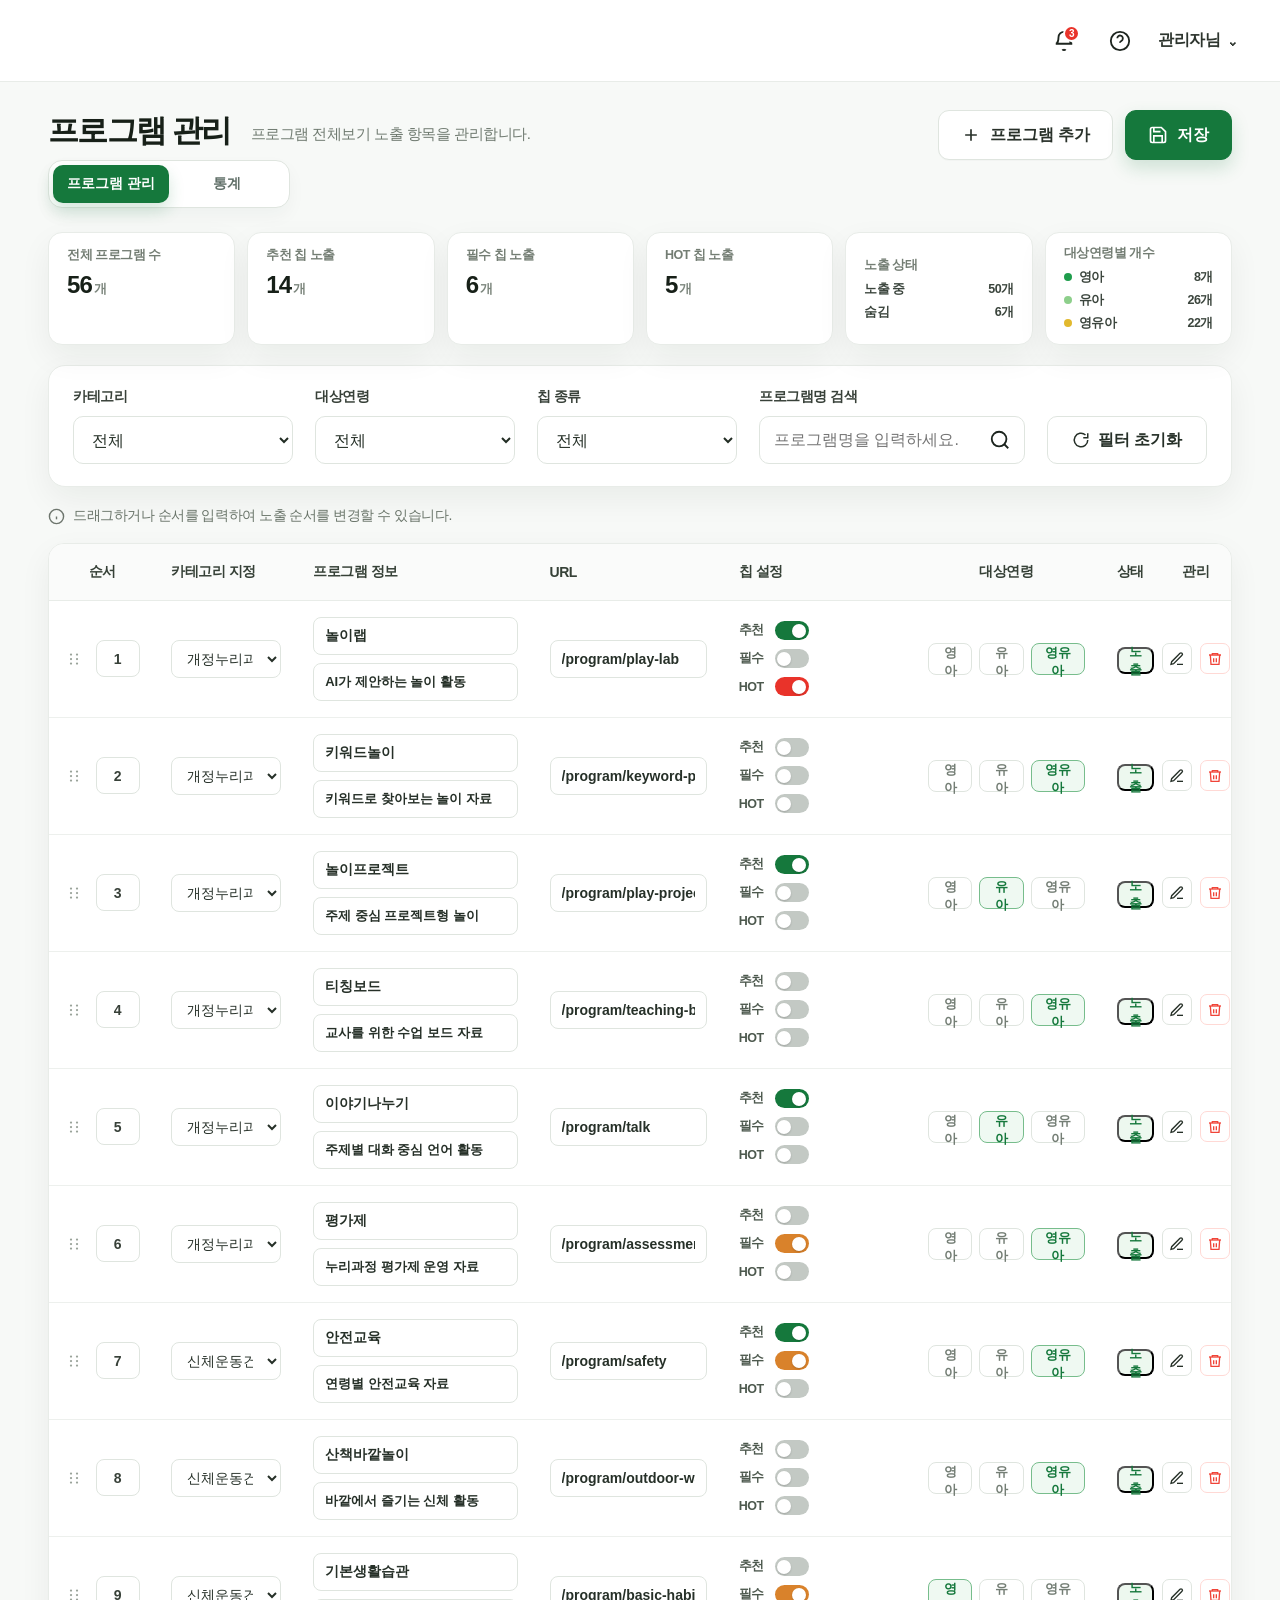
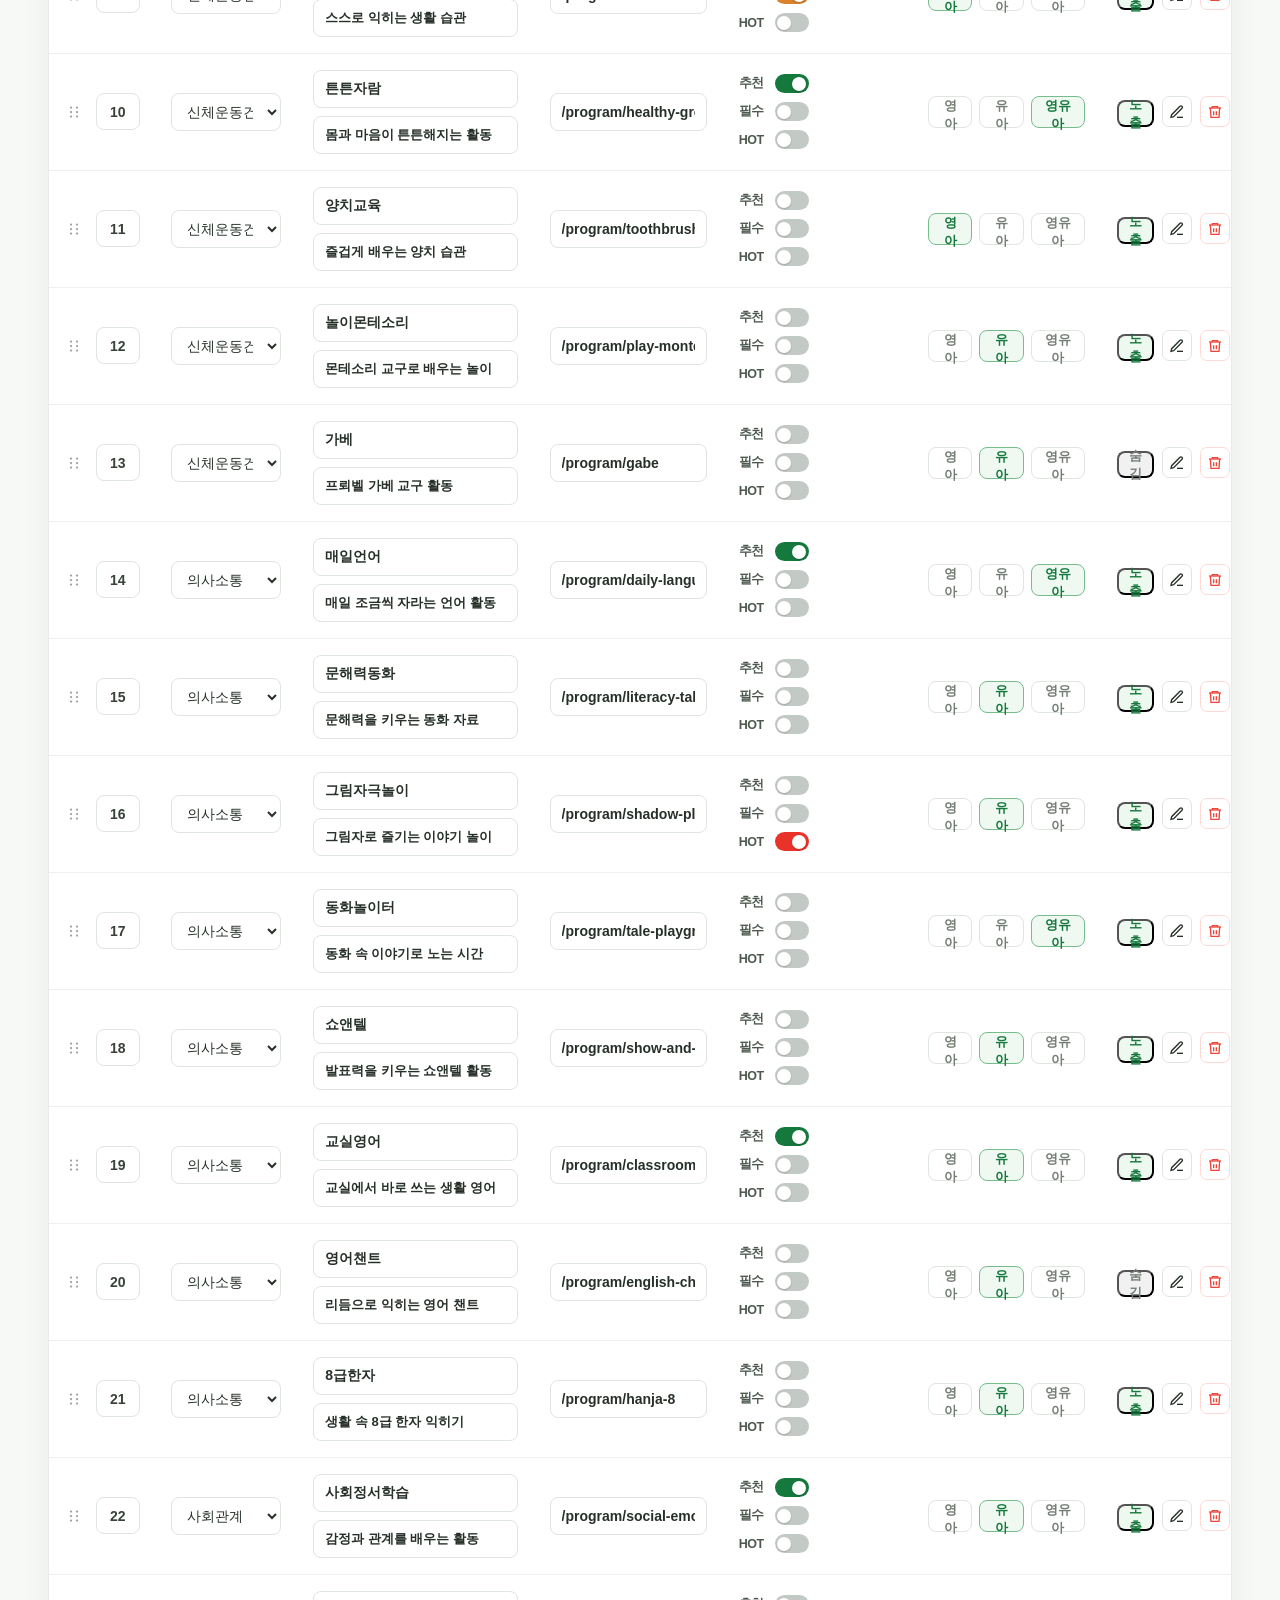
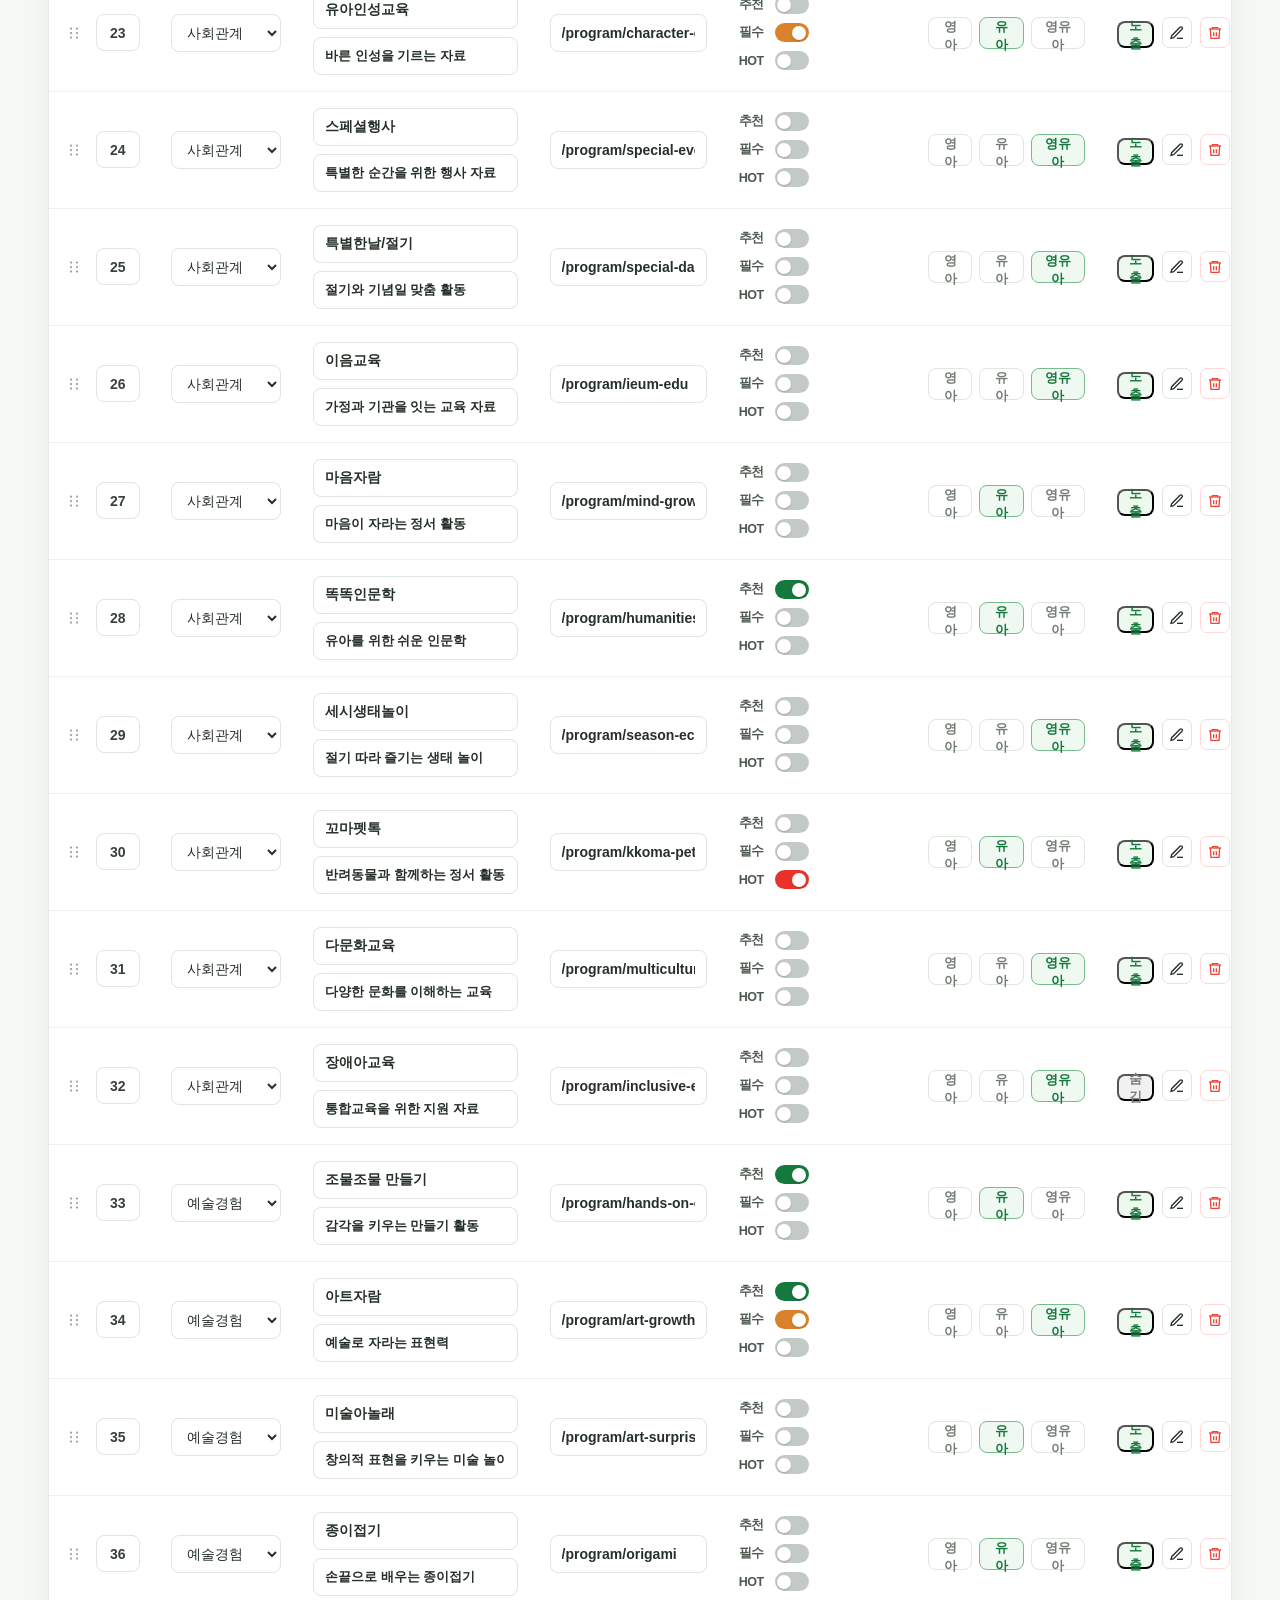
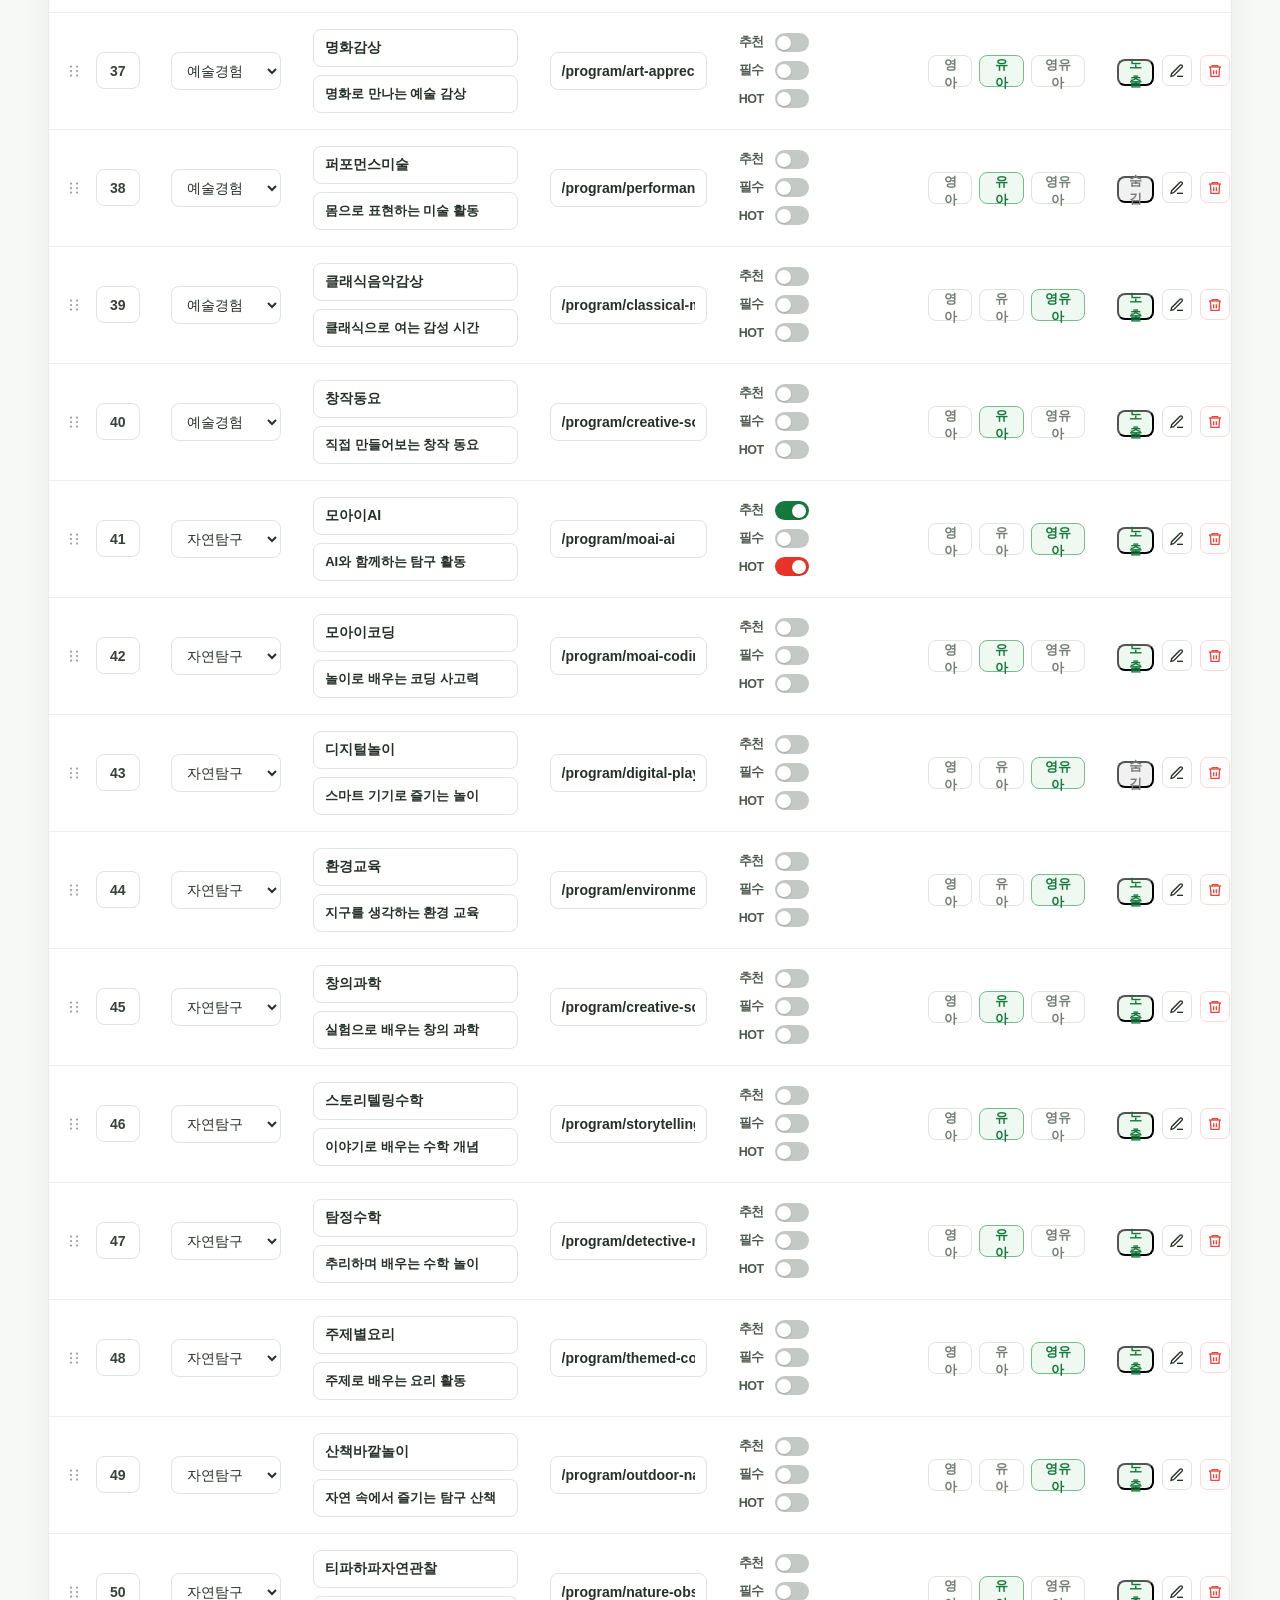
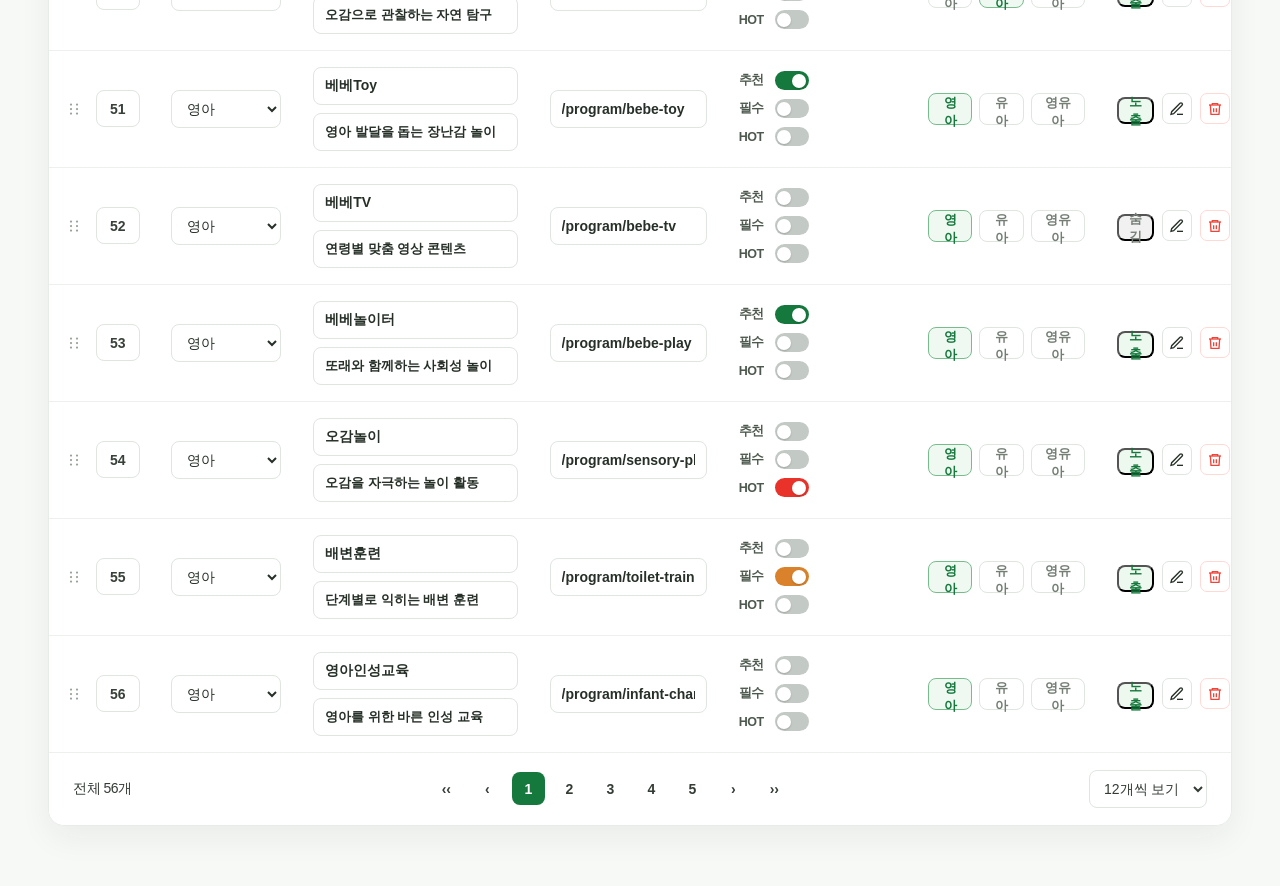
<file: gnb2/program_admin.html>
<!DOCTYPE html>
<html lang="ko">
<head>
  <meta charset="UTF-8" />
  <meta name="viewport" content="width=device-width, initial-scale=1.0" />
  <title>프로그램 관리</title>
  <style>
    :root{
      --green:#15783c;
      --green-2:#1b8f4b;
      --green-3:#eaf6ee;
      --mint:#f4faf6;
      --line:#e8ece8;
      --line-2:#dfe5df;
      --bg:#f7f9f7;
      --text:#172018;
      --muted:#7c867d;
      --danger:#f04438;
      --danger-bg:#fff2f0;
      --gray:#f3f5f3;
      --shadow:0 12px 32px rgba(20,40,25,.06);
    }
    *{box-sizing:border-box}
    body{
      margin:0;
      font-family:-apple-system,BlinkMacSystemFont,"Segoe UI",Roboto,"Noto Sans KR",Arial,sans-serif;
      color:var(--text);
      background:var(--bg);
      letter-spacing:-.03em;
    }
    button,input,select{font:inherit}
    .app{display:flex;min-height:100vh}

    /* content */
    .main{width:100%}
    .topbar{
      height:82px;background:#fff;border-bottom:1px solid var(--line);
      display:flex;align-items:center;justify-content:flex-end;padding:0 44px;gap:20px;
    }
    .icon-btn{width:36px;height:36px;border:0;background:transparent;border-radius:50%;position:relative;display:grid;place-items:center;color:#1d251f;cursor:pointer}
    .badge{position:absolute;right:2px;top:2px;background:#e9332a;color:#fff;border-radius:999px;font-size:10px;font-weight:800;min-width:17px;height:17px;display:grid;place-items:center;border:2px solid #fff}
    .user-menu{display:flex;align-items:center;gap:8px;font-weight:700;color:#2d352e}
    .page{padding:28px 48px 60px;max-width:1720px;margin:0 auto}
    .page-head{display:flex;align-items:flex-start;justify-content:space-between;margin-bottom:24px;gap:24px}
    .title-area{display:flex;flex-direction:column;gap:14px}
    .title-row{display:flex;align-items:flex-end;gap:20px}
    h1{font-size:31px;line-height:1;margin:0;font-weight:900;letter-spacing:-.055em}
    .desc{font-size:15px;color:#6f7a70;margin-bottom:2px}
    .tabs{display:inline-flex;width:fit-content;padding:4px;border:1px solid var(--line-2);background:#fff;border-radius:14px;box-shadow:0 8px 18px rgba(20,60,40,.04)}
    .tab{min-width:116px;height:38px;border:0;border-radius:10px;background:transparent;color:#617069;font-weight:850;font-size:14px;cursor:pointer}
    .tab.active{background:var(--green);color:#fff;box-shadow:0 8px 16px rgba(21,120,60,.18)}
    .actions{display:flex;gap:12px}
    .btn{
      height:50px;border-radius:11px;border:1px solid var(--line-2);background:#fff;padding:0 22px;
      display:inline-flex;align-items:center;gap:9px;font-weight:800;color:#29312a;cursor:pointer;box-shadow:0 1px 0 rgba(0,0,0,.02)
    }
    .btn.primary{background:var(--green);border-color:var(--green);color:#fff;box-shadow:0 8px 18px rgba(21,120,60,.18)}
    .btn:hover{filter:brightness(.98)}
    .btn svg{width:20px;height:20px}

    .filter-card{
      background:#fff;border:1px solid var(--line);border-radius:17px;padding:22px 24px;margin-bottom:20px;box-shadow:var(--shadow)
    }
    .filters{display:grid;grid-template-columns:220px 200px 200px 1fr 160px;gap:22px;align-items:end}
    .field label{display:block;font-size:14px;font-weight:800;margin-bottom:10px;color:#384139}
    .field select,.field input{
      width:100%;height:48px;border:1px solid var(--line-2);border-radius:10px;background:#fff;padding:0 14px;color:#222d24;outline:none
    }
    .search-wrap{position:relative}
    .search-wrap input{padding-right:46px}
    .search-wrap svg{position:absolute;right:14px;bottom:13px;width:22px;height:22px;color:#1c241e}
    .reset{height:48px;border:1px solid var(--line-2);background:#fff;border-radius:10px;font-weight:750;display:flex;justify-content:center;align-items:center;gap:8px;color:#263028;cursor:pointer}
    .hint{display:flex;gap:8px;align-items:center;color:#697469;font-size:14px;margin:8px 0 18px 0}
    .hint svg{width:17px;height:17px;color:#6d756d}

    .summary-dash{display:grid;grid-template-columns:repeat(auto-fit,minmax(140px,1fr));gap:12px;margin-bottom:20px}
    .summary-tile{background:#fff;border:1px solid var(--line);border-radius:14px;padding:14px 18px;box-shadow:var(--shadow)}
    .summary-tile-label{font-size:12.5px;color:#737d73;font-weight:750;margin-bottom:7px}
    .summary-tile-value{font-size:24px;font-weight:900;letter-spacing:-.04em}
    .summary-tile-value span{font-size:13px;margin-left:2px;font-weight:700;color:#7c867d}
    .summary-tile.stack{display:flex;flex-direction:column;justify-content:center;padding:12px 18px}
    .mini-row{display:flex;align-items:center;justify-content:space-between;font-size:12.5px;font-weight:700;color:#3b453d}
    .mini-row+.mini-row{margin-top:6px}
    .dot{width:8px;height:8px;border-radius:50%;display:inline-block;margin-right:7px}.dot.baby{background:#1f9d4c}.dot.child{background:#8dcf8b}.dot.all{background:#e2b92e}
    .dot.rec{background:var(--green)}.dot.req{background:#d9822b}.dot.hot{background:#e9332a}

    .table-card{background:#fff;border:1px solid var(--line);border-radius:16px;overflow:hidden;box-shadow:var(--shadow)}
    table{width:100%;border-collapse:collapse;table-layout:fixed}
    thead th{height:56px;background:#fafbfa;border-bottom:1px solid var(--line);font-size:14px;color:#364137;font-weight:850;text-align:left;padding:0 16px}
    tbody td{padding:16px;vertical-align:middle;font-size:14px;border-bottom:1px solid #edf0ed}
    tbody tr:hover{background:#fbfdfb}
    tbody tr.dragging{opacity:.45;background:var(--green-3)}
    th.order,td.order{width:9%;text-align:center}
    th.category,td.category{width:12%}
    th.info,td.info{width:20%}
    th.url,td.url{width:16%}
    th.chips,td.chips{width:16%}
    th.age,td.age{width:16%;text-align:center}
    th.status,td.status{width:5%;text-align:center}
    th.manage,td.manage{width:6%;text-align:center}

    .info-stack{display:flex;flex-direction:column;gap:8px}
    .subtext-input{color:#6f7a70;font-weight:550;font-size:13px}
    .chip-set{display:flex;flex-direction:column;gap:9px}
    .chip-toggle{display:flex;align-items:center;justify-content:flex-start;gap:8px;font-size:12.5px;font-weight:750;color:#4d594e}
    .chip-toggle span:first-child{width:28px}
    .chip-toggle .mini-toggle{position:relative;width:34px;height:19px;display:inline-block;flex:none}
    .chip-toggle .mini-toggle input{opacity:0;width:0;height:0}
    .chip-toggle .mini-slider{position:absolute;cursor:pointer;inset:0;background:#c3c9c4;border-radius:999px;transition:.18s}
    .chip-toggle .mini-slider:before{content:"";position:absolute;width:14px;height:14px;left:2.5px;top:2.5px;background:#fff;border-radius:50%;transition:.18s;box-shadow:0 1px 2px rgba(0,0,0,.18)}
    .chip-toggle .mini-toggle input:checked + .mini-slider{background:var(--green)}
    .chip-toggle .mini-toggle input:checked + .mini-slider:before{transform:translateX(15px)}
    .chip-toggle.chip-required .mini-toggle input:checked + .mini-slider{background:#d9822b}
    .chip-toggle.chip-hot .mini-toggle input:checked + .mini-slider{background:#e9332a}

    .order-wrap{display:flex;align-items:center;gap:13px;justify-content:center}
    .drag-handle{cursor:grab;color:#9aa39a;display:grid;place-items:center}
    .drag-handle:active{cursor:grabbing}
    .order-input{width:44px;height:37px;border:1px solid var(--line-2);border-radius:8px;text-align:center;font-weight:750;color:#384139;background:#fff}
    .cell-select,.cell-input{
      height:38px;border:1px solid var(--line-2);border-radius:8px;background:#fff;padding:0 11px;width:100%;outline:none;color:#263028
    }
    .cell-input{font-weight:650}
    .age-group{display:flex;gap:7px;justify-content:center}
    .age-chip{height:32px;padding:0 12px;border-radius:8px;border:1px solid var(--line-2);background:#fff;color:#747e75;font-weight:760;font-size:13px;cursor:pointer}
    .age-chip.active{background:#eff9f2;color:var(--green);border-color:#77bd8c}
    .status-chip{height:27px;padding:0 10px;border-radius:8px;display:inline-flex;align-items:center;font-size:13px;font-weight:850}
    .status-chip.show{background:#edf8ef;color:var(--green)}
    .status-chip.hide{background:#f0f1f0;color:#777f78}
    .manage-actions{display:flex;gap:8px;justify-content:center}
    .mini-btn{width:31px;height:31px;border:1px solid var(--line-2);background:#fff;border-radius:7px;display:grid;place-items:center;cursor:pointer;color:#263028}
    .mini-btn.delete{color:var(--danger);border-color:#ffd9d5;background:#fff}
    .mini-btn:hover{background:#f8faf8}
    .mini-btn svg{width:16px;height:16px}

    .table-footer{height:72px;display:flex;align-items:center;justify-content:space-between;padding:0 24px;background:#fff;font-size:14px;color:#343c35}
    .paging{display:flex;align-items:center;gap:8px}
    .page-btn{min-width:33px;height:33px;border:0;background:#fff;border-radius:8px;color:#333c35;font-weight:750;cursor:pointer}
    .page-btn.active{background:var(--green);color:#fff}
    .view-select{height:38px;border:1px solid var(--line-2);border-radius:8px;background:#fff;padding:0 10px;color:#343c35}

    .modal-backdrop{position:fixed;inset:0;background:rgba(0,0,0,.28);display:none;align-items:center;justify-content:center;z-index:20}
    .modal-backdrop.open{display:flex}
    .modal{width:560px;background:#fff;border-radius:18px;box-shadow:0 22px 60px rgba(0,0,0,.18);padding:28px;border:1px solid var(--line)}
    .modal h2{margin:0 0 18px;font-size:24px;letter-spacing:-.05em}
    .modal-grid{display:grid;grid-template-columns:1fr 1fr;gap:16px}.modal-grid .wide{grid-column:1/3}
    .modal .field input,.modal .field select{height:46px}.modal-actions{display:flex;justify-content:flex-end;gap:10px;margin-top:24px}

    @media (max-width:1200px){
      .filters{grid-template-columns:1fr 1fr}.search-field{grid-column:1/3}
    }
  </style>
</head>
<body>
  <div class="app">
    <main class="main">
      <header class="topbar">
        <button class="icon-btn" aria-label="알림"><span class="badge">3</span><svg viewBox="0 0 24 24" fill="none" stroke="currentColor" stroke-width="2" width="22" height="22"><path d="M18 8a6 6 0 1 0-12 0c0 7-3 7-3 7h18s-3 0-3-7"/><path d="M13.73 21a2 2 0 0 1-3.46 0"/></svg></button>
        <button class="icon-btn" aria-label="도움말"><svg viewBox="0 0 24 24" fill="none" stroke="currentColor" stroke-width="2" width="22" height="22"><circle cx="12" cy="12" r="10"/><path d="M9.09 9a3 3 0 1 1 5.83 1c0 2-3 2-3 4"/><path d="M12 17h.01"/></svg></button>
        <div class="user-menu">관리자님 <span>⌄</span></div>
      </header>

      <section class="page">
        <div class="page-head">
          <div class="title-area">
            <div class="title-row">
              <h1>프로그램 관리</h1>
              <p class="desc">프로그램 전체보기 노출 항목을 관리합니다.</p>
            </div>
            <nav class="tabs" aria-label="프로그램 관리 탭">
              <button class="tab active" onclick="location.href='program_admin.html'">프로그램 관리</button>
              <button class="tab" onclick="location.href='program_stats_only.html'">통계</button>
            </nav>
          </div>
          <div class="actions">
            <button class="btn" id="addBtn"><svg viewBox="0 0 24 24" fill="none" stroke="currentColor" stroke-width="2"><path d="M12 5v14M5 12h14"/></svg>프로그램 추가</button>
            <button class="btn primary" id="saveBtn"><svg viewBox="0 0 24 24" fill="none" stroke="currentColor" stroke-width="2"><path d="M19 21H5a2 2 0 0 1-2-2V5a2 2 0 0 1 2-2h11l5 5v11a2 2 0 0 1-2 2Z"/><path d="M17 21v-8H7v8"/><path d="M7 3v5h8"/></svg>저장</button>
          </div>
        </div>

        <div class="summary-dash">
          <div class="summary-tile">
            <div class="summary-tile-label">전체 프로그램 수</div>
            <div class="summary-tile-value" id="countAll">0<span>개</span></div>
          </div>
          <div class="summary-tile">
            <div class="summary-tile-label">추천 칩 노출</div>
            <div class="summary-tile-value" id="countRec">0<span>개</span></div>
          </div>
          <div class="summary-tile">
            <div class="summary-tile-label">필수 칩 노출</div>
            <div class="summary-tile-value" id="countReq">0<span>개</span></div>
          </div>
          <div class="summary-tile">
            <div class="summary-tile-label">HOT 칩 노출</div>
            <div class="summary-tile-value" id="countHot">0<span>개</span></div>
          </div>
          <div class="summary-tile stack">
            <div class="summary-tile-label">노출 상태</div>
            <div class="mini-row"><span>노출 중</span><strong id="countShow">0개</strong></div>
            <div class="mini-row"><span>숨김</span><strong id="countHide">0개</strong></div>
          </div>
          <div class="summary-tile stack">
            <div class="summary-tile-label">대상연령별 개수</div>
            <div class="mini-row"><span><i class="dot baby"></i>영아</span><strong id="countBaby">0개</strong></div>
            <div class="mini-row"><span><i class="dot child"></i>유아</span><strong id="countChild">0개</strong></div>
            <div class="mini-row"><span><i class="dot all"></i>영유아</span><strong id="countAllAge">0개</strong></div>
          </div>
        </div>

        <div class="filter-card">
          <div class="filters">
            <div class="field">
              <label for="filterCategory">카테고리</label>
              <select id="filterCategory">
                <option value="전체">전체</option>
                <option>개정누리과정</option><option>신체운동건강</option><option>의사소통</option><option>사회관계</option><option>예술경험</option><option>자연탐구</option><option>영아</option>
              </select>
            </div>
            <div class="field">
              <label for="filterAge">대상연령</label>
              <select id="filterAge">
                <option value="전체">전체</option><option>영아</option><option>유아</option><option>영유아</option>
              </select>
            </div>
            <div class="field">
              <label for="filterChip">칩 종류</label>
              <select id="filterChip">
                <option value="전체">전체</option><option value="추천">추천</option><option value="필수">필수</option><option value="HOT">HOT</option>
              </select>
            </div>
            <div class="field search-field search-wrap">
              <label for="searchInput">프로그램명 검색</label>
              <input id="searchInput" type="search" placeholder="프로그램명을 입력하세요." />
              <svg viewBox="0 0 24 24" fill="none" stroke="currentColor" stroke-width="2"><circle cx="11" cy="11" r="8"/><path d="m21 21-4.35-4.35"/></svg>
            </div>
            <button class="reset" id="resetBtn"><svg viewBox="0 0 24 24" fill="none" stroke="currentColor" stroke-width="2" width="18" height="18"><path d="M21 12a9 9 0 1 1-3-6.7"/><path d="M21 3v6h-6"/></svg>필터 초기화</button>
          </div>
        </div>

        <div class="hint"><svg viewBox="0 0 24 24" fill="none" stroke="currentColor" stroke-width="2"><circle cx="12" cy="12" r="10"/><path d="M12 16v-4"/><path d="M12 8h.01"/></svg>드래그하거나 순서를 입력하여 노출 순서를 변경할 수 있습니다.</div>

        <div class="table-card">
            <table>
              <thead>
                <tr>
                  <th class="order">순서</th>
                  <th class="category">카테고리 지정</th>
                  <th class="info">프로그램 정보</th>
                  <th class="url">URL</th>
                  <th class="chips">칩 설정</th>
                  <th class="age">대상연령</th>
                  <th class="status">상태</th>
                  <th class="manage">관리</th>
                </tr>
              </thead>
              <tbody id="programTableBody"></tbody>
            </table>
            <div class="table-footer">
              <div id="totalCount">전체 0개</div>
              <div class="paging">
                <button class="page-btn">‹‹</button><button class="page-btn">‹</button>
                <button class="page-btn active">1</button><button class="page-btn">2</button><button class="page-btn">3</button><button class="page-btn">4</button><button class="page-btn">5</button>
                <button class="page-btn">›</button><button class="page-btn">››</button>
              </div>
              <select class="view-select"><option>12개씩 보기</option><option>24개씩 보기</option><option>48개씩 보기</option></select>
            </div>
        </div>
      </section>
    </main>
  </div>

  <div class="modal-backdrop" id="modalBackdrop">
    <div class="modal">
      <h2>프로그램 추가</h2>
      <div class="modal-grid">
        <div class="field">
          <label>카테고리 지정</label>
          <select id="modalCategory"><option>개정누리과정</option><option>신체운동건강</option><option>의사소통</option><option>사회관계</option><option>예술경험</option><option>자연탐구</option><option>영아</option></select>
        </div>
        <div class="field">
          <label>대상연령</label>
          <select id="modalAge"><option>영아</option><option>유아</option><option>영유아</option></select>
        </div>
        <div class="field wide">
          <label>프로그램명</label>
          <input id="modalName" placeholder="프로그램명을 입력하세요." />
        </div>
        <div class="field wide">
          <label>보조문구</label>
          <input id="modalSubtext" placeholder="예) 연령별 안전교육 자료" />
        </div>
        <div class="field wide">
          <label>URL</label>
          <input id="modalUrl" placeholder="/program/example" />
        </div>
        <div class="field">
          <label>상태</label>
          <select id="modalStatus"><option value="노출">노출</option><option value="숨김">숨김</option></select>
        </div>
        <div class="field wide">
          <label>칩 노출 설정</label>
          <div class="chip-set" style="flex-direction:row;gap:18px">
            <label class="chip-toggle"><span>추천</span><span class="mini-toggle"><input type="checkbox" id="modalChipRecommend" /><span class="mini-slider"></span></span></label>
            <label class="chip-toggle chip-required"><span>필수</span><span class="mini-toggle"><input type="checkbox" id="modalChipRequired" /><span class="mini-slider"></span></span></label>
            <label class="chip-toggle chip-hot"><span>HOT</span><span class="mini-toggle"><input type="checkbox" id="modalChipHot" /><span class="mini-slider"></span></span></label>
          </div>
        </div>
      </div>
      <div class="modal-actions">
        <button class="btn" id="modalCancel">취소</button>
        <button class="btn primary" id="modalAdd">추가</button>
      </div>
    </div>
  </div>

  <script>
    const categories = ['개정누리과정','신체운동건강','의사소통','사회관계','예술경험','자연탐구','영아'];
    const programs = [
      {order:1, category:'개정누리과정', name:'놀이랩', subtext:'AI가 제안하는 놀이 활동', url:'/program/play-lab', chips:{recommend:true, required:false, hot:true}, age:'영유아', status:'노출'},
      {order:2, category:'개정누리과정', name:'키워드놀이', subtext:'키워드로 찾아보는 놀이 자료', url:'/program/keyword-play', chips:{recommend:false, required:false, hot:false}, age:'영유아', status:'노출'},
      {order:3, category:'개정누리과정', name:'놀이프로젝트', subtext:'주제 중심 프로젝트형 놀이', url:'/program/play-project', chips:{recommend:true, required:false, hot:false}, age:'유아', status:'노출'},
      {order:4, category:'개정누리과정', name:'티칭보드', subtext:'교사를 위한 수업 보드 자료', url:'/program/teaching-board', chips:{recommend:false, required:false, hot:false}, age:'영유아', status:'노출'},
      {order:5, category:'개정누리과정', name:'이야기나누기', subtext:'주제별 대화 중심 언어 활동', url:'/program/talk', chips:{recommend:true, required:false, hot:false}, age:'유아', status:'노출'},
      {order:6, category:'개정누리과정', name:'평가제', subtext:'누리과정 평가제 운영 자료', url:'/program/assessment', chips:{recommend:false, required:true, hot:false}, age:'영유아', status:'노출'},

      {order:7, category:'신체운동건강', name:'안전교육', subtext:'연령별 안전교육 자료', url:'/program/safety', chips:{recommend:true, required:true, hot:false}, age:'영유아', status:'노출'},
      {order:8, category:'신체운동건강', name:'산책바깥놀이', subtext:'바깥에서 즐기는 신체 활동', url:'/program/outdoor-walk', chips:{recommend:false, required:false, hot:false}, age:'영유아', status:'노출'},
      {order:9, category:'신체운동건강', name:'기본생활습관', subtext:'스스로 익히는 생활 습관', url:'/program/basic-habit', chips:{recommend:false, required:true, hot:false}, age:'영아', status:'노출'},
      {order:10, category:'신체운동건강', name:'튼튼자람', subtext:'몸과 마음이 튼튼해지는 활동', url:'/program/healthy-growth', chips:{recommend:true, required:false, hot:false}, age:'영유아', status:'노출'},
      {order:11, category:'신체운동건강', name:'양치교육', subtext:'즐겁게 배우는 양치 습관', url:'/program/toothbrushing', chips:{recommend:false, required:false, hot:false}, age:'영아', status:'노출'},
      {order:12, category:'신체운동건강', name:'놀이몬테소리', subtext:'몬테소리 교구로 배우는 놀이', url:'/program/play-montessori', chips:{recommend:false, required:false, hot:false}, age:'유아', status:'노출'},
      {order:13, category:'신체운동건강', name:'가베', subtext:'프뢰벨 가베 교구 활동', url:'/program/gabe', chips:{recommend:false, required:false, hot:false}, age:'유아', status:'숨김'},

      {order:14, category:'의사소통', name:'매일언어', subtext:'매일 조금씩 자라는 언어 활동', url:'/program/daily-language', chips:{recommend:true, required:false, hot:false}, age:'영유아', status:'노출'},
      {order:15, category:'의사소통', name:'문해력동화', subtext:'문해력을 키우는 동화 자료', url:'/program/literacy-tale', chips:{recommend:false, required:false, hot:false}, age:'유아', status:'노출'},
      {order:16, category:'의사소통', name:'그림자극놀이', subtext:'그림자로 즐기는 이야기 놀이', url:'/program/shadow-play', chips:{recommend:false, required:false, hot:true}, age:'유아', status:'노출'},
      {order:17, category:'의사소통', name:'동화놀이터', subtext:'동화 속 이야기로 노는 시간', url:'/program/tale-playground', chips:{recommend:false, required:false, hot:false}, age:'영유아', status:'노출'},
      {order:18, category:'의사소통', name:'쇼앤텔', subtext:'발표력을 키우는 쇼앤텔 활동', url:'/program/show-and-tell', chips:{recommend:false, required:false, hot:false}, age:'유아', status:'노출'},
      {order:19, category:'의사소통', name:'교실영어', subtext:'교실에서 바로 쓰는 생활 영어', url:'/program/classroom-english', chips:{recommend:true, required:false, hot:false}, age:'유아', status:'노출'},
      {order:20, category:'의사소통', name:'영어챈트', subtext:'리듬으로 익히는 영어 챈트', url:'/program/english-chant', chips:{recommend:false, required:false, hot:false}, age:'유아', status:'숨김'},
      {order:21, category:'의사소통', name:'8급한자', subtext:'생활 속 8급 한자 익히기', url:'/program/hanja-8', chips:{recommend:false, required:false, hot:false}, age:'유아', status:'노출'},

      {order:22, category:'사회관계', name:'사회정서학습', subtext:'감정과 관계를 배우는 활동', url:'/program/social-emotional', chips:{recommend:true, required:false, hot:false}, age:'유아', status:'노출'},
      {order:23, category:'사회관계', name:'유아인성교육', subtext:'바른 인성을 기르는 자료', url:'/program/character-edu', chips:{recommend:false, required:true, hot:false}, age:'유아', status:'노출'},
      {order:24, category:'사회관계', name:'스페셜행사', subtext:'특별한 순간을 위한 행사 자료', url:'/program/special-event', chips:{recommend:false, required:false, hot:false}, age:'영유아', status:'노출'},
      {order:25, category:'사회관계', name:'특별한날/절기', subtext:'절기와 기념일 맞춤 활동', url:'/program/special-day', chips:{recommend:false, required:false, hot:false}, age:'영유아', status:'노출'},
      {order:26, category:'사회관계', name:'이음교육', subtext:'가정과 기관을 잇는 교육 자료', url:'/program/ieum-edu', chips:{recommend:false, required:false, hot:false}, age:'영유아', status:'노출'},
      {order:27, category:'사회관계', name:'마음자람', subtext:'마음이 자라는 정서 활동', url:'/program/mind-growth', chips:{recommend:false, required:false, hot:false}, age:'유아', status:'노출'},
      {order:28, category:'사회관계', name:'똑똑인문학', subtext:'유아를 위한 쉬운 인문학', url:'/program/humanities', chips:{recommend:true, required:false, hot:false}, age:'유아', status:'노출'},
      {order:29, category:'사회관계', name:'세시생태놀이', subtext:'절기 따라 즐기는 생태 놀이', url:'/program/season-eco-play', chips:{recommend:false, required:false, hot:false}, age:'영유아', status:'노출'},
      {order:30, category:'사회관계', name:'꼬마펫톡', subtext:'반려동물과 함께하는 정서 활동', url:'/program/kkoma-pettalk', chips:{recommend:false, required:false, hot:true}, age:'유아', status:'노출'},
      {order:31, category:'사회관계', name:'다문화교육', subtext:'다양한 문화를 이해하는 교육', url:'/program/multicultural', chips:{recommend:false, required:false, hot:false}, age:'영유아', status:'노출'},
      {order:32, category:'사회관계', name:'장애아교육', subtext:'통합교육을 위한 지원 자료', url:'/program/inclusive-edu', chips:{recommend:false, required:false, hot:false}, age:'영유아', status:'숨김'},

      {order:33, category:'예술경험', name:'조물조물 만들기', subtext:'감각을 키우는 만들기 활동', url:'/program/hands-on-craft', chips:{recommend:true, required:false, hot:false}, age:'유아', status:'노출'},
      {order:34, category:'예술경험', name:'아트자람', subtext:'예술로 자라는 표현력', url:'/program/art-growth', chips:{recommend:true, required:true, hot:false}, age:'영유아', status:'노출'},
      {order:35, category:'예술경험', name:'미술아놀래', subtext:'창의적 표현을 키우는 미술 놀이', url:'/program/art-surprise', chips:{recommend:false, required:false, hot:false}, age:'유아', status:'노출'},
      {order:36, category:'예술경험', name:'종이접기', subtext:'손끝으로 배우는 종이접기', url:'/program/origami', chips:{recommend:false, required:false, hot:false}, age:'유아', status:'노출'},
      {order:37, category:'예술경험', name:'명화감상', subtext:'명화로 만나는 예술 감상', url:'/program/art-appreciation', chips:{recommend:false, required:false, hot:false}, age:'유아', status:'노출'},
      {order:38, category:'예술경험', name:'퍼포먼스미술', subtext:'몸으로 표현하는 미술 활동', url:'/program/performance-art', chips:{recommend:false, required:false, hot:false}, age:'유아', status:'숨김'},
      {order:39, category:'예술경험', name:'클래식음악감상', subtext:'클래식으로 여는 감성 시간', url:'/program/classical-music', chips:{recommend:false, required:false, hot:false}, age:'영유아', status:'노출'},
      {order:40, category:'예술경험', name:'창작동요', subtext:'직접 만들어보는 창작 동요', url:'/program/creative-song', chips:{recommend:false, required:false, hot:false}, age:'유아', status:'노출'},

      {order:41, category:'자연탐구', name:'모아이AI', subtext:'AI와 함께하는 탐구 활동', url:'/program/moai-ai', chips:{recommend:true, required:false, hot:true}, age:'영유아', status:'노출'},
      {order:42, category:'자연탐구', name:'모아이코딩', subtext:'놀이로 배우는 코딩 사고력', url:'/program/moai-coding', chips:{recommend:false, required:false, hot:false}, age:'유아', status:'노출'},
      {order:43, category:'자연탐구', name:'디지털놀이', subtext:'스마트 기기로 즐기는 놀이', url:'/program/digital-play', chips:{recommend:false, required:false, hot:false}, age:'영유아', status:'숨김'},
      {order:44, category:'자연탐구', name:'환경교육', subtext:'지구를 생각하는 환경 교육', url:'/program/environment-edu', chips:{recommend:false, required:false, hot:false}, age:'영유아', status:'노출'},
      {order:45, category:'자연탐구', name:'창의과학', subtext:'실험으로 배우는 창의 과학', url:'/program/creative-science', chips:{recommend:false, required:false, hot:false}, age:'유아', status:'노출'},
      {order:46, category:'자연탐구', name:'스토리텔링수학', subtext:'이야기로 배우는 수학 개념', url:'/program/storytelling-math', chips:{recommend:false, required:false, hot:false}, age:'유아', status:'노출'},
      {order:47, category:'자연탐구', name:'탐정수학', subtext:'추리하며 배우는 수학 놀이', url:'/program/detective-math', chips:{recommend:false, required:false, hot:false}, age:'유아', status:'노출'},
      {order:48, category:'자연탐구', name:'주제별요리', subtext:'주제로 배우는 요리 활동', url:'/program/themed-cooking', chips:{recommend:false, required:false, hot:false}, age:'영유아', status:'노출'},
      {order:49, category:'자연탐구', name:'산책바깥놀이', subtext:'자연 속에서 즐기는 탐구 산책', url:'/program/outdoor-nature-walk', chips:{recommend:false, required:false, hot:false}, age:'영유아', status:'노출'},
      {order:50, category:'자연탐구', name:'티파하파자연관찰', subtext:'오감으로 관찰하는 자연 탐구', url:'/program/nature-observation', chips:{recommend:false, required:false, hot:false}, age:'유아', status:'노출'},

      {order:51, category:'영아', name:'베베Toy', subtext:'영아 발달을 돕는 장난감 놀이', url:'/program/bebe-toy', chips:{recommend:true, required:false, hot:false}, age:'영아', status:'노출'},
      {order:52, category:'영아', name:'베베TV', subtext:'연령별 맞춤 영상 콘텐츠', url:'/program/bebe-tv', chips:{recommend:false, required:false, hot:false}, age:'영아', status:'숨김'},
      {order:53, category:'영아', name:'베베놀이터', subtext:'또래와 함께하는 사회성 놀이', url:'/program/bebe-play', chips:{recommend:true, required:false, hot:false}, age:'영아', status:'노출'},
      {order:54, category:'영아', name:'오감놀이', subtext:'오감을 자극하는 놀이 활동', url:'/program/sensory-play', chips:{recommend:false, required:false, hot:true}, age:'영아', status:'노출'},
      {order:55, category:'영아', name:'배변훈련', subtext:'단계별로 익히는 배변 훈련', url:'/program/toilet-training', chips:{recommend:false, required:true, hot:false}, age:'영아', status:'노출'},
      {order:56, category:'영아', name:'영아인성교육', subtext:'영아를 위한 바른 인성 교육', url:'/program/infant-character-edu', chips:{recommend:false, required:false, hot:false}, age:'영아', status:'노출'},
    ];

    const body = document.getElementById('programTableBody');
    let dragIndex = null;

    function categoryOptions(selected){
      return categories.map(c => `<option ${c===selected?'selected':''}>${c}</option>`).join('');
    }

    const chipFilterMap = {'추천':'recommend', '필수':'required', 'HOT':'hot'};

    function render(){
      const categoryFilter = document.getElementById('filterCategory').value;
      const chipFilter = document.getElementById('filterChip').value;
      const ageFilter = document.getElementById('filterAge').value;
      const keyword = document.getElementById('searchInput').value.trim().toLowerCase();

      const filtered = programs.filter(p => {
        const byCategory = categoryFilter === '전체' || p.category === categoryFilter;
        const byChip = chipFilter === '전체' || p.chips[chipFilterMap[chipFilter]];
        const byAge = ageFilter === '전체' || p.age === ageFilter;
        const byKeyword = !keyword || p.name.toLowerCase().includes(keyword);
        return byCategory && byChip && byAge && byKeyword;
      });

      body.innerHTML = filtered.map((p) => {
        const realIndex = programs.indexOf(p);
        return `
          <tr draggable="true" data-index="${realIndex}">
            <td class="order">
              <div class="order-wrap">
                <span class="drag-handle" title="드래그로 순서 변경">
                  <svg viewBox="0 0 24 24" fill="currentColor" width="18" height="18"><circle cx="8" cy="6" r="1.5"/><circle cx="8" cy="12" r="1.5"/><circle cx="8" cy="18" r="1.5"/><circle cx="16" cy="6" r="1.5"/><circle cx="16" cy="12" r="1.5"/><circle cx="16" cy="18" r="1.5"/></svg>
                </span>
                <input class="order-input" value="${p.order}" data-field="order" data-index="${realIndex}" />
              </div>
            </td>
            <td class="category"><select class="cell-select" data-field="category" data-index="${realIndex}">${categoryOptions(p.category)}</select></td>
            <td class="info">
              <div class="info-stack">
                <input class="cell-input" value="${p.name}" data-field="name" data-index="${realIndex}" placeholder="프로그램명" />
                <input class="cell-input subtext-input" value="${p.subtext || ''}" data-field="subtext" data-index="${realIndex}" placeholder="보조문구" />
              </div>
            </td>
            <td class="url"><input class="cell-input" value="${p.url}" data-field="url" data-index="${realIndex}" /></td>
            <td class="chips">
              <div class="chip-set">
                <label class="chip-toggle"><span>추천</span><span class="mini-toggle"><input type="checkbox" ${p.chips.recommend?'checked':''} data-chip="recommend" data-index="${realIndex}" /><span class="mini-slider"></span></span></label>
                <label class="chip-toggle chip-required"><span>필수</span><span class="mini-toggle"><input type="checkbox" ${p.chips.required?'checked':''} data-chip="required" data-index="${realIndex}" /><span class="mini-slider"></span></span></label>
                <label class="chip-toggle chip-hot"><span>HOT</span><span class="mini-toggle"><input type="checkbox" ${p.chips.hot?'checked':''} data-chip="hot" data-index="${realIndex}" /><span class="mini-slider"></span></span></label>
              </div>
            </td>
            <td class="age">
              <div class="age-group" data-index="${realIndex}">
                ${['영아','유아','영유아'].map(age => `<button type="button" class="age-chip ${p.age===age?'active':''}" data-age="${age}">${age}</button>`).join('')}
              </div>
            </td>
            <td class="status"><button type="button" class="status-chip ${p.status==='노출'?'show':'hide'}" data-field="status" data-index="${realIndex}">${p.status}</button></td>
            <td class="manage"><div class="manage-actions"><button class="mini-btn" title="수정"><svg viewBox="0 0 24 24" fill="none" stroke="currentColor" stroke-width="2"><path d="M12 20h9"/><path d="M16.5 3.5a2.1 2.1 0 0 1 3 3L7 19l-4 1 1-4 12.5-12.5Z"/></svg></button><button class="mini-btn delete" title="삭제" data-delete="${realIndex}"><svg viewBox="0 0 24 24" fill="none" stroke="currentColor" stroke-width="2"><path d="M3 6h18"/><path d="M8 6V4h8v2"/><path d="M19 6l-1 14H6L5 6"/><path d="M10 11v6M14 11v6"/></svg></button></div></td>
          </tr>
        `;
      }).join('');

      updateSummary();
      bindRows();
    }

    function updateSummary(){
      const all = programs.length;
      const rec = programs.filter(p => p.chips.recommend).length;
      const req = programs.filter(p => p.chips.required).length;
      const hot = programs.filter(p => p.chips.hot).length;
      const show = programs.filter(p => p.status === '노출').length;
      const hide = all - show;
      document.getElementById('totalCount').textContent = `전체 ${all}개`;
      document.getElementById('countAll').innerHTML = `${all}<span>개</span>`;
      document.getElementById('countRec').innerHTML = `${rec}<span>개</span>`;
      document.getElementById('countReq').innerHTML = `${req}<span>개</span>`;
      document.getElementById('countHot').innerHTML = `${hot}<span>개</span>`;
      document.getElementById('countShow').textContent = `${show}개`;
      document.getElementById('countHide').textContent = `${hide}개`;
      document.getElementById('countBaby').textContent = `${programs.filter(p => p.age === '영아').length}개`;
      document.getElementById('countChild').textContent = `${programs.filter(p => p.age === '유아').length}개`;
      document.getElementById('countAllAge').textContent = `${programs.filter(p => p.age === '영유아').length}개`;
    }

    function normalizeOrder(){
      programs.forEach((p, i) => p.order = i + 1);
    }

    function bindRows(){
      body.querySelectorAll('input[data-field], select[data-field]').forEach(el => {
        el.addEventListener('change', (e) => {
          const idx = Number(e.target.dataset.index);
          const field = e.target.dataset.field;
          if(field === 'order') {
            const newOrder = Math.max(1, Math.min(programs.length, Number(e.target.value) || programs[idx].order));
            const [moved] = programs.splice(idx, 1);
            programs.splice(newOrder - 1, 0, moved);
            normalizeOrder();
          } else programs[idx][field] = e.target.value;
          render();
        });
      });

      body.querySelectorAll('input[data-chip]').forEach(el => {
        el.addEventListener('change', (e) => {
          const idx = Number(e.target.dataset.index);
          const chip = e.target.dataset.chip;
          programs[idx].chips[chip] = e.target.checked;
          render();
        });
      });

      body.querySelectorAll('.age-chip').forEach(btn => {
        btn.addEventListener('click', () => {
          const idx = Number(btn.closest('.age-group').dataset.index);
          programs[idx].age = btn.dataset.age;
          render();
        });
      });

      body.querySelectorAll('.status-chip').forEach(btn => {
        btn.addEventListener('click', () => {
          const idx = Number(btn.dataset.index);
          programs[idx].status = programs[idx].status === '노출' ? '숨김' : '노출';
          render();
        });
      });

      body.querySelectorAll('[data-delete]').forEach(btn => {
        btn.addEventListener('click', () => {
          const idx = Number(btn.dataset.delete);
          if(confirm(`'${programs[idx].name}' 프로그램을 삭제하시겠습니까?`)){
            programs.splice(idx,1);
            normalizeOrder();
            render();
          }
        });
      });

      body.querySelectorAll('tr').forEach(row => {
        row.addEventListener('dragstart', () => {
          dragIndex = Number(row.dataset.index);
          row.classList.add('dragging');
        });
        row.addEventListener('dragend', () => {
          row.classList.remove('dragging');
          dragIndex = null;
        });
        row.addEventListener('dragover', (e) => e.preventDefault());
        row.addEventListener('drop', () => {
          const dropIndex = Number(row.dataset.index);
          if(dragIndex === null || dragIndex === dropIndex) return;
          const [moved] = programs.splice(dragIndex, 1);
          programs.splice(dropIndex, 0, moved);
          normalizeOrder();
          render();
        });
      });
    }

    ['filterCategory','filterChip','filterAge','searchInput'].forEach(id => {
      document.getElementById(id).addEventListener(id === 'searchInput' ? 'input' : 'change', render);
    });
    document.getElementById('resetBtn').addEventListener('click', () => {
      document.getElementById('filterCategory').value = '전체';
      document.getElementById('filterChip').value = '전체';
      document.getElementById('filterAge').value = '전체';
      document.getElementById('searchInput').value = '';
      render();
    });

    const modal = document.getElementById('modalBackdrop');
    function openModal(){ modal.classList.add('open'); document.getElementById('modalName').focus(); }
    function closeModal(){ modal.classList.remove('open'); }
    document.getElementById('addBtn').addEventListener('click', openModal);
    document.getElementById('modalCancel').addEventListener('click', closeModal);
    modal.addEventListener('click', (e) => { if(e.target === modal) closeModal(); });
    document.getElementById('modalAdd').addEventListener('click', () => {
      const name = document.getElementById('modalName').value.trim();
      const url = document.getElementById('modalUrl').value.trim();
      if(!name || !url){ alert('프로그램명과 URL을 입력해주세요.'); return; }
      programs.push({
        order:programs.length + 1,
        category:document.getElementById('modalCategory').value,
        name,
        subtext:document.getElementById('modalSubtext').value.trim(),
        url,
        chips:{
          recommend:document.getElementById('modalChipRecommend').checked,
          required:document.getElementById('modalChipRequired').checked,
          hot:document.getElementById('modalChipHot').checked
        },
        age:document.getElementById('modalAge').value,
        status:document.getElementById('modalStatus').value
      });
      document.getElementById('modalName').value = '';
      document.getElementById('modalSubtext').value = '';
      document.getElementById('modalUrl').value = '';
      document.getElementById('modalChipRecommend').checked = false;
      document.getElementById('modalChipRequired').checked = false;
      document.getElementById('modalChipHot').checked = false;
      closeModal();
      render();
    });
    document.getElementById('saveBtn').addEventListener('click', () => {
      alert('저장되었습니다. 실제 개발 시 API 연동 영역입니다.');
    });

    render();
  </script>
</body>
</html>
</file>
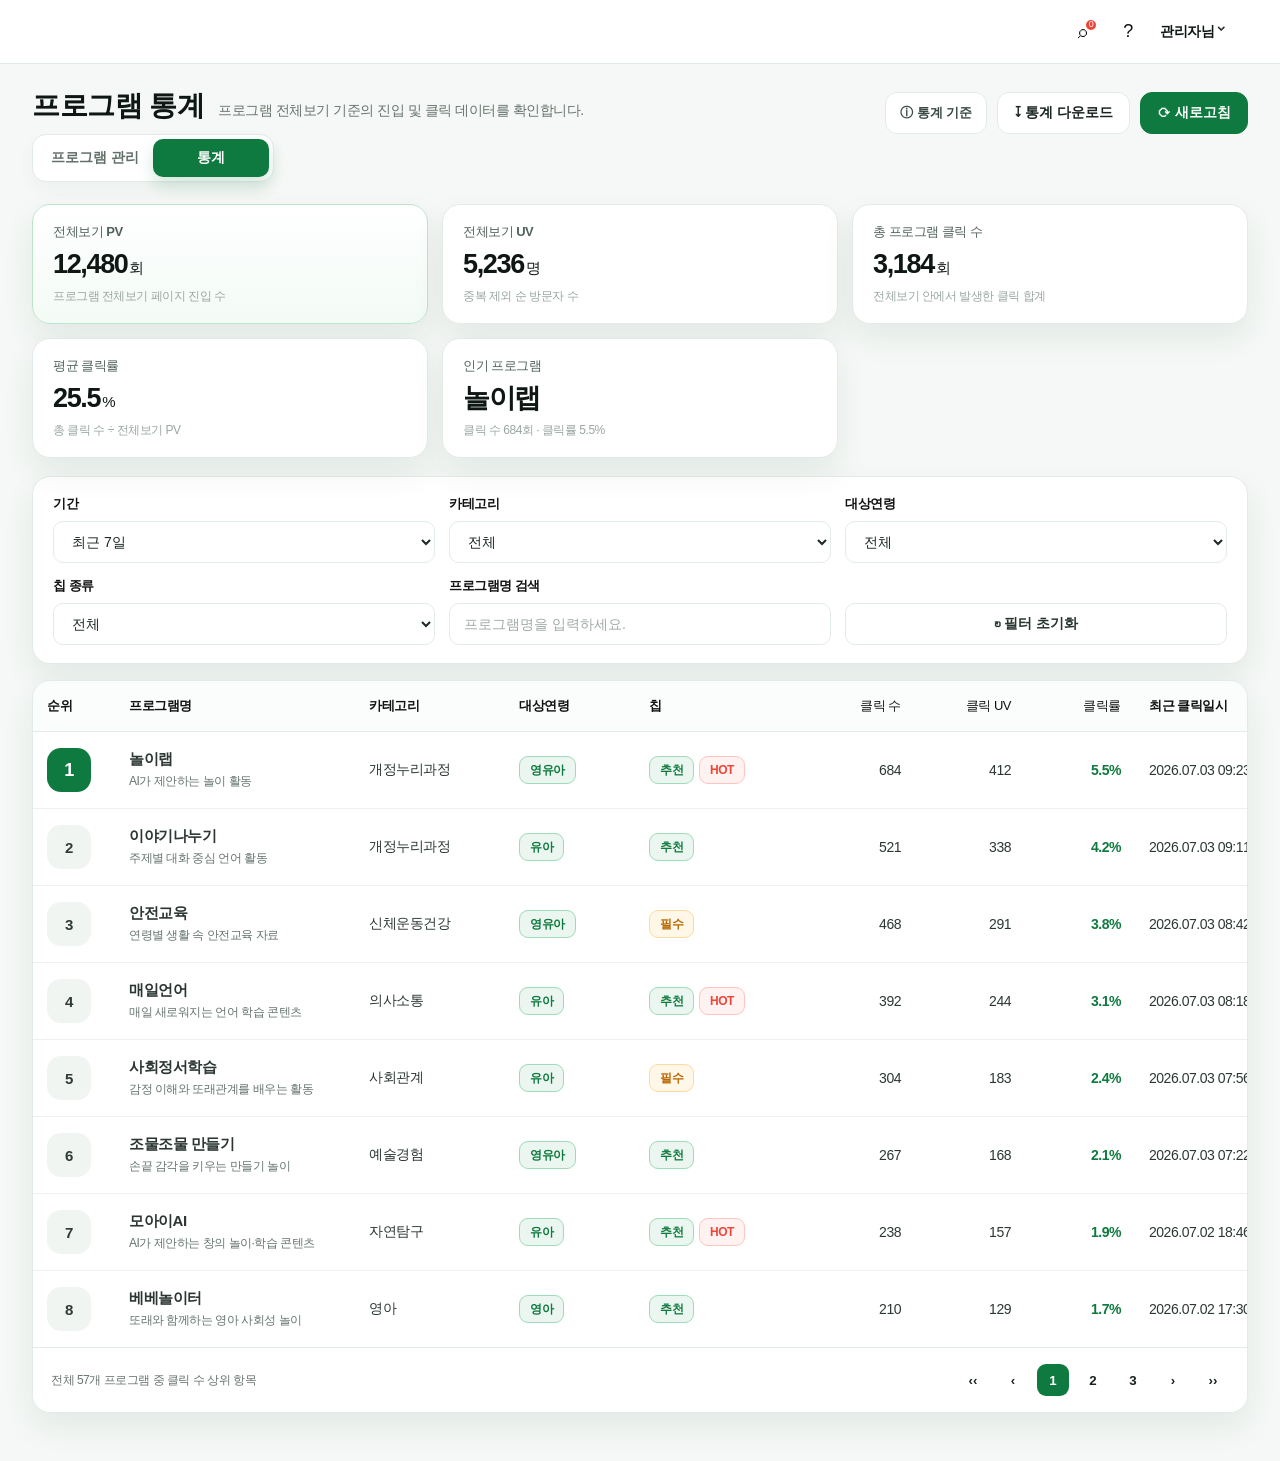
<file: gnb2/program_stats_only.html>
<!DOCTYPE html>
<html lang="ko">
<head>
  <meta charset="UTF-8" />
  <meta name="viewport" content="width=device-width, initial-scale=1.0" />
  <title>프로그램 통계</title>
  <style>
    :root {
      --green: #0f7a3f;
      --green-dark: #075c2c;
      --green-soft: #eaf6ef;
      --green-soft-2: #f3faf6;
      --border: #e3ebe6;
      --text: #0f1714;
      --sub: #68746e;
      --muted: #9aa7a1;
      --bg: #f5f8f6;
      --white: #fff;
      --red: #f04438;
      --orange: #f59e0b;
      --shadow: 0 14px 32px rgba(14, 59, 35, 0.08);
      --radius: 18px;
    }

    * {
      box-sizing: border-box;
    }

    body {
      margin: 0;
      font-family: -apple-system, BlinkMacSystemFont, "Segoe UI", "Pretendard", "Noto Sans KR", sans-serif;
      color: var(--text);
      background: var(--bg);
      letter-spacing: -0.03em;
      font-weight: 400;
    }

    button,
    input,
    select {
      font-family: inherit;
    }

    .topbar {
      height: 64px;
      background: var(--white);
      border-bottom: 1px solid var(--border);
      display: flex;
      align-items: center;
      justify-content: flex-end;
      padding: 0 56px;
      gap: 18px;
    }

    .top-icon {
      position: relative;
      width: 28px;
      height: 28px;
      border-radius: 50%;
      display: grid;
      place-items: center;
      color: #111;
      font-size: 18px;
    }

    .badge {
      position: absolute;
      top: 0;
      right: -2px;
      min-width: 14px;
      height: 14px;
      border-radius: 99px;
      background: var(--red);
      color: #fff;
      font-size: 9px;
      display: grid;
      place-items: center;
      border: 2px solid #fff;
      line-height: 1;
    }

    .user {
      display: flex;
      align-items: center;
      gap: 4px;
      font-weight: 800;
      font-size: 14px;
    }

    .page {
      padding: 34px 56px 56px;
      max-width: 1720px;
      margin: 0 auto;
    }

    .header {
      display: flex;
      align-items: flex-start;
      justify-content: space-between;
      gap: 24px;
      margin-bottom: 22px;
    }

    .title-area {
      display: flex;
      flex-direction: column;
      gap: 14px;
    }

    .title-row {
      display: flex;
      align-items: baseline;
      gap: 14px;
    }

    h1 {
      margin: 0;
      font-size: 28px;
      font-weight: 800;
      line-height: 1;
    }

    .desc {
      color: var(--sub);
      font-size: 14px;
      font-weight: 500;
    }

    .tabs {
      display: inline-flex;
      width: fit-content;
      padding: 4px;
      border: 1px solid var(--border);
      background: var(--white);
      border-radius: 14px;
      box-shadow: 0 8px 18px rgba(20, 60, 40, 0.04);
    }

    .tab {
      min-width: 116px;
      height: 38px;
      border: 0;
      border-radius: 10px;
      background: transparent;
      color: #617069;
      font-weight: 600;
      font-size: 14px;
      cursor: pointer;
    }

    .tab.active {
      background: var(--green);
      color: #fff;
      font-weight: 700;
      box-shadow: 0 8px 16px rgba(15, 122, 63, 0.18);
    }

    .header-actions {
      display: flex;
      gap: 10px;
      align-items: center;
    }

    .btn {
      height: 42px;
      border-radius: 12px;
      border: 1px solid var(--border);
      padding: 0 16px;
      background: #fff;
      color: #1a241f;
      font-weight: 600;
      font-size: 14px;
      display: inline-flex;
      align-items: center;
      gap: 8px;
      cursor: pointer;
    }

    .btn.green {
      border-color: var(--green);
      background: var(--green);
      color: #fff;
    }

    .info-wrap {
      position: relative;
    }

    .info-btn {
      height: 42px;
      border-radius: 12px;
      border: 1px solid var(--border);
      padding: 0 14px;
      background: #fff;
      color: #3a4a42;
      font-weight: 600;
      font-size: 13px;
      display: inline-flex;
      align-items: center;
      gap: 6px;
      cursor: pointer;
    }

    .info-btn:hover {
      background: #f7faf8;
    }

    .info-popover {
      position: absolute;
      top: 50px;
      right: 0;
      width: 320px;
      background: #fff;
      border: 1px solid var(--border);
      border-radius: 14px;
      box-shadow: 0 20px 44px rgba(14, 59, 35, 0.16);
      padding: 18px 20px;
      display: none;
      z-index: 30;
      text-align: left;
    }

    .info-popover.open {
      display: block;
    }

    .info-popover h3 {
      margin: 0 0 10px;
      font-size: 14px;
      font-weight: 800;
      color: #111;
    }

    .info-popover ul {
      margin: 0;
      padding-left: 18px;
      display: flex;
      flex-direction: column;
      gap: 8px;
    }

    .info-popover li {
      font-size: 12.5px;
      line-height: 1.5;
      color: #45524d;
      font-weight: 400;
    }

    .info-popover li b {
      color: #111;
      font-weight: 700;
    }

    .summary {
      display: grid;
      grid-template-columns: repeat(5, minmax(150px, 1fr));
      gap: 14px;
      margin-bottom: 18px;
    }

    .summary-card {
      min-height: 96px;
      background: var(--white);
      border: 1px solid var(--border);
      border-radius: var(--radius);
      box-shadow: var(--shadow);
      padding: 18px 20px;
      display: flex;
      flex-direction: column;
      justify-content: center;
      gap: 10px;
    }

    .summary-card .label {
      color: #53625b;
      font-size: 13px;
      font-weight: 550;
    }

    .summary-card .value {
      font-size: 27px;
      line-height: 1;
      font-weight: 850;
      letter-spacing: -0.05em;
    }

    .summary-card .value small {
      font-size: 15px;
      margin-left: 2px;
      font-weight: 500;
    }

    .summary-card .hint {
      color: var(--muted);
      font-size: 12px;
      font-weight: 450;
    }

    .summary-card.highlight {
      border-color: #bfe4cc;
      background: linear-gradient(180deg, #fff 0%, #f3fbf6 100%);
    }

    .filter {
      background: var(--white);
      border: 1px solid var(--border);
      border-radius: var(--radius);
      padding: 18px 20px;
      box-shadow: var(--shadow);
      margin-bottom: 16px;
    }

    .filter-grid {
      display: grid;
      grid-template-columns: 170px 170px 170px 170px minmax(260px, 1fr) 132px;
      gap: 14px;
      align-items: end;
    }

    .field label {
      display: block;
      margin-bottom: 8px;
      color: #111;
      font-size: 13px;
      font-weight: 600;
    }

    .field select,
    .field input {
      width: 100%;
      height: 42px;
      border: 1px solid var(--border);
      border-radius: 10px;
      background: #fff;
      padding: 0 14px;
      font-size: 14px;
      font-weight: 450;
      color: #1d2924;
      outline: none;
    }

    .field input::placeholder {
      color: #a0aaa5;
    }

    .reset {
      height: 42px;
      border: 1px solid var(--border);
      border-radius: 10px;
      background: #fff;
      color: #26352e;
      font-size: 14px;
      font-weight: 600;
      cursor: pointer;
    }

    .date-range-row {
      display: none;
      align-items: end;
      gap: 14px;
      margin-top: 14px;
      padding-top: 14px;
      border-top: 1px dashed var(--border);
    }

    .date-range-row.open {
      display: flex;
    }

    .date-range-row .field {
      width: 170px;
    }

    .table-card {
      background: var(--white);
      border: 1px solid var(--border);
      border-radius: var(--radius);
      overflow: hidden;
      box-shadow: var(--shadow);
    }

    table {
      width: 100%;
      border-collapse: collapse;
      table-layout: fixed;
    }

    thead {
      background: #fbfdfc;
      border-bottom: 1px solid var(--border);
    }

    th {
      padding: 16px 14px;
      text-align: left;
      color: #111;
      font-size: 13px;
      font-weight: 600;
      white-space: nowrap;
    }

    td {
      padding: 16px 14px;
      border-bottom: 1px solid #edf2ef;
      vertical-align: middle;
      font-size: 14px;
      font-weight: 450;
      color: #2c3733;
    }

    tbody tr:hover {
      background: #fbfefc;
    }

    tbody tr:last-child td {
      border-bottom: none;
    }

    .rank {
      width: 44px;
      height: 44px;
      border-radius: 14px;
      background: var(--green);
      color: #fff;
      display: grid;
      place-items: center;
      font-size: 18px;
      font-weight: 800;
    }

    .rank.plain {
      background: #f1f5f2;
      color: #2f3b35;
      font-size: 15px;
      font-weight: 700;
    }

    .program-name {
      font-weight: 700;
      font-size: 15px;
      margin-bottom: 4px;
    }

    .program-desc {
      color: #65746d;
      font-size: 12px;
      font-weight: 400;
      line-height: 1.35;
    }

    .chip {
      display: inline-flex;
      align-items: center;
      justify-content: center;
      min-width: 44px;
      height: 28px;
      padding: 0 10px;
      border-radius: 9px;
      font-size: 12px;
      font-weight: 600;
      border: 1px solid var(--border);
      background: #fff;
      color: #4e5c55;
      margin-right: 5px;
    }

    .chip.green {
      border-color: #9edbb8;
      background: var(--green-soft);
      color: var(--green);
    }

    .chip.red {
      border-color: #ffc5c0;
      background: #fff2f1;
      color: var(--red);
    }

    .chip.orange {
      border-color: #ffd9a0;
      background: #fff7e8;
      color: #b86600;
    }

    .num {
      text-align: right;
      font-variant-numeric: tabular-nums;
      font-weight: 450;
    }

    .rate {
      color: var(--green);
      font-weight: 800;
    }

    .muted {
      color: var(--sub);
      font-size: 12px;
      font-weight: 450;
    }

    .footer {
      display: flex;
      align-items: center;
      justify-content: space-between;
      padding: 16px 18px;
      border-top: 1px solid var(--border);
      background: #fff;
    }

    .pagination {
      display: flex;
      gap: 8px;
      align-items: center;
    }

    .page-num {
      min-width: 32px;
      height: 32px;
      border: 0;
      background: transparent;
      border-radius: 9px;
      color: #18231e;
      font-weight: 600;
      cursor: pointer;
    }

    .page-num.active {
      background: var(--green);
      color: #fff;
      font-weight: 700;
    }

    @media (max-width: 1300px) {
      .page {
        padding: 28px 32px 48px;
      }

      .summary {
        grid-template-columns: repeat(3, minmax(150px, 1fr));
      }

      .filter-grid {
        grid-template-columns: repeat(3, 1fr);
      }

      .reset {
        grid-column: span 1;
      }

      table {
        min-width: 1180px;
      }

      .table-card {
        overflow-x: auto;
      }
    }
  </style>
</head>
<body>
  <header class="topbar">
    <div class="top-icon">⌕<span class="badge">0</span></div>
    <div class="top-icon">?</div>
    <div class="user">관리자님 ˅</div>
  </header>

  <main class="page">
    <section class="header">
      <div class="title-area">
        <div class="title-row">
          <h1>프로그램 통계</h1>
          <span class="desc">프로그램 전체보기 기준의 진입 및 클릭 데이터를 확인합니다.</span>
        </div>

        <nav class="tabs" aria-label="프로그램 관리 탭">
          <button class="tab" onclick="location.href='program_admin.html'">프로그램 관리</button>
          <button class="tab active">통계</button>
        </nav>
      </div>

      <div class="header-actions">
        <div class="info-wrap">
          <button class="info-btn" id="infoBtn" type="button">ⓘ 통계 기준</button>
          <div class="info-popover" id="infoPopover">
            <h3>통계 기준 안내</h3>
            <ul>
              <li><b>전체보기 PV</b> · 프로그램 전체보기 페이지 진입 수</li>
              <li><b>전체보기 UV</b> · 프로그램 전체보기 페이지 순 방문자 수</li>
              <li><b>클릭 수</b> · 프로그램 전체보기 안에서 각 프로그램이 클릭된 횟수</li>
              <li><b>클릭 UV</b> · 해당 프로그램을 클릭한 순 사용자 수</li>
              <li><b>클릭률</b> · 해당 프로그램 클릭 수 ÷ 전체보기 PV</li>
              <li>검색/배너/직접 URL 등 다른 경로로 각 프로그램 페이지에 들어간 방문은 이 통계에 포함하지 않습니다.</li>
            </ul>
          </div>
        </div>
        <button class="btn">↧ 통계 다운로드</button>
        <button class="btn green">⟳ 새로고침</button>
      </div>
    </section>

    <section class="summary" aria-label="통계 요약">
      <div class="summary-card highlight">
        <div class="label">전체보기 PV</div>
        <div class="value">12,480<small>회</small></div>
        <div class="hint">프로그램 전체보기 페이지 진입 수</div>
      </div>
      <div class="summary-card">
        <div class="label">전체보기 UV</div>
        <div class="value">5,236<small>명</small></div>
        <div class="hint">중복 제외 순 방문자 수</div>
      </div>
      <div class="summary-card">
        <div class="label">총 프로그램 클릭 수</div>
        <div class="value">3,184<small>회</small></div>
        <div class="hint">전체보기 안에서 발생한 클릭 합계</div>
      </div>
      <div class="summary-card">
        <div class="label">평균 클릭률</div>
        <div class="value">25.5<small>%</small></div>
        <div class="hint">총 클릭 수 ÷ 전체보기 PV</div>
      </div>
      <div class="summary-card">
        <div class="label">인기 프로그램</div>
        <div class="value">놀이랩</div>
        <div class="hint">클릭 수 684회 · 클릭률 5.5%</div>
      </div>
    </section>

    <section class="filter">
      <div class="filter-grid">
        <div class="field">
          <label>기간</label>
          <select id="periodSelect">
            <option>최근 7일</option>
            <option>오늘</option>
            <option>최근 30일</option>
            <option>직접 선택</option>
          </select>
        </div>
        <div class="field">
          <label>카테고리</label>
          <select>
            <option>전체</option>
            <option>개정누리과정</option>
            <option>신체운동건강</option>
            <option>의사소통</option>
            <option>사회관계</option>
            <option>예술경험</option>
            <option>자연탐구</option>
            <option>영아</option>
          </select>
        </div>
        <div class="field">
          <label>대상연령</label>
          <select>
            <option>전체</option>
            <option>영아</option>
            <option>유아</option>
            <option>영유아</option>
          </select>
        </div>
        <div class="field">
          <label>칩 종류</label>
          <select>
            <option>전체</option>
            <option>추천</option>
            <option>필수</option>
            <option>HOT</option>
          </select>
        </div>
        <div class="field">
          <label>프로그램명 검색</label>
          <input type="text" placeholder="프로그램명을 입력하세요." />
        </div>
        <button class="reset">↻ 필터 초기화</button>
      </div>

      <div class="date-range-row" id="dateRangeRow">
        <div class="field">
          <label>시작일</label>
          <input type="date" id="dateFrom" />
        </div>
        <div class="field">
          <label>종료일</label>
          <input type="date" id="dateTo" />
        </div>
        <button class="btn green" id="dateApplyBtn" type="button">적용</button>
      </div>
    </section>

    <section class="table-card">
      <table>
        <colgroup>
          <col style="width: 82px" />
          <col style="width: 240px" />
          <col style="width: 150px" />
          <col style="width: 130px" />
          <col style="width: 170px" />
          <col style="width: 110px" />
          <col style="width: 110px" />
          <col style="width: 110px" />
          <col style="width: 150px" />
        </colgroup>
        <thead>
          <tr>
            <th>순위</th>
            <th>프로그램명</th>
            <th>카테고리</th>
            <th>대상연령</th>
            <th>칩</th>
            <th class="num">클릭 수</th>
            <th class="num">클릭 UV</th>
            <th class="num">클릭률</th>
            <th>최근 클릭일시</th>
          </tr>
        </thead>
        <tbody>
          <tr>
            <td><span class="rank">1</span></td>
            <td>
              <div class="program-name">놀이랩</div>
              <div class="program-desc">AI가 제안하는 놀이 활동</div>
            </td>
            <td>개정누리과정</td>
            <td><span class="chip green">영유아</span></td>
            <td><span class="chip green">추천</span><span class="chip red">HOT</span></td>
            <td class="num">684</td>
            <td class="num">412</td>
            <td class="num rate">5.5%</td>
            <td>2026.07.03 09:23</td>
          </tr>
          <tr>
            <td><span class="rank plain">2</span></td>
            <td>
              <div class="program-name">이야기나누기</div>
              <div class="program-desc">주제별 대화 중심 언어 활동</div>
            </td>
            <td>개정누리과정</td>
            <td><span class="chip green">유아</span></td>
            <td><span class="chip green">추천</span></td>
            <td class="num">521</td>
            <td class="num">338</td>
            <td class="num rate">4.2%</td>
            <td>2026.07.03 09:11</td>
          </tr>
          <tr>
            <td><span class="rank plain">3</span></td>
            <td>
              <div class="program-name">안전교육</div>
              <div class="program-desc">연령별 생활 속 안전교육 자료</div>
            </td>
            <td>신체운동건강</td>
            <td><span class="chip green">영유아</span></td>
            <td><span class="chip orange">필수</span></td>
            <td class="num">468</td>
            <td class="num">291</td>
            <td class="num rate">3.8%</td>
            <td>2026.07.03 08:42</td>
          </tr>
          <tr>
            <td><span class="rank plain">4</span></td>
            <td>
              <div class="program-name">매일언어</div>
              <div class="program-desc">매일 새로워지는 언어 학습 콘텐츠</div>
            </td>
            <td>의사소통</td>
            <td><span class="chip green">유아</span></td>
            <td><span class="chip green">추천</span><span class="chip red">HOT</span></td>
            <td class="num">392</td>
            <td class="num">244</td>
            <td class="num rate">3.1%</td>
            <td>2026.07.03 08:18</td>
          </tr>
          <tr>
            <td><span class="rank plain">5</span></td>
            <td>
              <div class="program-name">사회정서학습</div>
              <div class="program-desc">감정 이해와 또래관계를 배우는 활동</div>
            </td>
            <td>사회관계</td>
            <td><span class="chip green">유아</span></td>
            <td><span class="chip orange">필수</span></td>
            <td class="num">304</td>
            <td class="num">183</td>
            <td class="num rate">2.4%</td>
            <td>2026.07.03 07:56</td>
          </tr>
          <tr>
            <td><span class="rank plain">6</span></td>
            <td>
              <div class="program-name">조물조물 만들기</div>
              <div class="program-desc">손끝 감각을 키우는 만들기 놀이</div>
            </td>
            <td>예술경험</td>
            <td><span class="chip green">영유아</span></td>
            <td><span class="chip green">추천</span></td>
            <td class="num">267</td>
            <td class="num">168</td>
            <td class="num rate">2.1%</td>
            <td>2026.07.03 07:22</td>
          </tr>
          <tr>
            <td><span class="rank plain">7</span></td>
            <td>
              <div class="program-name">모아이AI</div>
              <div class="program-desc">AI가 제안하는 창의 놀이·학습 콘텐츠</div>
            </td>
            <td>자연탐구</td>
            <td><span class="chip green">유아</span></td>
            <td><span class="chip green">추천</span><span class="chip red">HOT</span></td>
            <td class="num">238</td>
            <td class="num">157</td>
            <td class="num rate">1.9%</td>
            <td>2026.07.02 18:46</td>
          </tr>
          <tr>
            <td><span class="rank plain">8</span></td>
            <td>
              <div class="program-name">베베놀이터</div>
              <div class="program-desc">또래와 함께하는 영아 사회성 놀이</div>
            </td>
            <td>영아</td>
            <td><span class="chip green">영아</span></td>
            <td><span class="chip green">추천</span></td>
            <td class="num">210</td>
            <td class="num">129</td>
            <td class="num rate">1.7%</td>
            <td>2026.07.02 17:30</td>
          </tr>
        </tbody>
      </table>

      <div class="footer">
        <span class="muted">전체 57개 프로그램 중 클릭 수 상위 항목</span>
        <div class="pagination">
          <button class="page-num">‹‹</button>
          <button class="page-num">‹</button>
          <button class="page-num active">1</button>
          <button class="page-num">2</button>
          <button class="page-num">3</button>
          <button class="page-num">›</button>
          <button class="page-num">››</button>
        </div>
      </div>
    </section>
  </main>

  <script>
    const infoBtn = document.getElementById('infoBtn');
    const infoPopover = document.getElementById('infoPopover');
    infoBtn.addEventListener('click', (e) => {
      e.stopPropagation();
      infoPopover.classList.toggle('open');
    });
    document.addEventListener('click', (e) => {
      if (!infoPopover.contains(e.target) && e.target !== infoBtn) {
        infoPopover.classList.remove('open');
      }
    });

    const periodSelect = document.getElementById('periodSelect');
    const dateRangeRow = document.getElementById('dateRangeRow');
    const dateFrom = document.getElementById('dateFrom');
    const dateTo = document.getElementById('dateTo');
    const dateApplyBtn = document.getElementById('dateApplyBtn');

    function syncDateRangeVisibility() {
      dateRangeRow.classList.toggle('open', periodSelect.value === '직접 선택');
    }
    periodSelect.addEventListener('change', syncDateRangeVisibility);
    syncDateRangeVisibility();

    dateApplyBtn.addEventListener('click', () => {
      if (!dateFrom.value || !dateTo.value) {
        alert('시작일과 종료일을 모두 선택해주세요.');
        return;
      }
      if (dateFrom.value > dateTo.value) {
        alert('시작일은 종료일보다 이후일 수 없습니다.');
        return;
      }
      // TODO: 선택한 기간(dateFrom.value ~ dateTo.value)으로 통계 데이터 재조회
    });
  </script>
</body>
</html>
</file>
